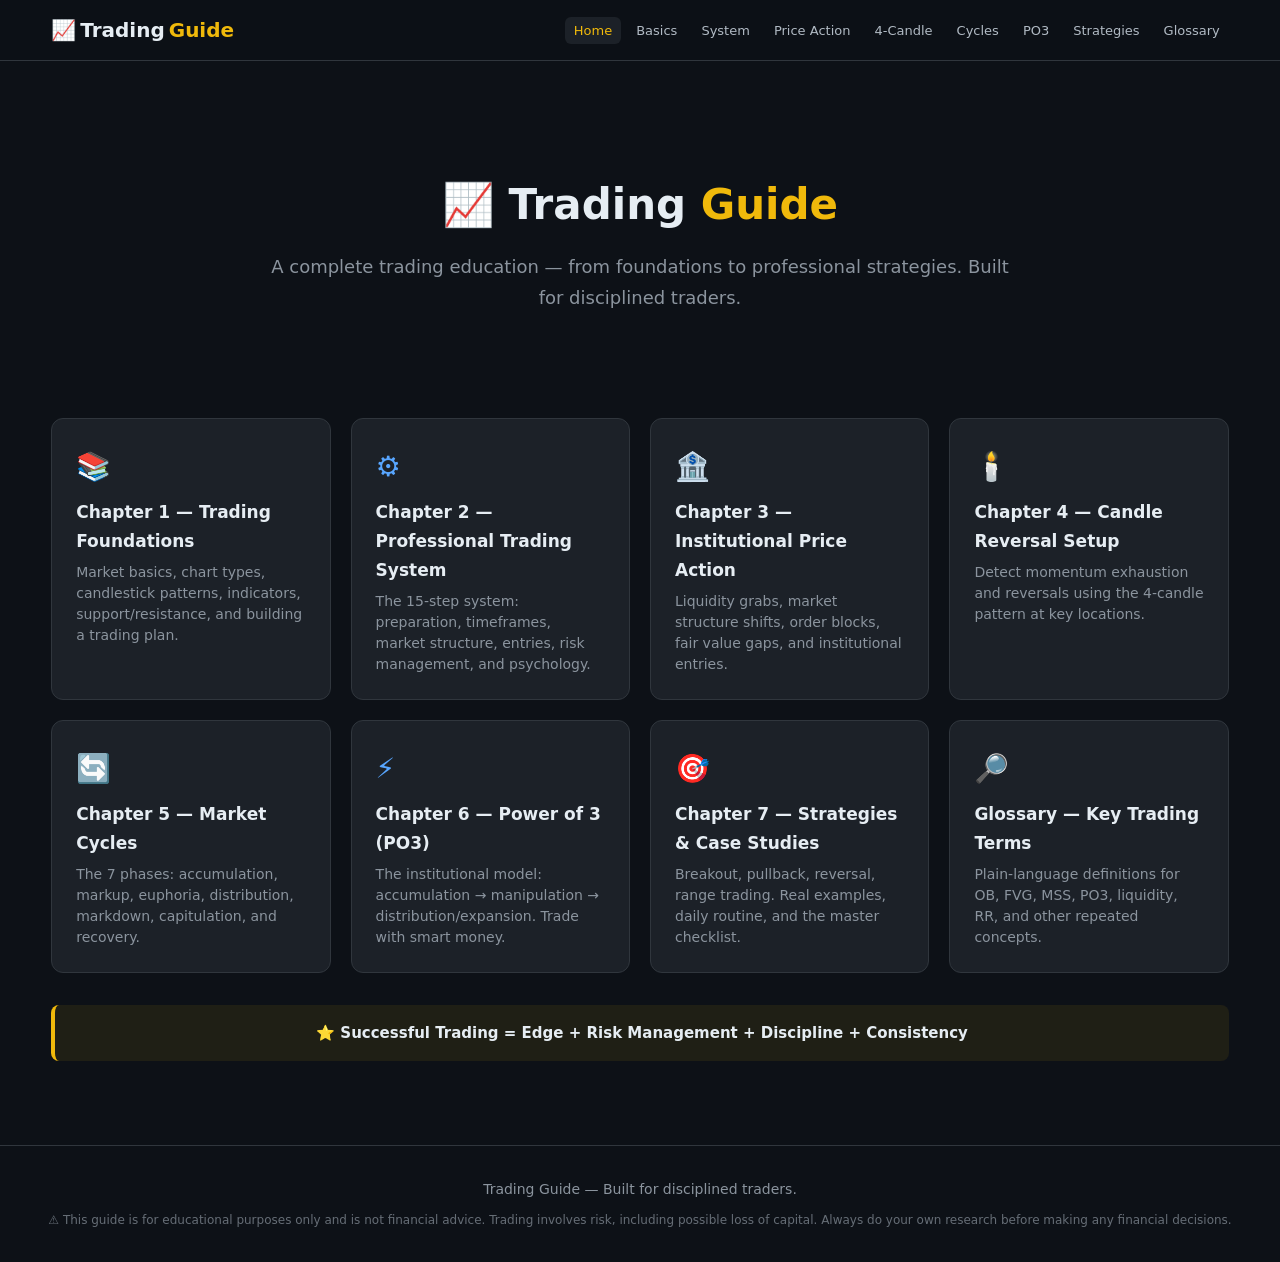
<file: index.html>
<!DOCTYPE html>
<html lang="en">
<head>
  <meta charset="UTF-8">
  <link rel="icon" type="image/svg+xml" href="favicon.svg">
  <meta name="viewport" content="width=device-width, initial-scale=1.0">
  <title>Trading Guide — Master the Market</title>
  <link rel="stylesheet" href="styles.css">
</head>
<body>

  <nav class="navbar">
    <div class="navbar-inner">
      <a href="index.html" class="nav-logo"><span aria-hidden="true">📈</span> Trading <span>Guide</span></a>
      <button class="nav-toggle" onclick="document.querySelector('.nav-links').classList.toggle('open')" aria-label="Toggle menu">
        <span></span><span></span><span></span>
      </button>
      <ul class="nav-links">
        <li><a href="index.html" class="active">Home</a></li>
        <li><a href="TradingGuidePage1/TradingGuidePage1.html">Basics</a></li>
        <li><a href="TradingGuidePage2/TradingGuidePage2.html">System</a></li>
        <li><a href="TradingGuidePage3/TradingGuidePage3.html">Price Action</a></li>
        <li><a href="TradingGuidePage4/TradingGuidePage4.html">4-Candle</a></li>
        <li><a href="TradingGuidePage5/TradingGuidePage5.html">Cycles</a></li>
        <li><a href="TradingGuidePage6/TradingGuidePage6.html">PO3</a></li>
        <li><a href="TradingGuidePage7/TradingGuidePage7.html">Strategies</a></li>
        <li><a href="glossary.html">Glossary</a></li>
      </ul>
    </div>
  </nav>

  <main class="main-content">

    <div class="hero">
      <h1>📈 Trading <span>Guide</span></h1>
      <p>A complete trading education — from foundations to professional strategies. Built for disciplined traders.</p>
    </div>

    <div class="chapter-grid">

      <a href="TradingGuidePage1/TradingGuidePage1.html" class="chapter-card">
        <div class="chapter-num">📚</div>
        <h3>Chapter 1 — Trading Foundations</h3>
        <p>Market basics, chart types, candlestick patterns, indicators, support/resistance, and building a trading plan.</p>
      </a>

      <a href="TradingGuidePage2/TradingGuidePage2.html" class="chapter-card">
        <div class="chapter-num">⚙️</div>
        <h3>Chapter 2 — Professional Trading System</h3>
        <p>The 15-step system: preparation, timeframes, market structure, entries, risk management, and psychology.</p>
      </a>

      <a href="TradingGuidePage3/TradingGuidePage3.html" class="chapter-card">
        <div class="chapter-num">🏦</div>
        <h3>Chapter 3 — Institutional Price Action</h3>
        <p>Liquidity grabs, market structure shifts, order blocks, fair value gaps, and institutional entries.</p>
      </a>

      <a href="TradingGuidePage4/TradingGuidePage4.html" class="chapter-card">
        <div class="chapter-num">🕯️</div>
        <h3>Chapter 4 — Candle Reversal Setup</h3>
        <p>Detect momentum exhaustion and reversals using the 4-candle pattern at key locations.</p>
      </a>

      <a href="TradingGuidePage5/TradingGuidePage5.html" class="chapter-card">
        <div class="chapter-num">🔄</div>
        <h3>Chapter 5 — Market Cycles</h3>
        <p>The 7 phases: accumulation, markup, euphoria, distribution, markdown, capitulation, and recovery.</p>
      </a>

      <a href="TradingGuidePage6/TradingGuidePage6.html" class="chapter-card">
        <div class="chapter-num">⚡</div>
        <h3>Chapter 6 — Power of 3 (PO3)</h3>
        <p>The institutional model: accumulation → manipulation → distribution/expansion. Trade with smart money.</p>
      </a>

      <a href="TradingGuidePage7/TradingGuidePage7.html" class="chapter-card">
        <div class="chapter-num">🎯</div>
        <h3>Chapter 7 — Strategies & Case Studies</h3>
        <p>Breakout, pullback, reversal, range trading. Real examples, daily routine, and the master checklist.</p>
      </a>

      <a href="glossary.html" class="chapter-card">
        <div class="chapter-num">🔎</div>
        <h3>Glossary — Key Trading Terms</h3>
        <p>Plain-language definitions for OB, FVG, MSS, PO3, liquidity, RR, and other repeated concepts.</p>
      </a>

    </div>

    <div class="callout callout-gold text-center feature-callout">
      <strong>⭐ Successful Trading = Edge + Risk Management + Discipline + Consistency</strong>
    </div>

  </main>

  <footer class="footer">
    <p>Trading Guide — Built for disciplined traders.</p>
    <p class="disclaimer">⚠ This guide is for educational purposes only and is not financial advice. Trading involves risk, including possible loss of capital. Always do your own research before making any financial decisions.</p>
  </footer>

</body>
</html>
</file>
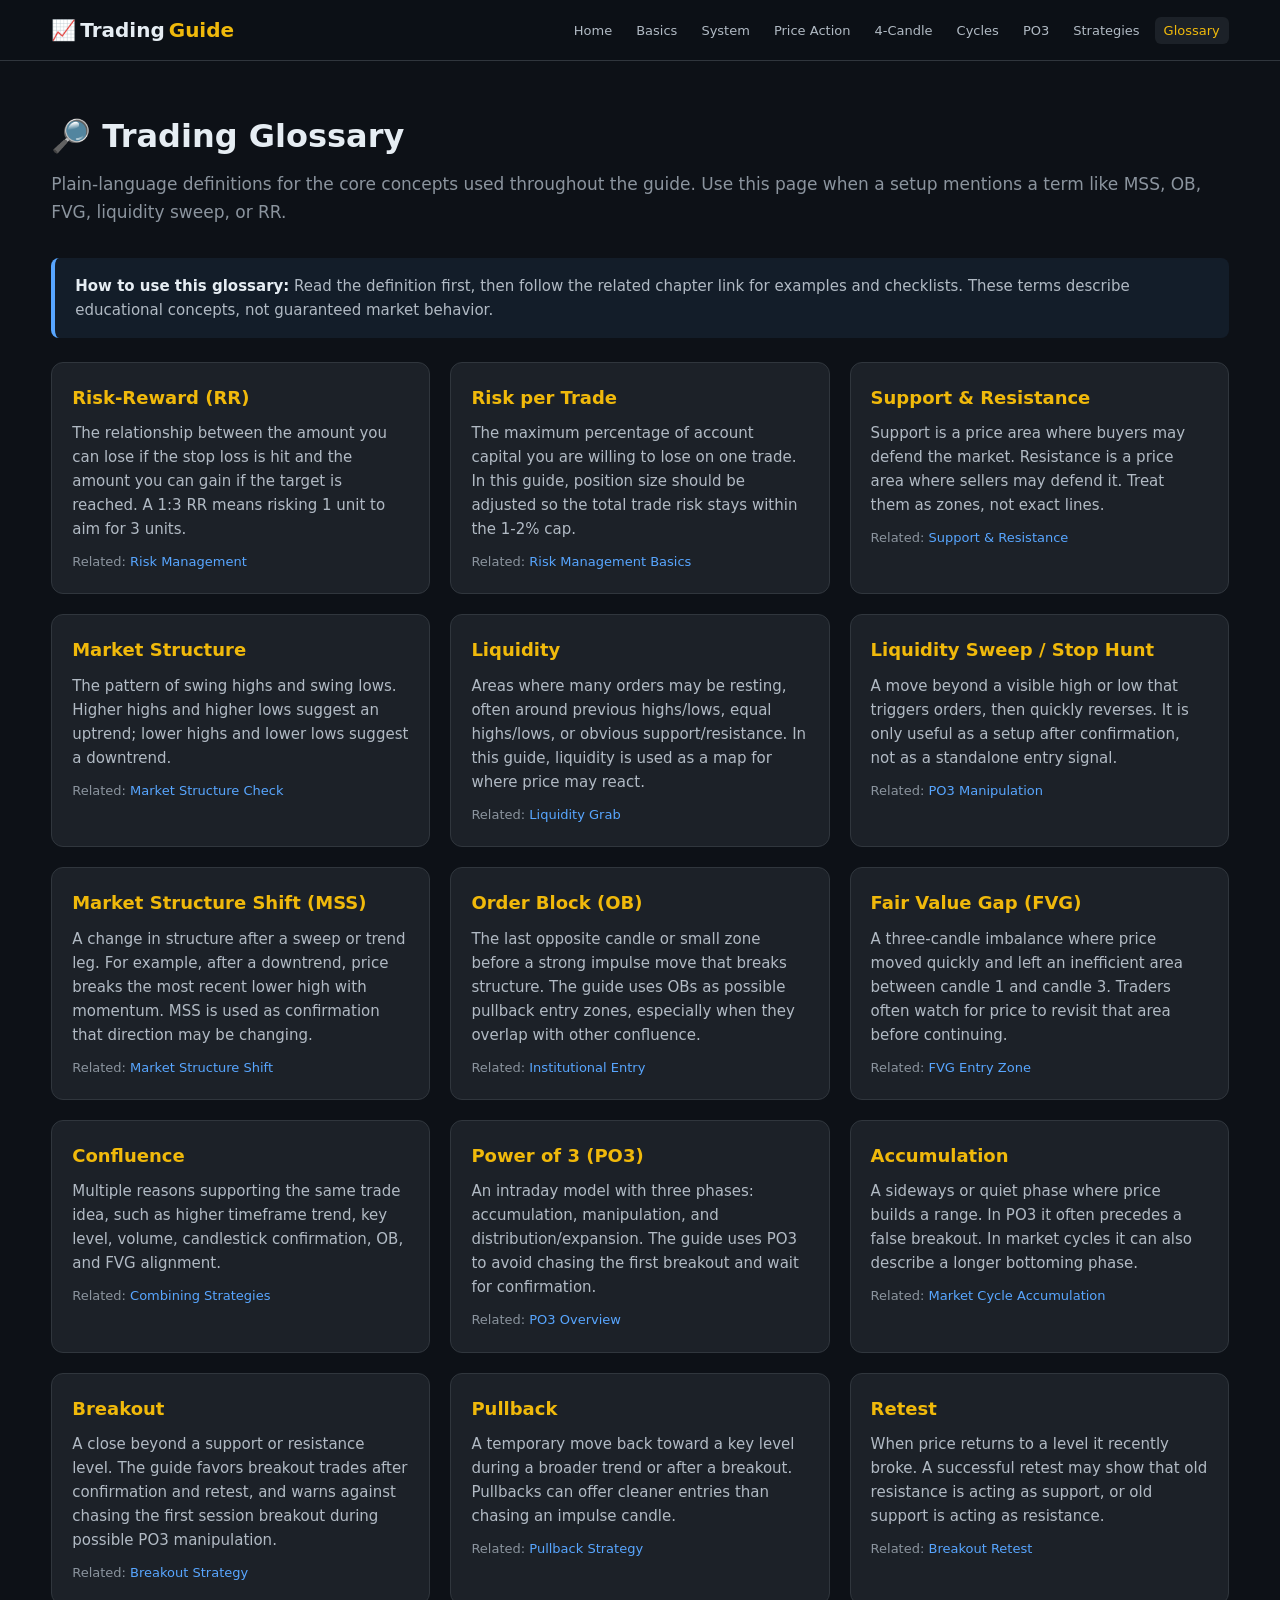
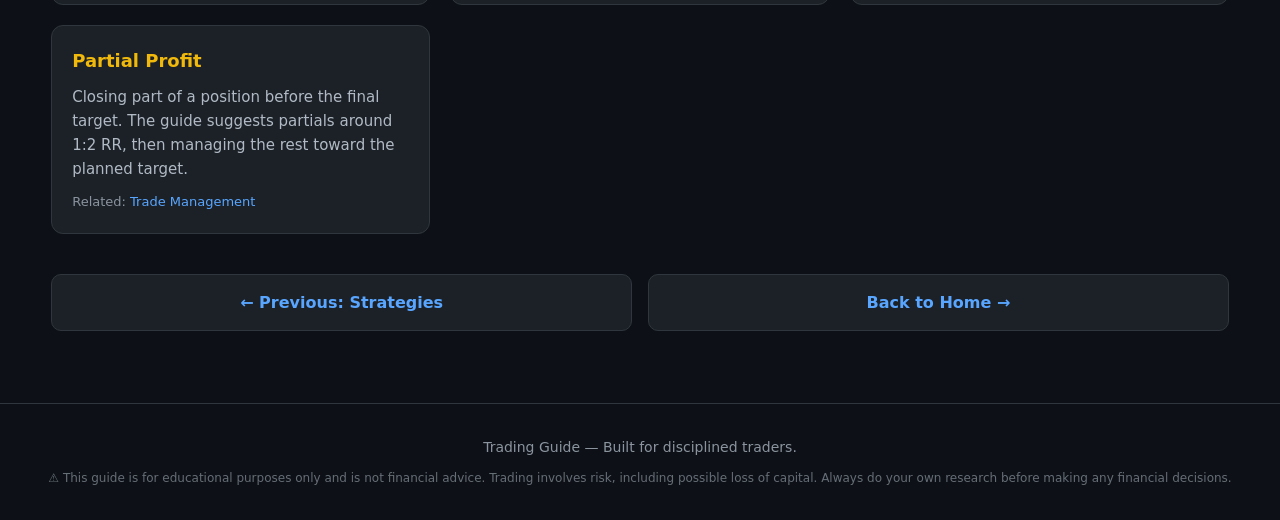
<file: glossary.html>
<!DOCTYPE html>
<html lang="en">
<head>
  <meta charset="UTF-8">
  <link rel="icon" type="image/svg+xml" href="favicon.svg">
  <meta name="viewport" content="width=device-width, initial-scale=1.0">
  <title>Trading Glossary — Trading Guide</title>
  <link rel="stylesheet" href="styles.css">
</head>
<body>

  <nav class="navbar">
    <div class="navbar-inner">
      <a href="index.html" class="nav-logo"><span aria-hidden="true">📈</span> Trading <span>Guide</span></a>
      <button class="nav-toggle" onclick="document.querySelector('.nav-links').classList.toggle('open')" aria-label="Toggle menu">
        <span></span><span></span><span></span>
      </button>
      <ul class="nav-links">
        <li><a href="index.html">Home</a></li>
        <li><a href="TradingGuidePage1/TradingGuidePage1.html">Basics</a></li>
        <li><a href="TradingGuidePage2/TradingGuidePage2.html">System</a></li>
        <li><a href="TradingGuidePage3/TradingGuidePage3.html">Price Action</a></li>
        <li><a href="TradingGuidePage4/TradingGuidePage4.html">4-Candle</a></li>
        <li><a href="TradingGuidePage5/TradingGuidePage5.html">Cycles</a></li>
        <li><a href="TradingGuidePage6/TradingGuidePage6.html">PO3</a></li>
        <li><a href="TradingGuidePage7/TradingGuidePage7.html">Strategies</a></li>
        <li><a href="glossary.html" class="active">Glossary</a></li>
      </ul>
    </div>
  </nav>

  <main class="main-content">

    <h1 class="page-title"><span aria-hidden="true">🔎</span> Trading Glossary</h1>
    <p class="page-subtitle">Plain-language definitions for the core concepts used throughout the guide. Use this page when a setup mentions a term like MSS, OB, FVG, liquidity sweep, or RR.</p>

    <div class="callout callout-blue mb-3">
      <strong>How to use this glossary:</strong> Read the definition first, then follow the related chapter link for examples and checklists. These terms describe educational concepts, not guaranteed market behavior.
    </div>

    <div class="glossary-grid">

      <article class="glossary-term" id="risk-reward">
        <h2>Risk-Reward (RR)</h2>
        <p>The relationship between the amount you can lose if the stop loss is hit and the amount you can gain if the target is reached. A 1:3 RR means risking 1 unit to aim for 3 units.</p>
        <span class="related">Related: <a href="TradingGuidePage2/TradingGuidePage2.html#risk">Risk Management</a></span>
      </article>

      <article class="glossary-term" id="risk-per-trade">
        <h2>Risk per Trade</h2>
        <p>The maximum percentage of account capital you are willing to lose on one trade. In this guide, position size should be adjusted so the total trade risk stays within the 1-2% cap.</p>
        <span class="related">Related: <a href="TradingGuidePage1/TradingGuidePage1.html#risk-management-basics">Risk Management Basics</a></span>
      </article>

      <article class="glossary-term" id="support-resistance">
        <h2>Support & Resistance</h2>
        <p>Support is a price area where buyers may defend the market. Resistance is a price area where sellers may defend it. Treat them as zones, not exact lines.</p>
        <span class="related">Related: <a href="TradingGuidePage1/TradingGuidePage1.html#support-resistance">Support & Resistance</a></span>
      </article>

      <article class="glossary-term" id="market-structure">
        <h2>Market Structure</h2>
        <p>The pattern of swing highs and swing lows. Higher highs and higher lows suggest an uptrend; lower highs and lower lows suggest a downtrend.</p>
        <span class="related">Related: <a href="TradingGuidePage2/TradingGuidePage2.html#structure">Market Structure Check</a></span>
      </article>

      <article class="glossary-term" id="liquidity">
        <h2>Liquidity</h2>
        <p>Areas where many orders may be resting, often around previous highs/lows, equal highs/lows, or obvious support/resistance. In this guide, liquidity is used as a map for where price may react.</p>
        <span class="related">Related: <a href="TradingGuidePage3/TradingGuidePage3.html#liquidity">Liquidity Grab</a></span>
      </article>

      <article class="glossary-term" id="liquidity-sweep">
        <h2>Liquidity Sweep / Stop Hunt</h2>
        <p>A move beyond a visible high or low that triggers orders, then quickly reverses. It is only useful as a setup after confirmation, not as a standalone entry signal.</p>
        <span class="related">Related: <a href="TradingGuidePage6/TradingGuidePage6.html#manipulation">PO3 Manipulation</a></span>
      </article>

      <article class="glossary-term" id="mss">
        <h2>Market Structure Shift (MSS)</h2>
        <p>A change in structure after a sweep or trend leg. For example, after a downtrend, price breaks the most recent lower high with momentum. MSS is used as confirmation that direction may be changing.</p>
        <span class="related">Related: <a href="TradingGuidePage3/TradingGuidePage3.html#mss">Market Structure Shift</a></span>
      </article>

      <article class="glossary-term" id="order-block">
        <h2>Order Block (OB)</h2>
        <p>The last opposite candle or small zone before a strong impulse move that breaks structure. The guide uses OBs as possible pullback entry zones, especially when they overlap with other confluence.</p>
        <span class="related">Related: <a href="TradingGuidePage3/TradingGuidePage3.html#entry">Institutional Entry</a></span>
      </article>

      <article class="glossary-term" id="fair-value-gap">
        <h2>Fair Value Gap (FVG)</h2>
        <p>A three-candle imbalance where price moved quickly and left an inefficient area between candle 1 and candle 3. Traders often watch for price to revisit that area before continuing.</p>
        <span class="related">Related: <a href="TradingGuidePage3/TradingGuidePage3.html#entry">FVG Entry Zone</a></span>
      </article>

      <article class="glossary-term" id="confluence">
        <h2>Confluence</h2>
        <p>Multiple reasons supporting the same trade idea, such as higher timeframe trend, key level, volume, candlestick confirmation, OB, and FVG alignment.</p>
        <span class="related">Related: <a href="TradingGuidePage7/TradingGuidePage7.html#combining">Combining Strategies</a></span>
      </article>

      <article class="glossary-term" id="po3">
        <h2>Power of 3 (PO3)</h2>
        <p>An intraday model with three phases: accumulation, manipulation, and distribution/expansion. The guide uses PO3 to avoid chasing the first breakout and wait for confirmation.</p>
        <span class="related">Related: <a href="TradingGuidePage6/TradingGuidePage6.html#overview">PO3 Overview</a></span>
      </article>

      <article class="glossary-term" id="accumulation">
        <h2>Accumulation</h2>
        <p>A sideways or quiet phase where price builds a range. In PO3 it often precedes a false breakout. In market cycles it can also describe a longer bottoming phase.</p>
        <span class="related">Related: <a href="TradingGuidePage5/TradingGuidePage5.html#phase1">Market Cycle Accumulation</a></span>
      </article>

      <article class="glossary-term" id="breakout">
        <h2>Breakout</h2>
        <p>A close beyond a support or resistance level. The guide favors breakout trades after confirmation and retest, and warns against chasing the first session breakout during possible PO3 manipulation.</p>
        <span class="related">Related: <a href="TradingGuidePage7/TradingGuidePage7.html#breakout">Breakout Strategy</a></span>
      </article>

      <article class="glossary-term" id="pullback">
        <h2>Pullback</h2>
        <p>A temporary move back toward a key level during a broader trend or after a breakout. Pullbacks can offer cleaner entries than chasing an impulse candle.</p>
        <span class="related">Related: <a href="TradingGuidePage7/TradingGuidePage7.html#pullback">Pullback Strategy</a></span>
      </article>

      <article class="glossary-term" id="retest">
        <h2>Retest</h2>
        <p>When price returns to a level it recently broke. A successful retest may show that old resistance is acting as support, or old support is acting as resistance.</p>
        <span class="related">Related: <a href="TradingGuidePage7/TradingGuidePage7.html#breakout">Breakout Retest</a></span>
      </article>

      <article class="glossary-term" id="partials">
        <h2>Partial Profit</h2>
        <p>Closing part of a position before the final target. The guide suggests partials around 1:2 RR, then managing the rest toward the planned target.</p>
        <span class="related">Related: <a href="TradingGuidePage2/TradingGuidePage2.html#management">Trade Management</a></span>
      </article>

    </div>

    <div class="page-nav">
      <a href="TradingGuidePage7/TradingGuidePage7.html">← Previous: Strategies</a>
      <a href="index.html">Back to Home →</a>
    </div>

  </main>

  <footer class="footer">
    <p>Trading Guide — Built for disciplined traders.</p>
    <p class="disclaimer">⚠ This guide is for educational purposes only and is not financial advice. Trading involves risk, including possible loss of capital. Always do your own research before making any financial decisions.</p>
  </footer>

</body>
</html>
</file>
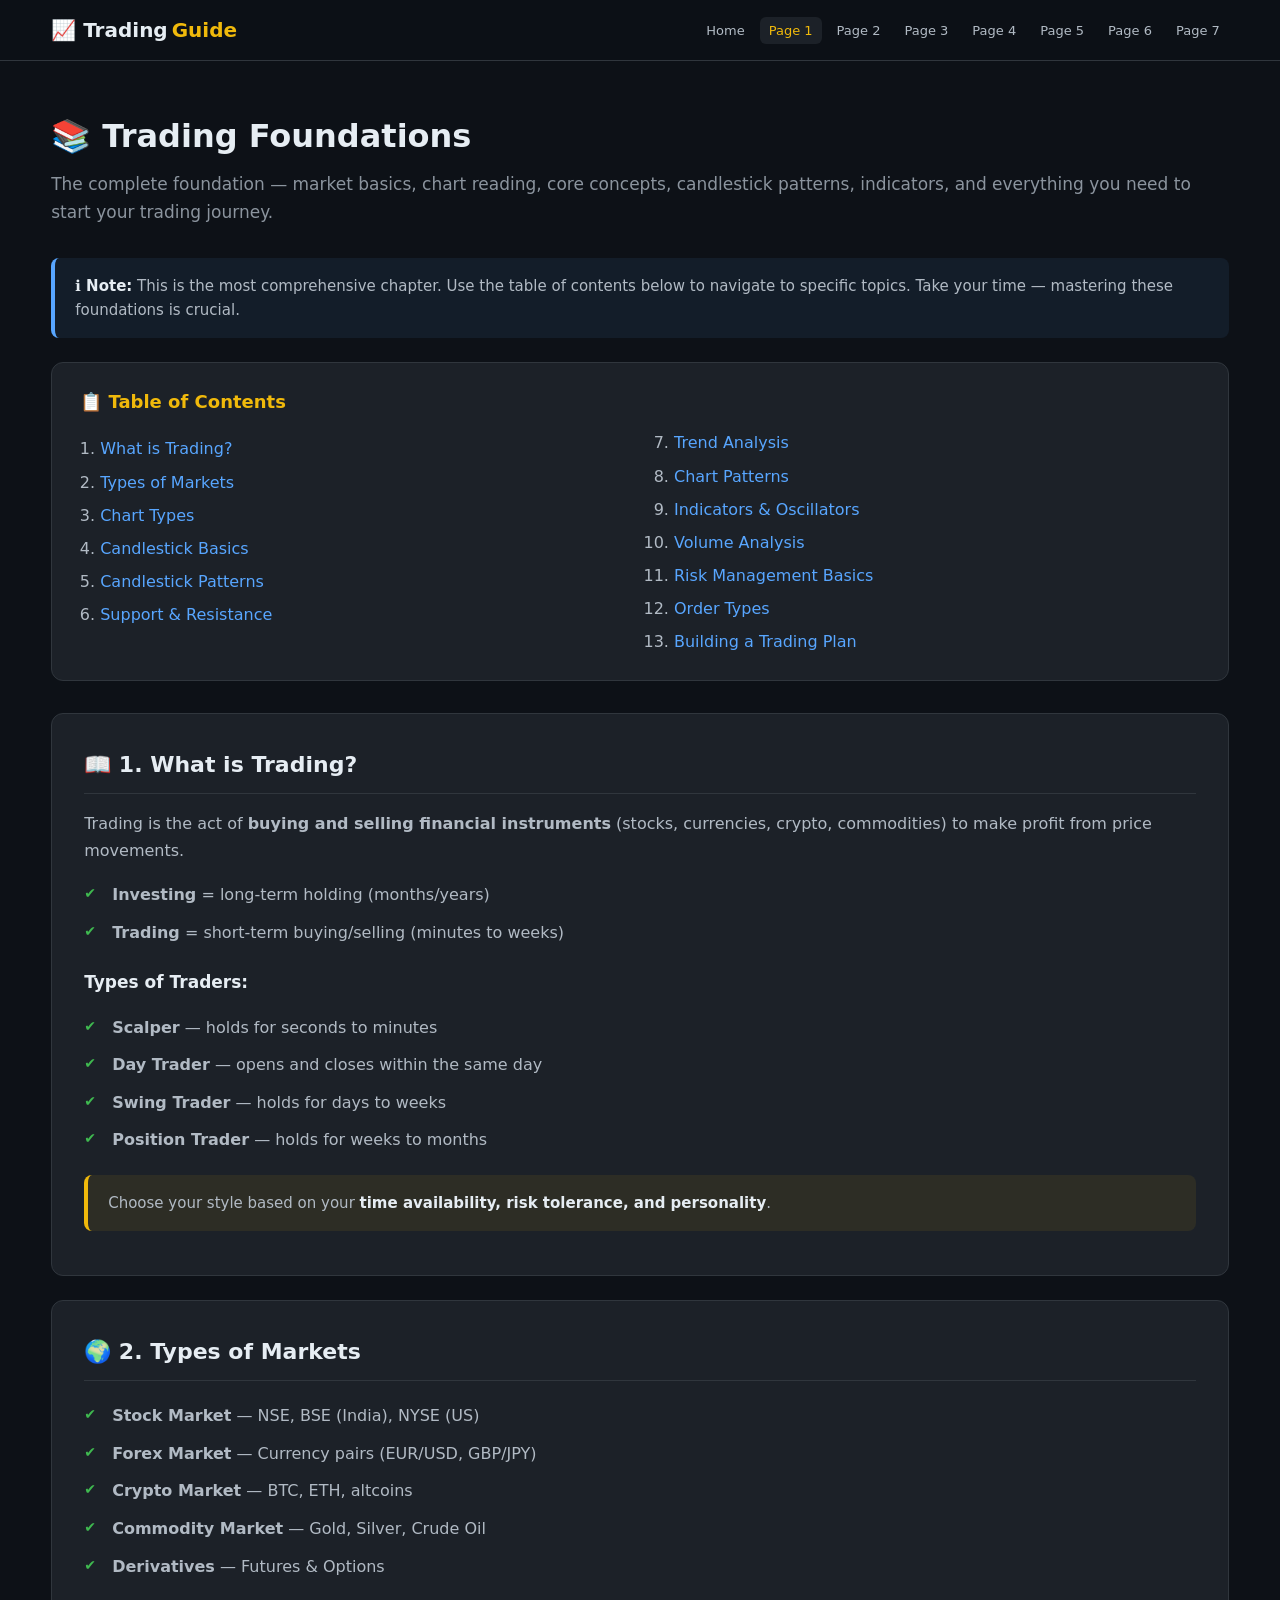
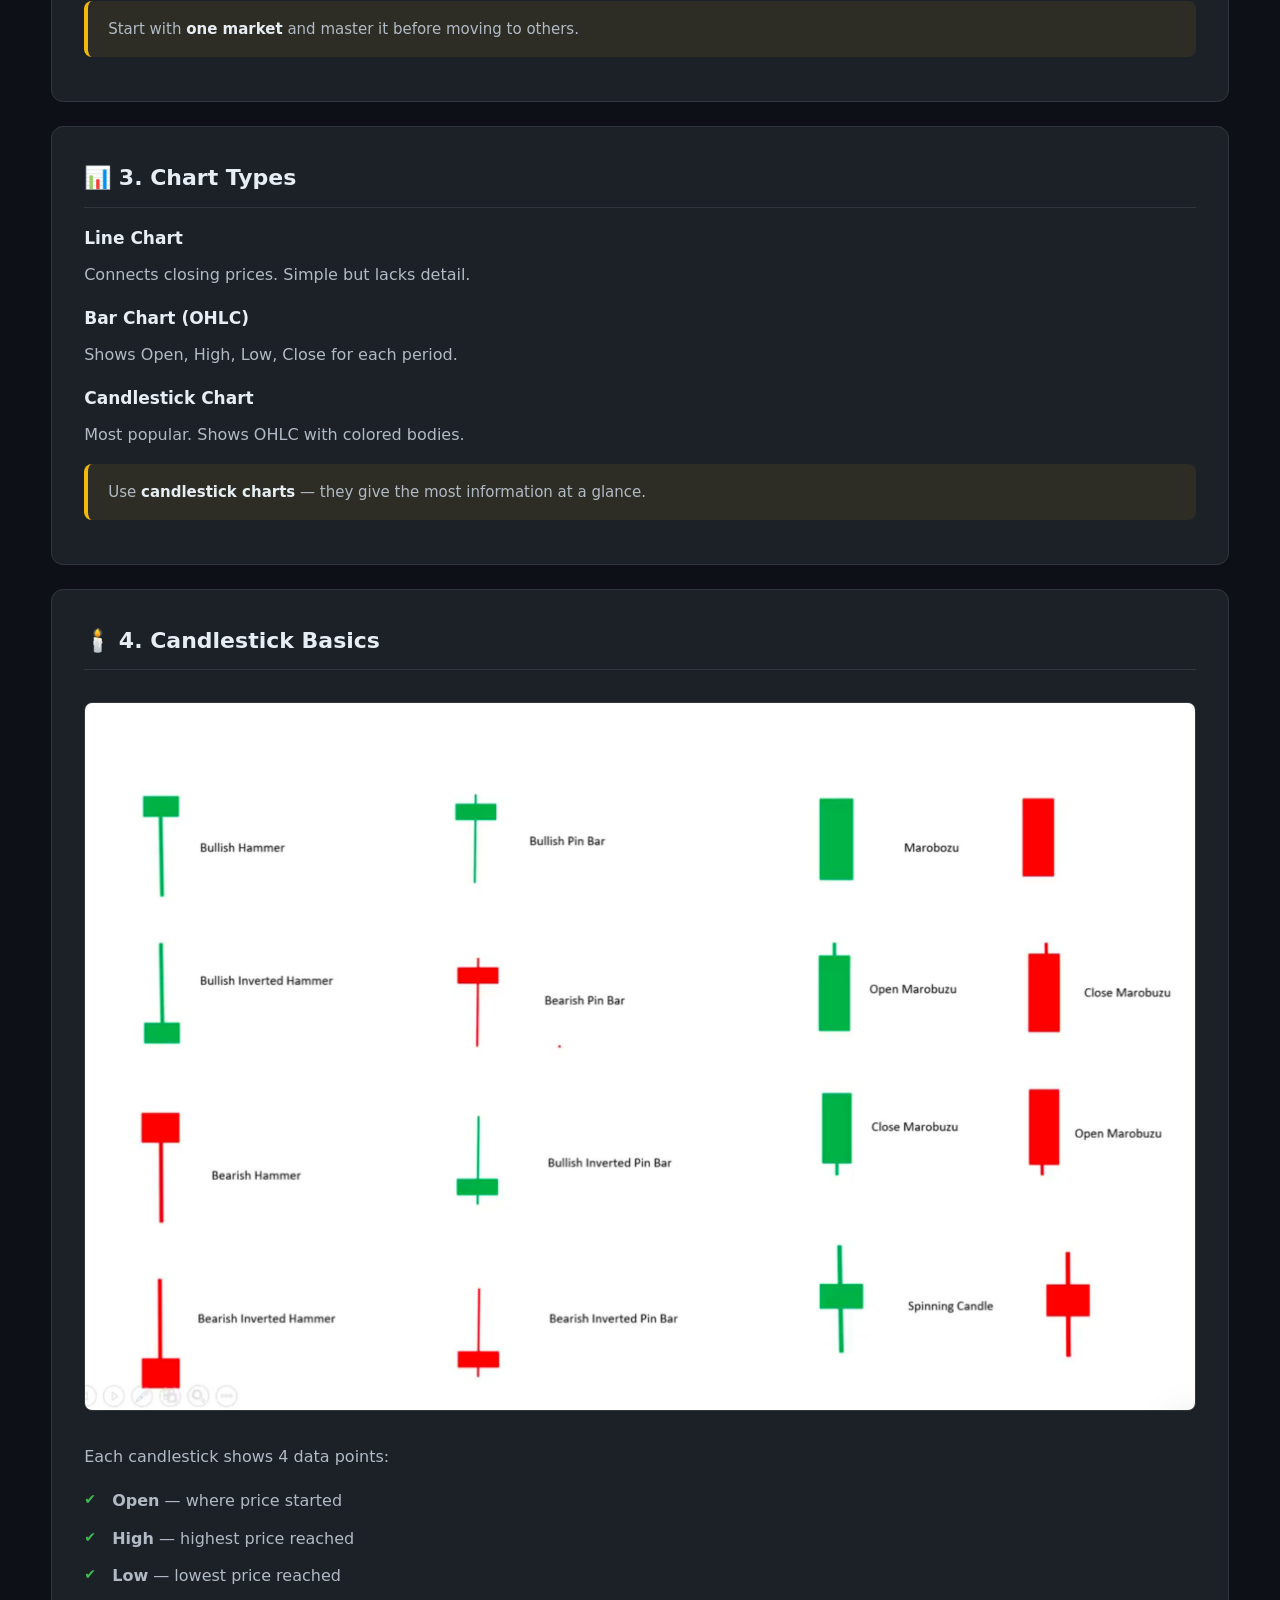
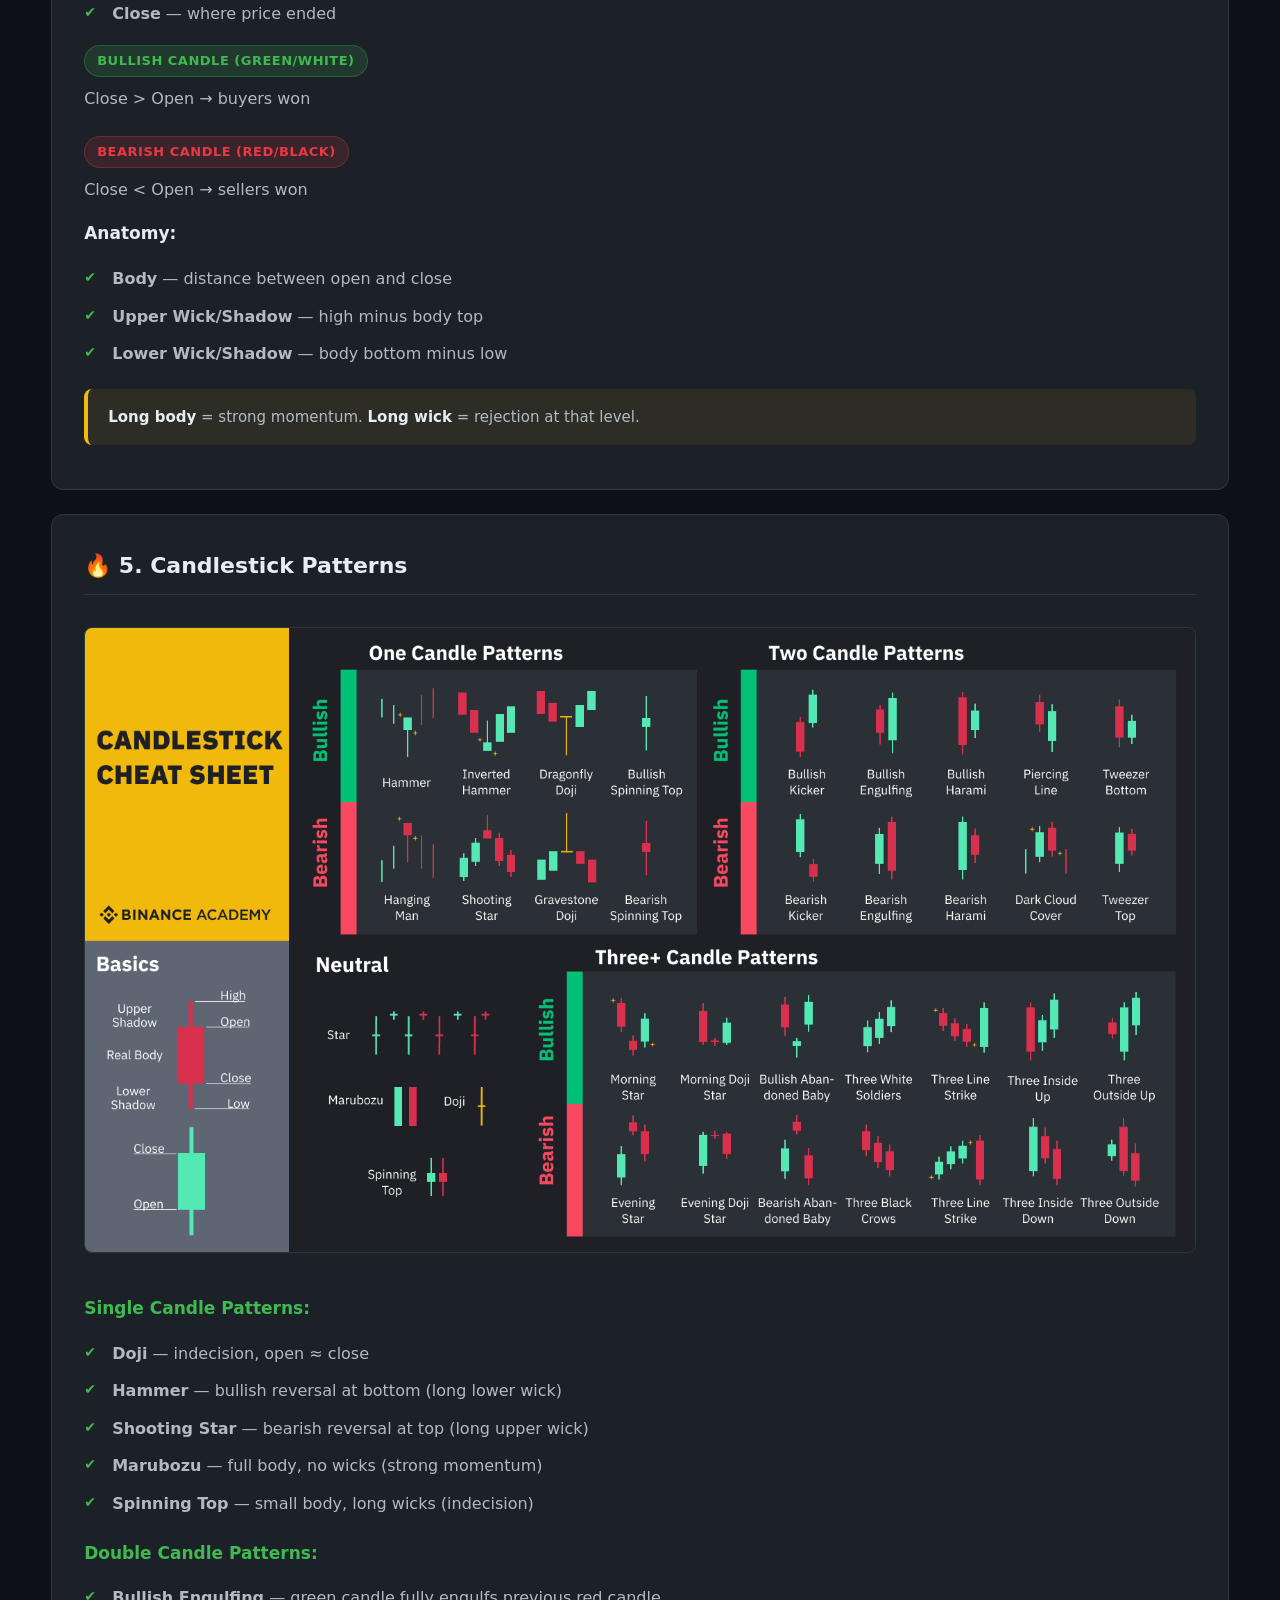
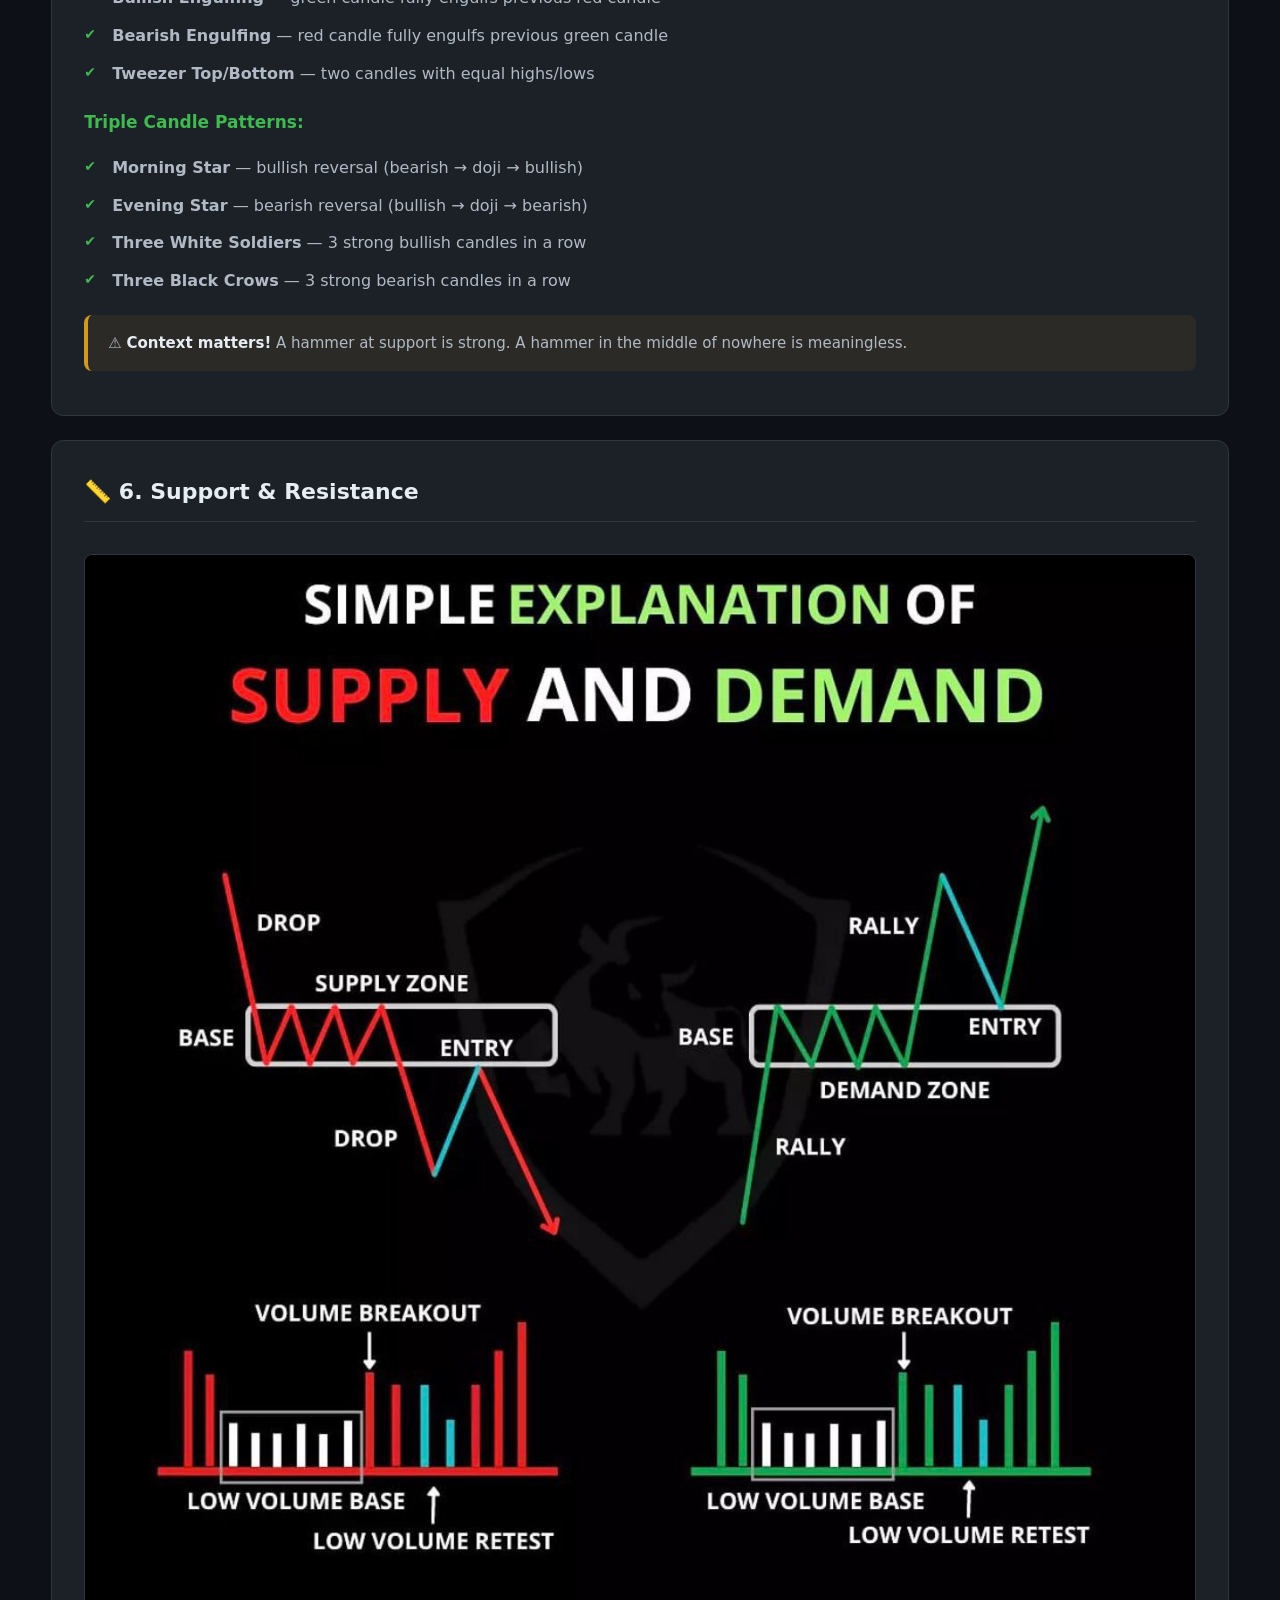
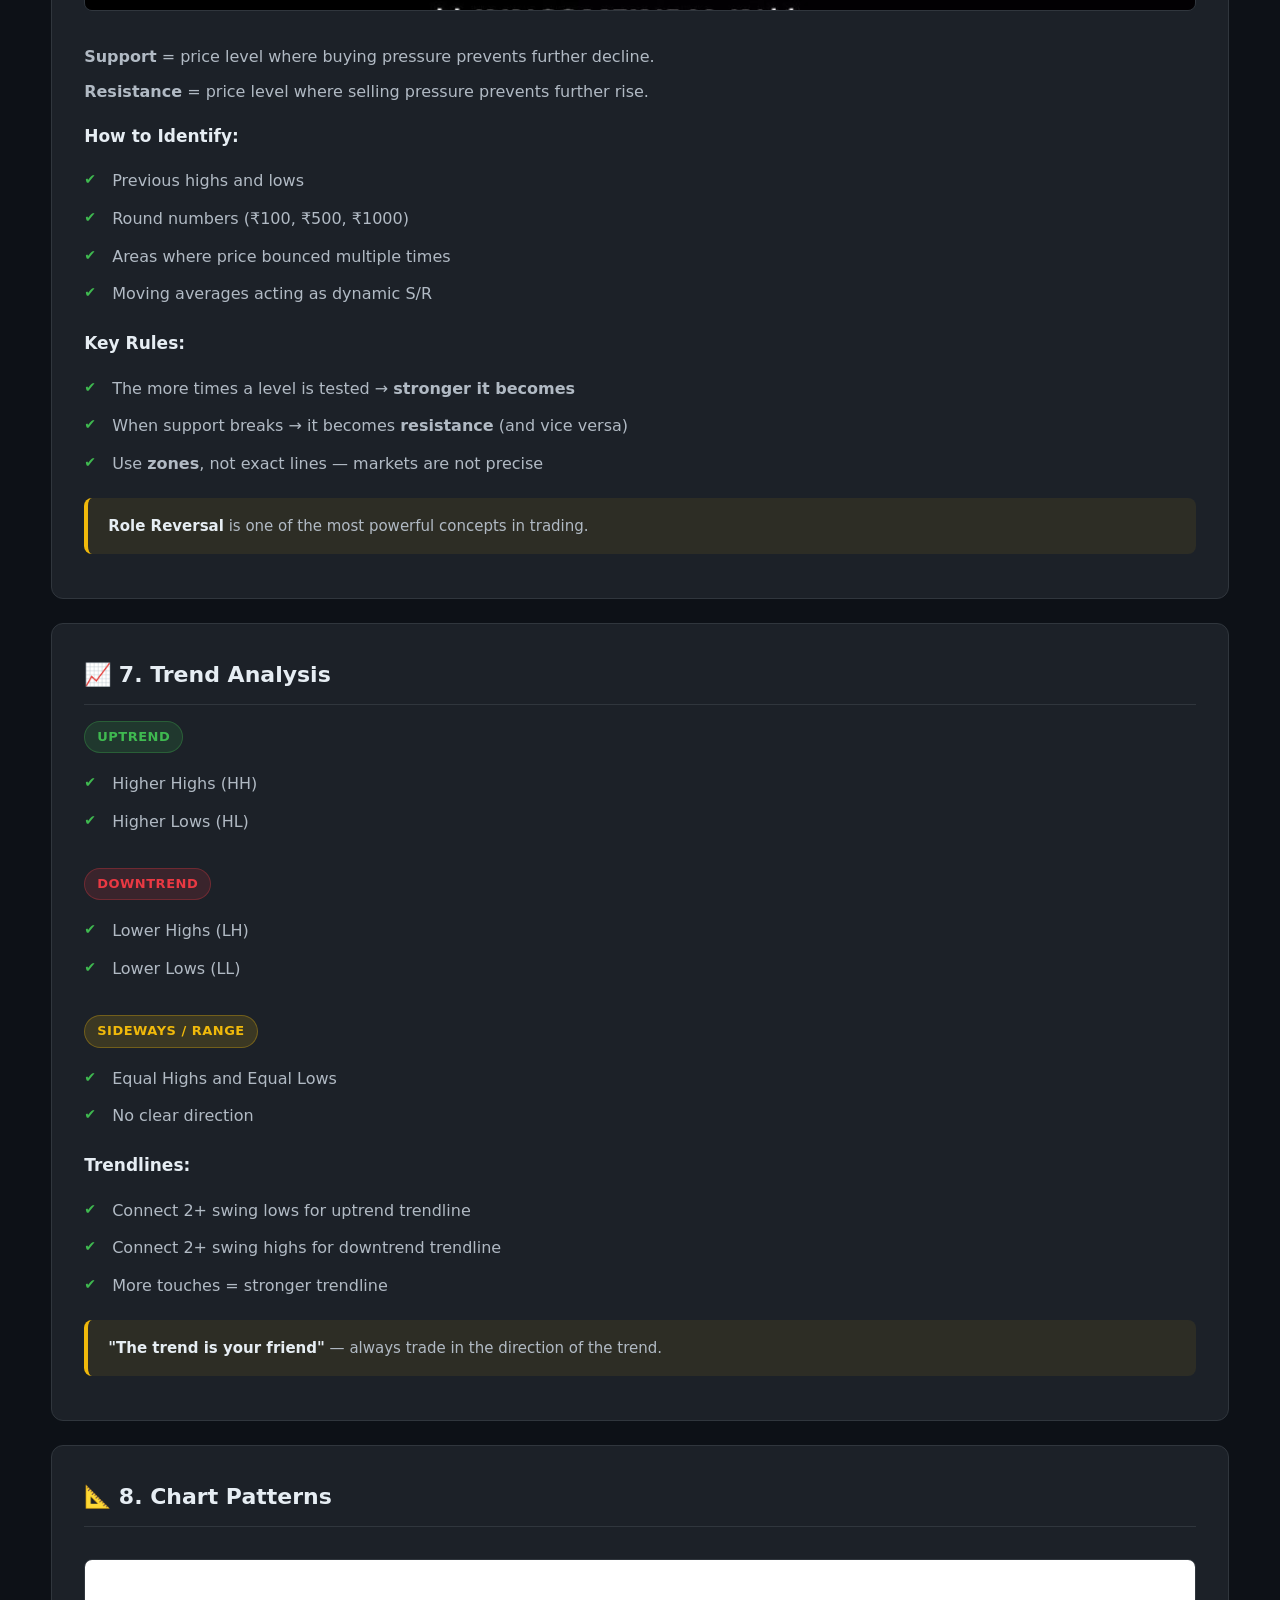
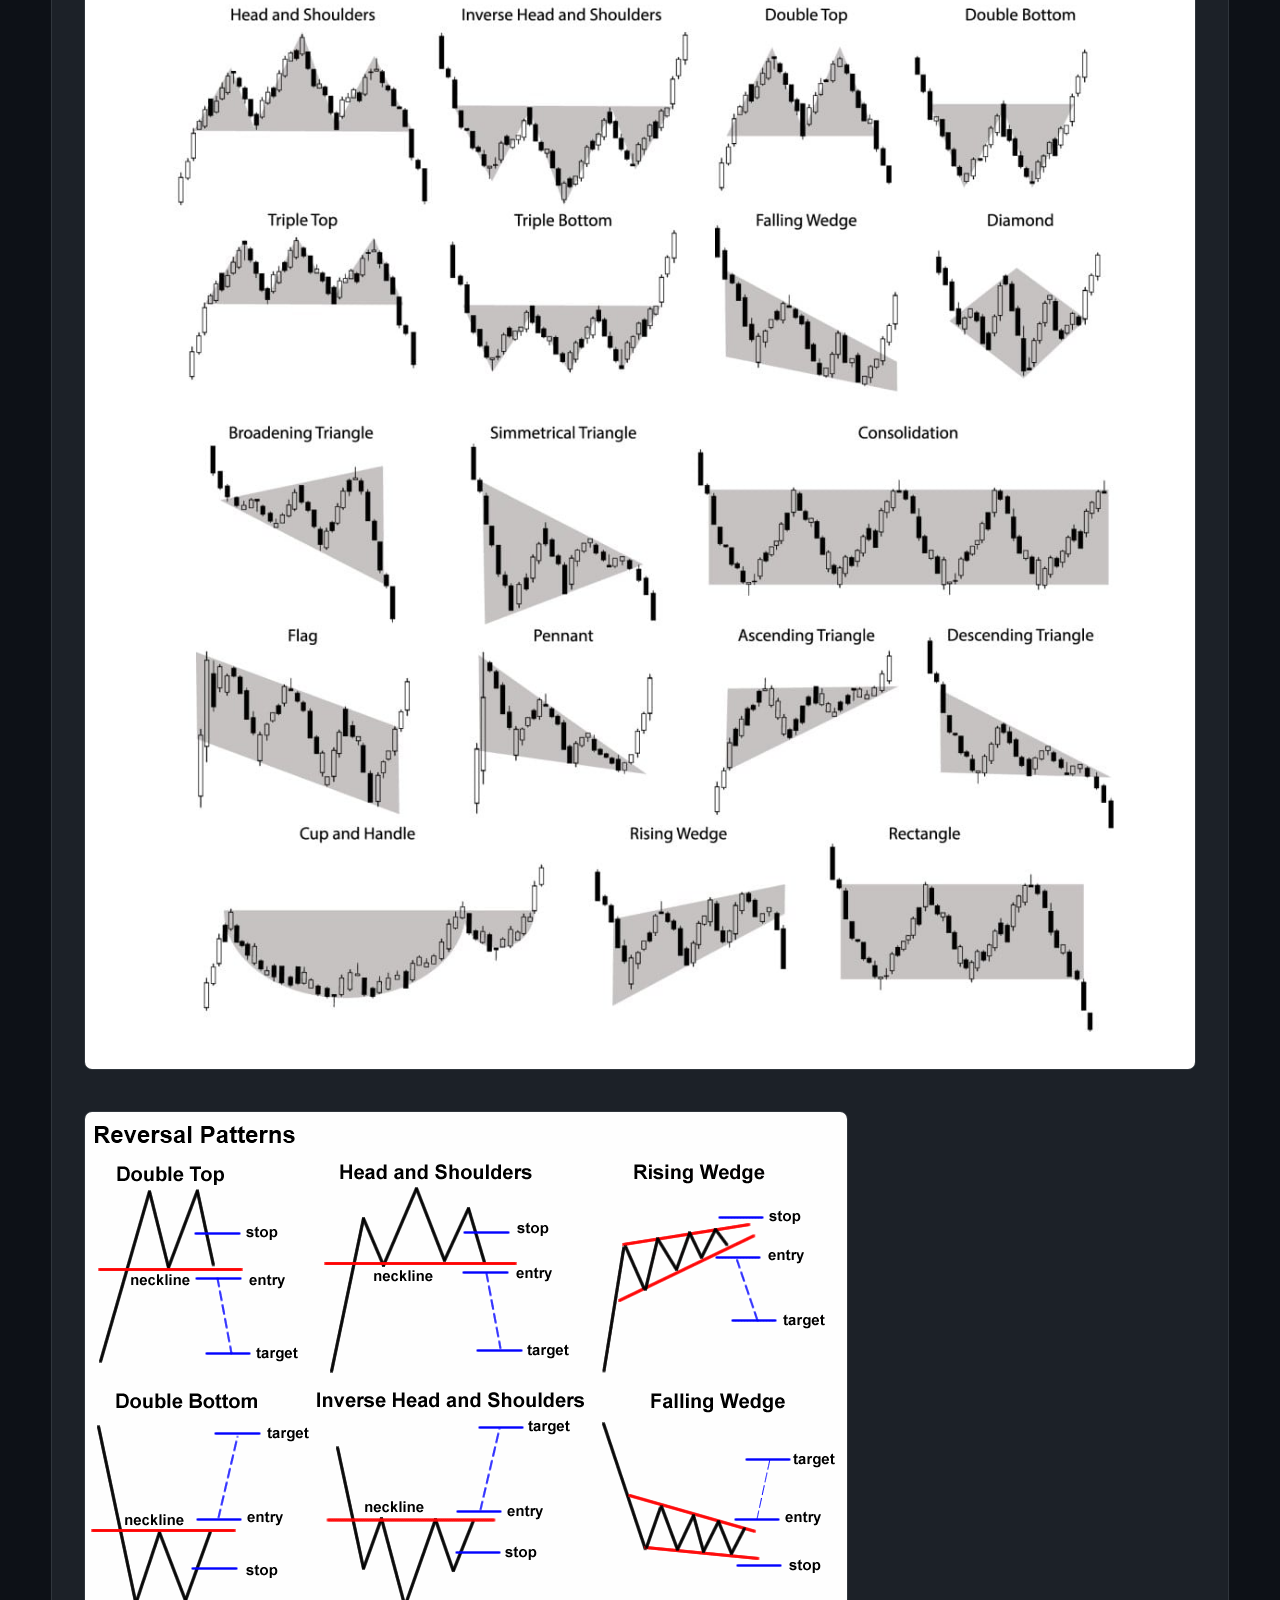
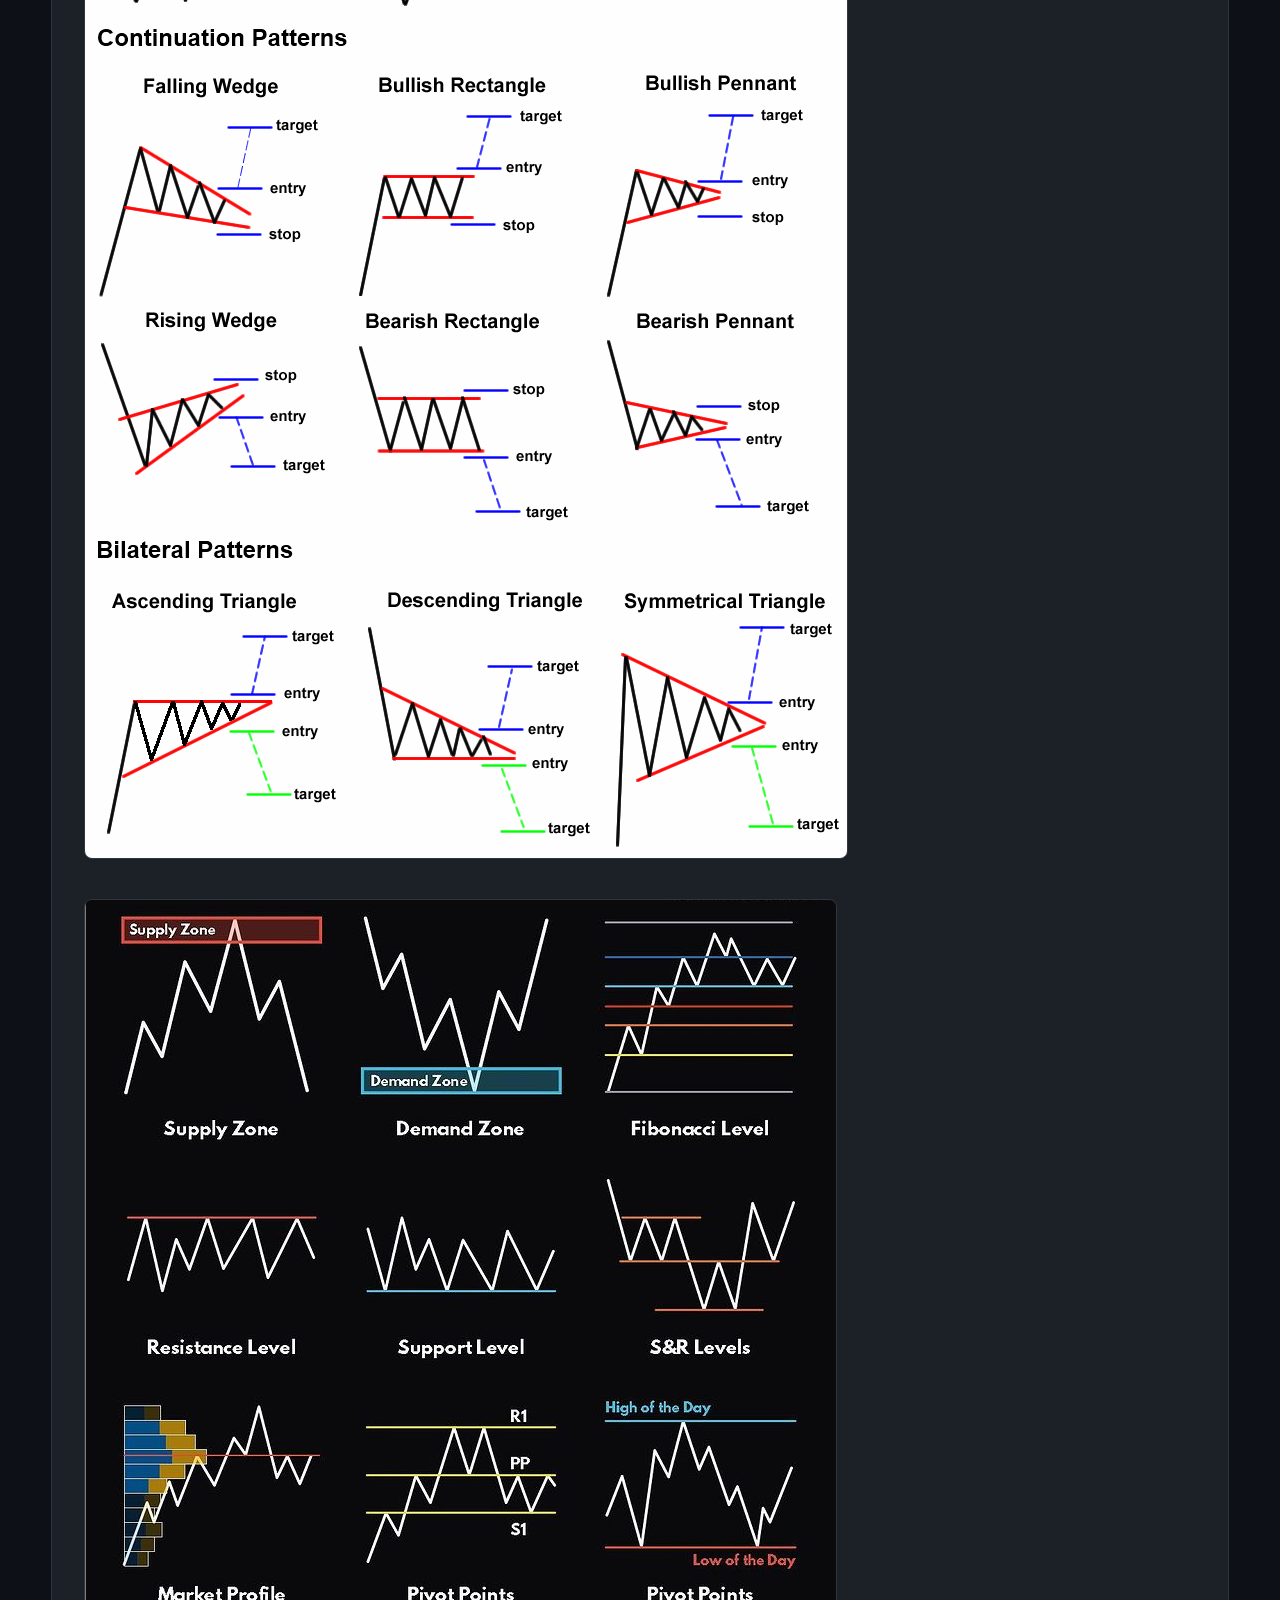
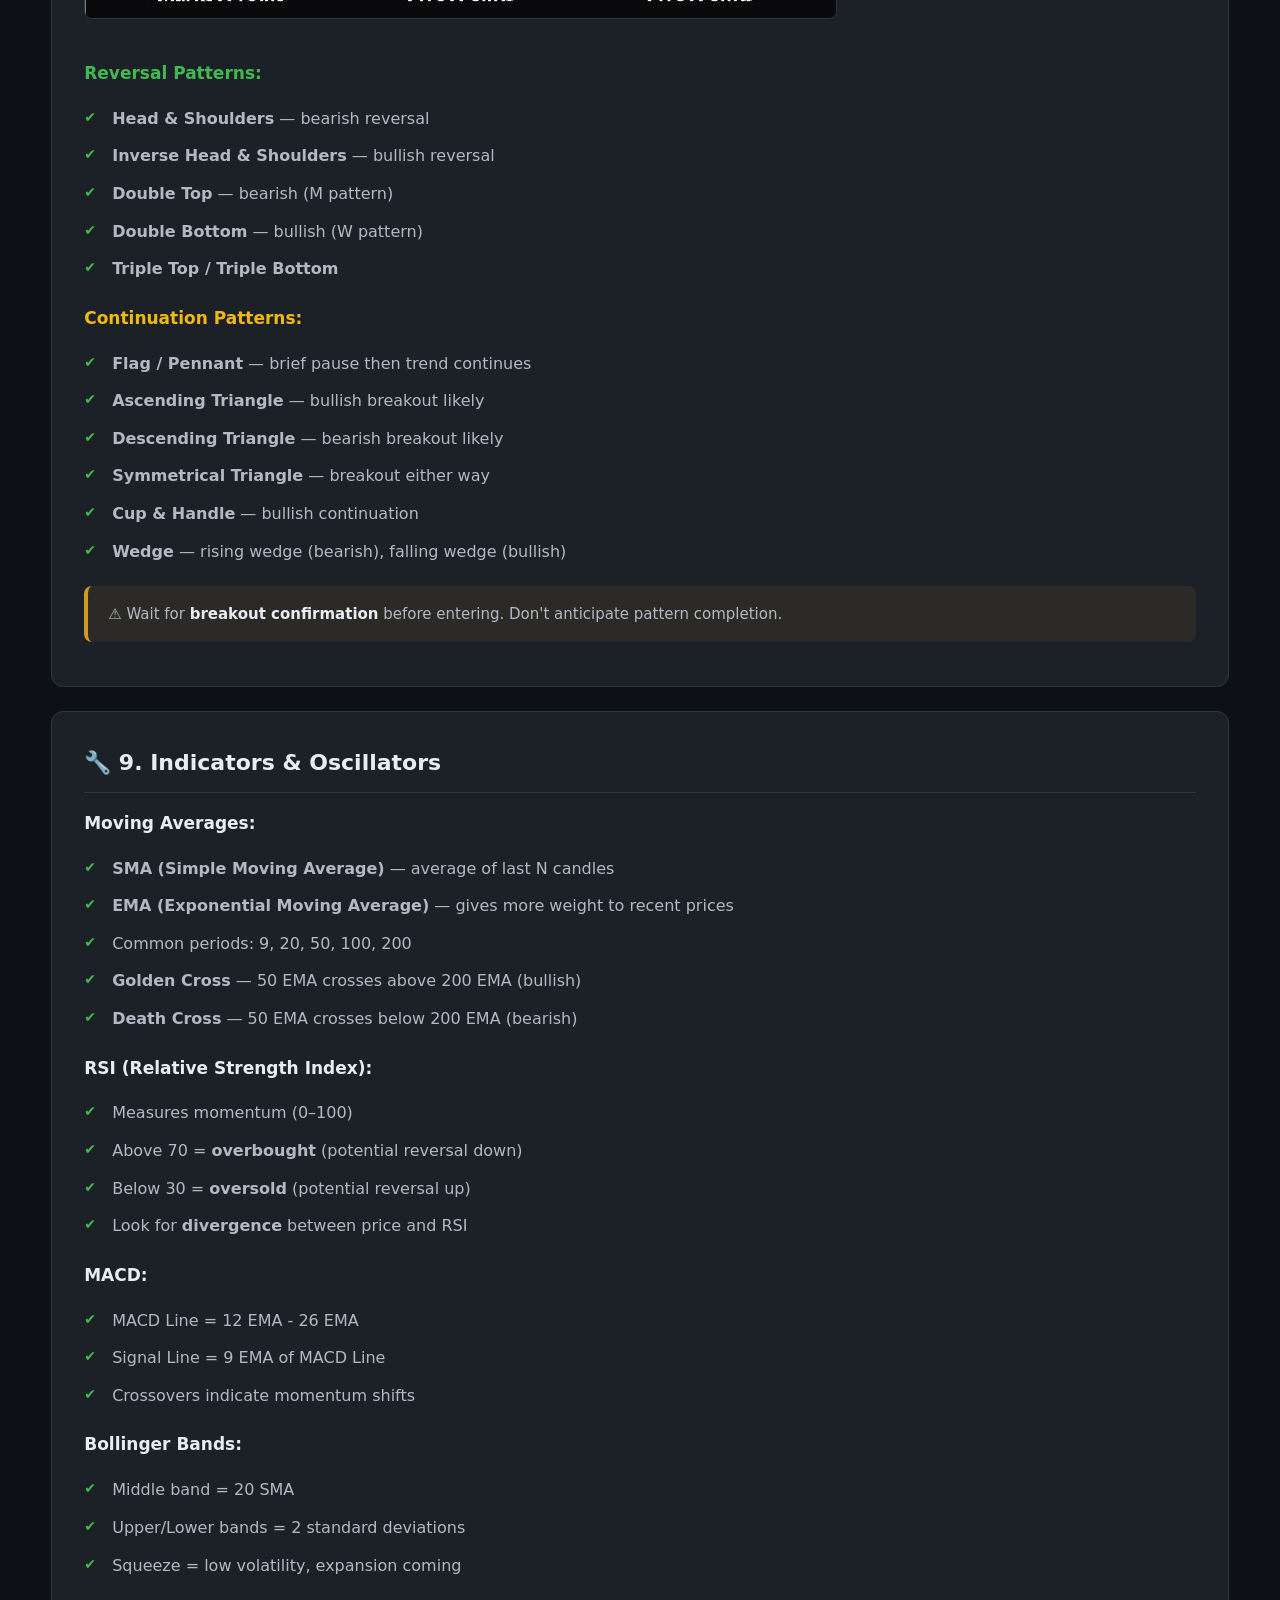
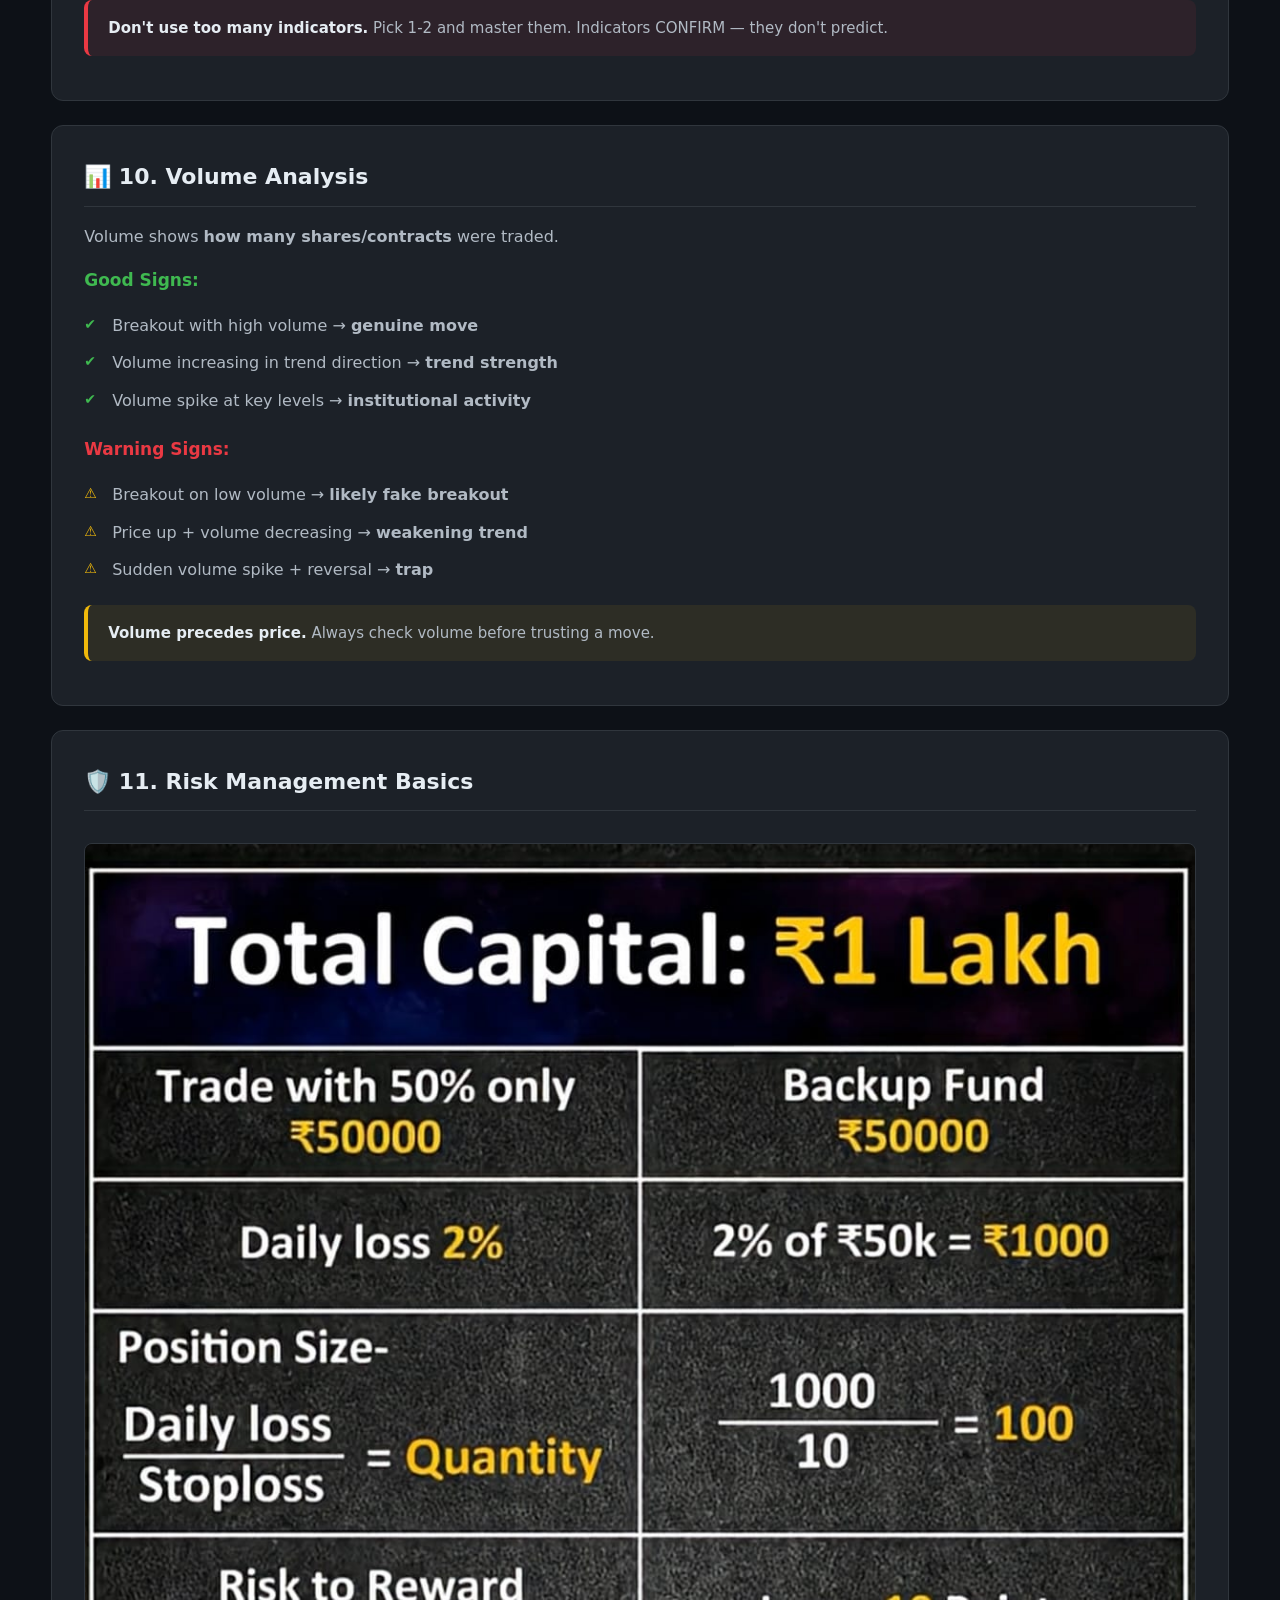
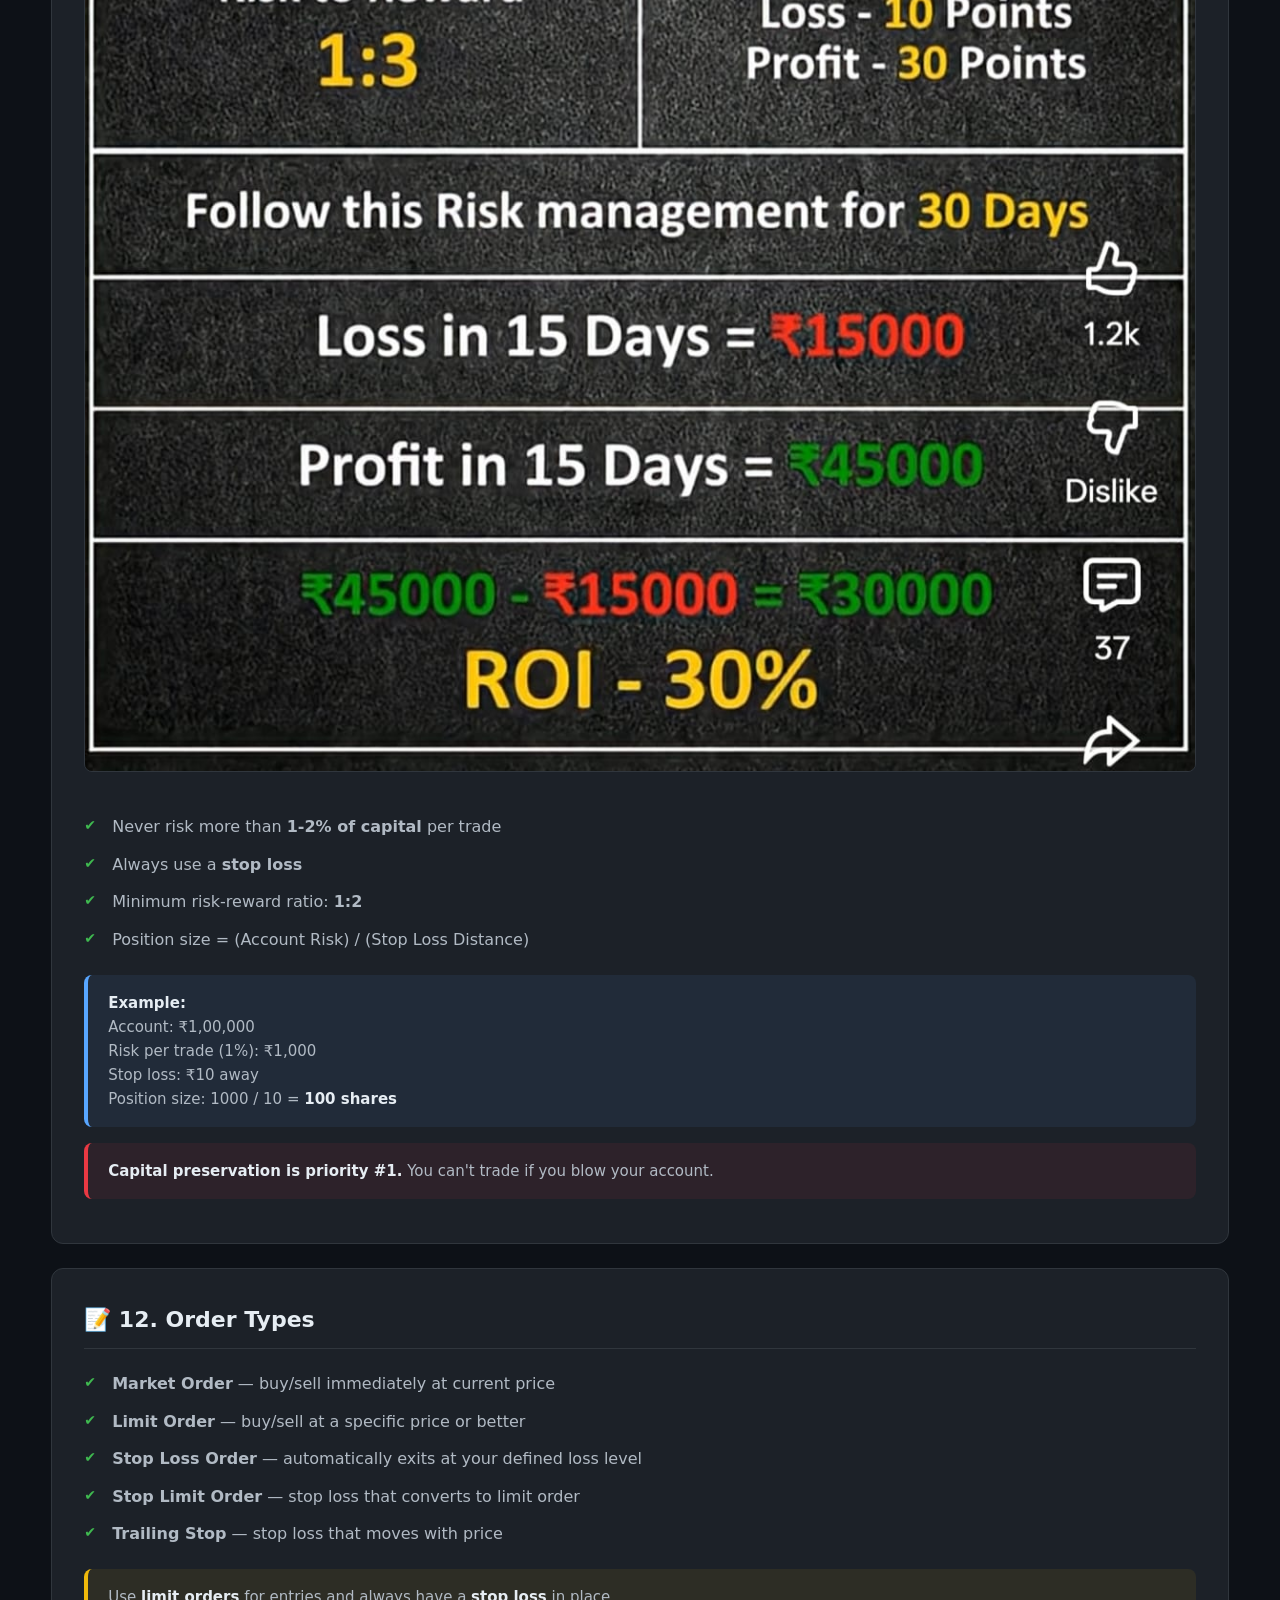
<file: TradingGuidePage1.html>
<!DOCTYPE html>
<html lang="en">
<head>
  <meta charset="UTF-8">
  <meta name="viewport" content="width=device-width, initial-scale=1.0">
  <title>Trading Foundations — Trading Guide</title>
  <link rel="stylesheet" href="styles.css">
  <style>
    .section-card img {
      max-width: 100%;
      height: auto;
      border-radius: 8px;
      margin: 16px 0;
      border: 1px solid var(--border-color);
    }
  </style>
</head>
<body>

  <!-- Navigation -->
  <nav class="navbar">
    <div class="navbar-inner">
      <a href="index.html" class="nav-logo">📈 Trading <span>Guide</span></a>
      <button class="nav-toggle" onclick="document.querySelector('.nav-links').classList.toggle('open')" aria-label="Toggle menu">
        <span></span><span></span><span></span>
      </button>
      <ul class="nav-links">
        <li><a href="index.html">Home</a></li>
        <li><a href="TradingGuidePage1.html" class="active">Page 1</a></li>
        <li><a href="TradingGuidePage2.html">Page 2</a></li>
        <li><a href="TradingGuidePage3/TradingGuidePage3.html">Page 3</a></li>
        <li><a href="TradingGuidePage4/TradingGuidePage4.html">Page 4</a></li>
        <li><a href="TradingGuidePage5/TradingGuidePage5.html">Page 5</a></li>
        <li><a href="TradingGuidePage6/TradingGuidePage6.html">Page 6</a></li>
        <li><a href="TradingGuidePage7/TradingGuidePage7.html">Page 7</a></li>
      </ul>
    </div>
  </nav>

  <main class="main-content">

    <h1 class="page-title">📚 Trading Foundations</h1>
    <p class="page-subtitle">The complete foundation — market basics, chart reading, core concepts, candlestick patterns, indicators, and everything you need to start your trading journey.</p>

    <div class="callout callout-blue mb-3">
      <strong>ℹ️ Note:</strong> This is the most comprehensive chapter. Use the table of contents below to navigate to specific topics. Take your time — mastering these foundations is crucial.
    </div>

    <!-- Table of Contents -->
    <div class="toc">
      <h3>📋 Table of Contents</h3>
      <ol>
        <li><a href="#what-is-trading">What is Trading?</a></li>
        <li><a href="#types-of-markets">Types of Markets</a></li>
        <li><a href="#chart-types">Chart Types</a></li>
        <li><a href="#candlestick-basics">Candlestick Basics</a></li>
        <li><a href="#candlestick-patterns">Candlestick Patterns</a></li>
        <li><a href="#support-resistance">Support & Resistance</a></li>
        <li><a href="#trend-analysis">Trend Analysis</a></li>
        <li><a href="#chart-patterns">Chart Patterns</a></li>
        <li><a href="#indicators">Indicators & Oscillators</a></li>
        <li><a href="#volume-analysis">Volume Analysis</a></li>
        <li><a href="#risk-management-basics">Risk Management Basics</a></li>
        <li><a href="#order-types">Order Types</a></li>
        <li><a href="#trading-plan">Building a Trading Plan</a></li>
      </ol>
    </div>

    <!-- Section 1 -->
    <div class="section-card" id="what-is-trading">
      <h2>📖 1. What is Trading?</h2>
      <p>Trading is the act of <strong>buying and selling financial instruments</strong> (stocks, currencies, crypto, commodities) to make profit from price movements.</p>
      <ul class="checklist">
        <li><strong>Investing</strong> = long-term holding (months/years)</li>
        <li><strong>Trading</strong> = short-term buying/selling (minutes to weeks)</li>
      </ul>
      <h3>Types of Traders:</h3>
      <ul class="checklist">
        <li><strong>Scalper</strong> — holds for seconds to minutes</li>
        <li><strong>Day Trader</strong> — opens and closes within the same day</li>
        <li><strong>Swing Trader</strong> — holds for days to weeks</li>
        <li><strong>Position Trader</strong> — holds for weeks to months</li>
      </ul>
      <div class="callout callout-gold mt-2">
        Choose your style based on your <strong>time availability, risk tolerance, and personality</strong>.
      </div>
    </div>

    <!-- Section 2 -->
    <div class="section-card" id="types-of-markets">
      <h2>🌍 2. Types of Markets</h2>
      <ul class="checklist">
        <li><strong>Stock Market</strong> — NSE, BSE (India), NYSE (US)</li>
        <li><strong>Forex Market</strong> — Currency pairs (EUR/USD, GBP/JPY)</li>
        <li><strong>Crypto Market</strong> — BTC, ETH, altcoins</li>
        <li><strong>Commodity Market</strong> — Gold, Silver, Crude Oil</li>
        <li><strong>Derivatives</strong> — Futures & Options</li>
      </ul>
      <div class="callout callout-gold mt-2">
        Start with <strong>one market</strong> and master it before moving to others.
      </div>
    </div>

    <!-- Section 3 -->
    <div class="section-card" id="chart-types">
      <h2>📊 3. Chart Types</h2>
      <h3>Line Chart</h3>
      <p>Connects closing prices. Simple but lacks detail.</p>
      <h3>Bar Chart (OHLC)</h3>
      <p>Shows Open, High, Low, Close for each period.</p>
      <h3>Candlestick Chart</h3>
      <p>Most popular. Shows OHLC with colored bodies.</p>
      <div class="callout callout-gold mt-2">
        Use <strong>candlestick charts</strong> — they give the most information at a glance.
      </div>
    </div>

    <!-- Section 4 -->
    <div class="section-card" id="candlestick-basics">
      <h2>🕯️ 4. Candlestick Basics</h2>
      <img src="images/candlestick-psychology.png" alt="Candlestick Psychology">
      <p>Each candlestick shows 4 data points:</p>
      <ul class="checklist">
        <li><strong>Open</strong> — where price started</li>
        <li><strong>High</strong> — highest price reached</li>
        <li><strong>Low</strong> — lowest price reached</li>
        <li><strong>Close</strong> — where price ended</li>
      </ul>
      <span class="label label-bullish">Bullish Candle (Green/White)</span>
      <p>Close > Open → buyers won</p>
      <span class="label label-bearish mt-2">Bearish Candle (Red/Black)</span>
      <p>Close < Open → sellers won</p>
      <h3 class="mt-2">Anatomy:</h3>
      <ul class="checklist">
        <li><strong>Body</strong> — distance between open and close</li>
        <li><strong>Upper Wick/Shadow</strong> — high minus body top</li>
        <li><strong>Lower Wick/Shadow</strong> — body bottom minus low</li>
      </ul>
      <div class="callout callout-gold mt-2">
        <strong>Long body</strong> = strong momentum. <strong>Long wick</strong> = rejection at that level.
      </div>
    </div>

    <!-- Section 5 -->
    <div class="section-card" id="candlestick-patterns">
      <h2>🔥 5. Candlestick Patterns</h2>
      <img src="images/candlestick-cheat-sheet.jpg" alt="Candlestick Patterns Cheat Sheet">

      <h3 class="text-green">Single Candle Patterns:</h3>
      <ul class="checklist">
        <li><strong>Doji</strong> — indecision, open ≈ close</li>
        <li><strong>Hammer</strong> — bullish reversal at bottom (long lower wick)</li>
        <li><strong>Shooting Star</strong> — bearish reversal at top (long upper wick)</li>
        <li><strong>Marubozu</strong> — full body, no wicks (strong momentum)</li>
        <li><strong>Spinning Top</strong> — small body, long wicks (indecision)</li>
      </ul>

      <h3 class="text-green mt-2">Double Candle Patterns:</h3>
      <ul class="checklist">
        <li><strong>Bullish Engulfing</strong> — green candle fully engulfs previous red candle</li>
        <li><strong>Bearish Engulfing</strong> — red candle fully engulfs previous green candle</li>
        <li><strong>Tweezer Top/Bottom</strong> — two candles with equal highs/lows</li>
      </ul>

      <h3 class="text-green mt-2">Triple Candle Patterns:</h3>
      <ul class="checklist">
        <li><strong>Morning Star</strong> — bullish reversal (bearish → doji → bullish)</li>
        <li><strong>Evening Star</strong> — bearish reversal (bullish → doji → bearish)</li>
        <li><strong>Three White Soldiers</strong> — 3 strong bullish candles in a row</li>
        <li><strong>Three Black Crows</strong> — 3 strong bearish candles in a row</li>
      </ul>

      <div class="callout callout-warn mt-2">
        ⚠ <strong>Context matters!</strong> A hammer at support is strong. A hammer in the middle of nowhere is meaningless.
      </div>
    </div>

    <!-- Section 6 -->
    <div class="section-card" id="support-resistance">
      <h2>📏 6. Support & Resistance</h2>
      <img src="images/chart-supply-demand.jpeg" alt="Supply and Demand Zones">
      <p><strong>Support</strong> = price level where buying pressure prevents further decline.</p>
      <p><strong>Resistance</strong> = price level where selling pressure prevents further rise.</p>

      <h3>How to Identify:</h3>
      <ul class="checklist">
        <li>Previous highs and lows</li>
        <li>Round numbers (₹100, ₹500, ₹1000)</li>
        <li>Areas where price bounced multiple times</li>
        <li>Moving averages acting as dynamic S/R</li>
      </ul>

      <h3 class="mt-2">Key Rules:</h3>
      <ul class="checklist">
        <li>The more times a level is tested → <strong>stronger it becomes</strong></li>
        <li>When support breaks → it becomes <strong>resistance</strong> (and vice versa)</li>
        <li>Use <strong>zones</strong>, not exact lines — markets are not precise</li>
      </ul>

      <div class="callout callout-gold mt-2">
        <strong>Role Reversal</strong> is one of the most powerful concepts in trading.
      </div>
    </div>

    <!-- Section 7 -->
    <div class="section-card" id="trend-analysis">
      <h2>📈 7. Trend Analysis</h2>

      <span class="label label-bullish">Uptrend</span>
      <ul class="checklist">
        <li>Higher Highs (HH)</li>
        <li>Higher Lows (HL)</li>
      </ul>

      <span class="label label-bearish mt-2">Downtrend</span>
      <ul class="checklist">
        <li>Lower Highs (LH)</li>
        <li>Lower Lows (LL)</li>
      </ul>

      <span class="label label-warning mt-2">Sideways / Range</span>
      <ul class="checklist">
        <li>Equal Highs and Equal Lows</li>
        <li>No clear direction</li>
      </ul>

      <h3 class="mt-2">Trendlines:</h3>
      <ul class="checklist">
        <li>Connect 2+ swing lows for uptrend trendline</li>
        <li>Connect 2+ swing highs for downtrend trendline</li>
        <li>More touches = stronger trendline</li>
      </ul>

      <div class="callout callout-gold mt-2">
        <strong>"The trend is your friend"</strong> — always trade in the direction of the trend.
      </div>
    </div>

    <!-- Section 8 -->
    <div class="section-card" id="chart-patterns">
      <h2>📐 8. Chart Patterns</h2>
      <img src="images/chart-patterns.jpg" alt="Chart Patterns Reference 1">
      <img src="images/chart-patterns-2.png" alt="Chart Patterns Reference 2">
      <img src="images/chart-patterns-3.png" alt="Chart Patterns Reference 3">

      <h3 class="text-green">Reversal Patterns:</h3>
      <ul class="checklist">
        <li><strong>Head & Shoulders</strong> — bearish reversal</li>
        <li><strong>Inverse Head & Shoulders</strong> — bullish reversal</li>
        <li><strong>Double Top</strong> — bearish (M pattern)</li>
        <li><strong>Double Bottom</strong> — bullish (W pattern)</li>
        <li><strong>Triple Top / Triple Bottom</strong></li>
      </ul>

      <h3 class="text-gold mt-2">Continuation Patterns:</h3>
      <ul class="checklist">
        <li><strong>Flag / Pennant</strong> — brief pause then trend continues</li>
        <li><strong>Ascending Triangle</strong> — bullish breakout likely</li>
        <li><strong>Descending Triangle</strong> — bearish breakout likely</li>
        <li><strong>Symmetrical Triangle</strong> — breakout either way</li>
        <li><strong>Cup & Handle</strong> — bullish continuation</li>
        <li><strong>Wedge</strong> — rising wedge (bearish), falling wedge (bullish)</li>
      </ul>

      <div class="callout callout-warn mt-2">
        ⚠ Wait for <strong>breakout confirmation</strong> before entering. Don't anticipate pattern completion.
      </div>
    </div>

    <!-- Section 9 -->
    <div class="section-card" id="indicators">
      <h2>🔧 9. Indicators & Oscillators</h2>

      <h3>Moving Averages:</h3>
      <ul class="checklist">
        <li><strong>SMA (Simple Moving Average)</strong> — average of last N candles</li>
        <li><strong>EMA (Exponential Moving Average)</strong> — gives more weight to recent prices</li>
        <li>Common periods: 9, 20, 50, 100, 200</li>
        <li><strong>Golden Cross</strong> — 50 EMA crosses above 200 EMA (bullish)</li>
        <li><strong>Death Cross</strong> — 50 EMA crosses below 200 EMA (bearish)</li>
      </ul>

      <h3 class="mt-2">RSI (Relative Strength Index):</h3>
      <ul class="checklist">
        <li>Measures momentum (0–100)</li>
        <li>Above 70 = <strong>overbought</strong> (potential reversal down)</li>
        <li>Below 30 = <strong>oversold</strong> (potential reversal up)</li>
        <li>Look for <strong>divergence</strong> between price and RSI</li>
      </ul>

      <h3 class="mt-2">MACD:</h3>
      <ul class="checklist">
        <li>MACD Line = 12 EMA - 26 EMA</li>
        <li>Signal Line = 9 EMA of MACD Line</li>
        <li>Crossovers indicate momentum shifts</li>
      </ul>

      <h3 class="mt-2">Bollinger Bands:</h3>
      <ul class="checklist">
        <li>Middle band = 20 SMA</li>
        <li>Upper/Lower bands = 2 standard deviations</li>
        <li>Squeeze = low volatility, expansion coming</li>
      </ul>

      <div class="callout callout-red mt-2">
        <strong>Don't use too many indicators.</strong> Pick 1-2 and master them. Indicators CONFIRM — they don't predict.
      </div>
    </div>

    <!-- Section 10 -->
    <div class="section-card" id="volume-analysis">
      <h2>📊 10. Volume Analysis</h2>
      <p>Volume shows <strong>how many shares/contracts</strong> were traded.</p>

      <h3 class="text-green">Good Signs:</h3>
      <ul class="checklist">
        <li>Breakout with high volume → <strong>genuine move</strong></li>
        <li>Volume increasing in trend direction → <strong>trend strength</strong></li>
        <li>Volume spike at key levels → <strong>institutional activity</strong></li>
      </ul>

      <h3 class="text-red mt-2">Warning Signs:</h3>
      <ul class="checklist checklist-warn">
        <li>Breakout on low volume → <strong>likely fake breakout</strong></li>
        <li>Price up + volume decreasing → <strong>weakening trend</strong></li>
        <li>Sudden volume spike + reversal → <strong>trap</strong></li>
      </ul>

      <div class="callout callout-gold mt-2">
        <strong>Volume precedes price.</strong> Always check volume before trusting a move.
      </div>
    </div>

    <!-- Section 11 -->
    <div class="section-card" id="risk-management-basics">
      <h2>🛡️ 11. Risk Management Basics</h2>
      <img src="images/money-management.jpeg" alt="Money Management Rules">
      <ul class="checklist">
        <li>Never risk more than <strong>1-2% of capital</strong> per trade</li>
        <li>Always use a <strong>stop loss</strong></li>
        <li>Minimum risk-reward ratio: <strong>1:2</strong></li>
        <li>Position size = (Account Risk) / (Stop Loss Distance)</li>
      </ul>

      <div class="callout callout-blue mt-2">
        <strong>Example:</strong><br>
        Account: ₹1,00,000<br>
        Risk per trade (1%): ₹1,000<br>
        Stop loss: ₹10 away<br>
        Position size: 1000 / 10 = <strong>100 shares</strong>
      </div>

      <div class="callout callout-red mt-2">
        <strong>Capital preservation is priority #1.</strong> You can't trade if you blow your account.
      </div>
    </div>

    <!-- Section 12 -->
    <div class="section-card" id="order-types">
      <h2>📝 12. Order Types</h2>
      <ul class="checklist">
        <li><strong>Market Order</strong> — buy/sell immediately at current price</li>
        <li><strong>Limit Order</strong> — buy/sell at a specific price or better</li>
        <li><strong>Stop Loss Order</strong> — automatically exits at your defined loss level</li>
        <li><strong>Stop Limit Order</strong> — stop loss that converts to limit order</li>
        <li><strong>Trailing Stop</strong> — stop loss that moves with price</li>
      </ul>
      <div class="callout callout-gold mt-2">
        Use <strong>limit orders</strong> for entries and always have a <strong>stop loss</strong> in place.
      </div>
    </div>

    <!-- Section 13 -->
    <div class="section-card" id="trading-plan">
      <h2>📋 13. Building a Trading Plan</h2>
      <p>Every successful trader has a written plan. Include:</p>
      <ul class="checklist">
        <li><strong>Market</strong> — what do you trade?</li>
        <li><strong>Timeframe</strong> — what chart timeframe?</li>
        <li><strong>Strategy</strong> — what setups do you take?</li>
        <li><strong>Entry Rules</strong> — specific conditions to enter</li>
        <li><strong>Exit Rules</strong> — stop loss and target levels</li>
        <li><strong>Risk Rules</strong> — max risk per trade, per day</li>
        <li><strong>Journal</strong> — record every trade</li>
      </ul>
      <div class="callout callout-gold mt-2" style="border-color: var(--accent-gold); background: rgba(240, 185, 11, 0.05);">
        <strong>⭐ "Fail to plan = Plan to fail"</strong><br>
        A trading plan removes emotion and keeps you disciplined.
      </div>
    </div>

    <!-- Page Navigation -->
    <div class="page-nav">
      <a href="index.html">← Home</a>
      <a href="TradingGuidePage2.html">Next: Professional Trading System →</a>
    </div>

  </main>

  <footer class="footer">
    <p>Trading Guide — Built for disciplined traders.</p>
    <p class="disclaimer">⚠ This is for educational purposes only. Trading involves risk. Always do your own research before making any financial decisions.</p>
  </footer>

</body>
</html>
</file>
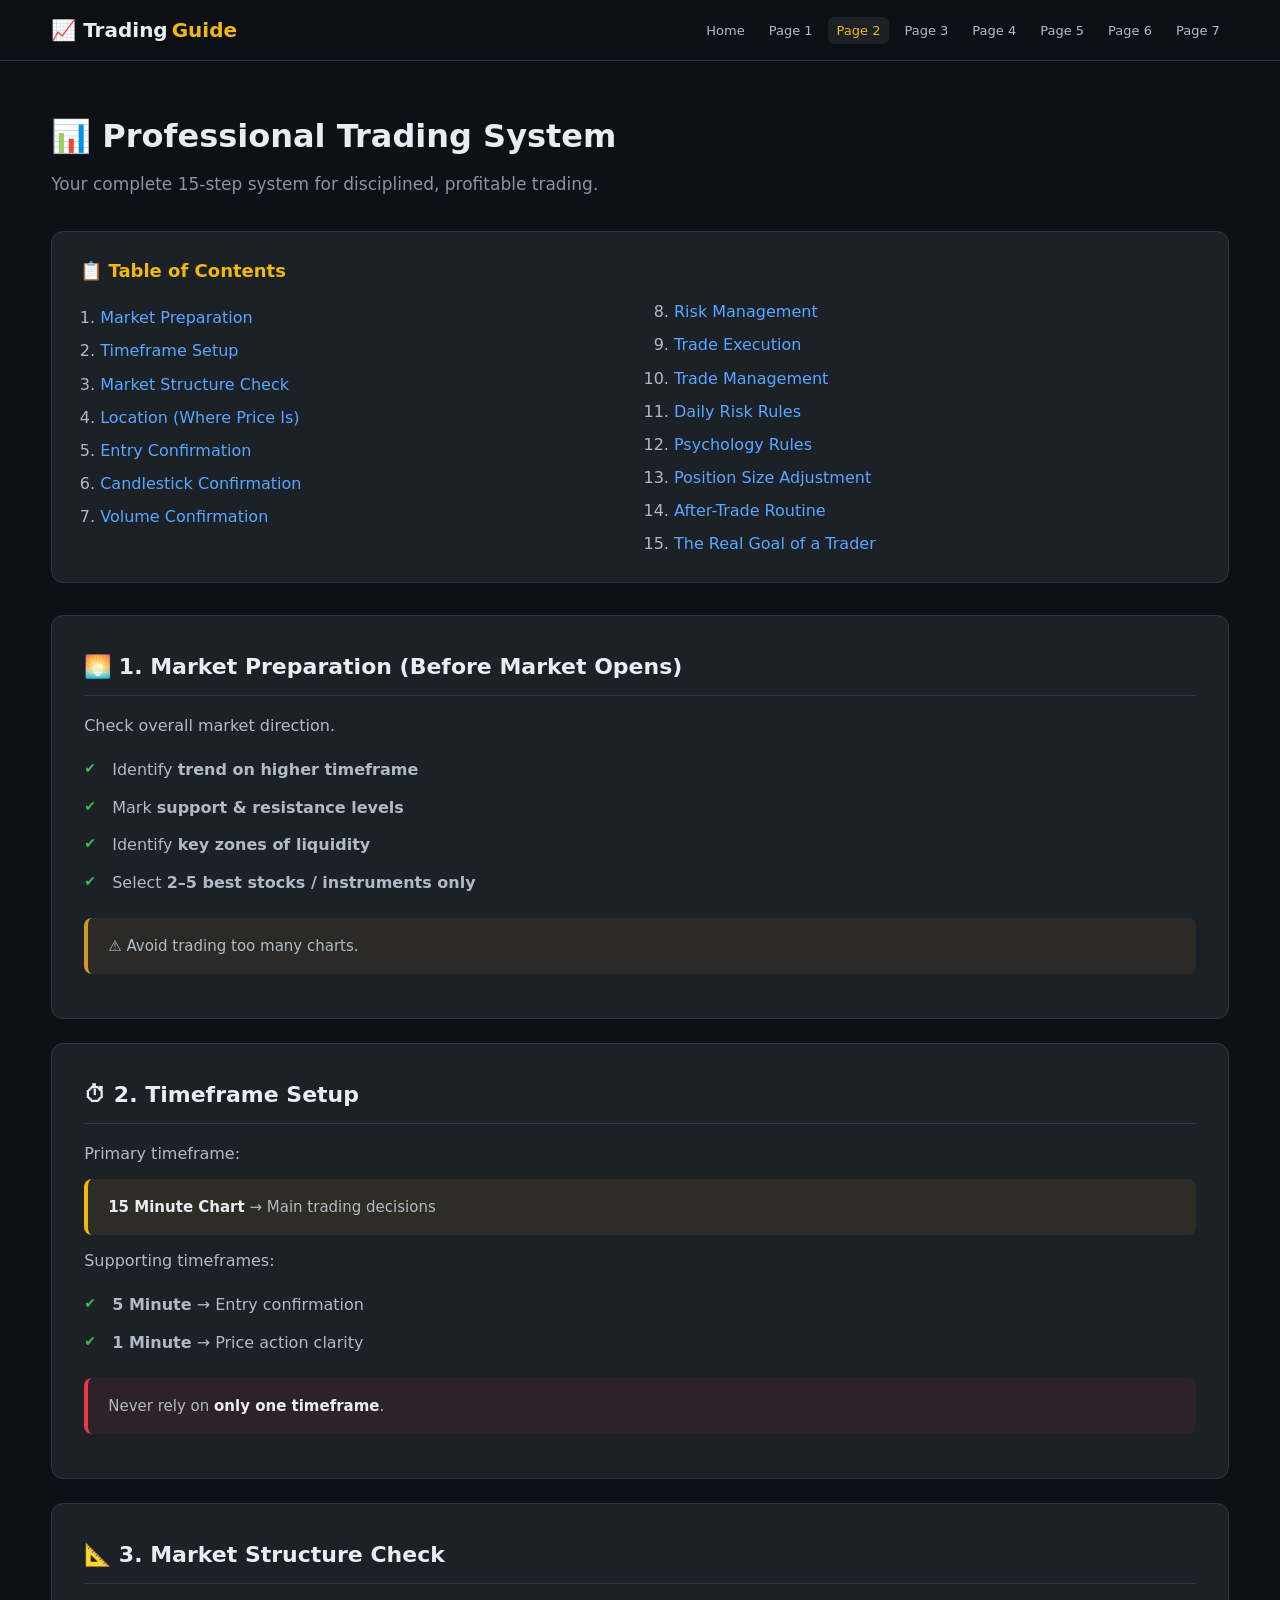
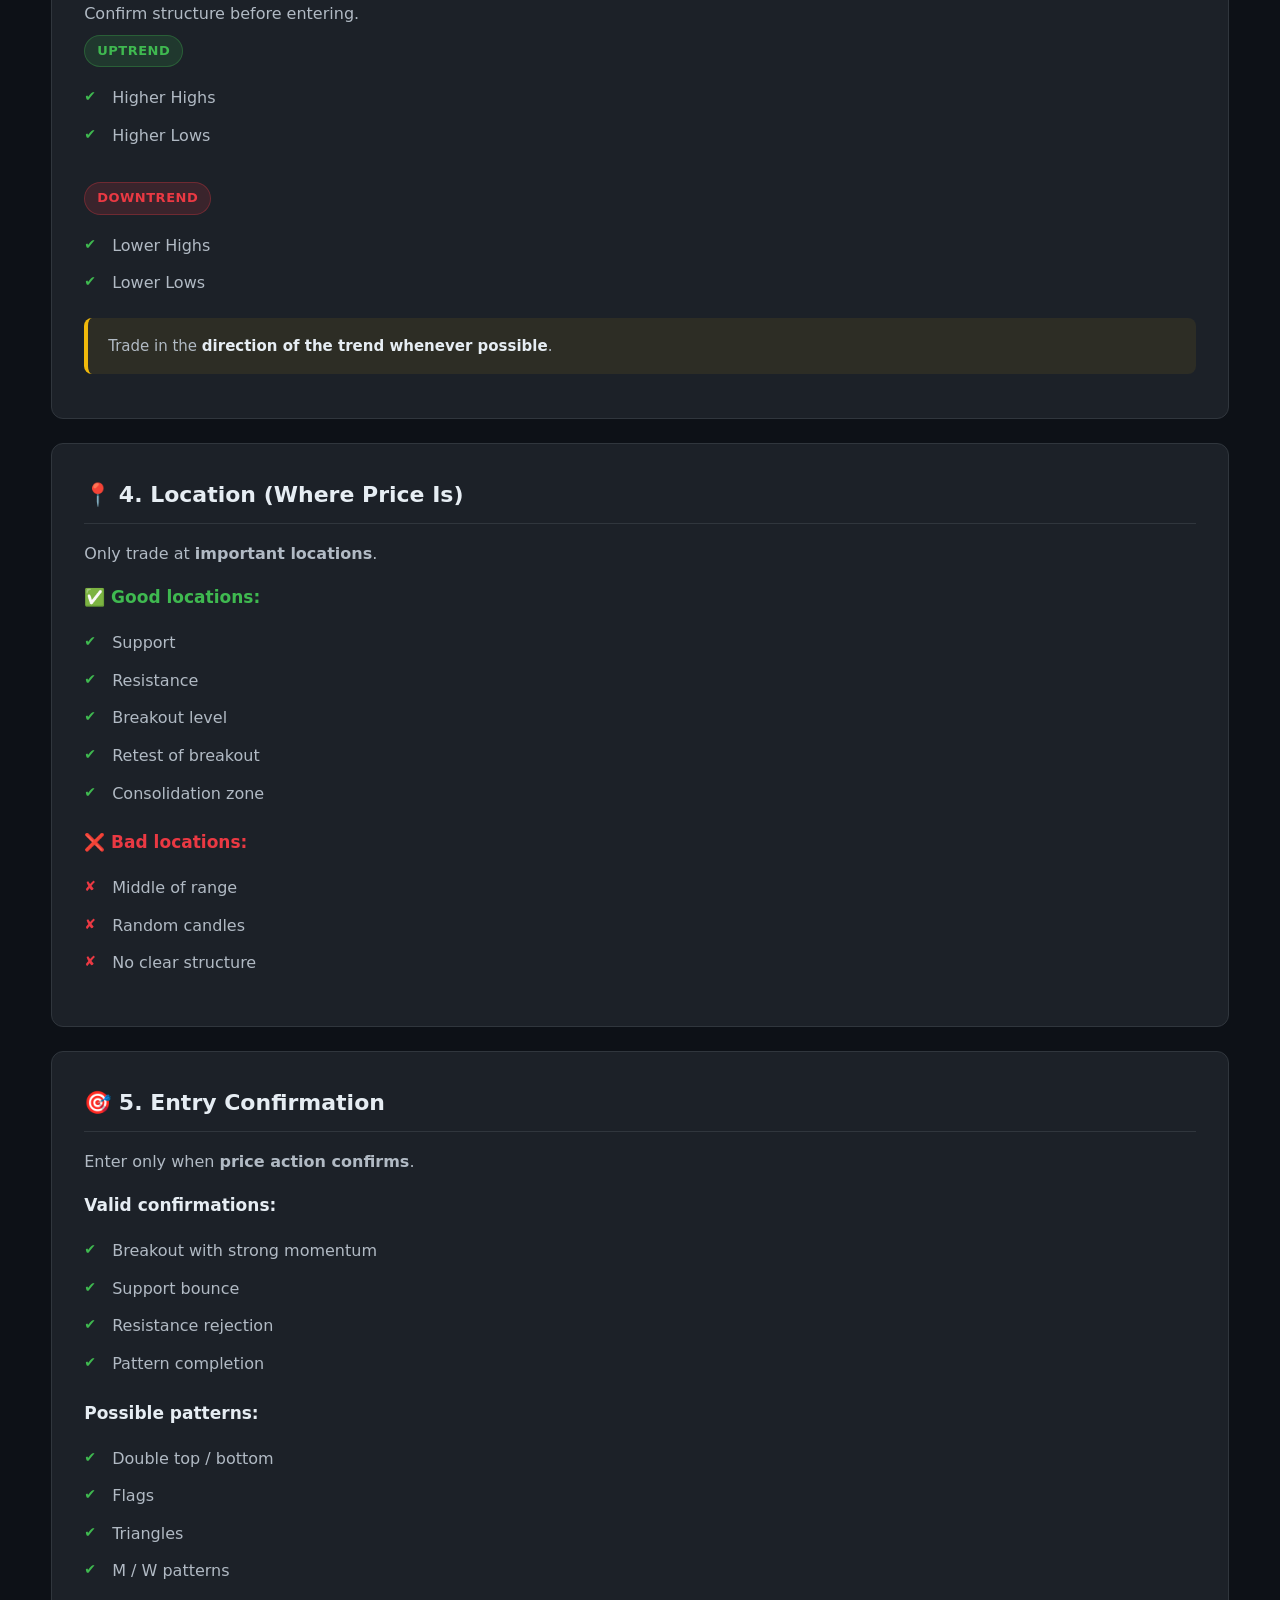
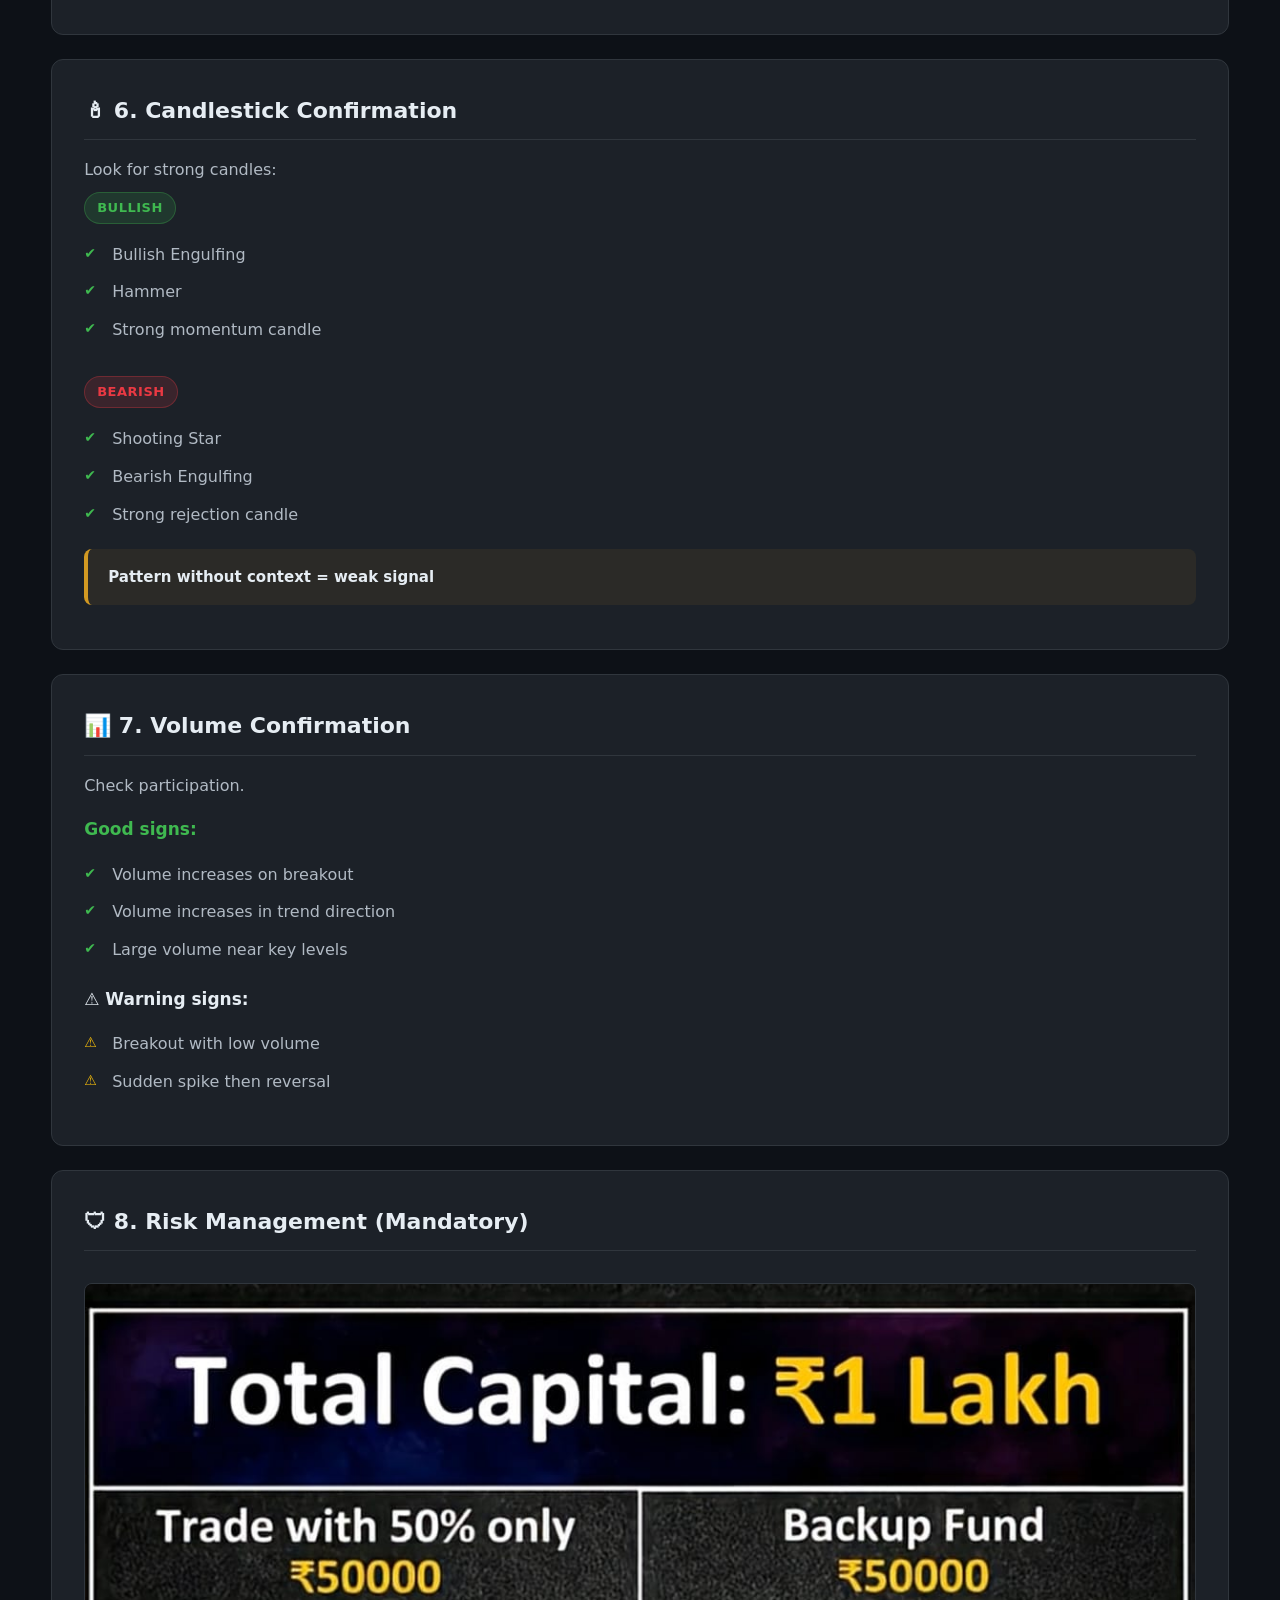
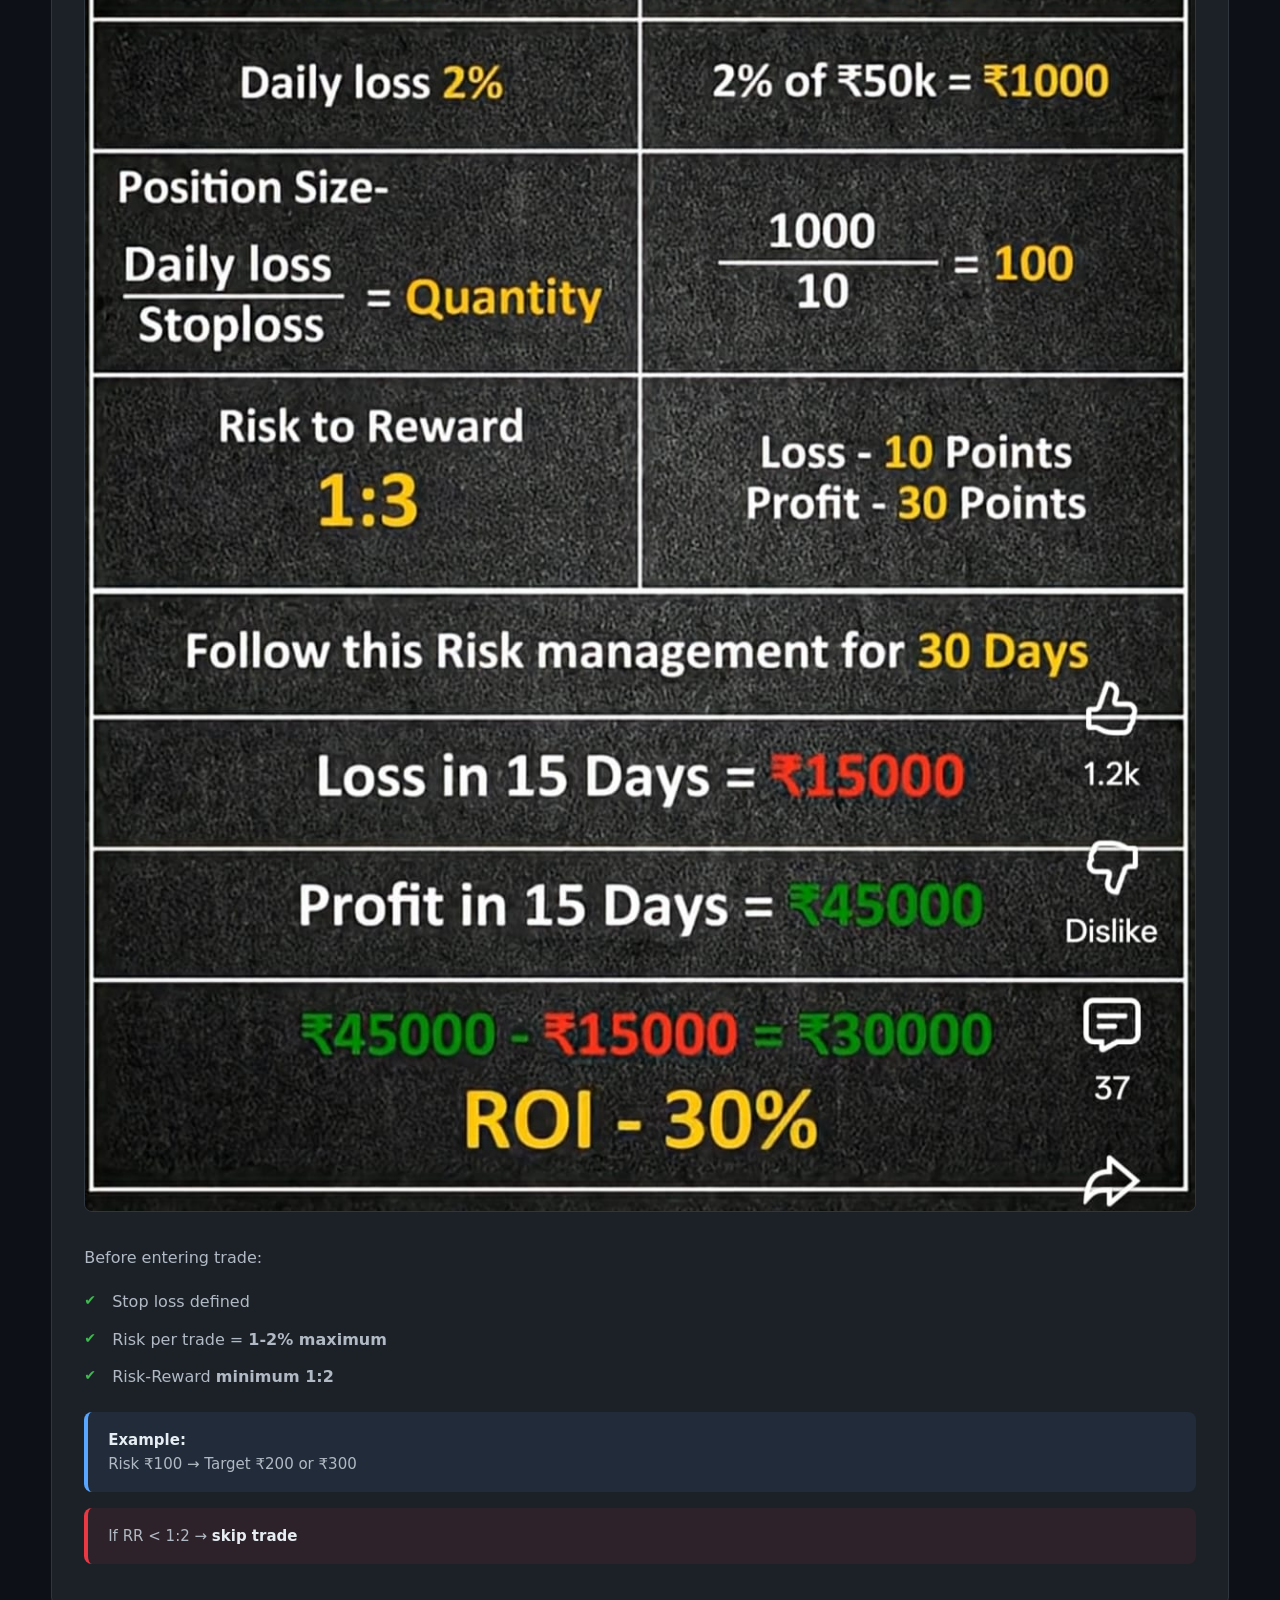
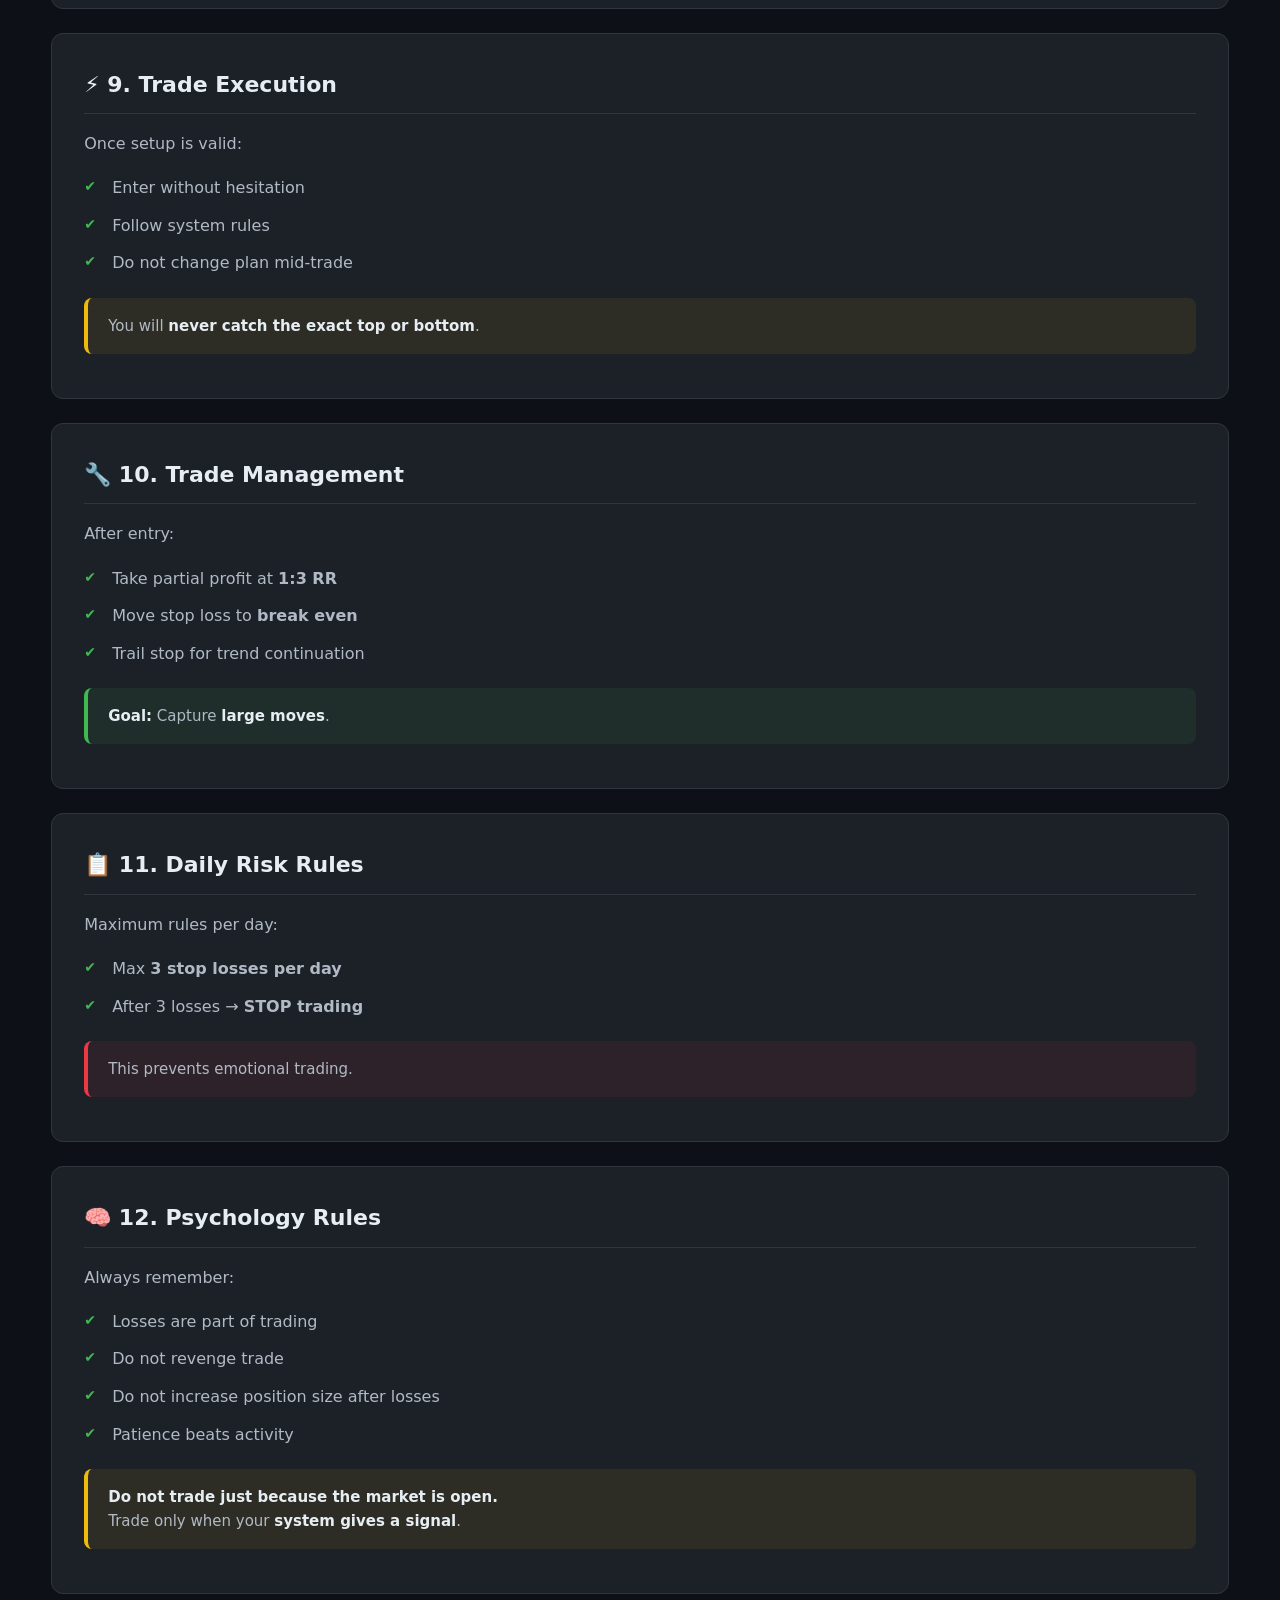
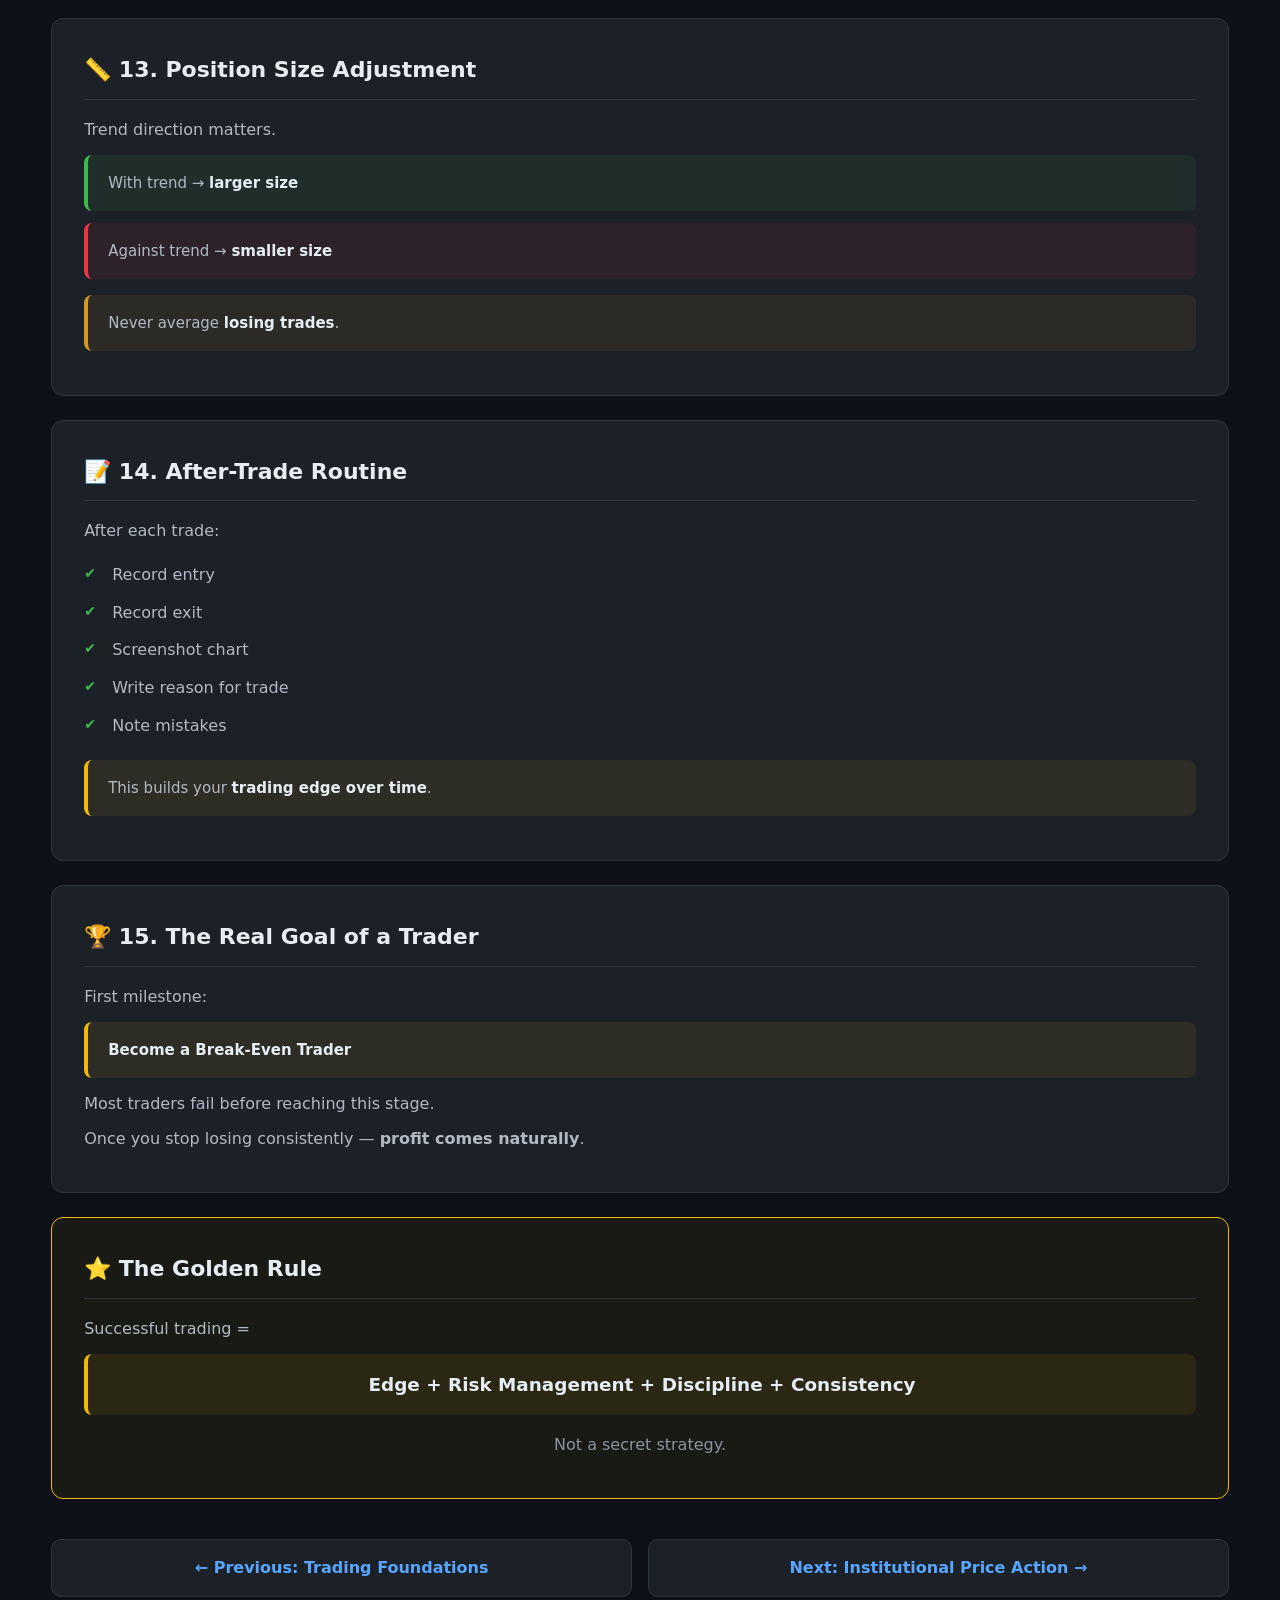
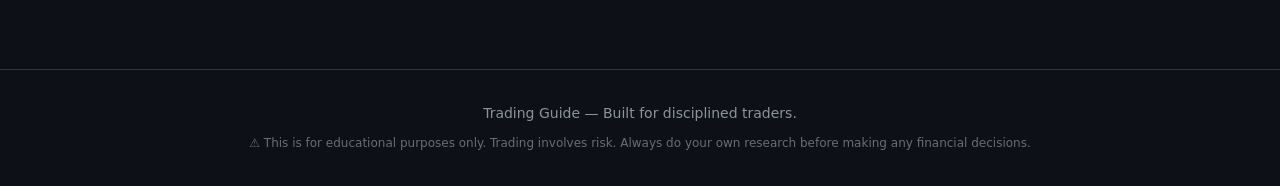
<file: TradingGuidePage2.html>
<!DOCTYPE html>
<html lang="en">
<head>
  <meta charset="UTF-8">
  <meta name="viewport" content="width=device-width, initial-scale=1.0">
  <title>Professional Trading System — Trading Guide</title>
  <link rel="stylesheet" href="styles.css">
  <style>
    .section-card img {
      max-width: 100%;
      height: auto;
      border-radius: 8px;
      margin: 16px 0;
      border: 1px solid var(--border-color);
    }
  </style>
</head>
<body>

  <!-- Navigation -->
  <nav class="navbar">
    <div class="navbar-inner">
      <a href="index.html" class="nav-logo">📈 Trading <span>Guide</span></a>
      <button class="nav-toggle" onclick="document.querySelector('.nav-links').classList.toggle('open')" aria-label="Toggle menu">
        <span></span><span></span><span></span>
      </button>
      <ul class="nav-links">
        <li><a href="index.html">Home</a></li>
        <li><a href="TradingGuidePage1.html">Page 1</a></li>
        <li><a href="TradingGuidePage2.html" class="active">Page 2</a></li>
        <li><a href="TradingGuidePage3/TradingGuidePage3.html">Page 3</a></li>
        <li><a href="TradingGuidePage4/TradingGuidePage4.html">Page 4</a></li>
        <li><a href="TradingGuidePage5/TradingGuidePage5.html">Page 5</a></li>
        <li><a href="TradingGuidePage6/TradingGuidePage6.html">Page 6</a></li>
        <li><a href="TradingGuidePage7/TradingGuidePage7.html">Page 7</a></li>
      </ul>
    </div>
  </nav>

  <!-- Main Content -->
  <main class="main-content">

    <h1 class="page-title">📊 Professional Trading System</h1>
    <p class="page-subtitle">Your complete 15-step system for disciplined, profitable trading.</p>

    <!-- Table of Contents -->
    <div class="toc">
      <h3>📋 Table of Contents</h3>
      <ol>
        <li><a href="#market-prep">Market Preparation</a></li>
        <li><a href="#timeframe">Timeframe Setup</a></li>
        <li><a href="#structure">Market Structure Check</a></li>
        <li><a href="#location">Location (Where Price Is)</a></li>
        <li><a href="#entry">Entry Confirmation</a></li>
        <li><a href="#candlestick">Candlestick Confirmation</a></li>
        <li><a href="#volume">Volume Confirmation</a></li>
        <li><a href="#risk">Risk Management</a></li>
        <li><a href="#execution">Trade Execution</a></li>
        <li><a href="#management">Trade Management</a></li>
        <li><a href="#daily-risk">Daily Risk Rules</a></li>
        <li><a href="#psychology">Psychology Rules</a></li>
        <li><a href="#position-size">Position Size Adjustment</a></li>
        <li><a href="#routine">After-Trade Routine</a></li>
        <li><a href="#goal">The Real Goal of a Trader</a></li>
      </ol>
    </div>

    <!-- Section 1 -->
    <div class="section-card" id="market-prep">
      <h2>🌅 1. Market Preparation (Before Market Opens)</h2>
      <p>Check overall market direction.</p>
      <ul class="checklist">
        <li>Identify <strong>trend on higher timeframe</strong></li>
        <li>Mark <strong>support &amp; resistance levels</strong></li>
        <li>Identify <strong>key zones of liquidity</strong></li>
        <li>Select <strong>2–5 best stocks / instruments only</strong></li>
      </ul>
      <div class="callout callout-warn mt-2">
        ⚠ Avoid trading too many charts.
      </div>
    </div>

    <!-- Section 2 -->
    <div class="section-card" id="timeframe">
      <h2>⏱ 2. Timeframe Setup</h2>
      <p>Primary timeframe:</p>
      <div class="callout callout-gold">
        <strong>15 Minute Chart</strong> → Main trading decisions
      </div>
      <p>Supporting timeframes:</p>
      <ul class="checklist">
        <li><strong>5 Minute</strong> → Entry confirmation</li>
        <li><strong>1 Minute</strong> → Price action clarity</li>
      </ul>
      <div class="callout callout-red mt-2">
        Never rely on <strong>only one timeframe</strong>.
      </div>
    </div>

    <!-- Section 3 -->
    <div class="section-card" id="structure">
      <h2>📐 3. Market Structure Check</h2>
      <p>Confirm structure before entering.</p>

      <span class="label label-bullish">Uptrend</span>
      <ul class="checklist">
        <li>Higher Highs</li>
        <li>Higher Lows</li>
      </ul>

      <span class="label label-bearish mt-2">Downtrend</span>
      <ul class="checklist">
        <li>Lower Highs</li>
        <li>Lower Lows</li>
      </ul>

      <div class="callout callout-gold mt-2">
        Trade in the <strong>direction of the trend whenever possible</strong>.
      </div>
    </div>

    <!-- Section 4 -->
    <div class="section-card" id="location">
      <h2>📍 4. Location (Where Price Is)</h2>
      <p>Only trade at <strong>important locations</strong>.</p>

      <h3 class="text-green">✅ Good locations:</h3>
      <ul class="checklist">
        <li>Support</li>
        <li>Resistance</li>
        <li>Breakout level</li>
        <li>Retest of breakout</li>
        <li>Consolidation zone</li>
      </ul>

      <h3 class="text-red mt-2">❌ Bad locations:</h3>
      <ul class="checklist checklist-bad">
        <li>Middle of range</li>
        <li>Random candles</li>
        <li>No clear structure</li>
      </ul>
    </div>

    <!-- Section 5 -->
    <div class="section-card" id="entry">
      <h2>🎯 5. Entry Confirmation</h2>
      <p>Enter only when <strong>price action confirms</strong>.</p>

      <h3>Valid confirmations:</h3>
      <ul class="checklist">
        <li>Breakout with strong momentum</li>
        <li>Support bounce</li>
        <li>Resistance rejection</li>
        <li>Pattern completion</li>
      </ul>

      <h3 class="mt-2">Possible patterns:</h3>
      <ul class="checklist">
        <li>Double top / bottom</li>
        <li>Flags</li>
        <li>Triangles</li>
        <li>M / W patterns</li>
      </ul>
    </div>

    <!-- Section 6 -->
    <div class="section-card" id="candlestick">
      <h2>🕯 6. Candlestick Confirmation</h2>
      <p>Look for strong candles:</p>

      <span class="label label-bullish">Bullish</span>
      <ul class="checklist">
        <li>Bullish Engulfing</li>
        <li>Hammer</li>
        <li>Strong momentum candle</li>
      </ul>

      <span class="label label-bearish mt-2">Bearish</span>
      <ul class="checklist">
        <li>Shooting Star</li>
        <li>Bearish Engulfing</li>
        <li>Strong rejection candle</li>
      </ul>

      <div class="callout callout-warn mt-2">
        <strong>Pattern without context = weak signal</strong>
      </div>
    </div>

    <!-- Section 7 -->
    <div class="section-card" id="volume">
      <h2>📊 7. Volume Confirmation</h2>
      <p>Check participation.</p>

      <h3 class="text-green">Good signs:</h3>
      <ul class="checklist">
        <li>Volume increases on breakout</li>
        <li>Volume increases in trend direction</li>
        <li>Large volume near key levels</li>
      </ul>

      <h3 class="text-yellow mt-2">⚠ Warning signs:</h3>
      <ul class="checklist checklist-warn">
        <li>Breakout with low volume</li>
        <li>Sudden spike then reversal</li>
      </ul>
    </div>

    <!-- Section 8 -->
    <div class="section-card" id="risk">
      <h2>🛡 8. Risk Management (Mandatory)</h2>
      <img src="images/money-management.jpeg" alt="Money Management Rules">
      <p>Before entering trade:</p>
      <ul class="checklist">
        <li>Stop loss defined</li>
        <li>Risk per trade = <strong>1-2% maximum</strong></li>
        <li>Risk-Reward <strong>minimum 1:2</strong></li>
      </ul>

      <div class="callout callout-blue mt-2">
        <strong>Example:</strong><br>
        Risk ₹100 → Target ₹200 or ₹300
      </div>

      <div class="callout callout-red mt-2">
        If RR &lt; 1:2 → <strong>skip trade</strong>
      </div>
    </div>

    <!-- Section 9 -->
    <div class="section-card" id="execution">
      <h2>⚡ 9. Trade Execution</h2>
      <p>Once setup is valid:</p>
      <ul class="checklist">
        <li>Enter without hesitation</li>
        <li>Follow system rules</li>
        <li>Do not change plan mid-trade</li>
      </ul>
      <div class="callout callout-gold mt-2">
        You will <strong>never catch the exact top or bottom</strong>.
      </div>
    </div>

    <!-- Section 10 -->
    <div class="section-card" id="management">
      <h2>🔧 10. Trade Management</h2>
      <p>After entry:</p>
      <ul class="checklist">
        <li>Take partial profit at <strong>1:3 RR</strong></li>
        <li>Move stop loss to <strong>break even</strong></li>
        <li>Trail stop for trend continuation</li>
      </ul>
      <div class="callout callout-green mt-2">
        <strong>Goal:</strong> Capture <strong>large moves</strong>.
      </div>
    </div>

    <!-- Section 11 -->
    <div class="section-card" id="daily-risk">
      <h2>📋 11. Daily Risk Rules</h2>
      <p>Maximum rules per day:</p>
      <ul class="checklist">
        <li>Max <strong>3 stop losses per day</strong></li>
        <li>After 3 losses → <strong>STOP trading</strong></li>
      </ul>
      <div class="callout callout-red mt-2">
        This prevents emotional trading.
      </div>
    </div>

    <!-- Section 12 -->
    <div class="section-card" id="psychology">
      <h2>🧠 12. Psychology Rules</h2>
      <p>Always remember:</p>
      <ul class="checklist">
        <li>Losses are part of trading</li>
        <li>Do not revenge trade</li>
        <li>Do not increase position size after losses</li>
        <li>Patience beats activity</li>
      </ul>
      <div class="callout callout-gold mt-2">
        <strong>Do not trade just because the market is open.</strong><br>
        Trade only when your <strong>system gives a signal</strong>.
      </div>
    </div>

    <!-- Section 13 -->
    <div class="section-card" id="position-size">
      <h2>📏 13. Position Size Adjustment</h2>
      <p>Trend direction matters.</p>
      <div class="callout callout-green">With trend → <strong>larger size</strong></div>
      <div class="callout callout-red">Against trend → <strong>smaller size</strong></div>
      <div class="callout callout-warn mt-2">
        Never average <strong>losing trades</strong>.
      </div>
    </div>

    <!-- Section 14 -->
    <div class="section-card" id="routine">
      <h2>📝 14. After-Trade Routine</h2>
      <p>After each trade:</p>
      <ul class="checklist">
        <li>Record entry</li>
        <li>Record exit</li>
        <li>Screenshot chart</li>
        <li>Write reason for trade</li>
        <li>Note mistakes</li>
      </ul>
      <div class="callout callout-gold mt-2">
        This builds your <strong>trading edge over time</strong>.
      </div>
    </div>

    <!-- Section 15 -->
    <div class="section-card" id="goal">
      <h2>🏆 15. The Real Goal of a Trader</h2>
      <p>First milestone:</p>
      <div class="callout callout-gold">
        <strong>Become a Break-Even Trader</strong>
      </div>
      <p>Most traders fail before reaching this stage.</p>
      <p>Once you stop losing consistently — <strong>profit comes naturally</strong>.</p>
    </div>

    <!-- Golden Rule -->
    <div class="section-card" style="border-color: var(--accent-gold); background: rgba(240, 185, 11, 0.05);">
      <h2>⭐ The Golden Rule</h2>
      <p>Successful trading =</p>
      <div class="callout callout-gold text-center" style="font-size: 1.15rem;">
        <strong>Edge + Risk Management + Discipline + Consistency</strong>
      </div>
      <p class="text-center text-muted mt-2">Not a secret strategy.</p>
    </div>

    <!-- Page Navigation -->
    <div class="page-nav">
      <a href="TradingGuidePage1.html">← Previous: Trading Foundations</a>
      <a href="TradingGuidePage3/TradingGuidePage3.html">Next: Institutional Price Action →</a>
    </div>

  </main>

  <!-- Footer -->
  <footer class="footer">
    <p>Trading Guide — Built for disciplined traders.</p>
    <p class="disclaimer">⚠ This is for educational purposes only. Trading involves risk. Always do your own research before making any financial decisions.</p>
  </footer>

</body>
</html>
</file>
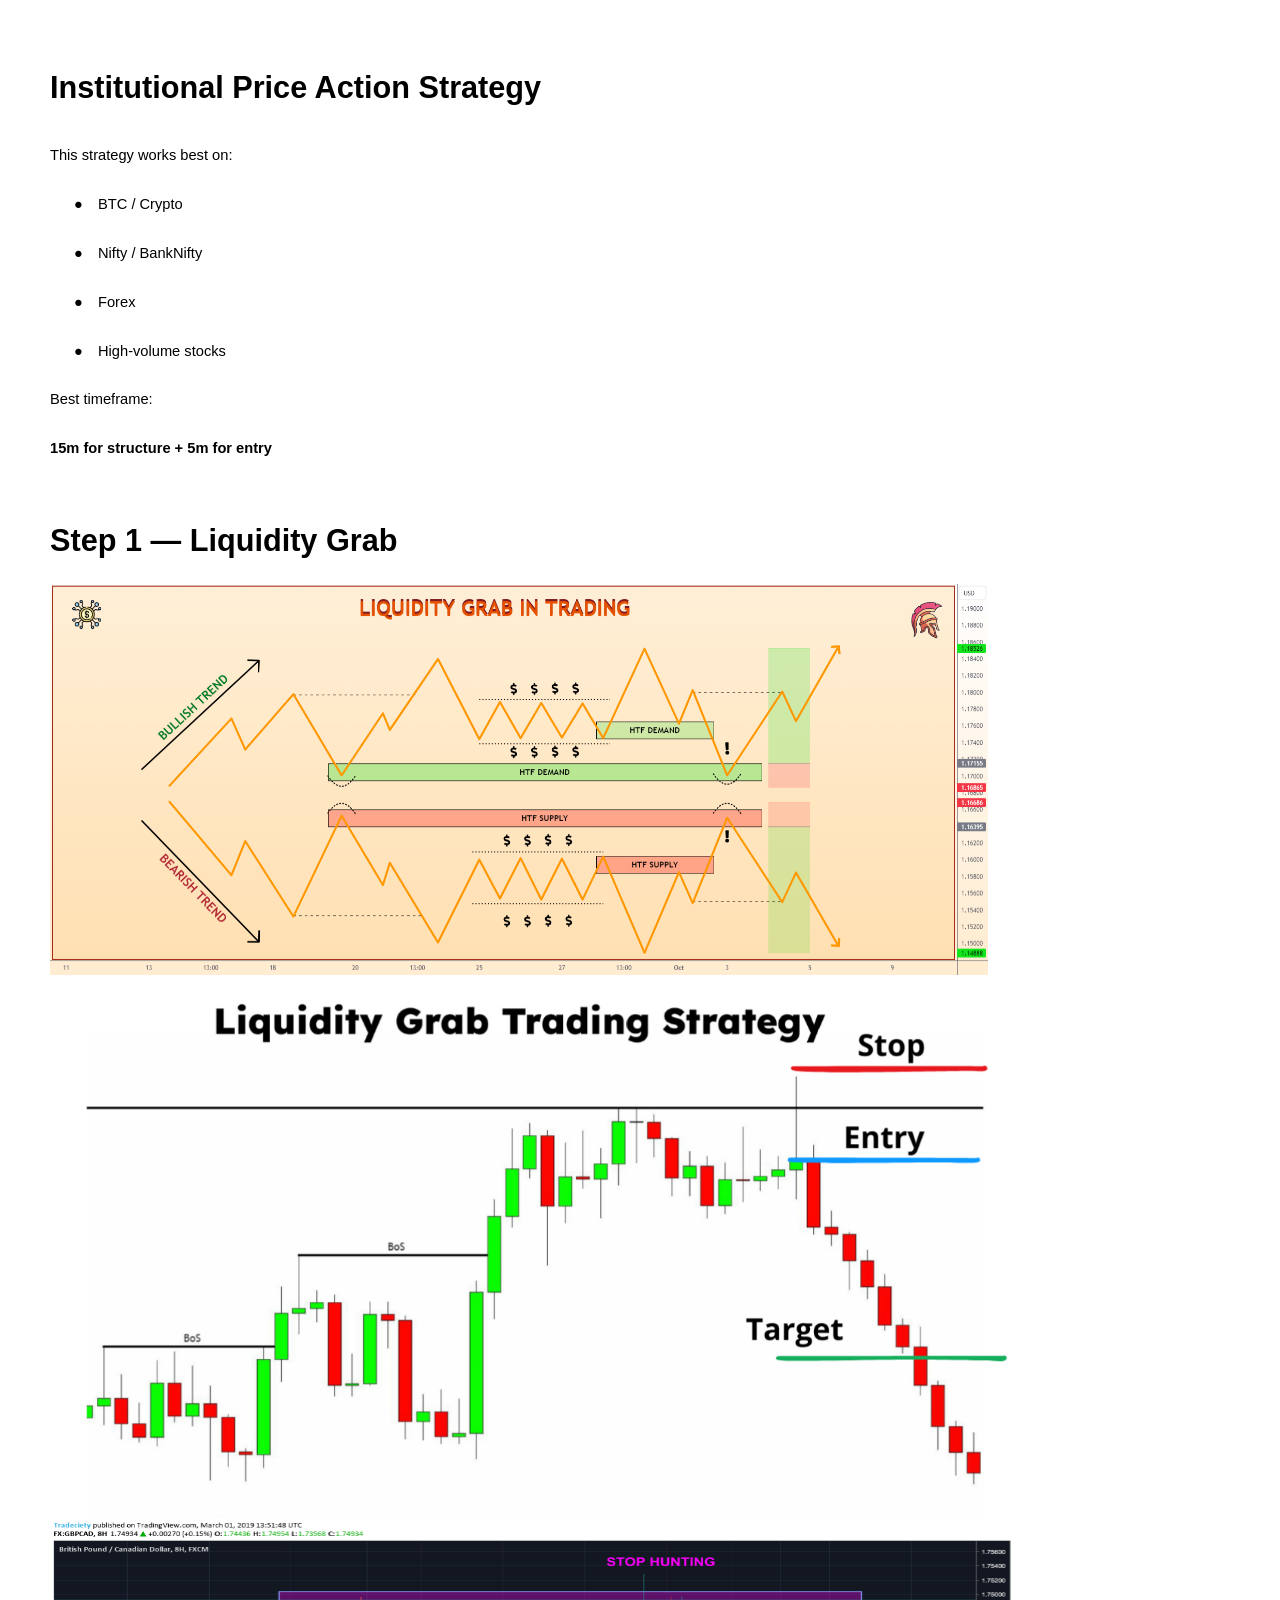
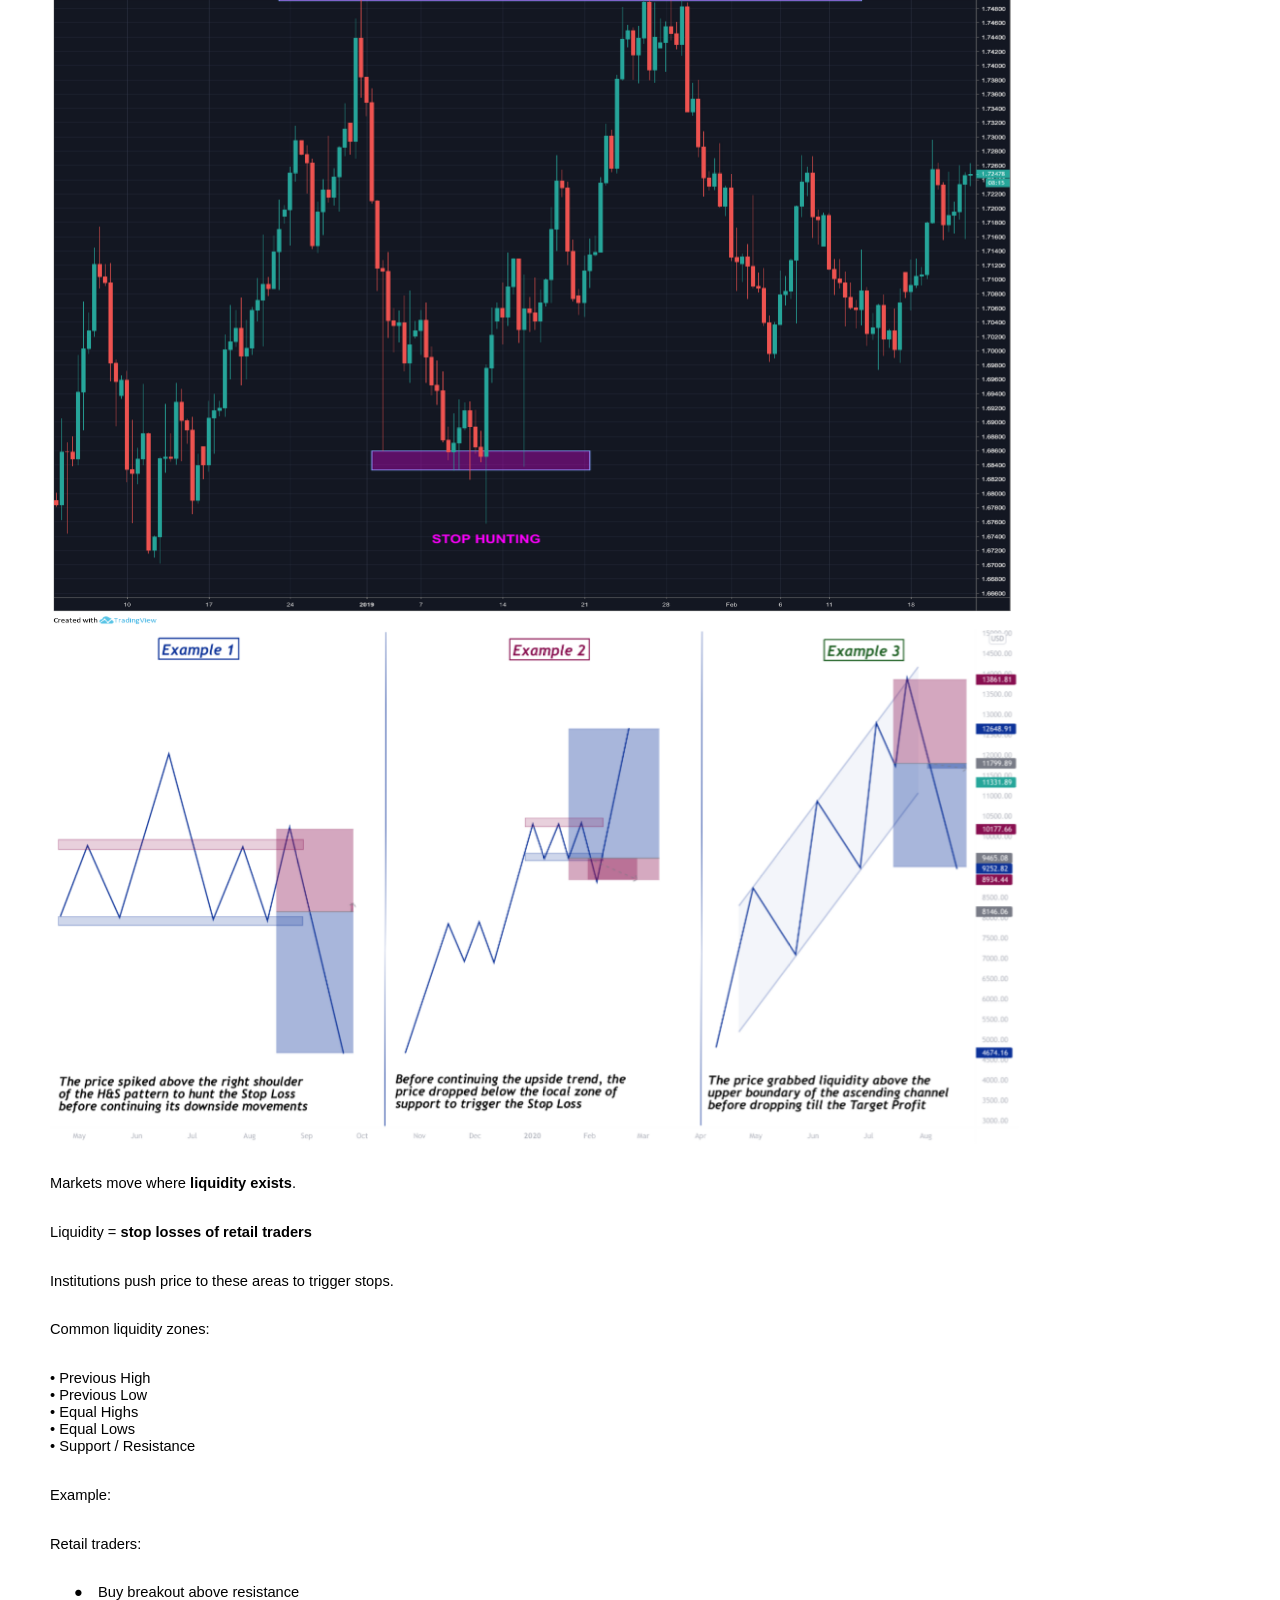
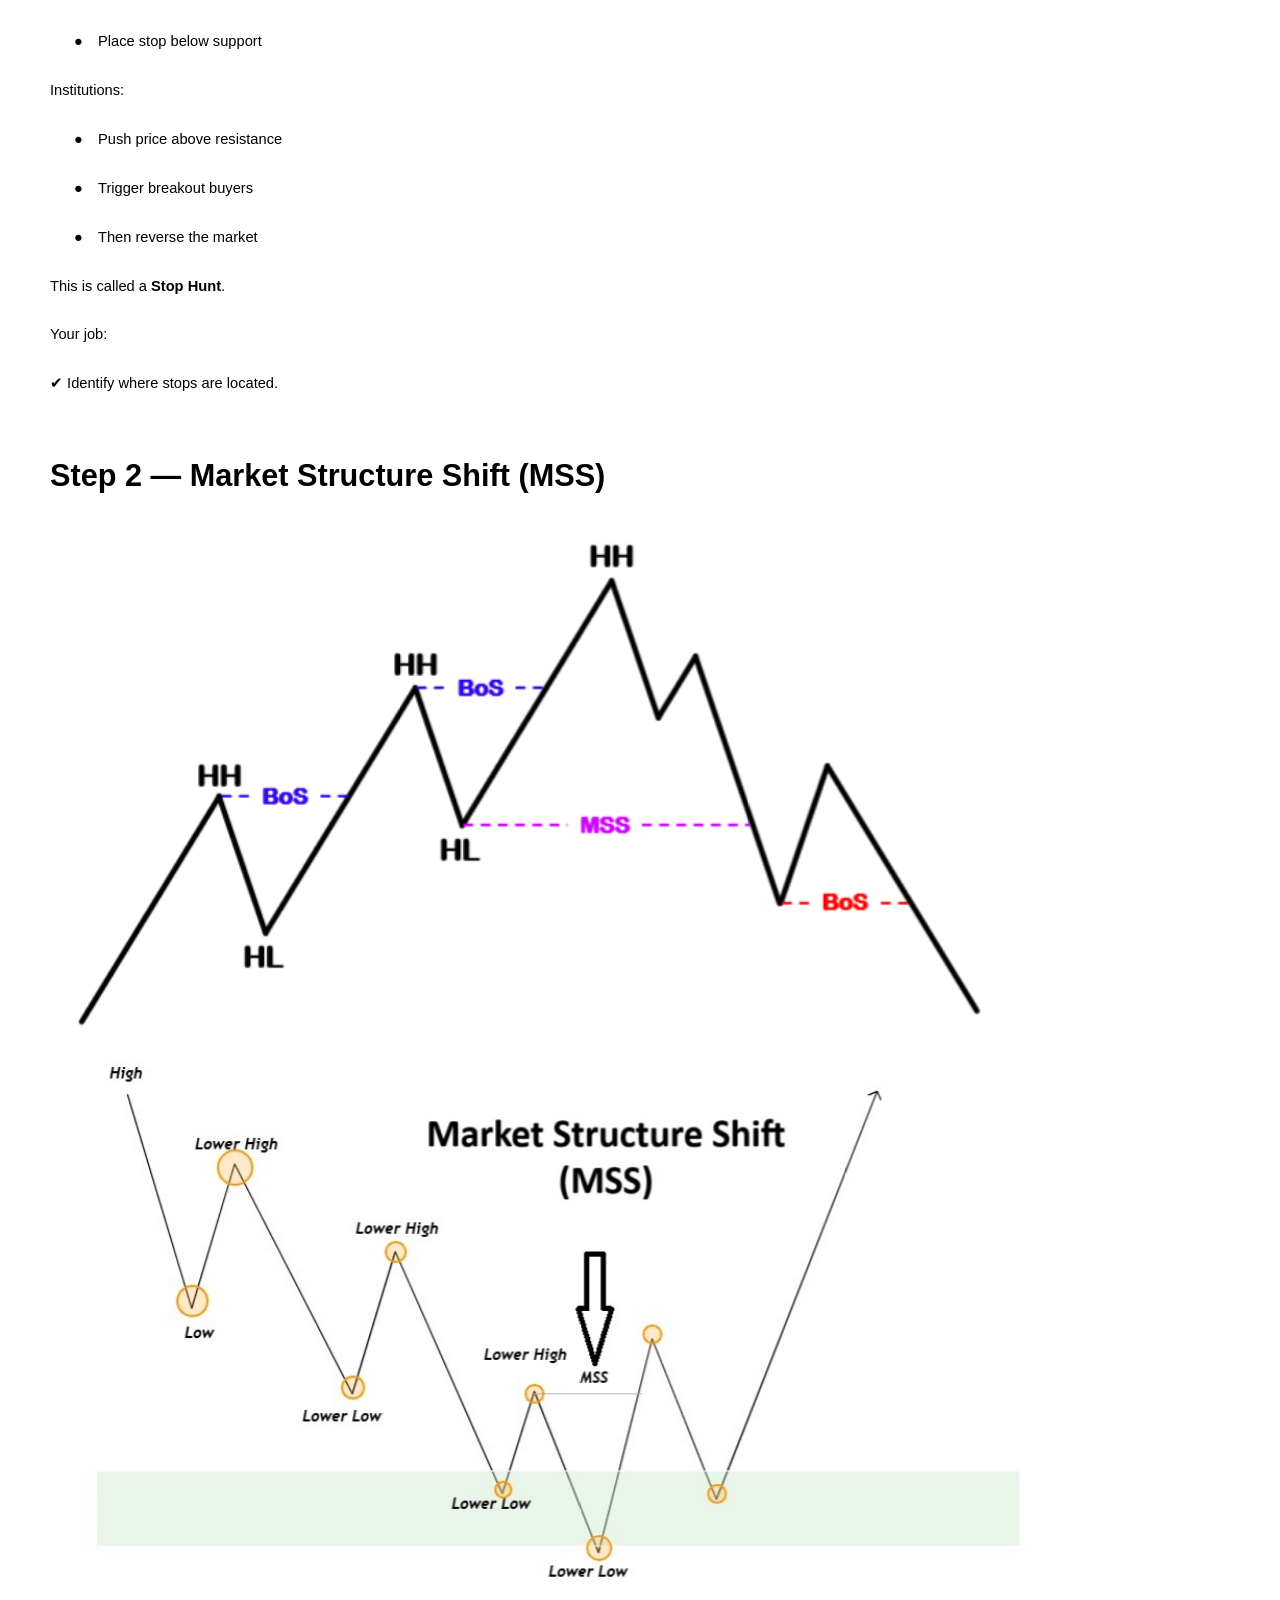
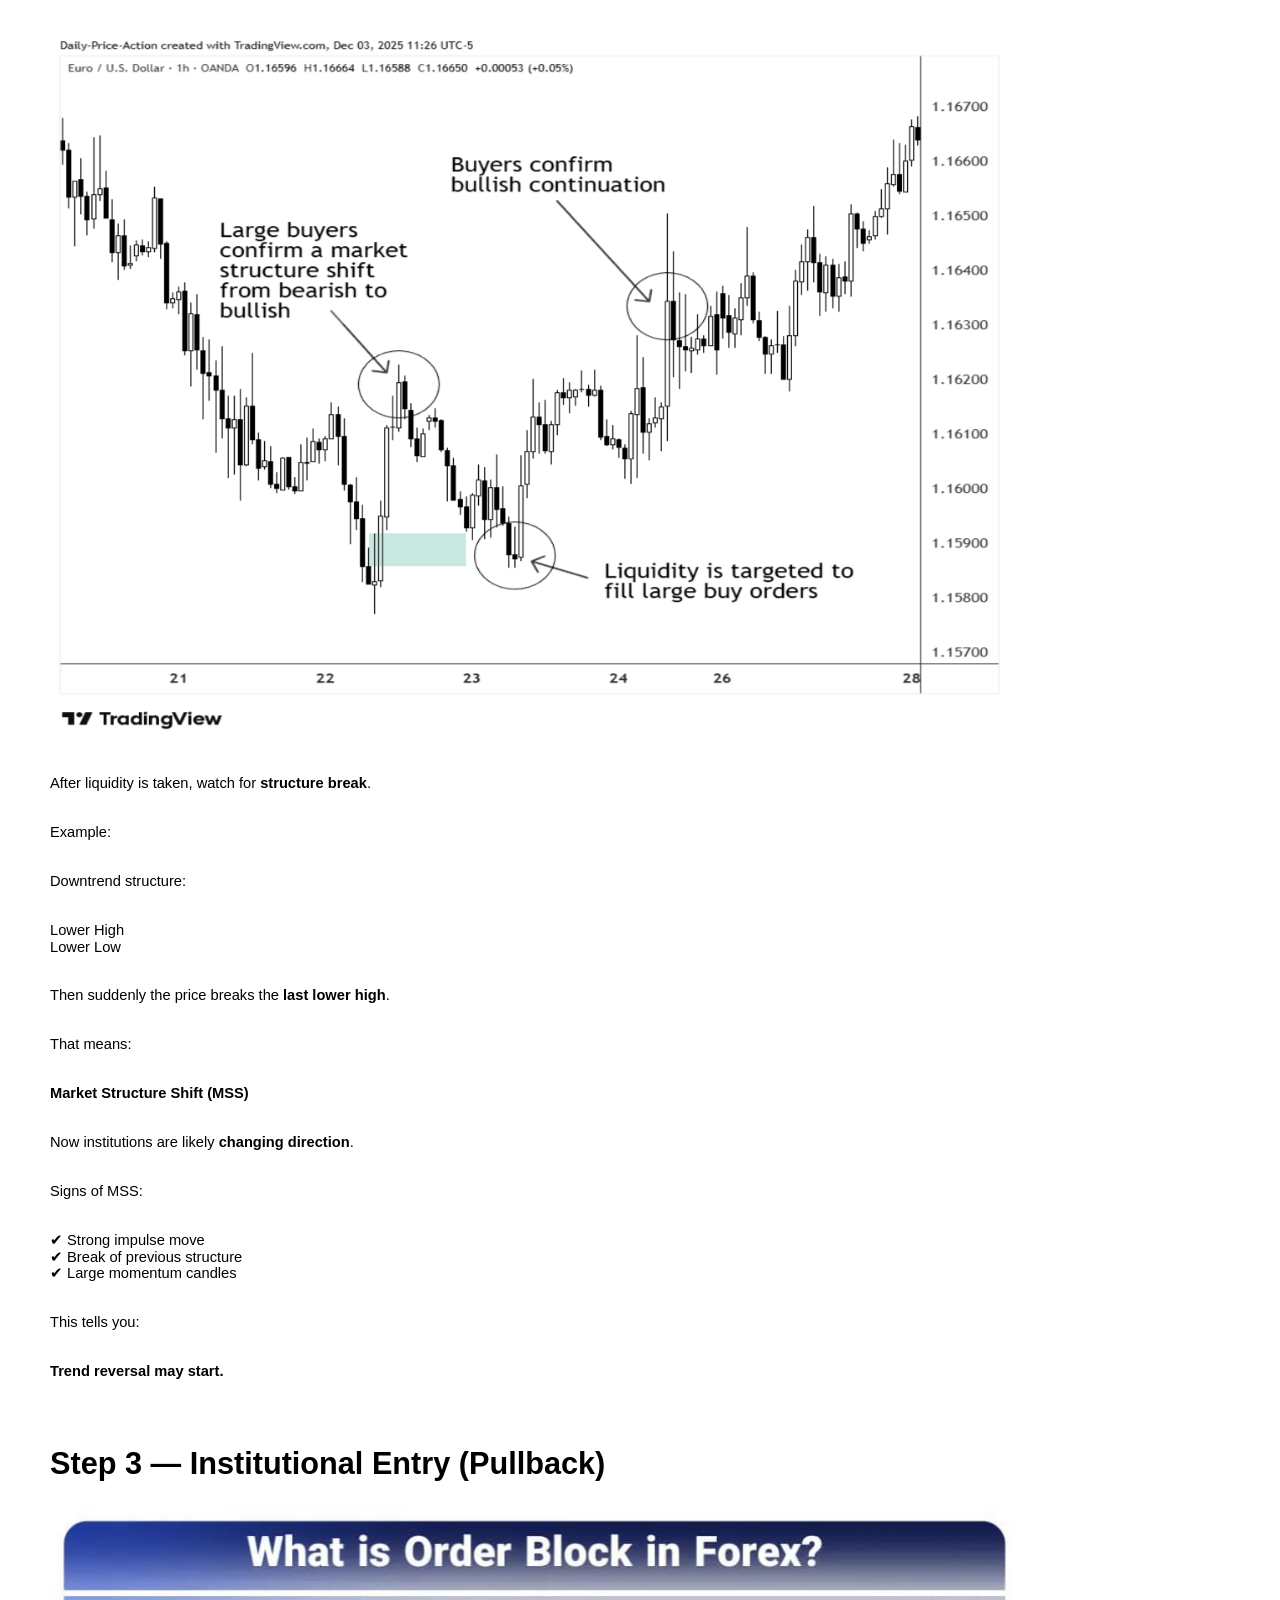
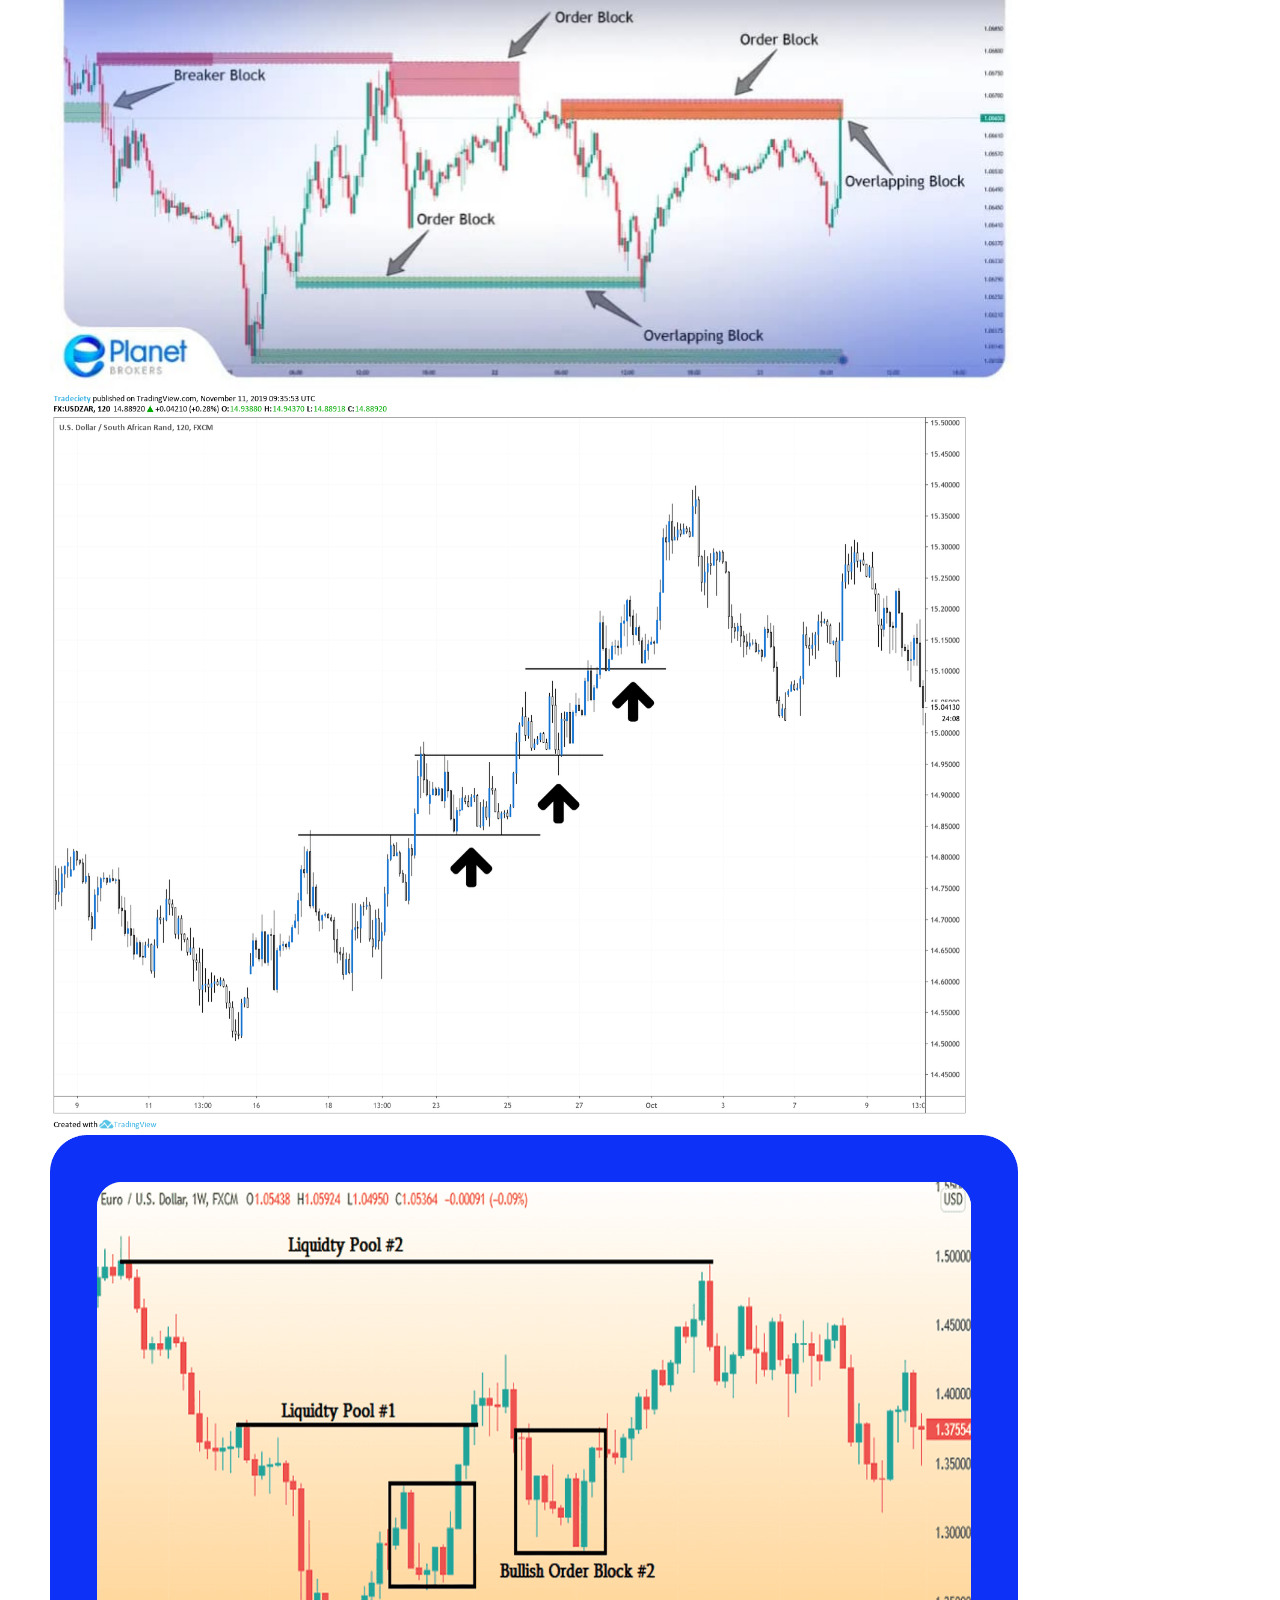
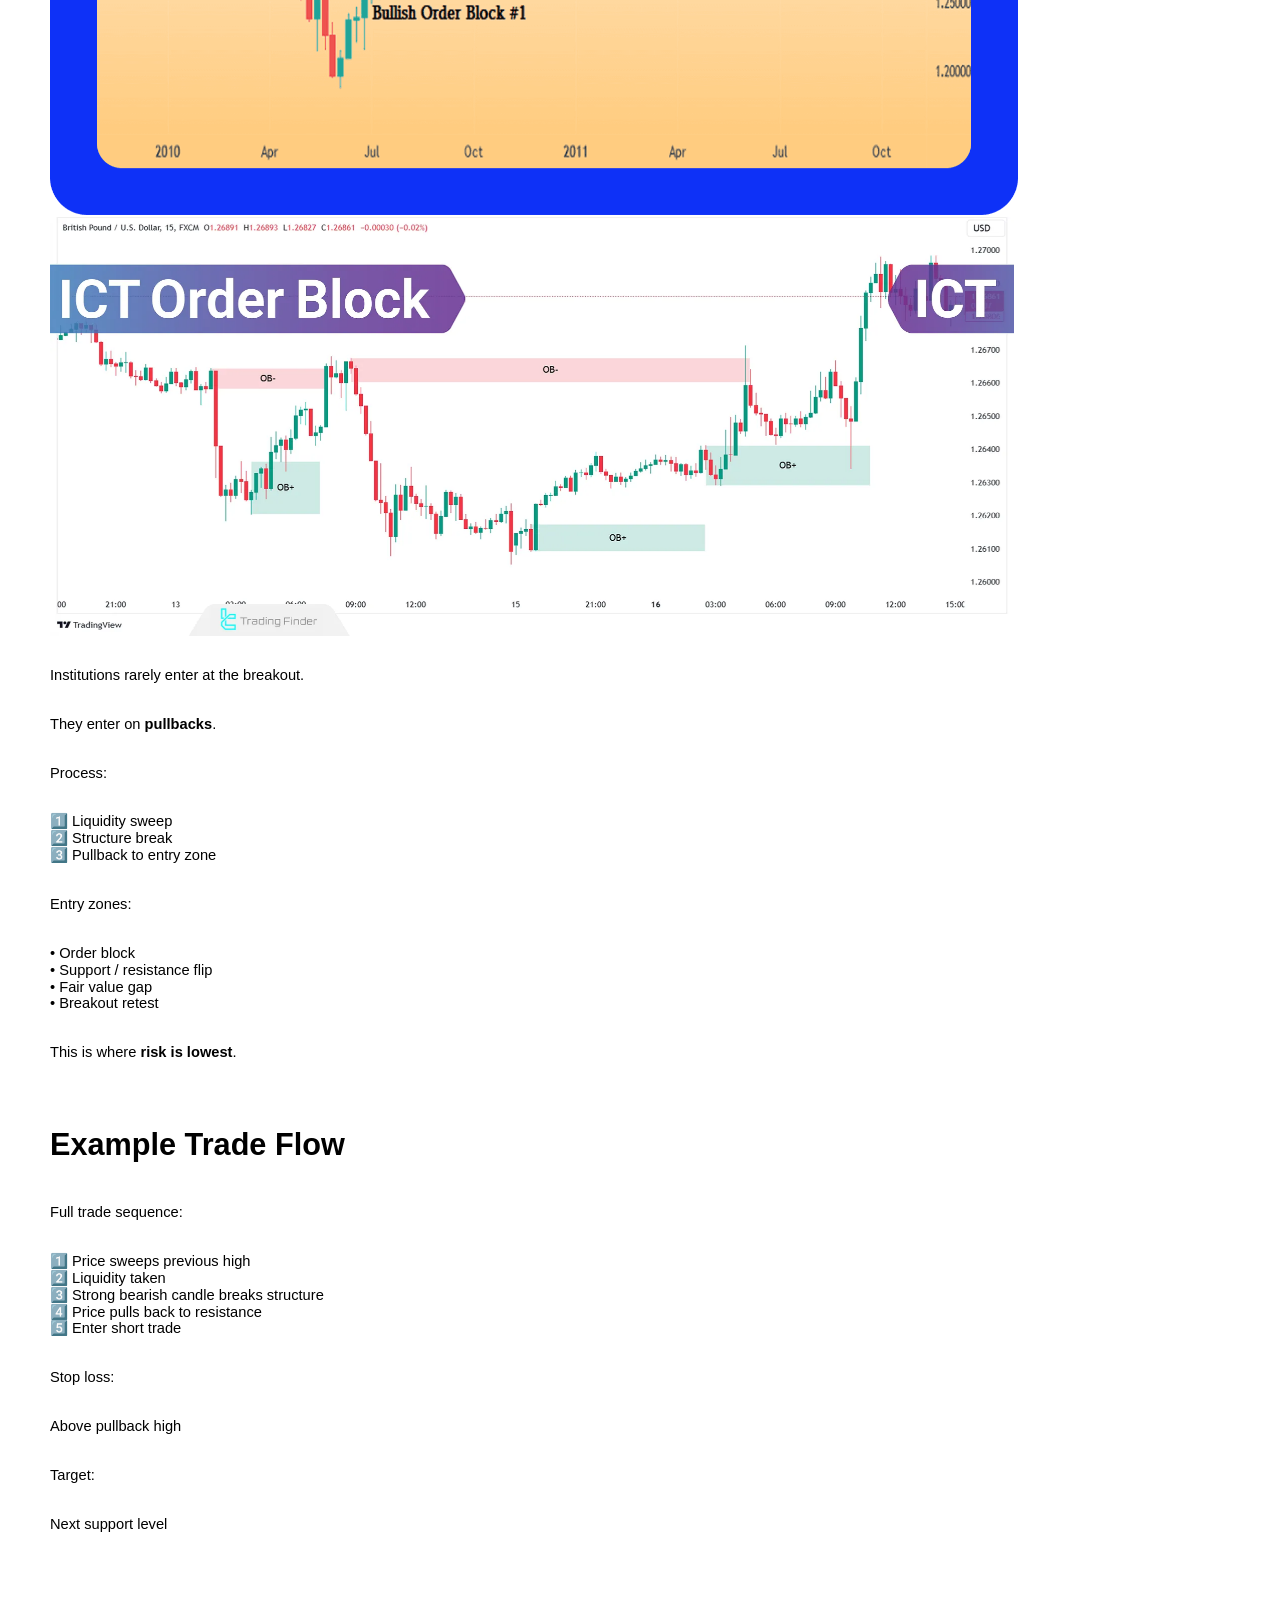
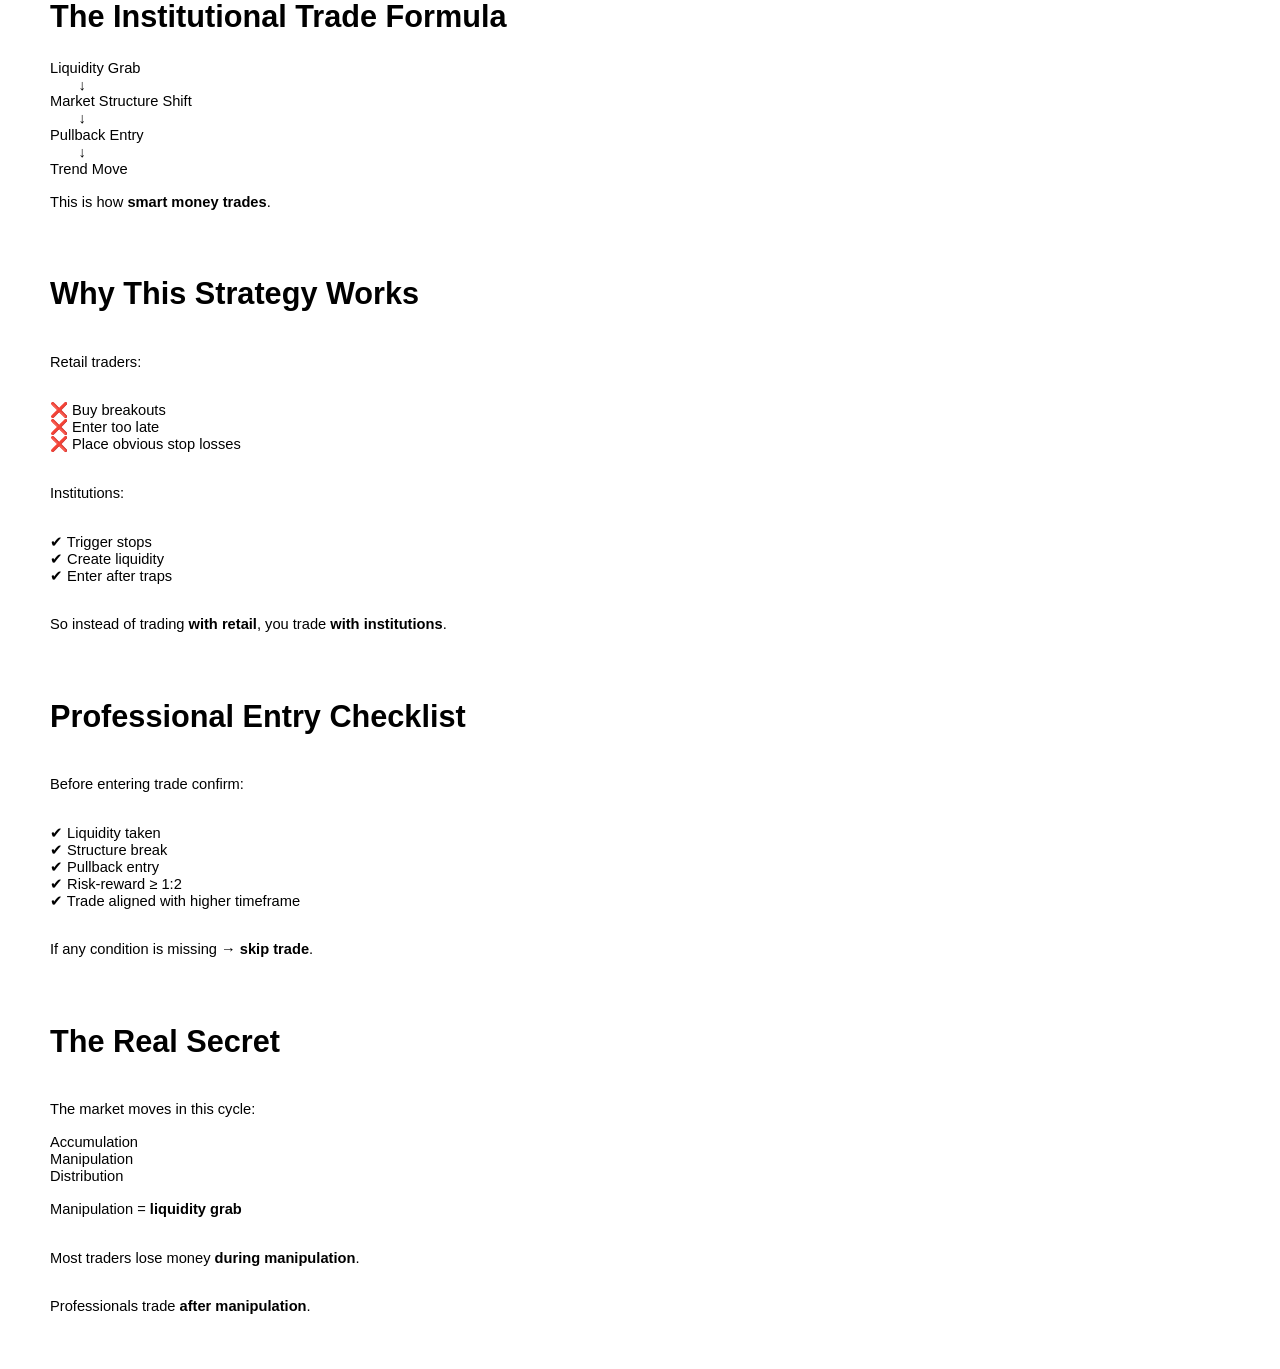
<file: Trading Guide Page3/TradingGuidePage3.html>
<html><head><meta content="text/html; charset=UTF-8" http-equiv="content-type"><style type="text/css">.lst-kix_qepmbc7mroww-8>li:before{content:"\0025a0   "}ul.lst-kix_luso7d6d9zxv-1{list-style-type:none}ul.lst-kix_mwomd7t6n3yx-7{list-style-type:none}ul.lst-kix_luso7d6d9zxv-0{list-style-type:none}ul.lst-kix_mwomd7t6n3yx-6{list-style-type:none}ul.lst-kix_mwomd7t6n3yx-5{list-style-type:none}.lst-kix_qepmbc7mroww-5>li:before{content:"\0025a0   "}.lst-kix_qepmbc7mroww-7>li:before{content:"\0025cb   "}ul.lst-kix_mwomd7t6n3yx-4{list-style-type:none}ul.lst-kix_mwomd7t6n3yx-3{list-style-type:none}ul.lst-kix_mwomd7t6n3yx-2{list-style-type:none}ul.lst-kix_mwomd7t6n3yx-1{list-style-type:none}.lst-kix_qepmbc7mroww-2>li:before{content:"\0025a0   "}.lst-kix_qepmbc7mroww-6>li:before{content:"\0025cf   "}ul.lst-kix_mwomd7t6n3yx-0{list-style-type:none}.lst-kix_qepmbc7mroww-3>li:before{content:"\0025cf   "}.lst-kix_qepmbc7mroww-4>li:before{content:"\0025cb   "}ul.lst-kix_mwomd7t6n3yx-8{list-style-type:none}ul.lst-kix_qepmbc7mroww-4{list-style-type:none}ul.lst-kix_qepmbc7mroww-5{list-style-type:none}ul.lst-kix_qepmbc7mroww-6{list-style-type:none}ul.lst-kix_qepmbc7mroww-7{list-style-type:none}ul.lst-kix_qepmbc7mroww-8{list-style-type:none}ul.lst-kix_luso7d6d9zxv-8{list-style-type:none}.lst-kix_qepmbc7mroww-1>li:before{content:"\0025cb   "}ul.lst-kix_luso7d6d9zxv-7{list-style-type:none}ul.lst-kix_luso7d6d9zxv-6{list-style-type:none}.lst-kix_qepmbc7mroww-0>li:before{content:"\0025cf   "}ul.lst-kix_qepmbc7mroww-0{list-style-type:none}ul.lst-kix_luso7d6d9zxv-5{list-style-type:none}ul.lst-kix_qepmbc7mroww-1{list-style-type:none}ul.lst-kix_luso7d6d9zxv-4{list-style-type:none}ul.lst-kix_qepmbc7mroww-2{list-style-type:none}ul.lst-kix_luso7d6d9zxv-3{list-style-type:none}ul.lst-kix_qepmbc7mroww-3{list-style-type:none}ul.lst-kix_luso7d6d9zxv-2{list-style-type:none}.lst-kix_mwomd7t6n3yx-5>li:before{content:"\0025a0   "}.lst-kix_mwomd7t6n3yx-7>li:before{content:"\0025cb   "}.lst-kix_mwomd7t6n3yx-4>li:before{content:"\0025cb   "}.lst-kix_mwomd7t6n3yx-8>li:before{content:"\0025a0   "}.lst-kix_mwomd7t6n3yx-6>li:before{content:"\0025cf   "}.lst-kix_mwomd7t6n3yx-0>li:before{content:"\0025cf   "}.lst-kix_mwomd7t6n3yx-1>li:before{content:"\0025cb   "}.lst-kix_mwomd7t6n3yx-3>li:before{content:"\0025cf   "}.lst-kix_mwomd7t6n3yx-2>li:before{content:"\0025a0   "}.lst-kix_luso7d6d9zxv-6>li:before{content:"\0025cf   "}.lst-kix_luso7d6d9zxv-5>li:before{content:"\0025a0   "}.lst-kix_luso7d6d9zxv-8>li:before{content:"\0025a0   "}.lst-kix_luso7d6d9zxv-7>li:before{content:"\0025cb   "}.lst-kix_luso7d6d9zxv-1>li:before{content:"\0025cb   "}.lst-kix_luso7d6d9zxv-2>li:before{content:"\0025a0   "}.lst-kix_luso7d6d9zxv-4>li:before{content:"\0025cb   "}li.li-bullet-0:before{margin-left:-18pt;white-space:nowrap;display:inline-block;min-width:18pt}.lst-kix_luso7d6d9zxv-3>li:before{content:"\0025cf   "}.lst-kix_luso7d6d9zxv-0>li:before{content:"\0025cf   "}ol{margin:0;padding:0}table td,table th{padding:0}.c1{color:#000000;font-weight:400;text-decoration:none;vertical-align:baseline;font-size:11pt;font-family:"Arial";font-style:normal}.c3{color:#000000;font-weight:700;text-decoration:none;vertical-align:baseline;font-size:23pt;font-family:"Arial";font-style:normal}.c9{color:#000000;text-decoration:none;vertical-align:baseline;font-size:11pt;font-family:"Arial";font-style:normal}.c4{padding-top:24pt;padding-bottom:6pt;line-height:1.15;orphans:2;widows:2;text-align:left}.c0{padding-top:12pt;padding-bottom:12pt;line-height:1.15;orphans:2;widows:2;text-align:left}.c2{padding-top:0pt;padding-bottom:0pt;line-height:1.15;orphans:2;widows:2;text-align:left}.c8{background-color:#ffffff;max-width:558pt;padding:22.5pt 22.5pt 22.5pt 31.5pt}.c7{margin-left:36pt;padding-left:0pt}.c10{padding:0;margin:0}.c5{height:11pt}.c6{font-weight:700}.title{padding-top:0pt;color:#000000;font-size:26pt;padding-bottom:3pt;font-family:"Arial";line-height:1.15;page-break-after:avoid;orphans:2;widows:2;text-align:left}.subtitle{padding-top:0pt;color:#666666;font-size:15pt;padding-bottom:16pt;font-family:"Arial";line-height:1.15;page-break-after:avoid;orphans:2;widows:2;text-align:left}li{color:#000000;font-size:11pt;font-family:"Arial"}p{margin:0;color:#000000;font-size:11pt;font-family:"Arial"}h1{padding-top:20pt;color:#000000;font-size:20pt;padding-bottom:6pt;font-family:"Arial";line-height:1.15;page-break-after:avoid;orphans:2;widows:2;text-align:left}h2{padding-top:18pt;color:#000000;font-size:16pt;padding-bottom:6pt;font-family:"Arial";line-height:1.15;page-break-after:avoid;orphans:2;widows:2;text-align:left}h3{padding-top:16pt;color:#434343;font-size:14pt;padding-bottom:4pt;font-family:"Arial";line-height:1.15;page-break-after:avoid;orphans:2;widows:2;text-align:left}h4{padding-top:14pt;color:#666666;font-size:12pt;padding-bottom:4pt;font-family:"Arial";line-height:1.15;page-break-after:avoid;orphans:2;widows:2;text-align:left}h5{padding-top:12pt;color:#666666;font-size:11pt;padding-bottom:4pt;font-family:"Arial";line-height:1.15;page-break-after:avoid;orphans:2;widows:2;text-align:left}h6{padding-top:12pt;color:#666666;font-size:11pt;padding-bottom:4pt;font-family:"Arial";line-height:1.15;page-break-after:avoid;font-style:italic;orphans:2;widows:2;text-align:left}</style></head><body class="c8 doc-content"><h1 class="c4" id="h.u3gaqi2n8x8q"><span class="c3">Institutional Price Action Strategy</span></h1><p class="c0"><span class="c1">This strategy works best on:</span></p><ul class="c10 lst-kix_qepmbc7mroww-0 start"><li class="c0 c7 li-bullet-0"><span class="c1">BTC / Crypto</span></li><li class="c0 c7 li-bullet-0"><span class="c1">Nifty / BankNifty</span></li><li class="c0 c7 li-bullet-0"><span class="c1">Forex</span></li><li class="c0 c7 li-bullet-0"><span class="c1">High-volume stocks</span></li></ul><p class="c0"><span class="c1">Best timeframe:</span></p><p class="c0"><span class="c6">15m for structure + 5m for entry</span></p><h1 class="c4" id="h.s4zdnintfrva"><span class="c3">Step 1 &mdash; Liquidity Grab</span></h1><p class="c2"><span style="overflow: hidden; display: inline-block; margin: 0.00px 0.00px; border: 0.00px solid #000000; transform: rotate(0.00rad) translateZ(0px); -webkit-transform: rotate(0.00rad) translateZ(0px); width: 937.71px; height: 390.63px;"><img alt="https://s3.tradingview.com/q/q0moTLBq_big.png" src="images/image10.png" style="width: 937.71px; height: 390.63px; margin-left: 0.00px; margin-top: 0.00px; transform: rotate(0.00rad) translateZ(0px); -webkit-transform: rotate(0.00rad) translateZ(0px);" title=""></span></p><p class="c2"><span style="overflow: hidden; display: inline-block; margin: 0.00px 0.00px; border: 0.00px solid #000000; transform: rotate(0.00rad) translateZ(0px); -webkit-transform: rotate(0.00rad) translateZ(0px); width: 970.01px; height: 544.50px;"><img alt="https://images.squarespace-cdn.com/content/v1/65b2962d46997020b44bd729/1723510299113-4ATBAM8QIGC9NVQRQ4YJ/Bullish%2BFVG%2B%2831%29.png" src="images/image2.png" style="width: 970.01px; height: 544.50px; margin-left: 0.00px; margin-top: 0.00px; transform: rotate(0.00rad) translateZ(0px); -webkit-transform: rotate(0.00rad) translateZ(0px);" title=""></span></p><p class="c2"><span style="overflow: hidden; display: inline-block; margin: 0.00px 0.00px; border: 0.00px solid #000000; transform: rotate(0.00rad) translateZ(0px); -webkit-transform: rotate(0.00rad) translateZ(0px); width: 963.77px; height: 709.50px;"><img alt="https://tradeciety.com/hubfs/Imported_Blog_Media/stophunting.png" src="images/image6.png" style="width: 963.77px; height: 709.50px; margin-left: 0.00px; margin-top: 0.00px; transform: rotate(0.00rad) translateZ(0px); -webkit-transform: rotate(0.00rad) translateZ(0px);" title=""></span></p><p class="c2"><span style="overflow: hidden; display: inline-block; margin: 0.00px 0.00px; border: 0.00px solid #000000; transform: rotate(0.00rad) translateZ(0px); -webkit-transform: rotate(0.00rad) translateZ(0px); width: 968.98px; height: 515.50px;"><img alt="" src="images/image8.png" style="width: 968.98px; height: 515.50px; margin-left: 0.00px; margin-top: 0.00px; transform: rotate(0.00rad) translateZ(0px); -webkit-transform: rotate(0.00rad) translateZ(0px);" title=""></span></p><p class="c2 c5"><span class="c1"></span></p><p class="c0"><span>Markets move where </span><span class="c6">liquidity exists</span><span class="c1">.</span></p><p class="c0"><span>Liquidity = </span><span class="c6 c9">stop losses of retail traders</span></p><p class="c0"><span class="c1">Institutions push price to these areas to trigger stops.</span></p><p class="c0"><span class="c1">Common liquidity zones:</span></p><p class="c0"><span class="c1">&bull; Previous High<br>&bull; Previous Low<br>&bull; Equal Highs<br>&bull; Equal Lows<br>&bull; Support / Resistance</span></p><p class="c0"><span class="c1">Example:</span></p><p class="c0"><span class="c1">Retail traders:</span></p><ul class="c10 lst-kix_luso7d6d9zxv-0 start"><li class="c0 c7 li-bullet-0"><span class="c1">Buy breakout above resistance</span></li><li class="c0 c7 li-bullet-0"><span class="c1">Place stop below support</span></li></ul><p class="c0"><span class="c1">Institutions:</span></p><ul class="c10 lst-kix_mwomd7t6n3yx-0 start"><li class="c0 c7 li-bullet-0"><span class="c1">Push price above resistance</span></li><li class="c0 c7 li-bullet-0"><span class="c1">Trigger breakout buyers</span></li><li class="c0 c7 li-bullet-0"><span class="c1">Then reverse the market</span></li></ul><p class="c0"><span>This is called a </span><span class="c6">Stop Hunt</span><span class="c1">.</span></p><p class="c0"><span class="c1">Your job:</span></p><p class="c0"><span class="c1">&#10004; Identify where stops are located.</span></p><h1 class="c4" id="h.pi2dvzhr3z9q"><span class="c3">Step 2 &mdash; Market Structure Shift (MSS)</span></h1><p class="c2 c5"><span class="c3"></span></p><p class="c2"><span style="overflow: hidden; display: inline-block; margin: 0.00px 0.00px; border: 0.00px solid #000000; transform: rotate(0.00rad) translateZ(0px); -webkit-transform: rotate(0.00rad) translateZ(0px); width: 953.08px; height: 509.50px;"><img alt="https://c.mql5.com/2/80/MSS.png" src="images/image5.png" style="width: 953.08px; height: 509.50px; margin-left: 0.00px; margin-top: 0.00px; transform: rotate(0.00rad) translateZ(0px); -webkit-transform: rotate(0.00rad) translateZ(0px);" title=""></span></p><p class="c2"><span style="overflow: hidden; display: inline-block; margin: 0.00px 0.00px; border: 0.00px solid #000000; transform: rotate(0.00rad) translateZ(0px); -webkit-transform: rotate(0.00rad) translateZ(0px); width: 969.57px; height: 589.50px;"><img alt="https://cdn.arongroups.co/uploads/2025/10/MSS-8-1.jpg" src="images/image11.jpg" style="width: 969.57px; height: 589.50px; margin-left: 0.00px; margin-top: 0.00px; transform: rotate(0.00rad) translateZ(0px); -webkit-transform: rotate(0.00rad) translateZ(0px);" title=""></span></p><p class="c2"><span style="overflow: hidden; display: inline-block; margin: 0.00px 0.00px; border: 0.00px solid #000000; transform: rotate(0.00rad) translateZ(0px); -webkit-transform: rotate(0.00rad) translateZ(0px); width: 958.50px; height: 711.69px;"><img alt="" src="images/image1.png" style="width: 958.50px; height: 711.69px; margin-left: 0.00px; margin-top: 0.00px; transform: rotate(0.00rad) translateZ(0px); -webkit-transform: rotate(0.00rad) translateZ(0px);" title=""></span></p><p class="c2 c5"><span class="c1"></span></p><p class="c0"><span>After liquidity is taken, watch for </span><span class="c6">structure break</span><span class="c1">.</span></p><p class="c0"><span class="c1">Example:</span></p><p class="c0"><span class="c1">Downtrend structure:</span></p><p class="c0"><span class="c1">Lower High<br>Lower Low</span></p><p class="c0"><span>Then suddenly the price breaks the </span><span class="c6">last lower high</span><span class="c1">.</span></p><p class="c0"><span class="c1">That means:</span></p><p class="c0"><span class="c9 c6">Market Structure Shift (MSS)</span></p><p class="c0"><span>Now institutions are likely </span><span class="c6">changing direction</span><span class="c1">.</span></p><p class="c0"><span class="c1">Signs of MSS:</span></p><p class="c0"><span class="c1">&#10004; Strong impulse move<br>&#10004; Break of previous structure<br>&#10004; Large momentum candles</span></p><p class="c0"><span class="c1">This tells you:</span></p><p class="c0"><span class="c6">Trend reversal may start.</span></p><h1 class="c4" id="h.lorldqle4hks"><span class="c3">Step 3 &mdash; Institutional Entry (Pullback)</span></h1><p class="c2"><span style="overflow: hidden; display: inline-block; margin: 0.00px 0.00px; border: 0.00px solid #000000; transform: rotate(0.00rad) translateZ(0px); -webkit-transform: rotate(0.00rad) translateZ(0px); width: 969.00px; height: 484.50px;"><img alt="https://eplanetbrokers.com/_next/image?q=75&amp;url=https%3A%2F%2Feplanetbrokers.com%2Fwp-content%2Fuploads%2F2025%2F04%2FWhat-is-Order-Block-in-Forex.webp&amp;w=3840" src="images/image7.jpg" style="width: 969.00px; height: 484.50px; margin-left: 0.00px; margin-top: 0.00px; transform: rotate(0.00rad) translateZ(0px); -webkit-transform: rotate(0.00rad) translateZ(0px);" title=""></span></p><p class="c2"><span style="overflow: hidden; display: inline-block; margin: 0.00px 0.00px; border: 0.00px solid #000000; transform: rotate(0.00rad) translateZ(0px); -webkit-transform: rotate(0.00rad) translateZ(0px); width: 918.50px; height: 743.37px;"><img alt="https://tradeciety.com/hubfs/Imported_Blog_Media/step-pullbacks-2.png" src="images/image3.png" style="width: 918.50px; height: 743.37px; margin-left: 0.00px; margin-top: 0.00px; transform: rotate(0.00rad) translateZ(0px); -webkit-transform: rotate(0.00rad) translateZ(0px);" title=""></span></p><p class="c2"><span style="overflow: hidden; display: inline-block; margin: 0.00px 0.00px; border: 0.00px solid #000000; transform: rotate(0.00rad) translateZ(0px); -webkit-transform: rotate(0.00rad) translateZ(0px); width: 967.50px; height: 679.83px;"><img alt="https://framerusercontent.com/images/ouVMrAprDt5t9lUlOpbala5LJg.png?height=1305&amp;width=1860" src="images/image4.png" style="width: 967.50px; height: 679.83px; margin-left: 0.00px; margin-top: 0.00px; transform: rotate(0.00rad) translateZ(0px); -webkit-transform: rotate(0.00rad) translateZ(0px);" title=""></span></p><p class="c2"><span style="overflow: hidden; display: inline-block; margin: 0.00px 0.00px; border: 0.00px solid #000000; transform: rotate(0.00rad) translateZ(0px); -webkit-transform: rotate(0.00rad) translateZ(0px); width: 963.80px; height: 421.50px;"><img alt="" src="images/image9.png" style="width: 963.80px; height: 421.50px; margin-left: 0.00px; margin-top: 0.00px; transform: rotate(0.00rad) translateZ(0px); -webkit-transform: rotate(0.00rad) translateZ(0px);" title=""></span></p><p class="c2 c5"><span class="c1"></span></p><p class="c0"><span class="c1">Institutions rarely enter at the breakout.</span></p><p class="c0"><span>They enter on </span><span class="c6">pullbacks</span><span class="c1">.</span></p><p class="c0"><span class="c1">Process:</span></p><p class="c0"><span class="c1">1&#65039;&#8419; Liquidity sweep<br>2&#65039;&#8419; Structure break<br>3&#65039;&#8419; Pullback to entry zone</span></p><p class="c0"><span class="c1">Entry zones:</span></p><p class="c0"><span class="c1">&bull; Order block<br>&bull; Support / resistance flip<br>&bull; Fair value gap<br>&bull; Breakout retest</span></p><p class="c0"><span>This is where </span><span class="c6">risk is lowest</span><span class="c1">.</span></p><h1 class="c4" id="h.ob8bl2u9pcsf"><span class="c3">Example Trade Flow</span></h1><p class="c0"><span class="c1">Full trade sequence:</span></p><p class="c0"><span class="c1">1&#65039;&#8419; Price sweeps previous high<br>2&#65039;&#8419; Liquidity taken<br>3&#65039;&#8419; Strong bearish candle breaks structure<br>4&#65039;&#8419; Price pulls back to resistance<br>5&#65039;&#8419; Enter short trade</span></p><p class="c0"><span class="c1">Stop loss:</span></p><p class="c0"><span class="c1">Above pullback high</span></p><p class="c0"><span class="c1">Target:</span></p><p class="c0"><span class="c1">Next support level</span></p><h1 class="c4" id="h.bznixzafhmu1"><span class="c3">The Institutional Trade Formula</span></h1><p class="c2"><span class="c1">Liquidity Grab</span></p><p class="c2"><span class="c1">&nbsp; &nbsp; &nbsp; &nbsp;&darr;</span></p><p class="c2"><span class="c1">Market Structure Shift</span></p><p class="c2"><span class="c1">&nbsp; &nbsp; &nbsp; &nbsp;&darr;</span></p><p class="c2"><span class="c1">Pullback Entry</span></p><p class="c2"><span class="c1">&nbsp; &nbsp; &nbsp; &nbsp;&darr;</span></p><p class="c2"><span class="c1">Trend Move</span></p><p class="c0"><span>This is how </span><span class="c6">smart money trades</span><span class="c1">.</span></p><h1 class="c4" id="h.3w9lt65bokjr"><span class="c3">Why This Strategy Works</span></h1><p class="c0"><span class="c1">Retail traders:</span></p><p class="c0"><span class="c1">&#10060; Buy breakouts<br>&#10060; Enter too late<br>&#10060; Place obvious stop losses</span></p><p class="c0"><span class="c1">Institutions:</span></p><p class="c0"><span class="c1">&#10004; Trigger stops<br>&#10004; Create liquidity<br>&#10004; Enter after traps</span></p><p class="c0"><span>So instead of trading </span><span class="c6">with retail</span><span>, you trade </span><span class="c6">with institutions</span><span class="c1">.</span></p><h1 class="c4" id="h.kl2kalhivkcm"><span class="c3">Professional Entry Checklist</span></h1><p class="c0"><span class="c1">Before entering trade confirm:</span></p><p class="c0"><span class="c1">&#10004; Liquidity taken<br>&#10004; Structure break<br>&#10004; Pullback entry<br>&#10004; Risk-reward &ge; 1:2<br>&#10004; Trade aligned with higher timeframe</span></p><p class="c0"><span>If any condition is missing &rarr; </span><span class="c6">skip trade</span><span class="c1">.</span></p><h1 class="c4" id="h.scvwut3gg1l5"><span class="c3">The Real Secret</span></h1><p class="c0"><span class="c1">The market moves in this cycle:</span></p><p class="c2"><span class="c1">Accumulation</span></p><p class="c2"><span class="c1">Manipulation</span></p><p class="c2"><span class="c1">Distribution</span></p><p class="c0"><span>Manipulation = </span><span class="c9 c6">liquidity grab</span></p><p class="c0"><span>Most traders lose money </span><span class="c6">during manipulation</span><span class="c1">.</span></p><p class="c0"><span>Professionals trade </span><span class="c6">after manipulation</span><span class="c1">.</span></p></body></html>
</file>
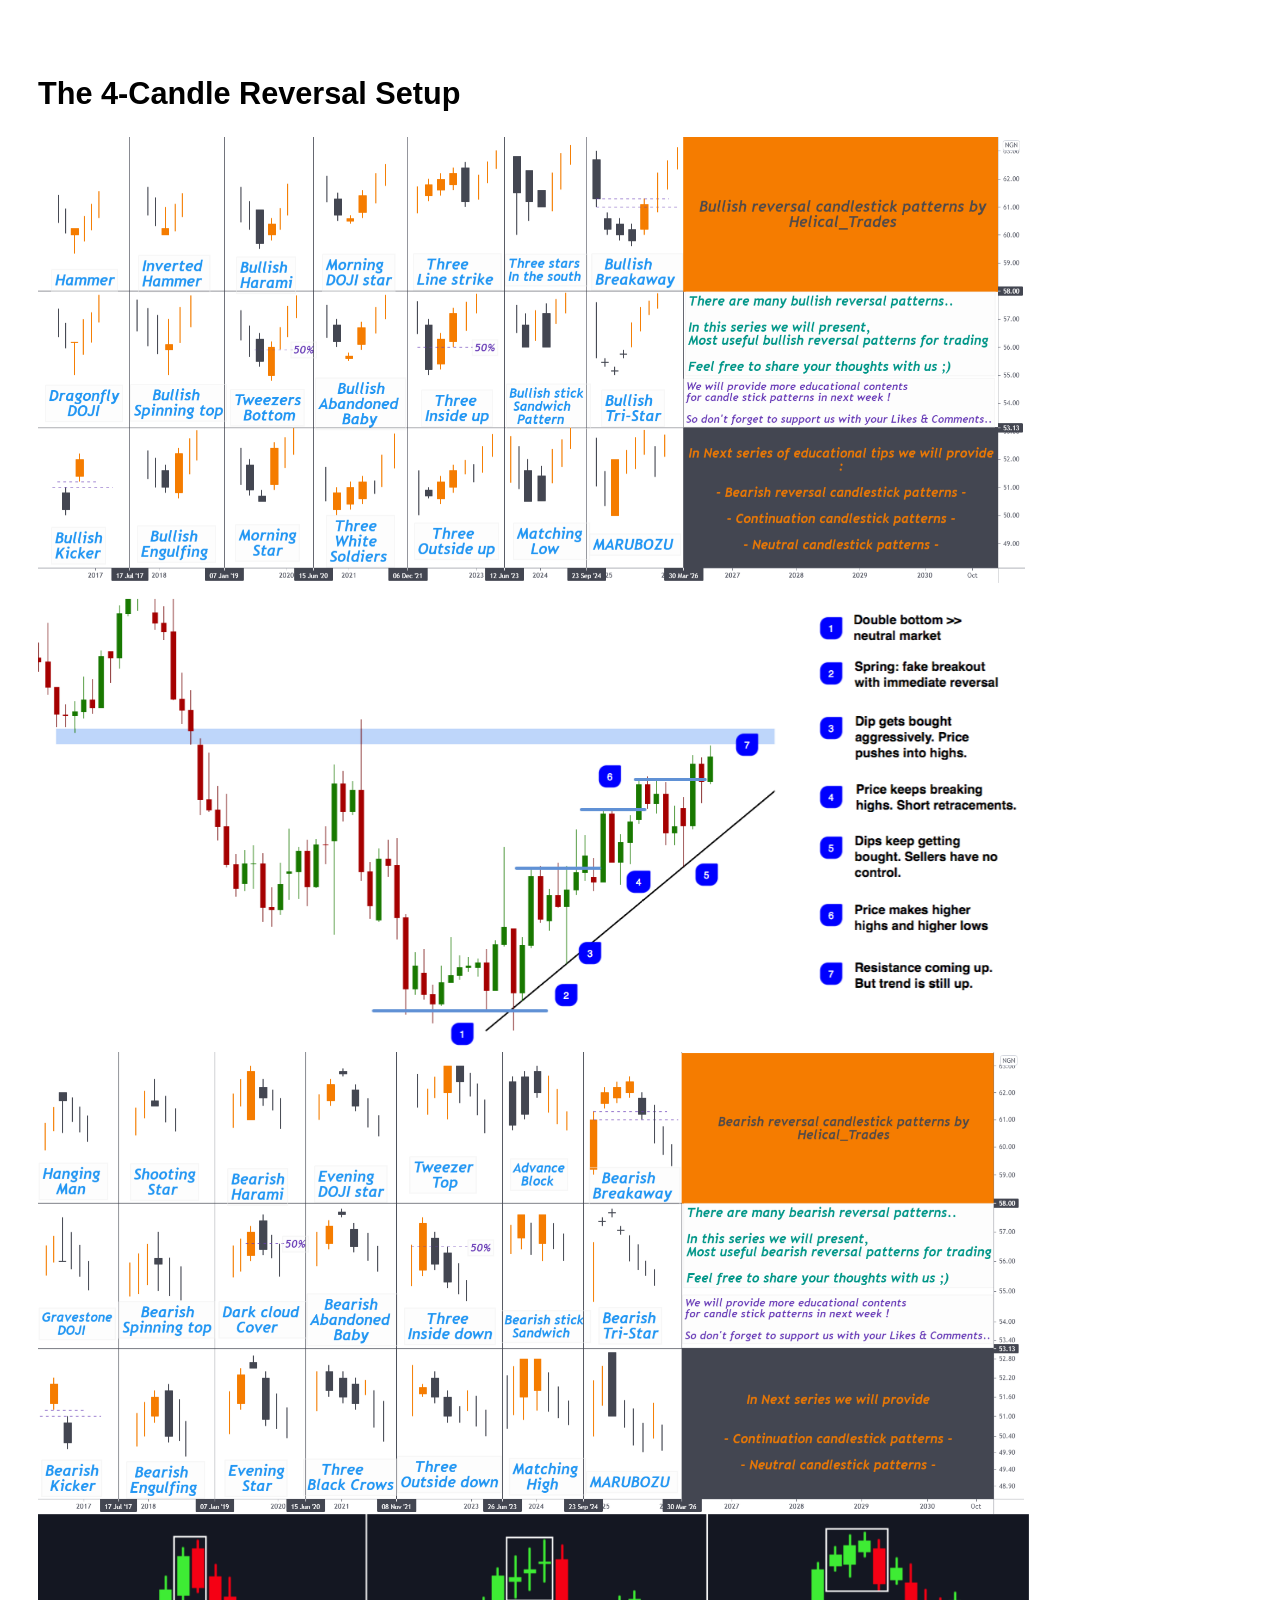
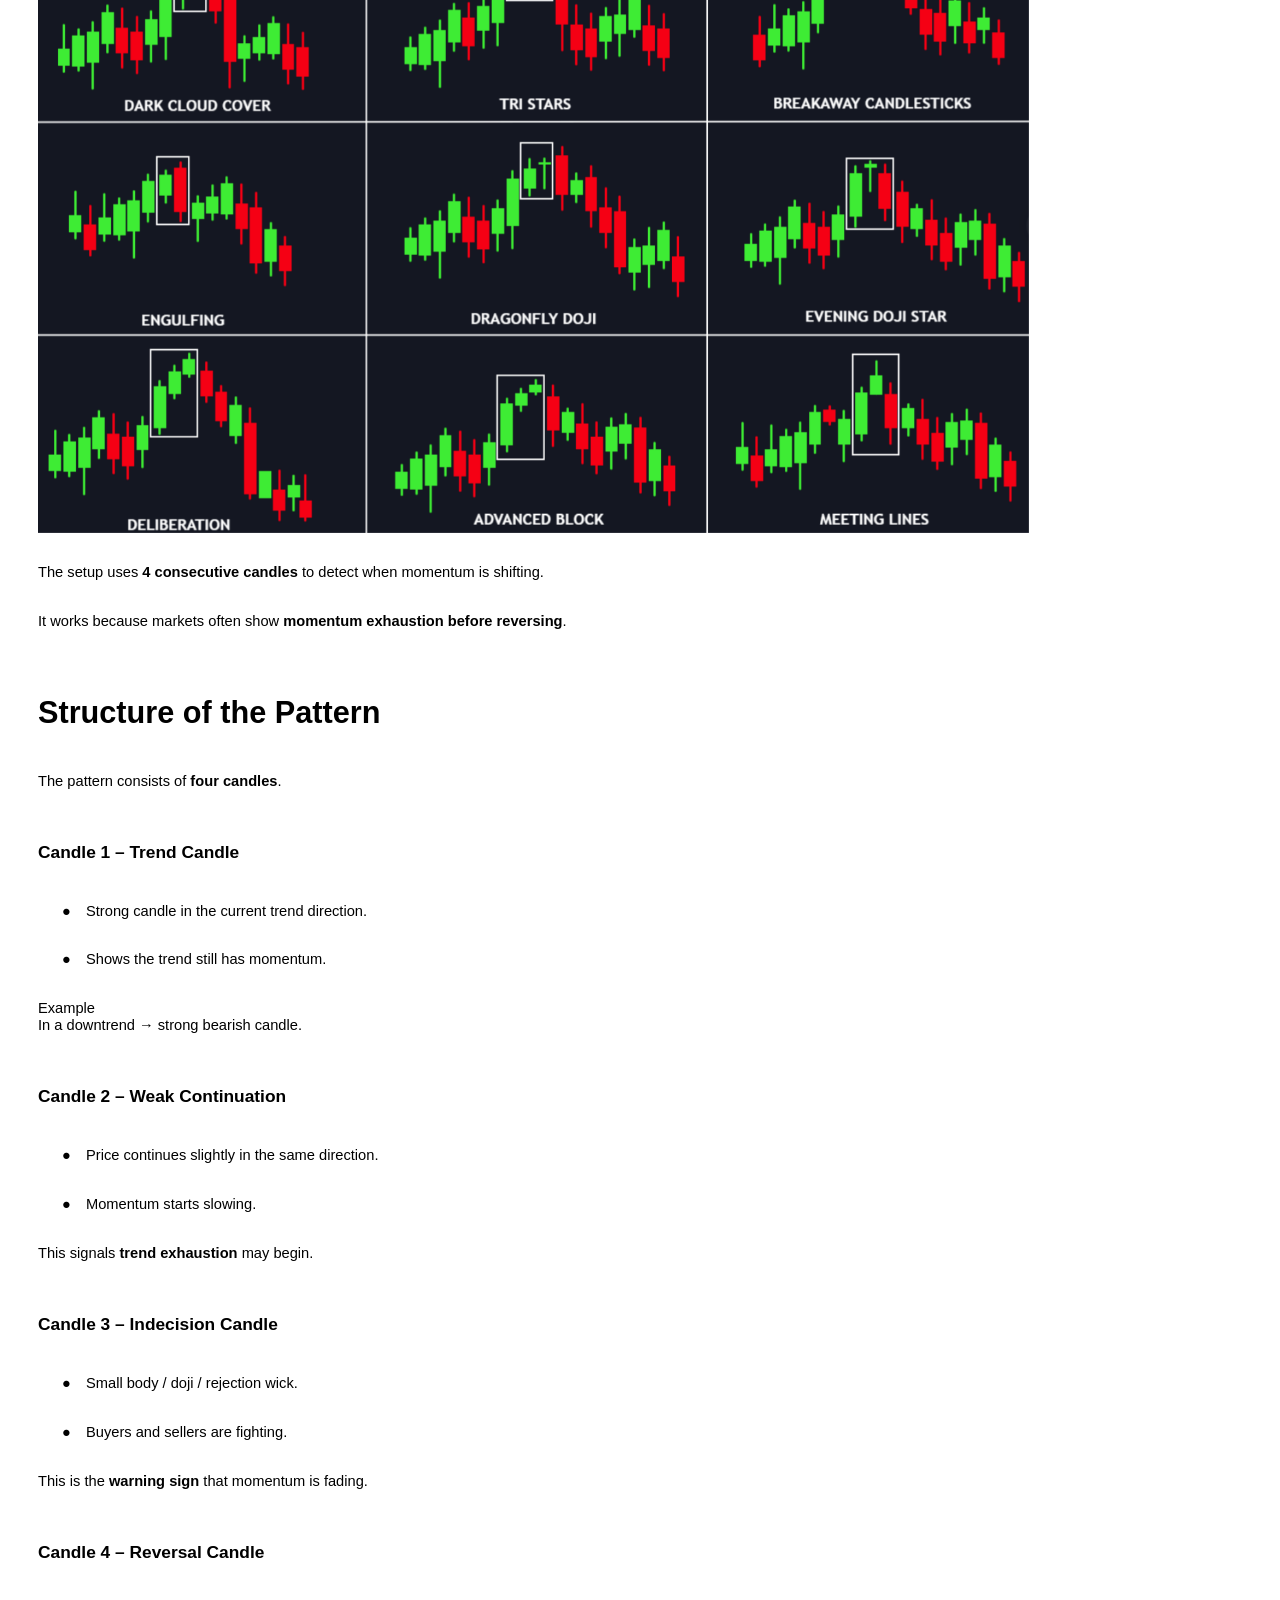
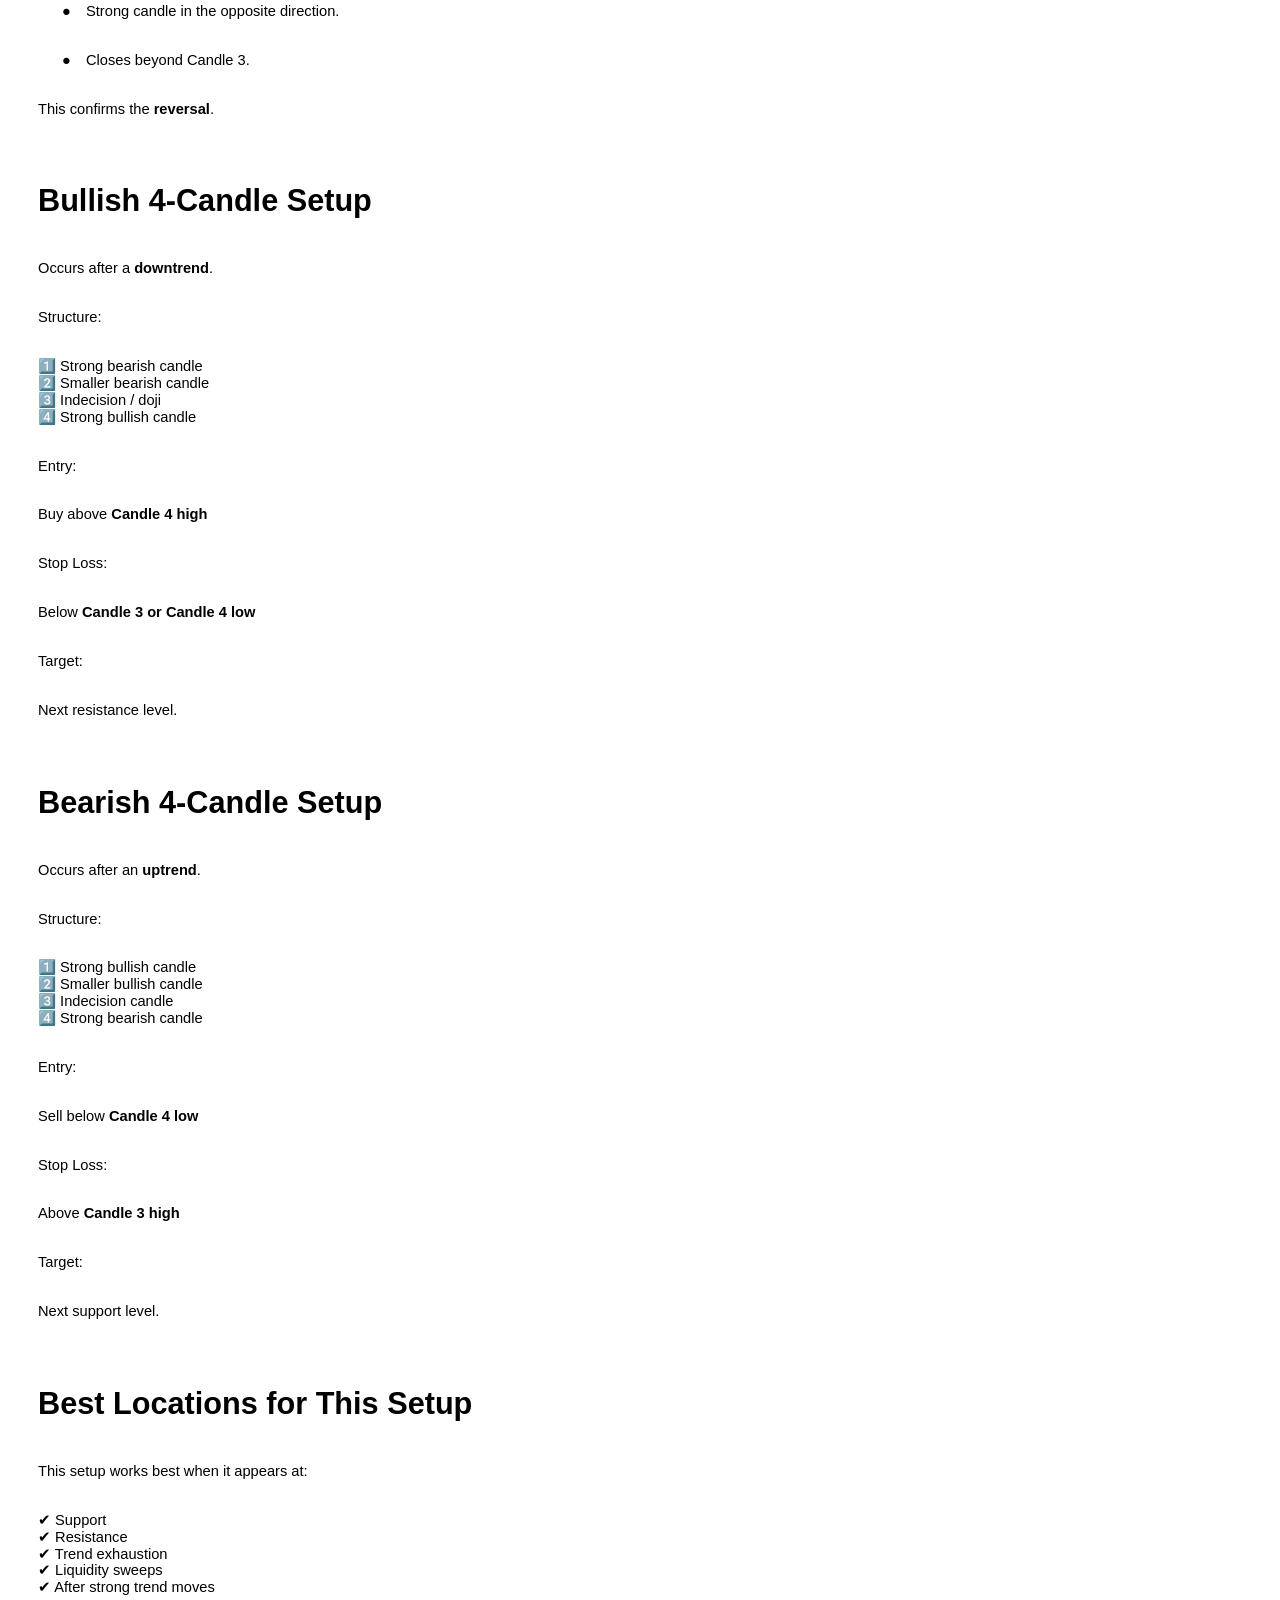
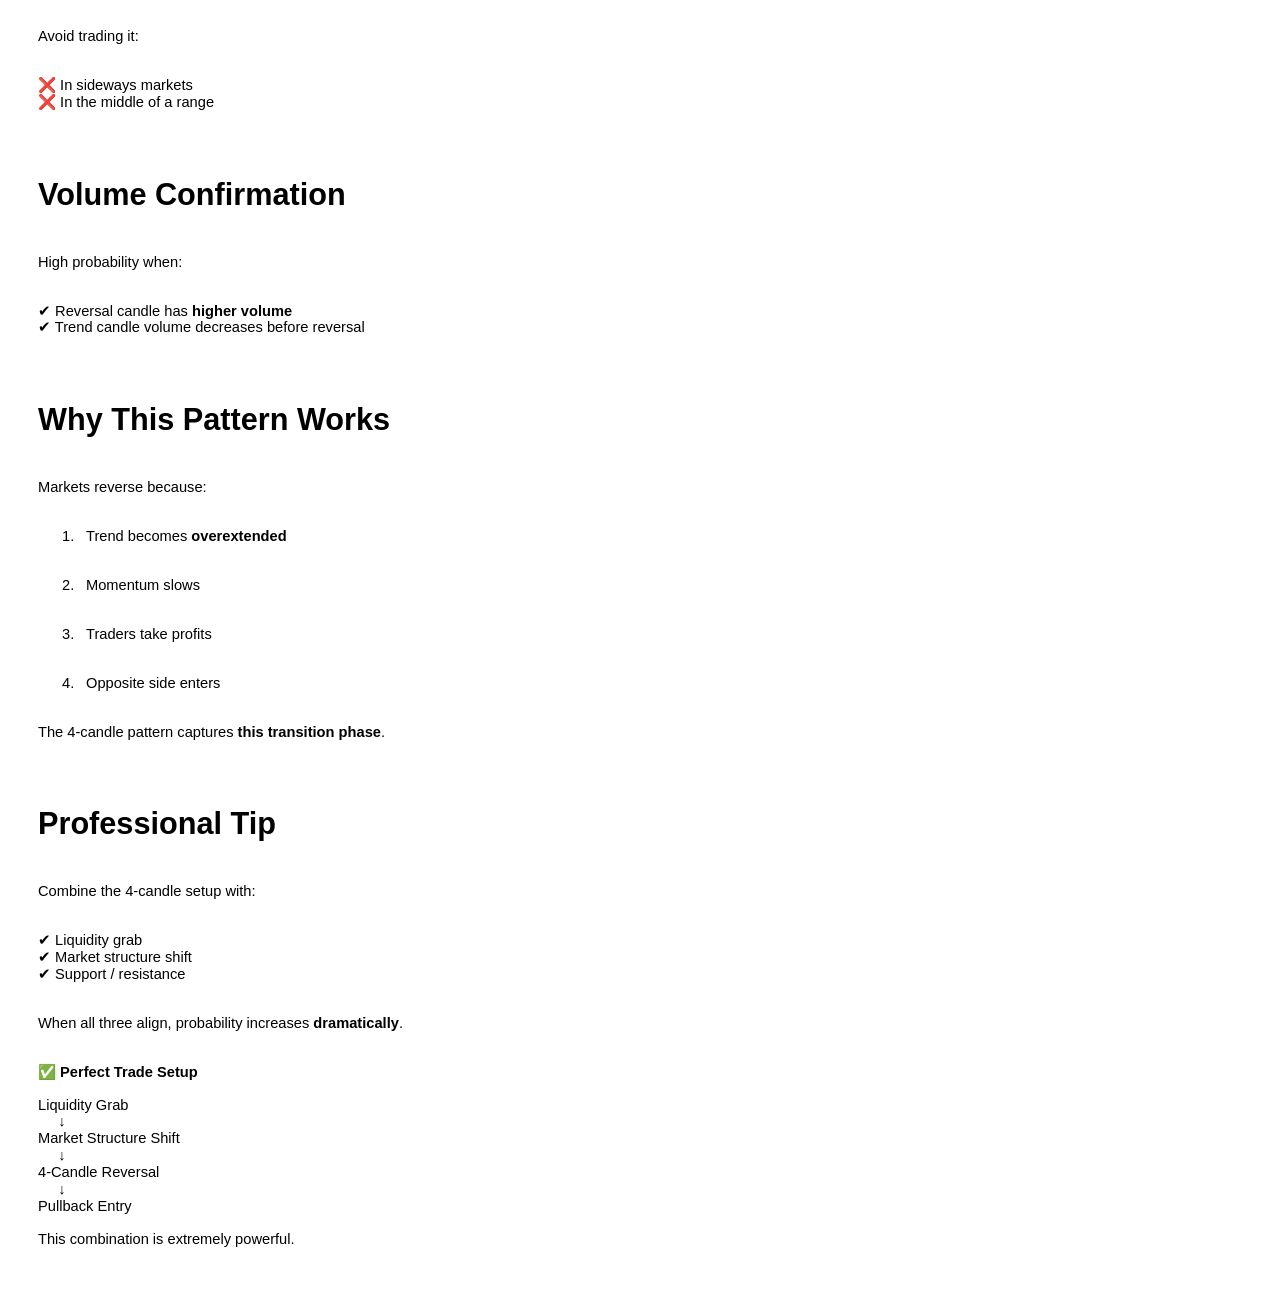
<file: Trading Guide Page4/TradingGuidePage4.html>
<html><head><meta content="text/html; charset=UTF-8" http-equiv="content-type"><style type="text/css">ul.lst-kix_94gms5dvf6eo-1{list-style-type:none}ul.lst-kix_94gms5dvf6eo-0{list-style-type:none}ul.lst-kix_94gms5dvf6eo-7{list-style-type:none}ul.lst-kix_94gms5dvf6eo-6{list-style-type:none}ul.lst-kix_94gms5dvf6eo-8{list-style-type:none}ul.lst-kix_94gms5dvf6eo-3{list-style-type:none}ul.lst-kix_z30z61cxnv4s-8{list-style-type:none}ul.lst-kix_94gms5dvf6eo-2{list-style-type:none}ul.lst-kix_z30z61cxnv4s-7{list-style-type:none}ul.lst-kix_94gms5dvf6eo-5{list-style-type:none}ul.lst-kix_94gms5dvf6eo-4{list-style-type:none}ul.lst-kix_mo9hanevsdx1-4{list-style-type:none}ul.lst-kix_z30z61cxnv4s-4{list-style-type:none}ul.lst-kix_mo9hanevsdx1-5{list-style-type:none}ul.lst-kix_z30z61cxnv4s-3{list-style-type:none}ul.lst-kix_mo9hanevsdx1-6{list-style-type:none}ul.lst-kix_z30z61cxnv4s-6{list-style-type:none}ul.lst-kix_mo9hanevsdx1-7{list-style-type:none}ul.lst-kix_z30z61cxnv4s-5{list-style-type:none}ul.lst-kix_mo9hanevsdx1-0{list-style-type:none}ul.lst-kix_z30z61cxnv4s-0{list-style-type:none}ul.lst-kix_mo9hanevsdx1-1{list-style-type:none}ul.lst-kix_mo9hanevsdx1-2{list-style-type:none}ol.lst-kix_pfjvm34f38ck-0.start{counter-reset:lst-ctn-kix_pfjvm34f38ck-0 0}ul.lst-kix_z30z61cxnv4s-2{list-style-type:none}ul.lst-kix_mo9hanevsdx1-3{list-style-type:none}ul.lst-kix_z30z61cxnv4s-1{list-style-type:none}ol.lst-kix_pfjvm34f38ck-3.start{counter-reset:lst-ctn-kix_pfjvm34f38ck-3 0}ol.lst-kix_pfjvm34f38ck-8{list-style-type:none}ol.lst-kix_pfjvm34f38ck-7{list-style-type:none}ol.lst-kix_pfjvm34f38ck-6{list-style-type:none}ol.lst-kix_pfjvm34f38ck-5{list-style-type:none}ol.lst-kix_pfjvm34f38ck-4{list-style-type:none}ol.lst-kix_pfjvm34f38ck-3{list-style-type:none}.lst-kix_pfjvm34f38ck-7>li{counter-increment:lst-ctn-kix_pfjvm34f38ck-7}ol.lst-kix_pfjvm34f38ck-2{list-style-type:none}ol.lst-kix_pfjvm34f38ck-1{list-style-type:none}ol.lst-kix_pfjvm34f38ck-0{list-style-type:none}.lst-kix_pfjvm34f38ck-1>li{counter-increment:lst-ctn-kix_pfjvm34f38ck-1}ol.lst-kix_pfjvm34f38ck-6.start{counter-reset:lst-ctn-kix_pfjvm34f38ck-6 0}ul.lst-kix_syinyifuk4k-5{list-style-type:none}ul.lst-kix_syinyifuk4k-6{list-style-type:none}ul.lst-kix_syinyifuk4k-7{list-style-type:none}ul.lst-kix_syinyifuk4k-8{list-style-type:none}ul.lst-kix_syinyifuk4k-1{list-style-type:none}ul.lst-kix_syinyifuk4k-2{list-style-type:none}ul.lst-kix_syinyifuk4k-3{list-style-type:none}ul.lst-kix_syinyifuk4k-4{list-style-type:none}.lst-kix_pfjvm34f38ck-2>li{counter-increment:lst-ctn-kix_pfjvm34f38ck-2}.lst-kix_pfjvm34f38ck-5>li{counter-increment:lst-ctn-kix_pfjvm34f38ck-5}.lst-kix_syinyifuk4k-0>li:before{content:"\0025cf   "}ul.lst-kix_syinyifuk4k-0{list-style-type:none}.lst-kix_syinyifuk4k-2>li:before{content:"\0025a0   "}.lst-kix_z30z61cxnv4s-8>li:before{content:"\0025a0   "}.lst-kix_pfjvm34f38ck-8>li{counter-increment:lst-ctn-kix_pfjvm34f38ck-8}.lst-kix_syinyifuk4k-1>li:before{content:"\0025cb   "}.lst-kix_z30z61cxnv4s-5>li:before{content:"\0025a0   "}ol.lst-kix_pfjvm34f38ck-5.start{counter-reset:lst-ctn-kix_pfjvm34f38ck-5 0}.lst-kix_syinyifuk4k-4>li:before{content:"\0025cb   "}.lst-kix_z30z61cxnv4s-4>li:before{content:"\0025cb   "}.lst-kix_syinyifuk4k-3>li:before{content:"\0025cf   "}.lst-kix_z30z61cxnv4s-3>li:before{content:"\0025cf   "}.lst-kix_syinyifuk4k-8>li:before{content:"\0025a0   "}.lst-kix_syinyifuk4k-5>li:before{content:"\0025a0   "}.lst-kix_syinyifuk4k-6>li:before{content:"\0025cf   "}.lst-kix_z30z61cxnv4s-6>li:before{content:"\0025cf   "}.lst-kix_syinyifuk4k-7>li:before{content:"\0025cb   "}.lst-kix_z30z61cxnv4s-7>li:before{content:"\0025cb   "}.lst-kix_pfjvm34f38ck-1>li:before{content:"" counter(lst-ctn-kix_pfjvm34f38ck-1,lower-latin) ". "}.lst-kix_94gms5dvf6eo-6>li:before{content:"\0025cf   "}.lst-kix_94gms5dvf6eo-7>li:before{content:"\0025cb   "}.lst-kix_pfjvm34f38ck-0>li:before{content:"" counter(lst-ctn-kix_pfjvm34f38ck-0,decimal) ". "}.lst-kix_pfjvm34f38ck-2>li:before{content:"" counter(lst-ctn-kix_pfjvm34f38ck-2,lower-roman) ". "}.lst-kix_pfjvm34f38ck-3>li:before{content:"" counter(lst-ctn-kix_pfjvm34f38ck-3,decimal) ". "}.lst-kix_94gms5dvf6eo-5>li:before{content:"\0025a0   "}.lst-kix_pfjvm34f38ck-3>li{counter-increment:lst-ctn-kix_pfjvm34f38ck-3}ol.lst-kix_pfjvm34f38ck-1.start{counter-reset:lst-ctn-kix_pfjvm34f38ck-1 0}.lst-kix_94gms5dvf6eo-0>li:before{content:"\0025cf   "}.lst-kix_94gms5dvf6eo-8>li:before{content:"\0025a0   "}ol.lst-kix_pfjvm34f38ck-4.start{counter-reset:lst-ctn-kix_pfjvm34f38ck-4 0}.lst-kix_z30z61cxnv4s-0>li:before{content:"\0025cf   "}.lst-kix_z30z61cxnv4s-2>li:before{content:"\0025a0   "}.lst-kix_z30z61cxnv4s-1>li:before{content:"\0025cb   "}ol.lst-kix_pfjvm34f38ck-7.start{counter-reset:lst-ctn-kix_pfjvm34f38ck-7 0}.lst-kix_pfjvm34f38ck-8>li:before{content:"" counter(lst-ctn-kix_pfjvm34f38ck-8,lower-roman) ". "}.lst-kix_pfjvm34f38ck-7>li:before{content:"" counter(lst-ctn-kix_pfjvm34f38ck-7,lower-latin) ". "}.lst-kix_94gms5dvf6eo-1>li:before{content:"\0025cb   "}.lst-kix_pfjvm34f38ck-4>li{counter-increment:lst-ctn-kix_pfjvm34f38ck-4}.lst-kix_pfjvm34f38ck-5>li:before{content:"" counter(lst-ctn-kix_pfjvm34f38ck-5,lower-roman) ". "}.lst-kix_94gms5dvf6eo-2>li:before{content:"\0025a0   "}.lst-kix_94gms5dvf6eo-3>li:before{content:"\0025cf   "}.lst-kix_pfjvm34f38ck-4>li:before{content:"" counter(lst-ctn-kix_pfjvm34f38ck-4,lower-latin) ". "}.lst-kix_pfjvm34f38ck-6>li:before{content:"" counter(lst-ctn-kix_pfjvm34f38ck-6,decimal) ". "}.lst-kix_94gms5dvf6eo-4>li:before{content:"\0025cb   "}.lst-kix_mo9hanevsdx1-4>li:before{content:"\0025cb   "}.lst-kix_mo9hanevsdx1-3>li:before{content:"\0025cf   "}.lst-kix_mo9hanevsdx1-7>li:before{content:"\0025cb   "}.lst-kix_mo9hanevsdx1-8>li:before{content:"\0025a0   "}.lst-kix_mo9hanevsdx1-0>li:before{content:"\0025cf   "}.lst-kix_mo9hanevsdx1-1>li:before{content:"\0025cb   "}.lst-kix_mo9hanevsdx1-2>li:before{content:"\0025a0   "}.lst-kix_pfjvm34f38ck-6>li{counter-increment:lst-ctn-kix_pfjvm34f38ck-6}.lst-kix_mo9hanevsdx1-6>li:before{content:"\0025cf   "}ul.lst-kix_mo9hanevsdx1-8{list-style-type:none}.lst-kix_mo9hanevsdx1-5>li:before{content:"\0025a0   "}ol.lst-kix_pfjvm34f38ck-2.start{counter-reset:lst-ctn-kix_pfjvm34f38ck-2 0}li.li-bullet-0:before{margin-left:-18pt;white-space:nowrap;display:inline-block;min-width:18pt}.lst-kix_pfjvm34f38ck-0>li{counter-increment:lst-ctn-kix_pfjvm34f38ck-0}ol.lst-kix_pfjvm34f38ck-8.start{counter-reset:lst-ctn-kix_pfjvm34f38ck-8 0}ol{margin:0;padding:0}table td,table th{padding:0}.c6{color:#000000;font-weight:400;text-decoration:none;vertical-align:baseline;font-size:11pt;font-family:"Arial";font-style:normal}.c0{color:#000000;font-weight:700;text-decoration:none;vertical-align:baseline;font-size:13pt;font-family:"Arial";font-style:normal}.c9{color:#000000;text-decoration:none;vertical-align:baseline;font-size:23pt;font-family:"Arial";font-style:normal}.c2{padding-top:0pt;padding-bottom:0pt;line-height:1.15;orphans:2;widows:2;text-align:left}.c5{padding-top:14pt;padding-bottom:4pt;line-height:1.15;orphans:2;widows:2;text-align:left}.c8{color:#000000;text-decoration:none;vertical-align:baseline;font-size:11pt;font-family:"Arial";font-style:normal}.c7{padding-top:24pt;padding-bottom:6pt;line-height:1.15;orphans:2;widows:2;text-align:left}.c1{padding-top:12pt;padding-bottom:12pt;line-height:1.15;orphans:2;widows:2;text-align:left}.c12{background-color:#ffffff;max-width:567pt;padding:27pt 22.5pt 22.5pt 22.5pt}.c3{margin-left:36pt;padding-left:0pt}.c10{padding:0;margin:0}.c11{height:11pt}.c4{font-weight:700}.title{padding-top:0pt;color:#000000;font-size:26pt;padding-bottom:3pt;font-family:"Arial";line-height:1.15;page-break-after:avoid;orphans:2;widows:2;text-align:left}.subtitle{padding-top:0pt;color:#666666;font-size:15pt;padding-bottom:16pt;font-family:"Arial";line-height:1.15;page-break-after:avoid;orphans:2;widows:2;text-align:left}li{color:#000000;font-size:11pt;font-family:"Arial"}p{margin:0;color:#000000;font-size:11pt;font-family:"Arial"}h1{padding-top:20pt;color:#000000;font-size:20pt;padding-bottom:6pt;font-family:"Arial";line-height:1.15;page-break-after:avoid;orphans:2;widows:2;text-align:left}h2{padding-top:18pt;color:#000000;font-size:16pt;padding-bottom:6pt;font-family:"Arial";line-height:1.15;page-break-after:avoid;orphans:2;widows:2;text-align:left}h3{padding-top:16pt;color:#434343;font-size:14pt;padding-bottom:4pt;font-family:"Arial";line-height:1.15;page-break-after:avoid;orphans:2;widows:2;text-align:left}h4{padding-top:14pt;color:#666666;font-size:12pt;padding-bottom:4pt;font-family:"Arial";line-height:1.15;page-break-after:avoid;orphans:2;widows:2;text-align:left}h5{padding-top:12pt;color:#666666;font-size:11pt;padding-bottom:4pt;font-family:"Arial";line-height:1.15;page-break-after:avoid;orphans:2;widows:2;text-align:left}h6{padding-top:12pt;color:#666666;font-size:11pt;padding-bottom:4pt;font-family:"Arial";line-height:1.15;page-break-after:avoid;font-style:italic;orphans:2;widows:2;text-align:left}</style></head><body class="c12 doc-content"><h1 class="c7" id="h.35l97e3jpwkf"><span class="c9 c4">The 4-Candle Reversal Setup</span></h1><p class="c2"><span style="overflow: hidden; display: inline-block; margin: 0.00px 0.00px; border: 0.00px solid #000000; transform: rotate(0.00rad) translateZ(0px); -webkit-transform: rotate(0.00rad) translateZ(0px); width: 986.61px; height: 445.95px;"><img alt="https://s3.tradingview.com/l/lwWyOgLH_big.png" src="images/image2.png" style="width: 986.61px; height: 445.95px; margin-left: 0.00px; margin-top: 0.00px; transform: rotate(0.00rad) translateZ(0px); -webkit-transform: rotate(0.00rad) translateZ(0px);" title=""></span></p><p class="c2"><span style="overflow: hidden; display: inline-block; margin: 0.00px 0.00px; border: 0.00px solid #000000; transform: rotate(0.00rad) translateZ(0px); -webkit-transform: rotate(0.00rad) translateZ(0px); width: 985.50px; height: 469.10px;"><img alt="https://tradeciety.com/hubfs/Imported_Blog_Media/Trend-price-action4.png" src="images/image1.png" style="width: 985.50px; height: 469.10px; margin-left: 0.00px; margin-top: 0.00px; transform: rotate(0.00rad) translateZ(0px); -webkit-transform: rotate(0.00rad) translateZ(0px);" title=""></span></p><p class="c2"><span style="overflow: hidden; display: inline-block; margin: 0.00px 0.00px; border: 0.00px solid #000000; transform: rotate(0.00rad) translateZ(0px); -webkit-transform: rotate(0.00rad) translateZ(0px); width: 986.11px; height: 461.50px;"><img alt="https://s3.tradingview.com/l/lfaDq6RE_big.png" src="images/image3.png" style="width: 986.11px; height: 461.50px; margin-left: 0.00px; margin-top: 0.00px; transform: rotate(0.00rad) translateZ(0px); -webkit-transform: rotate(0.00rad) translateZ(0px);" title=""></span></p><p class="c2"><span style="overflow: hidden; display: inline-block; margin: 0.00px 0.00px; border: 0.00px solid #000000; transform: rotate(0.00rad) translateZ(0px); -webkit-transform: rotate(0.00rad) translateZ(0px); width: 990.67px; height: 619.50px;"><img alt="" src="images/image4.png" style="width: 990.67px; height: 619.50px; margin-left: 0.00px; margin-top: 0.00px; transform: rotate(0.00rad) translateZ(0px); -webkit-transform: rotate(0.00rad) translateZ(0px);" title=""></span></p><p class="c2 c11"><span class="c6"></span></p><p class="c1"><span>The setup uses </span><span class="c4">4 consecutive candles</span><span class="c6">&nbsp;to detect when momentum is shifting.</span></p><p class="c1"><span>It works because markets often show </span><span class="c4">momentum exhaustion before reversing</span><span class="c6">.</span></p><h1 class="c7" id="h.21721o1laqqo"><span class="c9 c4">Structure of the Pattern</span></h1><p class="c1"><span>The pattern consists of </span><span class="c4">four candles</span><span class="c6">.</span></p><h3 class="c5" id="h.iz1agqmqwcob"><span class="c0">Candle 1 &ndash; Trend Candle</span></h3><ul class="c10 lst-kix_mo9hanevsdx1-0 start"><li class="c1 c3 li-bullet-0"><span class="c6">Strong candle in the current trend direction.</span></li><li class="c1 c3 li-bullet-0"><span class="c6">Shows the trend still has momentum.</span></li></ul><p class="c1"><span class="c6">Example<br>In a downtrend &rarr; strong bearish candle.</span></p><h3 class="c5" id="h.mzg0nc12tfuq"><span class="c0">Candle 2 &ndash; Weak Continuation</span></h3><ul class="c10 lst-kix_94gms5dvf6eo-0 start"><li class="c1 c3 li-bullet-0"><span class="c6">Price continues slightly in the same direction.</span></li><li class="c1 c3 li-bullet-0"><span class="c6">Momentum starts slowing.</span></li></ul><p class="c1"><span>This signals </span><span class="c4">trend exhaustion</span><span class="c6">&nbsp;may begin.</span></p><h3 class="c5" id="h.qqk0oq8a1cm0"><span class="c0">Candle 3 &ndash; Indecision Candle</span></h3><ul class="c10 lst-kix_syinyifuk4k-0 start"><li class="c1 c3 li-bullet-0"><span class="c6">Small body / doji / rejection wick.</span></li><li class="c1 c3 li-bullet-0"><span class="c6">Buyers and sellers are fighting.</span></li></ul><p class="c1"><span>This is the </span><span class="c4">warning sign</span><span class="c6">&nbsp;that momentum is fading.</span></p><h3 class="c5" id="h.cwe0v67g52j8"><span class="c0">Candle 4 &ndash; Reversal Candle</span></h3><ul class="c10 lst-kix_z30z61cxnv4s-0 start"><li class="c1 c3 li-bullet-0"><span class="c6">Strong candle in the opposite direction.</span></li><li class="c1 c3 li-bullet-0"><span class="c6">Closes beyond Candle 3.</span></li></ul><p class="c1"><span>This confirms the </span><span class="c4">reversal</span><span class="c6">.</span></p><h1 class="c7" id="h.3bnlk3fci3w5"><span class="c9 c4">Bullish 4-Candle Setup</span></h1><p class="c1"><span>Occurs after a </span><span class="c4">downtrend</span><span class="c6">.</span></p><p class="c1"><span class="c6">Structure:</span></p><p class="c1"><span class="c6">1&#65039;&#8419; Strong bearish candle<br>2&#65039;&#8419; Smaller bearish candle<br>3&#65039;&#8419; Indecision / doji<br>4&#65039;&#8419; Strong bullish candle</span></p><p class="c1"><span class="c6">Entry:</span></p><p class="c1"><span>Buy above </span><span class="c8 c4">Candle 4 high</span></p><p class="c1"><span class="c6">Stop Loss:</span></p><p class="c1"><span>Below </span><span class="c8 c4">Candle 3 or Candle 4 low</span></p><p class="c1"><span class="c6">Target:</span></p><p class="c1"><span class="c6">Next resistance level.</span></p><h1 class="c7" id="h.wyoj7oaylxzj"><span class="c9 c4">Bearish 4-Candle Setup</span></h1><p class="c1"><span>Occurs after an </span><span class="c4">uptrend</span><span class="c6">.</span></p><p class="c1"><span class="c6">Structure:</span></p><p class="c1"><span class="c6">1&#65039;&#8419; Strong bullish candle<br>2&#65039;&#8419; Smaller bullish candle<br>3&#65039;&#8419; Indecision candle<br>4&#65039;&#8419; Strong bearish candle</span></p><p class="c1"><span class="c6">Entry:</span></p><p class="c1"><span>Sell below </span><span class="c4 c8">Candle 4 low</span></p><p class="c1"><span class="c6">Stop Loss:</span></p><p class="c1"><span>Above </span><span class="c8 c4">Candle 3 high</span></p><p class="c1"><span class="c6">Target:</span></p><p class="c1"><span class="c6">Next support level.</span></p><h1 class="c7" id="h.gc9j2eze9bz7"><span class="c9 c4">Best Locations for This Setup</span></h1><p class="c1"><span class="c6">This setup works best when it appears at:</span></p><p class="c1"><span class="c6">&#10004; Support<br>&#10004; Resistance<br>&#10004; Trend exhaustion<br>&#10004; Liquidity sweeps<br>&#10004; After strong trend moves</span></p><p class="c1"><span class="c6">Avoid trading it:</span></p><p class="c1"><span class="c6">&#10060; In sideways markets<br>&#10060; In the middle of a range</span></p><h1 class="c7" id="h.wth68n2yp0b6"><span class="c9 c4">Volume Confirmation</span></h1><p class="c1"><span class="c6">High probability when:</span></p><p class="c1"><span>&#10004; Reversal candle has </span><span class="c4">higher volume<br></span><span class="c6">&#10004; Trend candle volume decreases before reversal</span></p><h1 class="c7" id="h.vlx2j9r90zrn"><span class="c9 c4">Why This Pattern Works</span></h1><p class="c1"><span class="c6">Markets reverse because:</span></p><ol class="c10 lst-kix_pfjvm34f38ck-0 start" start="1"><li class="c1 c3 li-bullet-0"><span>Trend becomes </span><span class="c8 c4">overextended</span></li><li class="c1 c3 li-bullet-0"><span class="c6">Momentum slows</span></li><li class="c1 c3 li-bullet-0"><span class="c6">Traders take profits</span></li><li class="c1 c3 li-bullet-0"><span class="c6">Opposite side enters</span></li></ol><p class="c1"><span>The 4-candle pattern captures </span><span class="c4">this transition phase</span><span class="c6">.</span></p><h1 class="c7" id="h.6sgfi6d5q8r6"><span class="c4 c9">Professional Tip</span></h1><p class="c1"><span class="c6">Combine the 4-candle setup with:</span></p><p class="c1"><span class="c6">&#10004; Liquidity grab<br>&#10004; Market structure shift<br>&#10004; Support / resistance</span></p><p class="c1"><span>When all three align, probability increases </span><span class="c4">dramatically</span><span class="c6">.</span></p><p class="c1"><span>&#9989; </span><span class="c8 c4">Perfect Trade Setup</span></p><p class="c2"><span class="c6">Liquidity Grab</span></p><p class="c2"><span class="c6">&nbsp; &nbsp; &nbsp;&darr;</span></p><p class="c2"><span class="c6">Market Structure Shift</span></p><p class="c2"><span class="c6">&nbsp; &nbsp; &nbsp;&darr;</span></p><p class="c2"><span class="c6">4-Candle Reversal</span></p><p class="c2"><span class="c6">&nbsp; &nbsp; &nbsp;&darr;</span></p><p class="c2"><span class="c6">Pullback Entry</span></p><p class="c1"><span class="c6">This combination is extremely powerful.</span></p></body></html>
</file>
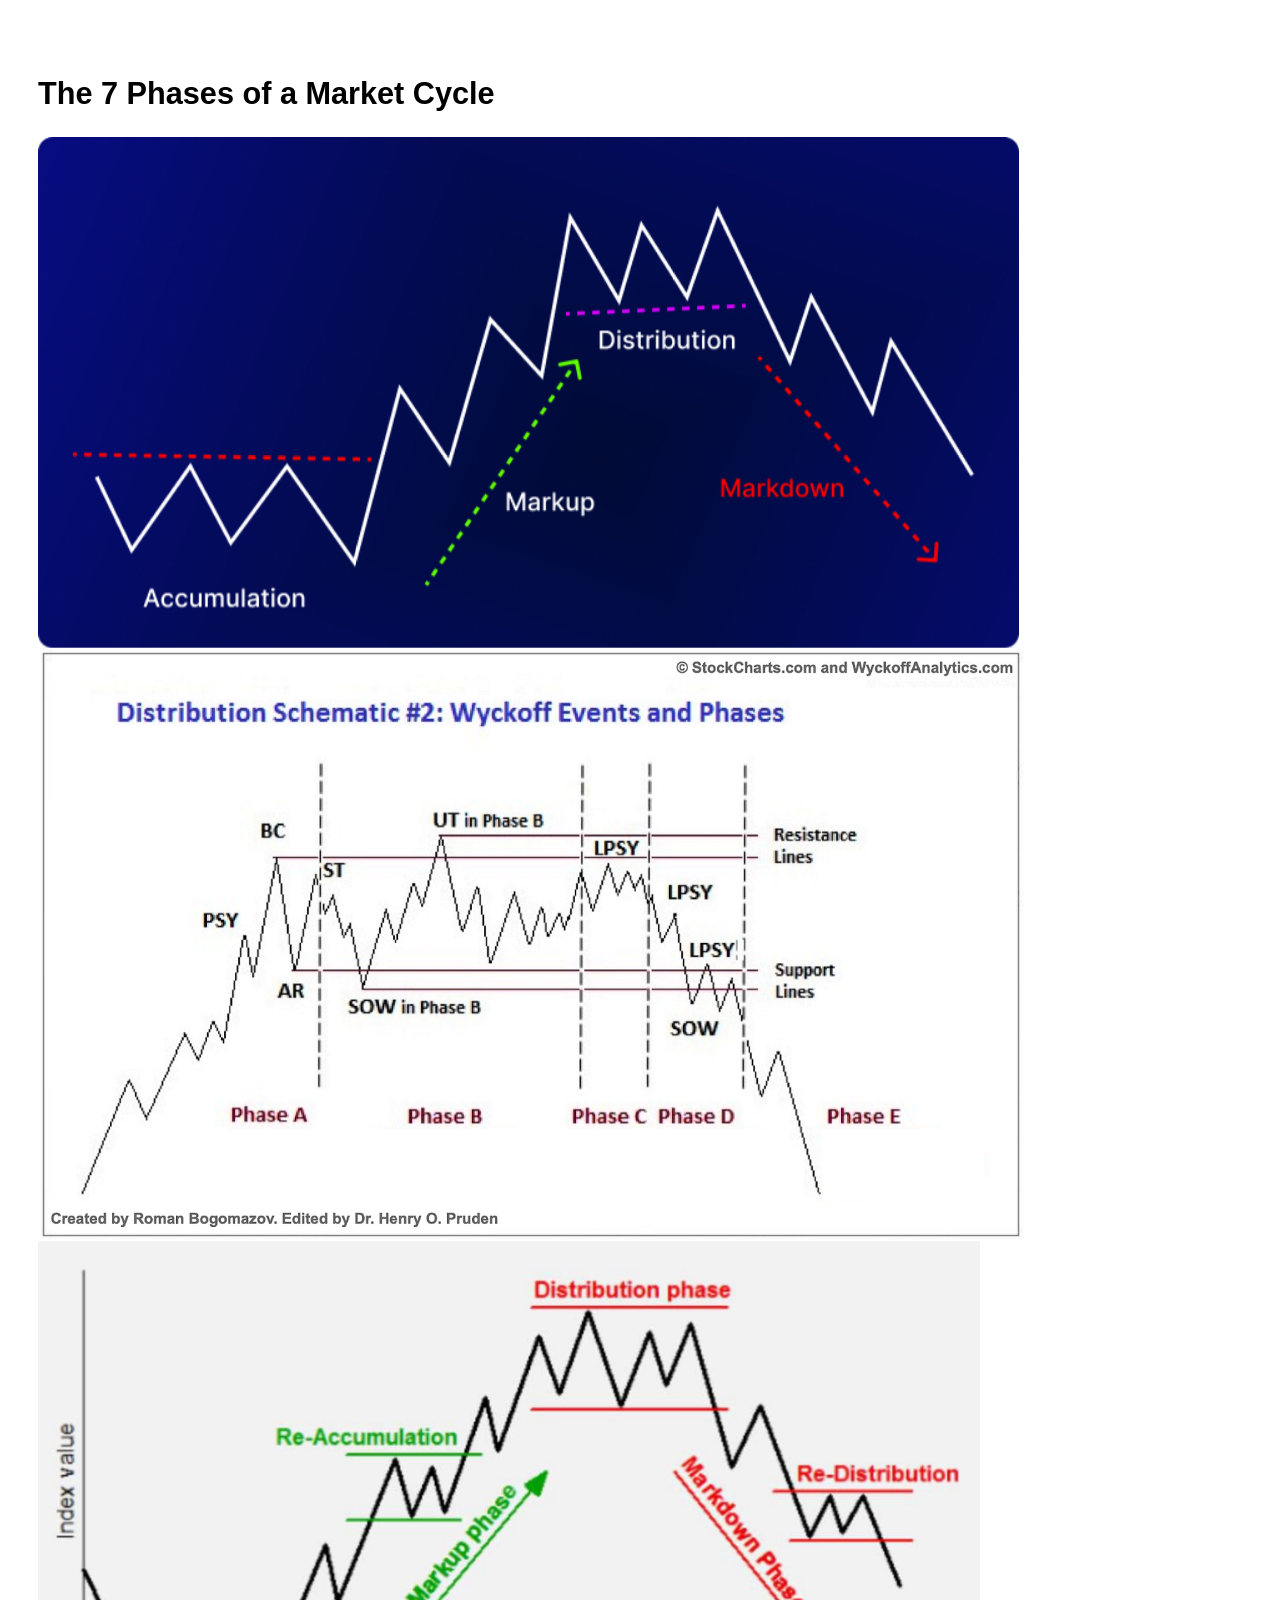
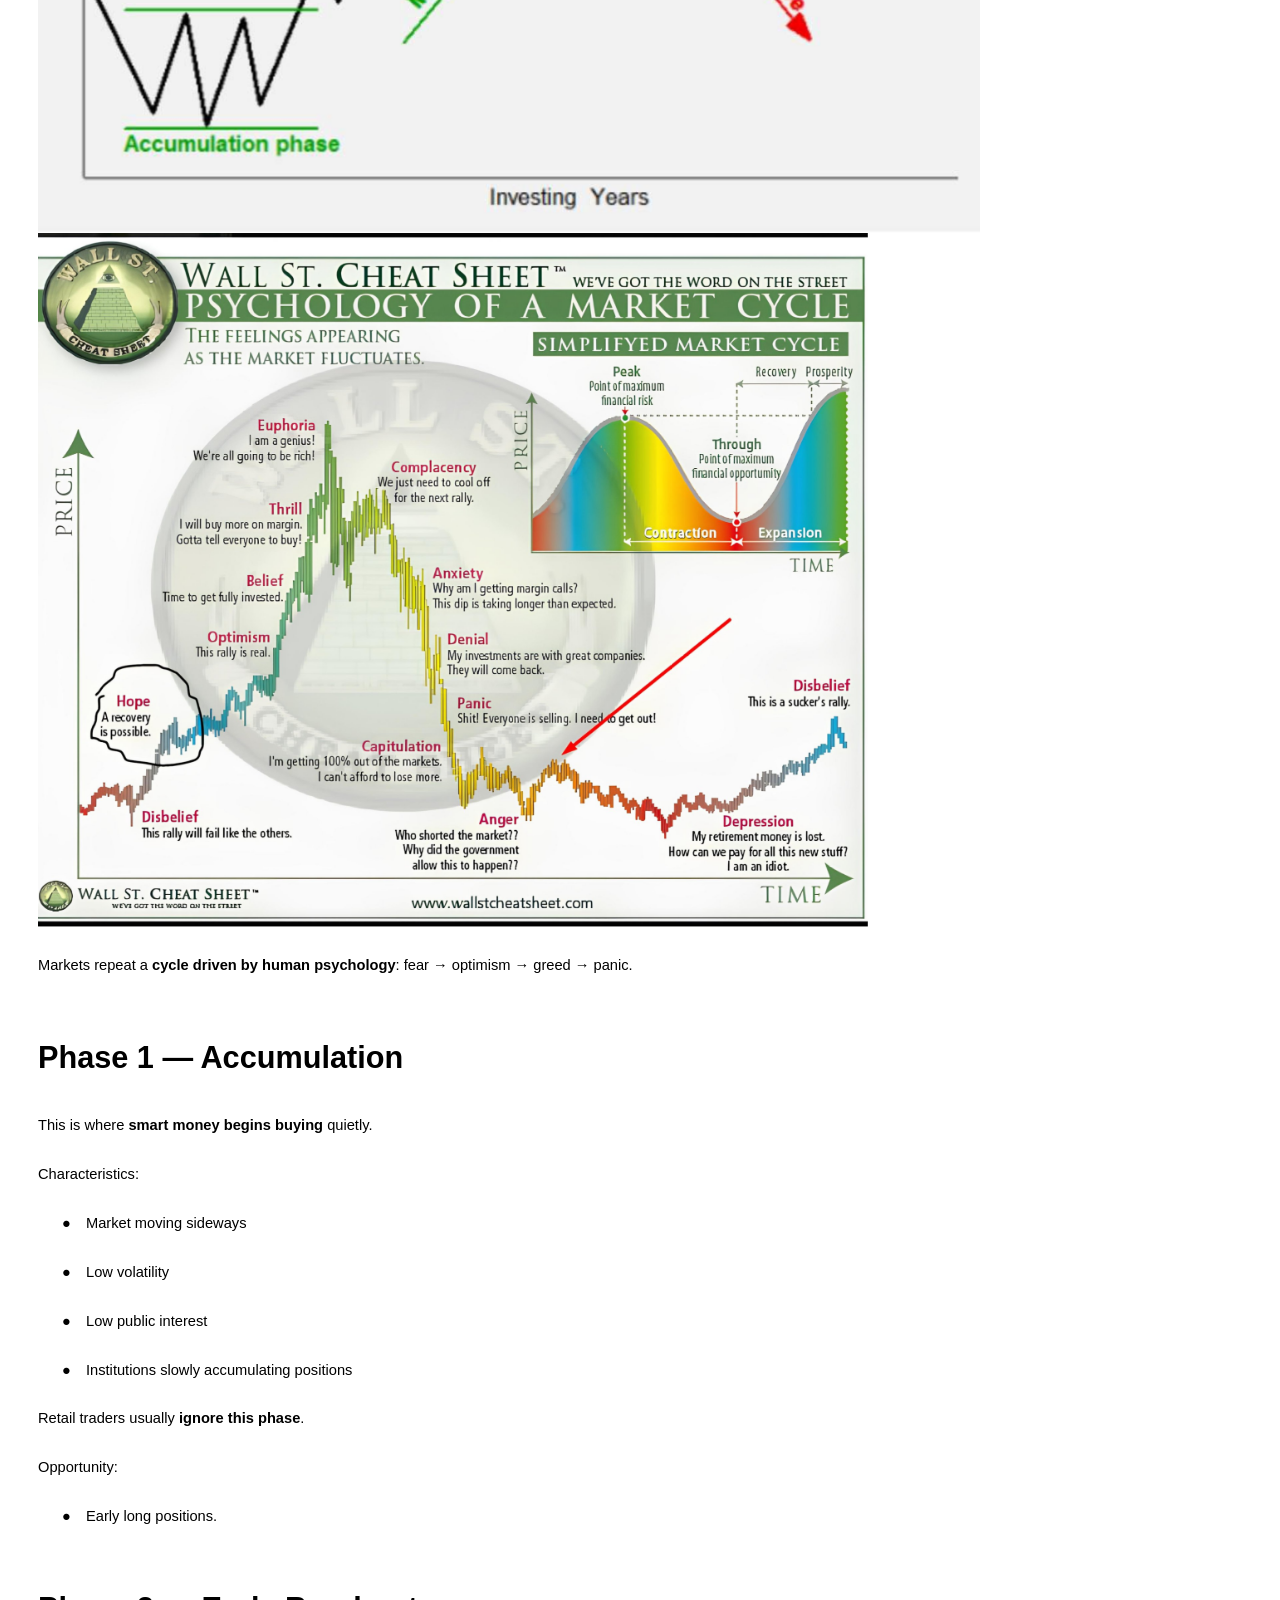
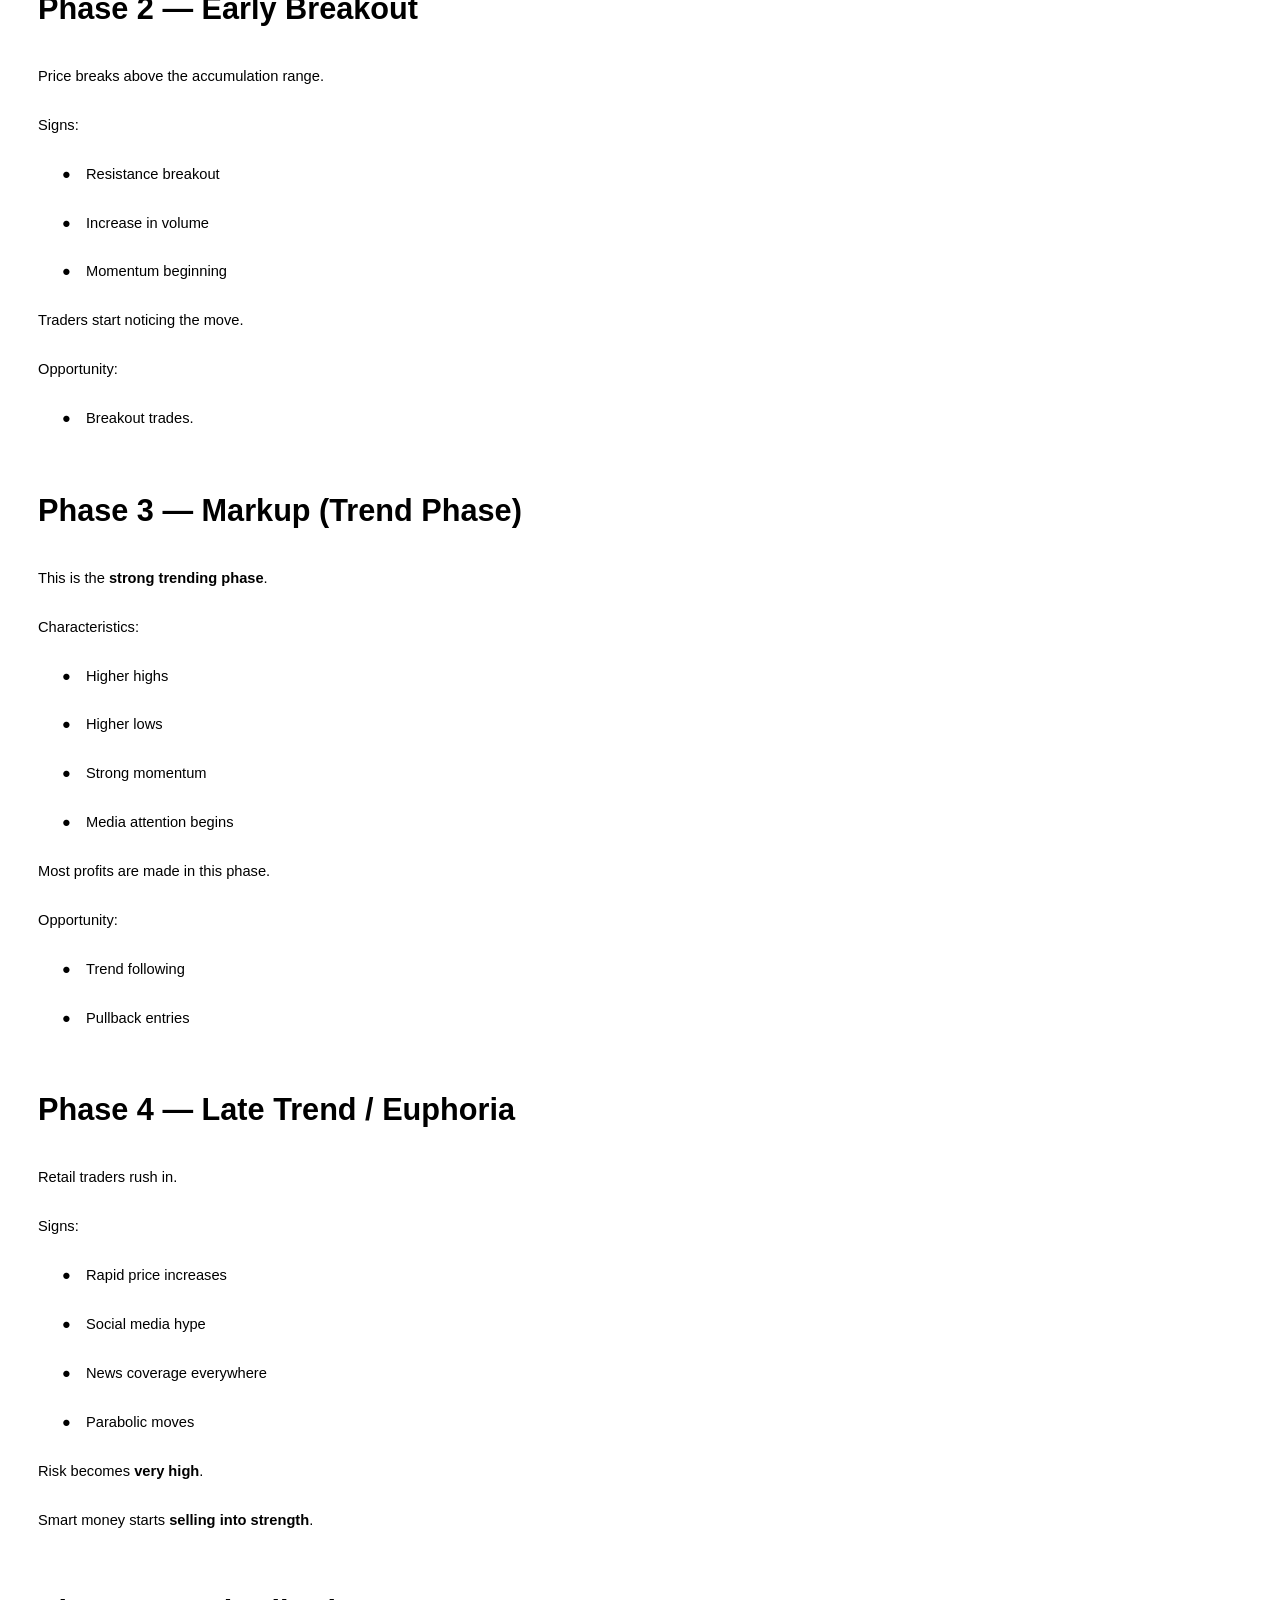
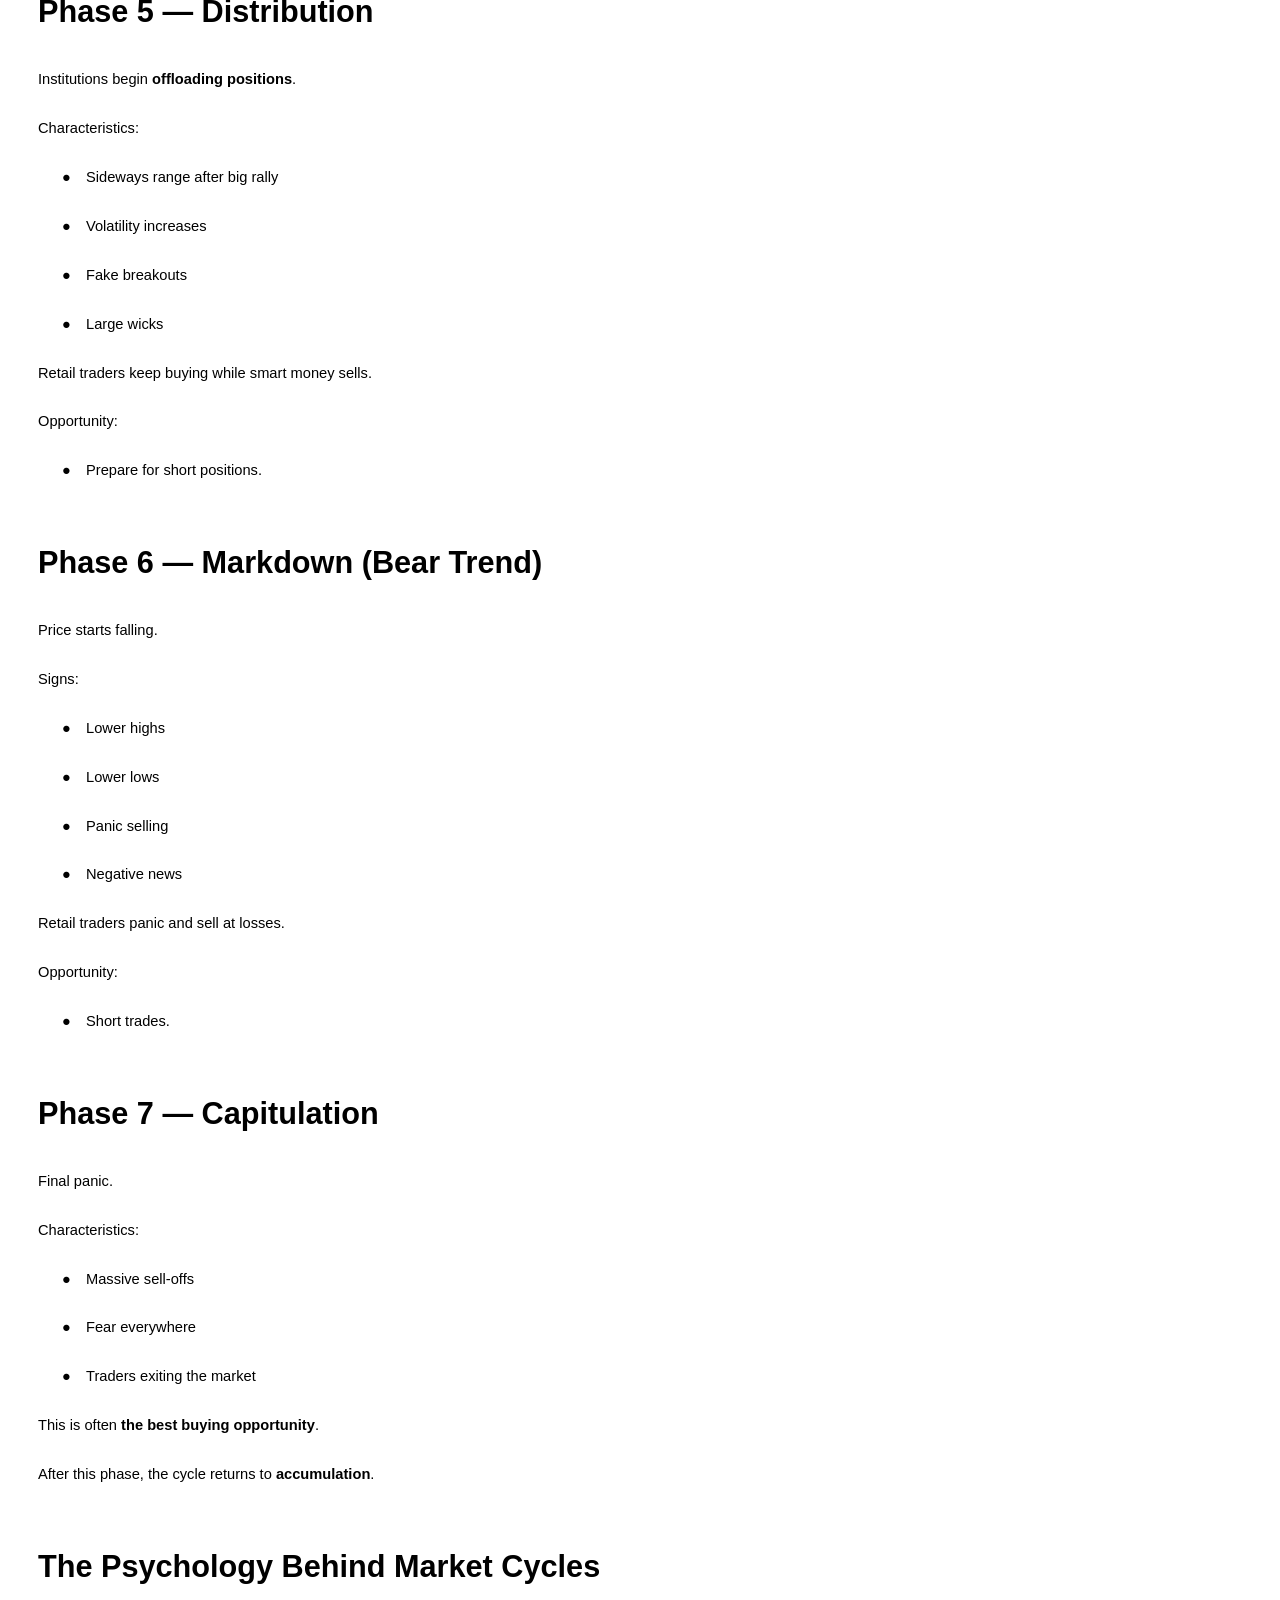
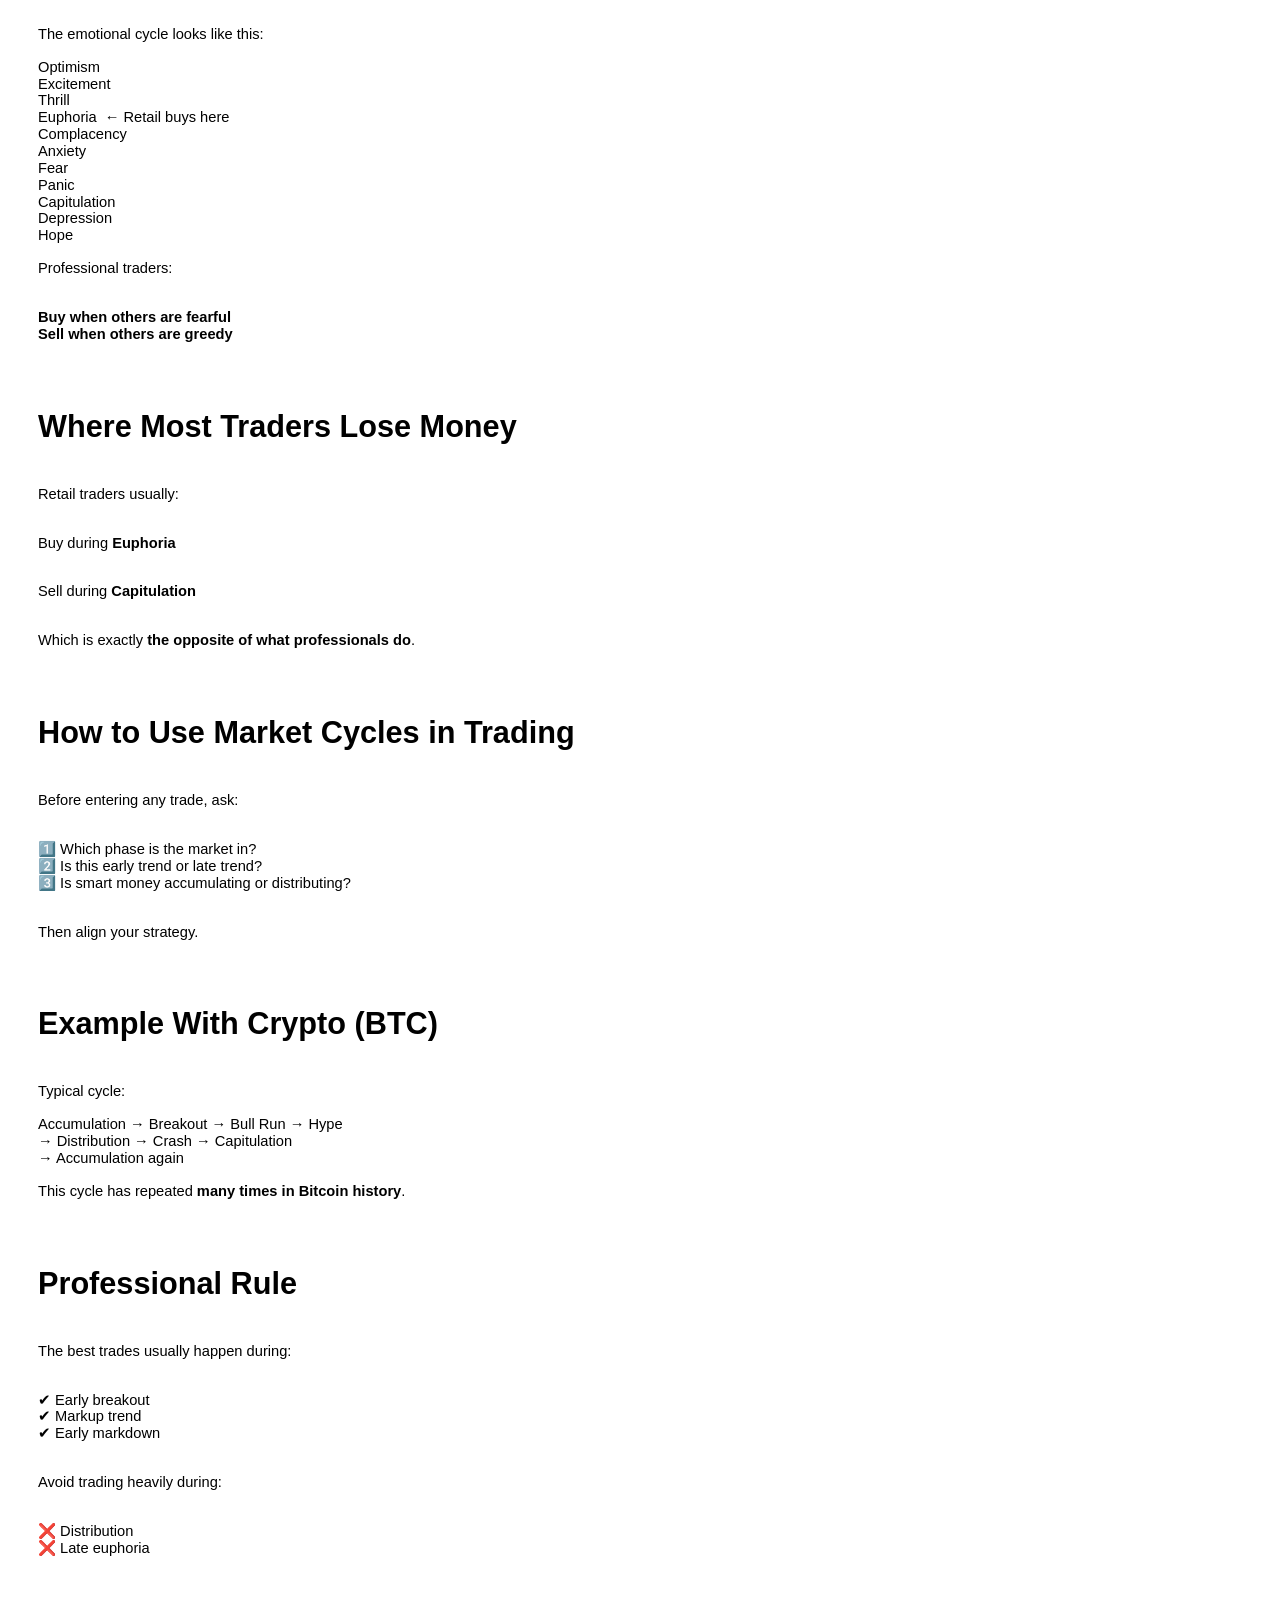
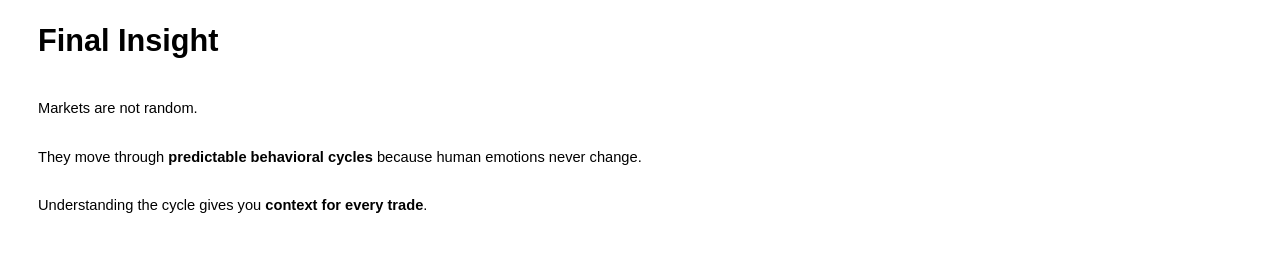
<file: Trading Guide Page5/TradingGuidePage5.html>
<html><head><meta content="text/html; charset=UTF-8" http-equiv="content-type"><style type="text/css">.lst-kix_a3ieg7u711q2-0>li:before{content:"\0025cf   "}.lst-kix_a3ieg7u711q2-1>li:before{content:"\0025cb   "}.lst-kix_a3ieg7u711q2-2>li:before{content:"\0025a0   "}.lst-kix_a3ieg7u711q2-3>li:before{content:"\0025cf   "}.lst-kix_oqqd93d0g8tq-7>li:before{content:"\0025cb   "}.lst-kix_oqqd93d0g8tq-8>li:before{content:"\0025a0   "}.lst-kix_a3ieg7u711q2-6>li:before{content:"\0025cf   "}.lst-kix_a3ieg7u711q2-7>li:before{content:"\0025cb   "}.lst-kix_a3ieg7u711q2-4>li:before{content:"\0025cb   "}.lst-kix_a3ieg7u711q2-5>li:before{content:"\0025a0   "}.lst-kix_a3ieg7u711q2-8>li:before{content:"\0025a0   "}.lst-kix_70ph3lcfy7w0-7>li:before{content:"\0025cb   "}.lst-kix_70ph3lcfy7w0-8>li:before{content:"\0025a0   "}.lst-kix_70ph3lcfy7w0-5>li:before{content:"\0025a0   "}.lst-kix_70ph3lcfy7w0-3>li:before{content:"\0025cf   "}.lst-kix_70ph3lcfy7w0-2>li:before{content:"\0025a0   "}.lst-kix_70ph3lcfy7w0-6>li:before{content:"\0025cf   "}.lst-kix_70ph3lcfy7w0-4>li:before{content:"\0025cb   "}ul.lst-kix_okhyueffvi67-2{list-style-type:none}ul.lst-kix_okhyueffvi67-3{list-style-type:none}ul.lst-kix_okhyueffvi67-0{list-style-type:none}ul.lst-kix_okhyueffvi67-1{list-style-type:none}ul.lst-kix_okhyueffvi67-6{list-style-type:none}ul.lst-kix_okhyueffvi67-7{list-style-type:none}ul.lst-kix_okhyueffvi67-4{list-style-type:none}ul.lst-kix_okhyueffvi67-5{list-style-type:none}.lst-kix_70ph3lcfy7w0-1>li:before{content:"\0025cb   "}ul.lst-kix_okhyueffvi67-8{list-style-type:none}.lst-kix_70ph3lcfy7w0-0>li:before{content:"\0025cf   "}.lst-kix_dav4npw67yu-0>li:before{content:"\0025cf   "}.lst-kix_o7d76oh1li67-3>li:before{content:"\0025cf   "}.lst-kix_o7d76oh1li67-7>li:before{content:"\0025cb   "}.lst-kix_dav4npw67yu-2>li:before{content:"\0025a0   "}.lst-kix_o7d76oh1li67-1>li:before{content:"\0025cb   "}.lst-kix_8olv8kp11cax-5>li:before{content:"\0025a0   "}.lst-kix_dav4npw67yu-4>li:before{content:"\0025cb   "}.lst-kix_dav4npw67yu-8>li:before{content:"\0025a0   "}.lst-kix_8olv8kp11cax-7>li:before{content:"\0025cb   "}.lst-kix_dav4npw67yu-6>li:before{content:"\0025cf   "}.lst-kix_o7d76oh1li67-5>li:before{content:"\0025a0   "}ul.lst-kix_a3ieg7u711q2-0{list-style-type:none}ul.lst-kix_a3ieg7u711q2-1{list-style-type:none}ul.lst-kix_a3ieg7u711q2-2{list-style-type:none}ul.lst-kix_a3ieg7u711q2-3{list-style-type:none}ul.lst-kix_a3ieg7u711q2-4{list-style-type:none}ul.lst-kix_a3ieg7u711q2-5{list-style-type:none}ul.lst-kix_a3ieg7u711q2-6{list-style-type:none}ul.lst-kix_a3ieg7u711q2-7{list-style-type:none}ul.lst-kix_a3ieg7u711q2-8{list-style-type:none}.lst-kix_8olv8kp11cax-3>li:before{content:"\0025cf   "}.lst-kix_8olv8kp11cax-1>li:before{content:"\0025cb   "}.lst-kix_cyddqmqgngg-6>li:before{content:"\0025cf   "}.lst-kix_cyddqmqgngg-8>li:before{content:"\0025a0   "}.lst-kix_okhyueffvi67-1>li:before{content:"\0025cb   "}.lst-kix_okhyueffvi67-3>li:before{content:"\0025cf   "}.lst-kix_2vj5re155te5-1>li:before{content:"\0025cb   "}.lst-kix_okhyueffvi67-7>li:before{content:"\0025cb   "}.lst-kix_2vj5re155te5-5>li:before{content:"\0025a0   "}.lst-kix_2vj5re155te5-7>li:before{content:"\0025cb   "}.lst-kix_cyddqmqgngg-0>li:before{content:"\0025cf   "}.lst-kix_okhyueffvi67-5>li:before{content:"\0025a0   "}.lst-kix_2vj5re155te5-3>li:before{content:"\0025cf   "}.lst-kix_cyddqmqgngg-2>li:before{content:"\0025a0   "}.lst-kix_cyddqmqgngg-4>li:before{content:"\0025cb   "}.lst-kix_oqqd93d0g8tq-6>li:before{content:"\0025cf   "}.lst-kix_oqqd93d0g8tq-4>li:before{content:"\0025cb   "}.lst-kix_oqqd93d0g8tq-0>li:before{content:"\0025cf   "}.lst-kix_oqqd93d0g8tq-2>li:before{content:"\0025a0   "}.lst-kix_tsrf1sb70c8u-1>li:before{content:"\0025cb   "}.lst-kix_tsrf1sb70c8u-8>li:before{content:"\0025a0   "}.lst-kix_tsrf1sb70c8u-5>li:before{content:"\0025a0   "}.lst-kix_tsrf1sb70c8u-4>li:before{content:"\0025cb   "}ul.lst-kix_8olv8kp11cax-7{list-style-type:none}ul.lst-kix_8olv8kp11cax-8{list-style-type:none}.lst-kix_tsrf1sb70c8u-3>li:before{content:"\0025cf   "}ul.lst-kix_8olv8kp11cax-5{list-style-type:none}ul.lst-kix_8olv8kp11cax-6{list-style-type:none}ul.lst-kix_8olv8kp11cax-3{list-style-type:none}ul.lst-kix_8olv8kp11cax-4{list-style-type:none}.lst-kix_1w67bbev3dtg-5>li:before{content:"\0025a0   "}.lst-kix_1w67bbev3dtg-6>li:before{content:"\0025cf   "}.lst-kix_tsrf1sb70c8u-6>li:before{content:"\0025cf   "}.lst-kix_1w67bbev3dtg-7>li:before{content:"\0025cb   "}.lst-kix_tsrf1sb70c8u-7>li:before{content:"\0025cb   "}.lst-kix_1w67bbev3dtg-8>li:before{content:"\0025a0   "}ul.lst-kix_8olv8kp11cax-1{list-style-type:none}ul.lst-kix_8olv8kp11cax-2{list-style-type:none}ul.lst-kix_8olv8kp11cax-0{list-style-type:none}ul.lst-kix_2vj5re155te5-4{list-style-type:none}ul.lst-kix_2vj5re155te5-5{list-style-type:none}ul.lst-kix_70ph3lcfy7w0-0{list-style-type:none}ul.lst-kix_2vj5re155te5-6{list-style-type:none}.lst-kix_kt9r6vitx7xo-1>li:before{content:"\0025cb   "}ul.lst-kix_2vj5re155te5-7{list-style-type:none}ul.lst-kix_70ph3lcfy7w0-2{list-style-type:none}ul.lst-kix_2vj5re155te5-8{list-style-type:none}ul.lst-kix_70ph3lcfy7w0-1{list-style-type:none}ul.lst-kix_70ph3lcfy7w0-4{list-style-type:none}.lst-kix_kt9r6vitx7xo-0>li:before{content:"\0025cf   "}ul.lst-kix_70ph3lcfy7w0-3{list-style-type:none}ul.lst-kix_70ph3lcfy7w0-6{list-style-type:none}ul.lst-kix_70ph3lcfy7w0-5{list-style-type:none}ul.lst-kix_70ph3lcfy7w0-8{list-style-type:none}.lst-kix_kt9r6vitx7xo-3>li:before{content:"\0025cf   "}ul.lst-kix_70ph3lcfy7w0-7{list-style-type:none}ul.lst-kix_2vj5re155te5-0{list-style-type:none}ul.lst-kix_2vj5re155te5-1{list-style-type:none}ul.lst-kix_2vj5re155te5-2{list-style-type:none}.lst-kix_kt9r6vitx7xo-2>li:before{content:"\0025a0   "}ul.lst-kix_2vj5re155te5-3{list-style-type:none}.lst-kix_1w67bbev3dtg-4>li:before{content:"\0025cb   "}.lst-kix_kt9r6vitx7xo-7>li:before{content:"\0025cb   "}.lst-kix_1w67bbev3dtg-3>li:before{content:"\0025cf   "}.lst-kix_kt9r6vitx7xo-4>li:before{content:"\0025cb   "}.lst-kix_kt9r6vitx7xo-8>li:before{content:"\0025a0   "}.lst-kix_1w67bbev3dtg-2>li:before{content:"\0025a0   "}ul.lst-kix_tsrf1sb70c8u-2{list-style-type:none}ul.lst-kix_tsrf1sb70c8u-1{list-style-type:none}ul.lst-kix_tsrf1sb70c8u-0{list-style-type:none}.lst-kix_kt9r6vitx7xo-5>li:before{content:"\0025a0   "}.lst-kix_1w67bbev3dtg-1>li:before{content:"\0025cb   "}ul.lst-kix_tsrf1sb70c8u-6{list-style-type:none}ul.lst-kix_tsrf1sb70c8u-5{list-style-type:none}ul.lst-kix_tsrf1sb70c8u-4{list-style-type:none}.lst-kix_kt9r6vitx7xo-6>li:before{content:"\0025cf   "}ul.lst-kix_tsrf1sb70c8u-3{list-style-type:none}.lst-kix_1w67bbev3dtg-0>li:before{content:"\0025cf   "}ul.lst-kix_oqqd93d0g8tq-4{list-style-type:none}ul.lst-kix_oqqd93d0g8tq-5{list-style-type:none}ul.lst-kix_tsrf1sb70c8u-8{list-style-type:none}ul.lst-kix_oqqd93d0g8tq-6{list-style-type:none}ul.lst-kix_tsrf1sb70c8u-7{list-style-type:none}ul.lst-kix_oqqd93d0g8tq-7{list-style-type:none}.lst-kix_o7d76oh1li67-4>li:before{content:"\0025cb   "}.lst-kix_o7d76oh1li67-6>li:before{content:"\0025cf   "}ul.lst-kix_oqqd93d0g8tq-0{list-style-type:none}ul.lst-kix_oqqd93d0g8tq-1{list-style-type:none}ul.lst-kix_oqqd93d0g8tq-2{list-style-type:none}ul.lst-kix_oqqd93d0g8tq-3{list-style-type:none}ul.lst-kix_cyddqmqgngg-4{list-style-type:none}ul.lst-kix_cyddqmqgngg-3{list-style-type:none}ul.lst-kix_cyddqmqgngg-6{list-style-type:none}.lst-kix_dav4npw67yu-1>li:before{content:"\0025cb   "}.lst-kix_dav4npw67yu-3>li:before{content:"\0025cf   "}ul.lst-kix_cyddqmqgngg-5{list-style-type:none}.lst-kix_o7d76oh1li67-0>li:before{content:"\0025cf   "}.lst-kix_o7d76oh1li67-2>li:before{content:"\0025a0   "}.lst-kix_o7d76oh1li67-8>li:before{content:"\0025a0   "}ul.lst-kix_cyddqmqgngg-8{list-style-type:none}ul.lst-kix_cyddqmqgngg-7{list-style-type:none}.lst-kix_8olv8kp11cax-4>li:before{content:"\0025cb   "}.lst-kix_8olv8kp11cax-6>li:before{content:"\0025cf   "}.lst-kix_dav4npw67yu-5>li:before{content:"\0025a0   "}.lst-kix_dav4npw67yu-7>li:before{content:"\0025cb   "}ul.lst-kix_cyddqmqgngg-0{list-style-type:none}ul.lst-kix_cyddqmqgngg-2{list-style-type:none}ul.lst-kix_cyddqmqgngg-1{list-style-type:none}ul.lst-kix_o7d76oh1li67-8{list-style-type:none}.lst-kix_8olv8kp11cax-8>li:before{content:"\0025a0   "}ul.lst-kix_o7d76oh1li67-6{list-style-type:none}ul.lst-kix_o7d76oh1li67-7{list-style-type:none}ul.lst-kix_oqqd93d0g8tq-8{list-style-type:none}ul.lst-kix_o7d76oh1li67-0{list-style-type:none}ul.lst-kix_o7d76oh1li67-1{list-style-type:none}ul.lst-kix_o7d76oh1li67-4{list-style-type:none}ul.lst-kix_o7d76oh1li67-5{list-style-type:none}ul.lst-kix_o7d76oh1li67-2{list-style-type:none}ul.lst-kix_o7d76oh1li67-3{list-style-type:none}.lst-kix_8olv8kp11cax-2>li:before{content:"\0025a0   "}.lst-kix_2vj5re155te5-8>li:before{content:"\0025a0   "}ul.lst-kix_1w67bbev3dtg-8{list-style-type:none}ul.lst-kix_1w67bbev3dtg-7{list-style-type:none}ul.lst-kix_1w67bbev3dtg-6{list-style-type:none}.lst-kix_8olv8kp11cax-0>li:before{content:"\0025cf   "}ul.lst-kix_1w67bbev3dtg-5{list-style-type:none}ul.lst-kix_dav4npw67yu-5{list-style-type:none}ul.lst-kix_1w67bbev3dtg-0{list-style-type:none}.lst-kix_cyddqmqgngg-7>li:before{content:"\0025cb   "}ul.lst-kix_dav4npw67yu-4{list-style-type:none}ul.lst-kix_dav4npw67yu-3{list-style-type:none}ul.lst-kix_dav4npw67yu-2{list-style-type:none}ul.lst-kix_1w67bbev3dtg-4{list-style-type:none}.lst-kix_cyddqmqgngg-5>li:before{content:"\0025a0   "}.lst-kix_okhyueffvi67-0>li:before{content:"\0025cf   "}ul.lst-kix_dav4npw67yu-8{list-style-type:none}ul.lst-kix_1w67bbev3dtg-3{list-style-type:none}ul.lst-kix_dav4npw67yu-7{list-style-type:none}ul.lst-kix_1w67bbev3dtg-2{list-style-type:none}ul.lst-kix_dav4npw67yu-6{list-style-type:none}ul.lst-kix_1w67bbev3dtg-1{list-style-type:none}.lst-kix_2vj5re155te5-2>li:before{content:"\0025a0   "}.lst-kix_okhyueffvi67-2>li:before{content:"\0025a0   "}.lst-kix_2vj5re155te5-0>li:before{content:"\0025cf   "}.lst-kix_2vj5re155te5-6>li:before{content:"\0025cf   "}.lst-kix_okhyueffvi67-6>li:before{content:"\0025cf   "}.lst-kix_cyddqmqgngg-1>li:before{content:"\0025cb   "}.lst-kix_okhyueffvi67-4>li:before{content:"\0025cb   "}.lst-kix_okhyueffvi67-8>li:before{content:"\0025a0   "}.lst-kix_cyddqmqgngg-3>li:before{content:"\0025cf   "}.lst-kix_2vj5re155te5-4>li:before{content:"\0025cb   "}.lst-kix_oqqd93d0g8tq-5>li:before{content:"\0025a0   "}.lst-kix_oqqd93d0g8tq-3>li:before{content:"\0025cf   "}li.li-bullet-0:before{margin-left:-18pt;white-space:nowrap;display:inline-block;min-width:18pt}.lst-kix_oqqd93d0g8tq-1>li:before{content:"\0025cb   "}ul.lst-kix_kt9r6vitx7xo-2{list-style-type:none}ul.lst-kix_kt9r6vitx7xo-3{list-style-type:none}.lst-kix_tsrf1sb70c8u-2>li:before{content:"\0025a0   "}ul.lst-kix_kt9r6vitx7xo-4{list-style-type:none}ul.lst-kix_kt9r6vitx7xo-5{list-style-type:none}ul.lst-kix_kt9r6vitx7xo-0{list-style-type:none}ul.lst-kix_kt9r6vitx7xo-1{list-style-type:none}ul.lst-kix_kt9r6vitx7xo-6{list-style-type:none}ul.lst-kix_dav4npw67yu-1{list-style-type:none}ul.lst-kix_kt9r6vitx7xo-7{list-style-type:none}.lst-kix_tsrf1sb70c8u-0>li:before{content:"\0025cf   "}ul.lst-kix_dav4npw67yu-0{list-style-type:none}ul.lst-kix_kt9r6vitx7xo-8{list-style-type:none}ol{margin:0;padding:0}table td,table th{padding:0}.c2{color:#000000;font-weight:700;text-decoration:none;vertical-align:baseline;font-size:23pt;font-family:"Arial";font-style:normal}.c4{color:#000000;font-weight:400;text-decoration:none;vertical-align:baseline;font-size:11pt;font-family:"Arial";font-style:normal}.c6{padding-top:0pt;padding-bottom:0pt;line-height:1.15;orphans:2;widows:2;text-align:left}.c0{padding-top:12pt;padding-bottom:12pt;line-height:1.15;orphans:2;widows:2;text-align:left}.c8{color:#000000;text-decoration:none;vertical-align:baseline;font-size:11pt;font-family:"Arial";font-style:normal}.c1{padding-top:24pt;padding-bottom:6pt;line-height:1.15;orphans:2;widows:2;text-align:left}.c9{background-color:#ffffff;max-width:567pt;padding:27pt 22.5pt 13.5pt 22.5pt}.c7{padding:0;margin:0}.c3{margin-left:36pt;padding-left:0pt}.c5{font-weight:700}.c10{height:11pt}.title{padding-top:0pt;color:#000000;font-size:26pt;padding-bottom:3pt;font-family:"Arial";line-height:1.15;page-break-after:avoid;orphans:2;widows:2;text-align:left}.subtitle{padding-top:0pt;color:#666666;font-size:15pt;padding-bottom:16pt;font-family:"Arial";line-height:1.15;page-break-after:avoid;orphans:2;widows:2;text-align:left}li{color:#000000;font-size:11pt;font-family:"Arial"}p{margin:0;color:#000000;font-size:11pt;font-family:"Arial"}h1{padding-top:20pt;color:#000000;font-size:20pt;padding-bottom:6pt;font-family:"Arial";line-height:1.15;page-break-after:avoid;orphans:2;widows:2;text-align:left}h2{padding-top:18pt;color:#000000;font-size:16pt;padding-bottom:6pt;font-family:"Arial";line-height:1.15;page-break-after:avoid;orphans:2;widows:2;text-align:left}h3{padding-top:16pt;color:#434343;font-size:14pt;padding-bottom:4pt;font-family:"Arial";line-height:1.15;page-break-after:avoid;orphans:2;widows:2;text-align:left}h4{padding-top:14pt;color:#666666;font-size:12pt;padding-bottom:4pt;font-family:"Arial";line-height:1.15;page-break-after:avoid;orphans:2;widows:2;text-align:left}h5{padding-top:12pt;color:#666666;font-size:11pt;padding-bottom:4pt;font-family:"Arial";line-height:1.15;page-break-after:avoid;orphans:2;widows:2;text-align:left}h6{padding-top:12pt;color:#666666;font-size:11pt;padding-bottom:4pt;font-family:"Arial";line-height:1.15;page-break-after:avoid;font-style:italic;orphans:2;widows:2;text-align:left}</style></head><body class="c9 doc-content"><h1 class="c1" id="h.mbx7edw8awfn"><span class="c2">The 7 Phases of a Market Cycle</span></h1><p class="c6"><span style="overflow: hidden; display: inline-block; margin: 0.00px 0.00px; border: 0.00px solid #000000; transform: rotate(0.00rad) translateZ(0px); -webkit-transform: rotate(0.00rad) translateZ(0px); width: 980.50px; height: 511.17px;"><img alt="https://sabiotrade.com/cdn/2024/06/Going-Deeper-Into-the-Wyckoff-Trading-Method.png" src="images/image4.png" style="width: 980.50px; height: 511.17px; margin-left: 0.00px; margin-top: 0.00px; transform: rotate(0.00rad) translateZ(0px); -webkit-transform: rotate(0.00rad) translateZ(0px);" title=""></span></p><p class="c6"><span style="overflow: hidden; display: inline-block; margin: 0.00px 0.00px; border: 0.00px solid #000000; transform: rotate(0.00rad) translateZ(0px); -webkit-transform: rotate(0.00rad) translateZ(0px); width: 985.50px; height: 592.61px;"><img alt="https://miro.medium.com/v2/resize%3Afit%3A1400/0%2AvUUzxhU8PEkYqxuY" src="images/image1.png" style="width: 985.50px; height: 592.61px; margin-left: 0.00px; margin-top: 0.00px; transform: rotate(0.00rad) translateZ(0px); -webkit-transform: rotate(0.00rad) translateZ(0px);" title=""></span></p><p class="c6"><span style="overflow: hidden; display: inline-block; margin: 0.00px 0.00px; border: 0.00px solid #000000; transform: rotate(0.00rad) translateZ(0px); -webkit-transform: rotate(0.00rad) translateZ(0px); width: 941.50px; height: 592.47px;"><img alt="https://fbs.eu/img/articles/29380/1651836442-9af68d459f049c4f0f973ee858280a00_1200x1200_q90v3.jpg" src="images/image3.jpg" style="width: 941.50px; height: 592.47px; margin-left: 0.00px; margin-top: 0.00px; transform: rotate(0.00rad) translateZ(0px); -webkit-transform: rotate(0.00rad) translateZ(0px);" title=""></span></p><p class="c6"><span style="overflow: hidden; display: inline-block; margin: 0.00px 0.00px; border: 0.00px solid #000000; transform: rotate(0.00rad) translateZ(0px); -webkit-transform: rotate(0.00rad) translateZ(0px); width: 829.50px; height: 693.48px;"><img alt="" src="images/image2.png" style="width: 829.50px; height: 693.48px; margin-left: 0.00px; margin-top: 0.00px; transform: rotate(0.00rad) translateZ(0px); -webkit-transform: rotate(0.00rad) translateZ(0px);" title=""></span></p><p class="c6 c10"><span class="c4"></span></p><p class="c0"><span>Markets repeat a </span><span class="c5">cycle driven by human psychology</span><span class="c4">: fear &rarr; optimism &rarr; greed &rarr; panic.</span></p><h1 class="c1" id="h.wsiu819416xq"><span class="c2">Phase 1 &mdash; Accumulation</span></h1><p class="c0"><span>This is where </span><span class="c5">smart money begins buying</span><span class="c4">&nbsp;quietly.</span></p><p class="c0"><span class="c4">Characteristics:</span></p><ul class="c7 lst-kix_70ph3lcfy7w0-0 start"><li class="c0 c3 li-bullet-0"><span class="c4">Market moving sideways</span></li><li class="c0 c3 li-bullet-0"><span class="c4">Low volatility</span></li><li class="c0 c3 li-bullet-0"><span class="c4">Low public interest</span></li><li class="c0 c3 li-bullet-0"><span class="c4">Institutions slowly accumulating positions</span></li></ul><p class="c0"><span>Retail traders usually </span><span class="c5">ignore this phase</span><span class="c4">.</span></p><p class="c0"><span class="c4">Opportunity:</span></p><ul class="c7 lst-kix_oqqd93d0g8tq-0 start"><li class="c0 c3 li-bullet-0"><span class="c4">Early long positions.</span></li></ul><h1 class="c1" id="h.cmfn8d69kuli"><span class="c2">Phase 2 &mdash; Early Breakout</span></h1><p class="c0"><span class="c4">Price breaks above the accumulation range.</span></p><p class="c0"><span class="c4">Signs:</span></p><ul class="c7 lst-kix_tsrf1sb70c8u-0 start"><li class="c0 c3 li-bullet-0"><span class="c4">Resistance breakout</span></li><li class="c0 c3 li-bullet-0"><span class="c4">Increase in volume</span></li><li class="c0 c3 li-bullet-0"><span class="c4">Momentum beginning</span></li></ul><p class="c0"><span class="c4">Traders start noticing the move.</span></p><p class="c0"><span class="c4">Opportunity:</span></p><ul class="c7 lst-kix_kt9r6vitx7xo-0 start"><li class="c0 c3 li-bullet-0"><span class="c4">Breakout trades.</span></li></ul><h1 class="c1" id="h.rpeja6qfmnpm"><span class="c2">Phase 3 &mdash; Markup (Trend Phase)</span></h1><p class="c0"><span>This is the </span><span class="c5">strong trending phase</span><span class="c4">.</span></p><p class="c0"><span class="c4">Characteristics:</span></p><ul class="c7 lst-kix_o7d76oh1li67-0 start"><li class="c0 c3 li-bullet-0"><span class="c4">Higher highs</span></li><li class="c0 c3 li-bullet-0"><span class="c4">Higher lows</span></li><li class="c0 c3 li-bullet-0"><span class="c4">Strong momentum</span></li><li class="c0 c3 li-bullet-0"><span class="c4">Media attention begins</span></li></ul><p class="c0"><span class="c4">Most profits are made in this phase.</span></p><p class="c0"><span class="c4">Opportunity:</span></p><ul class="c7 lst-kix_a3ieg7u711q2-0 start"><li class="c0 c3 li-bullet-0"><span class="c4">Trend following</span></li><li class="c0 c3 li-bullet-0"><span class="c4">Pullback entries</span></li></ul><h1 class="c1" id="h.dstfsgbypfwi"><span class="c2">Phase 4 &mdash; Late Trend / Euphoria</span></h1><p class="c0"><span class="c4">Retail traders rush in.</span></p><p class="c0"><span class="c4">Signs:</span></p><ul class="c7 lst-kix_dav4npw67yu-0 start"><li class="c0 c3 li-bullet-0"><span class="c4">Rapid price increases</span></li><li class="c0 c3 li-bullet-0"><span class="c4">Social media hype</span></li><li class="c0 c3 li-bullet-0"><span class="c4">News coverage everywhere</span></li><li class="c0 c3 li-bullet-0"><span class="c4">Parabolic moves</span></li></ul><p class="c0"><span>Risk becomes </span><span class="c5">very high</span><span class="c4">.</span></p><p class="c0"><span>Smart money starts </span><span class="c5">selling into strength</span><span class="c4">.</span></p><h1 class="c1" id="h.ngdwgf7vazsn"><span class="c2">Phase 5 &mdash; Distribution</span></h1><p class="c0"><span>Institutions begin </span><span class="c5">offloading positions</span><span class="c4">.</span></p><p class="c0"><span class="c4">Characteristics:</span></p><ul class="c7 lst-kix_cyddqmqgngg-0 start"><li class="c0 c3 li-bullet-0"><span class="c4">Sideways range after big rally</span></li><li class="c0 c3 li-bullet-0"><span class="c4">Volatility increases</span></li><li class="c0 c3 li-bullet-0"><span class="c4">Fake breakouts</span></li><li class="c0 c3 li-bullet-0"><span class="c4">Large wicks</span></li></ul><p class="c0"><span class="c4">Retail traders keep buying while smart money sells.</span></p><p class="c0"><span class="c4">Opportunity:</span></p><ul class="c7 lst-kix_1w67bbev3dtg-0 start"><li class="c0 c3 li-bullet-0"><span class="c4">Prepare for short positions.</span></li></ul><h1 class="c1" id="h.61w2ubsfsee7"><span class="c2">Phase 6 &mdash; Markdown (Bear Trend)</span></h1><p class="c0"><span class="c4">Price starts falling.</span></p><p class="c0"><span class="c4">Signs:</span></p><ul class="c7 lst-kix_2vj5re155te5-0 start"><li class="c0 c3 li-bullet-0"><span class="c4">Lower highs</span></li><li class="c0 c3 li-bullet-0"><span class="c4">Lower lows</span></li><li class="c0 c3 li-bullet-0"><span class="c4">Panic selling</span></li><li class="c0 c3 li-bullet-0"><span class="c4">Negative news</span></li></ul><p class="c0"><span class="c4">Retail traders panic and sell at losses.</span></p><p class="c0"><span class="c4">Opportunity:</span></p><ul class="c7 lst-kix_okhyueffvi67-0 start"><li class="c0 c3 li-bullet-0"><span class="c4">Short trades.</span></li></ul><h1 class="c1" id="h.7a494uu7xrd2"><span class="c2">Phase 7 &mdash; Capitulation</span></h1><p class="c0"><span class="c4">Final panic.</span></p><p class="c0"><span class="c4">Characteristics:</span></p><ul class="c7 lst-kix_8olv8kp11cax-0 start"><li class="c0 c3 li-bullet-0"><span class="c4">Massive sell-offs</span></li><li class="c0 c3 li-bullet-0"><span class="c4">Fear everywhere</span></li><li class="c0 c3 li-bullet-0"><span class="c4">Traders exiting the market</span></li></ul><p class="c0"><span>This is often </span><span class="c5">the best buying opportunity</span><span class="c4">.</span></p><p class="c0"><span>After this phase, the cycle returns to </span><span class="c5">accumulation</span><span class="c4">.</span></p><h1 class="c1" id="h.pte5mftfjqfg"><span class="c2">The Psychology Behind Market Cycles</span></h1><p class="c0"><span class="c4">The emotional cycle looks like this:</span></p><p class="c6"><span class="c4">Optimism</span></p><p class="c6"><span class="c4">Excitement</span></p><p class="c6"><span class="c4">Thrill</span></p><p class="c6"><span class="c4">Euphoria &nbsp;&larr; Retail buys here</span></p><p class="c6"><span class="c4">Complacency</span></p><p class="c6"><span class="c4">Anxiety</span></p><p class="c6"><span class="c4">Fear</span></p><p class="c6"><span class="c4">Panic</span></p><p class="c6"><span class="c4">Capitulation</span></p><p class="c6"><span class="c4">Depression</span></p><p class="c6"><span class="c4">Hope</span></p><p class="c0"><span class="c4">Professional traders:</span></p><p class="c0"><span class="c5">Buy when others are fearful<br>Sell when others are greedy</span></p><h1 class="c1" id="h.aqvywzq4ybk8"><span class="c2">Where Most Traders Lose Money</span></h1><p class="c0"><span class="c4">Retail traders usually:</span></p><p class="c0"><span>Buy during </span><span class="c5 c8">Euphoria</span></p><p class="c0"><span>Sell during </span><span class="c8 c5">Capitulation</span></p><p class="c0"><span>Which is exactly </span><span class="c5">the opposite of what professionals do</span><span class="c4">.</span></p><h1 class="c1" id="h.jkxeghvo8in6"><span class="c2">How to Use Market Cycles in Trading</span></h1><p class="c0"><span class="c4">Before entering any trade, ask:</span></p><p class="c0"><span class="c4">1&#65039;&#8419; Which phase is the market in?<br>2&#65039;&#8419; Is this early trend or late trend?<br>3&#65039;&#8419; Is smart money accumulating or distributing?</span></p><p class="c0"><span class="c4">Then align your strategy.</span></p><h1 class="c1" id="h.3jkhduwzas4c"><span class="c2">Example With Crypto (BTC)</span></h1><p class="c0"><span class="c4">Typical cycle:</span></p><p class="c6"><span class="c4">Accumulation &rarr; Breakout &rarr; Bull Run &rarr; Hype</span></p><p class="c6"><span class="c4">&rarr; Distribution &rarr; Crash &rarr; Capitulation</span></p><p class="c6"><span class="c4">&rarr; Accumulation again</span></p><p class="c0"><span>This cycle has repeated </span><span class="c5">many times in Bitcoin history</span><span class="c4">.</span></p><h1 class="c1" id="h.gyj63ecqj2ys"><span class="c2">Professional Rule</span></h1><p class="c0"><span class="c4">The best trades usually happen during:</span></p><p class="c0"><span class="c4">&#10004; Early breakout<br>&#10004; Markup trend<br>&#10004; Early markdown</span></p><p class="c0"><span class="c4">Avoid trading heavily during:</span></p><p class="c0"><span class="c4">&#10060; Distribution<br>&#10060; Late euphoria</span></p><h1 class="c1" id="h.f2kj51rcsxc1"><span class="c2">Final Insight</span></h1><p class="c0"><span class="c4">Markets are not random.</span></p><p class="c0"><span>They move through </span><span class="c5">predictable behavioral cycles</span><span class="c4">&nbsp;because human emotions never change.</span></p><p class="c0"><span>Understanding the cycle gives you </span><span class="c5">context for every trade</span><span class="c4">.</span></p></body></html>
</file>
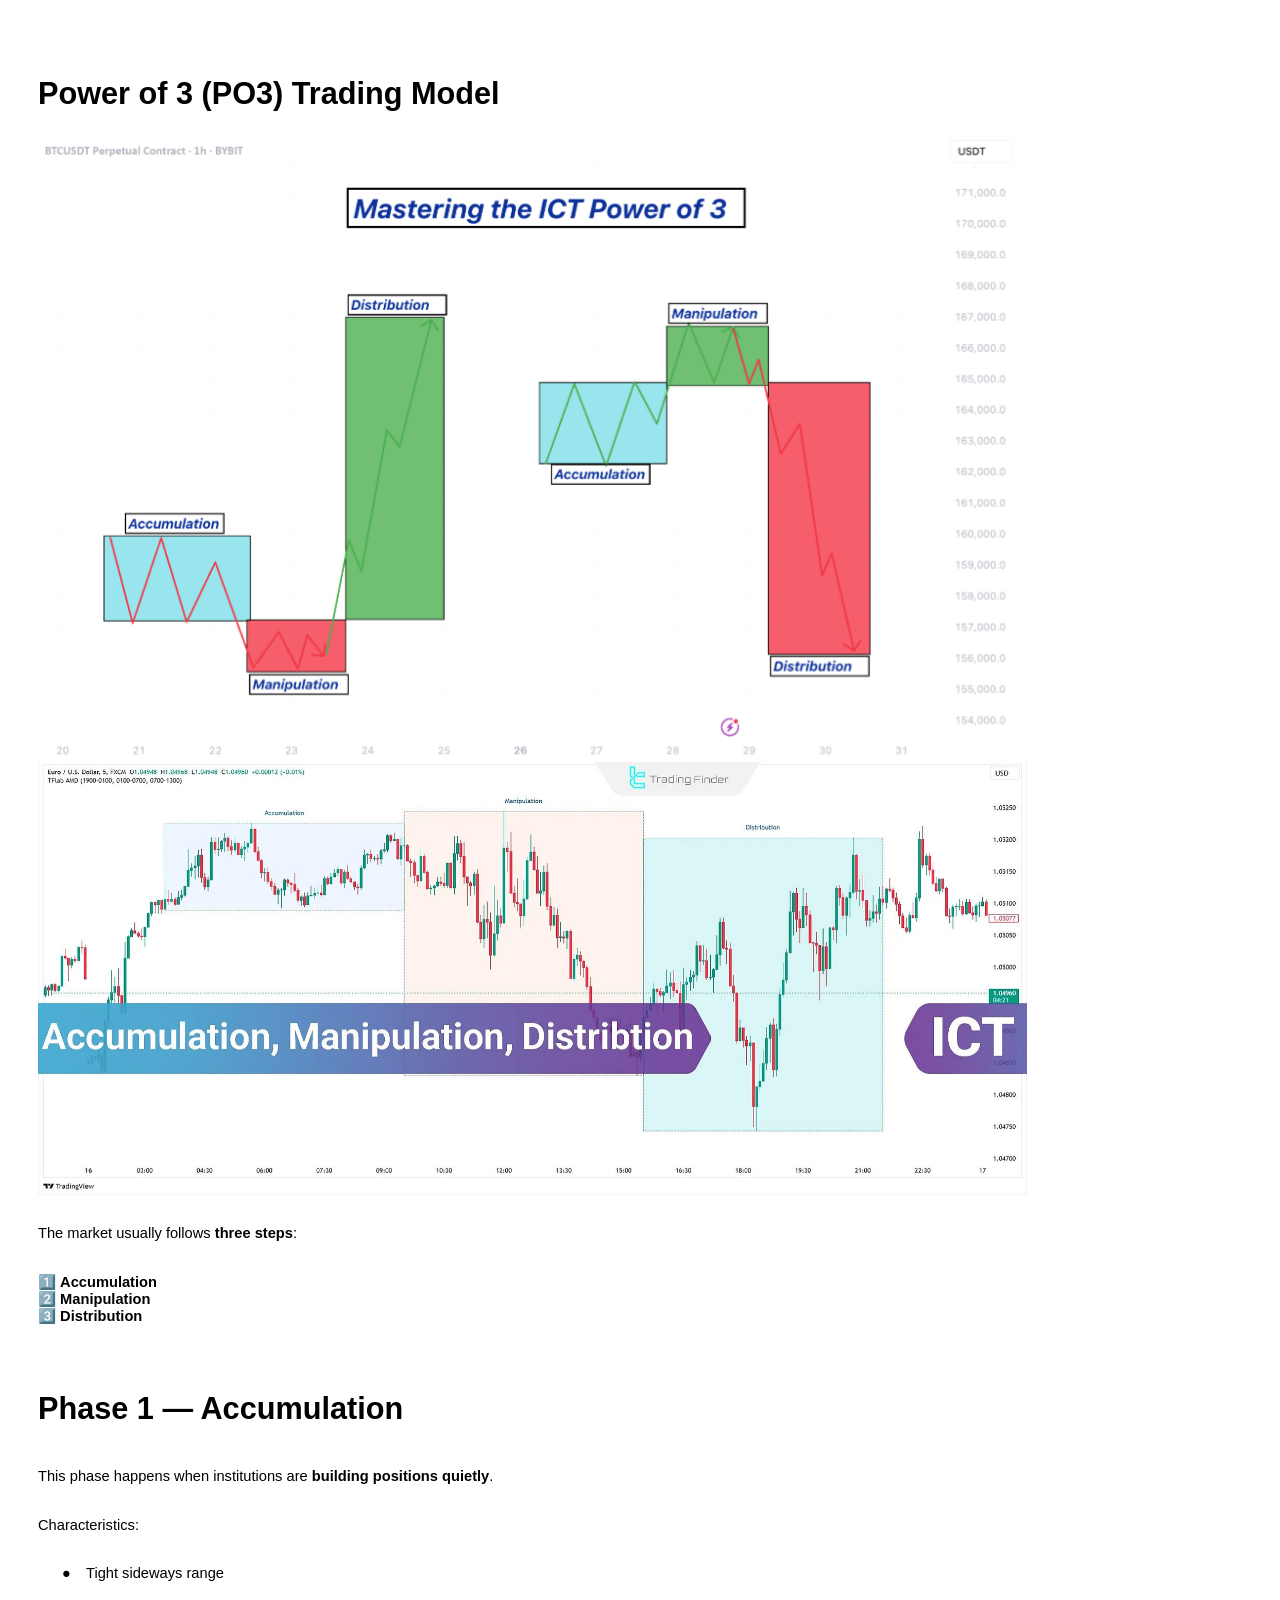
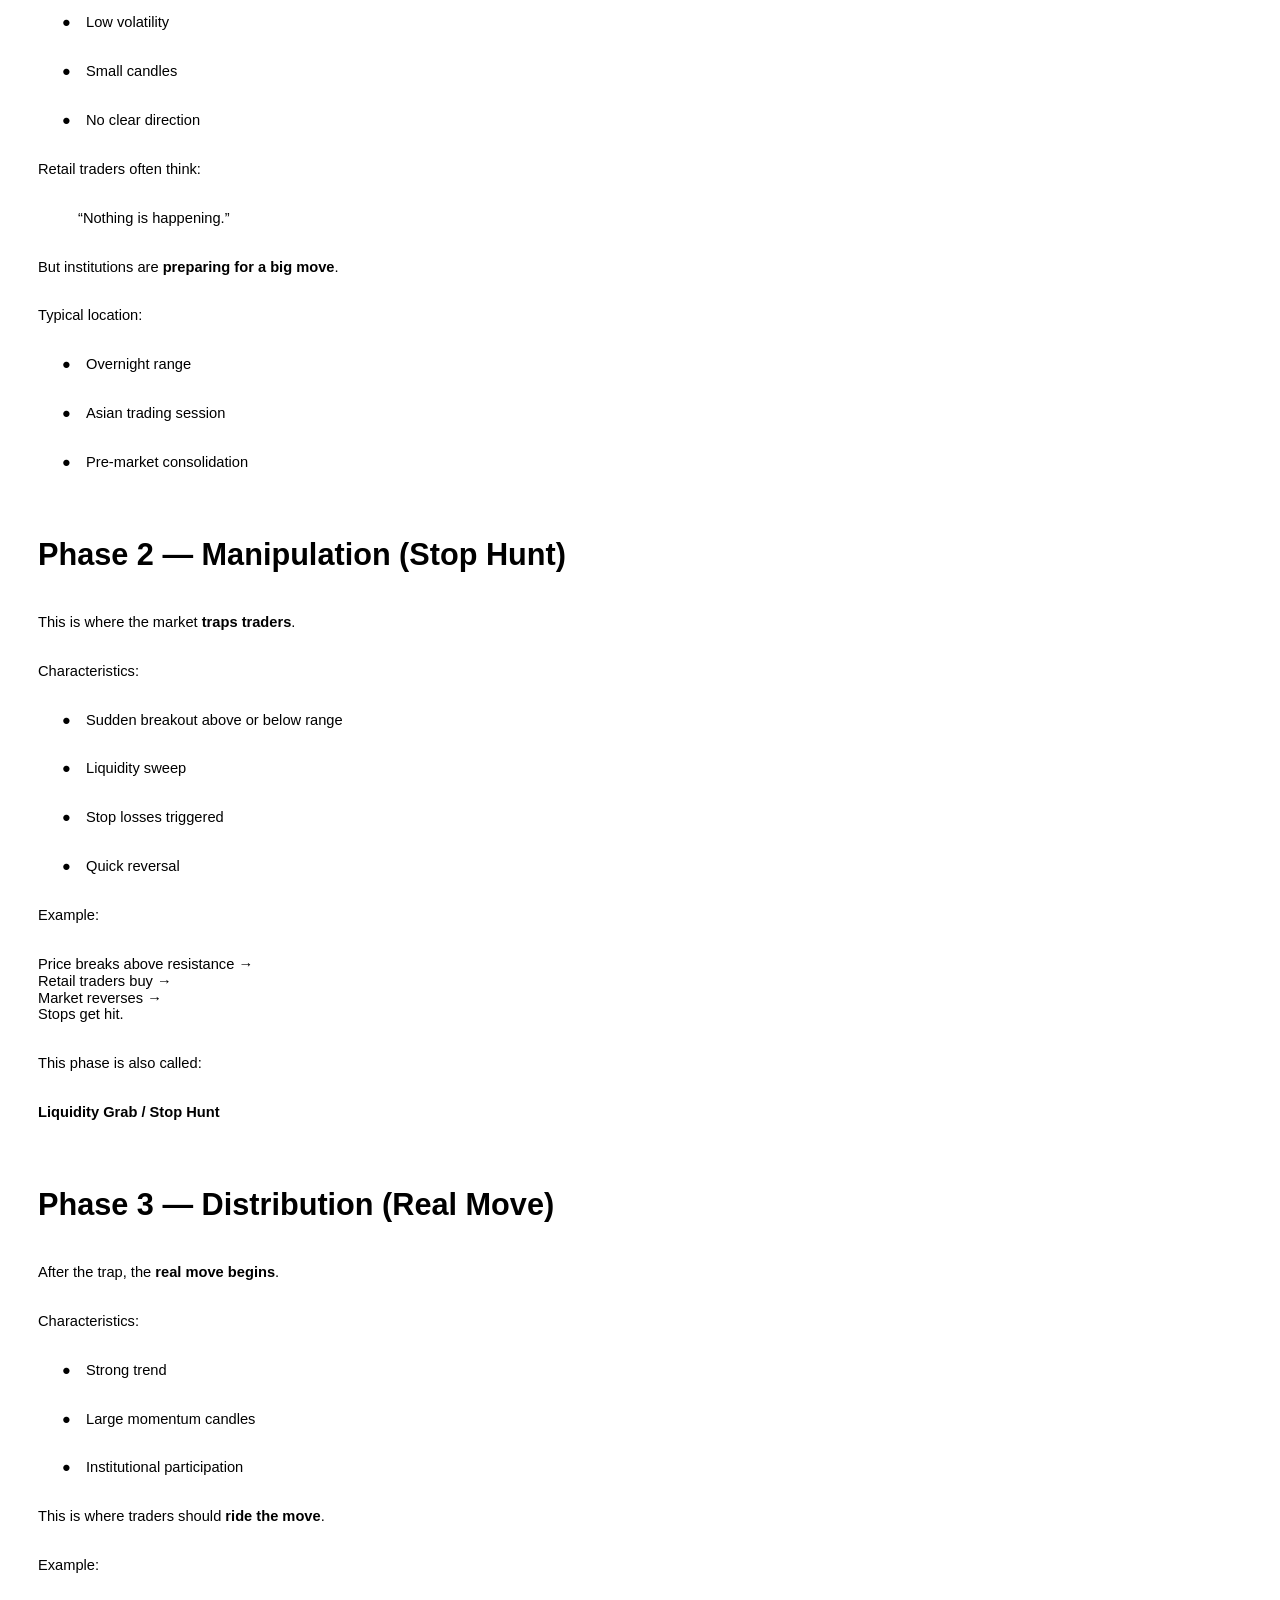
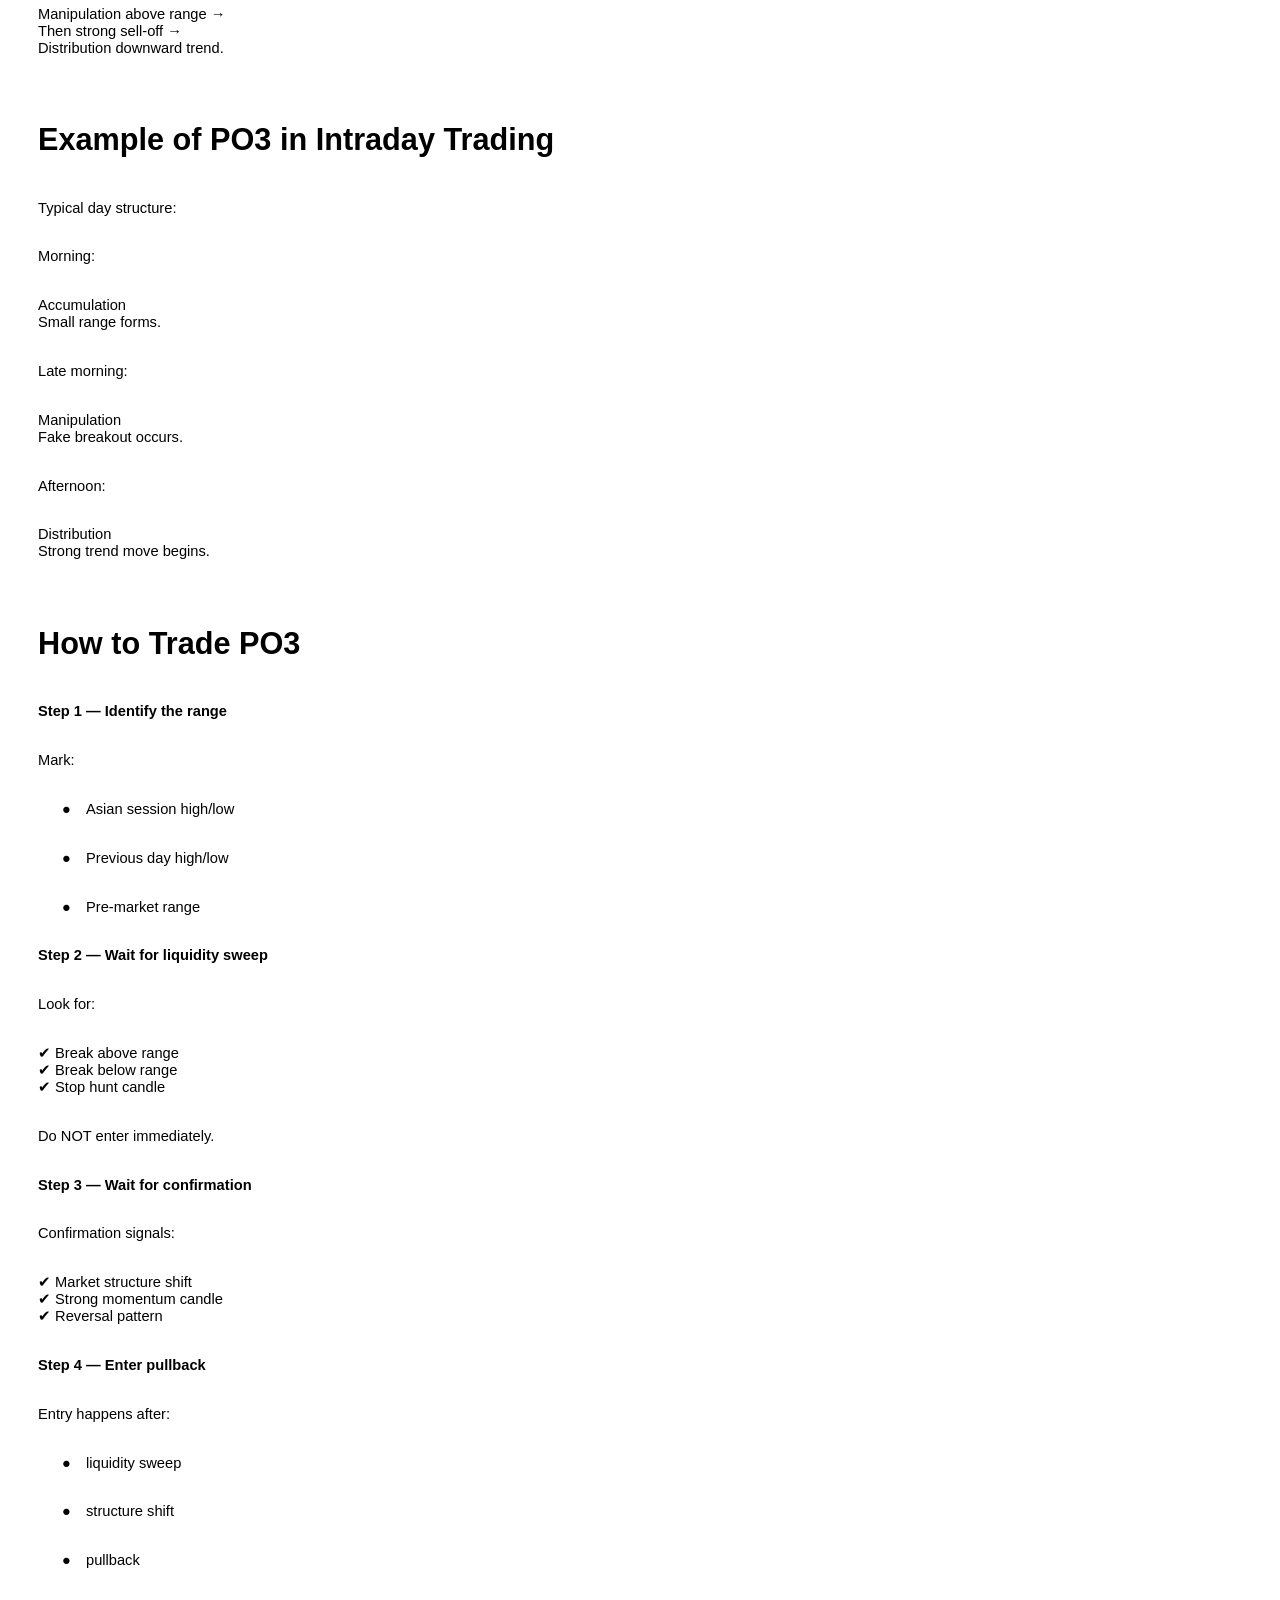
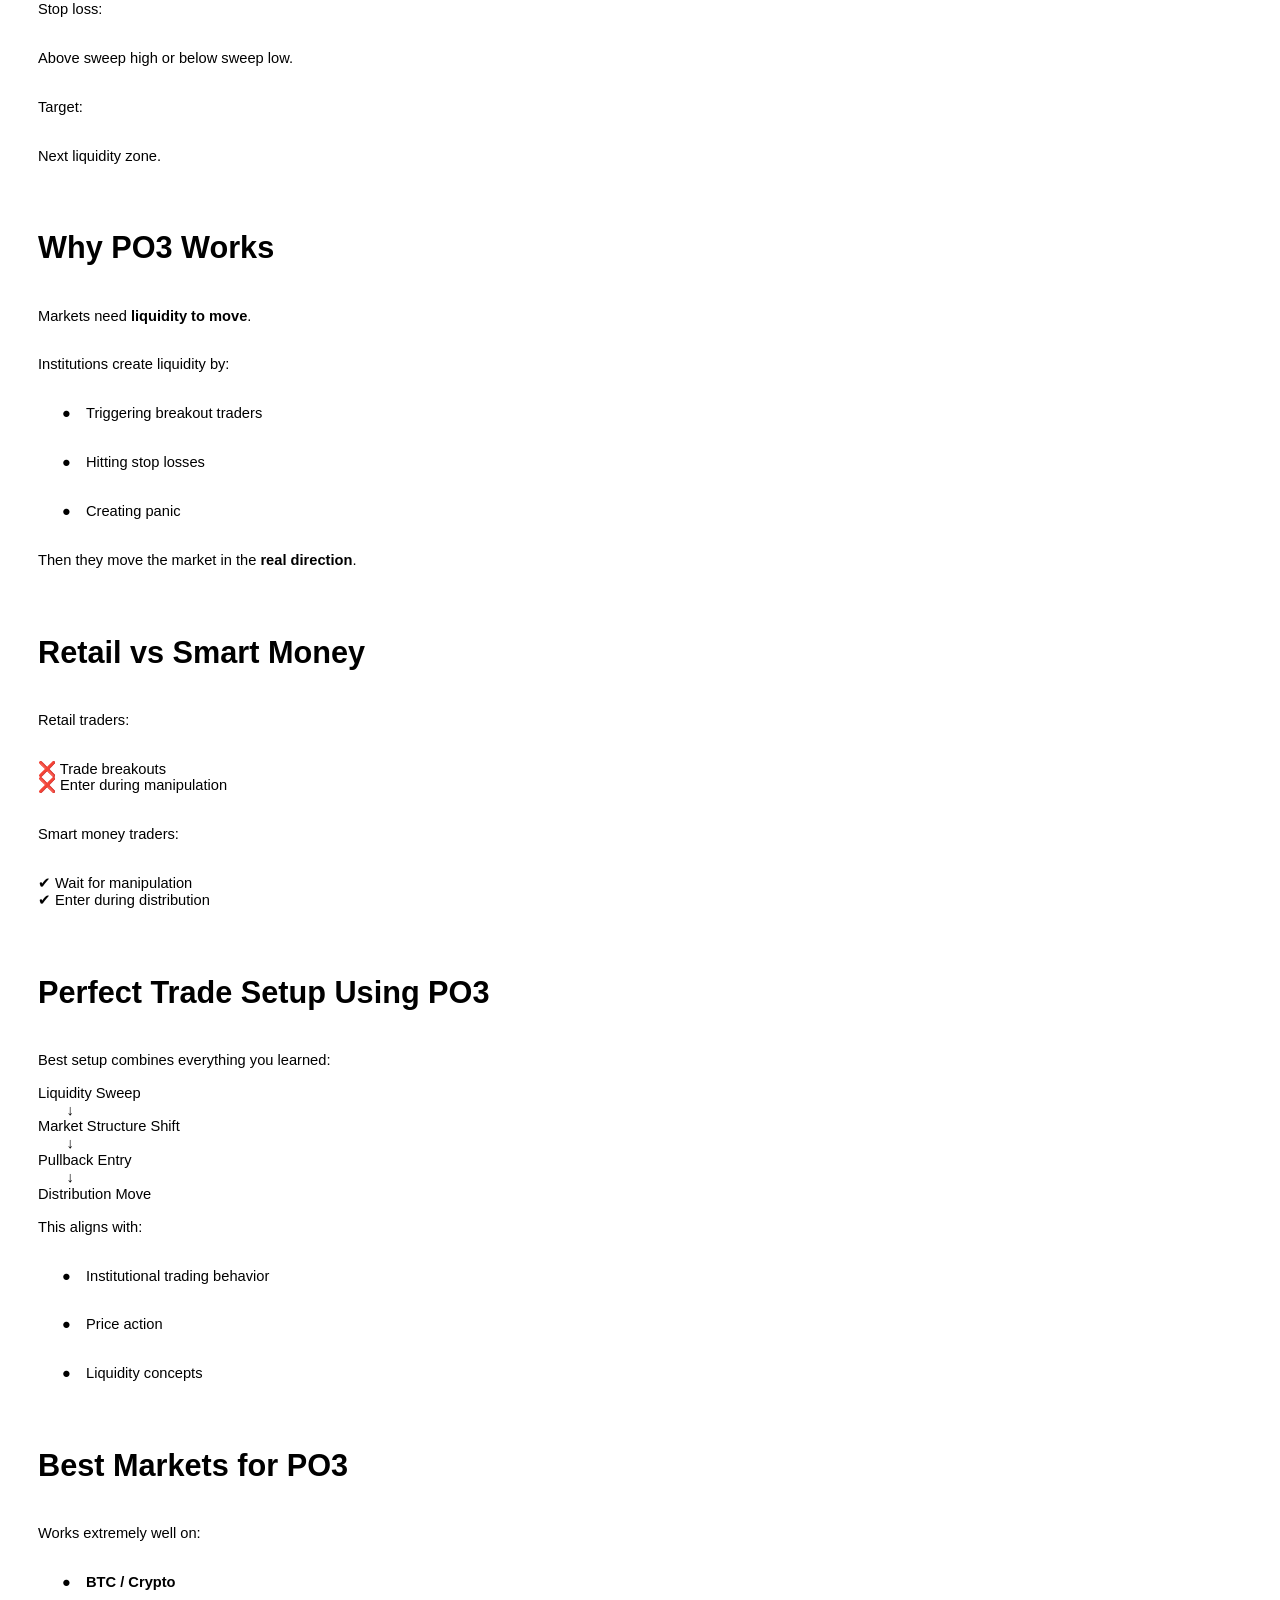
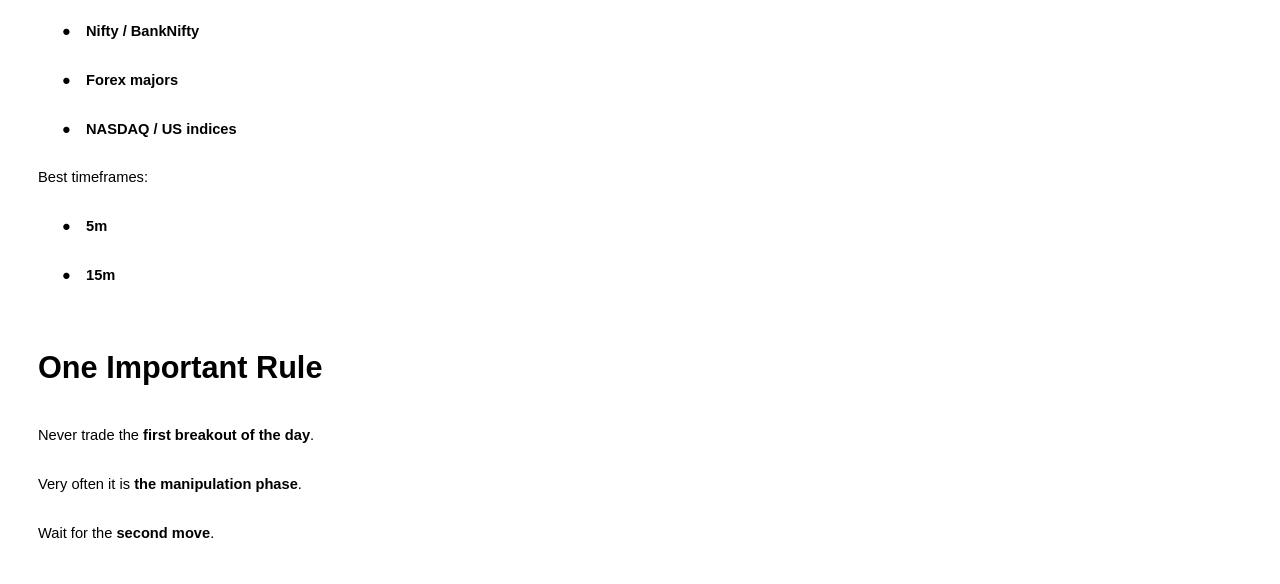
<file: Trading Guide Page6/TradingGuidePage6.html>
<html><head><meta content="text/html; charset=UTF-8" http-equiv="content-type"><style type="text/css">ul.lst-kix_ha8qu37x52zx-5{list-style-type:none}ul.lst-kix_dvyrmcsmpadc-3{list-style-type:none}ul.lst-kix_ha8qu37x52zx-6{list-style-type:none}ul.lst-kix_dvyrmcsmpadc-2{list-style-type:none}ul.lst-kix_ha8qu37x52zx-7{list-style-type:none}ul.lst-kix_dvyrmcsmpadc-5{list-style-type:none}ul.lst-kix_ha8qu37x52zx-8{list-style-type:none}ul.lst-kix_dvyrmcsmpadc-4{list-style-type:none}ul.lst-kix_dvyrmcsmpadc-1{list-style-type:none}ul.lst-kix_dvyrmcsmpadc-0{list-style-type:none}ul.lst-kix_ha8qu37x52zx-0{list-style-type:none}ul.lst-kix_ha8qu37x52zx-1{list-style-type:none}ul.lst-kix_dvyrmcsmpadc-7{list-style-type:none}ul.lst-kix_ha8qu37x52zx-2{list-style-type:none}ul.lst-kix_dvyrmcsmpadc-6{list-style-type:none}ul.lst-kix_ha8qu37x52zx-3{list-style-type:none}ul.lst-kix_ha8qu37x52zx-4{list-style-type:none}ul.lst-kix_dvyrmcsmpadc-8{list-style-type:none}ul.lst-kix_2cpm4mhdgj9e-0{list-style-type:none}ul.lst-kix_2cpm4mhdgj9e-2{list-style-type:none}ul.lst-kix_2cpm4mhdgj9e-1{list-style-type:none}ul.lst-kix_2cpm4mhdgj9e-4{list-style-type:none}ul.lst-kix_2cpm4mhdgj9e-3{list-style-type:none}ul.lst-kix_2cpm4mhdgj9e-6{list-style-type:none}ul.lst-kix_2cpm4mhdgj9e-5{list-style-type:none}ul.lst-kix_2cpm4mhdgj9e-8{list-style-type:none}ul.lst-kix_2cpm4mhdgj9e-7{list-style-type:none}.lst-kix_q1f0yo575ctv-4>li:before{content:"\0025cb   "}.lst-kix_q1f0yo575ctv-6>li:before{content:"\0025cf   "}.lst-kix_q1f0yo575ctv-7>li:before{content:"\0025cb   "}.lst-kix_q1f0yo575ctv-3>li:before{content:"\0025cf   "}.lst-kix_5gf61rasuymm-6>li:before{content:"\0025cf   "}.lst-kix_q1f0yo575ctv-5>li:before{content:"\0025a0   "}ul.lst-kix_5gf61rasuymm-8{list-style-type:none}.lst-kix_5gf61rasuymm-7>li:before{content:"\0025cb   "}.lst-kix_2cpm4mhdgj9e-0>li:before{content:"\0025cf   "}.lst-kix_q1f0yo575ctv-8>li:before{content:"\0025a0   "}.lst-kix_5gf61rasuymm-8>li:before{content:"\0025a0   "}.lst-kix_2cpm4mhdgj9e-1>li:before{content:"\0025cb   "}.lst-kix_2cpm4mhdgj9e-3>li:before{content:"\0025cf   "}.lst-kix_2cpm4mhdgj9e-2>li:before{content:"\0025a0   "}ul.lst-kix_q1f0yo575ctv-5{list-style-type:none}.lst-kix_dvyrmcsmpadc-4>li:before{content:"\0025cb   "}ul.lst-kix_q1f0yo575ctv-6{list-style-type:none}ul.lst-kix_q1f0yo575ctv-3{list-style-type:none}.lst-kix_dvyrmcsmpadc-3>li:before{content:"\0025cf   "}.lst-kix_30kafobqh9vn-0>li:before{content:"\0025cf   "}ul.lst-kix_q1f0yo575ctv-4{list-style-type:none}.lst-kix_2cpm4mhdgj9e-5>li:before{content:"\0025a0   "}.lst-kix_2cpm4mhdgj9e-7>li:before{content:"\0025cb   "}ul.lst-kix_q1f0yo575ctv-1{list-style-type:none}.lst-kix_dvyrmcsmpadc-2>li:before{content:"\0025a0   "}ul.lst-kix_q1f0yo575ctv-2{list-style-type:none}ul.lst-kix_q1f0yo575ctv-0{list-style-type:none}.lst-kix_2cpm4mhdgj9e-4>li:before{content:"\0025cb   "}.lst-kix_2cpm4mhdgj9e-8>li:before{content:"\0025a0   "}ul.lst-kix_5gf61rasuymm-2{list-style-type:none}.lst-kix_dvyrmcsmpadc-0>li:before{content:"\0025cf   "}ul.lst-kix_5gf61rasuymm-3{list-style-type:none}ul.lst-kix_5gf61rasuymm-0{list-style-type:none}.lst-kix_dvyrmcsmpadc-1>li:before{content:"\0025cb   "}.lst-kix_30kafobqh9vn-2>li:before{content:"\0025a0   "}ul.lst-kix_5gf61rasuymm-1{list-style-type:none}ul.lst-kix_5gf61rasuymm-6{list-style-type:none}.lst-kix_ha8qu37x52zx-3>li:before{content:"\0025cf   "}ul.lst-kix_5gf61rasuymm-7{list-style-type:none}ul.lst-kix_q1f0yo575ctv-7{list-style-type:none}ul.lst-kix_5gf61rasuymm-4{list-style-type:none}.lst-kix_30kafobqh9vn-1>li:before{content:"\0025cb   "}ul.lst-kix_q1f0yo575ctv-8{list-style-type:none}.lst-kix_2cpm4mhdgj9e-6>li:before{content:"\0025cf   "}ul.lst-kix_5gf61rasuymm-5{list-style-type:none}.lst-kix_ha8qu37x52zx-1>li:before{content:"\0025cb   "}.lst-kix_ha8qu37x52zx-2>li:before{content:"\0025a0   "}.lst-kix_5gf61rasuymm-4>li:before{content:"\0025cb   "}.lst-kix_5gf61rasuymm-5>li:before{content:"\0025a0   "}.lst-kix_30kafobqh9vn-6>li:before{content:"\0025cf   "}.lst-kix_30kafobqh9vn-8>li:before{content:"\0025a0   "}.lst-kix_ha8qu37x52zx-0>li:before{content:"\0025cf   "}.lst-kix_5gf61rasuymm-3>li:before{content:"\0025cf   "}.lst-kix_30kafobqh9vn-3>li:before{content:"\0025cf   "}.lst-kix_30kafobqh9vn-7>li:before{content:"\0025cb   "}.lst-kix_5gf61rasuymm-0>li:before{content:"\0025cf   "}.lst-kix_5gf61rasuymm-1>li:before{content:"\0025cb   "}.lst-kix_30kafobqh9vn-4>li:before{content:"\0025cb   "}.lst-kix_q1f0yo575ctv-0>li:before{content:"\0025cf   "}.lst-kix_q1f0yo575ctv-2>li:before{content:"\0025a0   "}.lst-kix_5gf61rasuymm-2>li:before{content:"\0025a0   "}.lst-kix_30kafobqh9vn-5>li:before{content:"\0025a0   "}.lst-kix_q1f0yo575ctv-1>li:before{content:"\0025cb   "}.lst-kix_i4ewgpejd9td-4>li:before{content:"\0025cb   "}.lst-kix_i4ewgpejd9td-3>li:before{content:"\0025cf   "}.lst-kix_i4ewgpejd9td-5>li:before{content:"\0025a0   "}.lst-kix_i4ewgpejd9td-7>li:before{content:"\0025cb   "}.lst-kix_i4ewgpejd9td-6>li:before{content:"\0025cf   "}.lst-kix_ha8qu37x52zx-4>li:before{content:"\0025cb   "}.lst-kix_i4ewgpejd9td-8>li:before{content:"\0025a0   "}.lst-kix_ha8qu37x52zx-5>li:before{content:"\0025a0   "}.lst-kix_ha8qu37x52zx-6>li:before{content:"\0025cf   "}.lst-kix_ha8qu37x52zx-7>li:before{content:"\0025cb   "}.lst-kix_6v77yry63u0v-4>li:before{content:"\0025cb   "}.lst-kix_dvyrmcsmpadc-5>li:before{content:"\0025a0   "}.lst-kix_dvyrmcsmpadc-6>li:before{content:"\0025cf   "}.lst-kix_ha8qu37x52zx-8>li:before{content:"\0025a0   "}.lst-kix_6v77yry63u0v-1>li:before{content:"\0025cb   "}.lst-kix_6v77yry63u0v-5>li:before{content:"\0025a0   "}.lst-kix_6v77yry63u0v-0>li:before{content:"\0025cf   "}.lst-kix_dvyrmcsmpadc-8>li:before{content:"\0025a0   "}.lst-kix_6v77yry63u0v-8>li:before{content:"\0025a0   "}.lst-kix_dvyrmcsmpadc-7>li:before{content:"\0025cb   "}.lst-kix_6v77yry63u0v-6>li:before{content:"\0025cf   "}.lst-kix_6v77yry63u0v-7>li:before{content:"\0025cb   "}ul.lst-kix_i4ewgpejd9td-0{list-style-type:none}ul.lst-kix_i4ewgpejd9td-2{list-style-type:none}ul.lst-kix_i4ewgpejd9td-1{list-style-type:none}ul.lst-kix_i4ewgpejd9td-4{list-style-type:none}ul.lst-kix_i4ewgpejd9td-3{list-style-type:none}ul.lst-kix_i4ewgpejd9td-6{list-style-type:none}ul.lst-kix_i4ewgpejd9td-5{list-style-type:none}ul.lst-kix_i4ewgpejd9td-8{list-style-type:none}ul.lst-kix_i4ewgpejd9td-7{list-style-type:none}.lst-kix_i4ewgpejd9td-0>li:before{content:"\0025cf   "}.lst-kix_i4ewgpejd9td-1>li:before{content:"\0025cb   "}.lst-kix_6v77yry63u0v-2>li:before{content:"\0025a0   "}.lst-kix_i4ewgpejd9td-2>li:before{content:"\0025a0   "}.lst-kix_6v77yry63u0v-3>li:before{content:"\0025cf   "}.lst-kix_wflk66tgogmo-8>li:before{content:"\0025a0   "}ul.lst-kix_30kafobqh9vn-6{list-style-type:none}ul.lst-kix_30kafobqh9vn-5{list-style-type:none}ul.lst-kix_30kafobqh9vn-8{list-style-type:none}ul.lst-kix_30kafobqh9vn-7{list-style-type:none}ul.lst-kix_30kafobqh9vn-2{list-style-type:none}ul.lst-kix_30kafobqh9vn-1{list-style-type:none}ul.lst-kix_30kafobqh9vn-4{list-style-type:none}ul.lst-kix_30kafobqh9vn-3{list-style-type:none}.lst-kix_wflk66tgogmo-4>li:before{content:"\0025cb   "}ul.lst-kix_30kafobqh9vn-0{list-style-type:none}.lst-kix_wflk66tgogmo-3>li:before{content:"\0025cf   "}.lst-kix_7tah0uai9f41-8>li:before{content:"\0025a0   "}ul.lst-kix_wflk66tgogmo-8{list-style-type:none}ul.lst-kix_wflk66tgogmo-6{list-style-type:none}.lst-kix_wflk66tgogmo-5>li:before{content:"\0025a0   "}ul.lst-kix_wflk66tgogmo-7{list-style-type:none}ul.lst-kix_7tah0uai9f41-2{list-style-type:none}ul.lst-kix_6v77yry63u0v-3{list-style-type:none}ul.lst-kix_7tah0uai9f41-3{list-style-type:none}ul.lst-kix_6v77yry63u0v-4{list-style-type:none}ul.lst-kix_7tah0uai9f41-4{list-style-type:none}ul.lst-kix_6v77yry63u0v-5{list-style-type:none}ul.lst-kix_7tah0uai9f41-5{list-style-type:none}ul.lst-kix_6v77yry63u0v-6{list-style-type:none}.lst-kix_wflk66tgogmo-6>li:before{content:"\0025cf   "}ul.lst-kix_6v77yry63u0v-7{list-style-type:none}ul.lst-kix_6v77yry63u0v-8{list-style-type:none}ul.lst-kix_7tah0uai9f41-0{list-style-type:none}ul.lst-kix_7tah0uai9f41-1{list-style-type:none}.lst-kix_wflk66tgogmo-7>li:before{content:"\0025cb   "}.lst-kix_7tah0uai9f41-0>li:before{content:"\0025cf   "}.lst-kix_7tah0uai9f41-2>li:before{content:"\0025a0   "}ul.lst-kix_7tah0uai9f41-6{list-style-type:none}ul.lst-kix_7tah0uai9f41-7{list-style-type:none}ul.lst-kix_6v77yry63u0v-0{list-style-type:none}ul.lst-kix_7tah0uai9f41-8{list-style-type:none}ul.lst-kix_6v77yry63u0v-1{list-style-type:none}.lst-kix_7tah0uai9f41-1>li:before{content:"\0025cb   "}.lst-kix_7tah0uai9f41-5>li:before{content:"\0025a0   "}ul.lst-kix_6v77yry63u0v-2{list-style-type:none}ul.lst-kix_wflk66tgogmo-4{list-style-type:none}ul.lst-kix_wflk66tgogmo-5{list-style-type:none}ul.lst-kix_wflk66tgogmo-2{list-style-type:none}.lst-kix_7tah0uai9f41-6>li:before{content:"\0025cf   "}ul.lst-kix_wflk66tgogmo-3{list-style-type:none}ul.lst-kix_wflk66tgogmo-0{list-style-type:none}ul.lst-kix_wflk66tgogmo-1{list-style-type:none}li.li-bullet-0:before{margin-left:-18pt;white-space:nowrap;display:inline-block;min-width:18pt}.lst-kix_7tah0uai9f41-7>li:before{content:"\0025cb   "}.lst-kix_wflk66tgogmo-0>li:before{content:"\0025cf   "}.lst-kix_wflk66tgogmo-2>li:before{content:"\0025a0   "}.lst-kix_wflk66tgogmo-1>li:before{content:"\0025cb   "}.lst-kix_7tah0uai9f41-4>li:before{content:"\0025cb   "}.lst-kix_7tah0uai9f41-3>li:before{content:"\0025cf   "}ol{margin:0;padding:0}table td,table th{padding:0}.c3{color:#000000;font-weight:400;text-decoration:none;vertical-align:baseline;font-size:11pt;font-family:"Arial";font-style:normal}.c0{padding-top:12pt;padding-bottom:12pt;line-height:1.15;orphans:2;widows:2;text-align:left}.c5{color:#000000;text-decoration:none;vertical-align:baseline;font-size:23pt;font-family:"Arial";font-style:normal}.c2{padding-top:24pt;padding-bottom:6pt;line-height:1.15;orphans:2;widows:2;text-align:left}.c7{padding-top:0pt;padding-bottom:0pt;line-height:1.15;orphans:2;widows:2;text-align:left}.c8{color:#000000;text-decoration:none;vertical-align:baseline;font-size:11pt;font-family:"Arial";font-style:normal}.c11{background-color:#ffffff;max-width:567pt;padding:27pt 22.5pt 13.5pt 22.5pt}.c6{padding:0;margin:0}.c9{margin-left:30pt;margin-right:30pt}.c1{margin-left:36pt;padding-left:0pt}.c10{height:11pt}.c4{font-weight:700}.title{padding-top:0pt;color:#000000;font-size:26pt;padding-bottom:3pt;font-family:"Arial";line-height:1.15;page-break-after:avoid;orphans:2;widows:2;text-align:left}.subtitle{padding-top:0pt;color:#666666;font-size:15pt;padding-bottom:16pt;font-family:"Arial";line-height:1.15;page-break-after:avoid;orphans:2;widows:2;text-align:left}li{color:#000000;font-size:11pt;font-family:"Arial"}p{margin:0;color:#000000;font-size:11pt;font-family:"Arial"}h1{padding-top:20pt;color:#000000;font-size:20pt;padding-bottom:6pt;font-family:"Arial";line-height:1.15;page-break-after:avoid;orphans:2;widows:2;text-align:left}h2{padding-top:18pt;color:#000000;font-size:16pt;padding-bottom:6pt;font-family:"Arial";line-height:1.15;page-break-after:avoid;orphans:2;widows:2;text-align:left}h3{padding-top:16pt;color:#434343;font-size:14pt;padding-bottom:4pt;font-family:"Arial";line-height:1.15;page-break-after:avoid;orphans:2;widows:2;text-align:left}h4{padding-top:14pt;color:#666666;font-size:12pt;padding-bottom:4pt;font-family:"Arial";line-height:1.15;page-break-after:avoid;orphans:2;widows:2;text-align:left}h5{padding-top:12pt;color:#666666;font-size:11pt;padding-bottom:4pt;font-family:"Arial";line-height:1.15;page-break-after:avoid;orphans:2;widows:2;text-align:left}h6{padding-top:12pt;color:#666666;font-size:11pt;padding-bottom:4pt;font-family:"Arial";line-height:1.15;page-break-after:avoid;font-style:italic;orphans:2;widows:2;text-align:left}</style></head><body class="c11 doc-content"><h1 class="c2" id="h.dob00pw0udpe"><span class="c5 c4">Power of 3 (PO3) Trading Model</span></h1><p class="c7"><span style="overflow: hidden; display: inline-block; margin: 0.00px 0.00px; border: 0.00px solid #000000; transform: rotate(0.00rad) translateZ(0px); -webkit-transform: rotate(0.00rad) translateZ(0px); width: 976.50px; height: 624.96px;"><img alt="https://s3.tradingview.com/v/V2ZxaDfs_big.png" src="images/image1.png" style="width: 976.50px; height: 624.96px; margin-left: 0.00px; margin-top: 0.00px; transform: rotate(0.00rad) translateZ(0px); -webkit-transform: rotate(0.00rad) translateZ(0px);" title=""></span></p><p class="c7"><span style="overflow: hidden; display: inline-block; margin: 0.00px 0.00px; border: 0.00px solid #000000; transform: rotate(0.00rad) translateZ(0px); -webkit-transform: rotate(0.00rad) translateZ(0px); width: 988.95px; height: 432.50px;"><img alt="" src="images/image2.png" style="width: 988.95px; height: 432.50px; margin-left: 0.00px; margin-top: 0.00px; transform: rotate(0.00rad) translateZ(0px); -webkit-transform: rotate(0.00rad) translateZ(0px);" title=""></span></p><p class="c7 c10"><span class="c3"></span></p><p class="c0"><span>The market usually follows </span><span class="c4">three steps</span><span class="c3">:</span></p><p class="c0"><span>1&#65039;&#8419; </span><span class="c4">Accumulation<br></span><span>2&#65039;&#8419; </span><span class="c4">Manipulation<br></span><span>3&#65039;&#8419; </span><span class="c4">Distribution</span></p><h1 class="c2" id="h.pdcomihr4f6q"><span class="c5 c4">Phase 1 &mdash; Accumulation</span></h1><p class="c0"><span>This phase happens when institutions are </span><span class="c4">building positions quietly</span><span class="c3">.</span></p><p class="c0"><span class="c3">Characteristics:</span></p><ul class="c6 lst-kix_30kafobqh9vn-0 start"><li class="c0 c1 li-bullet-0"><span class="c3">Tight sideways range</span></li><li class="c0 c1 li-bullet-0"><span class="c3">Low volatility</span></li><li class="c0 c1 li-bullet-0"><span class="c3">Small candles</span></li><li class="c0 c1 li-bullet-0"><span class="c3">No clear direction</span></li></ul><p class="c0"><span class="c3">Retail traders often think:</span></p><p class="c0 c9"><span class="c3">&ldquo;Nothing is happening.&rdquo;</span></p><p class="c0"><span>But institutions are </span><span class="c4">preparing for a big move</span><span class="c3">.</span></p><p class="c0"><span class="c3">Typical location:</span></p><ul class="c6 lst-kix_q1f0yo575ctv-0 start"><li class="c0 c1 li-bullet-0"><span class="c3">Overnight range</span></li><li class="c0 c1 li-bullet-0"><span class="c3">Asian trading session</span></li><li class="c0 c1 li-bullet-0"><span class="c3">Pre-market consolidation</span></li></ul><h1 class="c2" id="h.1b5h53hkgmtr"><span class="c5 c4">Phase 2 &mdash; Manipulation (Stop Hunt)</span></h1><p class="c0"><span>This is where the market </span><span class="c4">traps traders</span><span class="c3">.</span></p><p class="c0"><span class="c3">Characteristics:</span></p><ul class="c6 lst-kix_6v77yry63u0v-0 start"><li class="c0 c1 li-bullet-0"><span class="c3">Sudden breakout above or below range</span></li><li class="c0 c1 li-bullet-0"><span class="c3">Liquidity sweep</span></li><li class="c0 c1 li-bullet-0"><span class="c3">Stop losses triggered</span></li><li class="c0 c1 li-bullet-0"><span class="c3">Quick reversal</span></li></ul><p class="c0"><span class="c3">Example:</span></p><p class="c0"><span class="c3">Price breaks above resistance &rarr;<br>Retail traders buy &rarr;<br>Market reverses &rarr;<br>Stops get hit.</span></p><p class="c0"><span class="c3">This phase is also called:</span></p><p class="c0"><span class="c4">Liquidity Grab / Stop Hunt</span></p><h1 class="c2" id="h.c3c04pixs6jf"><span class="c4 c5">Phase 3 &mdash; Distribution (Real Move)</span></h1><p class="c0"><span>After the trap, the </span><span class="c4">real move begins</span><span class="c3">.</span></p><p class="c0"><span class="c3">Characteristics:</span></p><ul class="c6 lst-kix_ha8qu37x52zx-0 start"><li class="c0 c1 li-bullet-0"><span class="c3">Strong trend</span></li><li class="c0 c1 li-bullet-0"><span class="c3">Large momentum candles</span></li><li class="c0 c1 li-bullet-0"><span class="c3">Institutional participation</span></li></ul><p class="c0"><span>This is where traders should </span><span class="c4">ride the move</span><span class="c3">.</span></p><p class="c0"><span class="c3">Example:</span></p><p class="c0"><span class="c3">Manipulation above range &rarr;<br>Then strong sell-off &rarr;<br>Distribution downward trend.</span></p><h1 class="c2" id="h.gmvk1enoazig"><span class="c5 c4">Example of PO3 in Intraday Trading</span></h1><p class="c0"><span class="c3">Typical day structure:</span></p><p class="c0"><span class="c3">Morning:</span></p><p class="c0"><span class="c3">Accumulation<br>Small range forms.</span></p><p class="c0"><span class="c3">Late morning:</span></p><p class="c0"><span class="c3">Manipulation<br>Fake breakout occurs.</span></p><p class="c0"><span class="c3">Afternoon:</span></p><p class="c0"><span class="c3">Distribution<br>Strong trend move begins.</span></p><h1 class="c2" id="h.tcllqp6fwr6i"><span class="c5 c4">How to Trade PO3</span></h1><p class="c0"><span class="c8 c4">Step 1 &mdash; Identify the range</span></p><p class="c0"><span class="c3">Mark:</span></p><ul class="c6 lst-kix_i4ewgpejd9td-0 start"><li class="c0 c1 li-bullet-0"><span class="c3">Asian session high/low</span></li><li class="c0 c1 li-bullet-0"><span class="c3">Previous day high/low</span></li><li class="c0 c1 li-bullet-0"><span class="c3">Pre-market range</span></li></ul><p class="c0"><span class="c8 c4">Step 2 &mdash; Wait for liquidity sweep</span></p><p class="c0"><span class="c3">Look for:</span></p><p class="c0"><span class="c3">&#10004; Break above range<br>&#10004; Break below range<br>&#10004; Stop hunt candle</span></p><p class="c0"><span class="c3">Do NOT enter immediately.</span></p><p class="c0"><span class="c8 c4">Step 3 &mdash; Wait for confirmation</span></p><p class="c0"><span class="c3">Confirmation signals:</span></p><p class="c0"><span class="c3">&#10004; Market structure shift<br>&#10004; Strong momentum candle<br>&#10004; Reversal pattern</span></p><p class="c0"><span class="c8 c4">Step 4 &mdash; Enter pullback</span></p><p class="c0"><span class="c3">Entry happens after:</span></p><ul class="c6 lst-kix_wflk66tgogmo-0 start"><li class="c0 c1 li-bullet-0"><span class="c3">liquidity sweep</span></li><li class="c0 c1 li-bullet-0"><span class="c3">structure shift</span></li><li class="c0 c1 li-bullet-0"><span class="c3">pullback</span></li></ul><p class="c0"><span class="c3">Stop loss:</span></p><p class="c0"><span class="c3">Above sweep high or below sweep low.</span></p><p class="c0"><span class="c3">Target:</span></p><p class="c0"><span class="c3">Next liquidity zone.</span></p><h1 class="c2" id="h.ty77muhvrunr"><span class="c5 c4">Why PO3 Works</span></h1><p class="c0"><span>Markets need </span><span class="c4">liquidity to move</span><span class="c3">.</span></p><p class="c0"><span class="c3">Institutions create liquidity by:</span></p><ul class="c6 lst-kix_7tah0uai9f41-0 start"><li class="c0 c1 li-bullet-0"><span class="c3">Triggering breakout traders</span></li><li class="c0 c1 li-bullet-0"><span class="c3">Hitting stop losses</span></li><li class="c0 c1 li-bullet-0"><span class="c3">Creating panic</span></li></ul><p class="c0"><span>Then they move the market in the </span><span class="c4">real direction</span><span class="c3">.</span></p><h1 class="c2" id="h.fll9juc2z6oe"><span class="c5 c4">Retail vs Smart Money</span></h1><p class="c0"><span class="c3">Retail traders:</span></p><p class="c0"><span class="c3">&#10060; Trade breakouts<br>&#10060; Enter during manipulation</span></p><p class="c0"><span class="c3">Smart money traders:</span></p><p class="c0"><span class="c3">&#10004; Wait for manipulation<br>&#10004; Enter during distribution</span></p><h1 class="c2" id="h.whk52dfbes21"><span class="c5 c4">Perfect Trade Setup Using PO3</span></h1><p class="c0"><span class="c3">Best setup combines everything you learned:</span></p><p class="c7"><span class="c3">Liquidity Sweep</span></p><p class="c7"><span class="c3">&nbsp; &nbsp; &nbsp; &nbsp;&darr;</span></p><p class="c7"><span class="c3">Market Structure Shift</span></p><p class="c7"><span class="c3">&nbsp; &nbsp; &nbsp; &nbsp;&darr;</span></p><p class="c7"><span class="c3">Pullback Entry</span></p><p class="c7"><span class="c3">&nbsp; &nbsp; &nbsp; &nbsp;&darr;</span></p><p class="c7"><span class="c3">Distribution Move</span></p><p class="c0"><span class="c3">This aligns with:</span></p><ul class="c6 lst-kix_2cpm4mhdgj9e-0 start"><li class="c0 c1 li-bullet-0"><span class="c3">Institutional trading behavior</span></li><li class="c0 c1 li-bullet-0"><span class="c3">Price action</span></li><li class="c0 c1 li-bullet-0"><span class="c3">Liquidity concepts</span></li></ul><h1 class="c2" id="h.uzwkooywz9wp"><span class="c5 c4">Best Markets for PO3</span></h1><p class="c0"><span class="c3">Works extremely well on:</span></p><ul class="c6 lst-kix_dvyrmcsmpadc-0 start"><li class="c0 c1 li-bullet-0"><span class="c8 c4">BTC / Crypto</span></li><li class="c0 c1 li-bullet-0"><span class="c8 c4">Nifty / BankNifty</span></li><li class="c0 c1 li-bullet-0"><span class="c4 c8">Forex majors</span></li><li class="c0 c1 li-bullet-0"><span class="c8 c4">NASDAQ / US indices</span></li></ul><p class="c0"><span class="c3">Best timeframes:</span></p><ul class="c6 lst-kix_5gf61rasuymm-0 start"><li class="c0 c1 li-bullet-0"><span class="c8 c4">5m</span></li><li class="c0 c1 li-bullet-0"><span class="c4">15m</span></li></ul><h1 class="c2" id="h.uujix2mmdo7x"><span class="c5 c4">One Important Rule</span></h1><p class="c0"><span>Never trade the </span><span class="c4">first breakout of the day</span><span class="c3">.</span></p><p class="c0"><span>Very often it is </span><span class="c4">the manipulation phase</span><span class="c3">.</span></p><p class="c0"><span>Wait for the </span><span class="c4">second move</span><span class="c3">.</span></p></body></html>
</file>
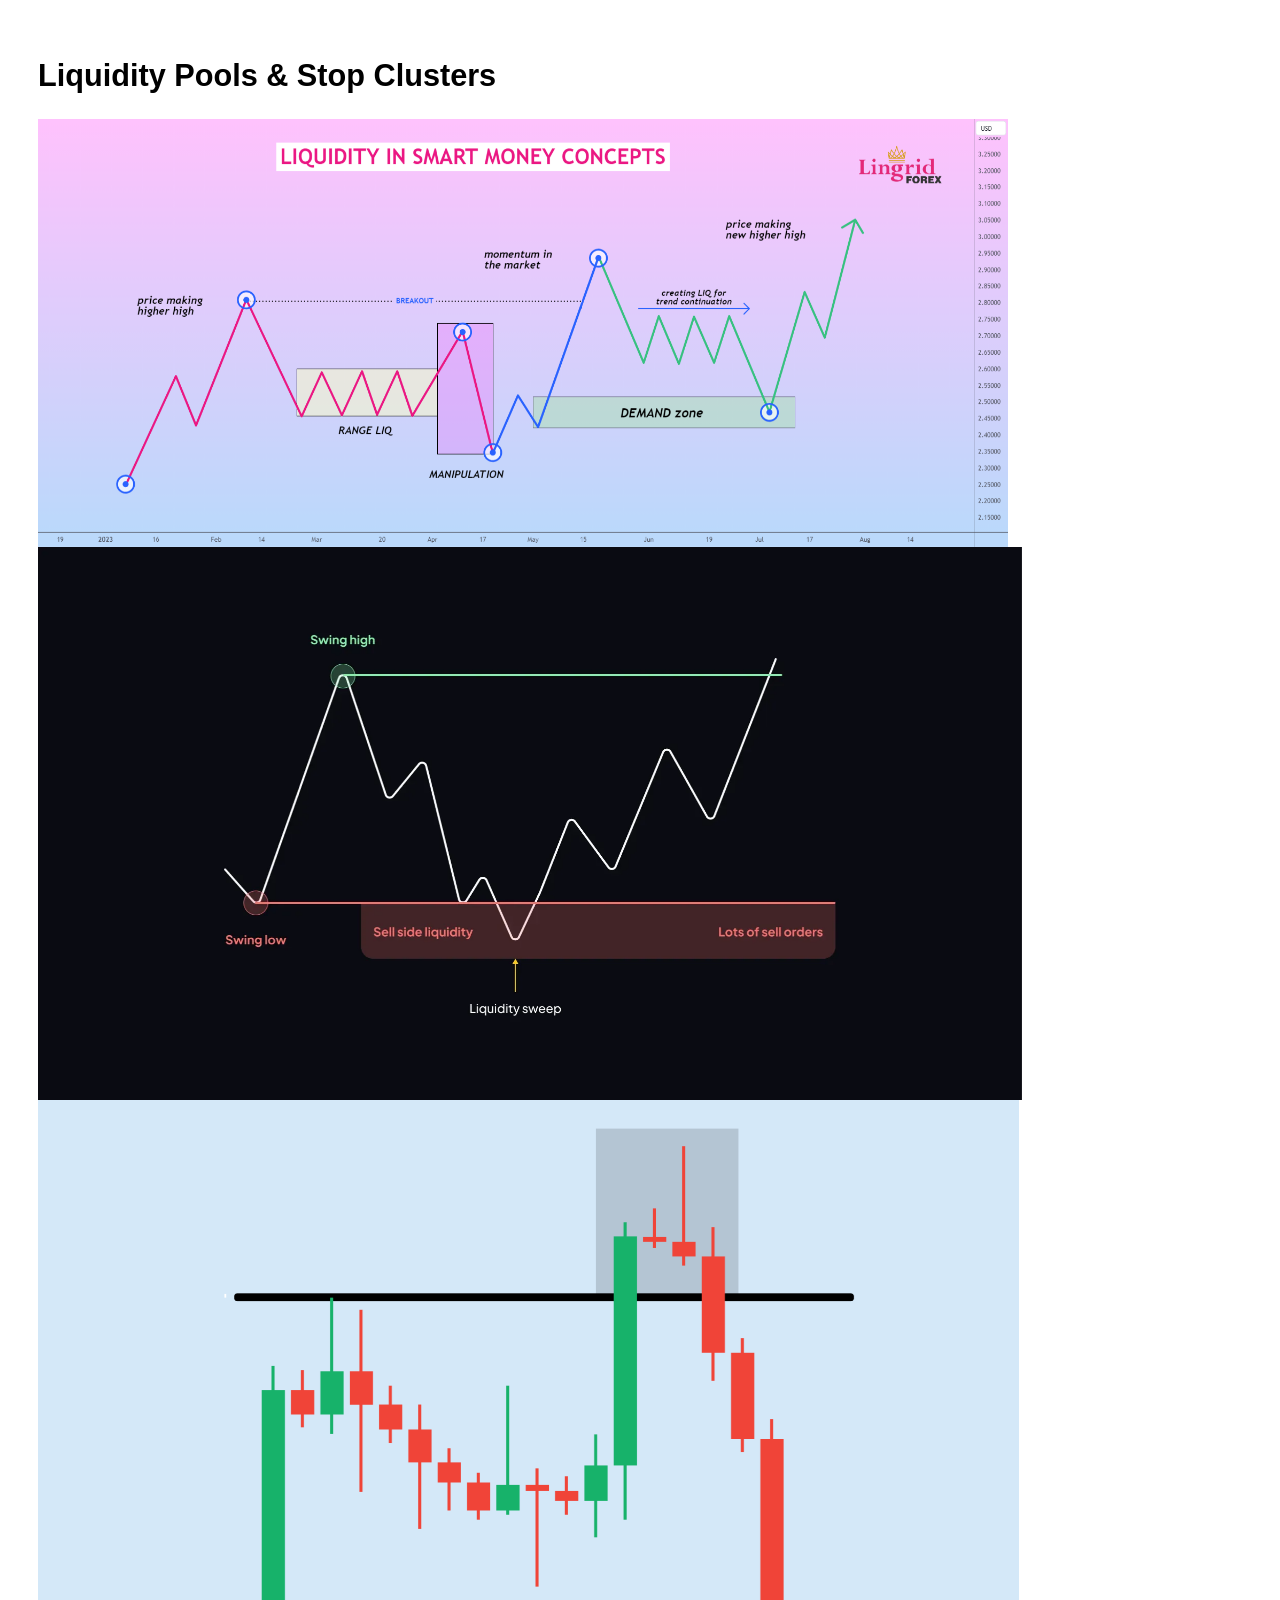
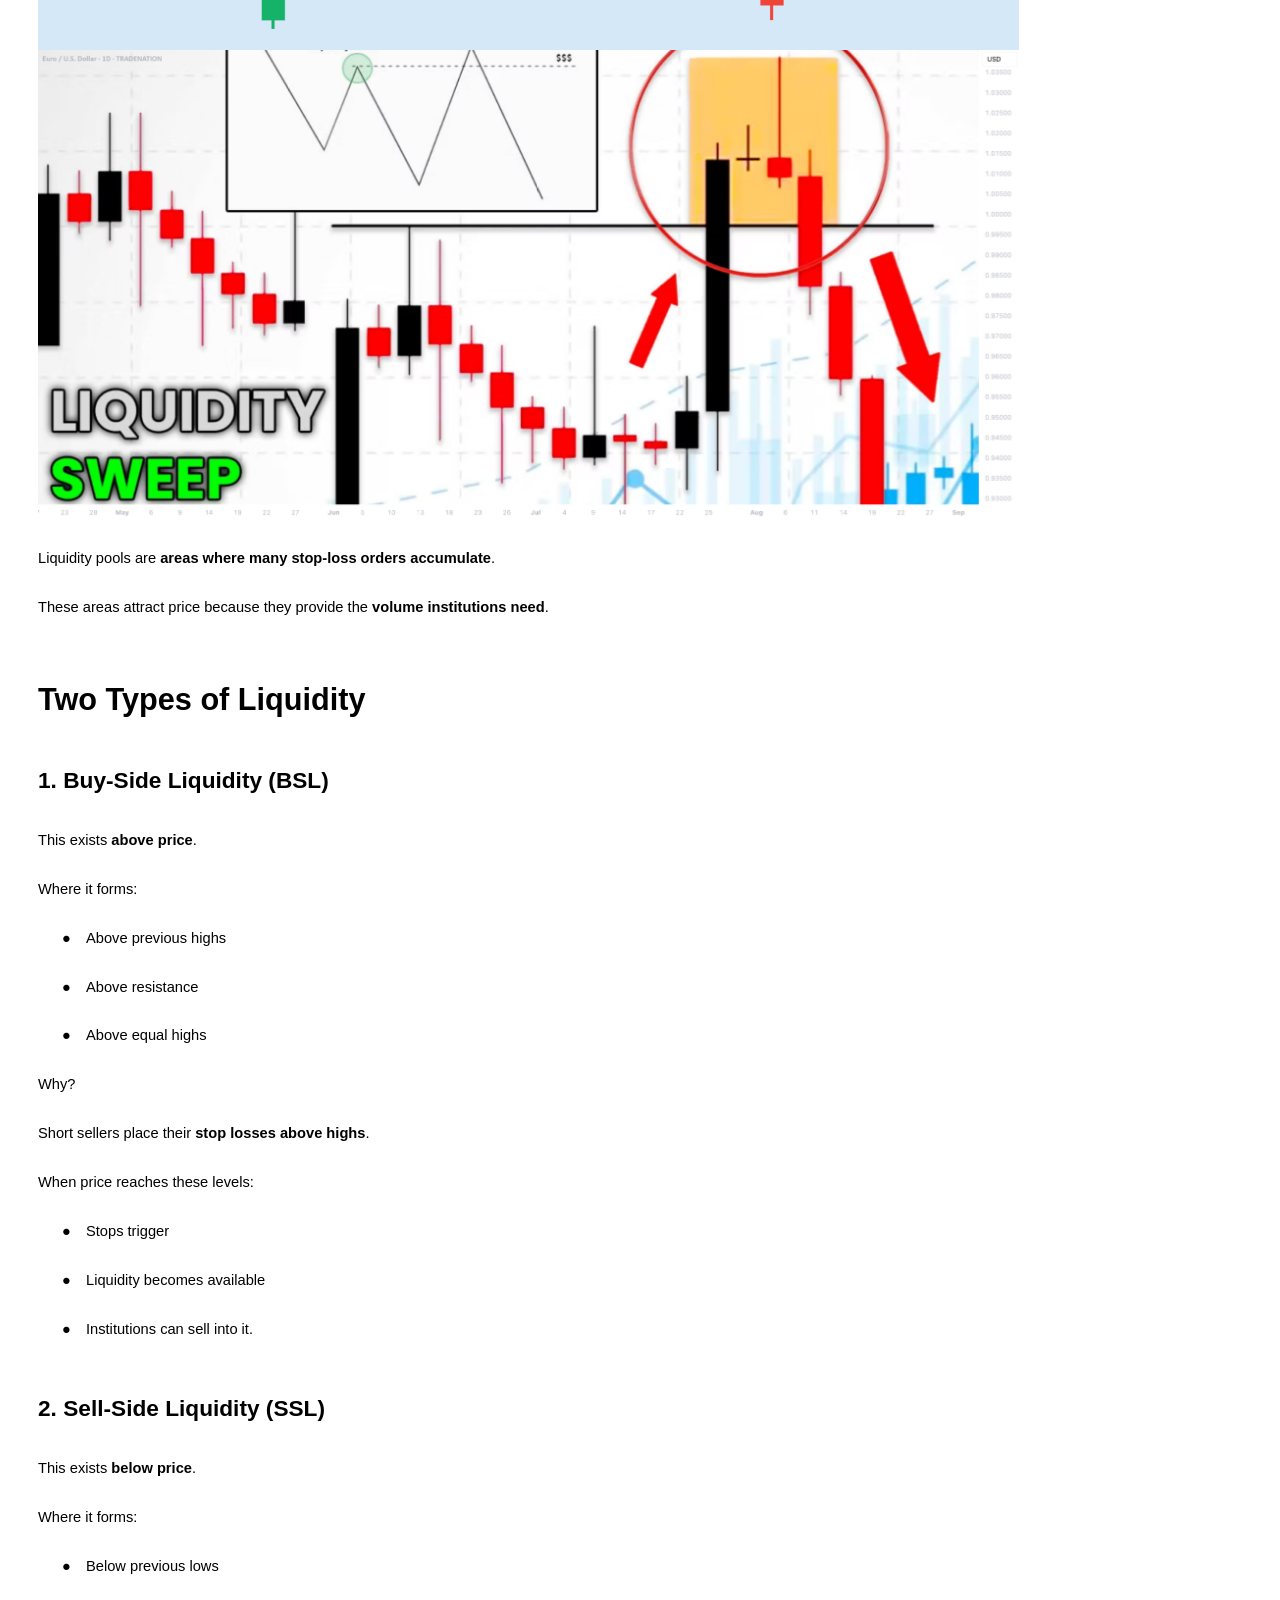
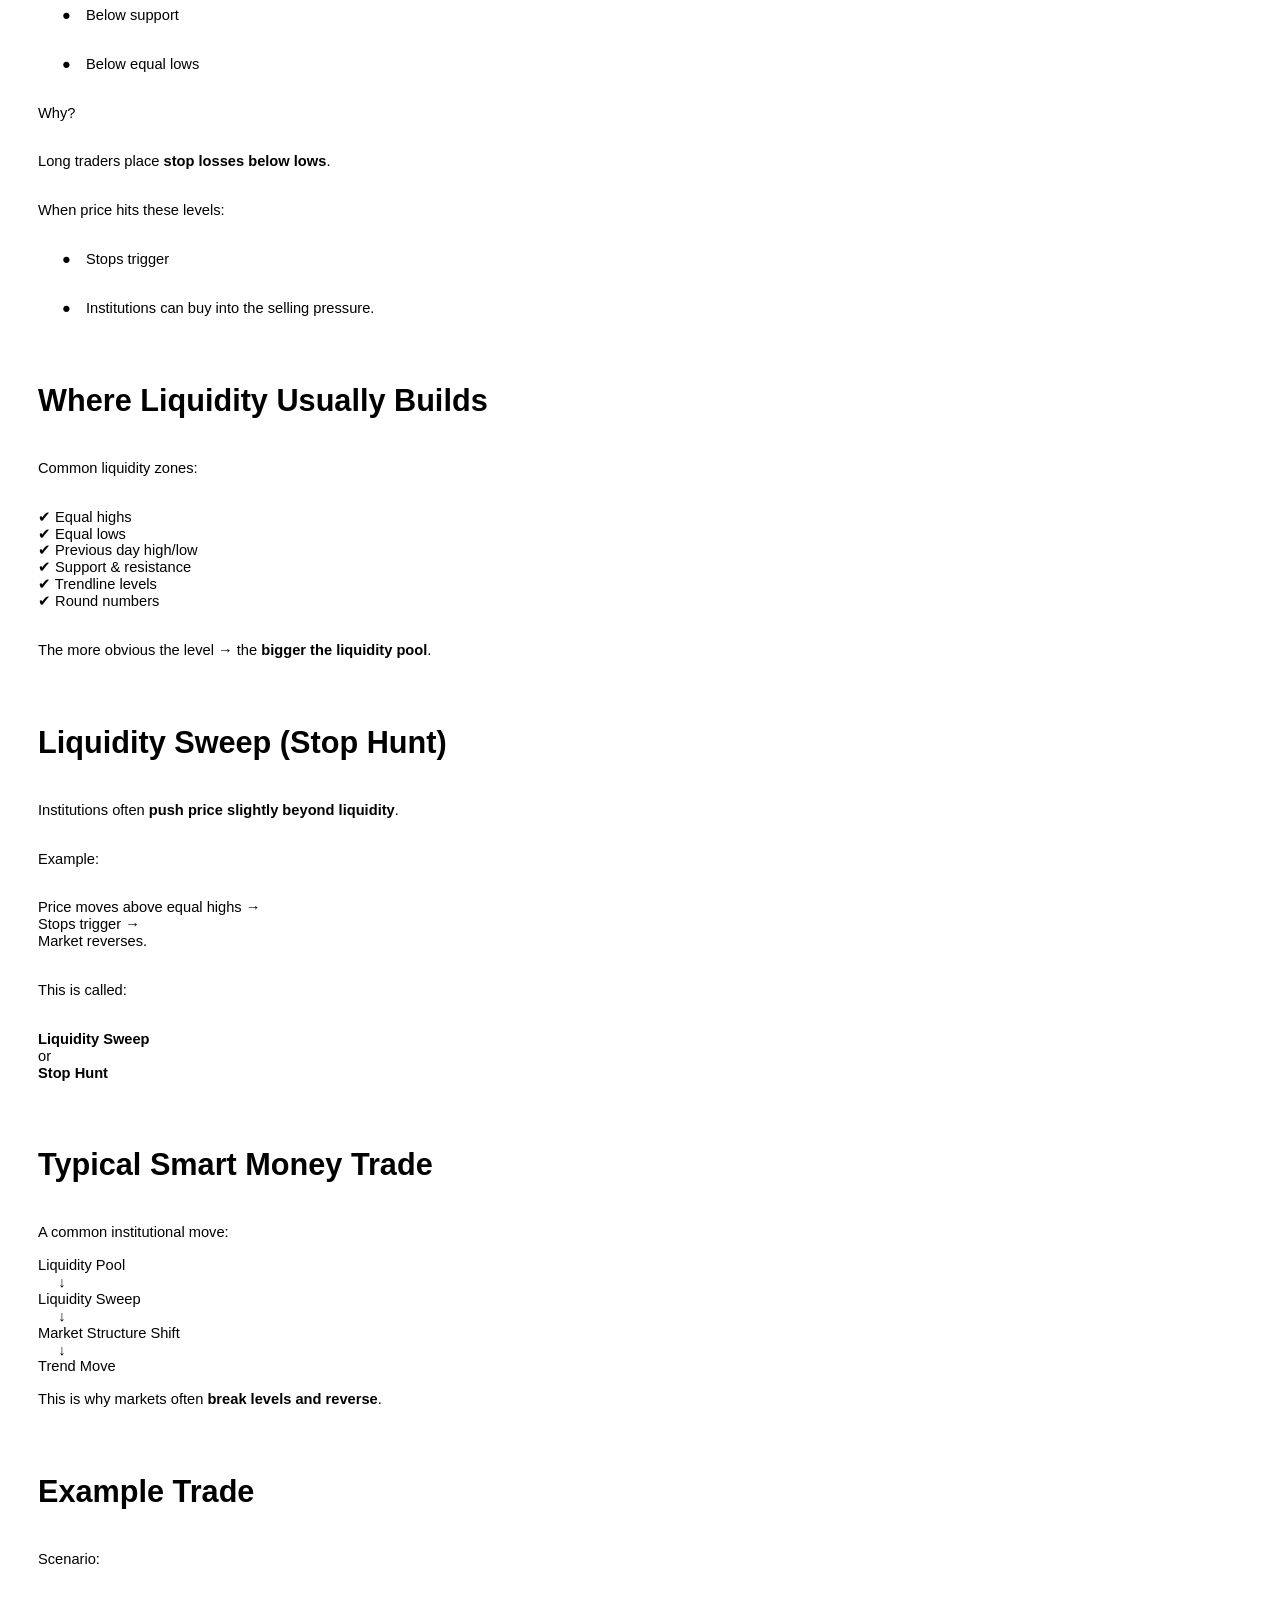
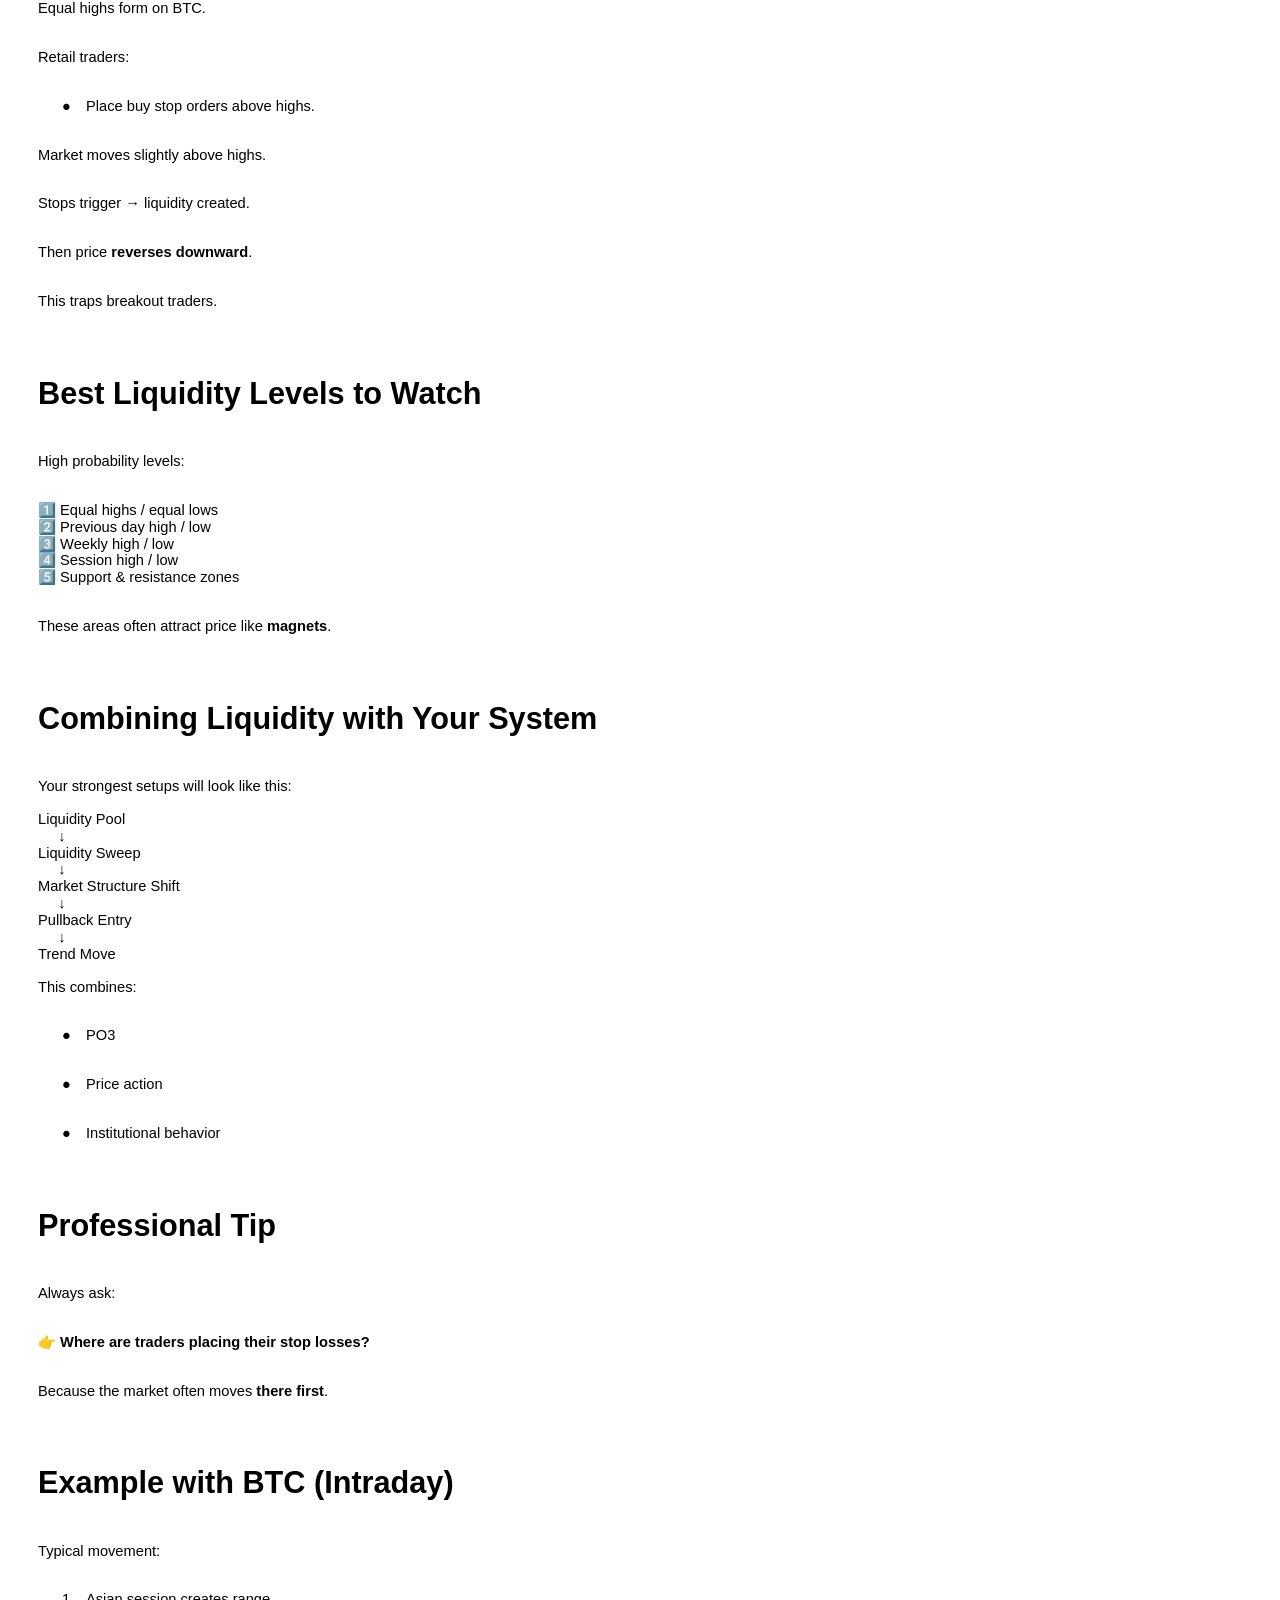
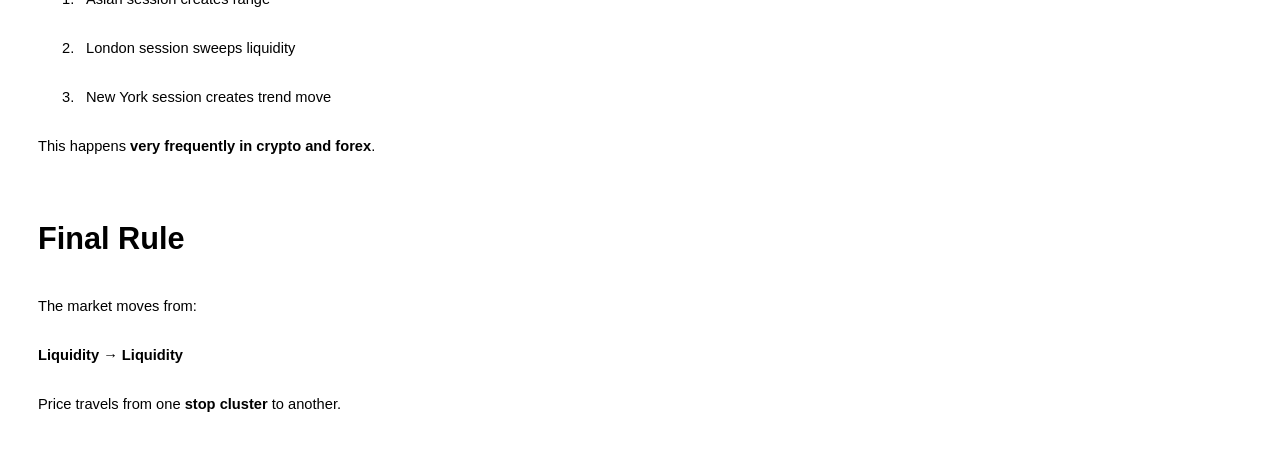
<file: Trading Guide Page7/TradingGuidePage7.html>
<html><head><meta content="text/html; charset=UTF-8" http-equiv="content-type"><style type="text/css">.lst-kix_iuqgwwivlnae-0>li:before{content:"\0025cf   "}.lst-kix_jrmjqvh09wu0-8>li:before{content:"\0025a0   "}.lst-kix_3nd9zc9ohbwj-0>li:before{content:"\0025cf   "}.lst-kix_ayjzj9k080g5-0>li:before{content:"\0025cf   "}.lst-kix_iuqgwwivlnae-3>li:before{content:"\0025cf   "}.lst-kix_ktkiszthggcv-7>li:before{content:"\0025cb   "}.lst-kix_ayjzj9k080g5-1>li:before{content:"\0025cb   "}.lst-kix_ayjzj9k080g5-2>li:before{content:"\0025a0   "}.lst-kix_39umyl8c9uts-8>li:before{content:"\0025a0   "}.lst-kix_ktkiszthggcv-6>li:before{content:"\0025cf   "}.lst-kix_ktkiszthggcv-8>li:before{content:"\0025a0   "}.lst-kix_jrmjqvh09wu0-4>li:before{content:"\0025cb   "}ul.lst-kix_3wbye29vvt0x-1{list-style-type:none}.lst-kix_3nd9zc9ohbwj-4>li:before{content:"\0025cb   "}ul.lst-kix_3wbye29vvt0x-0{list-style-type:none}.lst-kix_39umyl8c9uts-7>li:before{content:"\0025cb   "}.lst-kix_iuqgwwivlnae-2>li:before{content:"\0025a0   "}.lst-kix_jrmjqvh09wu0-3>li:before{content:"\0025cf   "}ul.lst-kix_3wbye29vvt0x-3{list-style-type:none}ul.lst-kix_3wbye29vvt0x-2{list-style-type:none}.lst-kix_iuqgwwivlnae-1>li:before{content:"\0025cb   "}ul.lst-kix_3wbye29vvt0x-5{list-style-type:none}.lst-kix_3nd9zc9ohbwj-5>li:before{content:"\0025a0   "}ul.lst-kix_3wbye29vvt0x-4{list-style-type:none}.lst-kix_iuqgwwivlnae-8>li:before{content:"\0025a0   "}.lst-kix_jrmjqvh09wu0-1>li:before{content:"\0025cb   "}ul.lst-kix_3wbye29vvt0x-7{list-style-type:none}ul.lst-kix_3wbye29vvt0x-6{list-style-type:none}.lst-kix_jrmjqvh09wu0-0>li:before{content:"\0025cf   "}.lst-kix_jrmjqvh09wu0-2>li:before{content:"\0025a0   "}ul.lst-kix_3wbye29vvt0x-8{list-style-type:none}ol.lst-kix_j1k9nafpv9x1-0.start{counter-reset:lst-ctn-kix_j1k9nafpv9x1-0 0}ul.lst-kix_a5xtqu7qu05k-0{list-style-type:none}.lst-kix_iuqgwwivlnae-7>li:before{content:"\0025cb   "}ol.lst-kix_ucuidok9ely3-3.start{counter-reset:lst-ctn-kix_ucuidok9ely3-3 0}.lst-kix_3nd9zc9ohbwj-3>li:before{content:"\0025cf   "}ul.lst-kix_a5xtqu7qu05k-1{list-style-type:none}.lst-kix_iuqgwwivlnae-4>li:before{content:"\0025cb   "}ol.lst-kix_whs0byn6ayf2-3.start{counter-reset:lst-ctn-kix_whs0byn6ayf2-3 0}.lst-kix_3nd9zc9ohbwj-2>li:before{content:"\0025a0   "}.lst-kix_iuqgwwivlnae-6>li:before{content:"\0025cf   "}.lst-kix_q7zbcuuahm3o-3>li:before{content:"\0025cf   "}.lst-kix_iuqgwwivlnae-5>li:before{content:"\0025a0   "}.lst-kix_3nd9zc9ohbwj-1>li:before{content:"\0025cb   "}.lst-kix_q7zbcuuahm3o-2>li:before{content:"\0025a0   "}.lst-kix_q7zbcuuahm3o-1>li:before{content:"\0025cb   "}.lst-kix_6q2jap8q2yj7-7>li{counter-increment:lst-ctn-kix_6q2jap8q2yj7-7}.lst-kix_q7zbcuuahm3o-0>li:before{content:"\0025cf   "}.lst-kix_ayjzj9k080g5-8>li:before{content:"\0025a0   "}.lst-kix_ktkiszthggcv-0>li:before{content:"\0025cf   "}ol.lst-kix_j51ehdlc2y6s-6.start{counter-reset:lst-ctn-kix_j51ehdlc2y6s-6 0}ol.lst-kix_j1k9nafpv9x1-5.start{counter-reset:lst-ctn-kix_j1k9nafpv9x1-5 0}.lst-kix_ayjzj9k080g5-5>li:before{content:"\0025a0   "}.lst-kix_ktkiszthggcv-3>li:before{content:"\0025cf   "}.lst-kix_ayjzj9k080g5-6>li:before{content:"\0025cf   "}.lst-kix_ktkiszthggcv-2>li:before{content:"\0025a0   "}.lst-kix_ktkiszthggcv-4>li:before{content:"\0025cb   "}.lst-kix_ayjzj9k080g5-7>li:before{content:"\0025cb   "}.lst-kix_ktkiszthggcv-1>li:before{content:"\0025cb   "}.lst-kix_ktkiszthggcv-5>li:before{content:"\0025a0   "}.lst-kix_ayjzj9k080g5-3>li:before{content:"\0025cf   "}.lst-kix_ayjzj9k080g5-4>li:before{content:"\0025cb   "}.lst-kix_whs0byn6ayf2-7>li{counter-increment:lst-ctn-kix_whs0byn6ayf2-7}.lst-kix_xff0vshtkdpu-7>li:before{content:"\0025cb   "}ul.lst-kix_xgoihcxgh24i-0{list-style-type:none}ul.lst-kix_xgoihcxgh24i-1{list-style-type:none}ul.lst-kix_xgoihcxgh24i-2{list-style-type:none}ul.lst-kix_xgoihcxgh24i-3{list-style-type:none}.lst-kix_xff0vshtkdpu-5>li:before{content:"\0025a0   "}ul.lst-kix_xgoihcxgh24i-4{list-style-type:none}ul.lst-kix_xgoihcxgh24i-5{list-style-type:none}.lst-kix_xff0vshtkdpu-6>li:before{content:"\0025cf   "}ul.lst-kix_xgoihcxgh24i-6{list-style-type:none}ul.lst-kix_xgoihcxgh24i-7{list-style-type:none}ol.lst-kix_tvqy92wgsspo-0.start{counter-reset:lst-ctn-kix_tvqy92wgsspo-0 0}ul.lst-kix_xgoihcxgh24i-8{list-style-type:none}.lst-kix_xff0vshtkdpu-0>li:before{content:"\0025cf   "}.lst-kix_xff0vshtkdpu-8>li:before{content:"\0025a0   "}ul.lst-kix_b06j32jge4vc-7{list-style-type:none}ul.lst-kix_b06j32jge4vc-8{list-style-type:none}.lst-kix_xff0vshtkdpu-1>li:before{content:"\0025cb   "}.lst-kix_xff0vshtkdpu-2>li:before{content:"\0025a0   "}.lst-kix_xff0vshtkdpu-3>li:before{content:"\0025cf   "}.lst-kix_xff0vshtkdpu-4>li:before{content:"\0025cb   "}ol.lst-kix_whs0byn6ayf2-8.start{counter-reset:lst-ctn-kix_whs0byn6ayf2-8 0}.lst-kix_ucuidok9ely3-1>li{counter-increment:lst-ctn-kix_ucuidok9ely3-1}.lst-kix_q7zbcuuahm3o-4>li:before{content:"\0025cb   "}.lst-kix_jz4p09vebykr-5>li:before{content:"\0025a0   "}.lst-kix_jz4p09vebykr-7>li:before{content:"\0025cb   "}.lst-kix_q7zbcuuahm3o-6>li:before{content:"\0025cf   "}.lst-kix_q7zbcuuahm3o-5>li:before{content:"\0025a0   "}.lst-kix_jz4p09vebykr-4>li:before{content:"\0025cb   "}.lst-kix_jz4p09vebykr-8>li:before{content:"\0025a0   "}ol.lst-kix_8mda1vv8raaq-8.start{counter-reset:lst-ctn-kix_8mda1vv8raaq-8 0}ul.lst-kix_wmtbyf5m1knv-1{list-style-type:none}.lst-kix_q7zbcuuahm3o-8>li:before{content:"\0025a0   "}ul.lst-kix_a5xtqu7qu05k-2{list-style-type:none}ul.lst-kix_wmtbyf5m1knv-0{list-style-type:none}ul.lst-kix_a5xtqu7qu05k-3{list-style-type:none}ul.lst-kix_a5xtqu7qu05k-4{list-style-type:none}ul.lst-kix_a5xtqu7qu05k-5{list-style-type:none}.lst-kix_tvqy92wgsspo-0>li{counter-increment:lst-ctn-kix_tvqy92wgsspo-0}ul.lst-kix_wmtbyf5m1knv-5{list-style-type:none}ul.lst-kix_a5xtqu7qu05k-6{list-style-type:none}ul.lst-kix_wmtbyf5m1knv-4{list-style-type:none}ul.lst-kix_a5xtqu7qu05k-7{list-style-type:none}ul.lst-kix_wmtbyf5m1knv-3{list-style-type:none}.lst-kix_q7zbcuuahm3o-7>li:before{content:"\0025cb   "}ul.lst-kix_a5xtqu7qu05k-8{list-style-type:none}ul.lst-kix_wmtbyf5m1knv-2{list-style-type:none}.lst-kix_jz4p09vebykr-6>li:before{content:"\0025cf   "}ul.lst-kix_b06j32jge4vc-5{list-style-type:none}ul.lst-kix_wmtbyf5m1knv-8{list-style-type:none}ul.lst-kix_b06j32jge4vc-6{list-style-type:none}ul.lst-kix_wmtbyf5m1knv-7{list-style-type:none}ul.lst-kix_b06j32jge4vc-3{list-style-type:none}ol.lst-kix_tvqy92wgsspo-5.start{counter-reset:lst-ctn-kix_tvqy92wgsspo-5 0}ul.lst-kix_wmtbyf5m1knv-6{list-style-type:none}.lst-kix_3nd9zc9ohbwj-6>li:before{content:"\0025cf   "}.lst-kix_3nd9zc9ohbwj-8>li:before{content:"\0025a0   "}ul.lst-kix_b06j32jge4vc-4{list-style-type:none}ul.lst-kix_b06j32jge4vc-1{list-style-type:none}ul.lst-kix_b06j32jge4vc-2{list-style-type:none}.lst-kix_3nd9zc9ohbwj-7>li:before{content:"\0025cb   "}.lst-kix_jz4p09vebykr-0>li:before{content:"\0025cf   "}ul.lst-kix_b06j32jge4vc-0{list-style-type:none}.lst-kix_6q2jap8q2yj7-0>li{counter-increment:lst-ctn-kix_6q2jap8q2yj7-0}.lst-kix_jz4p09vebykr-1>li:before{content:"\0025cb   "}.lst-kix_jz4p09vebykr-3>li:before{content:"\0025cf   "}.lst-kix_j1k9nafpv9x1-3>li{counter-increment:lst-ctn-kix_j1k9nafpv9x1-3}.lst-kix_jz4p09vebykr-2>li:before{content:"\0025a0   "}ul.lst-kix_wor1tmdvjh6q-5{list-style-type:none}ul.lst-kix_5hi7d6sx5grr-0{list-style-type:none}ul.lst-kix_wor1tmdvjh6q-4{list-style-type:none}ul.lst-kix_wor1tmdvjh6q-3{list-style-type:none}ul.lst-kix_5hi7d6sx5grr-2{list-style-type:none}ul.lst-kix_wor1tmdvjh6q-2{list-style-type:none}ul.lst-kix_5hi7d6sx5grr-1{list-style-type:none}.lst-kix_8as7if2hnq6b-2>li:before{content:"\0025a0   "}ul.lst-kix_wor1tmdvjh6q-1{list-style-type:none}ul.lst-kix_5hi7d6sx5grr-4{list-style-type:none}ul.lst-kix_wor1tmdvjh6q-0{list-style-type:none}ul.lst-kix_5hi7d6sx5grr-3{list-style-type:none}.lst-kix_bmepxx6iazeu-0>li:before{content:"\0025cf   "}ul.lst-kix_5hi7d6sx5grr-6{list-style-type:none}.lst-kix_2js7rss96v0s-1>li:before{content:"\0025cb   "}.lst-kix_2js7rss96v0s-5>li:before{content:"\0025a0   "}ul.lst-kix_5hi7d6sx5grr-5{list-style-type:none}.lst-kix_bmepxx6iazeu-2>li:before{content:"\0025a0   "}.lst-kix_8as7if2hnq6b-4>li:before{content:"\0025cb   "}.lst-kix_8as7if2hnq6b-6>li:before{content:"\0025cf   "}.lst-kix_6tdowi5agef6-8>li:before{content:"\0025a0   "}.lst-kix_2js7rss96v0s-3>li:before{content:"\0025cf   "}.lst-kix_bmepxx6iazeu-6>li:before{content:"\0025cf   "}.lst-kix_8as7if2hnq6b-8>li:before{content:"\0025a0   "}.lst-kix_bmepxx6iazeu-4>li:before{content:"\0025cb   "}.lst-kix_bmepxx6iazeu-8>li:before{content:"\0025a0   "}ul.lst-kix_5hi7d6sx5grr-8{list-style-type:none}ul.lst-kix_5hi7d6sx5grr-7{list-style-type:none}ol.lst-kix_fj202ibg01v4-4.start{counter-reset:lst-ctn-kix_fj202ibg01v4-4 0}ul.lst-kix_m7xp7qh7afnk-1{list-style-type:none}.lst-kix_va1e9elq7cnp-5>li:before{content:"\0025a0   "}ul.lst-kix_m7xp7qh7afnk-0{list-style-type:none}ul.lst-kix_m7xp7qh7afnk-3{list-style-type:none}ul.lst-kix_m7xp7qh7afnk-2{list-style-type:none}.lst-kix_sezfbrlus6bz-0>li:before{content:"\0025cf   "}.lst-kix_whs0byn6ayf2-0>li:before{content:"" counter(lst-ctn-kix_whs0byn6ayf2-0,decimal) ". "}.lst-kix_sezfbrlus6bz-2>li:before{content:"\0025a0   "}.lst-kix_va1e9elq7cnp-1>li:before{content:"\0025cb   "}ul.lst-kix_va1e9elq7cnp-1{list-style-type:none}.lst-kix_whs0byn6ayf2-2>li:before{content:"" counter(lst-ctn-kix_whs0byn6ayf2-2,lower-roman) ". "}ul.lst-kix_va1e9elq7cnp-2{list-style-type:none}ul.lst-kix_va1e9elq7cnp-0{list-style-type:none}.lst-kix_va1e9elq7cnp-7>li:before{content:"\0025cb   "}.lst-kix_8mda1vv8raaq-8>li{counter-increment:lst-ctn-kix_8mda1vv8raaq-8}.lst-kix_sezfbrlus6bz-6>li:before{content:"\0025cf   "}.lst-kix_whs0byn6ayf2-6>li:before{content:"" counter(lst-ctn-kix_whs0byn6ayf2-6,decimal) ". "}.lst-kix_sezfbrlus6bz-4>li:before{content:"\0025cb   "}.lst-kix_sezfbrlus6bz-8>li:before{content:"\0025a0   "}.lst-kix_whs0byn6ayf2-4>li:before{content:"" counter(lst-ctn-kix_whs0byn6ayf2-4,lower-latin) ". "}.lst-kix_whs0byn6ayf2-8>li:before{content:"" counter(lst-ctn-kix_whs0byn6ayf2-8,lower-roman) ". "}.lst-kix_j51ehdlc2y6s-0>li{counter-increment:lst-ctn-kix_j51ehdlc2y6s-0}ul.lst-kix_m7xp7qh7afnk-8{list-style-type:none}ul.lst-kix_m7xp7qh7afnk-5{list-style-type:none}.lst-kix_va1e9elq7cnp-3>li:before{content:"\0025cf   "}ul.lst-kix_m7xp7qh7afnk-4{list-style-type:none}ul.lst-kix_m7xp7qh7afnk-7{list-style-type:none}ul.lst-kix_m7xp7qh7afnk-6{list-style-type:none}.lst-kix_tvqy92wgsspo-5>li:before{content:"" counter(lst-ctn-kix_tvqy92wgsspo-5,lower-roman) ". "}.lst-kix_tvqy92wgsspo-7>li:before{content:"" counter(lst-ctn-kix_tvqy92wgsspo-7,lower-latin) ". "}.lst-kix_8mda1vv8raaq-1>li{counter-increment:lst-ctn-kix_8mda1vv8raaq-1}ul.lst-kix_va1e9elq7cnp-7{list-style-type:none}ul.lst-kix_va1e9elq7cnp-8{list-style-type:none}ul.lst-kix_va1e9elq7cnp-5{list-style-type:none}ol.lst-kix_6q2jap8q2yj7-2.start{counter-reset:lst-ctn-kix_6q2jap8q2yj7-2 0}ul.lst-kix_va1e9elq7cnp-6{list-style-type:none}ul.lst-kix_va1e9elq7cnp-3{list-style-type:none}ul.lst-kix_va1e9elq7cnp-4{list-style-type:none}.lst-kix_tvqy92wgsspo-7>li{counter-increment:lst-ctn-kix_tvqy92wgsspo-7}.lst-kix_ucuidok9ely3-8>li{counter-increment:lst-ctn-kix_ucuidok9ely3-8}.lst-kix_r4m3ahqkm17e-7>li:before{content:"\0025cb   "}.lst-kix_ucuidok9ely3-2>li{counter-increment:lst-ctn-kix_ucuidok9ely3-2}.lst-kix_6tdowi5agef6-2>li:before{content:"\0025a0   "}.lst-kix_r4m3ahqkm17e-3>li:before{content:"\0025cf   "}.lst-kix_39umyl8c9uts-0>li:before{content:"\0025cf   "}.lst-kix_6tdowi5agef6-0>li:before{content:"\0025cf   "}ol.lst-kix_j51ehdlc2y6s-1.start{counter-reset:lst-ctn-kix_j51ehdlc2y6s-1 0}.lst-kix_r4m3ahqkm17e-1>li:before{content:"\0025cb   "}.lst-kix_6tdowi5agef6-6>li:before{content:"\0025cf   "}.lst-kix_j51ehdlc2y6s-7>li{counter-increment:lst-ctn-kix_j51ehdlc2y6s-7}.lst-kix_39umyl8c9uts-4>li:before{content:"\0025cb   "}.lst-kix_39umyl8c9uts-6>li:before{content:"\0025cf   "}.lst-kix_jrmjqvh09wu0-5>li:before{content:"\0025a0   "}.lst-kix_39umyl8c9uts-2>li:before{content:"\0025a0   "}.lst-kix_tvqy92wgsspo-1>li:before{content:"" counter(lst-ctn-kix_tvqy92wgsspo-1,lower-latin) ". "}.lst-kix_tvqy92wgsspo-3>li:before{content:"" counter(lst-ctn-kix_tvqy92wgsspo-3,decimal) ". "}.lst-kix_6tdowi5agef6-4>li:before{content:"\0025cb   "}.lst-kix_jrmjqvh09wu0-7>li:before{content:"\0025cb   "}.lst-kix_r4m3ahqkm17e-5>li:before{content:"\0025a0   "}.lst-kix_j1k9nafpv9x1-8>li:before{content:"" counter(lst-ctn-kix_j1k9nafpv9x1-8,lower-roman) ". "}.lst-kix_j1k9nafpv9x1-7>li:before{content:"" counter(lst-ctn-kix_j1k9nafpv9x1-7,lower-latin) ". "}.lst-kix_312zxbrwbdnv-6>li:before{content:"\0025cf   "}.lst-kix_whs0byn6ayf2-6>li{counter-increment:lst-ctn-kix_whs0byn6ayf2-6}.lst-kix_312zxbrwbdnv-1>li:before{content:"\0025cb   "}.lst-kix_312zxbrwbdnv-2>li:before{content:"\0025a0   "}.lst-kix_j1k9nafpv9x1-0>li:before{content:"" counter(lst-ctn-kix_j1k9nafpv9x1-0,decimal) ". "}.lst-kix_312zxbrwbdnv-5>li:before{content:"\0025a0   "}.lst-kix_6q2jap8q2yj7-8>li{counter-increment:lst-ctn-kix_6q2jap8q2yj7-8}ul.lst-kix_iuqgwwivlnae-8{list-style-type:none}ul.lst-kix_txoa1s3496a7-4{list-style-type:none}ul.lst-kix_txoa1s3496a7-3{list-style-type:none}ol.lst-kix_fj202ibg01v4-8.start{counter-reset:lst-ctn-kix_fj202ibg01v4-8 0}ul.lst-kix_txoa1s3496a7-2{list-style-type:none}ul.lst-kix_txoa1s3496a7-1{list-style-type:none}ul.lst-kix_iuqgwwivlnae-4{list-style-type:none}ul.lst-kix_txoa1s3496a7-0{list-style-type:none}ul.lst-kix_iuqgwwivlnae-5{list-style-type:none}ul.lst-kix_iuqgwwivlnae-6{list-style-type:none}ul.lst-kix_iuqgwwivlnae-7{list-style-type:none}.lst-kix_8mda1vv8raaq-2>li{counter-increment:lst-ctn-kix_8mda1vv8raaq-2}ul.lst-kix_iuqgwwivlnae-0{list-style-type:none}ul.lst-kix_iuqgwwivlnae-1{list-style-type:none}ul.lst-kix_iuqgwwivlnae-2{list-style-type:none}ul.lst-kix_iuqgwwivlnae-3{list-style-type:none}.lst-kix_tvqy92wgsspo-8>li{counter-increment:lst-ctn-kix_tvqy92wgsspo-8}.lst-kix_j1k9nafpv9x1-3>li:before{content:"" counter(lst-ctn-kix_j1k9nafpv9x1-3,decimal) ". "}.lst-kix_j1k9nafpv9x1-4>li:before{content:"" counter(lst-ctn-kix_j1k9nafpv9x1-4,lower-latin) ". "}ul.lst-kix_txoa1s3496a7-8{list-style-type:none}ul.lst-kix_txoa1s3496a7-7{list-style-type:none}ul.lst-kix_txoa1s3496a7-6{list-style-type:none}ul.lst-kix_txoa1s3496a7-5{list-style-type:none}ul.lst-kix_fjpocgpyoy8r-1{list-style-type:none}ul.lst-kix_fjpocgpyoy8r-2{list-style-type:none}ul.lst-kix_fjpocgpyoy8r-3{list-style-type:none}ul.lst-kix_fjpocgpyoy8r-4{list-style-type:none}ul.lst-kix_fjpocgpyoy8r-0{list-style-type:none}ul.lst-kix_fjpocgpyoy8r-5{list-style-type:none}.lst-kix_mnaiddr9jpt3-3>li:before{content:"\0025cf   "}.lst-kix_xdhppbh2pqut-1>li:before{content:"\0025cb   "}ul.lst-kix_fjpocgpyoy8r-6{list-style-type:none}ul.lst-kix_fjpocgpyoy8r-7{list-style-type:none}.lst-kix_mnaiddr9jpt3-4>li:before{content:"\0025cb   "}ul.lst-kix_fjpocgpyoy8r-8{list-style-type:none}.lst-kix_xdhppbh2pqut-2>li:before{content:"\0025a0   "}ol.lst-kix_tvqy92wgsspo-4.start{counter-reset:lst-ctn-kix_tvqy92wgsspo-4 0}.lst-kix_j51ehdlc2y6s-8>li{counter-increment:lst-ctn-kix_j51ehdlc2y6s-8}.lst-kix_xdhppbh2pqut-6>li:before{content:"\0025cf   "}.lst-kix_mnaiddr9jpt3-7>li:before{content:"\0025cb   "}.lst-kix_xdhppbh2pqut-5>li:before{content:"\0025a0   "}.lst-kix_mnaiddr9jpt3-8>li:before{content:"\0025a0   "}ul.lst-kix_at0qo7c53ifc-3{list-style-type:none}ul.lst-kix_at0qo7c53ifc-2{list-style-type:none}ul.lst-kix_at0qo7c53ifc-1{list-style-type:none}ul.lst-kix_at0qo7c53ifc-0{list-style-type:none}ul.lst-kix_at0qo7c53ifc-7{list-style-type:none}ul.lst-kix_at0qo7c53ifc-6{list-style-type:none}ul.lst-kix_at0qo7c53ifc-5{list-style-type:none}ul.lst-kix_at0qo7c53ifc-4{list-style-type:none}ul.lst-kix_at0qo7c53ifc-8{list-style-type:none}.lst-kix_2js7rss96v0s-8>li:before{content:"\0025a0   "}.lst-kix_2js7rss96v0s-7>li:before{content:"\0025cb   "}ul.lst-kix_23igkaocpsbj-6{list-style-type:none}ul.lst-kix_ofc9e2oondpo-8{list-style-type:none}ul.lst-kix_23igkaocpsbj-5{list-style-type:none}ul.lst-kix_23igkaocpsbj-8{list-style-type:none}ul.lst-kix_ofc9e2oondpo-6{list-style-type:none}.lst-kix_8mda1vv8raaq-0>li:before{content:"" counter(lst-ctn-kix_8mda1vv8raaq-0,decimal) ". "}.lst-kix_2js7rss96v0s-4>li:before{content:"\0025cb   "}ul.lst-kix_23igkaocpsbj-7{list-style-type:none}.lst-kix_8as7if2hnq6b-0>li:before{content:"\0025cf   "}ul.lst-kix_ofc9e2oondpo-7{list-style-type:none}ul.lst-kix_ofc9e2oondpo-4{list-style-type:none}ul.lst-kix_ofc9e2oondpo-5{list-style-type:none}ul.lst-kix_ofc9e2oondpo-2{list-style-type:none}.lst-kix_8as7if2hnq6b-3>li:before{content:"\0025cf   "}ul.lst-kix_ofc9e2oondpo-3{list-style-type:none}.lst-kix_bmepxx6iazeu-1>li:before{content:"\0025cb   "}ul.lst-kix_23igkaocpsbj-0{list-style-type:none}ul.lst-kix_23igkaocpsbj-2{list-style-type:none}ul.lst-kix_23igkaocpsbj-1{list-style-type:none}ul.lst-kix_23igkaocpsbj-4{list-style-type:none}.lst-kix_3wbye29vvt0x-4>li:before{content:"\0025cb   "}ul.lst-kix_23igkaocpsbj-3{list-style-type:none}.lst-kix_ik13chmifqy-1>li:before{content:"\0025cb   "}.lst-kix_bmepxx6iazeu-5>li:before{content:"\0025a0   "}.lst-kix_fj202ibg01v4-3>li{counter-increment:lst-ctn-kix_fj202ibg01v4-3}.lst-kix_8as7if2hnq6b-7>li:before{content:"\0025cb   "}ul.lst-kix_ofc9e2oondpo-0{list-style-type:none}.lst-kix_z57k89a7goac-1>li:before{content:"\0025cb   "}ul.lst-kix_ofc9e2oondpo-1{list-style-type:none}.lst-kix_8mda1vv8raaq-4>li:before{content:"" counter(lst-ctn-kix_8mda1vv8raaq-4,lower-latin) ". "}.lst-kix_2js7rss96v0s-0>li:before{content:"\0025cf   "}.lst-kix_3wbye29vvt0x-0>li:before{content:"\0025cf   "}.lst-kix_z57k89a7goac-5>li:before{content:"\0025a0   "}.lst-kix_va1e9elq7cnp-4>li:before{content:"\0025cb   "}.lst-kix_whs0byn6ayf2-3>li:before{content:"" counter(lst-ctn-kix_whs0byn6ayf2-3,decimal) ". "}.lst-kix_sezfbrlus6bz-3>li:before{content:"\0025cf   "}.lst-kix_va1e9elq7cnp-0>li:before{content:"\0025cf   "}.lst-kix_va1e9elq7cnp-8>li:before{content:"\0025a0   "}ul.lst-kix_pvbkffoyih4i-0{list-style-type:none}ul.lst-kix_pvbkffoyih4i-1{list-style-type:none}ul.lst-kix_pvbkffoyih4i-2{list-style-type:none}.lst-kix_xgoihcxgh24i-2>li:before{content:"\0025a0   "}.lst-kix_w1fdf7in6kgm-6>li:before{content:"\0025cf   "}ul.lst-kix_pvbkffoyih4i-3{list-style-type:none}ul.lst-kix_pvbkffoyih4i-4{list-style-type:none}.lst-kix_ik13chmifqy-5>li:before{content:"\0025a0   "}.lst-kix_whs0byn6ayf2-7>li:before{content:"" counter(lst-ctn-kix_whs0byn6ayf2-7,lower-latin) ". "}ul.lst-kix_pvbkffoyih4i-5{list-style-type:none}ul.lst-kix_pvbkffoyih4i-6{list-style-type:none}.lst-kix_sezfbrlus6bz-7>li:before{content:"\0025cb   "}.lst-kix_ucuidok9ely3-0>li{counter-increment:lst-ctn-kix_ucuidok9ely3-0}ul.lst-kix_pvbkffoyih4i-7{list-style-type:none}ul.lst-kix_mnaiddr9jpt3-8{list-style-type:none}ul.lst-kix_pvbkffoyih4i-8{list-style-type:none}ul.lst-kix_mnaiddr9jpt3-7{list-style-type:none}ul.lst-kix_mnaiddr9jpt3-6{list-style-type:none}ul.lst-kix_mnaiddr9jpt3-5{list-style-type:none}ul.lst-kix_mnaiddr9jpt3-4{list-style-type:none}ul.lst-kix_mnaiddr9jpt3-3{list-style-type:none}ul.lst-kix_mnaiddr9jpt3-2{list-style-type:none}ul.lst-kix_mnaiddr9jpt3-1{list-style-type:none}ul.lst-kix_mnaiddr9jpt3-0{list-style-type:none}.lst-kix_mnaiddr9jpt3-0>li:before{content:"\0025cf   "}.lst-kix_xgoihcxgh24i-6>li:before{content:"\0025cf   "}.lst-kix_w1fdf7in6kgm-2>li:before{content:"\0025a0   "}.lst-kix_tvqy92wgsspo-4>li:before{content:"" counter(lst-ctn-kix_tvqy92wgsspo-4,lower-latin) ". "}.lst-kix_tvqy92wgsspo-8>li:before{content:"" counter(lst-ctn-kix_tvqy92wgsspo-8,lower-roman) ". "}ol.lst-kix_ucuidok9ely3-8.start{counter-reset:lst-ctn-kix_ucuidok9ely3-8 0}ul.lst-kix_3nd9zc9ohbwj-3{list-style-type:none}ul.lst-kix_3nd9zc9ohbwj-4{list-style-type:none}ul.lst-kix_3nd9zc9ohbwj-1{list-style-type:none}ul.lst-kix_3nd9zc9ohbwj-2{list-style-type:none}ul.lst-kix_3nd9zc9ohbwj-0{list-style-type:none}.lst-kix_j1k9nafpv9x1-2>li{counter-increment:lst-ctn-kix_j1k9nafpv9x1-2}ol.lst-kix_tvqy92wgsspo-1.start{counter-reset:lst-ctn-kix_tvqy92wgsspo-1 0}.lst-kix_r4m3ahqkm17e-6>li:before{content:"\0025cf   "}ol.lst-kix_ucuidok9ely3-7.start{counter-reset:lst-ctn-kix_ucuidok9ely3-7 0}ul.lst-kix_3nd9zc9ohbwj-7{list-style-type:none}ul.lst-kix_3nd9zc9ohbwj-8{list-style-type:none}ul.lst-kix_3nd9zc9ohbwj-5{list-style-type:none}.lst-kix_r4m3ahqkm17e-2>li:before{content:"\0025a0   "}ul.lst-kix_3nd9zc9ohbwj-6{list-style-type:none}.lst-kix_6tdowi5agef6-7>li:before{content:"\0025cb   "}.lst-kix_8mda1vv8raaq-8>li:before{content:"" counter(lst-ctn-kix_8mda1vv8raaq-8,lower-roman) ". "}.lst-kix_tvqy92wgsspo-0>li:before{content:"" counter(lst-ctn-kix_tvqy92wgsspo-0,decimal) ". "}.lst-kix_6tdowi5agef6-3>li:before{content:"\0025cf   "}.lst-kix_39umyl8c9uts-3>li:before{content:"\0025cf   "}.lst-kix_3wbye29vvt0x-8>li:before{content:"\0025a0   "}.lst-kix_at0qo7c53ifc-0>li:before{content:"\0025cf   "}ol.lst-kix_j51ehdlc2y6s-0.start{counter-reset:lst-ctn-kix_j51ehdlc2y6s-0 0}ol.lst-kix_8mda1vv8raaq-2.start{counter-reset:lst-ctn-kix_8mda1vv8raaq-2 0}.lst-kix_4aq26pjdd5c-0>li:before{content:"\0025cf   "}.lst-kix_at0qo7c53ifc-1>li:before{content:"\0025cb   "}ul.lst-kix_312zxbrwbdnv-8{list-style-type:none}ul.lst-kix_312zxbrwbdnv-6{list-style-type:none}ul.lst-kix_312zxbrwbdnv-7{list-style-type:none}ul.lst-kix_312zxbrwbdnv-4{list-style-type:none}ul.lst-kix_312zxbrwbdnv-5{list-style-type:none}.lst-kix_at0qo7c53ifc-3>li:before{content:"\0025cf   "}ul.lst-kix_312zxbrwbdnv-2{list-style-type:none}ul.lst-kix_312zxbrwbdnv-3{list-style-type:none}.lst-kix_4aq26pjdd5c-6>li:before{content:"\0025cf   "}ul.lst-kix_m3vaqwlvuiue-1{list-style-type:none}ul.lst-kix_unyin1cpzv1-8{list-style-type:none}.lst-kix_4aq26pjdd5c-8>li:before{content:"\0025a0   "}ul.lst-kix_m3vaqwlvuiue-0{list-style-type:none}ul.lst-kix_unyin1cpzv1-7{list-style-type:none}ul.lst-kix_m3vaqwlvuiue-3{list-style-type:none}ul.lst-kix_unyin1cpzv1-6{list-style-type:none}ul.lst-kix_m3vaqwlvuiue-2{list-style-type:none}ul.lst-kix_unyin1cpzv1-5{list-style-type:none}ul.lst-kix_m3vaqwlvuiue-5{list-style-type:none}.lst-kix_pvbkffoyih4i-3>li:before{content:"\0025cf   "}ul.lst-kix_unyin1cpzv1-4{list-style-type:none}ol.lst-kix_tvqy92wgsspo-6.start{counter-reset:lst-ctn-kix_tvqy92wgsspo-6 0}ul.lst-kix_m3vaqwlvuiue-4{list-style-type:none}ul.lst-kix_unyin1cpzv1-3{list-style-type:none}ul.lst-kix_m3vaqwlvuiue-7{list-style-type:none}ul.lst-kix_unyin1cpzv1-2{list-style-type:none}ul.lst-kix_m3vaqwlvuiue-6{list-style-type:none}ul.lst-kix_unyin1cpzv1-1{list-style-type:none}ul.lst-kix_unyin1cpzv1-0{list-style-type:none}ul.lst-kix_m3vaqwlvuiue-8{list-style-type:none}.lst-kix_j1k9nafpv9x1-1>li{counter-increment:lst-ctn-kix_j1k9nafpv9x1-1}.lst-kix_pvbkffoyih4i-6>li:before{content:"\0025cf   "}.lst-kix_pvbkffoyih4i-8>li:before{content:"\0025a0   "}ol.lst-kix_whs0byn6ayf2-4{list-style-type:none}ol.lst-kix_whs0byn6ayf2-5{list-style-type:none}ol.lst-kix_whs0byn6ayf2-2{list-style-type:none}ol.lst-kix_whs0byn6ayf2-3{list-style-type:none}ol.lst-kix_whs0byn6ayf2-0{list-style-type:none}ol.lst-kix_whs0byn6ayf2-1{list-style-type:none}.lst-kix_4aq26pjdd5c-5>li:before{content:"\0025a0   "}.lst-kix_at0qo7c53ifc-8>li:before{content:"\0025a0   "}ol.lst-kix_whs0byn6ayf2-8{list-style-type:none}.lst-kix_at0qo7c53ifc-6>li:before{content:"\0025cf   "}.lst-kix_5sqq2x7vi0yk-0>li:before{content:"\0025cf   "}.lst-kix_tviu9egn8v7v-7>li:before{content:"\0025cb   "}.lst-kix_tviu9egn8v7v-8>li:before{content:"\0025a0   "}ol.lst-kix_whs0byn6ayf2-6{list-style-type:none}ol.lst-kix_whs0byn6ayf2-7{list-style-type:none}.lst-kix_4aq26pjdd5c-3>li:before{content:"\0025cf   "}.lst-kix_qy1bis6m0cs1-2>li:before{content:"\0025a0   "}.lst-kix_qy1bis6m0cs1-5>li:before{content:"\0025a0   "}ol.lst-kix_8mda1vv8raaq-7.start{counter-reset:lst-ctn-kix_8mda1vv8raaq-7 0}ol.lst-kix_j51ehdlc2y6s-5.start{counter-reset:lst-ctn-kix_j51ehdlc2y6s-5 0}ol.lst-kix_ucuidok9ely3-4.start{counter-reset:lst-ctn-kix_ucuidok9ely3-4 0}.lst-kix_qy1bis6m0cs1-7>li:before{content:"\0025cb   "}.lst-kix_ejq2we7hbirs-4>li:before{content:"\0025cb   "}ol.lst-kix_j1k9nafpv9x1-6.start{counter-reset:lst-ctn-kix_j1k9nafpv9x1-6 0}.lst-kix_ucuidok9ely3-7>li{counter-increment:lst-ctn-kix_ucuidok9ely3-7}.lst-kix_ejq2we7hbirs-7>li:before{content:"\0025cb   "}.lst-kix_23igkaocpsbj-0>li:before{content:"\0025cf   "}ol.lst-kix_j1k9nafpv9x1-1.start{counter-reset:lst-ctn-kix_j1k9nafpv9x1-1 0}.lst-kix_pvbkffoyih4i-1>li:before{content:"\0025cb   "}.lst-kix_23igkaocpsbj-2>li:before{content:"\0025a0   "}ul.lst-kix_312zxbrwbdnv-0{list-style-type:none}.lst-kix_fj202ibg01v4-3>li:before{content:"" counter(lst-ctn-kix_fj202ibg01v4-3,decimal) ". "}ul.lst-kix_312zxbrwbdnv-1{list-style-type:none}.lst-kix_pvbkffoyih4i-0>li:before{content:"\0025cf   "}.lst-kix_23igkaocpsbj-7>li:before{content:"\0025cb   "}.lst-kix_8mda1vv8raaq-3>li{counter-increment:lst-ctn-kix_8mda1vv8raaq-3}.lst-kix_fj202ibg01v4-5>li:before{content:"" counter(lst-ctn-kix_fj202ibg01v4-5,lower-roman) ". "}.lst-kix_ejq2we7hbirs-2>li:before{content:"\0025a0   "}.lst-kix_23igkaocpsbj-8>li:before{content:"\0025a0   "}.lst-kix_ejq2we7hbirs-1>li:before{content:"\0025cb   "}.lst-kix_fj202ibg01v4-6>li:before{content:"" counter(lst-ctn-kix_fj202ibg01v4-6,decimal) ". "}.lst-kix_fj202ibg01v4-8>li:before{content:"" counter(lst-ctn-kix_fj202ibg01v4-8,lower-roman) ". "}.lst-kix_23igkaocpsbj-5>li:before{content:"\0025a0   "}.lst-kix_qy1bis6m0cs1-4>li:before{content:"\0025cb   "}ul.lst-kix_bmepxx6iazeu-0{list-style-type:none}ul.lst-kix_bmepxx6iazeu-2{list-style-type:none}ul.lst-kix_bmepxx6iazeu-1{list-style-type:none}ul.lst-kix_bmepxx6iazeu-4{list-style-type:none}ul.lst-kix_bmepxx6iazeu-3{list-style-type:none}ul.lst-kix_bmepxx6iazeu-6{list-style-type:none}ul.lst-kix_bmepxx6iazeu-5{list-style-type:none}ul.lst-kix_bmepxx6iazeu-8{list-style-type:none}ol.lst-kix_j51ehdlc2y6s-7{list-style-type:none}ul.lst-kix_bmepxx6iazeu-7{list-style-type:none}ol.lst-kix_j51ehdlc2y6s-8{list-style-type:none}.lst-kix_njwrj5qjw9b3-2>li:before{content:"\0025a0   "}ol.lst-kix_j51ehdlc2y6s-5{list-style-type:none}ol.lst-kix_j51ehdlc2y6s-6{list-style-type:none}.lst-kix_ik13chmifqy-2>li:before{content:"\0025a0   "}ol.lst-kix_j51ehdlc2y6s-3{list-style-type:none}ol.lst-kix_j51ehdlc2y6s-4{list-style-type:none}ol.lst-kix_j51ehdlc2y6s-1{list-style-type:none}ol.lst-kix_j51ehdlc2y6s-2{list-style-type:none}.lst-kix_3wbye29vvt0x-3>li:before{content:"\0025cf   "}.lst-kix_8mda1vv8raaq-7>li:before{content:"" counter(lst-ctn-kix_8mda1vv8raaq-7,lower-latin) ". "}.lst-kix_lo3d5n1w6sup-5>li:before{content:"\0025a0   "}ol.lst-kix_j51ehdlc2y6s-0{list-style-type:none}.lst-kix_njwrj5qjw9b3-4>li:before{content:"\0025cb   "}.lst-kix_3wbye29vvt0x-1>li:before{content:"\0025cb   "}.lst-kix_8mda1vv8raaq-5>li:before{content:"" counter(lst-ctn-kix_8mda1vv8raaq-5,lower-roman) ". "}.lst-kix_z57k89a7goac-0>li:before{content:"\0025cf   "}.lst-kix_j1k9nafpv9x1-5>li{counter-increment:lst-ctn-kix_j1k9nafpv9x1-5}.lst-kix_z57k89a7goac-6>li:before{content:"\0025cf   "}.lst-kix_z57k89a7goac-8>li:before{content:"\0025a0   "}.lst-kix_6q2jap8q2yj7-2>li:before{content:"" counter(lst-ctn-kix_6q2jap8q2yj7-2,lower-roman) ". "}.lst-kix_xgoihcxgh24i-1>li:before{content:"\0025cb   "}.lst-kix_6q2jap8q2yj7-4>li:before{content:"" counter(lst-ctn-kix_6q2jap8q2yj7-4,lower-latin) ". "}ol.lst-kix_6q2jap8q2yj7-3.start{counter-reset:lst-ctn-kix_6q2jap8q2yj7-3 0}.lst-kix_6q2jap8q2yj7-1>li{counter-increment:lst-ctn-kix_6q2jap8q2yj7-1}.lst-kix_j1k9nafpv9x1-4>li{counter-increment:lst-ctn-kix_j1k9nafpv9x1-4}.lst-kix_xgoihcxgh24i-7>li:before{content:"\0025cb   "}.lst-kix_w1fdf7in6kgm-5>li:before{content:"\0025a0   "}.lst-kix_tvqy92wgsspo-2>li{counter-increment:lst-ctn-kix_tvqy92wgsspo-2}.lst-kix_ik13chmifqy-4>li:before{content:"\0025cb   "}.lst-kix_lo3d5n1w6sup-3>li:before{content:"\0025cf   "}ul.lst-kix_sezfbrlus6bz-7{list-style-type:none}ul.lst-kix_sezfbrlus6bz-8{list-style-type:none}.lst-kix_mnaiddr9jpt3-1>li:before{content:"\0025cb   "}ul.lst-kix_sezfbrlus6bz-5{list-style-type:none}ul.lst-kix_sezfbrlus6bz-6{list-style-type:none}ul.lst-kix_sezfbrlus6bz-3{list-style-type:none}.lst-kix_w1fdf7in6kgm-3>li:before{content:"\0025cf   "}ul.lst-kix_sezfbrlus6bz-4{list-style-type:none}ul.lst-kix_sezfbrlus6bz-1{list-style-type:none}ul.lst-kix_sezfbrlus6bz-2{list-style-type:none}ol.lst-kix_8mda1vv8raaq-0.start{counter-reset:lst-ctn-kix_8mda1vv8raaq-0 0}ol.lst-kix_ucuidok9ely3-2.start{counter-reset:lst-ctn-kix_ucuidok9ely3-2 0}.lst-kix_fj202ibg01v4-1>li{counter-increment:lst-ctn-kix_fj202ibg01v4-1}ul.lst-kix_sezfbrlus6bz-0{list-style-type:none}.lst-kix_5sqq2x7vi0yk-8>li:before{content:"\0025a0   "}.lst-kix_kgtrmp6ty9bm-2>li:before{content:"\0025a0   "}.lst-kix_tviu9egn8v7v-5>li:before{content:"\0025a0   "}ol.lst-kix_j51ehdlc2y6s-2.start{counter-reset:lst-ctn-kix_j51ehdlc2y6s-2 0}.lst-kix_kgtrmp6ty9bm-4>li:before{content:"\0025cb   "}.lst-kix_wmtbyf5m1knv-0>li:before{content:"\0025cf   "}.lst-kix_5sqq2x7vi0yk-6>li:before{content:"\0025cf   "}.lst-kix_8mda1vv8raaq-7>li{counter-increment:lst-ctn-kix_8mda1vv8raaq-7}.lst-kix_a5xtqu7qu05k-6>li:before{content:"\0025cf   "}.lst-kix_j51ehdlc2y6s-1>li{counter-increment:lst-ctn-kix_j51ehdlc2y6s-1}ol.lst-kix_tvqy92wgsspo-8.start{counter-reset:lst-ctn-kix_tvqy92wgsspo-8 0}ol.lst-kix_j1k9nafpv9x1-4.start{counter-reset:lst-ctn-kix_j1k9nafpv9x1-4 0}.lst-kix_qcpx1r5atmfx-3>li:before{content:"\0025cf   "}ol.lst-kix_6q2jap8q2yj7-1.start{counter-reset:lst-ctn-kix_6q2jap8q2yj7-1 0}.lst-kix_a5xtqu7qu05k-4>li:before{content:"\0025cb   "}ul.lst-kix_ik13chmifqy-7{list-style-type:none}ul.lst-kix_ik13chmifqy-6{list-style-type:none}ul.lst-kix_ik13chmifqy-5{list-style-type:none}ul.lst-kix_ik13chmifqy-4{list-style-type:none}ul.lst-kix_ik13chmifqy-3{list-style-type:none}.lst-kix_312zxbrwbdnv-7>li:before{content:"\0025cb   "}ul.lst-kix_ik13chmifqy-2{list-style-type:none}.lst-kix_qcpx1r5atmfx-8>li:before{content:"\0025a0   "}ul.lst-kix_ik13chmifqy-1{list-style-type:none}ul.lst-kix_ik13chmifqy-0{list-style-type:none}.lst-kix_bb41lejz9v89-6>li:before{content:"\0025cf   "}.lst-kix_ucuidok9ely3-4>li:before{content:"" counter(lst-ctn-kix_ucuidok9ely3-4,lower-latin) ". "}ul.lst-kix_ik13chmifqy-8{list-style-type:none}.lst-kix_yrau8ri88dpy-2>li:before{content:"\0025a0   "}.lst-kix_bb41lejz9v89-1>li:before{content:"\0025cb   "}ul.lst-kix_ktccyqu51otq-2{list-style-type:none}.lst-kix_ucuidok9ely3-4>li{counter-increment:lst-ctn-kix_ucuidok9ely3-4}ul.lst-kix_ktccyqu51otq-1{list-style-type:none}.lst-kix_312zxbrwbdnv-4>li:before{content:"\0025cb   "}ul.lst-kix_ktccyqu51otq-4{list-style-type:none}ul.lst-kix_2un2fwkxwlab-0{list-style-type:none}ul.lst-kix_ktccyqu51otq-3{list-style-type:none}ul.lst-kix_2un2fwkxwlab-1{list-style-type:none}ul.lst-kix_2un2fwkxwlab-2{list-style-type:none}ol.lst-kix_j1k9nafpv9x1-3.start{counter-reset:lst-ctn-kix_j1k9nafpv9x1-3 0}ul.lst-kix_2un2fwkxwlab-3{list-style-type:none}ul.lst-kix_ktccyqu51otq-0{list-style-type:none}ul.lst-kix_2un2fwkxwlab-4{list-style-type:none}ul.lst-kix_2un2fwkxwlab-5{list-style-type:none}ul.lst-kix_2un2fwkxwlab-6{list-style-type:none}ul.lst-kix_2un2fwkxwlab-7{list-style-type:none}ul.lst-kix_2un2fwkxwlab-8{list-style-type:none}.lst-kix_j51ehdlc2y6s-2>li:before{content:"" counter(lst-ctn-kix_j51ehdlc2y6s-2,lower-roman) ". "}.lst-kix_j1k9nafpv9x1-2>li:before{content:"" counter(lst-ctn-kix_j1k9nafpv9x1-2,lower-roman) ". "}ol.lst-kix_j51ehdlc2y6s-3.start{counter-reset:lst-ctn-kix_j51ehdlc2y6s-3 0}.lst-kix_ucuidok9ely3-7>li:before{content:"" counter(lst-ctn-kix_ucuidok9ely3-7,lower-latin) ". "}.lst-kix_j1k9nafpv9x1-5>li:before{content:"" counter(lst-ctn-kix_j1k9nafpv9x1-5,lower-roman) ". "}.lst-kix_q6hpjefs3k4q-3>li:before{content:"\0025cf   "}.lst-kix_yrau8ri88dpy-7>li:before{content:"\0025cb   "}.lst-kix_wmtbyf5m1knv-6>li:before{content:"\0025cf   "}.lst-kix_mnaiddr9jpt3-6>li:before{content:"\0025cf   "}ol.lst-kix_j1k9nafpv9x1-2.start{counter-reset:lst-ctn-kix_j1k9nafpv9x1-2 0}.lst-kix_571t6lo02y49-5>li:before{content:"\0025a0   "}.lst-kix_xdhppbh2pqut-4>li:before{content:"\0025cb   "}.lst-kix_q6hpjefs3k4q-8>li:before{content:"\0025a0   "}.lst-kix_xdhppbh2pqut-7>li:before{content:"\0025cb   "}ul.lst-kix_r4m3ahqkm17e-0{list-style-type:none}.lst-kix_571t6lo02y49-0>li:before{content:"\0025cf   "}ul.lst-kix_r4m3ahqkm17e-1{list-style-type:none}ul.lst-kix_r4m3ahqkm17e-4{list-style-type:none}ul.lst-kix_r4m3ahqkm17e-5{list-style-type:none}ul.lst-kix_r4m3ahqkm17e-2{list-style-type:none}ul.lst-kix_r4m3ahqkm17e-3{list-style-type:none}ul.lst-kix_ktccyqu51otq-6{list-style-type:none}ul.lst-kix_ktccyqu51otq-5{list-style-type:none}ul.lst-kix_ktccyqu51otq-8{list-style-type:none}ul.lst-kix_ktccyqu51otq-7{list-style-type:none}ul.lst-kix_nkhuv4bob3ox-0{list-style-type:none}.lst-kix_tvqy92wgsspo-6>li{counter-increment:lst-ctn-kix_tvqy92wgsspo-6}ul.lst-kix_nkhuv4bob3ox-1{list-style-type:none}.lst-kix_8mda1vv8raaq-0>li{counter-increment:lst-ctn-kix_8mda1vv8raaq-0}ul.lst-kix_6tdowi5agef6-3{list-style-type:none}ul.lst-kix_nkhuv4bob3ox-8{list-style-type:none}ul.lst-kix_ktkiszthggcv-4{list-style-type:none}ul.lst-kix_6tdowi5agef6-2{list-style-type:none}ul.lst-kix_ktkiszthggcv-5{list-style-type:none}ul.lst-kix_6tdowi5agef6-1{list-style-type:none}ul.lst-kix_nkhuv4bob3ox-6{list-style-type:none}ul.lst-kix_ktkiszthggcv-6{list-style-type:none}ul.lst-kix_6tdowi5agef6-0{list-style-type:none}ul.lst-kix_nkhuv4bob3ox-7{list-style-type:none}ul.lst-kix_ktkiszthggcv-7{list-style-type:none}ul.lst-kix_nkhuv4bob3ox-4{list-style-type:none}ul.lst-kix_ktkiszthggcv-8{list-style-type:none}ul.lst-kix_nkhuv4bob3ox-5{list-style-type:none}.lst-kix_mjtr22anhc4n-5>li:before{content:"\0025a0   "}ul.lst-kix_nkhuv4bob3ox-2{list-style-type:none}ul.lst-kix_nkhuv4bob3ox-3{list-style-type:none}ol.lst-kix_6q2jap8q2yj7-4.start{counter-reset:lst-ctn-kix_6q2jap8q2yj7-4 0}.lst-kix_571t6lo02y49-8>li:before{content:"\0025a0   "}ul.lst-kix_6tdowi5agef6-8{list-style-type:none}ul.lst-kix_6tdowi5agef6-7{list-style-type:none}ul.lst-kix_ktkiszthggcv-0{list-style-type:none}ul.lst-kix_wor1tmdvjh6q-8{list-style-type:none}ul.lst-kix_6tdowi5agef6-6{list-style-type:none}ul.lst-kix_ktkiszthggcv-1{list-style-type:none}ul.lst-kix_wor1tmdvjh6q-7{list-style-type:none}ul.lst-kix_6tdowi5agef6-5{list-style-type:none}ul.lst-kix_ktkiszthggcv-2{list-style-type:none}ul.lst-kix_wor1tmdvjh6q-6{list-style-type:none}ul.lst-kix_6tdowi5agef6-4{list-style-type:none}ul.lst-kix_ktkiszthggcv-3{list-style-type:none}.lst-kix_whs0byn6ayf2-0>li{counter-increment:lst-ctn-kix_whs0byn6ayf2-0}.lst-kix_9piotwkqynkm-0>li:before{content:"\0025cf   "}ol.lst-kix_j51ehdlc2y6s-7.start{counter-reset:lst-ctn-kix_j51ehdlc2y6s-7 0}.lst-kix_w1fdf7in6kgm-0>li:before{content:"\0025cf   "}.lst-kix_2js7rss96v0s-2>li:before{content:"\0025a0   "}.lst-kix_8as7if2hnq6b-5>li:before{content:"\0025a0   "}ol.lst-kix_j1k9nafpv9x1-2{list-style-type:none}ol.lst-kix_j1k9nafpv9x1-1{list-style-type:none}ol.lst-kix_j1k9nafpv9x1-4{list-style-type:none}ol.lst-kix_j1k9nafpv9x1-3{list-style-type:none}.lst-kix_z8prbg6a60ip-4>li:before{content:"\0025cb   "}ol.lst-kix_j1k9nafpv9x1-6{list-style-type:none}.lst-kix_mjtr22anhc4n-2>li:before{content:"\0025a0   "}.lst-kix_bmepxx6iazeu-3>li:before{content:"\0025cf   "}ol.lst-kix_6q2jap8q2yj7-8.start{counter-reset:lst-ctn-kix_6q2jap8q2yj7-8 0}ol.lst-kix_j1k9nafpv9x1-5{list-style-type:none}ol.lst-kix_8mda1vv8raaq-6.start{counter-reset:lst-ctn-kix_8mda1vv8raaq-6 0}ol.lst-kix_j1k9nafpv9x1-8{list-style-type:none}.lst-kix_w1fdf7in6kgm-8>li:before{content:"\0025a0   "}.lst-kix_m7xp7qh7afnk-1>li:before{content:"\0025cb   "}ol.lst-kix_j1k9nafpv9x1-7{list-style-type:none}.lst-kix_fj202ibg01v4-0>li:before{content:"" counter(lst-ctn-kix_fj202ibg01v4-0,decimal) ". "}.lst-kix_8mda1vv8raaq-2>li:before{content:"" counter(lst-ctn-kix_8mda1vv8raaq-2,lower-roman) ". "}.lst-kix_lo3d5n1w6sup-8>li:before{content:"\0025a0   "}.lst-kix_njwrj5qjw9b3-7>li:before{content:"\0025cb   "}.lst-kix_z57k89a7goac-3>li:before{content:"\0025cf   "}ol.lst-kix_j1k9nafpv9x1-0{list-style-type:none}ol.lst-kix_6q2jap8q2yj7-5.start{counter-reset:lst-ctn-kix_6q2jap8q2yj7-5 0}ul.lst-kix_r4m3ahqkm17e-8{list-style-type:none}.lst-kix_txoa1s3496a7-4>li:before{content:"\0025cb   "}ul.lst-kix_r4m3ahqkm17e-6{list-style-type:none}ul.lst-kix_5sqq2x7vi0yk-0{list-style-type:none}.lst-kix_6q2jap8q2yj7-4>li{counter-increment:lst-ctn-kix_6q2jap8q2yj7-4}ul.lst-kix_r4m3ahqkm17e-7{list-style-type:none}ol.lst-kix_8mda1vv8raaq-3.start{counter-reset:lst-ctn-kix_8mda1vv8raaq-3 0}ul.lst-kix_5sqq2x7vi0yk-2{list-style-type:none}.lst-kix_whs0byn6ayf2-1>li:before{content:"" counter(lst-ctn-kix_whs0byn6ayf2-1,lower-latin) ". "}ul.lst-kix_5sqq2x7vi0yk-1{list-style-type:none}ul.lst-kix_5sqq2x7vi0yk-4{list-style-type:none}ul.lst-kix_5sqq2x7vi0yk-3{list-style-type:none}.lst-kix_i2vbxyq4ual8-6>li:before{content:"\0025cf   "}.lst-kix_3gedlkrr9wqr-2>li:before{content:"\0025a0   "}.lst-kix_lmqzig3076u8-0>li:before{content:"\0025cf   "}.lst-kix_sezfbrlus6bz-5>li:before{content:"\0025a0   "}.lst-kix_unyin1cpzv1-2>li:before{content:"\0025a0   "}.lst-kix_9piotwkqynkm-8>li:before{content:"\0025a0   "}.lst-kix_ik13chmifqy-7>li:before{content:"\0025cb   "}.lst-kix_xgoihcxgh24i-4>li:before{content:"\0025cb   "}.lst-kix_va1e9elq7cnp-2>li:before{content:"\0025a0   "}.lst-kix_lo3d5n1w6sup-0>li:before{content:"\0025cf   "}.lst-kix_fgbslfme9q9e-8>li:before{content:"\0025a0   "}.lst-kix_fj202ibg01v4-4>li{counter-increment:lst-ctn-kix_fj202ibg01v4-4}.lst-kix_6q2jap8q2yj7-7>li:before{content:"" counter(lst-ctn-kix_6q2jap8q2yj7-7,lower-latin) ". "}.lst-kix_wmtbyf5m1knv-3>li:before{content:"\0025cf   "}ul.lst-kix_39umyl8c9uts-2{list-style-type:none}ul.lst-kix_39umyl8c9uts-3{list-style-type:none}.lst-kix_tviu9egn8v7v-2>li:before{content:"\0025a0   "}.lst-kix_9tby41e3spmb-2>li:before{content:"\0025a0   "}.lst-kix_kgtrmp6ty9bm-7>li:before{content:"\0025cb   "}.lst-kix_q6hpjefs3k4q-0>li:before{content:"\0025cf   "}ul.lst-kix_39umyl8c9uts-4{list-style-type:none}ul.lst-kix_39umyl8c9uts-5{list-style-type:none}ul.lst-kix_39umyl8c9uts-6{list-style-type:none}ul.lst-kix_39umyl8c9uts-7{list-style-type:none}ol.lst-kix_6q2jap8q2yj7-6.start{counter-reset:lst-ctn-kix_6q2jap8q2yj7-6 0}ul.lst-kix_39umyl8c9uts-8{list-style-type:none}ul.lst-kix_jrmjqvh09wu0-4{list-style-type:none}.lst-kix_j51ehdlc2y6s-5>li:before{content:"" counter(lst-ctn-kix_j51ehdlc2y6s-5,lower-roman) ". "}ul.lst-kix_jrmjqvh09wu0-5{list-style-type:none}ul.lst-kix_jrmjqvh09wu0-2{list-style-type:none}ul.lst-kix_jrmjqvh09wu0-3{list-style-type:none}ul.lst-kix_jrmjqvh09wu0-0{list-style-type:none}.lst-kix_lmqzig3076u8-8>li:before{content:"\0025a0   "}ul.lst-kix_jrmjqvh09wu0-1{list-style-type:none}.lst-kix_5sqq2x7vi0yk-3>li:before{content:"\0025cf   "}ul.lst-kix_39umyl8c9uts-0{list-style-type:none}ul.lst-kix_39umyl8c9uts-1{list-style-type:none}ul.lst-kix_jrmjqvh09wu0-8{list-style-type:none}.lst-kix_r4m3ahqkm17e-0>li:before{content:"\0025cf   "}ul.lst-kix_jrmjqvh09wu0-6{list-style-type:none}ul.lst-kix_jrmjqvh09wu0-7{list-style-type:none}ul.lst-kix_5sqq2x7vi0yk-6{list-style-type:none}ol.lst-kix_8mda1vv8raaq-4.start{counter-reset:lst-ctn-kix_8mda1vv8raaq-4 0}ul.lst-kix_5sqq2x7vi0yk-5{list-style-type:none}ul.lst-kix_5sqq2x7vi0yk-8{list-style-type:none}ul.lst-kix_5sqq2x7vi0yk-7{list-style-type:none}.lst-kix_j1k9nafpv9x1-8>li{counter-increment:lst-ctn-kix_j1k9nafpv9x1-8}.lst-kix_m3vaqwlvuiue-4>li:before{content:"\0025cb   "}.lst-kix_4yzldcrmbh2z-4>li:before{content:"\0025cb   "}.lst-kix_r4m3ahqkm17e-8>li:before{content:"\0025a0   "}.lst-kix_wor1tmdvjh6q-5>li:before{content:"\0025a0   "}.lst-kix_2un2fwkxwlab-3>li:before{content:"\0025cf   "}ol.lst-kix_6q2jap8q2yj7-7.start{counter-reset:lst-ctn-kix_6q2jap8q2yj7-7 0}li.li-bullet-0:before{margin-left:-18pt;white-space:nowrap;display:inline-block;min-width:18pt}.lst-kix_84a2w3ruoc3z-5>li:before{content:"\0025a0   "}ul.lst-kix_qcpx1r5atmfx-2{list-style-type:none}.lst-kix_39umyl8c9uts-5>li:before{content:"\0025a0   "}ul.lst-kix_qcpx1r5atmfx-1{list-style-type:none}ul.lst-kix_qcpx1r5atmfx-0{list-style-type:none}.lst-kix_6tdowi5agef6-5>li:before{content:"\0025a0   "}.lst-kix_j51ehdlc2y6s-4>li{counter-increment:lst-ctn-kix_j51ehdlc2y6s-4}ol.lst-kix_8mda1vv8raaq-5.start{counter-reset:lst-ctn-kix_8mda1vv8raaq-5 0}.lst-kix_ktccyqu51otq-1>li:before{content:"\0025cb   "}ul.lst-kix_qcpx1r5atmfx-6{list-style-type:none}ul.lst-kix_qcpx1r5atmfx-5{list-style-type:none}.lst-kix_a5xtqu7qu05k-1>li:before{content:"\0025cb   "}.lst-kix_qcpx1r5atmfx-0>li:before{content:"\0025cf   "}ul.lst-kix_qcpx1r5atmfx-4{list-style-type:none}.lst-kix_3wbye29vvt0x-6>li:before{content:"\0025cf   "}ul.lst-kix_qcpx1r5atmfx-3{list-style-type:none}.lst-kix_tvqy92wgsspo-2>li:before{content:"" counter(lst-ctn-kix_tvqy92wgsspo-2,lower-roman) ". "}ul.lst-kix_qcpx1r5atmfx-8{list-style-type:none}ul.lst-kix_qcpx1r5atmfx-7{list-style-type:none}ol.lst-kix_j51ehdlc2y6s-8.start{counter-reset:lst-ctn-kix_j51ehdlc2y6s-8 0}.lst-kix_3qtfwy9i6b1n-4>li:before{content:"\0025cb   "}.lst-kix_fjpocgpyoy8r-0>li:before{content:"\0025cf   "}.lst-kix_3qtfwy9i6b1n-3>li:before{content:"\0025cf   "}.lst-kix_3qtfwy9i6b1n-5>li:before{content:"\0025a0   "}.lst-kix_3qtfwy9i6b1n-2>li:before{content:"\0025a0   "}.lst-kix_3qtfwy9i6b1n-6>li:before{content:"\0025cf   "}ul.lst-kix_fgbslfme9q9e-0{list-style-type:none}ul.lst-kix_fgbslfme9q9e-2{list-style-type:none}.lst-kix_3qtfwy9i6b1n-0>li:before{content:"\0025cf   "}.lst-kix_3qtfwy9i6b1n-8>li:before{content:"\0025a0   "}ul.lst-kix_fgbslfme9q9e-1{list-style-type:none}.lst-kix_fjpocgpyoy8r-3>li:before{content:"\0025cf   "}ul.lst-kix_fgbslfme9q9e-4{list-style-type:none}.lst-kix_3qtfwy9i6b1n-1>li:before{content:"\0025cb   "}.lst-kix_3qtfwy9i6b1n-7>li:before{content:"\0025cb   "}ul.lst-kix_fgbslfme9q9e-3{list-style-type:none}.lst-kix_b06j32jge4vc-5>li:before{content:"\0025a0   "}ul.lst-kix_fgbslfme9q9e-6{list-style-type:none}ul.lst-kix_fgbslfme9q9e-5{list-style-type:none}.lst-kix_fjpocgpyoy8r-1>li:before{content:"\0025cb   "}.lst-kix_fjpocgpyoy8r-2>li:before{content:"\0025a0   "}ul.lst-kix_fgbslfme9q9e-8{list-style-type:none}ul.lst-kix_fgbslfme9q9e-7{list-style-type:none}.lst-kix_b06j32jge4vc-4>li:before{content:"\0025cb   "}ol.lst-kix_ucuidok9ely3-0{list-style-type:none}.lst-kix_fjpocgpyoy8r-7>li:before{content:"\0025cb   "}.lst-kix_fjpocgpyoy8r-8>li:before{content:"\0025a0   "}ol.lst-kix_ucuidok9ely3-2{list-style-type:none}ol.lst-kix_ucuidok9ely3-1{list-style-type:none}.lst-kix_b06j32jge4vc-6>li:before{content:"\0025cf   "}ol.lst-kix_ucuidok9ely3-8{list-style-type:none}.lst-kix_m3vaqwlvuiue-8>li:before{content:"\0025a0   "}.lst-kix_fjpocgpyoy8r-4>li:before{content:"\0025cb   "}ol.lst-kix_ucuidok9ely3-7{list-style-type:none}.lst-kix_rnjcy4wvt6n1-0>li:before{content:"\0025cf   "}.lst-kix_b06j32jge4vc-7>li:before{content:"\0025cb   "}ol.lst-kix_ucuidok9ely3-4{list-style-type:none}.lst-kix_fjpocgpyoy8r-5>li:before{content:"\0025a0   "}.lst-kix_fjpocgpyoy8r-6>li:before{content:"\0025cf   "}ol.lst-kix_ucuidok9ely3-3{list-style-type:none}ol.lst-kix_ucuidok9ely3-6{list-style-type:none}.lst-kix_m3vaqwlvuiue-7>li:before{content:"\0025cb   "}ol.lst-kix_ucuidok9ely3-5{list-style-type:none}.lst-kix_b06j32jge4vc-8>li:before{content:"\0025a0   "}.lst-kix_8mda1vv8raaq-5>li{counter-increment:lst-ctn-kix_8mda1vv8raaq-5}.lst-kix_nkhuv4bob3ox-1>li:before{content:"\0025cb   "}.lst-kix_b06j32jge4vc-1>li:before{content:"\0025cb   "}.lst-kix_b06j32jge4vc-3>li:before{content:"\0025cf   "}.lst-kix_nkhuv4bob3ox-2>li:before{content:"\0025a0   "}.lst-kix_fj202ibg01v4-7>li{counter-increment:lst-ctn-kix_fj202ibg01v4-7}.lst-kix_ofc9e2oondpo-0>li:before{content:"\0025cf   "}.lst-kix_b06j32jge4vc-2>li:before{content:"\0025a0   "}.lst-kix_nkhuv4bob3ox-4>li:before{content:"\0025cb   "}.lst-kix_j51ehdlc2y6s-3>li{counter-increment:lst-ctn-kix_j51ehdlc2y6s-3}.lst-kix_nkhuv4bob3ox-3>li:before{content:"\0025cf   "}.lst-kix_nkhuv4bob3ox-5>li:before{content:"\0025a0   "}.lst-kix_b06j32jge4vc-0>li:before{content:"\0025cf   "}ul.lst-kix_z57k89a7goac-8{list-style-type:none}ul.lst-kix_z57k89a7goac-7{list-style-type:none}.lst-kix_5hi7d6sx5grr-5>li:before{content:"\0025a0   "}ul.lst-kix_z57k89a7goac-6{list-style-type:none}.lst-kix_whs0byn6ayf2-3>li{counter-increment:lst-ctn-kix_whs0byn6ayf2-3}ul.lst-kix_z57k89a7goac-5{list-style-type:none}.lst-kix_5hi7d6sx5grr-4>li:before{content:"\0025cb   "}ul.lst-kix_z57k89a7goac-4{list-style-type:none}ul.lst-kix_z57k89a7goac-3{list-style-type:none}ul.lst-kix_z57k89a7goac-2{list-style-type:none}.lst-kix_fgbslfme9q9e-7>li:before{content:"\0025cb   "}ul.lst-kix_z57k89a7goac-1{list-style-type:none}.lst-kix_5hi7d6sx5grr-2>li:before{content:"\0025a0   "}ul.lst-kix_lo3d5n1w6sup-5{list-style-type:none}ul.lst-kix_lo3d5n1w6sup-4{list-style-type:none}.lst-kix_5hi7d6sx5grr-1>li:before{content:"\0025cb   "}.lst-kix_5hi7d6sx5grr-3>li:before{content:"\0025cf   "}ul.lst-kix_lo3d5n1w6sup-3{list-style-type:none}.lst-kix_fgbslfme9q9e-6>li:before{content:"\0025cf   "}ul.lst-kix_lo3d5n1w6sup-2{list-style-type:none}.lst-kix_s3767wpsmkif-3>li:before{content:"\0025cf   "}.lst-kix_ofc9e2oondpo-1>li:before{content:"\0025cb   "}ul.lst-kix_lo3d5n1w6sup-1{list-style-type:none}ul.lst-kix_lo3d5n1w6sup-0{list-style-type:none}.lst-kix_s3767wpsmkif-4>li:before{content:"\0025cb   "}.lst-kix_ofc9e2oondpo-2>li:before{content:"\0025a0   "}.lst-kix_fgbslfme9q9e-5>li:before{content:"\0025a0   "}.lst-kix_nkhuv4bob3ox-0>li:before{content:"\0025cf   "}.lst-kix_ofc9e2oondpo-3>li:before{content:"\0025cf   "}.lst-kix_fgbslfme9q9e-2>li:before{content:"\0025a0   "}.lst-kix_fgbslfme9q9e-4>li:before{content:"\0025cb   "}.lst-kix_5hi7d6sx5grr-0>li:before{content:"\0025cf   "}ul.lst-kix_lo3d5n1w6sup-8{list-style-type:none}.lst-kix_s3767wpsmkif-2>li:before{content:"\0025a0   "}.lst-kix_ofc9e2oondpo-4>li:before{content:"\0025cb   "}ul.lst-kix_lo3d5n1w6sup-7{list-style-type:none}.lst-kix_fgbslfme9q9e-3>li:before{content:"\0025cf   "}ul.lst-kix_lo3d5n1w6sup-6{list-style-type:none}ul.lst-kix_z57k89a7goac-0{list-style-type:none}.lst-kix_s3767wpsmkif-1>li:before{content:"\0025cb   "}.lst-kix_ofc9e2oondpo-7>li:before{content:"\0025cb   "}ol.lst-kix_8mda1vv8raaq-1.start{counter-reset:lst-ctn-kix_8mda1vv8raaq-1 0}.lst-kix_fgbslfme9q9e-0>li:before{content:"\0025cf   "}.lst-kix_ofc9e2oondpo-5>li:before{content:"\0025a0   "}.lst-kix_s3767wpsmkif-0>li:before{content:"\0025cf   "}.lst-kix_ofc9e2oondpo-6>li:before{content:"\0025cf   "}.lst-kix_fgbslfme9q9e-1>li:before{content:"\0025cb   "}ul.lst-kix_3qtfwy9i6b1n-8{list-style-type:none}ul.lst-kix_3qtfwy9i6b1n-7{list-style-type:none}ul.lst-kix_3qtfwy9i6b1n-6{list-style-type:none}.lst-kix_rnjcy4wvt6n1-2>li:before{content:"\0025a0   "}.lst-kix_rnjcy4wvt6n1-4>li:before{content:"\0025cb   "}ol.lst-kix_6q2jap8q2yj7-8{list-style-type:none}.lst-kix_ofc9e2oondpo-8>li:before{content:"\0025a0   "}.lst-kix_rnjcy4wvt6n1-1>li:before{content:"\0025cb   "}.lst-kix_rnjcy4wvt6n1-5>li:before{content:"\0025a0   "}ul.lst-kix_8as7if2hnq6b-1{list-style-type:none}ul.lst-kix_8as7if2hnq6b-0{list-style-type:none}.lst-kix_rnjcy4wvt6n1-3>li:before{content:"\0025cf   "}.lst-kix_s3767wpsmkif-5>li:before{content:"\0025a0   "}ul.lst-kix_8as7if2hnq6b-8{list-style-type:none}ul.lst-kix_8as7if2hnq6b-7{list-style-type:none}ol.lst-kix_fj202ibg01v4-6.start{counter-reset:lst-ctn-kix_fj202ibg01v4-6 0}ul.lst-kix_8as7if2hnq6b-6{list-style-type:none}ul.lst-kix_8as7if2hnq6b-5{list-style-type:none}.lst-kix_rnjcy4wvt6n1-8>li:before{content:"\0025a0   "}ul.lst-kix_8as7if2hnq6b-4{list-style-type:none}ul.lst-kix_8as7if2hnq6b-3{list-style-type:none}.lst-kix_s3767wpsmkif-6>li:before{content:"\0025cf   "}.lst-kix_6q2jap8q2yj7-3>li{counter-increment:lst-ctn-kix_6q2jap8q2yj7-3}ul.lst-kix_8as7if2hnq6b-2{list-style-type:none}.lst-kix_j1k9nafpv9x1-6>li{counter-increment:lst-ctn-kix_j1k9nafpv9x1-6}ol.lst-kix_6q2jap8q2yj7-4{list-style-type:none}ul.lst-kix_3qtfwy9i6b1n-1{list-style-type:none}.lst-kix_rnjcy4wvt6n1-6>li:before{content:"\0025cf   "}ol.lst-kix_6q2jap8q2yj7-5{list-style-type:none}ul.lst-kix_3qtfwy9i6b1n-0{list-style-type:none}ol.lst-kix_6q2jap8q2yj7-6{list-style-type:none}ol.lst-kix_6q2jap8q2yj7-7{list-style-type:none}ol.lst-kix_6q2jap8q2yj7-0{list-style-type:none}ul.lst-kix_3qtfwy9i6b1n-5{list-style-type:none}.lst-kix_s3767wpsmkif-7>li:before{content:"\0025cb   "}ol.lst-kix_6q2jap8q2yj7-1{list-style-type:none}ul.lst-kix_3qtfwy9i6b1n-4{list-style-type:none}ol.lst-kix_6q2jap8q2yj7-2{list-style-type:none}ul.lst-kix_3qtfwy9i6b1n-3{list-style-type:none}.lst-kix_rnjcy4wvt6n1-7>li:before{content:"\0025cb   "}.lst-kix_s3767wpsmkif-8>li:before{content:"\0025a0   "}ol.lst-kix_6q2jap8q2yj7-3{list-style-type:none}ul.lst-kix_3qtfwy9i6b1n-2{list-style-type:none}ol.lst-kix_tvqy92wgsspo-6{list-style-type:none}ul.lst-kix_yrau8ri88dpy-0{list-style-type:none}ol.lst-kix_tvqy92wgsspo-5{list-style-type:none}ul.lst-kix_yrau8ri88dpy-1{list-style-type:none}.lst-kix_9piotwkqynkm-1>li:before{content:"\0025cb   "}.lst-kix_9piotwkqynkm-3>li:before{content:"\0025cf   "}ol.lst-kix_tvqy92wgsspo-8{list-style-type:none}ol.lst-kix_tvqy92wgsspo-7{list-style-type:none}ul.lst-kix_yrau8ri88dpy-4{list-style-type:none}ul.lst-kix_yrau8ri88dpy-5{list-style-type:none}ul.lst-kix_yrau8ri88dpy-2{list-style-type:none}.lst-kix_ktccyqu51otq-8>li:before{content:"\0025a0   "}.lst-kix_unyin1cpzv1-7>li:before{content:"\0025cb   "}ul.lst-kix_yrau8ri88dpy-3{list-style-type:none}ul.lst-kix_9piotwkqynkm-6{list-style-type:none}ul.lst-kix_9piotwkqynkm-7{list-style-type:none}ul.lst-kix_9piotwkqynkm-4{list-style-type:none}.lst-kix_9piotwkqynkm-5>li:before{content:"\0025a0   "}.lst-kix_9piotwkqynkm-7>li:before{content:"\0025cb   "}.lst-kix_z8prbg6a60ip-1>li:before{content:"\0025cb   "}.lst-kix_z8prbg6a60ip-3>li:before{content:"\0025cf   "}ul.lst-kix_9piotwkqynkm-5{list-style-type:none}.lst-kix_mjtr22anhc4n-3>li:before{content:"\0025cf   "}ul.lst-kix_9piotwkqynkm-8{list-style-type:none}.lst-kix_ktccyqu51otq-2>li:before{content:"\0025a0   "}.lst-kix_unyin1cpzv1-5>li:before{content:"\0025a0   "}.lst-kix_z8prbg6a60ip-5>li:before{content:"\0025a0   "}.lst-kix_z8prbg6a60ip-7>li:before{content:"\0025cb   "}.lst-kix_m7xp7qh7afnk-2>li:before{content:"\0025a0   "}.lst-kix_ktccyqu51otq-4>li:before{content:"\0025cb   "}.lst-kix_m7xp7qh7afnk-0>li:before{content:"\0025cf   "}ul.lst-kix_yrau8ri88dpy-8{list-style-type:none}.lst-kix_mjtr22anhc4n-1>li:before{content:"\0025cb   "}ol.lst-kix_tvqy92wgsspo-0{list-style-type:none}ul.lst-kix_yrau8ri88dpy-6{list-style-type:none}ul.lst-kix_yrau8ri88dpy-7{list-style-type:none}ol.lst-kix_j51ehdlc2y6s-4.start{counter-reset:lst-ctn-kix_j51ehdlc2y6s-4 0}ol.lst-kix_tvqy92wgsspo-2{list-style-type:none}ol.lst-kix_tvqy92wgsspo-1{list-style-type:none}ol.lst-kix_tvqy92wgsspo-4{list-style-type:none}.lst-kix_ktccyqu51otq-6>li:before{content:"\0025cf   "}ol.lst-kix_tvqy92wgsspo-3{list-style-type:none}.lst-kix_i2vbxyq4ual8-1>li:before{content:"\0025cb   "}.lst-kix_i2vbxyq4ual8-3>li:before{content:"\0025cf   "}ol.lst-kix_6q2jap8q2yj7-0.start{counter-reset:lst-ctn-kix_6q2jap8q2yj7-0 0}.lst-kix_lmqzig3076u8-1>li:before{content:"\0025cb   "}.lst-kix_txoa1s3496a7-5>li:before{content:"\0025a0   "}.lst-kix_txoa1s3496a7-7>li:before{content:"\0025cb   "}.lst-kix_i2vbxyq4ual8-5>li:before{content:"\0025a0   "}.lst-kix_3gedlkrr9wqr-1>li:before{content:"\0025cb   "}ol.lst-kix_fj202ibg01v4-1.start{counter-reset:lst-ctn-kix_fj202ibg01v4-1 0}.lst-kix_m7xp7qh7afnk-4>li:before{content:"\0025cb   "}.lst-kix_3gedlkrr9wqr-3>li:before{content:"\0025cf   "}.lst-kix_3gedlkrr9wqr-7>li:before{content:"\0025cb   "}.lst-kix_unyin1cpzv1-3>li:before{content:"\0025cf   "}.lst-kix_i2vbxyq4ual8-7>li:before{content:"\0025cb   "}.lst-kix_m7xp7qh7afnk-6>li:before{content:"\0025cf   "}.lst-kix_m7xp7qh7afnk-8>li:before{content:"\0025a0   "}.lst-kix_3gedlkrr9wqr-5>li:before{content:"\0025a0   "}.lst-kix_unyin1cpzv1-1>li:before{content:"\0025cb   "}.lst-kix_9tby41e3spmb-1>li:before{content:"\0025cb   "}.lst-kix_5hi7d6sx5grr-7>li:before{content:"\0025cb   "}.lst-kix_nkhuv4bob3ox-7>li:before{content:"\0025cb   "}.lst-kix_9tby41e3spmb-3>li:before{content:"\0025cf   "}ol.lst-kix_ucuidok9ely3-1.start{counter-reset:lst-ctn-kix_ucuidok9ely3-1 0}.lst-kix_j51ehdlc2y6s-8>li:before{content:"" counter(lst-ctn-kix_j51ehdlc2y6s-8,lower-roman) ". "}ol.lst-kix_tvqy92wgsspo-7.start{counter-reset:lst-ctn-kix_tvqy92wgsspo-7 0}ul.lst-kix_w1fdf7in6kgm-4{list-style-type:none}ul.lst-kix_w1fdf7in6kgm-5{list-style-type:none}.lst-kix_9tby41e3spmb-5>li:before{content:"\0025a0   "}.lst-kix_j51ehdlc2y6s-6>li:before{content:"" counter(lst-ctn-kix_j51ehdlc2y6s-6,decimal) ". "}ul.lst-kix_w1fdf7in6kgm-6{list-style-type:none}ul.lst-kix_w1fdf7in6kgm-7{list-style-type:none}ul.lst-kix_w1fdf7in6kgm-0{list-style-type:none}ul.lst-kix_w1fdf7in6kgm-1{list-style-type:none}ul.lst-kix_tviu9egn8v7v-0{list-style-type:none}ul.lst-kix_w1fdf7in6kgm-2{list-style-type:none}.lst-kix_lmqzig3076u8-7>li:before{content:"\0025cb   "}ul.lst-kix_tviu9egn8v7v-1{list-style-type:none}ul.lst-kix_w1fdf7in6kgm-3{list-style-type:none}ul.lst-kix_tviu9egn8v7v-2{list-style-type:none}ul.lst-kix_w1fdf7in6kgm-8{list-style-type:none}.lst-kix_9tby41e3spmb-7>li:before{content:"\0025cb   "}.lst-kix_4yzldcrmbh2z-7>li:before{content:"\0025cb   "}.lst-kix_lmqzig3076u8-5>li:before{content:"\0025a0   "}.lst-kix_lmqzig3076u8-3>li:before{content:"\0025cf   "}.lst-kix_wor1tmdvjh6q-2>li:before{content:"\0025a0   "}ol.lst-kix_ucuidok9ely3-0.start{counter-reset:lst-ctn-kix_ucuidok9ely3-0 0}.lst-kix_txoa1s3496a7-3>li:before{content:"\0025cf   "}.lst-kix_2un2fwkxwlab-4>li:before{content:"\0025cb   "}.lst-kix_2un2fwkxwlab-6>li:before{content:"\0025cf   "}.lst-kix_84a2w3ruoc3z-8>li:before{content:"\0025a0   "}.lst-kix_txoa1s3496a7-1>li:before{content:"\0025cb   "}.lst-kix_m3vaqwlvuiue-5>li:before{content:"\0025a0   "}.lst-kix_4yzldcrmbh2z-3>li:before{content:"\0025cf   "}.lst-kix_wor1tmdvjh6q-6>li:before{content:"\0025cf   "}.lst-kix_84a2w3ruoc3z-6>li:before{content:"\0025cf   "}.lst-kix_2un2fwkxwlab-0>li:before{content:"\0025cf   "}.lst-kix_2un2fwkxwlab-2>li:before{content:"\0025a0   "}.lst-kix_2un2fwkxwlab-8>li:before{content:"\0025a0   "}.lst-kix_wor1tmdvjh6q-8>li:before{content:"\0025a0   "}.lst-kix_wor1tmdvjh6q-0>li:before{content:"\0025cf   "}.lst-kix_fj202ibg01v4-0>li{counter-increment:lst-ctn-kix_fj202ibg01v4-0}.lst-kix_m3vaqwlvuiue-3>li:before{content:"\0025cf   "}.lst-kix_4yzldcrmbh2z-5>li:before{content:"\0025a0   "}ul.lst-kix_bb41lejz9v89-6{list-style-type:none}.lst-kix_84a2w3ruoc3z-2>li:before{content:"\0025a0   "}ul.lst-kix_tviu9egn8v7v-3{list-style-type:none}ul.lst-kix_bb41lejz9v89-5{list-style-type:none}ul.lst-kix_tviu9egn8v7v-4{list-style-type:none}ul.lst-kix_bb41lejz9v89-8{list-style-type:none}ul.lst-kix_tviu9egn8v7v-5{list-style-type:none}ul.lst-kix_bb41lejz9v89-7{list-style-type:none}ul.lst-kix_tviu9egn8v7v-6{list-style-type:none}ul.lst-kix_9piotwkqynkm-2{list-style-type:none}.lst-kix_84a2w3ruoc3z-0>li:before{content:"\0025cf   "}.lst-kix_84a2w3ruoc3z-4>li:before{content:"\0025cb   "}ul.lst-kix_tviu9egn8v7v-7{list-style-type:none}ul.lst-kix_9piotwkqynkm-3{list-style-type:none}ul.lst-kix_tviu9egn8v7v-8{list-style-type:none}ul.lst-kix_9piotwkqynkm-0{list-style-type:none}.lst-kix_ktccyqu51otq-0>li:before{content:"\0025cf   "}ul.lst-kix_9piotwkqynkm-1{list-style-type:none}.lst-kix_m3vaqwlvuiue-1>li:before{content:"\0025cb   "}ul.lst-kix_bb41lejz9v89-0{list-style-type:none}.lst-kix_wor1tmdvjh6q-4>li:before{content:"\0025cb   "}ul.lst-kix_bb41lejz9v89-2{list-style-type:none}ul.lst-kix_bb41lejz9v89-1{list-style-type:none}.lst-kix_4yzldcrmbh2z-1>li:before{content:"\0025cb   "}ul.lst-kix_bb41lejz9v89-4{list-style-type:none}ul.lst-kix_bb41lejz9v89-3{list-style-type:none}ol.lst-kix_ucuidok9ely3-6.start{counter-reset:lst-ctn-kix_ucuidok9ely3-6 0}.lst-kix_yrau8ri88dpy-8>li:before{content:"\0025a0   "}.lst-kix_fj202ibg01v4-8>li{counter-increment:lst-ctn-kix_fj202ibg01v4-8}.lst-kix_qcpx1r5atmfx-5>li:before{content:"\0025a0   "}.lst-kix_bb41lejz9v89-8>li:before{content:"\0025a0   "}.lst-kix_yrau8ri88dpy-4>li:before{content:"\0025cb   "}.lst-kix_qcpx1r5atmfx-6>li:before{content:"\0025cf   "}.lst-kix_ucuidok9ely3-5>li:before{content:"" counter(lst-ctn-kix_ucuidok9ely3-5,lower-roman) ". "}.lst-kix_bb41lejz9v89-7>li:before{content:"\0025cb   "}.lst-kix_yrau8ri88dpy-1>li:before{content:"\0025cb   "}.lst-kix_yrau8ri88dpy-0>li:before{content:"\0025cf   "}.lst-kix_bb41lejz9v89-0>li:before{content:"\0025cf   "}.lst-kix_bb41lejz9v89-4>li:before{content:"\0025cb   "}.lst-kix_ucuidok9ely3-2>li:before{content:"" counter(lst-ctn-kix_ucuidok9ely3-2,lower-roman) ". "}.lst-kix_ucuidok9ely3-1>li:before{content:"" counter(lst-ctn-kix_ucuidok9ely3-1,lower-latin) ". "}.lst-kix_bb41lejz9v89-3>li:before{content:"\0025cf   "}.lst-kix_8mda1vv8raaq-4>li{counter-increment:lst-ctn-kix_8mda1vv8raaq-4}ol.lst-kix_j1k9nafpv9x1-8.start{counter-reset:lst-ctn-kix_j1k9nafpv9x1-8 0}ul.lst-kix_q7zbcuuahm3o-2{list-style-type:none}ol.lst-kix_tvqy92wgsspo-3.start{counter-reset:lst-ctn-kix_tvqy92wgsspo-3 0}ul.lst-kix_q7zbcuuahm3o-3{list-style-type:none}ul.lst-kix_q7zbcuuahm3o-0{list-style-type:none}ul.lst-kix_q7zbcuuahm3o-1{list-style-type:none}.lst-kix_ucuidok9ely3-6>li:before{content:"" counter(lst-ctn-kix_ucuidok9ely3-6,decimal) ". "}ul.lst-kix_q7zbcuuahm3o-8{list-style-type:none}ul.lst-kix_q7zbcuuahm3o-6{list-style-type:none}ul.lst-kix_q7zbcuuahm3o-7{list-style-type:none}.lst-kix_j51ehdlc2y6s-0>li:before{content:"" counter(lst-ctn-kix_j51ehdlc2y6s-0,decimal) ". "}.lst-kix_j51ehdlc2y6s-3>li:before{content:"" counter(lst-ctn-kix_j51ehdlc2y6s-3,decimal) ". "}.lst-kix_j51ehdlc2y6s-4>li:before{content:"" counter(lst-ctn-kix_j51ehdlc2y6s-4,lower-latin) ". "}ul.lst-kix_q7zbcuuahm3o-4{list-style-type:none}ul.lst-kix_571t6lo02y49-0{list-style-type:none}.lst-kix_q6hpjefs3k4q-5>li:before{content:"\0025a0   "}ul.lst-kix_q7zbcuuahm3o-5{list-style-type:none}ul.lst-kix_571t6lo02y49-2{list-style-type:none}.lst-kix_yrau8ri88dpy-5>li:before{content:"\0025a0   "}ul.lst-kix_571t6lo02y49-1{list-style-type:none}ul.lst-kix_571t6lo02y49-4{list-style-type:none}ul.lst-kix_571t6lo02y49-3{list-style-type:none}ul.lst-kix_571t6lo02y49-6{list-style-type:none}ul.lst-kix_571t6lo02y49-5{list-style-type:none}.lst-kix_wmtbyf5m1knv-4>li:before{content:"\0025cb   "}ul.lst-kix_571t6lo02y49-8{list-style-type:none}.lst-kix_whs0byn6ayf2-4>li{counter-increment:lst-ctn-kix_whs0byn6ayf2-4}ul.lst-kix_571t6lo02y49-7{list-style-type:none}.lst-kix_9tby41e3spmb-0>li:before{content:"\0025cf   "}.lst-kix_wmtbyf5m1knv-5>li:before{content:"\0025a0   "}.lst-kix_571t6lo02y49-7>li:before{content:"\0025cb   "}.lst-kix_q6hpjefs3k4q-6>li:before{content:"\0025cf   "}.lst-kix_wmtbyf5m1knv-8>li:before{content:"\0025a0   "}.lst-kix_571t6lo02y49-6>li:before{content:"\0025cf   "}.lst-kix_571t6lo02y49-3>li:before{content:"\0025cf   "}.lst-kix_571t6lo02y49-2>li:before{content:"\0025a0   "}ul.lst-kix_q6hpjefs3k4q-7{list-style-type:none}ul.lst-kix_q6hpjefs3k4q-8{list-style-type:none}.lst-kix_tvqy92wgsspo-3>li{counter-increment:lst-ctn-kix_tvqy92wgsspo-3}.lst-kix_mjtr22anhc4n-4>li:before{content:"\0025cb   "}ul.lst-kix_lmqzig3076u8-4{list-style-type:none}.lst-kix_8mda1vv8raaq-6>li{counter-increment:lst-ctn-kix_8mda1vv8raaq-6}ul.lst-kix_lmqzig3076u8-5{list-style-type:none}ul.lst-kix_lmqzig3076u8-2{list-style-type:none}ul.lst-kix_lmqzig3076u8-3{list-style-type:none}ul.lst-kix_lmqzig3076u8-8{list-style-type:none}ol.lst-kix_fj202ibg01v4-1{list-style-type:none}ul.lst-kix_lmqzig3076u8-6{list-style-type:none}ol.lst-kix_fj202ibg01v4-0{list-style-type:none}ul.lst-kix_lmqzig3076u8-7{list-style-type:none}.lst-kix_mjtr22anhc4n-8>li:before{content:"\0025a0   "}ul.lst-kix_q6hpjefs3k4q-3{list-style-type:none}ol.lst-kix_fj202ibg01v4-3{list-style-type:none}ul.lst-kix_q6hpjefs3k4q-4{list-style-type:none}ol.lst-kix_fj202ibg01v4-2{list-style-type:none}ol.lst-kix_j1k9nafpv9x1-7.start{counter-reset:lst-ctn-kix_j1k9nafpv9x1-7 0}ul.lst-kix_q6hpjefs3k4q-5{list-style-type:none}ol.lst-kix_fj202ibg01v4-5{list-style-type:none}ul.lst-kix_q6hpjefs3k4q-6{list-style-type:none}ol.lst-kix_fj202ibg01v4-4{list-style-type:none}ol.lst-kix_fj202ibg01v4-7{list-style-type:none}ul.lst-kix_lmqzig3076u8-0{list-style-type:none}ul.lst-kix_q6hpjefs3k4q-0{list-style-type:none}ol.lst-kix_fj202ibg01v4-6{list-style-type:none}ul.lst-kix_lmqzig3076u8-1{list-style-type:none}.lst-kix_mjtr22anhc4n-7>li:before{content:"\0025cb   "}ul.lst-kix_q6hpjefs3k4q-1{list-style-type:none}.lst-kix_j1k9nafpv9x1-0>li{counter-increment:lst-ctn-kix_j1k9nafpv9x1-0}ul.lst-kix_q6hpjefs3k4q-2{list-style-type:none}ol.lst-kix_fj202ibg01v4-8{list-style-type:none}.lst-kix_9piotwkqynkm-2>li:before{content:"\0025a0   "}.lst-kix_ktccyqu51otq-7>li:before{content:"\0025cb   "}.lst-kix_unyin1cpzv1-8>li:before{content:"\0025a0   "}ol.lst-kix_tvqy92wgsspo-2.start{counter-reset:lst-ctn-kix_tvqy92wgsspo-2 0}.lst-kix_9piotwkqynkm-6>li:before{content:"\0025cf   "}.lst-kix_z8prbg6a60ip-2>li:before{content:"\0025a0   "}.lst-kix_3gedlkrr9wqr-8>li:before{content:"\0025a0   "}.lst-kix_ktccyqu51otq-3>li:before{content:"\0025cf   "}.lst-kix_unyin1cpzv1-4>li:before{content:"\0025cb   "}.lst-kix_njwrj5qjw9b3-5>li:before{content:"\0025a0   "}.lst-kix_z8prbg6a60ip-6>li:before{content:"\0025cf   "}.lst-kix_fj202ibg01v4-2>li:before{content:"" counter(lst-ctn-kix_fj202ibg01v4-2,lower-roman) ". "}.lst-kix_lo3d5n1w6sup-6>li:before{content:"\0025cf   "}ol.lst-kix_fj202ibg01v4-7.start{counter-reset:lst-ctn-kix_fj202ibg01v4-7 0}.lst-kix_mjtr22anhc4n-0>li:before{content:"\0025cf   "}.lst-kix_i2vbxyq4ual8-0>li:before{content:"\0025cf   "}.lst-kix_j1k9nafpv9x1-7>li{counter-increment:lst-ctn-kix_j1k9nafpv9x1-7}.lst-kix_txoa1s3496a7-6>li:before{content:"\0025cf   "}ol.lst-kix_ucuidok9ely3-5.start{counter-reset:lst-ctn-kix_ucuidok9ely3-5 0}.lst-kix_6q2jap8q2yj7-1>li:before{content:"" counter(lst-ctn-kix_6q2jap8q2yj7-1,lower-latin) ". "}.lst-kix_3gedlkrr9wqr-0>li:before{content:"\0025cf   "}.lst-kix_i2vbxyq4ual8-4>li:before{content:"\0025cb   "}.lst-kix_m7xp7qh7afnk-3>li:before{content:"\0025cf   "}.lst-kix_3gedlkrr9wqr-4>li:before{content:"\0025cb   "}.lst-kix_unyin1cpzv1-0>li:before{content:"\0025cf   "}.lst-kix_6q2jap8q2yj7-5>li:before{content:"" counter(lst-ctn-kix_6q2jap8q2yj7-5,lower-roman) ". "}.lst-kix_tvqy92wgsspo-5>li{counter-increment:lst-ctn-kix_tvqy92wgsspo-5}.lst-kix_njwrj5qjw9b3-1>li:before{content:"\0025cb   "}.lst-kix_lo3d5n1w6sup-2>li:before{content:"\0025a0   "}.lst-kix_i2vbxyq4ual8-8>li:before{content:"\0025a0   "}.lst-kix_m7xp7qh7afnk-7>li:before{content:"\0025cb   "}.lst-kix_kgtrmp6ty9bm-5>li:before{content:"\0025a0   "}.lst-kix_q6hpjefs3k4q-2>li:before{content:"\0025a0   "}.lst-kix_wmtbyf5m1knv-1>li:before{content:"\0025cb   "}.lst-kix_5hi7d6sx5grr-8>li:before{content:"\0025a0   "}.lst-kix_nkhuv4bob3ox-6>li:before{content:"\0025cf   "}.lst-kix_j51ehdlc2y6s-7>li:before{content:"" counter(lst-ctn-kix_j51ehdlc2y6s-7,lower-latin) ". "}.lst-kix_tviu9egn8v7v-0>li:before{content:"\0025cf   "}.lst-kix_tviu9egn8v7v-4>li:before{content:"\0025cb   "}.lst-kix_9tby41e3spmb-4>li:before{content:"\0025cb   "}.lst-kix_lmqzig3076u8-6>li:before{content:"\0025cf   "}.lst-kix_9tby41e3spmb-8>li:before{content:"\0025a0   "}.lst-kix_lmqzig3076u8-2>li:before{content:"\0025a0   "}.lst-kix_5sqq2x7vi0yk-5>li:before{content:"\0025a0   "}.lst-kix_kgtrmp6ty9bm-1>li:before{content:"\0025cb   "}.lst-kix_6q2jap8q2yj7-5>li{counter-increment:lst-ctn-kix_6q2jap8q2yj7-5}.lst-kix_4yzldcrmbh2z-2>li:before{content:"\0025a0   "}.lst-kix_a5xtqu7qu05k-7>li:before{content:"\0025cb   "}.lst-kix_m3vaqwlvuiue-2>li:before{content:"\0025a0   "}.lst-kix_m3vaqwlvuiue-6>li:before{content:"\0025cf   "}.lst-kix_txoa1s3496a7-2>li:before{content:"\0025a0   "}.lst-kix_84a2w3ruoc3z-7>li:before{content:"\0025cb   "}.lst-kix_4yzldcrmbh2z-6>li:before{content:"\0025cf   "}.lst-kix_wor1tmdvjh6q-7>li:before{content:"\0025cb   "}.lst-kix_ucuidok9ely3-5>li{counter-increment:lst-ctn-kix_ucuidok9ely3-5}.lst-kix_2un2fwkxwlab-1>li:before{content:"\0025cb   "}.lst-kix_84a2w3ruoc3z-3>li:before{content:"\0025cf   "}.lst-kix_a5xtqu7qu05k-3>li:before{content:"\0025cf   "}.lst-kix_qcpx1r5atmfx-2>li:before{content:"\0025a0   "}.lst-kix_wor1tmdvjh6q-3>li:before{content:"\0025cf   "}.lst-kix_2un2fwkxwlab-5>li:before{content:"\0025a0   "}.lst-kix_at0qo7c53ifc-2>li:before{content:"\0025a0   "}.lst-kix_at0qo7c53ifc-4>li:before{content:"\0025cb   "}ul.lst-kix_ejq2we7hbirs-6{list-style-type:none}ul.lst-kix_ejq2we7hbirs-7{list-style-type:none}ul.lst-kix_ejq2we7hbirs-4{list-style-type:none}ul.lst-kix_ejq2we7hbirs-5{list-style-type:none}ul.lst-kix_ejq2we7hbirs-8{list-style-type:none}.lst-kix_4aq26pjdd5c-7>li:before{content:"\0025cb   "}.lst-kix_whs0byn6ayf2-5>li{counter-increment:lst-ctn-kix_whs0byn6ayf2-5}ul.lst-kix_ejq2we7hbirs-2{list-style-type:none}ul.lst-kix_ejq2we7hbirs-3{list-style-type:none}ul.lst-kix_ejq2we7hbirs-0{list-style-type:none}ul.lst-kix_ejq2we7hbirs-1{list-style-type:none}.lst-kix_pvbkffoyih4i-4>li:before{content:"\0025cb   "}.lst-kix_pvbkffoyih4i-5>li:before{content:"\0025a0   "}.lst-kix_j51ehdlc2y6s-5>li{counter-increment:lst-ctn-kix_j51ehdlc2y6s-5}.lst-kix_pvbkffoyih4i-7>li:before{content:"\0025cb   "}.lst-kix_5sqq2x7vi0yk-1>li:before{content:"\0025cb   "}.lst-kix_5sqq2x7vi0yk-2>li:before{content:"\0025a0   "}ol.lst-kix_fj202ibg01v4-5.start{counter-reset:lst-ctn-kix_fj202ibg01v4-5 0}.lst-kix_4aq26pjdd5c-4>li:before{content:"\0025cb   "}.lst-kix_at0qo7c53ifc-5>li:before{content:"\0025a0   "}.lst-kix_ucuidok9ely3-3>li{counter-increment:lst-ctn-kix_ucuidok9ely3-3}.lst-kix_4aq26pjdd5c-2>li:before{content:"\0025a0   "}.lst-kix_4aq26pjdd5c-1>li:before{content:"\0025cb   "}ul.lst-kix_s3767wpsmkif-0{list-style-type:none}ul.lst-kix_s3767wpsmkif-1{list-style-type:none}.lst-kix_at0qo7c53ifc-7>li:before{content:"\0025cb   "}ul.lst-kix_s3767wpsmkif-2{list-style-type:none}ul.lst-kix_s3767wpsmkif-3{list-style-type:none}ul.lst-kix_9tby41e3spmb-0{list-style-type:none}ul.lst-kix_xdhppbh2pqut-3{list-style-type:none}ul.lst-kix_jz4p09vebykr-2{list-style-type:none}ul.lst-kix_9tby41e3spmb-1{list-style-type:none}ul.lst-kix_xdhppbh2pqut-4{list-style-type:none}ul.lst-kix_jz4p09vebykr-1{list-style-type:none}ul.lst-kix_xdhppbh2pqut-1{list-style-type:none}ul.lst-kix_jz4p09vebykr-0{list-style-type:none}ul.lst-kix_xdhppbh2pqut-2{list-style-type:none}.lst-kix_qy1bis6m0cs1-0>li:before{content:"\0025cf   "}ul.lst-kix_xdhppbh2pqut-7{list-style-type:none}ul.lst-kix_jz4p09vebykr-6{list-style-type:none}ul.lst-kix_xdhppbh2pqut-8{list-style-type:none}ul.lst-kix_jz4p09vebykr-5{list-style-type:none}ul.lst-kix_xdhppbh2pqut-5{list-style-type:none}ul.lst-kix_jz4p09vebykr-4{list-style-type:none}ul.lst-kix_xdhppbh2pqut-6{list-style-type:none}ul.lst-kix_jz4p09vebykr-3{list-style-type:none}.lst-kix_qy1bis6m0cs1-1>li:before{content:"\0025cb   "}ul.lst-kix_jz4p09vebykr-8{list-style-type:none}ul.lst-kix_jz4p09vebykr-7{list-style-type:none}.lst-kix_qy1bis6m0cs1-6>li:before{content:"\0025cf   "}.lst-kix_ejq2we7hbirs-3>li:before{content:"\0025cf   "}.lst-kix_fj202ibg01v4-5>li{counter-increment:lst-ctn-kix_fj202ibg01v4-5}ul.lst-kix_ayjzj9k080g5-4{list-style-type:none}ul.lst-kix_ayjzj9k080g5-3{list-style-type:none}.lst-kix_ejq2we7hbirs-5>li:before{content:"\0025a0   "}ul.lst-kix_ayjzj9k080g5-6{list-style-type:none}ul.lst-kix_ayjzj9k080g5-5{list-style-type:none}.lst-kix_qy1bis6m0cs1-8>li:before{content:"\0025a0   "}ul.lst-kix_ayjzj9k080g5-0{list-style-type:none}.lst-kix_ejq2we7hbirs-6>li:before{content:"\0025cf   "}ul.lst-kix_ayjzj9k080g5-2{list-style-type:none}ul.lst-kix_ayjzj9k080g5-1{list-style-type:none}ul.lst-kix_9tby41e3spmb-8{list-style-type:none}.lst-kix_ejq2we7hbirs-8>li:before{content:"\0025a0   "}ul.lst-kix_9tby41e3spmb-6{list-style-type:none}ul.lst-kix_9tby41e3spmb-7{list-style-type:none}ul.lst-kix_ayjzj9k080g5-8{list-style-type:none}ul.lst-kix_9tby41e3spmb-4{list-style-type:none}ul.lst-kix_ayjzj9k080g5-7{list-style-type:none}ul.lst-kix_9tby41e3spmb-5{list-style-type:none}ul.lst-kix_xdhppbh2pqut-0{list-style-type:none}ul.lst-kix_9tby41e3spmb-2{list-style-type:none}ul.lst-kix_9tby41e3spmb-3{list-style-type:none}.lst-kix_23igkaocpsbj-1>li:before{content:"\0025cb   "}.lst-kix_23igkaocpsbj-4>li:before{content:"\0025cb   "}.lst-kix_pvbkffoyih4i-2>li:before{content:"\0025a0   "}.lst-kix_23igkaocpsbj-3>li:before{content:"\0025cf   "}ul.lst-kix_2js7rss96v0s-5{list-style-type:none}ul.lst-kix_2js7rss96v0s-6{list-style-type:none}ul.lst-kix_2js7rss96v0s-3{list-style-type:none}.lst-kix_fj202ibg01v4-4>li:before{content:"" counter(lst-ctn-kix_fj202ibg01v4-4,lower-latin) ". "}ul.lst-kix_2js7rss96v0s-4{list-style-type:none}ol.lst-kix_fj202ibg01v4-0.start{counter-reset:lst-ctn-kix_fj202ibg01v4-0 0}ul.lst-kix_2js7rss96v0s-7{list-style-type:none}ul.lst-kix_2js7rss96v0s-8{list-style-type:none}.lst-kix_fj202ibg01v4-7>li:before{content:"" counter(lst-ctn-kix_fj202ibg01v4-7,lower-latin) ". "}.lst-kix_ejq2we7hbirs-0>li:before{content:"\0025cf   "}ul.lst-kix_2js7rss96v0s-1{list-style-type:none}ul.lst-kix_2js7rss96v0s-2{list-style-type:none}ul.lst-kix_2js7rss96v0s-0{list-style-type:none}.lst-kix_23igkaocpsbj-6>li:before{content:"\0025cf   "}.lst-kix_qy1bis6m0cs1-3>li:before{content:"\0025cf   "}.lst-kix_8mda1vv8raaq-1>li:before{content:"" counter(lst-ctn-kix_8mda1vv8raaq-1,lower-latin) ". "}.lst-kix_ik13chmifqy-0>li:before{content:"\0025cf   "}.lst-kix_njwrj5qjw9b3-6>li:before{content:"\0025cf   "}.lst-kix_w1fdf7in6kgm-7>li:before{content:"\0025cb   "}.lst-kix_6q2jap8q2yj7-2>li{counter-increment:lst-ctn-kix_6q2jap8q2yj7-2}.lst-kix_fj202ibg01v4-1>li:before{content:"" counter(lst-ctn-kix_fj202ibg01v4-1,lower-latin) ". "}.lst-kix_lo3d5n1w6sup-7>li:before{content:"\0025cb   "}.lst-kix_8mda1vv8raaq-3>li:before{content:"" counter(lst-ctn-kix_8mda1vv8raaq-3,decimal) ". "}.lst-kix_z57k89a7goac-2>li:before{content:"\0025a0   "}.lst-kix_njwrj5qjw9b3-8>li:before{content:"\0025a0   "}.lst-kix_6q2jap8q2yj7-0>li:before{content:"" counter(lst-ctn-kix_6q2jap8q2yj7-0,decimal) ". "}ul.lst-kix_4aq26pjdd5c-1{list-style-type:none}ul.lst-kix_4aq26pjdd5c-2{list-style-type:none}ul.lst-kix_4aq26pjdd5c-3{list-style-type:none}ul.lst-kix_4aq26pjdd5c-4{list-style-type:none}ul.lst-kix_4aq26pjdd5c-5{list-style-type:none}.lst-kix_z57k89a7goac-4>li:before{content:"\0025cb   "}ul.lst-kix_4aq26pjdd5c-6{list-style-type:none}ul.lst-kix_4aq26pjdd5c-7{list-style-type:none}ul.lst-kix_4aq26pjdd5c-8{list-style-type:none}ul.lst-kix_njwrj5qjw9b3-2{list-style-type:none}ul.lst-kix_njwrj5qjw9b3-1{list-style-type:none}ul.lst-kix_njwrj5qjw9b3-0{list-style-type:none}.lst-kix_ik13chmifqy-8>li:before{content:"\0025a0   "}.lst-kix_xgoihcxgh24i-3>li:before{content:"\0025cf   "}ul.lst-kix_4aq26pjdd5c-0{list-style-type:none}.lst-kix_6q2jap8q2yj7-6>li:before{content:"" counter(lst-ctn-kix_6q2jap8q2yj7-6,decimal) ". "}ul.lst-kix_z8prbg6a60ip-8{list-style-type:none}ul.lst-kix_njwrj5qjw9b3-8{list-style-type:none}.lst-kix_ik13chmifqy-6>li:before{content:"\0025cf   "}.lst-kix_xgoihcxgh24i-5>li:before{content:"\0025a0   "}ul.lst-kix_njwrj5qjw9b3-7{list-style-type:none}ul.lst-kix_njwrj5qjw9b3-6{list-style-type:none}ul.lst-kix_njwrj5qjw9b3-5{list-style-type:none}ul.lst-kix_njwrj5qjw9b3-4{list-style-type:none}ul.lst-kix_njwrj5qjw9b3-3{list-style-type:none}ul.lst-kix_z8prbg6a60ip-1{list-style-type:none}.lst-kix_lo3d5n1w6sup-1>li:before{content:"\0025cb   "}ul.lst-kix_z8prbg6a60ip-0{list-style-type:none}.lst-kix_njwrj5qjw9b3-0>li:before{content:"\0025cf   "}ul.lst-kix_z8prbg6a60ip-3{list-style-type:none}.lst-kix_whs0byn6ayf2-1>li{counter-increment:lst-ctn-kix_whs0byn6ayf2-1}.lst-kix_w1fdf7in6kgm-1>li:before{content:"\0025cb   "}ul.lst-kix_z8prbg6a60ip-2{list-style-type:none}.lst-kix_6q2jap8q2yj7-8>li:before{content:"" counter(lst-ctn-kix_6q2jap8q2yj7-8,lower-roman) ". "}ul.lst-kix_z8prbg6a60ip-5{list-style-type:none}ul.lst-kix_z8prbg6a60ip-4{list-style-type:none}ul.lst-kix_z8prbg6a60ip-7{list-style-type:none}ul.lst-kix_z8prbg6a60ip-6{list-style-type:none}.lst-kix_kgtrmp6ty9bm-6>li:before{content:"\0025cf   "}.lst-kix_q6hpjefs3k4q-1>li:before{content:"\0025cb   "}ul.lst-kix_s3767wpsmkif-4{list-style-type:none}ul.lst-kix_s3767wpsmkif-5{list-style-type:none}.lst-kix_tviu9egn8v7v-1>li:before{content:"\0025cb   "}ul.lst-kix_s3767wpsmkif-6{list-style-type:none}ul.lst-kix_s3767wpsmkif-7{list-style-type:none}ul.lst-kix_s3767wpsmkif-8{list-style-type:none}.lst-kix_tviu9egn8v7v-3>li:before{content:"\0025cf   "}.lst-kix_wmtbyf5m1knv-2>li:before{content:"\0025a0   "}ol.lst-kix_fj202ibg01v4-2.start{counter-reset:lst-ctn-kix_fj202ibg01v4-2 0}.lst-kix_tvqy92wgsspo-1>li{counter-increment:lst-ctn-kix_tvqy92wgsspo-1}ul.lst-kix_kgtrmp6ty9bm-0{list-style-type:none}ul.lst-kix_kgtrmp6ty9bm-2{list-style-type:none}ul.lst-kix_kgtrmp6ty9bm-1{list-style-type:none}.lst-kix_5sqq2x7vi0yk-4>li:before{content:"\0025cb   "}.lst-kix_whs0byn6ayf2-2>li{counter-increment:lst-ctn-kix_whs0byn6ayf2-2}ul.lst-kix_kgtrmp6ty9bm-8{list-style-type:none}.lst-kix_fj202ibg01v4-6>li{counter-increment:lst-ctn-kix_fj202ibg01v4-6}ul.lst-kix_kgtrmp6ty9bm-7{list-style-type:none}ul.lst-kix_mjtr22anhc4n-0{list-style-type:none}.lst-kix_kgtrmp6ty9bm-0>li:before{content:"\0025cf   "}ul.lst-kix_kgtrmp6ty9bm-4{list-style-type:none}ul.lst-kix_mjtr22anhc4n-1{list-style-type:none}ul.lst-kix_kgtrmp6ty9bm-3{list-style-type:none}ul.lst-kix_mjtr22anhc4n-2{list-style-type:none}ul.lst-kix_kgtrmp6ty9bm-6{list-style-type:none}ul.lst-kix_mjtr22anhc4n-3{list-style-type:none}ul.lst-kix_kgtrmp6ty9bm-5{list-style-type:none}ul.lst-kix_mjtr22anhc4n-4{list-style-type:none}ul.lst-kix_mjtr22anhc4n-5{list-style-type:none}ul.lst-kix_mjtr22anhc4n-6{list-style-type:none}ul.lst-kix_mjtr22anhc4n-7{list-style-type:none}ul.lst-kix_mjtr22anhc4n-8{list-style-type:none}ul.lst-kix_i2vbxyq4ual8-8{list-style-type:none}ul.lst-kix_i2vbxyq4ual8-4{list-style-type:none}ul.lst-kix_i2vbxyq4ual8-5{list-style-type:none}ul.lst-kix_i2vbxyq4ual8-6{list-style-type:none}ul.lst-kix_i2vbxyq4ual8-7{list-style-type:none}ul.lst-kix_i2vbxyq4ual8-0{list-style-type:none}ul.lst-kix_i2vbxyq4ual8-1{list-style-type:none}.lst-kix_a5xtqu7qu05k-0>li:before{content:"\0025cf   "}.lst-kix_a5xtqu7qu05k-8>li:before{content:"\0025a0   "}.lst-kix_whs0byn6ayf2-8>li{counter-increment:lst-ctn-kix_whs0byn6ayf2-8}ul.lst-kix_i2vbxyq4ual8-2{list-style-type:none}ul.lst-kix_i2vbxyq4ual8-3{list-style-type:none}.lst-kix_qcpx1r5atmfx-1>li:before{content:"\0025cb   "}.lst-kix_3wbye29vvt0x-5>li:before{content:"\0025a0   "}.lst-kix_3wbye29vvt0x-7>li:before{content:"\0025cb   "}.lst-kix_a5xtqu7qu05k-2>li:before{content:"\0025a0   "}.lst-kix_kgtrmp6ty9bm-8>li:before{content:"\0025a0   "}ol.lst-kix_fj202ibg01v4-3.start{counter-reset:lst-ctn-kix_fj202ibg01v4-3 0}.lst-kix_qcpx1r5atmfx-7>li:before{content:"\0025cb   "}ul.lst-kix_4yzldcrmbh2z-2{list-style-type:none}ul.lst-kix_4yzldcrmbh2z-3{list-style-type:none}.lst-kix_312zxbrwbdnv-8>li:before{content:"\0025a0   "}ul.lst-kix_4yzldcrmbh2z-4{list-style-type:none}ul.lst-kix_4yzldcrmbh2z-5{list-style-type:none}ul.lst-kix_4yzldcrmbh2z-6{list-style-type:none}ul.lst-kix_4yzldcrmbh2z-7{list-style-type:none}.lst-kix_qcpx1r5atmfx-4>li:before{content:"\0025cb   "}ul.lst-kix_4yzldcrmbh2z-8{list-style-type:none}ol.lst-kix_whs0byn6ayf2-6.start{counter-reset:lst-ctn-kix_whs0byn6ayf2-6 0}.lst-kix_yrau8ri88dpy-3>li:before{content:"\0025cf   "}.lst-kix_bb41lejz9v89-2>li:before{content:"\0025a0   "}.lst-kix_j1k9nafpv9x1-1>li:before{content:"" counter(lst-ctn-kix_j1k9nafpv9x1-1,lower-latin) ". "}.lst-kix_312zxbrwbdnv-3>li:before{content:"\0025cf   "}.lst-kix_ucuidok9ely3-3>li:before{content:"" counter(lst-ctn-kix_ucuidok9ely3-3,decimal) ". "}.lst-kix_bb41lejz9v89-5>li:before{content:"\0025a0   "}.lst-kix_ucuidok9ely3-0>li:before{content:"" counter(lst-ctn-kix_ucuidok9ely3-0,decimal) ". "}.lst-kix_j51ehdlc2y6s-6>li{counter-increment:lst-ctn-kix_j51ehdlc2y6s-6}ul.lst-kix_84a2w3ruoc3z-1{list-style-type:none}.lst-kix_j51ehdlc2y6s-1>li:before{content:"" counter(lst-ctn-kix_j51ehdlc2y6s-1,lower-latin) ". "}ul.lst-kix_84a2w3ruoc3z-0{list-style-type:none}ul.lst-kix_xff0vshtkdpu-0{list-style-type:none}ul.lst-kix_xff0vshtkdpu-1{list-style-type:none}ul.lst-kix_84a2w3ruoc3z-8{list-style-type:none}.lst-kix_q6hpjefs3k4q-4>li:before{content:"\0025cb   "}.lst-kix_j1k9nafpv9x1-6>li:before{content:"" counter(lst-ctn-kix_j1k9nafpv9x1-6,decimal) ". "}ul.lst-kix_84a2w3ruoc3z-7{list-style-type:none}.lst-kix_yrau8ri88dpy-6>li:before{content:"\0025cf   "}ul.lst-kix_84a2w3ruoc3z-6{list-style-type:none}.lst-kix_ucuidok9ely3-6>li{counter-increment:lst-ctn-kix_ucuidok9ely3-6}.lst-kix_ucuidok9ely3-8>li:before{content:"" counter(lst-ctn-kix_ucuidok9ely3-8,lower-roman) ". "}ul.lst-kix_84a2w3ruoc3z-5{list-style-type:none}ul.lst-kix_84a2w3ruoc3z-4{list-style-type:none}ul.lst-kix_4yzldcrmbh2z-0{list-style-type:none}ul.lst-kix_84a2w3ruoc3z-3{list-style-type:none}ul.lst-kix_4yzldcrmbh2z-1{list-style-type:none}ul.lst-kix_84a2w3ruoc3z-2{list-style-type:none}ul.lst-kix_xff0vshtkdpu-8{list-style-type:none}.lst-kix_mnaiddr9jpt3-5>li:before{content:"\0025a0   "}ul.lst-kix_xff0vshtkdpu-6{list-style-type:none}ul.lst-kix_xff0vshtkdpu-7{list-style-type:none}ul.lst-kix_xff0vshtkdpu-4{list-style-type:none}ul.lst-kix_xff0vshtkdpu-5{list-style-type:none}.lst-kix_j51ehdlc2y6s-2>li{counter-increment:lst-ctn-kix_j51ehdlc2y6s-2}ul.lst-kix_xff0vshtkdpu-2{list-style-type:none}.lst-kix_mnaiddr9jpt3-2>li:before{content:"\0025a0   "}ul.lst-kix_xff0vshtkdpu-3{list-style-type:none}.lst-kix_wmtbyf5m1knv-7>li:before{content:"\0025cb   "}.lst-kix_xdhppbh2pqut-0>li:before{content:"\0025cf   "}.lst-kix_6q2jap8q2yj7-6>li{counter-increment:lst-ctn-kix_6q2jap8q2yj7-6}.lst-kix_q6hpjefs3k4q-7>li:before{content:"\0025cb   "}.lst-kix_xdhppbh2pqut-3>li:before{content:"\0025cf   "}.lst-kix_571t6lo02y49-4>li:before{content:"\0025cb   "}ol.lst-kix_whs0byn6ayf2-0.start{counter-reset:lst-ctn-kix_whs0byn6ayf2-0 0}.lst-kix_571t6lo02y49-1>li:before{content:"\0025cb   "}ul.lst-kix_3gedlkrr9wqr-8{list-style-type:none}ul.lst-kix_3gedlkrr9wqr-3{list-style-type:none}ul.lst-kix_3gedlkrr9wqr-2{list-style-type:none}.lst-kix_xdhppbh2pqut-8>li:before{content:"\0025a0   "}ul.lst-kix_3gedlkrr9wqr-1{list-style-type:none}ul.lst-kix_3gedlkrr9wqr-0{list-style-type:none}ul.lst-kix_3gedlkrr9wqr-7{list-style-type:none}ul.lst-kix_3gedlkrr9wqr-6{list-style-type:none}ul.lst-kix_3gedlkrr9wqr-5{list-style-type:none}ul.lst-kix_3gedlkrr9wqr-4{list-style-type:none}.lst-kix_312zxbrwbdnv-0>li:before{content:"\0025cf   "}ol.lst-kix_whs0byn6ayf2-1.start{counter-reset:lst-ctn-kix_whs0byn6ayf2-1 0}.lst-kix_mjtr22anhc4n-6>li:before{content:"\0025cf   "}ol.lst-kix_whs0byn6ayf2-7.start{counter-reset:lst-ctn-kix_whs0byn6ayf2-7 0}.lst-kix_8as7if2hnq6b-1>li:before{content:"\0025cb   "}.lst-kix_fj202ibg01v4-2>li{counter-increment:lst-ctn-kix_fj202ibg01v4-2}ul.lst-kix_rnjcy4wvt6n1-3{list-style-type:none}ul.lst-kix_rnjcy4wvt6n1-4{list-style-type:none}ul.lst-kix_rnjcy4wvt6n1-1{list-style-type:none}.lst-kix_2js7rss96v0s-6>li:before{content:"\0025cf   "}ul.lst-kix_rnjcy4wvt6n1-2{list-style-type:none}.lst-kix_tvqy92wgsspo-4>li{counter-increment:lst-ctn-kix_tvqy92wgsspo-4}.lst-kix_9piotwkqynkm-4>li:before{content:"\0025cb   "}.lst-kix_z8prbg6a60ip-0>li:before{content:"\0025cf   "}ul.lst-kix_qy1bis6m0cs1-8{list-style-type:none}ul.lst-kix_rnjcy4wvt6n1-0{list-style-type:none}ul.lst-kix_qy1bis6m0cs1-6{list-style-type:none}ul.lst-kix_qy1bis6m0cs1-7{list-style-type:none}.lst-kix_unyin1cpzv1-6>li:before{content:"\0025cf   "}.lst-kix_njwrj5qjw9b3-3>li:before{content:"\0025cf   "}ul.lst-kix_rnjcy4wvt6n1-7{list-style-type:none}ul.lst-kix_rnjcy4wvt6n1-8{list-style-type:none}ul.lst-kix_rnjcy4wvt6n1-5{list-style-type:none}ul.lst-kix_rnjcy4wvt6n1-6{list-style-type:none}ol.lst-kix_8mda1vv8raaq-6{list-style-type:none}ol.lst-kix_8mda1vv8raaq-5{list-style-type:none}ol.lst-kix_8mda1vv8raaq-4{list-style-type:none}.lst-kix_8mda1vv8raaq-6>li:before{content:"" counter(lst-ctn-kix_8mda1vv8raaq-6,decimal) ". "}ol.lst-kix_8mda1vv8raaq-3{list-style-type:none}.lst-kix_z8prbg6a60ip-8>li:before{content:"\0025a0   "}ol.lst-kix_8mda1vv8raaq-2{list-style-type:none}.lst-kix_bmepxx6iazeu-7>li:before{content:"\0025cb   "}ol.lst-kix_8mda1vv8raaq-1{list-style-type:none}.lst-kix_3wbye29vvt0x-2>li:before{content:"\0025a0   "}ol.lst-kix_8mda1vv8raaq-0{list-style-type:none}ul.lst-kix_qy1bis6m0cs1-4{list-style-type:none}ul.lst-kix_qy1bis6m0cs1-5{list-style-type:none}ul.lst-kix_qy1bis6m0cs1-2{list-style-type:none}.lst-kix_ktccyqu51otq-5>li:before{content:"\0025a0   "}ul.lst-kix_qy1bis6m0cs1-3{list-style-type:none}ul.lst-kix_qy1bis6m0cs1-0{list-style-type:none}ul.lst-kix_qy1bis6m0cs1-1{list-style-type:none}ol.lst-kix_8mda1vv8raaq-8{list-style-type:none}ol.lst-kix_8mda1vv8raaq-7{list-style-type:none}.lst-kix_i2vbxyq4ual8-2>li:before{content:"\0025a0   "}.lst-kix_va1e9elq7cnp-6>li:before{content:"\0025cf   "}ol.lst-kix_whs0byn6ayf2-5.start{counter-reset:lst-ctn-kix_whs0byn6ayf2-5 0}.lst-kix_xgoihcxgh24i-0>li:before{content:"\0025cf   "}.lst-kix_txoa1s3496a7-8>li:before{content:"\0025a0   "}.lst-kix_sezfbrlus6bz-1>li:before{content:"\0025cb   "}.lst-kix_z57k89a7goac-7>li:before{content:"\0025cb   "}.lst-kix_6q2jap8q2yj7-3>li:before{content:"" counter(lst-ctn-kix_6q2jap8q2yj7-3,decimal) ". "}.lst-kix_lo3d5n1w6sup-4>li:before{content:"\0025cb   "}ol.lst-kix_whs0byn6ayf2-2.start{counter-reset:lst-ctn-kix_whs0byn6ayf2-2 0}.lst-kix_whs0byn6ayf2-5>li:before{content:"" counter(lst-ctn-kix_whs0byn6ayf2-5,lower-roman) ". "}.lst-kix_xgoihcxgh24i-8>li:before{content:"\0025a0   "}.lst-kix_w1fdf7in6kgm-4>li:before{content:"\0025cb   "}.lst-kix_m7xp7qh7afnk-5>li:before{content:"\0025a0   "}.lst-kix_ik13chmifqy-3>li:before{content:"\0025cf   "}.lst-kix_3gedlkrr9wqr-6>li:before{content:"\0025cf   "}.lst-kix_5hi7d6sx5grr-6>li:before{content:"\0025cf   "}.lst-kix_nkhuv4bob3ox-8>li:before{content:"\0025a0   "}.lst-kix_tvqy92wgsspo-6>li:before{content:"" counter(lst-ctn-kix_tvqy92wgsspo-6,decimal) ". "}ol.lst-kix_whs0byn6ayf2-4.start{counter-reset:lst-ctn-kix_whs0byn6ayf2-4 0}.lst-kix_tviu9egn8v7v-6>li:before{content:"\0025cf   "}.lst-kix_kgtrmp6ty9bm-3>li:before{content:"\0025cf   "}.lst-kix_4yzldcrmbh2z-8>li:before{content:"\0025a0   "}.lst-kix_9tby41e3spmb-6>li:before{content:"\0025cf   "}.lst-kix_lmqzig3076u8-4>li:before{content:"\0025cb   "}.lst-kix_5sqq2x7vi0yk-7>li:before{content:"\0025cb   "}.lst-kix_4yzldcrmbh2z-0>li:before{content:"\0025cf   "}.lst-kix_a5xtqu7qu05k-5>li:before{content:"\0025a0   "}.lst-kix_r4m3ahqkm17e-4>li:before{content:"\0025cb   "}.lst-kix_wor1tmdvjh6q-1>li:before{content:"\0025cb   "}.lst-kix_2un2fwkxwlab-7>li:before{content:"\0025cb   "}.lst-kix_txoa1s3496a7-0>li:before{content:"\0025cf   "}.lst-kix_6tdowi5agef6-1>li:before{content:"\0025cb   "}.lst-kix_39umyl8c9uts-1>li:before{content:"\0025cb   "}.lst-kix_m3vaqwlvuiue-0>li:before{content:"\0025cf   "}.lst-kix_jrmjqvh09wu0-6>li:before{content:"\0025cf   "}.lst-kix_84a2w3ruoc3z-1>li:before{content:"\0025cb   "}ol{margin:0;padding:0}table td,table th{padding:0}.c3{margin-left:36pt;padding-top:12pt;padding-left:0pt;padding-bottom:12pt;line-height:1.15;orphans:2;widows:2;text-align:left}.c0{color:#000000;font-weight:400;text-decoration:none;vertical-align:baseline;font-size:11pt;font-family:"Arial";font-style:normal}.c1{color:#000000;font-weight:700;text-decoration:none;vertical-align:baseline;font-size:23pt;font-family:"Arial";font-style:normal}.c5{padding-top:12pt;padding-bottom:12pt;line-height:1.15;orphans:2;widows:2;text-align:left}.c12{color:#000000;text-decoration:none;vertical-align:baseline;font-size:17pt;font-family:"Arial";font-style:normal}.c7{padding-top:24pt;padding-bottom:6pt;line-height:1.15;orphans:2;widows:2;text-align:left}.c10{padding-top:18pt;padding-bottom:4pt;line-height:1.15;orphans:2;widows:2;text-align:left}.c6{color:#000000;text-decoration:none;vertical-align:baseline;font-size:11pt;font-family:"Arial";font-style:normal}.c2{padding-top:0pt;padding-bottom:0pt;line-height:1.15;orphans:2;widows:2;text-align:left}.c9{background-color:#ffffff;max-width:562.5pt;padding:13.5pt 27pt 13.5pt 22.5pt}.c8{padding:0;margin:0}.c11{height:11pt}.c4{font-weight:700}.title{padding-top:0pt;color:#000000;font-size:26pt;padding-bottom:3pt;font-family:"Arial";line-height:1.15;page-break-after:avoid;orphans:2;widows:2;text-align:left}.subtitle{padding-top:0pt;color:#666666;font-size:15pt;padding-bottom:16pt;font-family:"Arial";line-height:1.15;page-break-after:avoid;orphans:2;widows:2;text-align:left}li{color:#000000;font-size:11pt;font-family:"Arial"}p{margin:0;color:#000000;font-size:11pt;font-family:"Arial"}h1{padding-top:20pt;color:#000000;font-size:20pt;padding-bottom:6pt;font-family:"Arial";line-height:1.15;page-break-after:avoid;orphans:2;widows:2;text-align:left}h2{padding-top:18pt;color:#000000;font-size:16pt;padding-bottom:6pt;font-family:"Arial";line-height:1.15;page-break-after:avoid;orphans:2;widows:2;text-align:left}h3{padding-top:16pt;color:#434343;font-size:14pt;padding-bottom:4pt;font-family:"Arial";line-height:1.15;page-break-after:avoid;orphans:2;widows:2;text-align:left}h4{padding-top:14pt;color:#666666;font-size:12pt;padding-bottom:4pt;font-family:"Arial";line-height:1.15;page-break-after:avoid;orphans:2;widows:2;text-align:left}h5{padding-top:12pt;color:#666666;font-size:11pt;padding-bottom:4pt;font-family:"Arial";line-height:1.15;page-break-after:avoid;orphans:2;widows:2;text-align:left}h6{padding-top:12pt;color:#666666;font-size:11pt;padding-bottom:4pt;font-family:"Arial";line-height:1.15;page-break-after:avoid;font-style:italic;orphans:2;widows:2;text-align:left}</style></head><body class="c9 doc-content"><h1 class="c7" id="h.gokf2b3yqrfu"><span class="c1">Liquidity Pools &amp; Stop Clusters</span></h1><p class="c2"><span style="overflow: hidden; display: inline-block; margin: 0.00px 0.00px; border: 0.00px solid #000000; transform: rotate(0.00rad) translateZ(0px); -webkit-transform: rotate(0.00rad) translateZ(0px); width: 969.67px; height: 427.95px;"><img alt="https://s3.tradingview.com/l/LfuFfoqt_big.png" src="images/image3.png" style="width: 969.67px; height: 427.95px; margin-left: 0.00px; margin-top: 0.00px; transform: rotate(0.00rad) translateZ(0px); -webkit-transform: rotate(0.00rad) translateZ(0px);" title=""></span></p><p class="c2"><span style="overflow: hidden; display: inline-block; margin: 0.00px 0.00px; border: 0.00px solid #000000; transform: rotate(0.00rad) translateZ(0px); -webkit-transform: rotate(0.00rad) translateZ(0px); width: 984.26px; height: 552.50px;"><img alt="" src="images/image1.png" style="width: 984.26px; height: 552.50px; margin-left: 0.00px; margin-top: 0.00px; transform: rotate(0.00rad) translateZ(0px); -webkit-transform: rotate(0.00rad) translateZ(0px);" title=""></span></p><p class="c2"><span style="overflow: hidden; display: inline-block; margin: 0.00px 0.00px; border: 0.00px solid #000000; transform: rotate(0.00rad) translateZ(0px); -webkit-transform: rotate(0.00rad) translateZ(0px); width: 980.70px; height: 550.50px;"><img alt="https://eq-cdn.equiti-me.com/website/images/Liquidity_sweep.original.png" src="images/image2.png" style="width: 980.70px; height: 550.50px; margin-left: 0.00px; margin-top: 0.00px; transform: rotate(0.00rad) translateZ(0px); -webkit-transform: rotate(0.00rad) translateZ(0px);" title=""></span></p><p class="c2"><span style="overflow: hidden; display: inline-block; margin: 0.00px 0.00px; border: 0.00px solid #000000; transform: rotate(0.00rad) translateZ(0px); -webkit-transform: rotate(0.00rad) translateZ(0px); width: 980.85px; height: 469.50px;"><img alt="" src="images/image4.png" style="width: 980.85px; height: 469.50px; margin-left: 0.00px; margin-top: 0.00px; transform: rotate(0.00rad) translateZ(0px); -webkit-transform: rotate(0.00rad) translateZ(0px);" title=""></span></p><p class="c2 c11"><span class="c0"></span></p><p class="c5"><span>Liquidity pools are </span><span class="c4">areas where many stop-loss orders accumulate</span><span class="c0">.</span></p><p class="c5"><span>These areas attract price because they provide the </span><span class="c4">volume institutions need</span><span class="c0">.</span></p><h1 class="c7" id="h.et82yphx4lnm"><span class="c1">Two Types of Liquidity</span></h1><h2 class="c10" id="h.88zglr8ddiwk"><span class="c4 c12">1. Buy-Side Liquidity (BSL)</span></h2><p class="c5"><span>This exists </span><span class="c4">above price</span><span class="c0">.</span></p><p class="c5"><span class="c0">Where it forms:</span></p><ul class="c8 lst-kix_qcpx1r5atmfx-0 start"><li class="c3 li-bullet-0"><span class="c0">Above previous highs</span></li><li class="c3 li-bullet-0"><span class="c0">Above resistance</span></li><li class="c3 li-bullet-0"><span class="c0">Above equal highs</span></li></ul><p class="c5"><span class="c0">Why?</span></p><p class="c5"><span>Short sellers place their </span><span class="c4">stop losses above highs</span><span class="c0">.</span></p><p class="c5"><span class="c0">When price reaches these levels:</span></p><ul class="c8 lst-kix_5sqq2x7vi0yk-0 start"><li class="c3 li-bullet-0"><span class="c0">Stops trigger</span></li><li class="c3 li-bullet-0"><span class="c0">Liquidity becomes available</span></li><li class="c3 li-bullet-0"><span class="c0">Institutions can sell into it.</span></li></ul><h2 class="c10" id="h.s57prqt52m0q"><span class="c12 c4">2. Sell-Side Liquidity (SSL)</span></h2><p class="c5"><span>This exists </span><span class="c4">below price</span><span class="c0">.</span></p><p class="c5"><span class="c0">Where it forms:</span></p><ul class="c8 lst-kix_jz4p09vebykr-0 start"><li class="c3 li-bullet-0"><span class="c0">Below previous lows</span></li><li class="c3 li-bullet-0"><span class="c0">Below support</span></li><li class="c3 li-bullet-0"><span class="c0">Below equal lows</span></li></ul><p class="c5"><span class="c0">Why?</span></p><p class="c5"><span>Long traders place </span><span class="c4">stop losses below lows</span><span class="c0">.</span></p><p class="c5"><span class="c0">When price hits these levels:</span></p><ul class="c8 lst-kix_ofc9e2oondpo-0 start"><li class="c3 li-bullet-0"><span class="c0">Stops trigger</span></li><li class="c3 li-bullet-0"><span class="c0">Institutions can buy into the selling pressure.</span></li></ul><h1 class="c7" id="h.9ddj74lz0t9m"><span class="c1">Where Liquidity Usually Builds</span></h1><p class="c5"><span class="c0">Common liquidity zones:</span></p><p class="c5"><span class="c0">&#10004; Equal highs<br>&#10004; Equal lows<br>&#10004; Previous day high/low<br>&#10004; Support &amp; resistance<br>&#10004; Trendline levels<br>&#10004; Round numbers</span></p><p class="c5"><span>The more obvious the level &rarr; the </span><span class="c4">bigger the liquidity pool</span><span class="c0">.</span></p><h1 class="c7" id="h.tif29etd9hg0"><span class="c1">Liquidity Sweep (Stop Hunt)</span></h1><p class="c5"><span>Institutions often </span><span class="c4">push price slightly beyond liquidity</span><span class="c0">.</span></p><p class="c5"><span class="c0">Example:</span></p><p class="c5"><span class="c0">Price moves above equal highs &rarr;<br>Stops trigger &rarr;<br>Market reverses.</span></p><p class="c5"><span class="c0">This is called:</span></p><p class="c5"><span class="c4">Liquidity Sweep<br></span><span>or<br></span><span class="c4">Stop Hunt</span></p><h1 class="c7" id="h.bl4w9vgi1k8g"><span class="c1">Typical Smart Money Trade</span></h1><p class="c5"><span class="c0">A common institutional move:</span></p><p class="c2"><span class="c0">Liquidity Pool</span></p><p class="c2"><span class="c0">&nbsp; &nbsp; &nbsp;&darr;</span></p><p class="c2"><span class="c0">Liquidity Sweep</span></p><p class="c2"><span class="c0">&nbsp; &nbsp; &nbsp;&darr;</span></p><p class="c2"><span class="c0">Market Structure Shift</span></p><p class="c2"><span class="c0">&nbsp; &nbsp; &nbsp;&darr;</span></p><p class="c2"><span class="c0">Trend Move</span></p><p class="c5"><span>This is why markets often </span><span class="c4">break levels and reverse</span><span class="c0">.</span></p><h1 class="c7" id="h.i4b6msad18zx"><span class="c1">Example Trade</span></h1><p class="c5"><span class="c0">Scenario:</span></p><p class="c5"><span class="c0">Equal highs form on BTC.</span></p><p class="c5"><span class="c0">Retail traders:</span></p><ul class="c8 lst-kix_3qtfwy9i6b1n-0 start"><li class="c3 li-bullet-0"><span class="c0">Place buy stop orders above highs.</span></li></ul><p class="c5"><span class="c0">Market moves slightly above highs.</span></p><p class="c5"><span class="c0">Stops trigger &rarr; liquidity created.</span></p><p class="c5"><span>Then price </span><span class="c4">reverses downward</span><span class="c0">.</span></p><p class="c5"><span class="c0">This traps breakout traders.</span></p><h1 class="c7" id="h.zap2rkbrhnt"><span class="c1">Best Liquidity Levels to Watch</span></h1><p class="c5"><span class="c0">High probability levels:</span></p><p class="c5"><span class="c0">1&#65039;&#8419; Equal highs / equal lows<br>2&#65039;&#8419; Previous day high / low<br>3&#65039;&#8419; Weekly high / low<br>4&#65039;&#8419; Session high / low<br>5&#65039;&#8419; Support &amp; resistance zones</span></p><p class="c5"><span>These areas often attract price like </span><span class="c4">magnets</span><span class="c0">.</span></p><h1 class="c7" id="h.4w59ydf24euk"><span class="c1">Combining Liquidity with Your System</span></h1><p class="c5"><span class="c0">Your strongest setups will look like this:</span></p><p class="c2"><span class="c0">Liquidity Pool</span></p><p class="c2"><span class="c0">&nbsp; &nbsp; &nbsp;&darr;</span></p><p class="c2"><span class="c0">Liquidity Sweep</span></p><p class="c2"><span class="c0">&nbsp; &nbsp; &nbsp;&darr;</span></p><p class="c2"><span class="c0">Market Structure Shift</span></p><p class="c2"><span class="c0">&nbsp; &nbsp; &nbsp;&darr;</span></p><p class="c2"><span class="c0">Pullback Entry</span></p><p class="c2"><span class="c0">&nbsp; &nbsp; &nbsp;&darr;</span></p><p class="c2"><span class="c0">Trend Move</span></p><p class="c5"><span class="c0">This combines:</span></p><ul class="c8 lst-kix_lo3d5n1w6sup-0 start"><li class="c3 li-bullet-0"><span class="c0">PO3</span></li><li class="c3 li-bullet-0"><span class="c0">Price action</span></li><li class="c3 li-bullet-0"><span class="c0">Institutional behavior</span></li></ul><h1 class="c7" id="h.iuazwnlviosd"><span class="c1">Professional Tip</span></h1><p class="c5"><span class="c0">Always ask:</span></p><p class="c5"><span>&#128073; </span><span class="c6 c4">Where are traders placing their stop losses?</span></p><p class="c5"><span>Because the market often moves </span><span class="c4">there first</span><span class="c0">.</span></p><h1 class="c7" id="h.sqrzpuhxwos"><span class="c1">Example with BTC (Intraday)</span></h1><p class="c5"><span class="c0">Typical movement:</span></p><ol class="c8 lst-kix_6q2jap8q2yj7-0 start" start="1"><li class="c3 li-bullet-0"><span class="c0">Asian session creates range</span></li><li class="c3 li-bullet-0"><span class="c0">London session sweeps liquidity</span></li><li class="c3 li-bullet-0"><span class="c0">New York session creates trend move</span></li></ol><p class="c5"><span>This happens </span><span class="c4">very frequently in crypto and forex</span><span class="c0">.</span></p><h1 class="c7" id="h.8bq56ypbgtby"><span class="c1">Final Rule</span></h1><p class="c5"><span class="c0">The market moves from:</span></p><p class="c5"><span class="c4 c6">Liquidity &rarr; Liquidity</span></p><p class="c5"><span>Price travels from one </span><span class="c4">stop cluster</span><span>&nbsp;to another.</span></p></body></html>
</file>
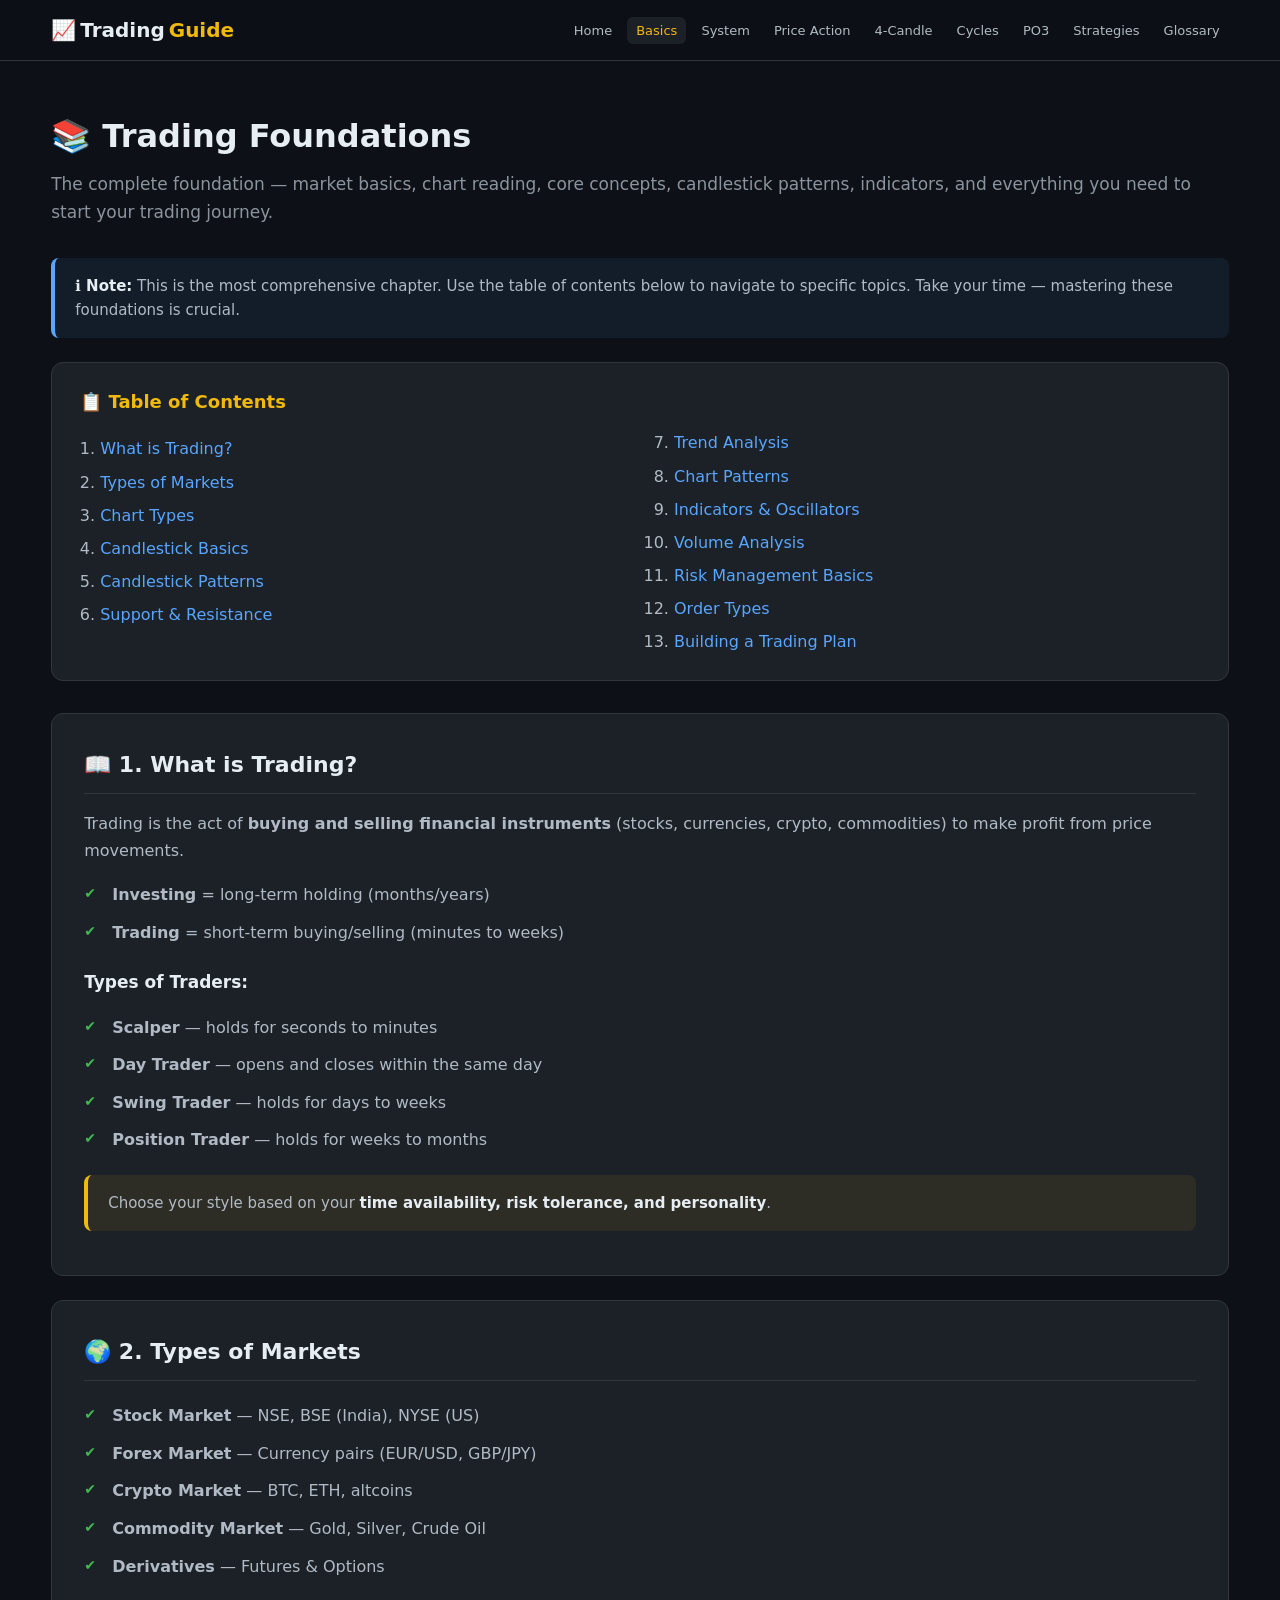
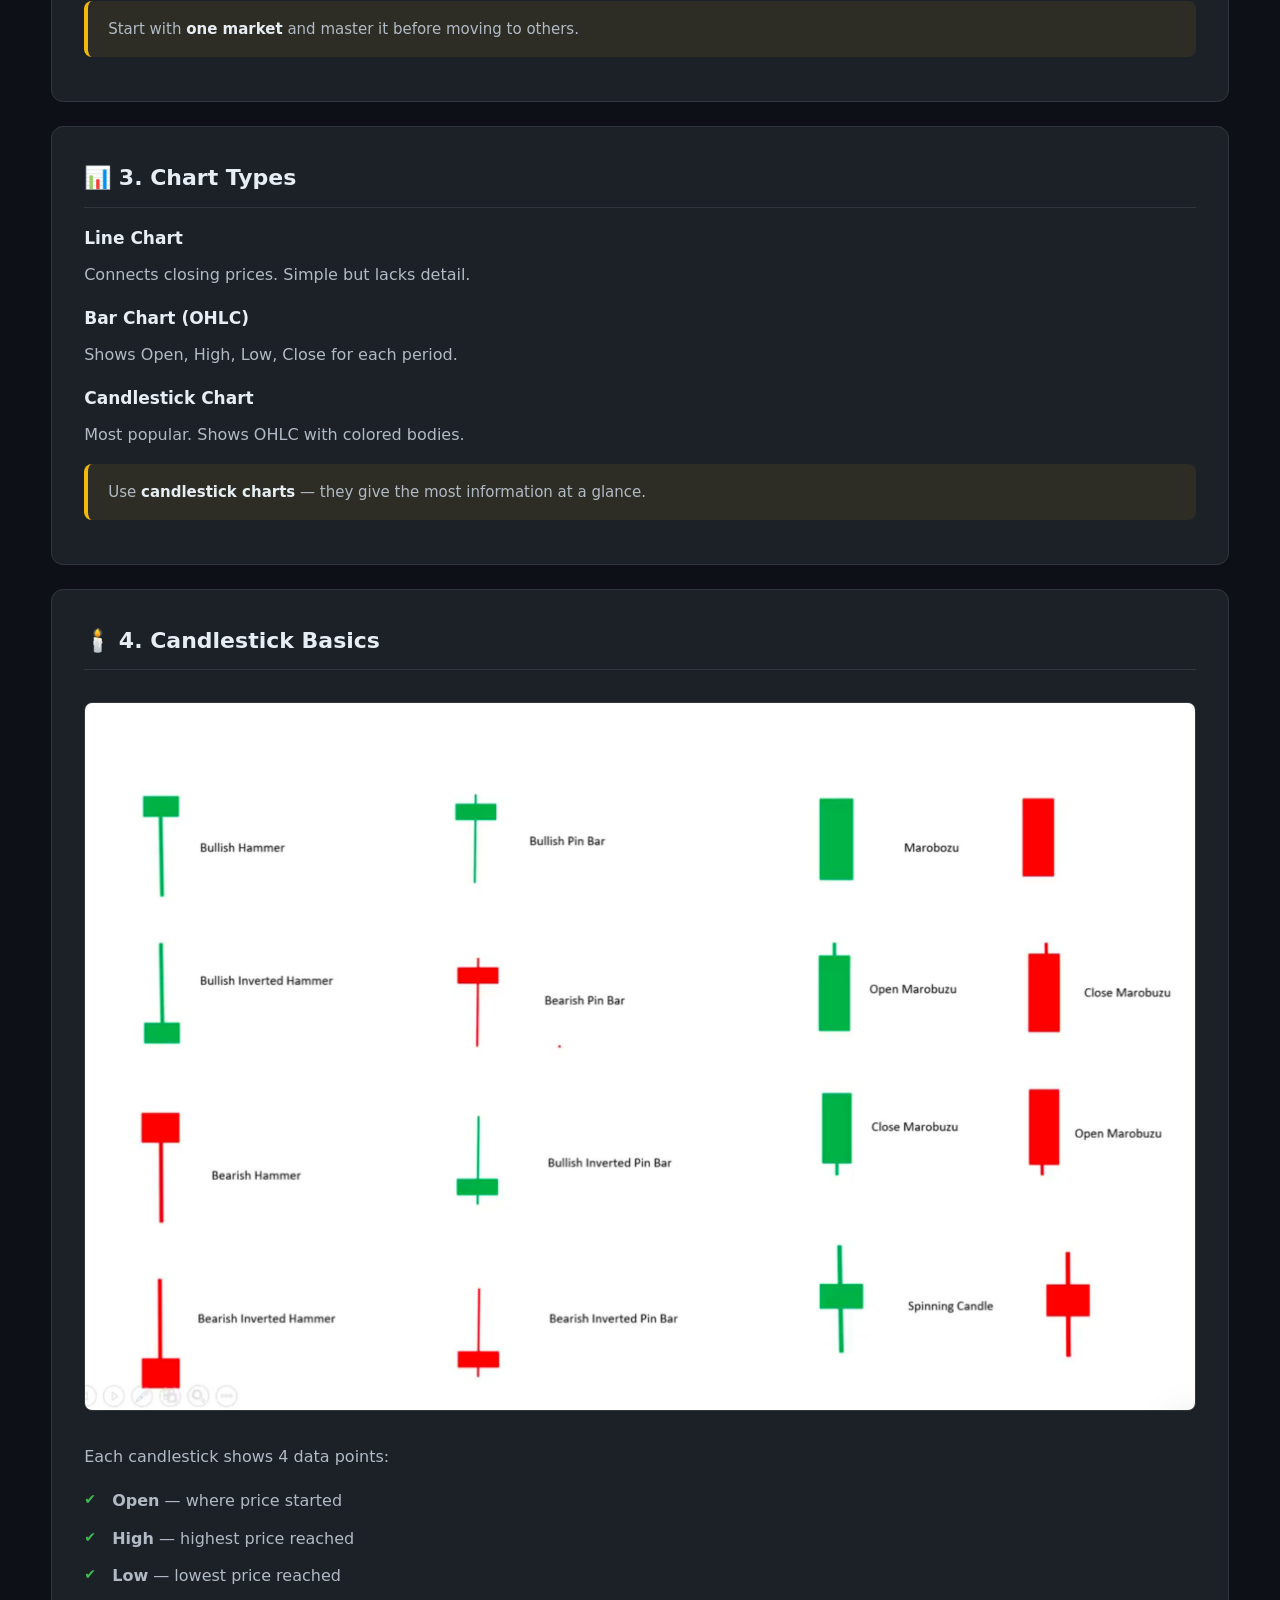
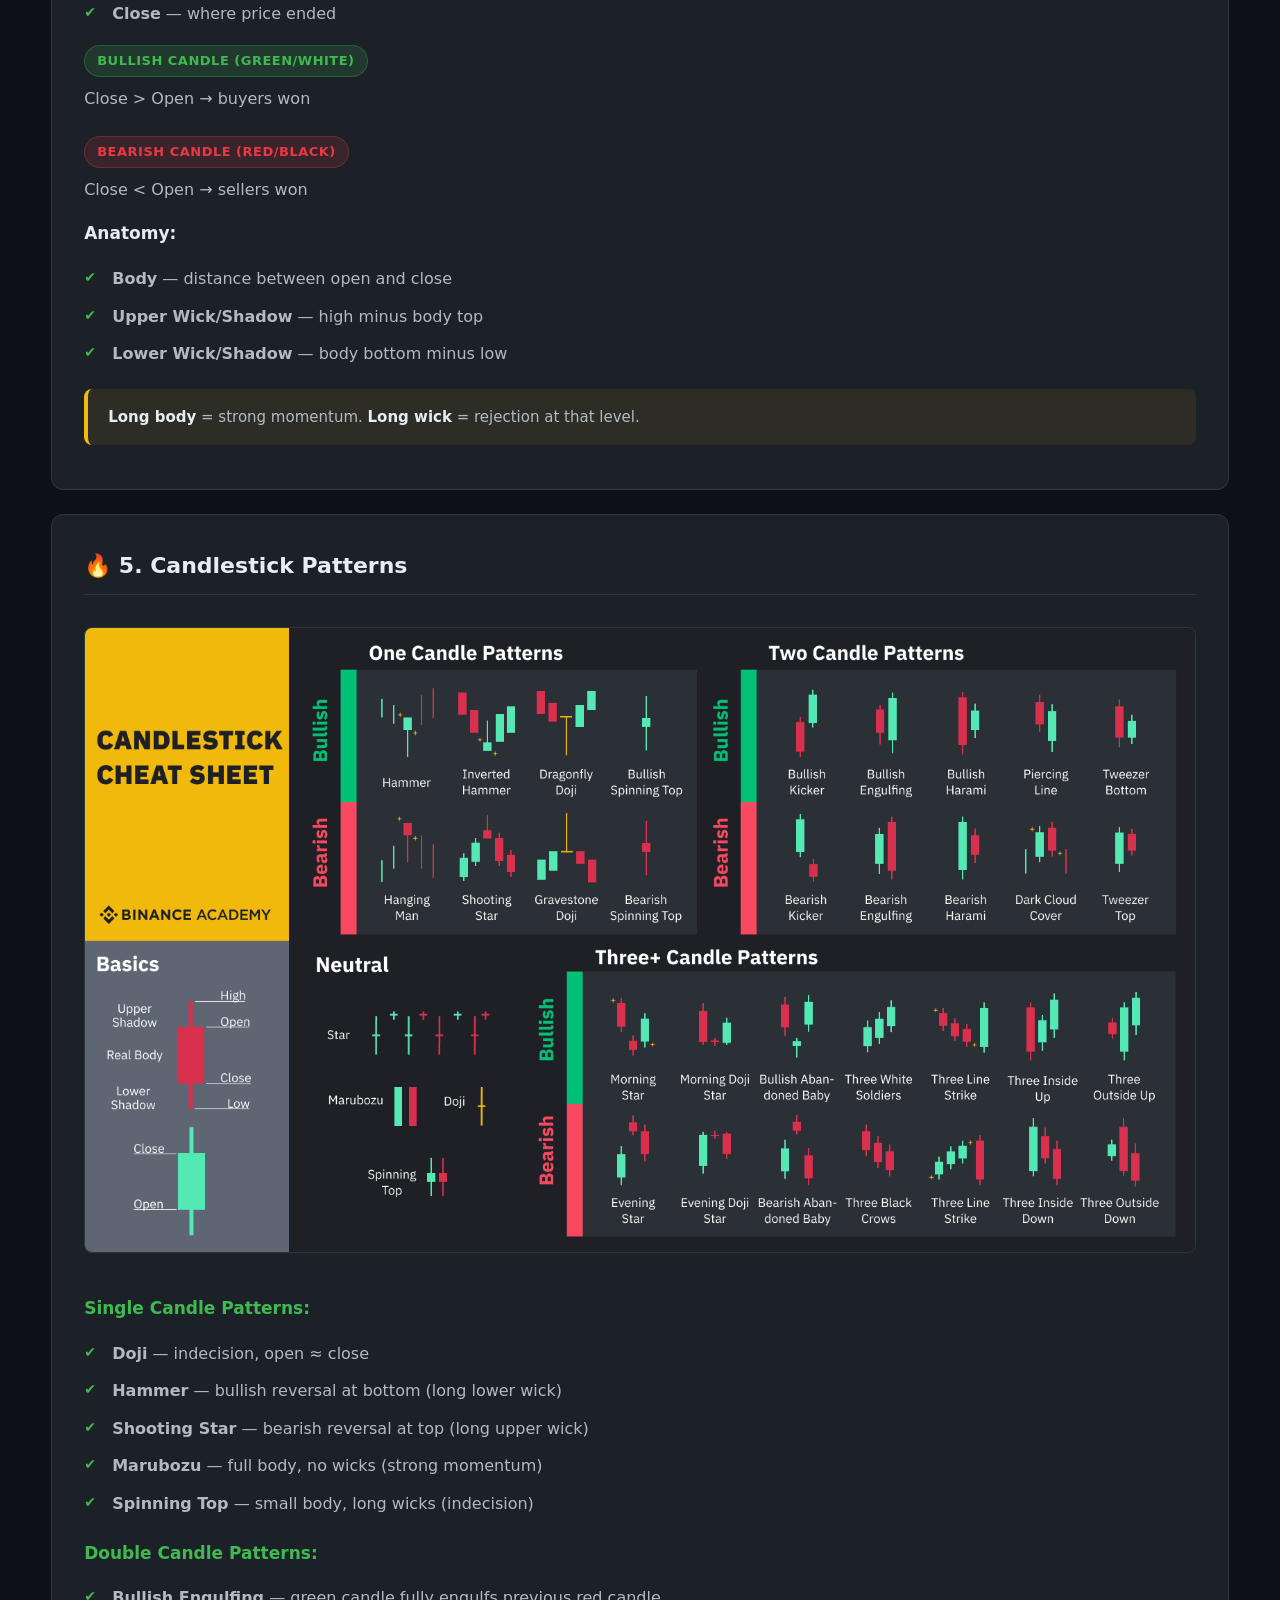
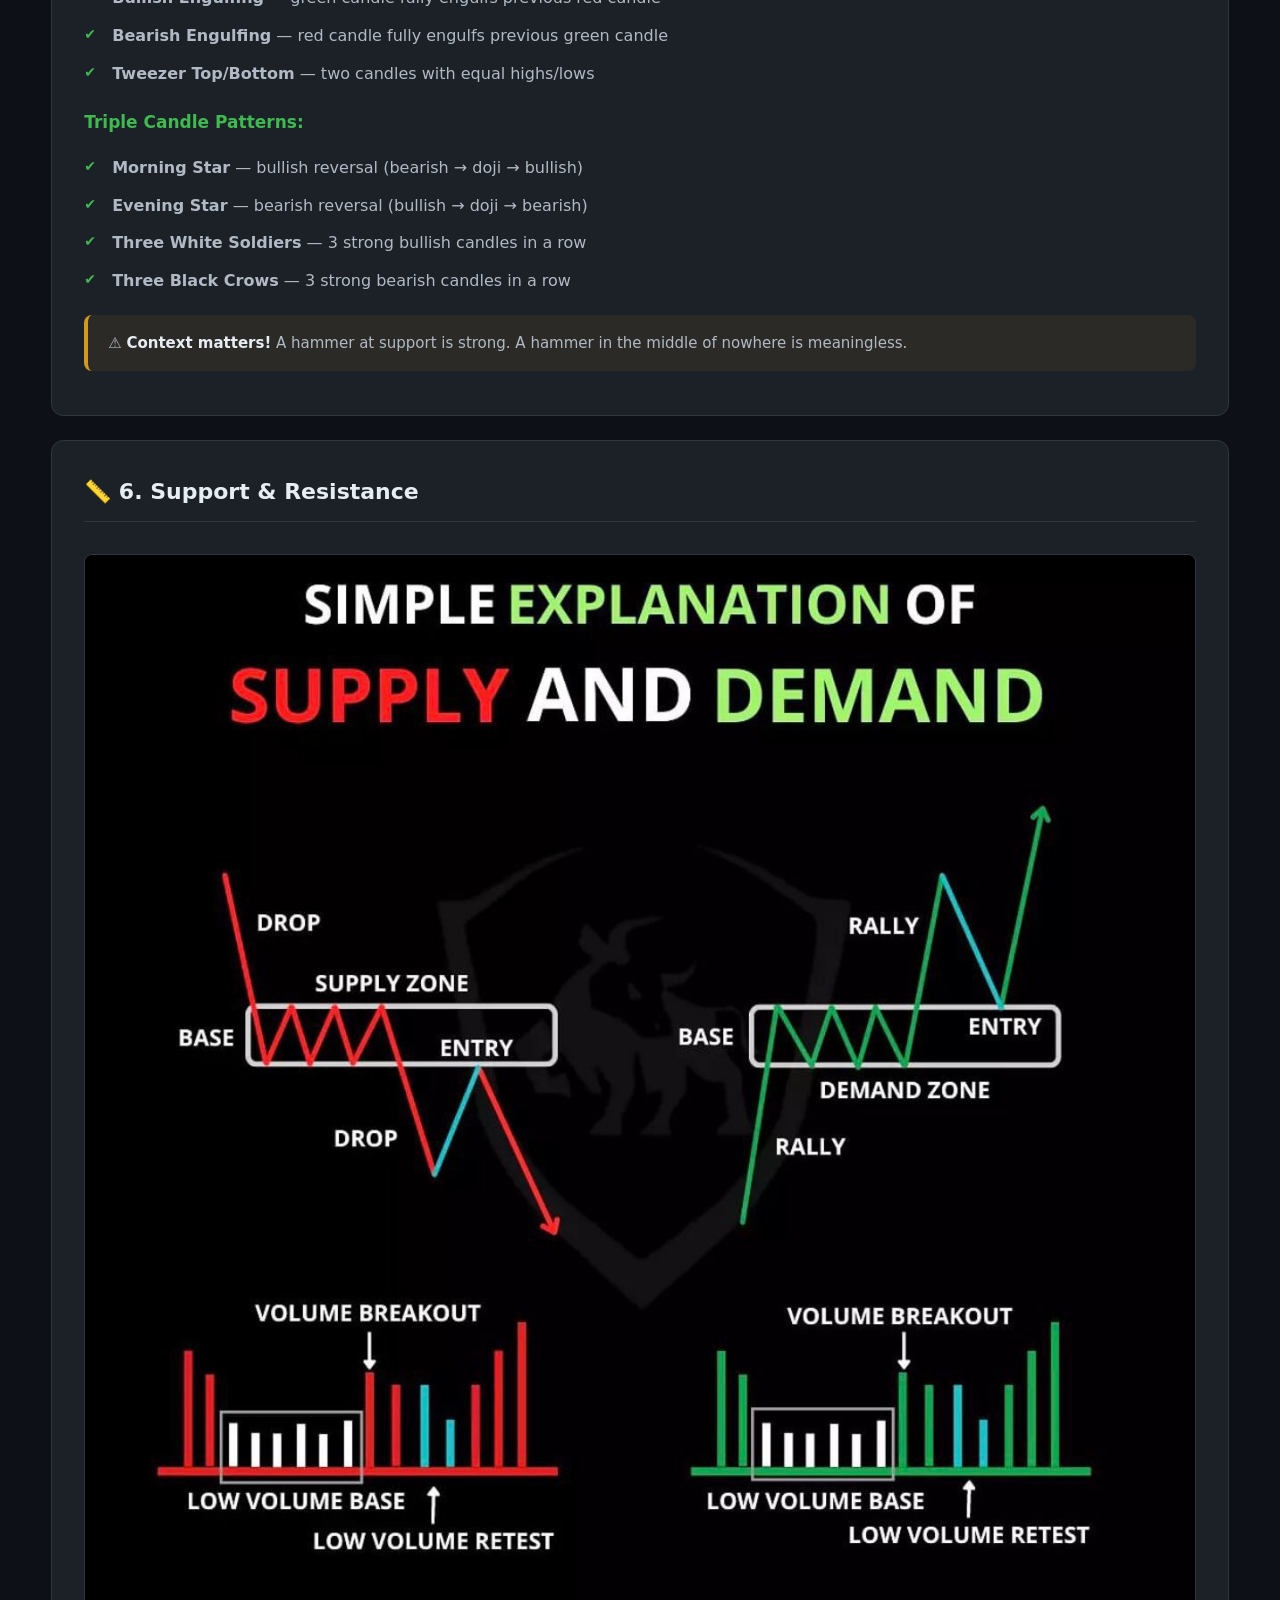
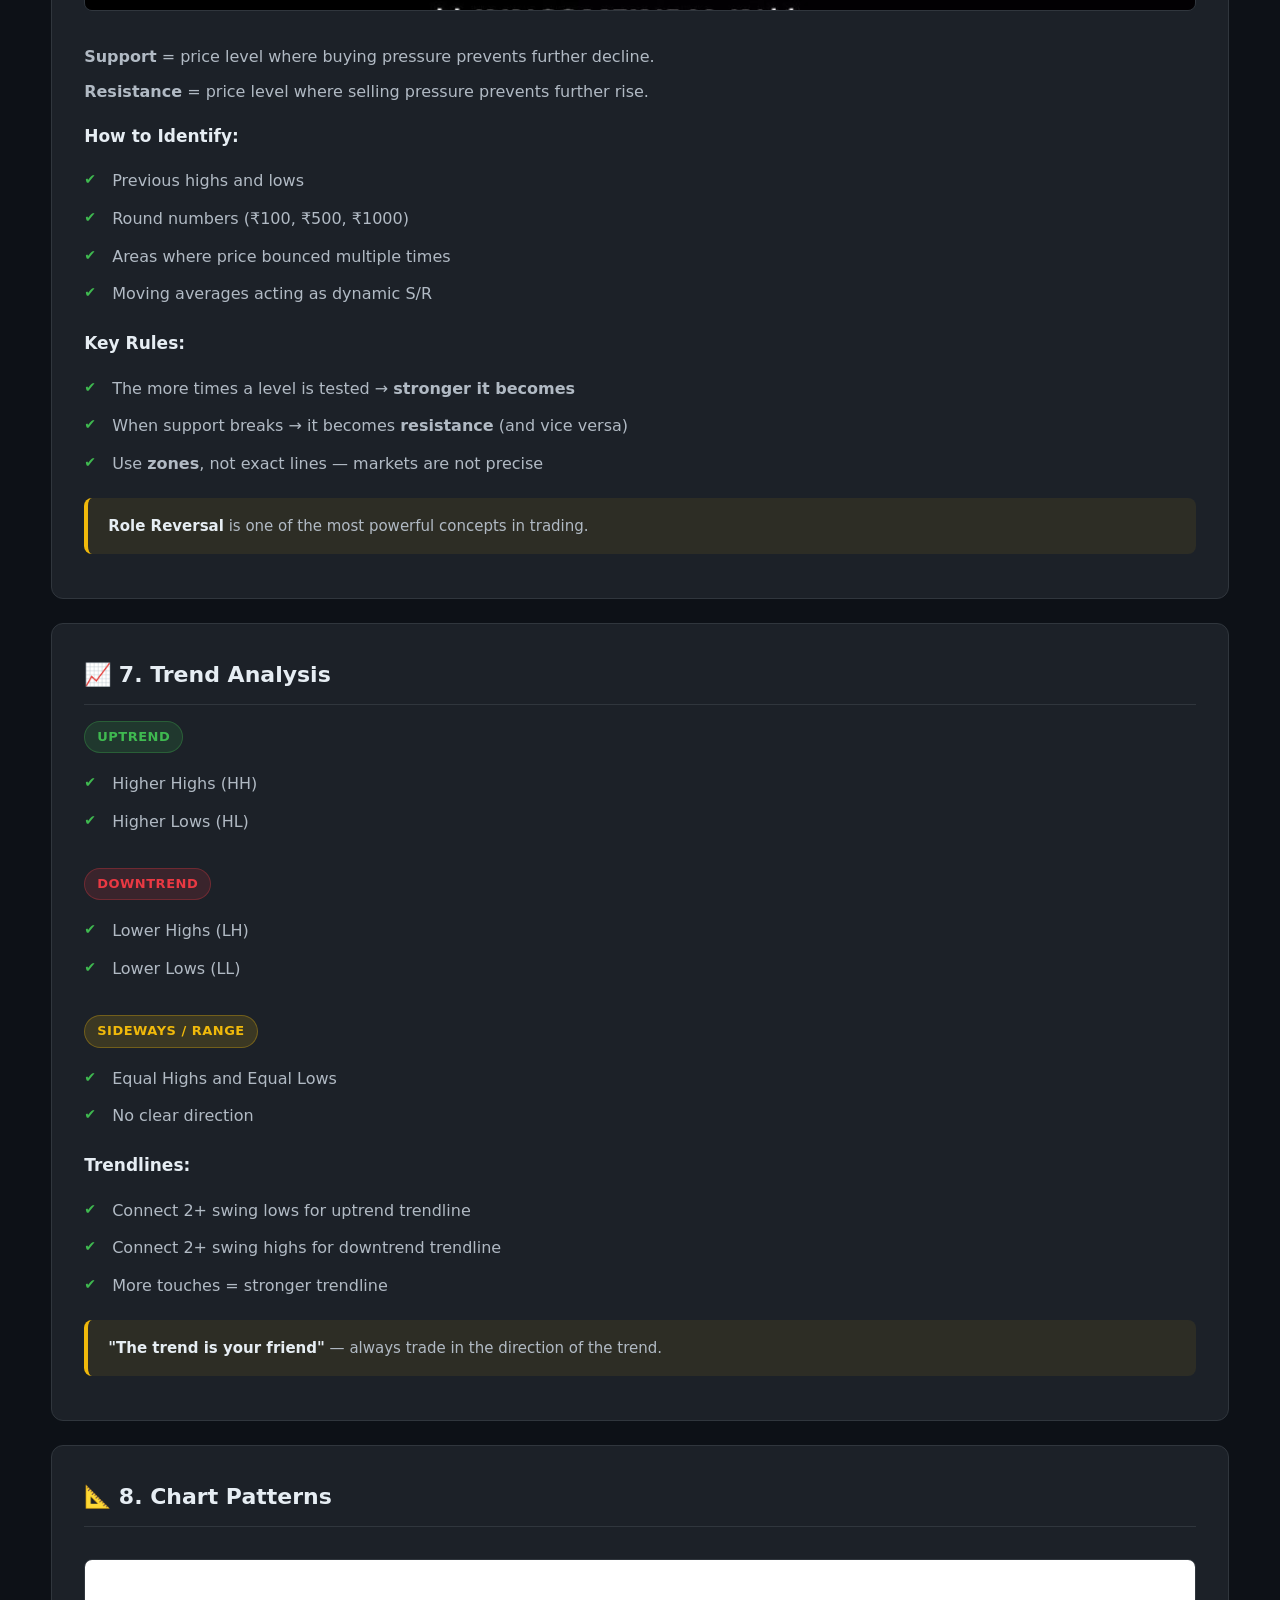
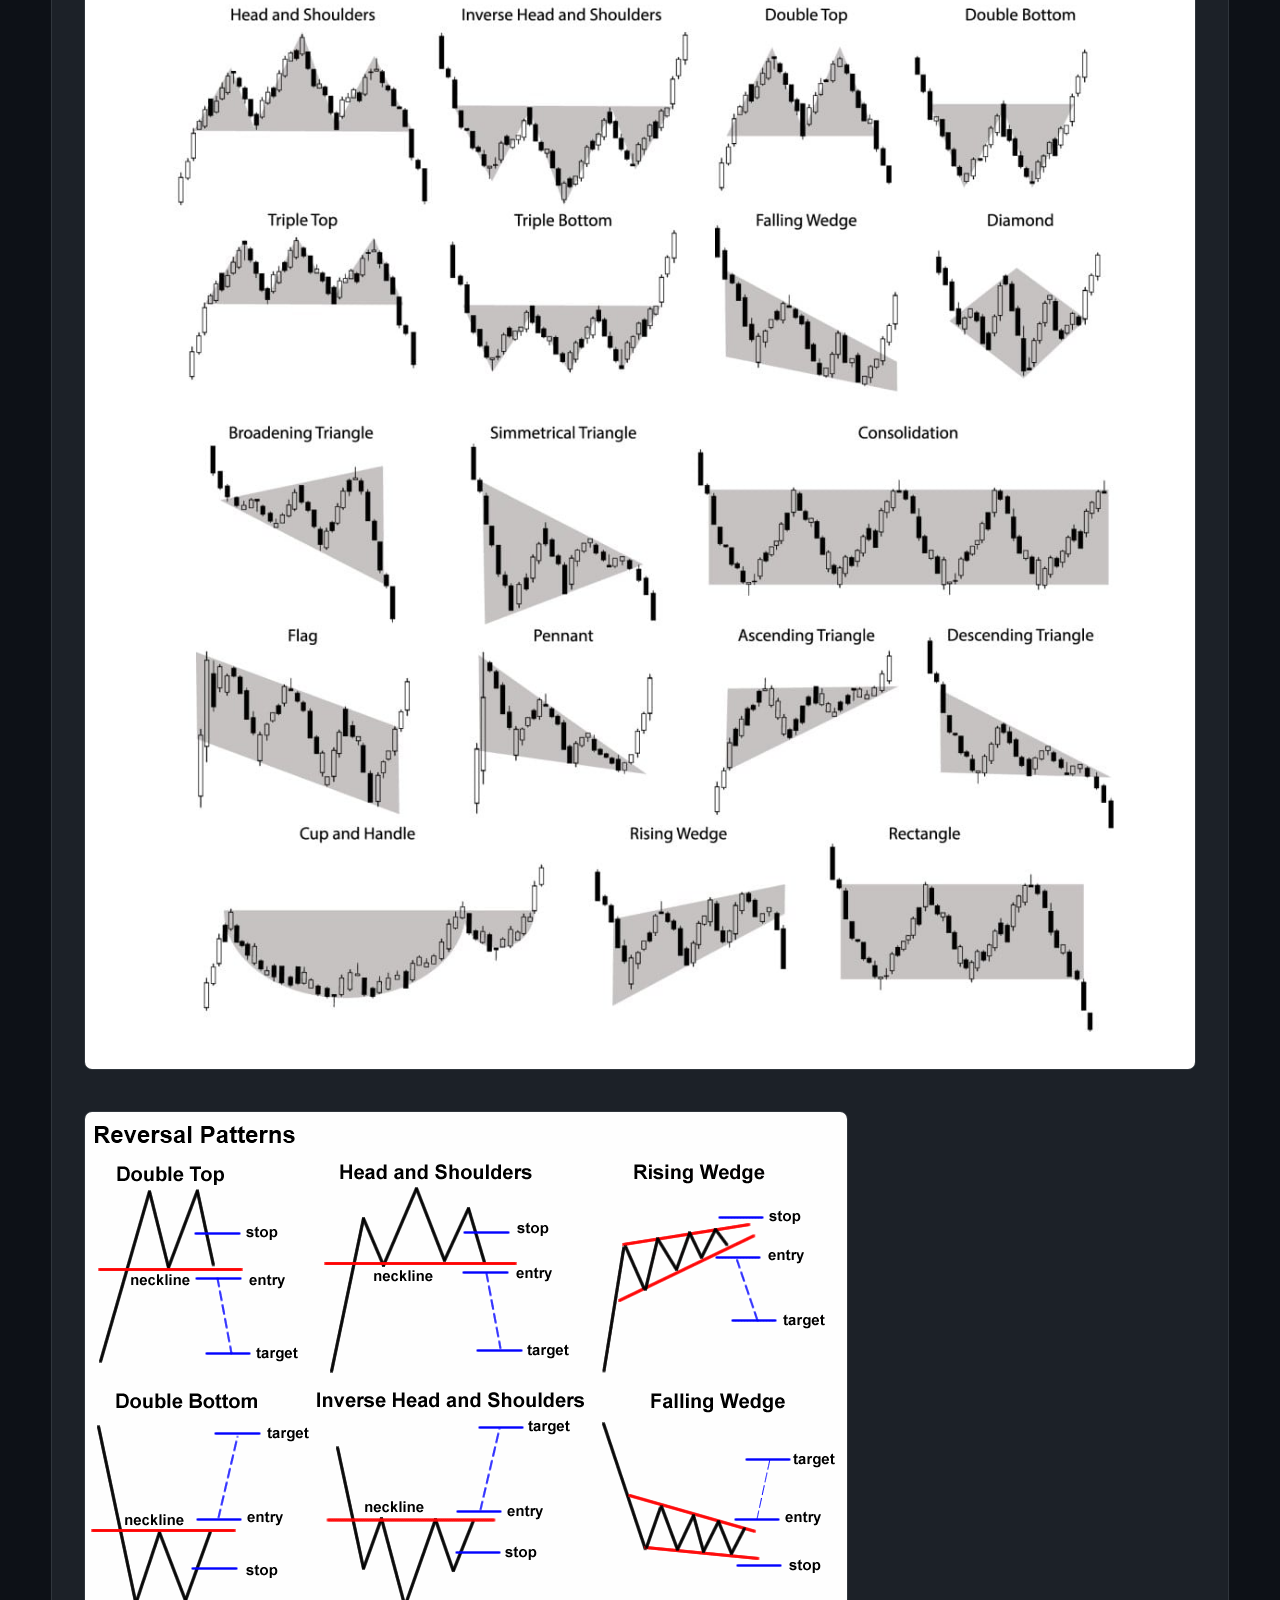
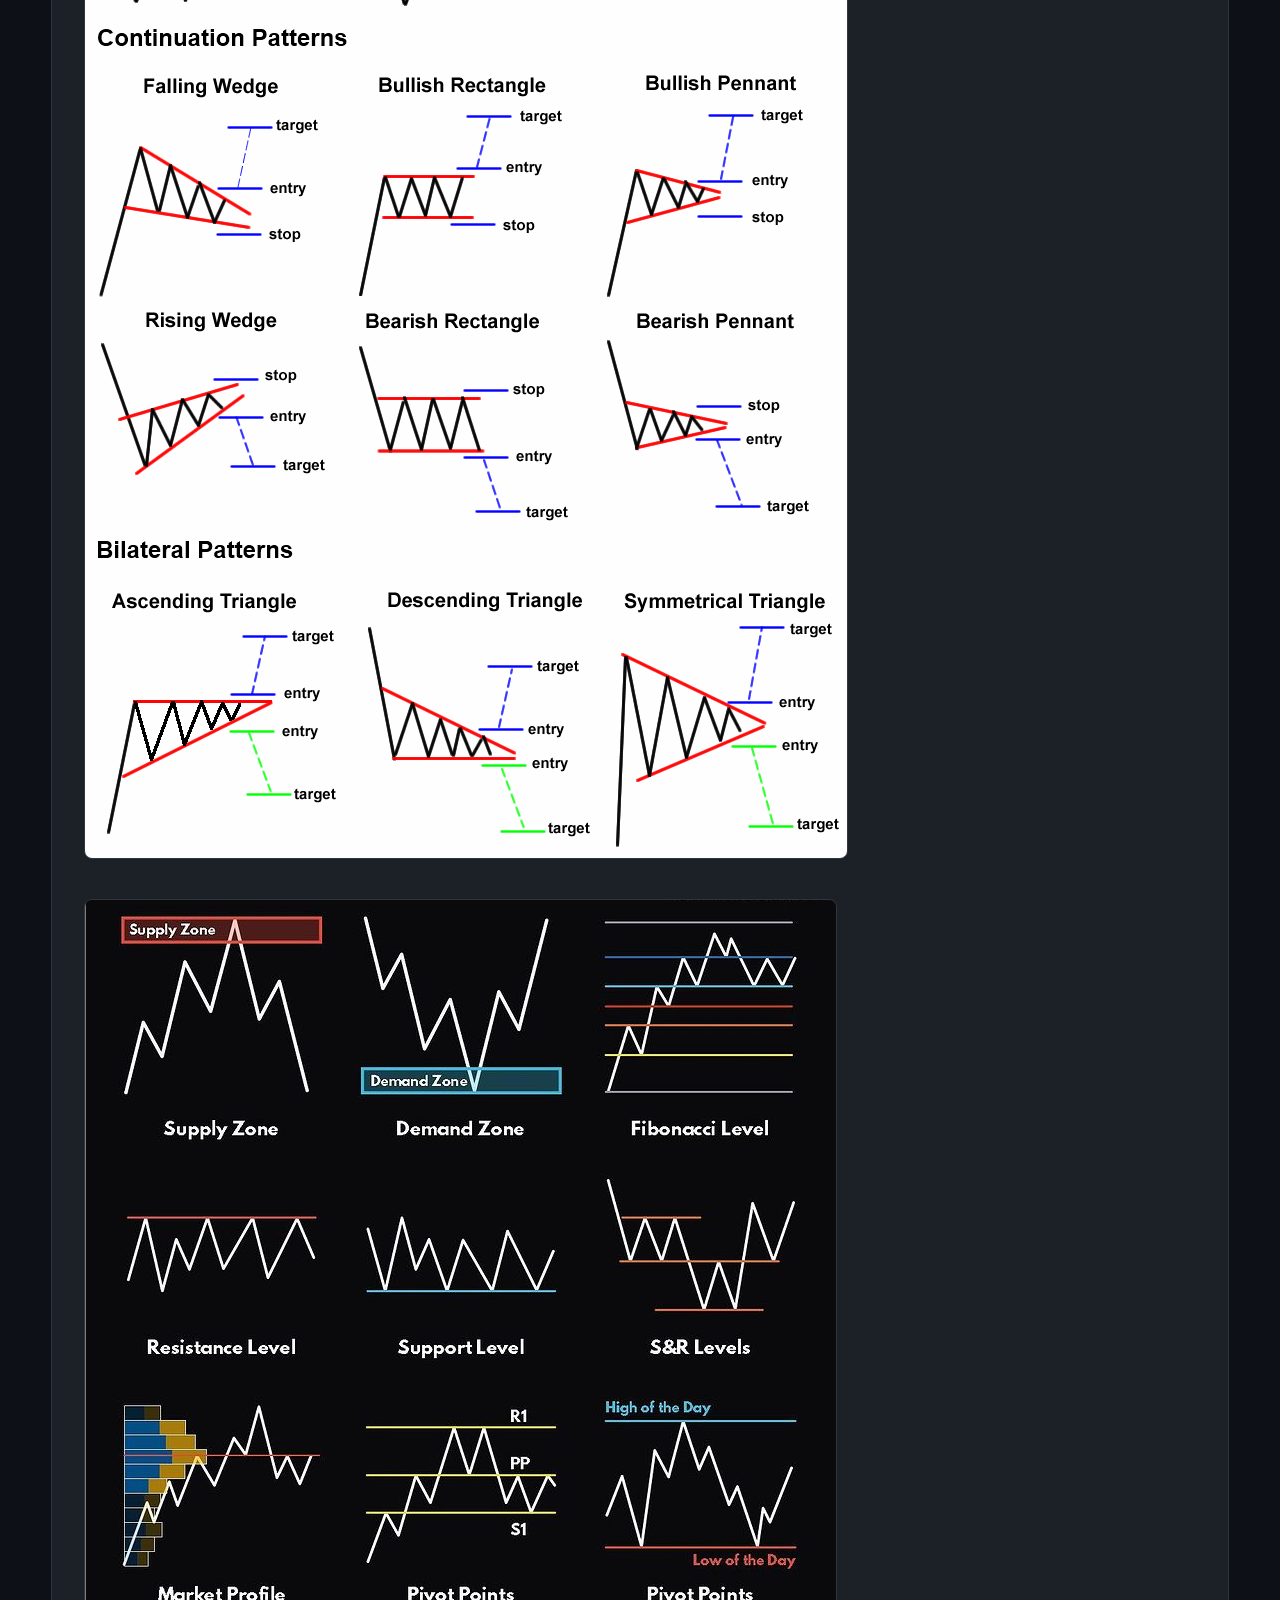
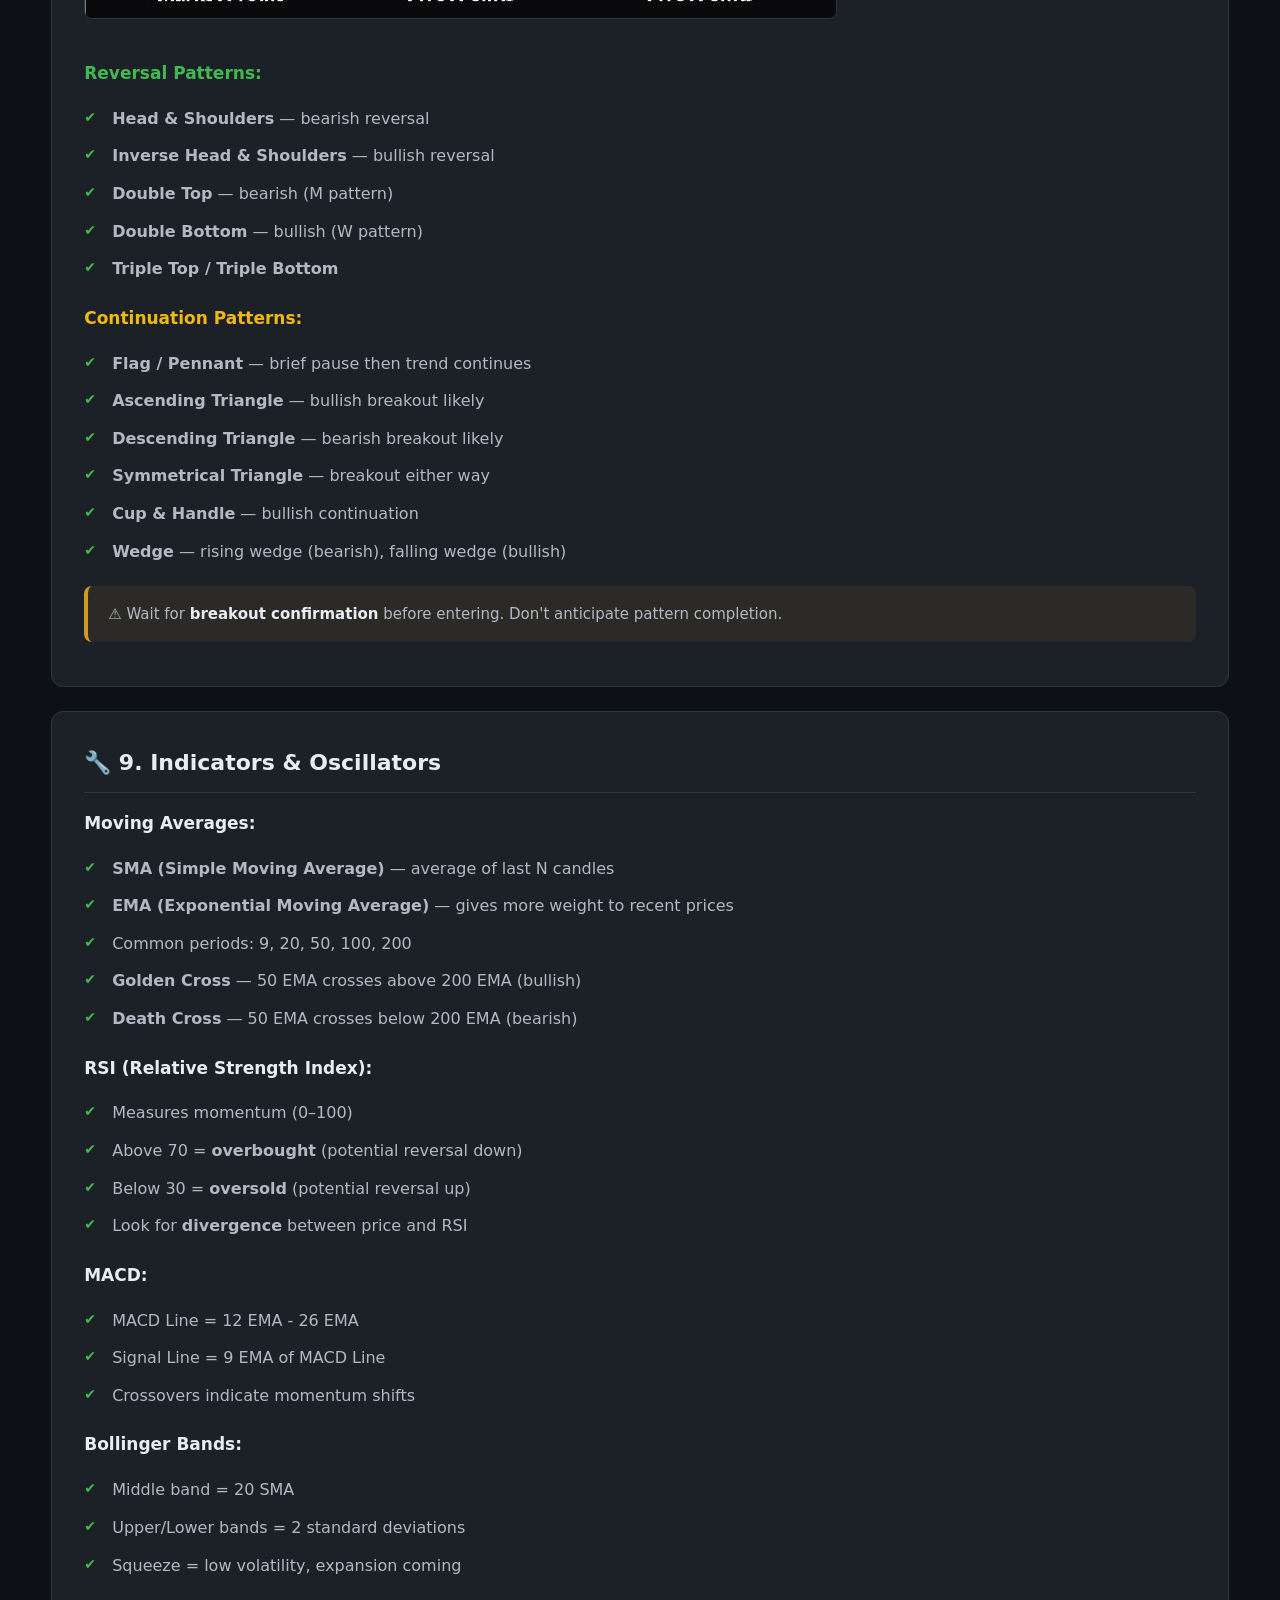
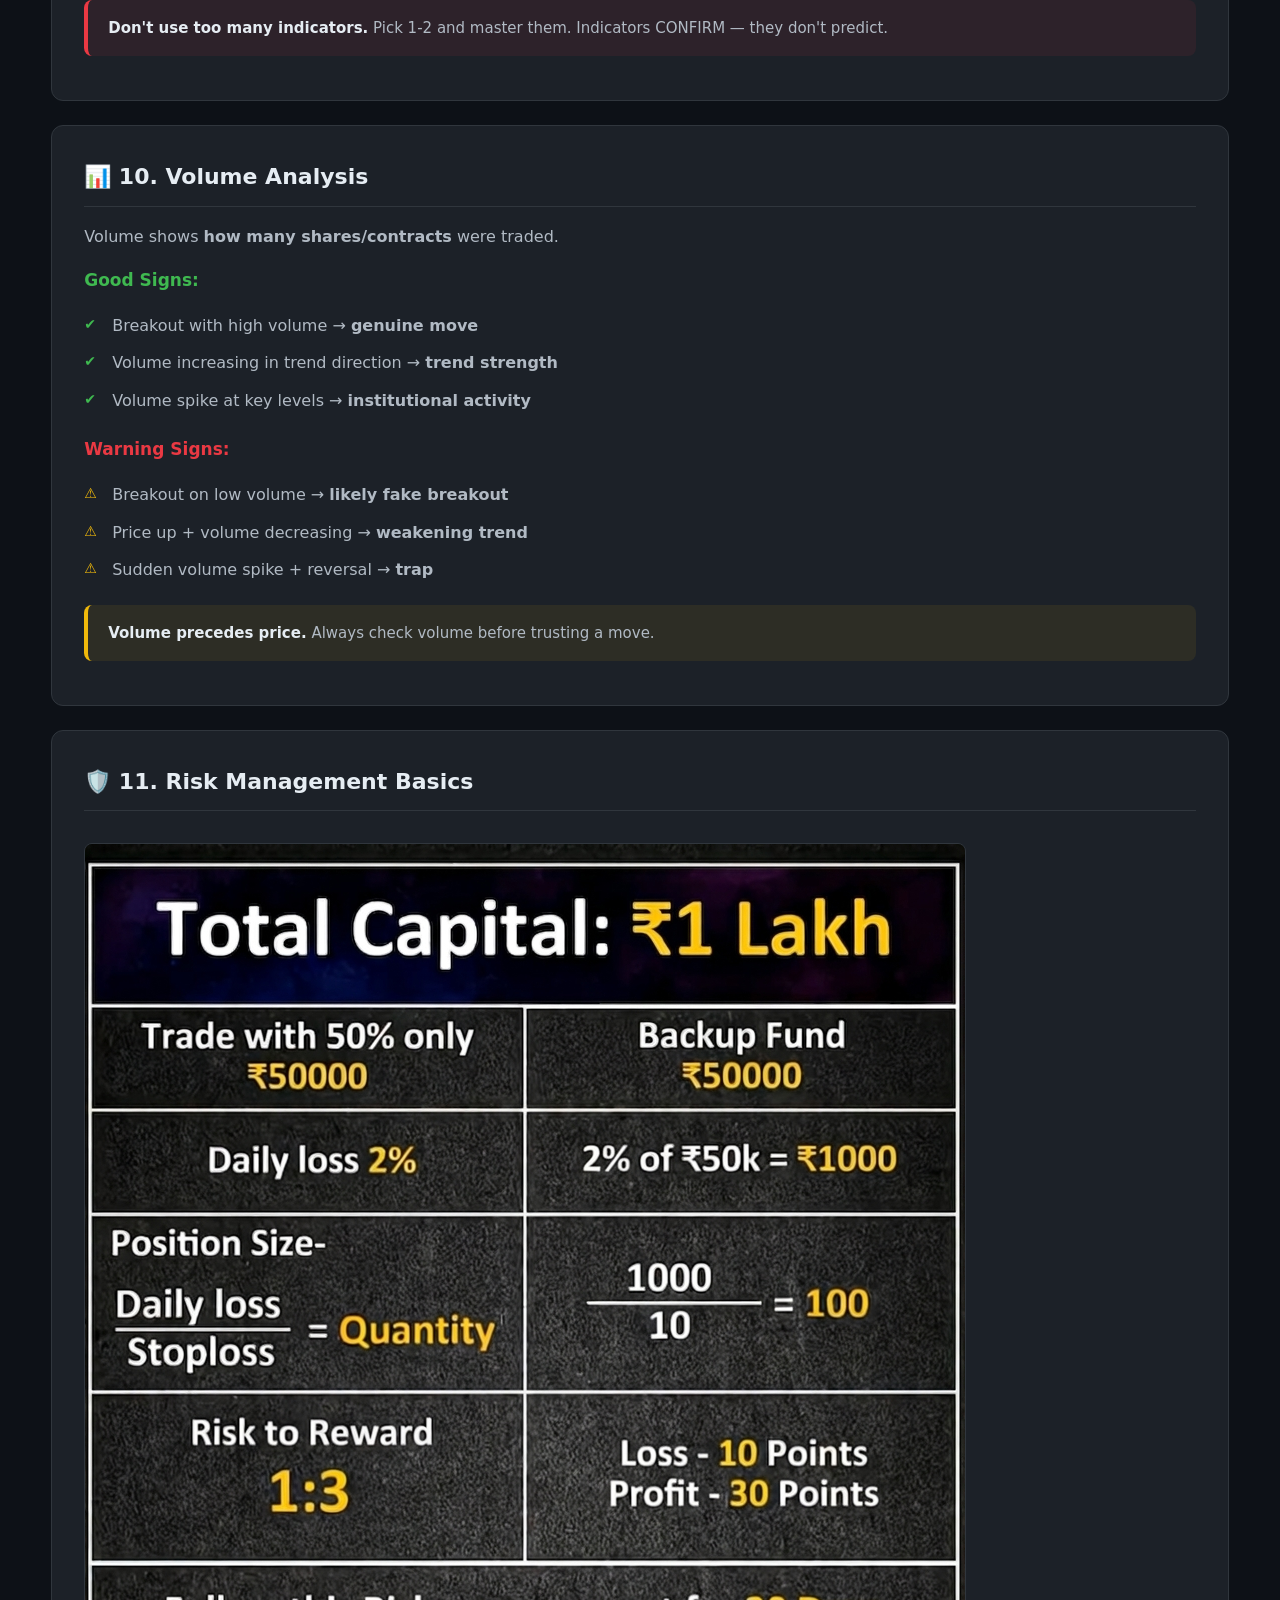
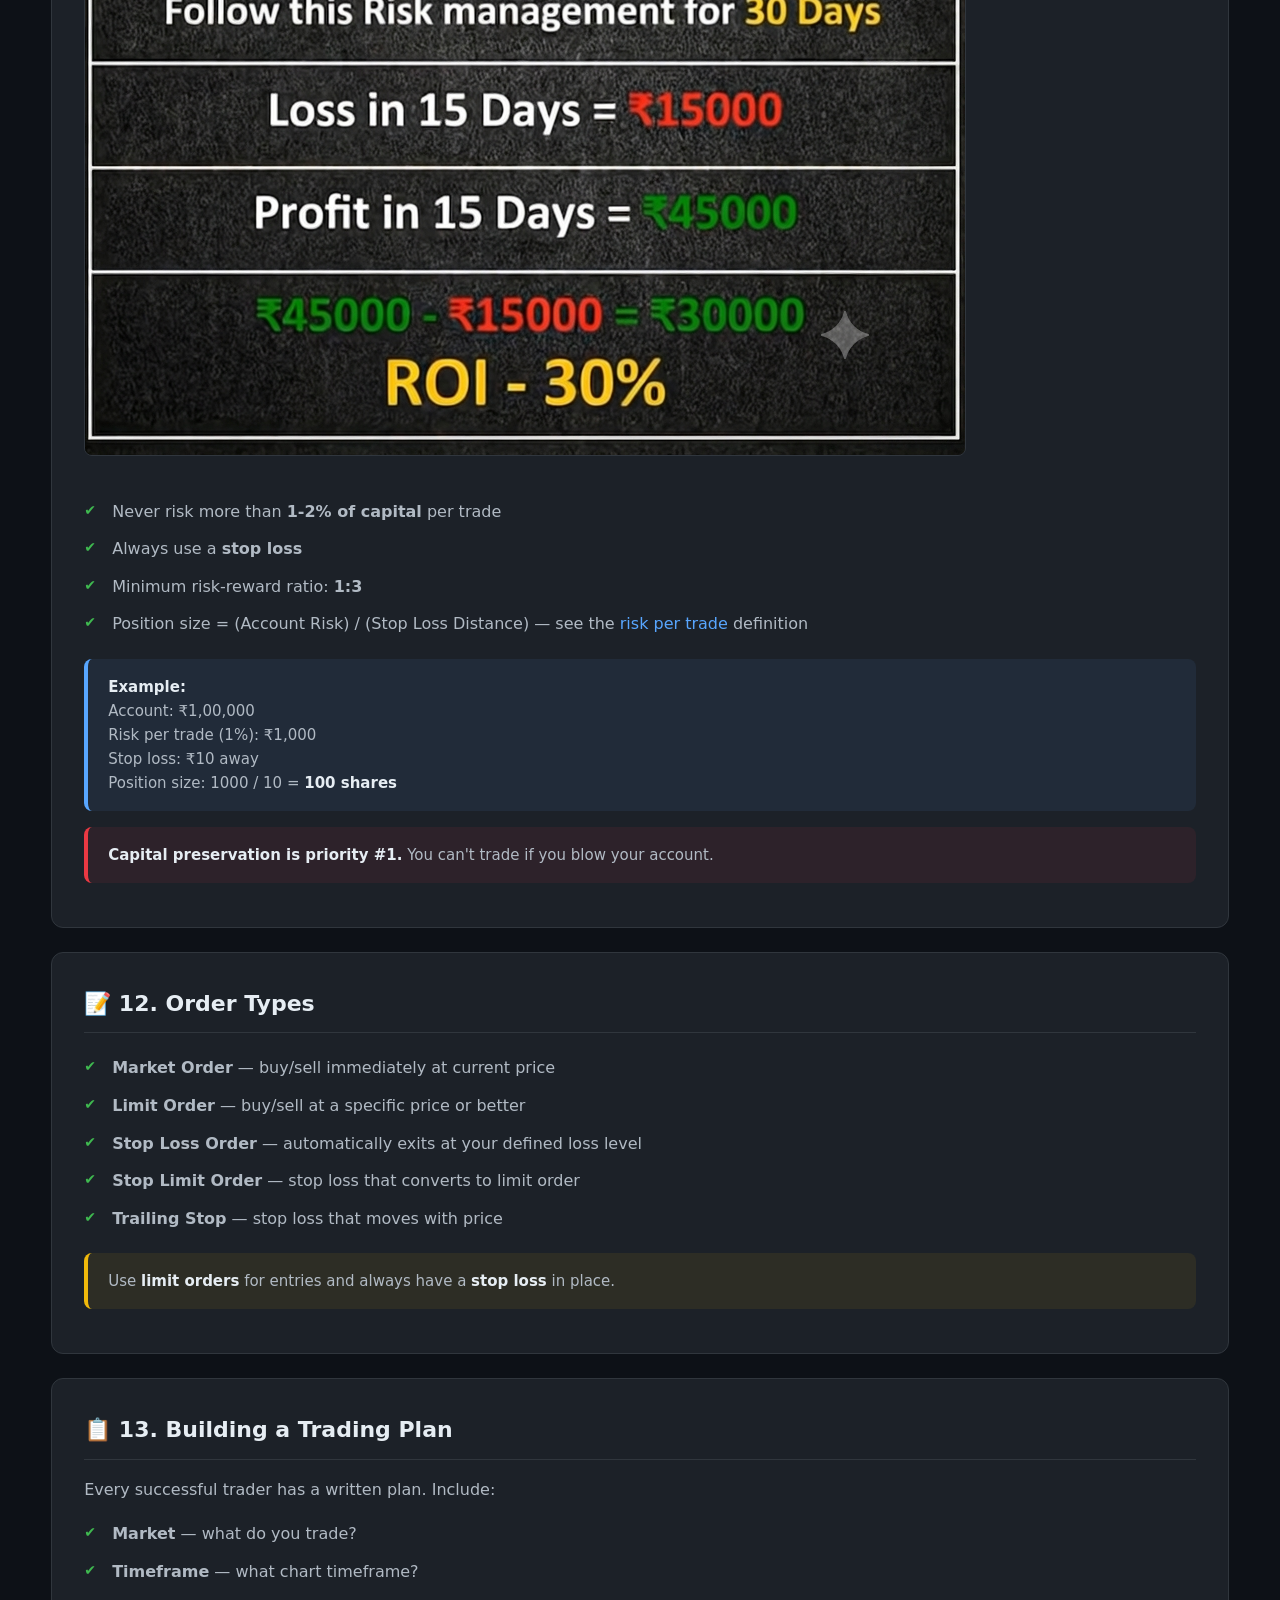
<file: TradingGuidePage1/TradingGuidePage1.html>
<!DOCTYPE html>
<html lang="en">
<head>
  <meta charset="UTF-8">
  <link rel="icon" type="image/svg+xml" href="../favicon.svg">
  <meta name="viewport" content="width=device-width, initial-scale=1.0">
  <title>Trading Foundations — Trading Guide</title>
  <link rel="stylesheet" href="../styles.css">
</head>
<body>

  <!-- Navigation -->
  <nav class="navbar">
    <div class="navbar-inner">
      <a href="../index.html" class="nav-logo"><span aria-hidden="true">📈</span> Trading <span>Guide</span></a>
      <button class="nav-toggle" onclick="document.querySelector('.nav-links').classList.toggle('open')" aria-label="Toggle menu">
        <span></span><span></span><span></span>
      </button>
      <ul class="nav-links">
        <li><a href="../index.html">Home</a></li>
        <li><a href="TradingGuidePage1.html" class="active">Basics</a></li>
        <li><a href="../TradingGuidePage2/TradingGuidePage2.html">System</a></li>
        <li><a href="../TradingGuidePage3/TradingGuidePage3.html">Price Action</a></li>
        <li><a href="../TradingGuidePage4/TradingGuidePage4.html">4-Candle</a></li>
        <li><a href="../TradingGuidePage5/TradingGuidePage5.html">Cycles</a></li>
        <li><a href="../TradingGuidePage6/TradingGuidePage6.html">PO3</a></li>
        <li><a href="../TradingGuidePage7/TradingGuidePage7.html">Strategies</a></li>
        <li><a href="../glossary.html">Glossary</a></li>
      </ul>
    </div>
  </nav>

  <main class="main-content">

    <h1 class="page-title"><span aria-hidden="true">📚</span> Trading Foundations</h1>
    <p class="page-subtitle">The complete foundation — market basics, chart reading, core concepts, candlestick patterns, indicators, and everything you need to start your trading journey.</p>

    <div class="callout callout-blue mb-3">
      <strong>ℹ️ Note:</strong> This is the most comprehensive chapter. Use the table of contents below to navigate to specific topics. Take your time — mastering these foundations is crucial.
    </div>

    <!-- Table of Contents -->
    <div class="toc">
      <h3>📋 Table of Contents</h3>
      <ol>
        <li><a href="#what-is-trading">What is Trading?</a></li>
        <li><a href="#types-of-markets">Types of Markets</a></li>
        <li><a href="#chart-types">Chart Types</a></li>
        <li><a href="#candlestick-basics">Candlestick Basics</a></li>
        <li><a href="#candlestick-patterns">Candlestick Patterns</a></li>
        <li><a href="#support-resistance">Support & Resistance</a></li>
        <li><a href="#trend-analysis">Trend Analysis</a></li>
        <li><a href="#chart-patterns">Chart Patterns</a></li>
        <li><a href="#indicators">Indicators & Oscillators</a></li>
        <li><a href="#volume-analysis">Volume Analysis</a></li>
        <li><a href="#risk-management-basics">Risk Management Basics</a></li>
        <li><a href="#order-types">Order Types</a></li>
        <li><a href="#trading-plan">Building a Trading Plan</a></li>
      </ol>
    </div>

    <!-- Section 1 -->
    <div class="section-card" id="what-is-trading">
      <h2><span aria-hidden="true">📖</span> 1. What is Trading?</h2>
      <p>Trading is the act of <strong>buying and selling financial instruments</strong> (stocks, currencies, crypto, commodities) to make profit from price movements.</p>
      <ul class="checklist">
        <li><strong>Investing</strong> = long-term holding (months/years)</li>
        <li><strong>Trading</strong> = short-term buying/selling (minutes to weeks)</li>
      </ul>
      <h3>Types of Traders:</h3>
      <ul class="checklist">
        <li><strong>Scalper</strong> — holds for seconds to minutes</li>
        <li><strong>Day Trader</strong> — opens and closes within the same day</li>
        <li><strong>Swing Trader</strong> — holds for days to weeks</li>
        <li><strong>Position Trader</strong> — holds for weeks to months</li>
      </ul>
      <div class="callout callout-gold mt-2">
        Choose your style based on your <strong>time availability, risk tolerance, and personality</strong>.
      </div>
    </div>

    <!-- Section 2 -->
    <div class="section-card" id="types-of-markets">
      <h2><span aria-hidden="true">🌍</span> 2. Types of Markets</h2>
      <ul class="checklist">
        <li><strong>Stock Market</strong> — NSE, BSE (India), NYSE (US)</li>
        <li><strong>Forex Market</strong> — Currency pairs (EUR/USD, GBP/JPY)</li>
        <li><strong>Crypto Market</strong> — BTC, ETH, altcoins</li>
        <li><strong>Commodity Market</strong> — Gold, Silver, Crude Oil</li>
        <li><strong>Derivatives</strong> — Futures & Options</li>
      </ul>
      <div class="callout callout-gold mt-2">
        Start with <strong>one market</strong> and master it before moving to others.
      </div>
    </div>

    <!-- Section 3 -->
    <div class="section-card" id="chart-types">
      <h2><span aria-hidden="true">📊</span> 3. Chart Types</h2>
      <h3>Line Chart</h3>
      <p>Connects closing prices. Simple but lacks detail.</p>
      <h3>Bar Chart (OHLC)</h3>
      <p>Shows Open, High, Low, Close for each period.</p>
      <h3>Candlestick Chart</h3>
      <p>Most popular. Shows OHLC with colored bodies.</p>
      <div class="callout callout-gold mt-2">
        Use <strong>candlestick charts</strong> — they give the most information at a glance.
      </div>
    </div>

    <!-- Section 4 -->
    <div class="section-card" id="candlestick-basics">
      <h2><span aria-hidden="true">🕯️</span> 4. Candlestick Basics</h2>
      <img src="images/candlestick-psychology.png" alt="Candlestick Psychology">
      <p>Each candlestick shows 4 data points:</p>
      <ul class="checklist">
        <li><strong>Open</strong> — where price started</li>
        <li><strong>High</strong> — highest price reached</li>
        <li><strong>Low</strong> — lowest price reached</li>
        <li><strong>Close</strong> — where price ended</li>
      </ul>
      <span class="label label-bullish">Bullish Candle (Green/White)</span>
      <p>Close > Open → buyers won</p>
      <span class="label label-bearish mt-2">Bearish Candle (Red/Black)</span>
      <p>Close < Open → sellers won</p>
      <h3 class="mt-2">Anatomy:</h3>
      <ul class="checklist">
        <li><strong>Body</strong> — distance between open and close</li>
        <li><strong>Upper Wick/Shadow</strong> — high minus body top</li>
        <li><strong>Lower Wick/Shadow</strong> — body bottom minus low</li>
      </ul>
      <div class="callout callout-gold mt-2">
        <strong>Long body</strong> = strong momentum. <strong>Long wick</strong> = rejection at that level.
      </div>
    </div>

    <!-- Section 5 -->
    <div class="section-card" id="candlestick-patterns">
      <h2><span aria-hidden="true">🔥</span> 5. Candlestick Patterns</h2>
      <img src="images/candlestick-cheat-sheet.jpg" alt="Candlestick Patterns Cheat Sheet">

      <h3 class="text-green">Single Candle Patterns:</h3>
      <ul class="checklist">
        <li><strong>Doji</strong> — indecision, open ≈ close</li>
        <li><strong>Hammer</strong> — bullish reversal at bottom (long lower wick)</li>
        <li><strong>Shooting Star</strong> — bearish reversal at top (long upper wick)</li>
        <li><strong>Marubozu</strong> — full body, no wicks (strong momentum)</li>
        <li><strong>Spinning Top</strong> — small body, long wicks (indecision)</li>
      </ul>

      <h3 class="text-green mt-2">Double Candle Patterns:</h3>
      <ul class="checklist">
        <li><strong>Bullish Engulfing</strong> — green candle fully engulfs previous red candle</li>
        <li><strong>Bearish Engulfing</strong> — red candle fully engulfs previous green candle</li>
        <li><strong>Tweezer Top/Bottom</strong> — two candles with equal highs/lows</li>
      </ul>

      <h3 class="text-green mt-2">Triple Candle Patterns:</h3>
      <ul class="checklist">
        <li><strong>Morning Star</strong> — bullish reversal (bearish → doji → bullish)</li>
        <li><strong>Evening Star</strong> — bearish reversal (bullish → doji → bearish)</li>
        <li><strong>Three White Soldiers</strong> — 3 strong bullish candles in a row</li>
        <li><strong>Three Black Crows</strong> — 3 strong bearish candles in a row</li>
      </ul>

      <div class="callout callout-warn mt-2">
        ⚠ <strong>Context matters!</strong> A hammer at support is strong. A hammer in the middle of nowhere is meaningless.
      </div>
    </div>

    <!-- Section 6 -->
    <div class="section-card" id="support-resistance">
      <h2><span aria-hidden="true">📏</span> 6. Support & Resistance</h2>
      <img src="images/chart-supply-demand.jpeg" alt="Supply and Demand Zones">
      <p><strong>Support</strong> = price level where buying pressure prevents further decline.</p>
      <p><strong>Resistance</strong> = price level where selling pressure prevents further rise.</p>

      <h3>How to Identify:</h3>
      <ul class="checklist">
        <li>Previous highs and lows</li>
        <li>Round numbers (₹100, ₹500, ₹1000)</li>
        <li>Areas where price bounced multiple times</li>
        <li>Moving averages acting as dynamic S/R</li>
      </ul>

      <h3 class="mt-2">Key Rules:</h3>
      <ul class="checklist">
        <li>The more times a level is tested → <strong>stronger it becomes</strong></li>
        <li>When support breaks → it becomes <strong>resistance</strong> (and vice versa)</li>
        <li>Use <strong>zones</strong>, not exact lines — markets are not precise</li>
      </ul>

      <div class="callout callout-gold mt-2">
        <strong>Role Reversal</strong> is one of the most powerful concepts in trading.
      </div>
    </div>

    <!-- Section 7 -->
    <div class="section-card" id="trend-analysis">
      <h2><span aria-hidden="true">📈</span> 7. Trend Analysis</h2>

      <span class="label label-bullish">Uptrend</span>
      <ul class="checklist">
        <li>Higher Highs (HH)</li>
        <li>Higher Lows (HL)</li>
      </ul>

      <span class="label label-bearish mt-2">Downtrend</span>
      <ul class="checklist">
        <li>Lower Highs (LH)</li>
        <li>Lower Lows (LL)</li>
      </ul>

      <span class="label label-warning mt-2">Sideways / Range</span>
      <ul class="checklist">
        <li>Equal Highs and Equal Lows</li>
        <li>No clear direction</li>
      </ul>

      <h3 class="mt-2">Trendlines:</h3>
      <ul class="checklist">
        <li>Connect 2+ swing lows for uptrend trendline</li>
        <li>Connect 2+ swing highs for downtrend trendline</li>
        <li>More touches = stronger trendline</li>
      </ul>

      <div class="callout callout-gold mt-2">
        <strong>"The trend is your friend"</strong> — always trade in the direction of the trend.
      </div>
    </div>

    <!-- Section 8 -->
    <div class="section-card" id="chart-patterns">
      <h2><span aria-hidden="true">📐</span> 8. Chart Patterns</h2>
      <img src="images/chart-patterns.jpg" alt="Chart Patterns Reference 1">
      <img src="images/chart-patterns-2.png" alt="Chart Patterns Reference 2">
      <img src="images/chart-patterns-3.png" alt="Chart Patterns Reference 3">

      <h3 class="text-green">Reversal Patterns:</h3>
      <ul class="checklist">
        <li><strong>Head & Shoulders</strong> — bearish reversal</li>
        <li><strong>Inverse Head & Shoulders</strong> — bullish reversal</li>
        <li><strong>Double Top</strong> — bearish (M pattern)</li>
        <li><strong>Double Bottom</strong> — bullish (W pattern)</li>
        <li><strong>Triple Top / Triple Bottom</strong></li>
      </ul>

      <h3 class="text-gold mt-2">Continuation Patterns:</h3>
      <ul class="checklist">
        <li><strong>Flag / Pennant</strong> — brief pause then trend continues</li>
        <li><strong>Ascending Triangle</strong> — bullish breakout likely</li>
        <li><strong>Descending Triangle</strong> — bearish breakout likely</li>
        <li><strong>Symmetrical Triangle</strong> — breakout either way</li>
        <li><strong>Cup & Handle</strong> — bullish continuation</li>
        <li><strong>Wedge</strong> — rising wedge (bearish), falling wedge (bullish)</li>
      </ul>

      <div class="callout callout-warn mt-2">
        ⚠ Wait for <strong>breakout confirmation</strong> before entering. Don't anticipate pattern completion.
      </div>
    </div>

    <!-- Section 9 -->
    <div class="section-card" id="indicators">
      <h2><span aria-hidden="true">🔧</span> 9. Indicators & Oscillators</h2>

      <h3>Moving Averages:</h3>
      <ul class="checklist">
        <li><strong>SMA (Simple Moving Average)</strong> — average of last N candles</li>
        <li><strong>EMA (Exponential Moving Average)</strong> — gives more weight to recent prices</li>
        <li>Common periods: 9, 20, 50, 100, 200</li>
        <li><strong>Golden Cross</strong> — 50 EMA crosses above 200 EMA (bullish)</li>
        <li><strong>Death Cross</strong> — 50 EMA crosses below 200 EMA (bearish)</li>
      </ul>

      <h3 class="mt-2">RSI (Relative Strength Index):</h3>
      <ul class="checklist">
        <li>Measures momentum (0–100)</li>
        <li>Above 70 = <strong>overbought</strong> (potential reversal down)</li>
        <li>Below 30 = <strong>oversold</strong> (potential reversal up)</li>
        <li>Look for <strong>divergence</strong> between price and RSI</li>
      </ul>

      <h3 class="mt-2">MACD:</h3>
      <ul class="checklist">
        <li>MACD Line = 12 EMA - 26 EMA</li>
        <li>Signal Line = 9 EMA of MACD Line</li>
        <li>Crossovers indicate momentum shifts</li>
      </ul>

      <h3 class="mt-2">Bollinger Bands:</h3>
      <ul class="checklist">
        <li>Middle band = 20 SMA</li>
        <li>Upper/Lower bands = 2 standard deviations</li>
        <li>Squeeze = low volatility, expansion coming</li>
      </ul>

      <div class="callout callout-red mt-2">
        <strong>Don't use too many indicators.</strong> Pick 1-2 and master them. Indicators CONFIRM — they don't predict.
      </div>
    </div>

    <!-- Section 10 -->
    <div class="section-card" id="volume-analysis">
      <h2><span aria-hidden="true">📊</span> 10. Volume Analysis</h2>
      <p>Volume shows <strong>how many shares/contracts</strong> were traded.</p>

      <h3 class="text-green">Good Signs:</h3>
      <ul class="checklist">
        <li>Breakout with high volume → <strong>genuine move</strong></li>
        <li>Volume increasing in trend direction → <strong>trend strength</strong></li>
        <li>Volume spike at key levels → <strong>institutional activity</strong></li>
      </ul>

      <h3 class="text-red mt-2">Warning Signs:</h3>
      <ul class="checklist checklist-warn">
        <li>Breakout on low volume → <strong>likely fake breakout</strong></li>
        <li>Price up + volume decreasing → <strong>weakening trend</strong></li>
        <li>Sudden volume spike + reversal → <strong>trap</strong></li>
      </ul>

      <div class="callout callout-gold mt-2">
        <strong>Volume precedes price.</strong> Always check volume before trusting a move.
      </div>
    </div>

    <!-- Section 11 -->
    <div class="section-card" id="risk-management-basics">
      <h2><span aria-hidden="true">🛡️</span> 11. Risk Management Basics</h2>
      <img src="images/money-management.png" alt="Money Management Rules">
      <ul class="checklist">
        <li>Never risk more than <strong>1-2% of capital</strong> per trade</li>
        <li>Always use a <strong>stop loss</strong></li>
        <li>Minimum risk-reward ratio: <strong>1:3</strong></li>
        <li>Position size = (Account Risk) / (Stop Loss Distance) — see the <a href="../glossary.html#risk-per-trade">risk per trade</a> definition</li>
      </ul>

      <div class="callout callout-blue mt-2">
        <strong>Example:</strong><br>
        Account: ₹1,00,000<br>
        Risk per trade (1%): ₹1,000<br>
        Stop loss: ₹10 away<br>
        Position size: 1000 / 10 = <strong>100 shares</strong>
      </div>

      <div class="callout callout-red mt-2">
        <strong>Capital preservation is priority #1.</strong> You can't trade if you blow your account.
      </div>
    </div>

    <!-- Section 12 -->
    <div class="section-card" id="order-types">
      <h2><span aria-hidden="true">📝</span> 12. Order Types</h2>
      <ul class="checklist">
        <li><strong>Market Order</strong> — buy/sell immediately at current price</li>
        <li><strong>Limit Order</strong> — buy/sell at a specific price or better</li>
        <li><strong>Stop Loss Order</strong> — automatically exits at your defined loss level</li>
        <li><strong>Stop Limit Order</strong> — stop loss that converts to limit order</li>
        <li><strong>Trailing Stop</strong> — stop loss that moves with price</li>
      </ul>
      <div class="callout callout-gold mt-2">
        Use <strong>limit orders</strong> for entries and always have a <strong>stop loss</strong> in place.
      </div>
    </div>

    <!-- Section 13 -->
    <div class="section-card" id="trading-plan">
      <h2><span aria-hidden="true">📋</span> 13. Building a Trading Plan</h2>
      <p>Every successful trader has a written plan. Include:</p>
      <ul class="checklist">
        <li><strong>Market</strong> — what do you trade?</li>
        <li><strong>Timeframe</strong> — what chart timeframe?</li>
        <li><strong>Strategy</strong> — what setups do you take?</li>
        <li><strong>Entry Rules</strong> — specific conditions to enter</li>
        <li><strong>Exit Rules</strong> — stop loss and target levels</li>
        <li><strong>Risk Rules</strong> — max risk per trade, per day</li>
        <li><strong>Journal</strong> — record every trade</li>
      </ul>
      <div class="callout callout-gold mt-2">
        <strong>⭐ "Fail to plan = Plan to fail"</strong><br>
        A trading plan removes emotion and keeps you disciplined.
      </div>
    </div>

    <!-- Page Navigation -->
    <div class="page-nav">
      <a href="../index.html">← Home</a>
      <a href="../TradingGuidePage2/TradingGuidePage2.html">Next: Professional Trading System →</a>
    </div>

  </main>

  <footer class="footer">
    <p>Trading Guide — Built for disciplined traders.</p>
    <p class="disclaimer">⚠ This guide is for educational purposes only and is not financial advice. Trading involves risk, including possible loss of capital. Always do your own research before making any financial decisions.</p>
  </footer>

</body>
</html>
</file>
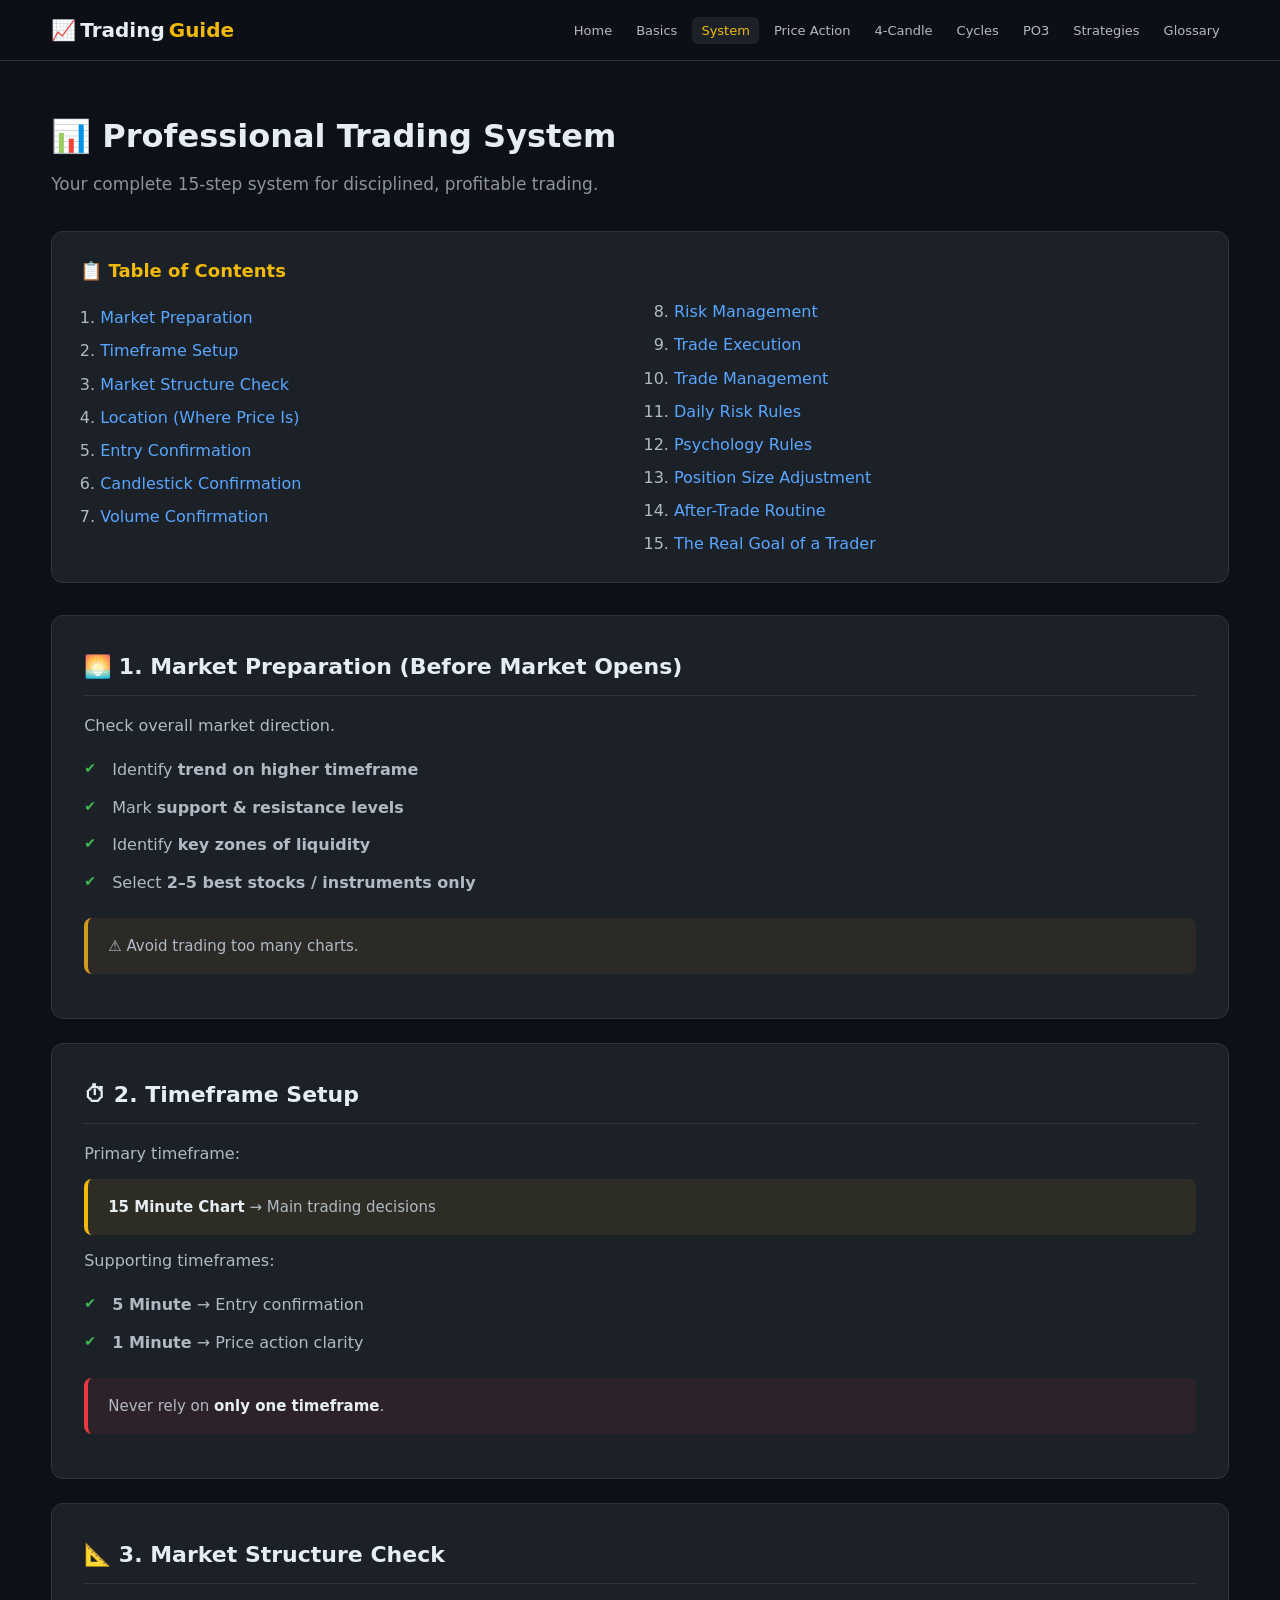
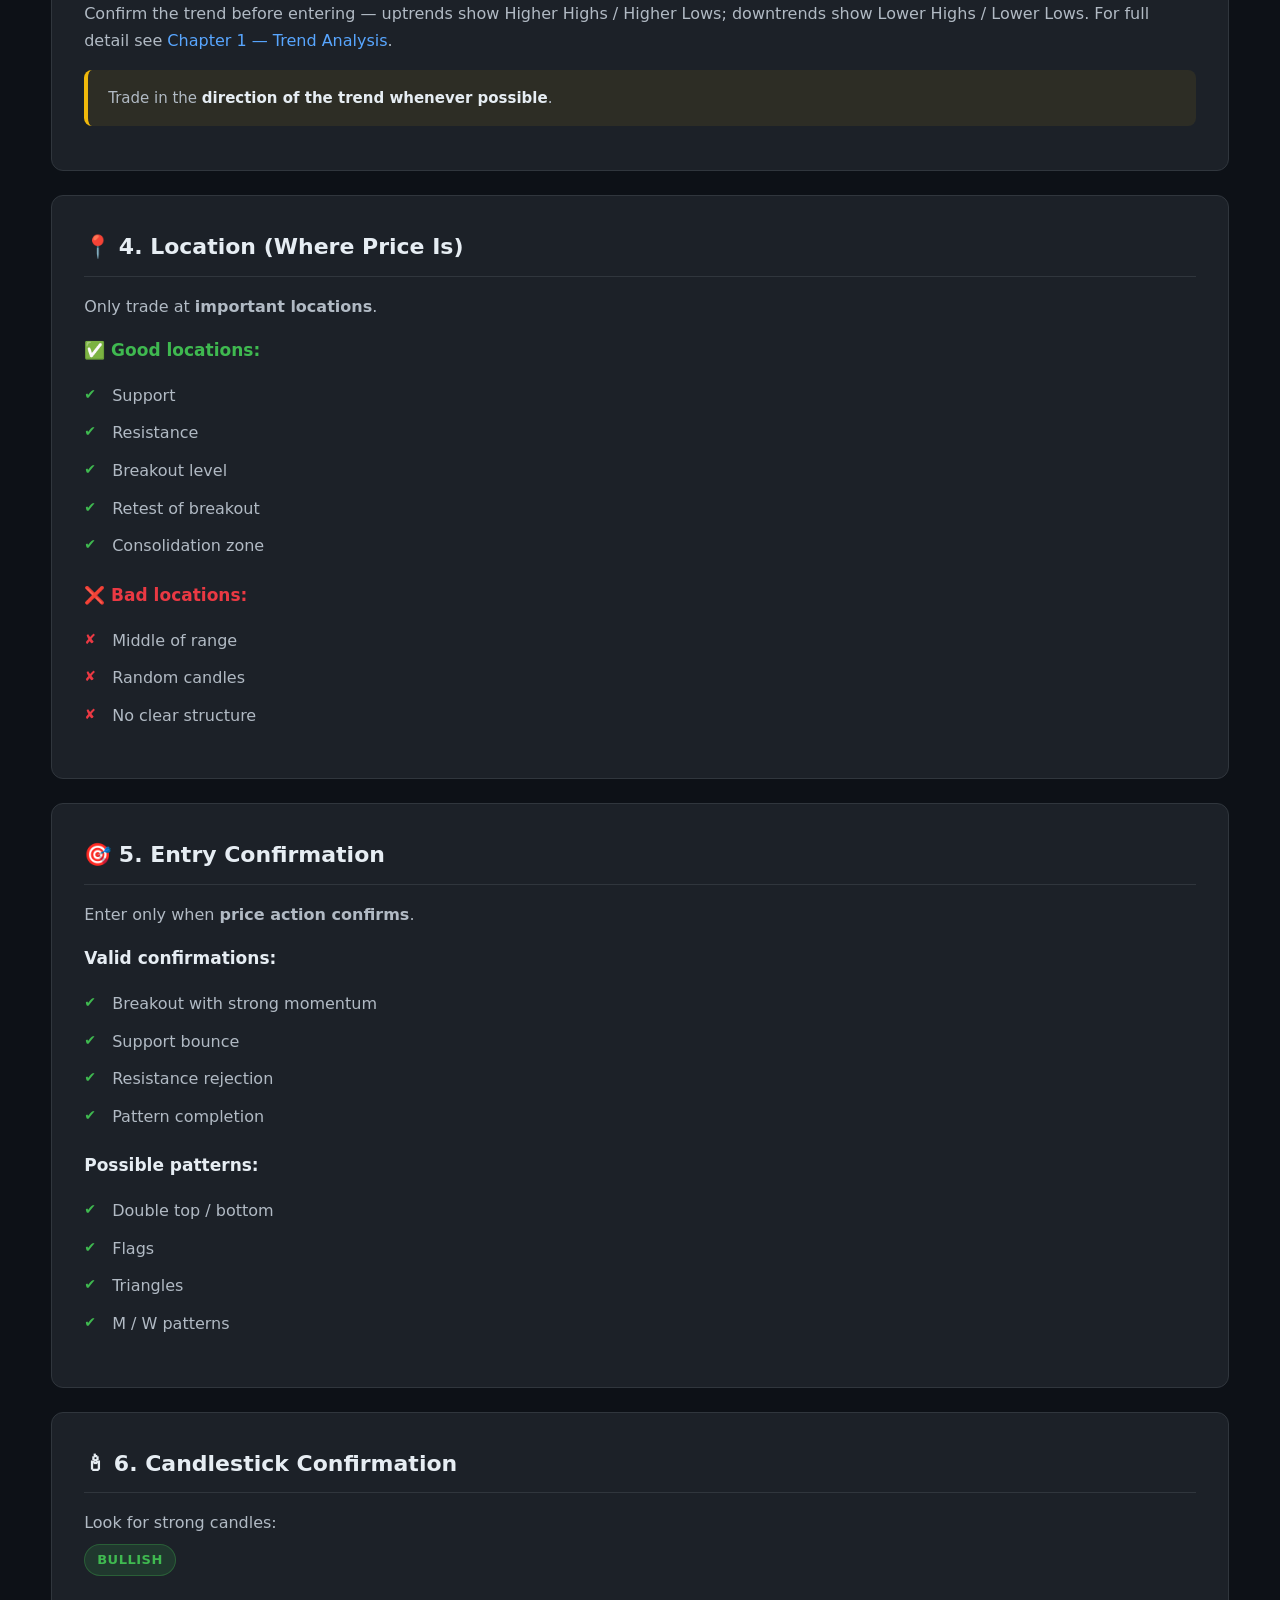
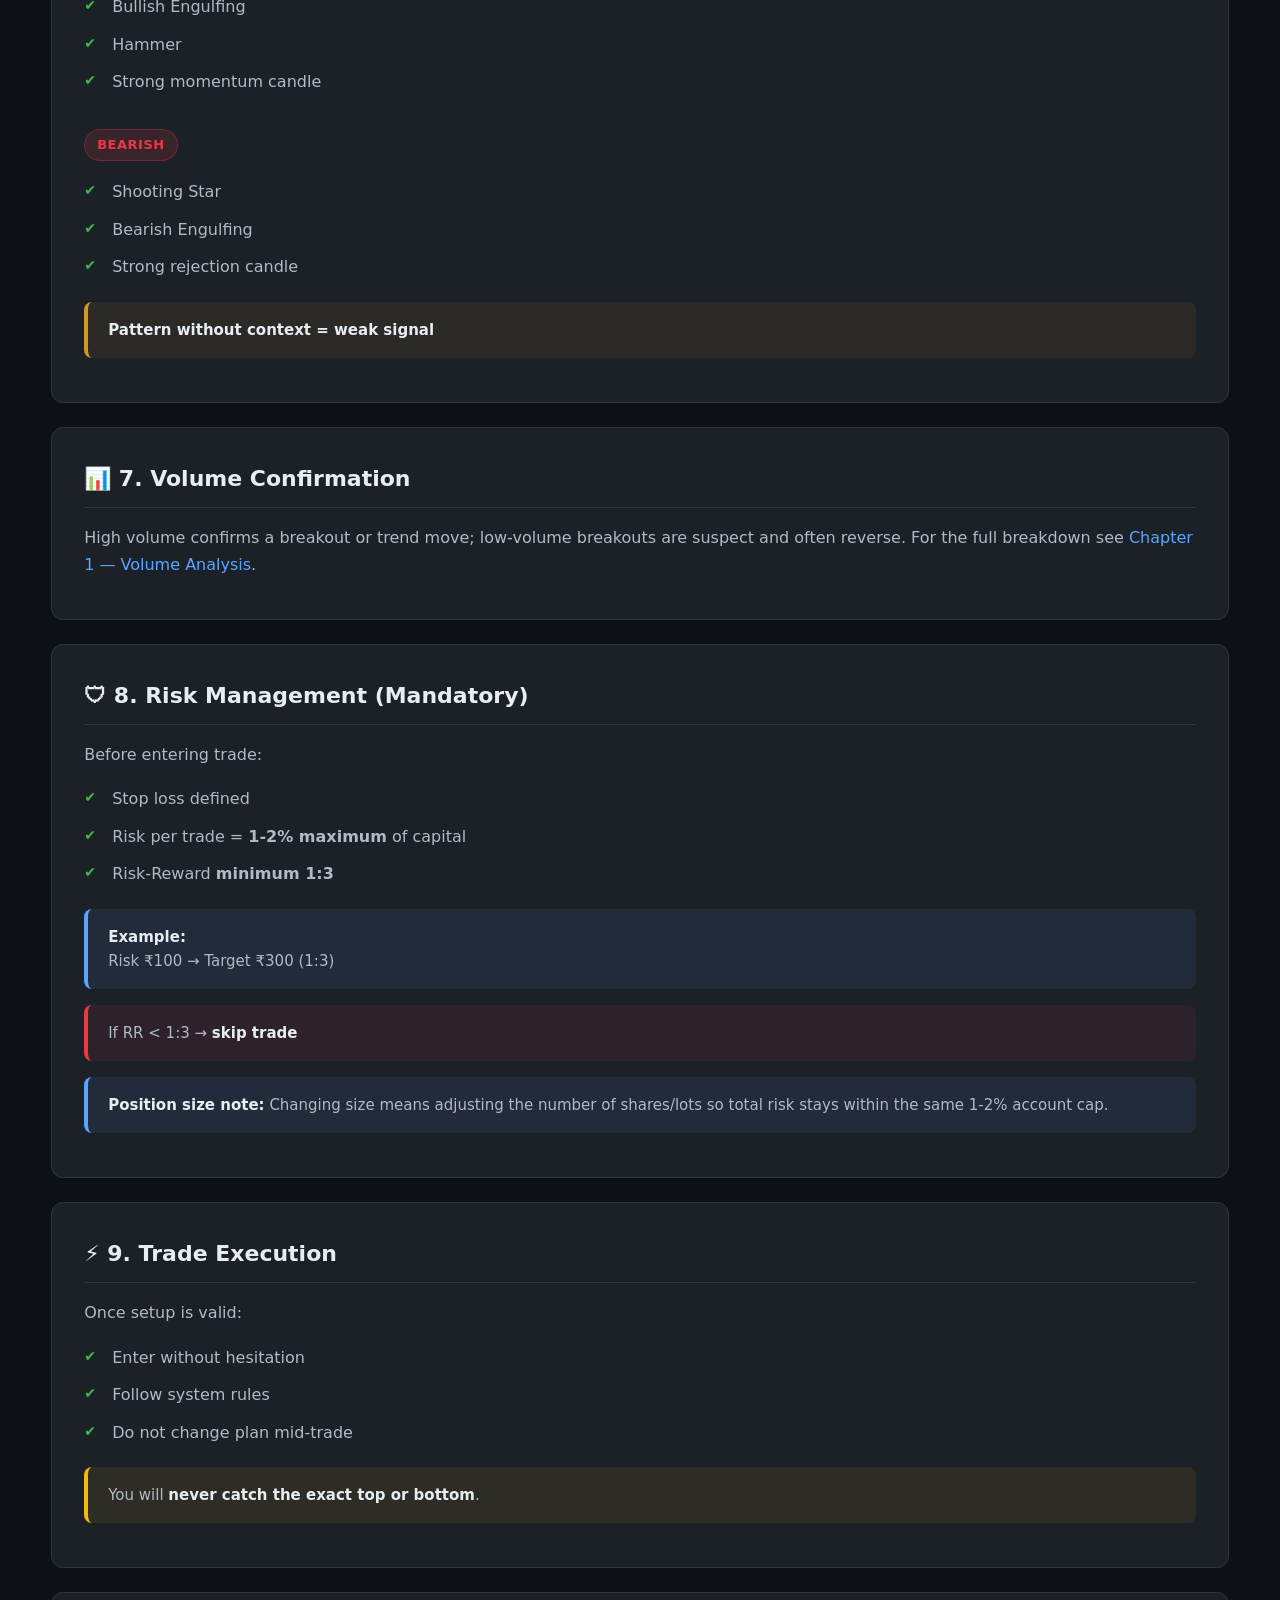
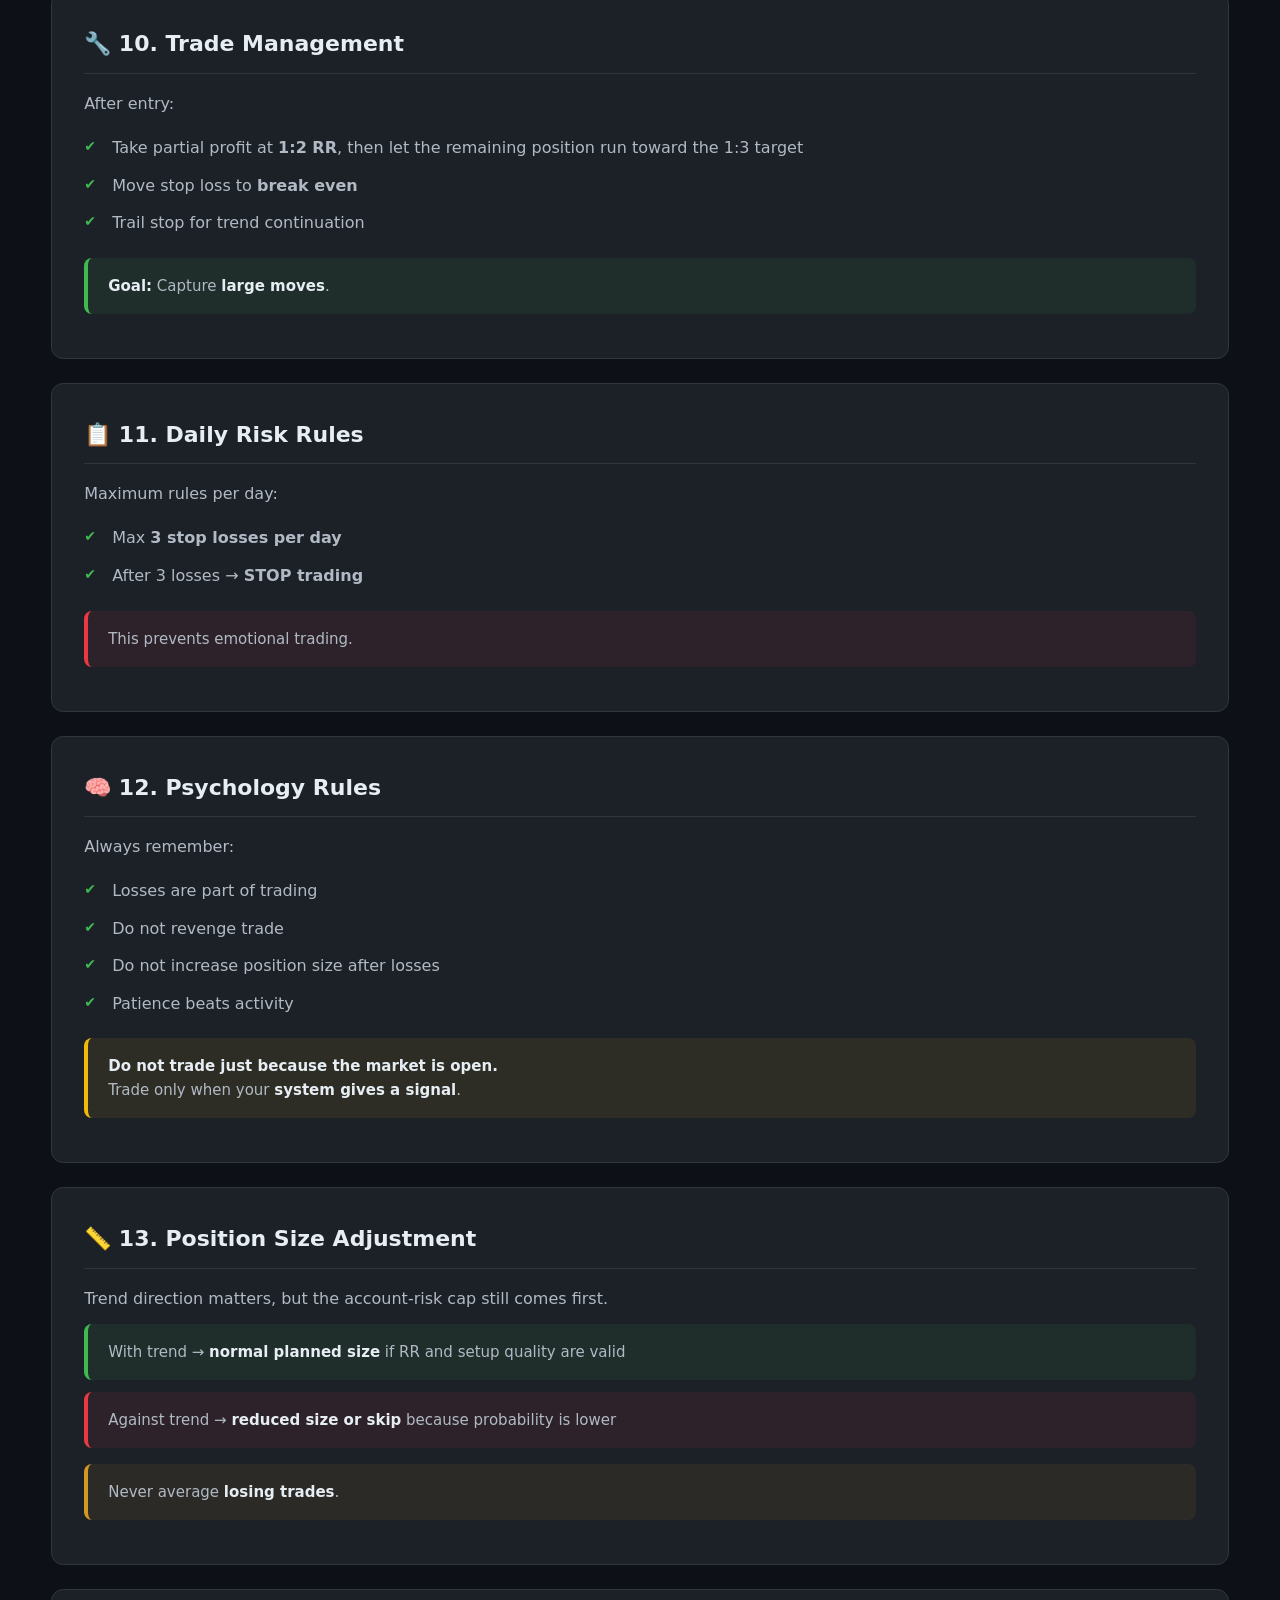
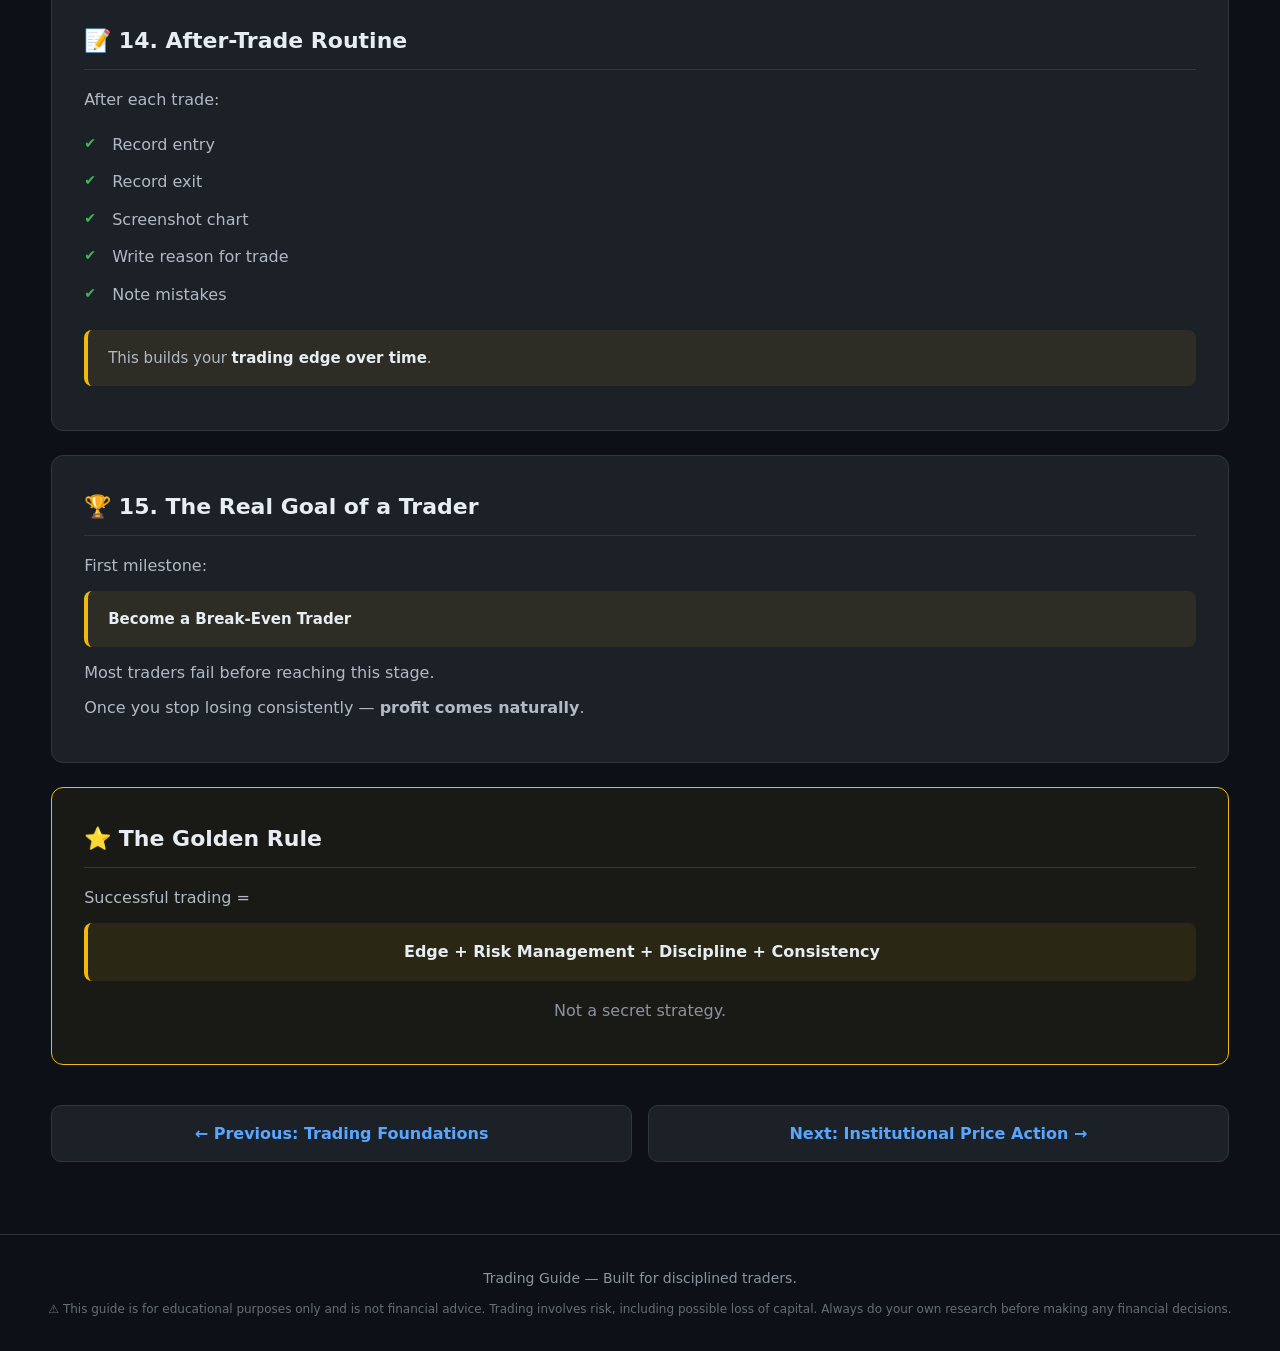
<file: TradingGuidePage2/TradingGuidePage2.html>
<!DOCTYPE html>
<html lang="en">
<head>
  <meta charset="UTF-8">
  <link rel="icon" type="image/svg+xml" href="../favicon.svg">
  <meta name="viewport" content="width=device-width, initial-scale=1.0">
  <title>Professional Trading System — Trading Guide</title>
  <link rel="stylesheet" href="../styles.css">
</head>
<body>

  <!-- Navigation -->
  <nav class="navbar">
    <div class="navbar-inner">
      <a href="../index.html" class="nav-logo"><span aria-hidden="true">📈</span> Trading <span>Guide</span></a>
      <button class="nav-toggle" onclick="document.querySelector('.nav-links').classList.toggle('open')" aria-label="Toggle menu">
        <span></span><span></span><span></span>
      </button>
      <ul class="nav-links">
        <li><a href="../index.html">Home</a></li>
        <li><a href="../TradingGuidePage1/TradingGuidePage1.html">Basics</a></li>
        <li><a href="TradingGuidePage2.html" class="active">System</a></li>
        <li><a href="../TradingGuidePage3/TradingGuidePage3.html">Price Action</a></li>
        <li><a href="../TradingGuidePage4/TradingGuidePage4.html">4-Candle</a></li>
        <li><a href="../TradingGuidePage5/TradingGuidePage5.html">Cycles</a></li>
        <li><a href="../TradingGuidePage6/TradingGuidePage6.html">PO3</a></li>
        <li><a href="../TradingGuidePage7/TradingGuidePage7.html">Strategies</a></li>
        <li><a href="../glossary.html">Glossary</a></li>
      </ul>
    </div>
  </nav>

  <!-- Main Content -->
  <main class="main-content">

    <h1 class="page-title"><span aria-hidden="true">📊</span> Professional Trading System</h1>
    <p class="page-subtitle">Your complete 15-step system for disciplined, profitable trading.</p>

    <!-- Table of Contents -->
    <div class="toc">
      <h3>📋 Table of Contents</h3>
      <ol>
        <li><a href="#market-prep">Market Preparation</a></li>
        <li><a href="#timeframe">Timeframe Setup</a></li>
        <li><a href="#structure">Market Structure Check</a></li>
        <li><a href="#location">Location (Where Price Is)</a></li>
        <li><a href="#entry">Entry Confirmation</a></li>
        <li><a href="#candlestick">Candlestick Confirmation</a></li>
        <li><a href="#volume">Volume Confirmation</a></li>
        <li><a href="#risk">Risk Management</a></li>
        <li><a href="#execution">Trade Execution</a></li>
        <li><a href="#management">Trade Management</a></li>
        <li><a href="#daily-risk">Daily Risk Rules</a></li>
        <li><a href="#psychology">Psychology Rules</a></li>
        <li><a href="#position-size">Position Size Adjustment</a></li>
        <li><a href="#routine">After-Trade Routine</a></li>
        <li><a href="#goal">The Real Goal of a Trader</a></li>
      </ol>
    </div>

    <!-- Section 1 -->
    <div class="section-card" id="market-prep">
      <h2><span aria-hidden="true">🌅</span> 1. Market Preparation (Before Market Opens)</h2>
      <p>Check overall market direction.</p>
      <ul class="checklist">
        <li>Identify <strong>trend on higher timeframe</strong></li>
        <li>Mark <strong>support &amp; resistance levels</strong></li>
        <li>Identify <strong>key zones of liquidity</strong></li>
        <li>Select <strong>2–5 best stocks / instruments only</strong></li>
      </ul>
      <div class="callout callout-warn mt-2">
        ⚠ Avoid trading too many charts.
      </div>
    </div>

    <!-- Section 2 -->
    <div class="section-card" id="timeframe">
      <h2><span aria-hidden="true">⏱</span> 2. Timeframe Setup</h2>
      <p>Primary timeframe:</p>
      <div class="callout callout-gold">
        <strong>15 Minute Chart</strong> → Main trading decisions
      </div>
      <p>Supporting timeframes:</p>
      <ul class="checklist">
        <li><strong>5 Minute</strong> → Entry confirmation</li>
        <li><strong>1 Minute</strong> → Price action clarity</li>
      </ul>
      <div class="callout callout-red mt-2">
        Never rely on <strong>only one timeframe</strong>.
      </div>
    </div>

    <!-- Section 3 -->
    <div class="section-card" id="structure">
      <h2><span aria-hidden="true">📐</span> 3. Market Structure Check</h2>
      <p>Confirm the trend before entering — uptrends show Higher Highs / Higher Lows; downtrends show Lower Highs / Lower Lows. For full detail see <a href="../TradingGuidePage1/TradingGuidePage1.html#trend-analysis">Chapter 1 — Trend Analysis</a>.</p>

      <div class="callout callout-gold mt-2">
        Trade in the <strong>direction of the trend whenever possible</strong>.
      </div>
    </div>

    <!-- Section 4 -->
    <div class="section-card" id="location">
      <h2><span aria-hidden="true">📍</span> 4. Location (Where Price Is)</h2>
      <p>Only trade at <strong>important locations</strong>.</p>

      <h3 class="text-green">✅ Good locations:</h3>
      <ul class="checklist">
        <li>Support</li>
        <li>Resistance</li>
        <li>Breakout level</li>
        <li>Retest of breakout</li>
        <li>Consolidation zone</li>
      </ul>

      <h3 class="text-red mt-2">❌ Bad locations:</h3>
      <ul class="checklist checklist-bad">
        <li>Middle of range</li>
        <li>Random candles</li>
        <li>No clear structure</li>
      </ul>
    </div>

    <!-- Section 5 -->
    <div class="section-card" id="entry">
      <h2><span aria-hidden="true">🎯</span> 5. Entry Confirmation</h2>
      <p>Enter only when <strong>price action confirms</strong>.</p>

      <h3>Valid confirmations:</h3>
      <ul class="checklist">
        <li>Breakout with strong momentum</li>
        <li>Support bounce</li>
        <li>Resistance rejection</li>
        <li>Pattern completion</li>
      </ul>

      <h3 class="mt-2">Possible patterns:</h3>
      <ul class="checklist">
        <li>Double top / bottom</li>
        <li>Flags</li>
        <li>Triangles</li>
        <li>M / W patterns</li>
      </ul>
    </div>

    <!-- Section 6 -->
    <div class="section-card" id="candlestick">
      <h2><span aria-hidden="true">🕯</span> 6. Candlestick Confirmation</h2>
      <p>Look for strong candles:</p>

      <span class="label label-bullish">Bullish</span>
      <ul class="checklist">
        <li>Bullish Engulfing</li>
        <li>Hammer</li>
        <li>Strong momentum candle</li>
      </ul>

      <span class="label label-bearish mt-2">Bearish</span>
      <ul class="checklist">
        <li>Shooting Star</li>
        <li>Bearish Engulfing</li>
        <li>Strong rejection candle</li>
      </ul>

      <div class="callout callout-warn mt-2">
        <strong>Pattern without context = weak signal</strong>
      </div>
    </div>

    <!-- Section 7 -->
    <div class="section-card" id="volume">
      <h2><span aria-hidden="true">📊</span> 7. Volume Confirmation</h2>
      <p>High volume confirms a breakout or trend move; low-volume breakouts are suspect and often reverse. For the full breakdown see <a href="../TradingGuidePage1/TradingGuidePage1.html#volume-analysis">Chapter 1 — Volume Analysis</a>.</p>
    </div>

    <!-- Section 8 -->
    <div class="section-card" id="risk">
      <h2><span aria-hidden="true">🛡</span> 8. Risk Management (Mandatory)</h2>
      <p>Before entering trade:</p>
      <ul class="checklist">
        <li>Stop loss defined</li>
        <li>Risk per trade = <strong>1-2% maximum</strong> of capital</li>
        <li>Risk-Reward <strong>minimum 1:3</strong></li>
      </ul>

      <div class="callout callout-blue mt-2">
        <strong>Example:</strong><br>
        Risk ₹100 → Target ₹300 (1:3)
      </div>

      <div class="callout callout-red mt-2">
        If RR &lt; 1:3 → <strong>skip trade</strong>
      </div>
      <div class="callout callout-blue mt-2">
        <strong>Position size note:</strong> Changing size means adjusting the number of shares/lots so total risk stays within the same 1-2% account cap.
      </div>
    </div>

    <!-- Section 9 -->
    <div class="section-card" id="execution">
      <h2><span aria-hidden="true">⚡</span> 9. Trade Execution</h2>
      <p>Once setup is valid:</p>
      <ul class="checklist">
        <li>Enter without hesitation</li>
        <li>Follow system rules</li>
        <li>Do not change plan mid-trade</li>
      </ul>
      <div class="callout callout-gold mt-2">
        You will <strong>never catch the exact top or bottom</strong>.
      </div>
    </div>

    <!-- Section 10 -->
    <div class="section-card" id="management">
      <h2><span aria-hidden="true">🔧</span> 10. Trade Management</h2>
      <p>After entry:</p>
      <ul class="checklist">
        <li>Take partial profit at <strong>1:2 RR</strong>, then let the remaining position run toward the 1:3 target</li>
        <li>Move stop loss to <strong>break even</strong></li>
        <li>Trail stop for trend continuation</li>
      </ul>
      <div class="callout callout-green mt-2">
        <strong>Goal:</strong> Capture <strong>large moves</strong>.
      </div>
    </div>

    <!-- Section 11 -->
    <div class="section-card" id="daily-risk">
      <h2><span aria-hidden="true">📋</span> 11. Daily Risk Rules</h2>
      <p>Maximum rules per day:</p>
      <ul class="checklist">
        <li>Max <strong>3 stop losses per day</strong></li>
        <li>After 3 losses → <strong>STOP trading</strong></li>
      </ul>
      <div class="callout callout-red mt-2">
        This prevents emotional trading.
      </div>
    </div>

    <!-- Section 12 -->
    <div class="section-card" id="psychology">
      <h2><span aria-hidden="true">🧠</span> 12. Psychology Rules</h2>
      <p>Always remember:</p>
      <ul class="checklist">
        <li>Losses are part of trading</li>
        <li>Do not revenge trade</li>
        <li>Do not increase position size after losses</li>
        <li>Patience beats activity</li>
      </ul>
      <div class="callout callout-gold mt-2">
        <strong>Do not trade just because the market is open.</strong><br>
        Trade only when your <strong>system gives a signal</strong>.
      </div>
    </div>

    <!-- Section 13 -->
    <div class="section-card" id="position-size">
      <h2><span aria-hidden="true">📏</span> 13. Position Size Adjustment</h2>
      <p>Trend direction matters, but the account-risk cap still comes first.</p>
      <div class="callout callout-green">With trend → <strong>normal planned size</strong> if RR and setup quality are valid</div>
      <div class="callout callout-red">Against trend → <strong>reduced size or skip</strong> because probability is lower</div>
      <div class="callout callout-warn mt-2">
        Never average <strong>losing trades</strong>.
      </div>
    </div>

    <!-- Section 14 -->
    <div class="section-card" id="routine">
      <h2><span aria-hidden="true">📝</span> 14. After-Trade Routine</h2>
      <p>After each trade:</p>
      <ul class="checklist">
        <li>Record entry</li>
        <li>Record exit</li>
        <li>Screenshot chart</li>
        <li>Write reason for trade</li>
        <li>Note mistakes</li>
      </ul>
      <div class="callout callout-gold mt-2">
        This builds your <strong>trading edge over time</strong>.
      </div>
    </div>

    <!-- Section 15 -->
    <div class="section-card" id="goal">
      <h2><span aria-hidden="true">🏆</span> 15. The Real Goal of a Trader</h2>
      <p>First milestone:</p>
      <div class="callout callout-gold">
        <strong>Become a Break-Even Trader</strong>
      </div>
      <p>Most traders fail before reaching this stage.</p>
      <p>Once you stop losing consistently — <strong>profit comes naturally</strong>.</p>
    </div>

    <!-- Golden Rule -->
    <div class="section-card highlight-card">
      <h2><span aria-hidden="true">⭐</span> The Golden Rule</h2>
      <p>Successful trading =</p>
      <div class="callout callout-gold text-center large-callout">
        <strong>Edge + Risk Management + Discipline + Consistency</strong>
      </div>
      <p class="text-center text-muted mt-2">Not a secret strategy.</p>
    </div>

    <!-- Page Navigation -->
    <div class="page-nav">
      <a href="../TradingGuidePage1/TradingGuidePage1.html">← Previous: Trading Foundations</a>
      <a href="../TradingGuidePage3/TradingGuidePage3.html">Next: Institutional Price Action →</a>
    </div>

  </main>

  <!-- Footer -->
  <footer class="footer">
    <p>Trading Guide — Built for disciplined traders.</p>
    <p class="disclaimer">⚠ This guide is for educational purposes only and is not financial advice. Trading involves risk, including possible loss of capital. Always do your own research before making any financial decisions.</p>
  </footer>

</body>
</html>
</file>
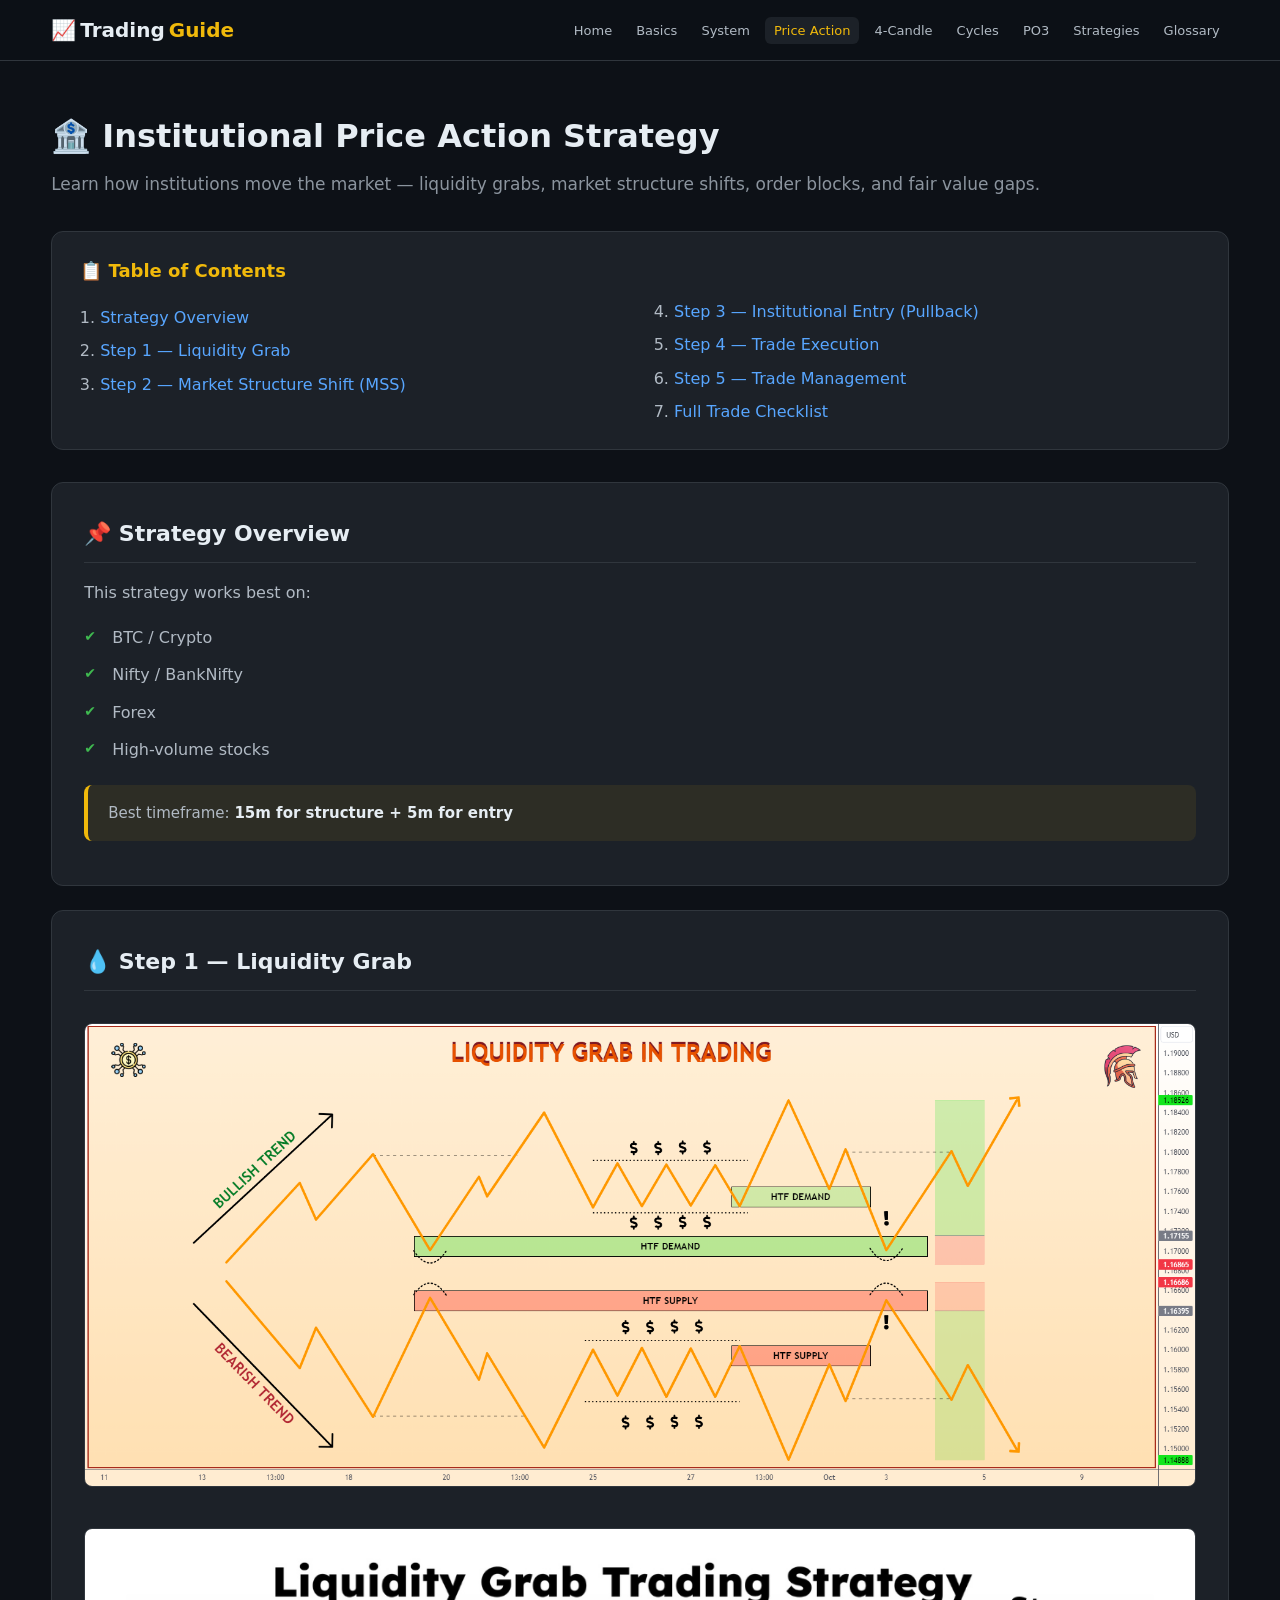
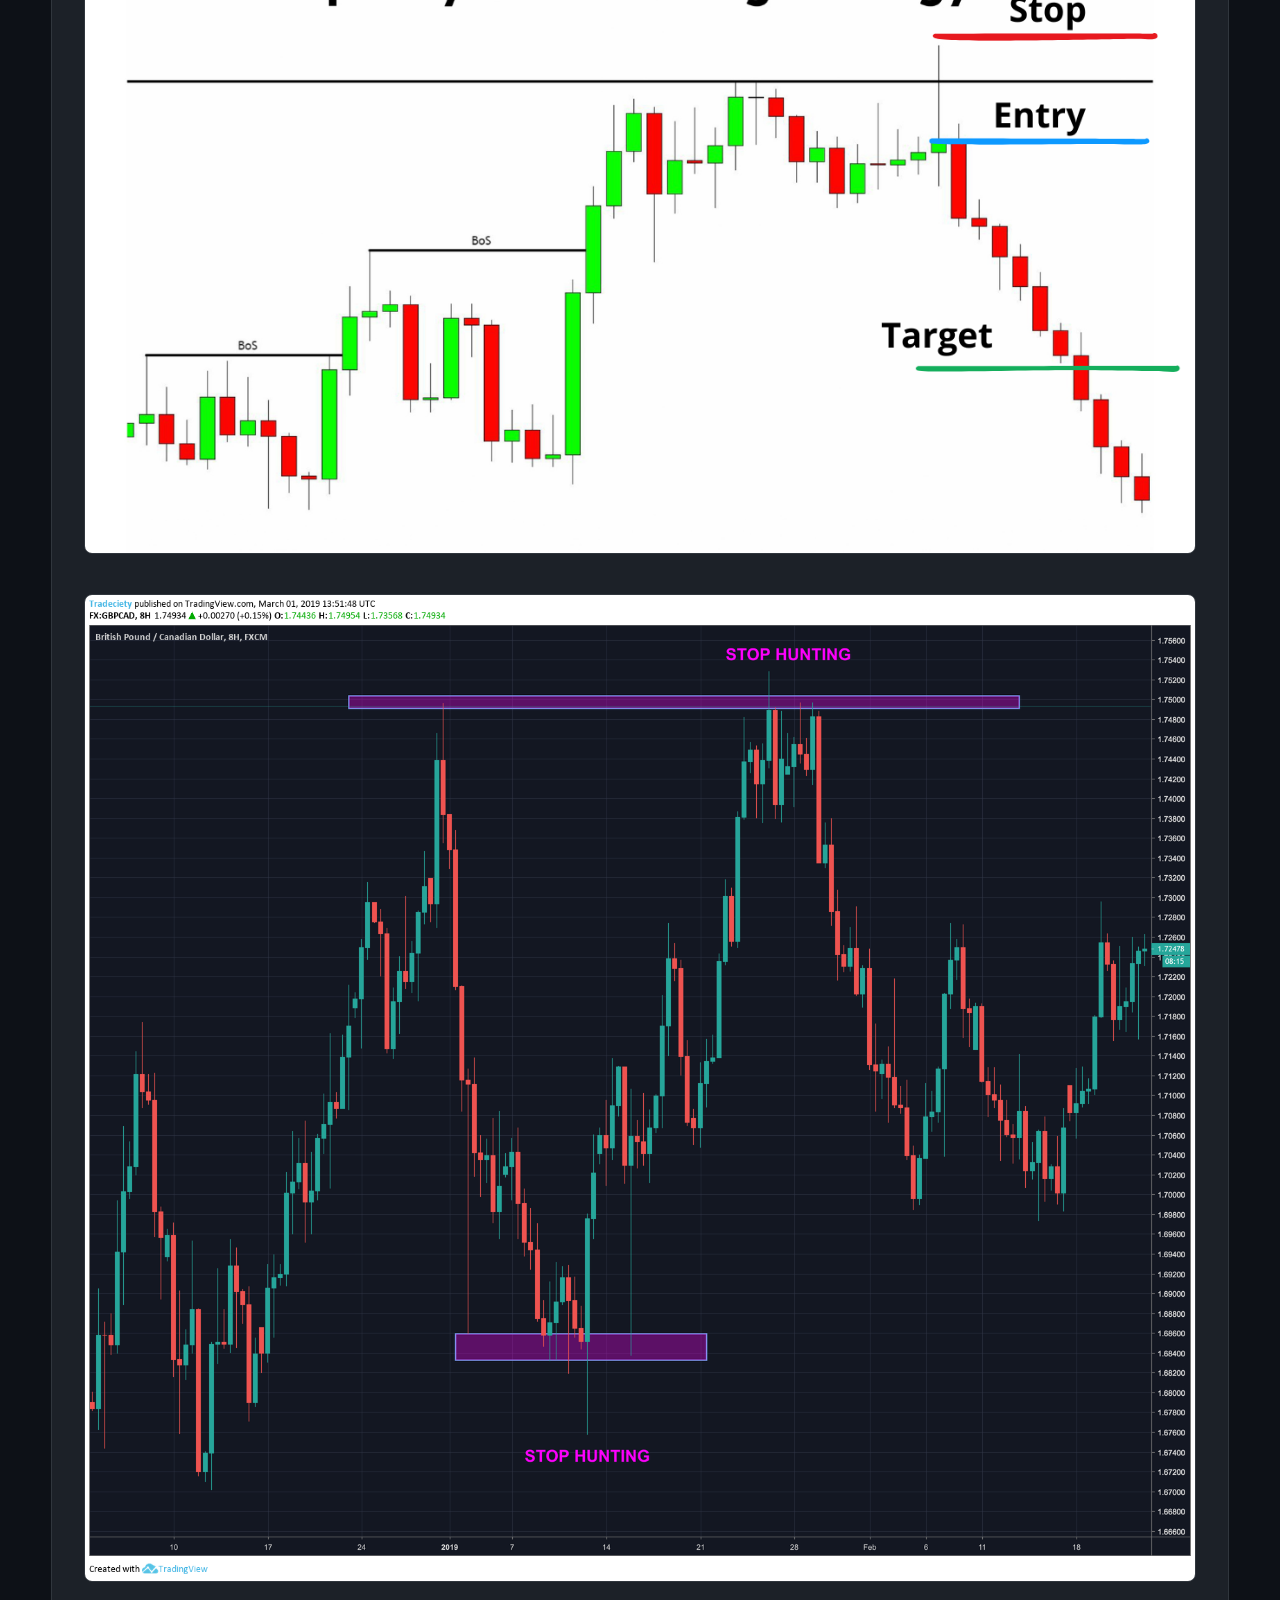
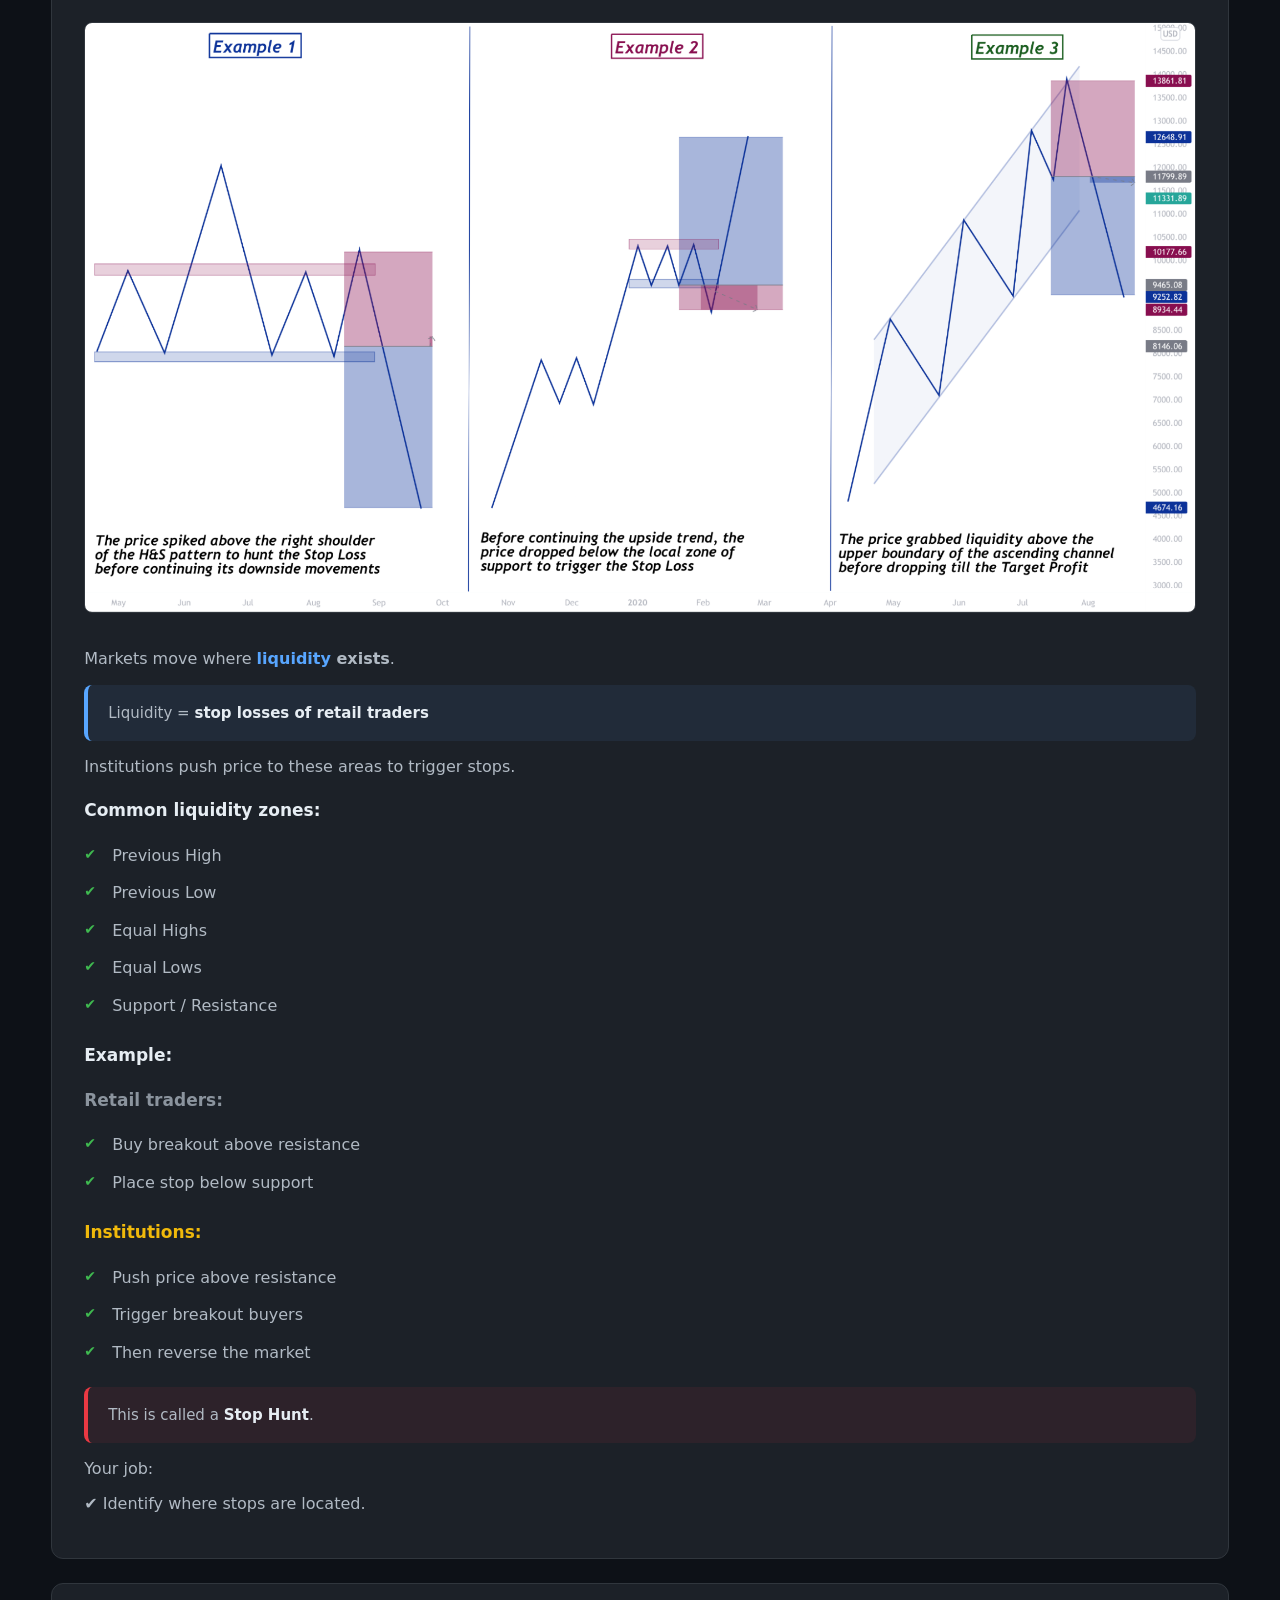
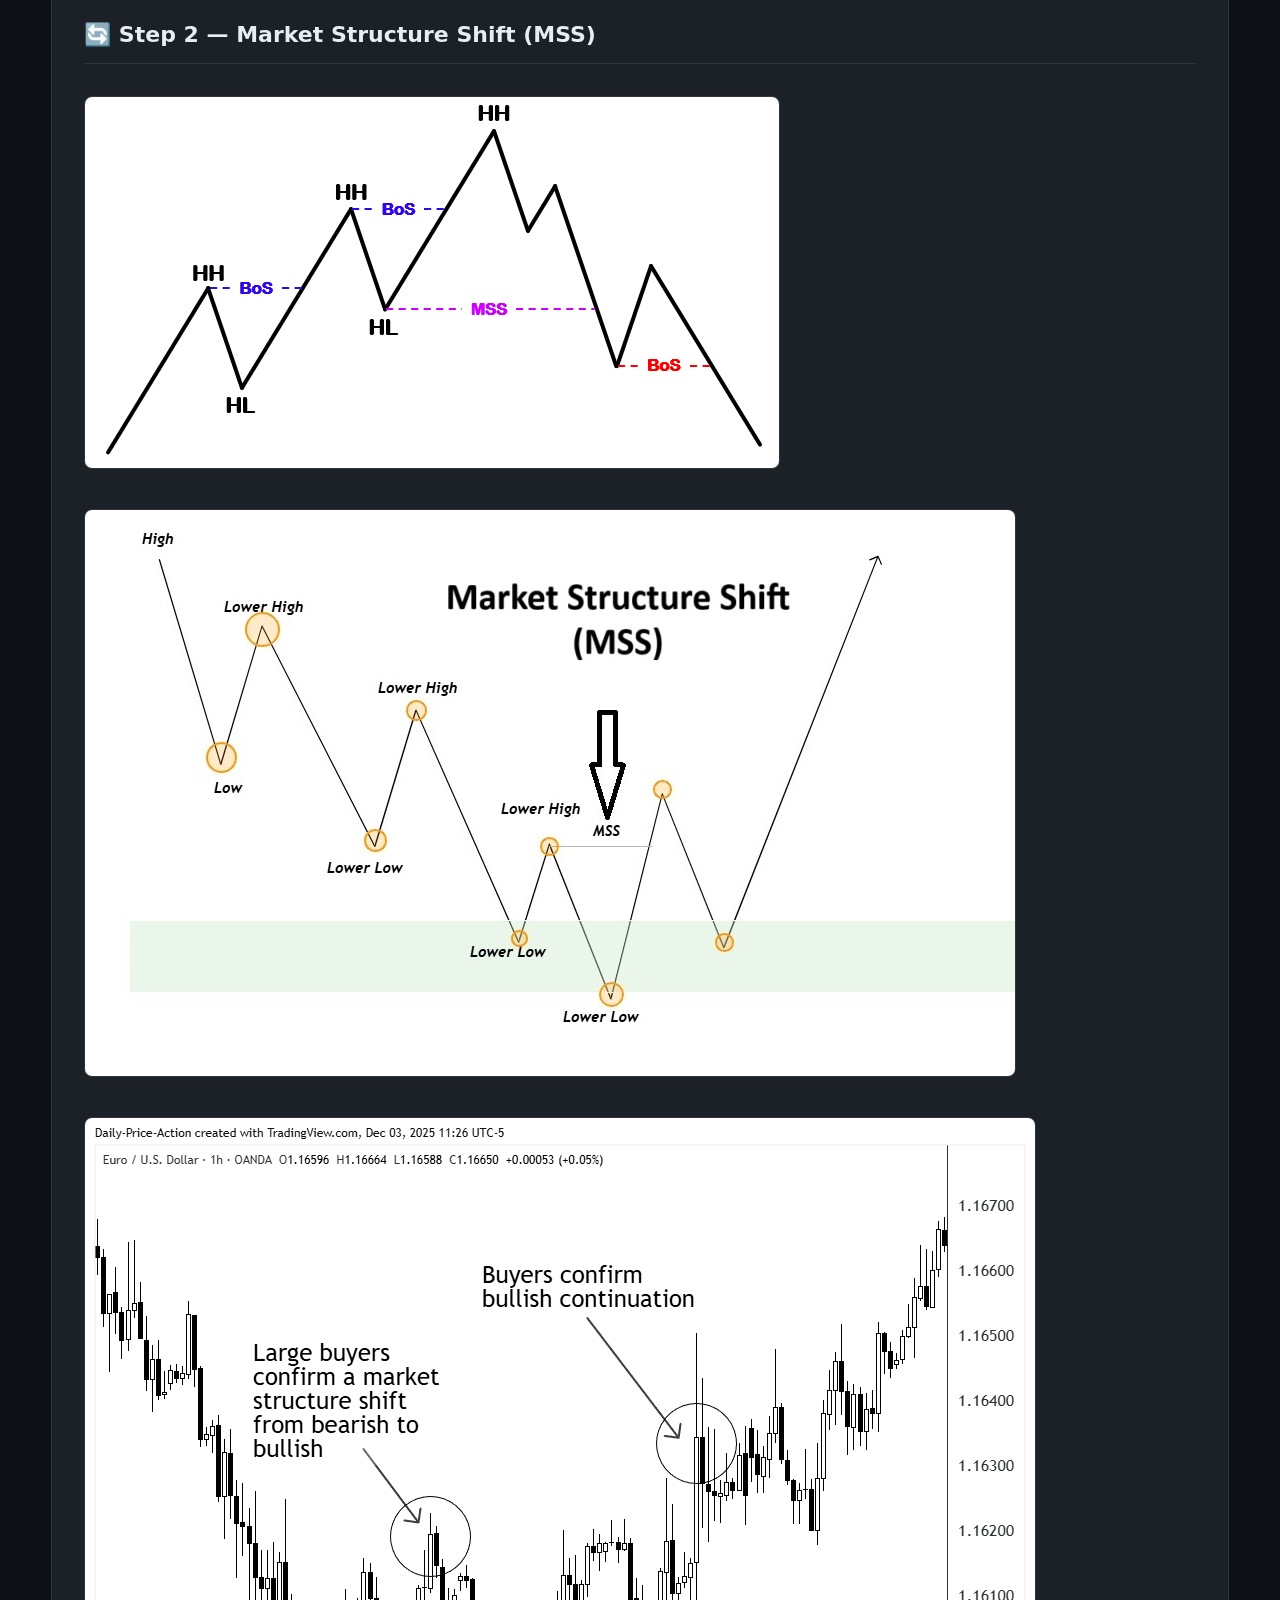
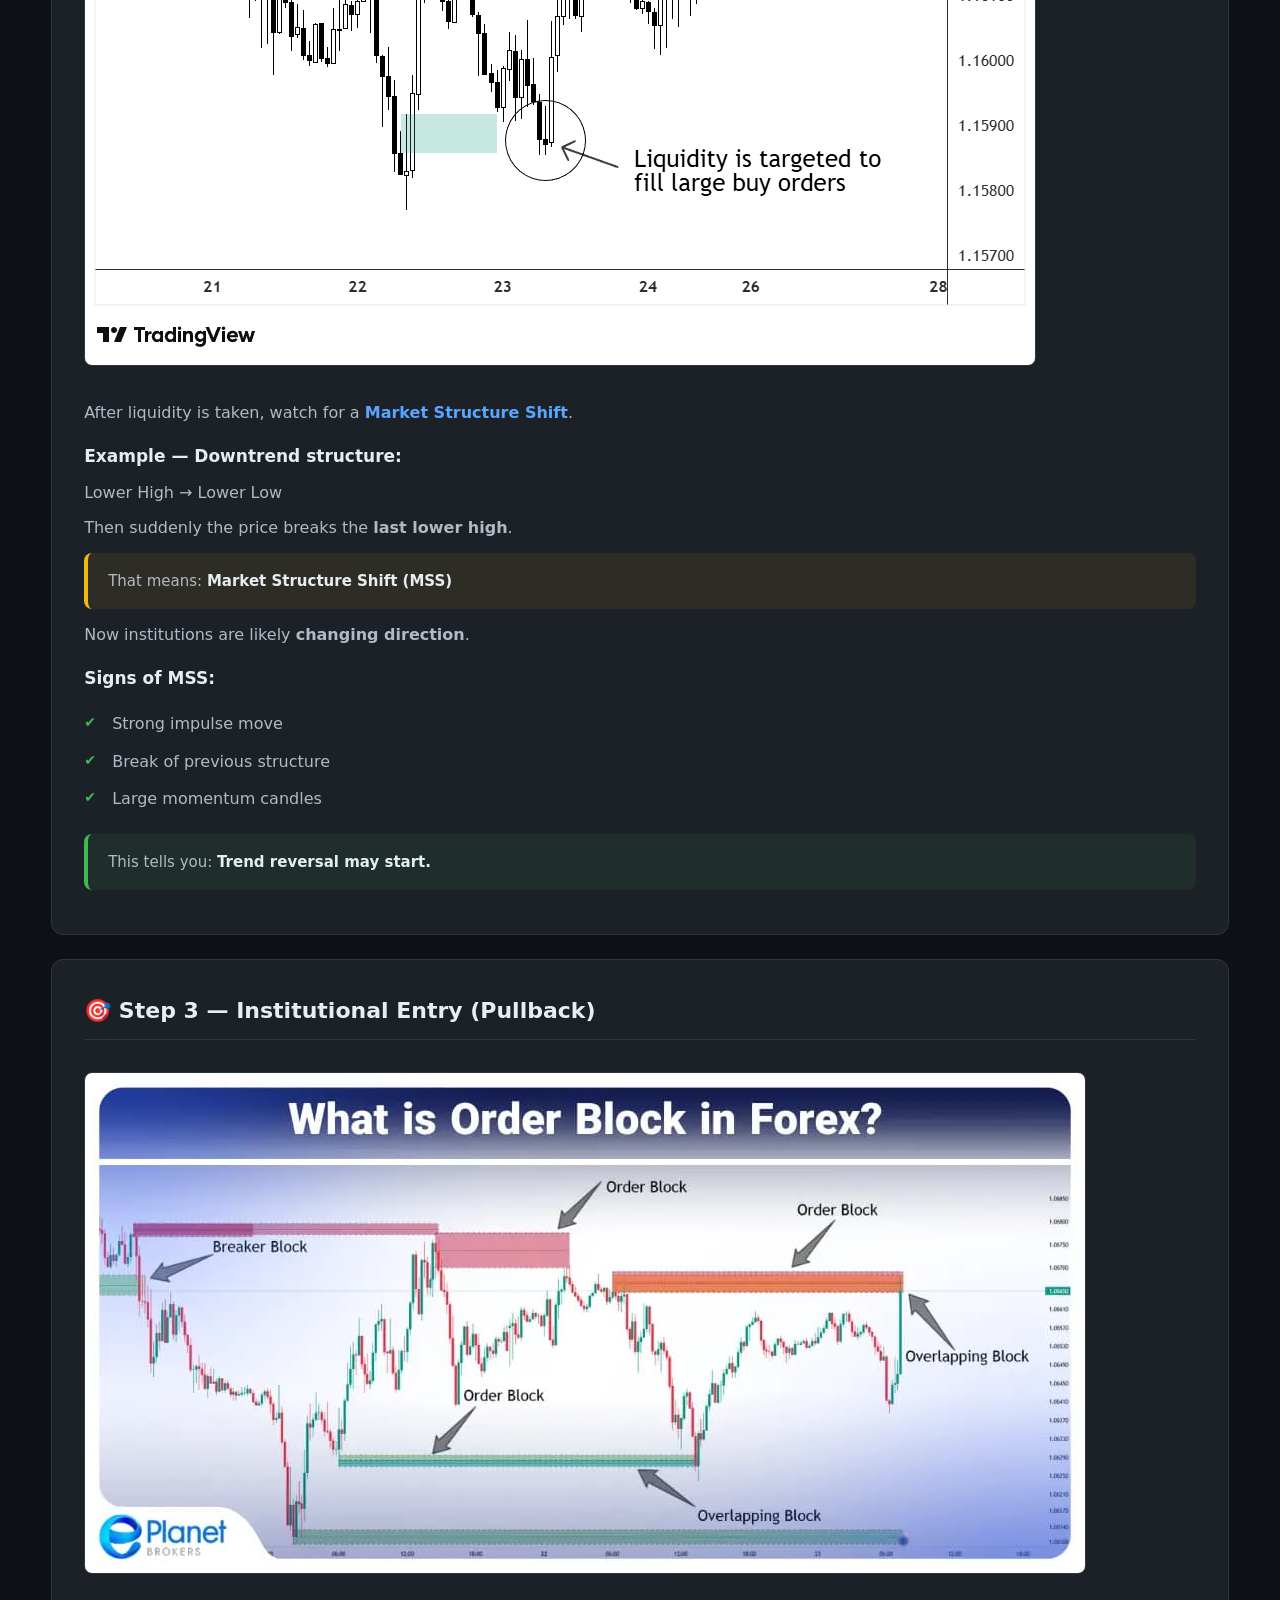
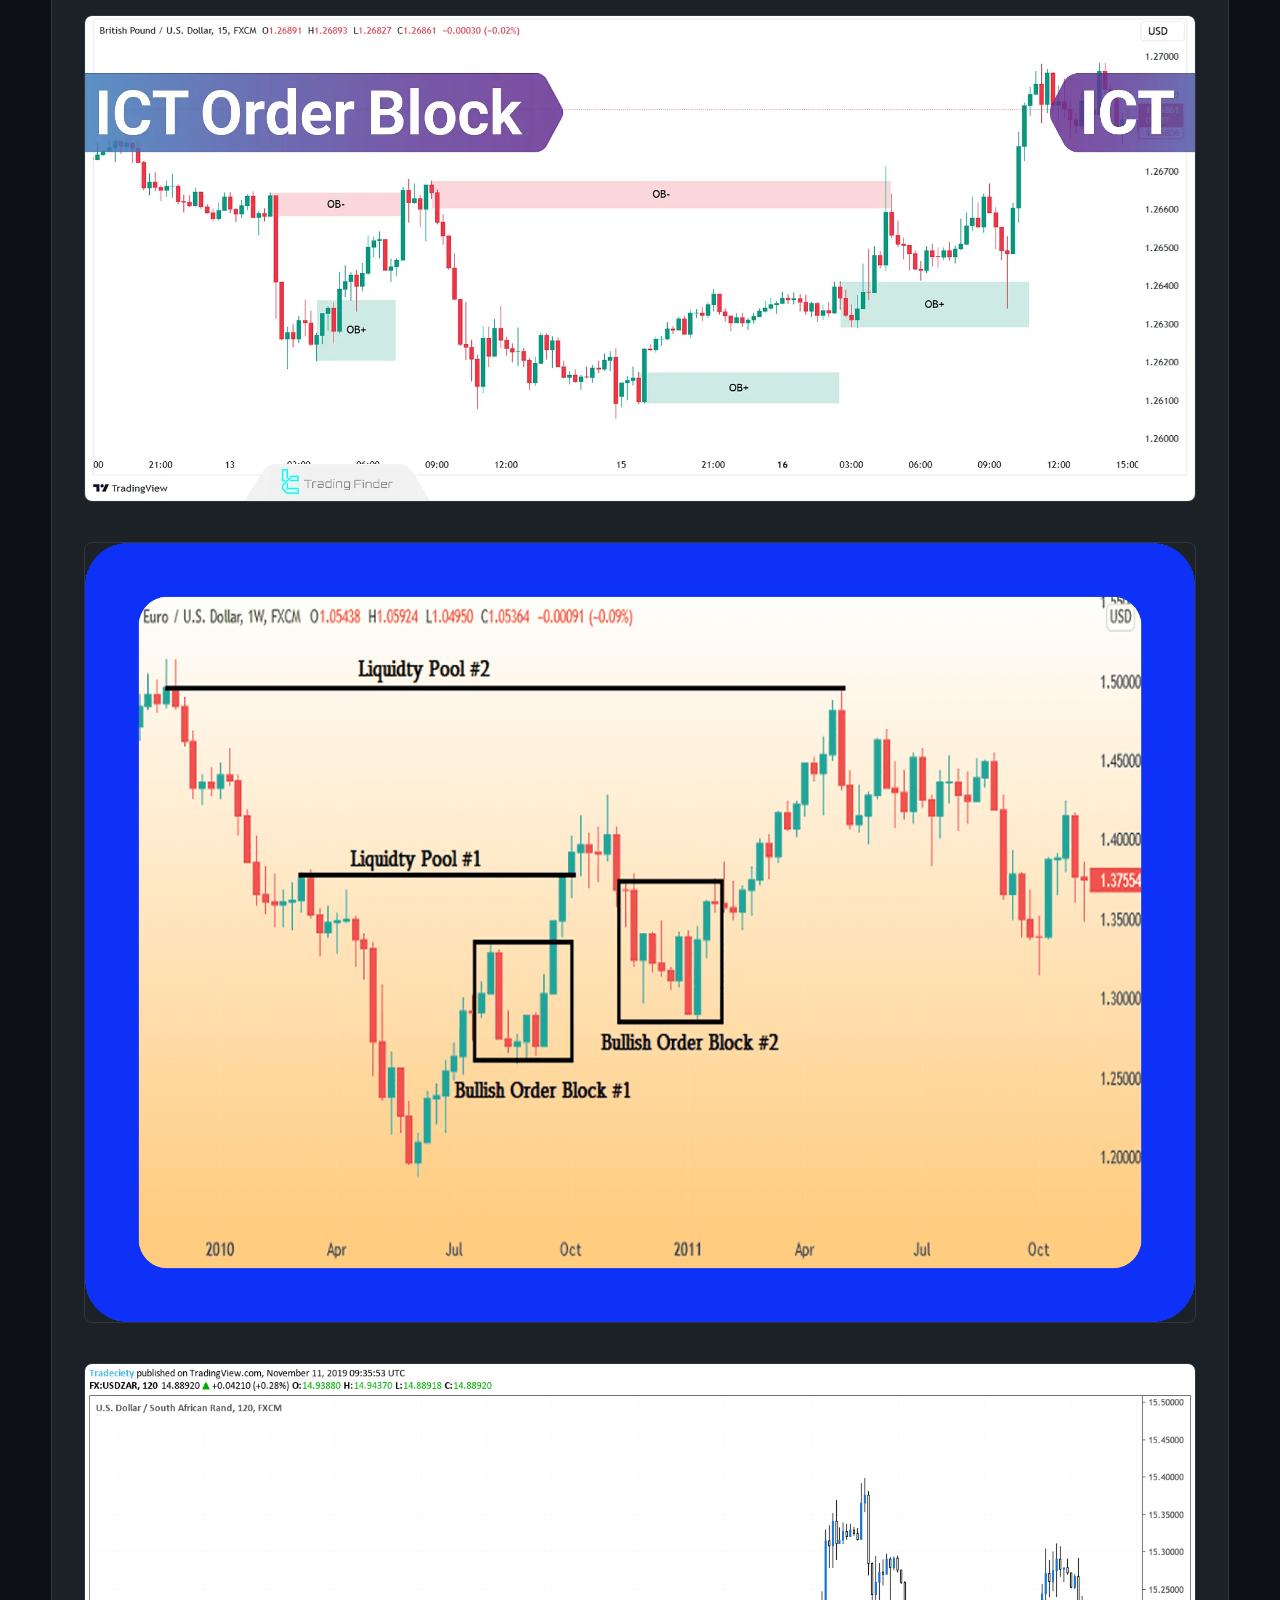
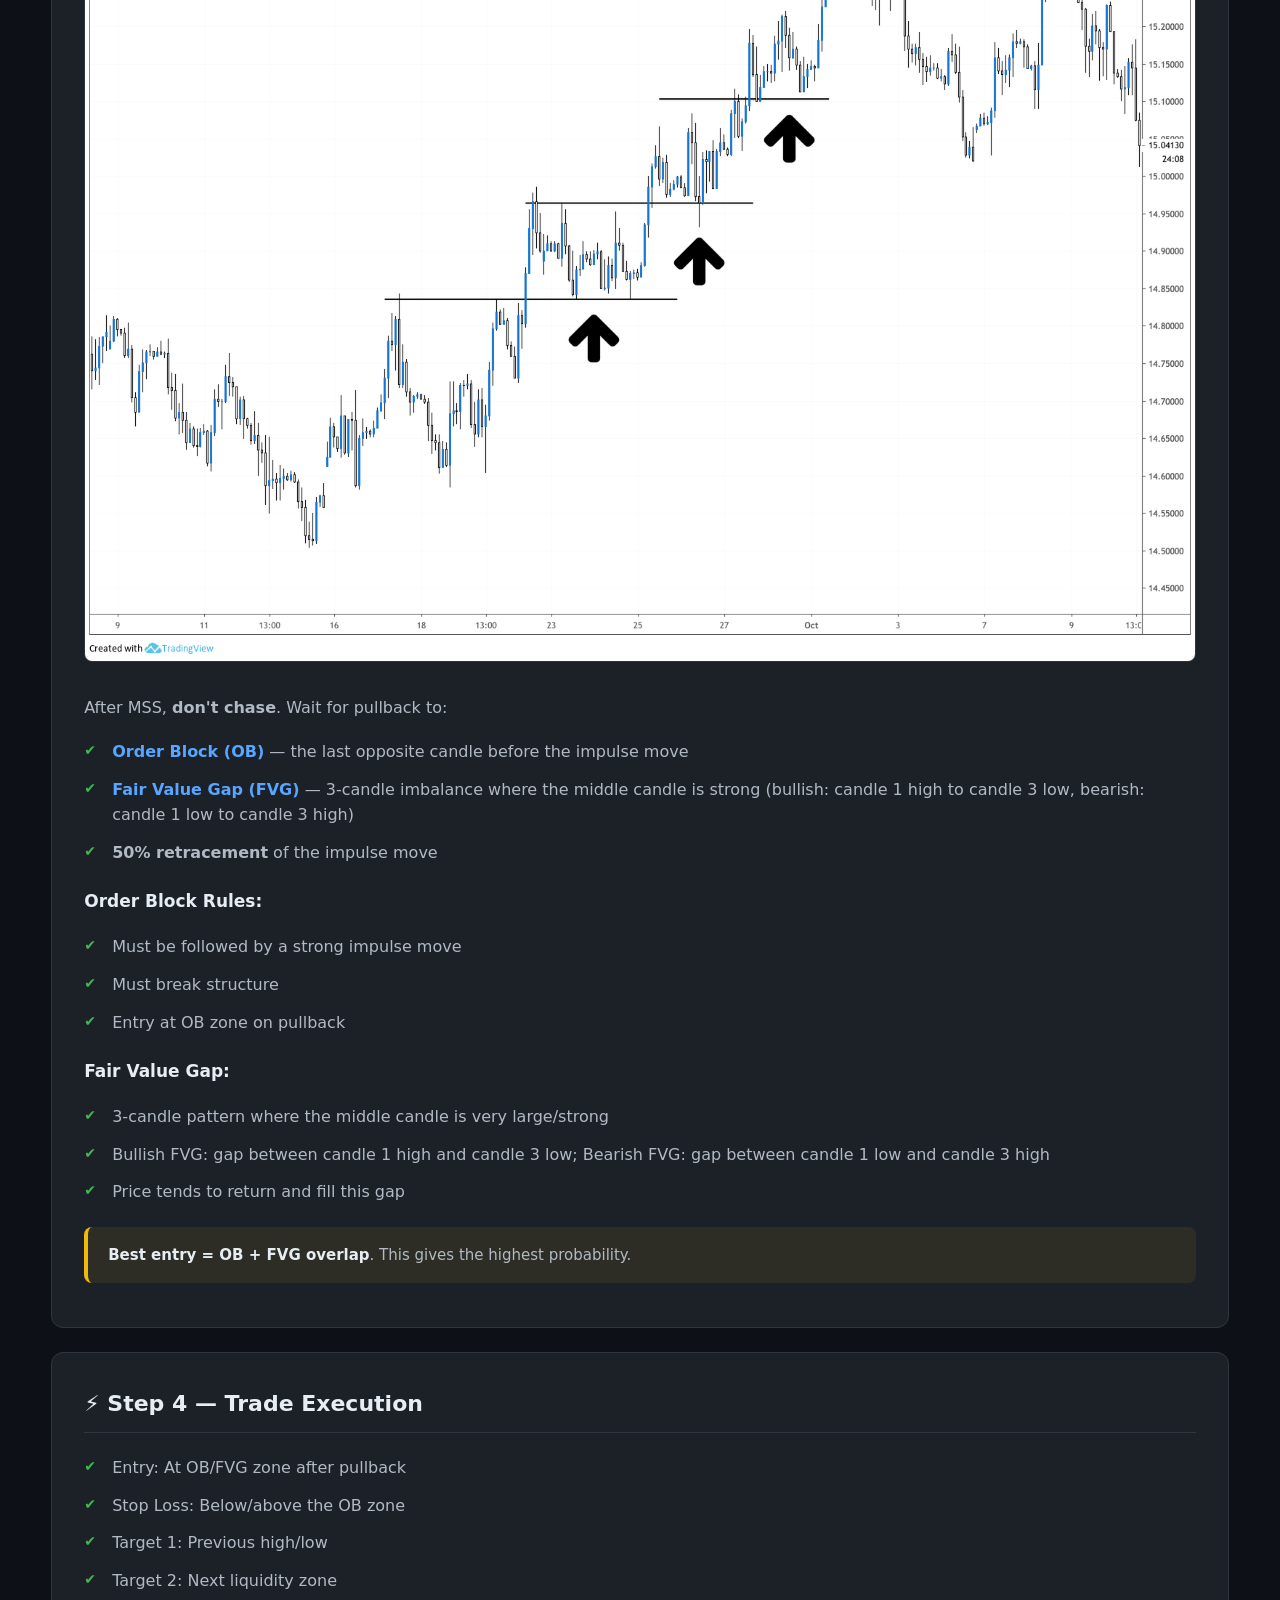
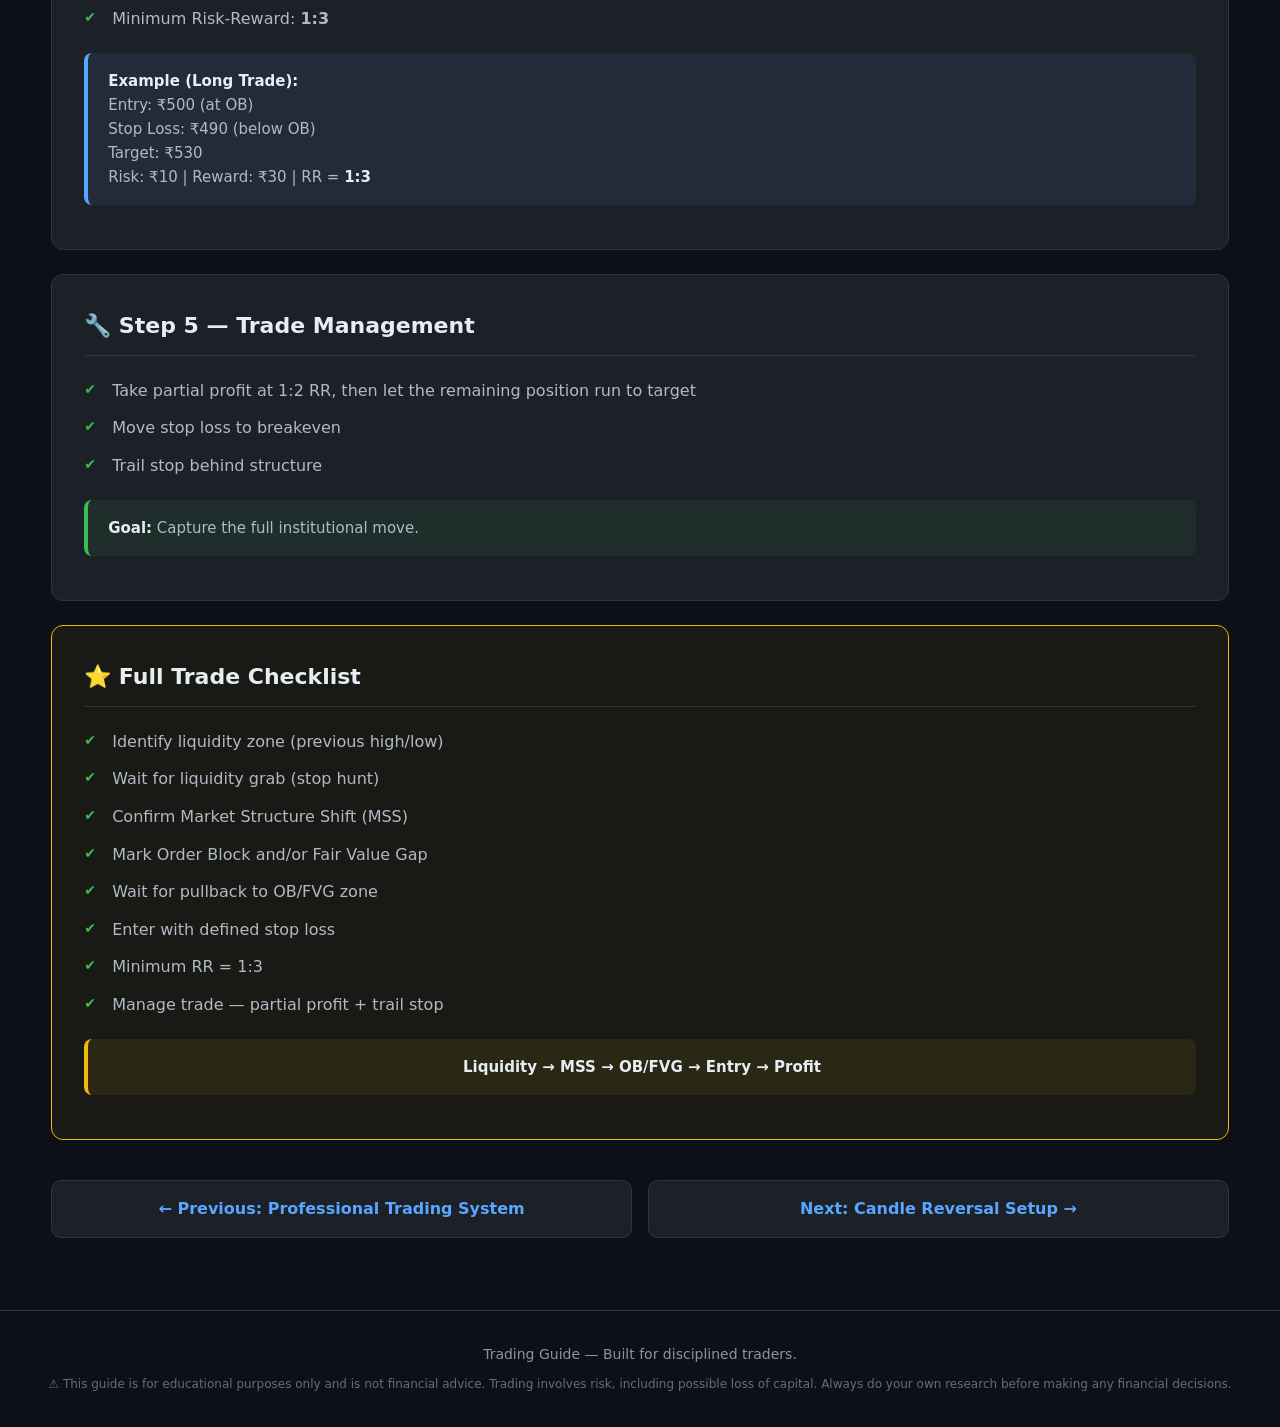
<file: TradingGuidePage3/TradingGuidePage3.html>
<!DOCTYPE html>
<html lang="en">
<head>
  <meta charset="UTF-8">
  <link rel="icon" type="image/svg+xml" href="../favicon.svg">
  <meta name="viewport" content="width=device-width, initial-scale=1.0">
  <title>Institutional Price Action Strategy — Trading Guide</title>
  <link rel="stylesheet" href="../styles.css">
</head>
<body>

  <nav class="navbar">
    <div class="navbar-inner">
      <a href="../index.html" class="nav-logo"><span aria-hidden="true">📈</span> Trading <span>Guide</span></a>
      <button class="nav-toggle" onclick="document.querySelector('.nav-links').classList.toggle('open')" aria-label="Toggle menu">
        <span></span><span></span><span></span>
      </button>
      <ul class="nav-links">
        <li><a href="../index.html">Home</a></li>
        <li><a href="../TradingGuidePage1/TradingGuidePage1.html">Basics</a></li>
        <li><a href="../TradingGuidePage2/TradingGuidePage2.html">System</a></li>
        <li><a href="TradingGuidePage3.html" class="active">Price Action</a></li>
        <li><a href="../TradingGuidePage4/TradingGuidePage4.html">4-Candle</a></li>
        <li><a href="../TradingGuidePage5/TradingGuidePage5.html">Cycles</a></li>
        <li><a href="../TradingGuidePage6/TradingGuidePage6.html">PO3</a></li>
        <li><a href="../TradingGuidePage7/TradingGuidePage7.html">Strategies</a></li>
        <li><a href="../glossary.html">Glossary</a></li>
      </ul>
    </div>
  </nav>

  <main class="main-content">

    <h1 class="page-title"><span aria-hidden="true">🏦</span> Institutional Price Action Strategy</h1>
    <p class="page-subtitle">Learn how institutions move the market — liquidity grabs, market structure shifts, order blocks, and fair value gaps.</p>

    <div class="toc">
      <h3>📋 Table of Contents</h3>
      <ol>
        <li><a href="#intro">Strategy Overview</a></li>
        <li><a href="#liquidity">Step 1 — Liquidity Grab</a></li>
        <li><a href="#mss">Step 2 — Market Structure Shift (MSS)</a></li>
        <li><a href="#entry">Step 3 — Institutional Entry (Pullback)</a></li>
        <li><a href="#execution">Step 4 — Trade Execution</a></li>
        <li><a href="#management">Step 5 — Trade Management</a></li>
        <li><a href="#checklist">Full Trade Checklist</a></li>
      </ol>
    </div>

    <div class="section-card" id="intro">
      <h2><span aria-hidden="true">📌</span> Strategy Overview</h2>
      <p>This strategy works best on:</p>
      <ul class="checklist">
        <li>BTC / Crypto</li>
        <li>Nifty / BankNifty</li>
        <li>Forex</li>
        <li>High-volume stocks</li>
      </ul>
      <div class="callout callout-gold mt-2">
        Best timeframe: <strong>15m for structure + 5m for entry</strong>
      </div>
    </div>

    <div class="section-card" id="liquidity">
      <h2><span aria-hidden="true">💧</span> Step 1 — Liquidity Grab</h2>
      <img src="images/image10.png" alt="Liquidity Grab Chart">
      <img src="images/image2.png" alt="Bullish FVG">
      <img src="images/image6.png" alt="Stop Hunting">
      <img src="images/image8.png" alt="Liquidity Example">

      <p>Markets move where <strong><a href="../glossary.html#liquidity">liquidity</a> exists</strong>.</p>
      <div class="callout callout-blue">
        Liquidity = <strong>stop losses of retail traders</strong>
      </div>
      <p>Institutions push price to these areas to trigger stops.</p>

      <h3>Common liquidity zones:</h3>
      <ul class="checklist">
        <li>Previous High</li>
        <li>Previous Low</li>
        <li>Equal Highs</li>
        <li>Equal Lows</li>
        <li>Support / Resistance</li>
      </ul>

      <h3 class="mt-2">Example:</h3>
      <h3 class="text-muted">Retail traders:</h3>
      <ul class="checklist">
        <li>Buy breakout above resistance</li>
        <li>Place stop below support</li>
      </ul>
      <h3 class="text-gold mt-2">Institutions:</h3>
      <ul class="checklist">
        <li>Push price above resistance</li>
        <li>Trigger breakout buyers</li>
        <li>Then reverse the market</li>
      </ul>

      <div class="callout callout-red mt-2">
        This is called a <strong>Stop Hunt</strong>.
      </div>
      <p>Your job:</p>
      <p>✔ Identify where stops are located.</p>
    </div>

    <div class="section-card" id="mss">
      <h2><span aria-hidden="true">🔄</span> Step 2 — Market Structure Shift (MSS)</h2>
      <img src="images/image5.png" alt="MSS Chart">
      <img src="images/image11.jpg" alt="MSS Example">
      <img src="images/image1.png" alt="Structure Break">

      <p>After liquidity is taken, watch for a <strong><a href="../glossary.html#mss">Market Structure Shift</a></strong>.</p>

      <h3>Example — Downtrend structure:</h3>
      <p>Lower High → Lower Low</p>
      <p>Then suddenly the price breaks the <strong>last lower high</strong>.</p>

      <div class="callout callout-gold">
        That means: <strong>Market Structure Shift (MSS)</strong>
      </div>

      <p>Now institutions are likely <strong>changing direction</strong>.</p>

      <h3>Signs of MSS:</h3>
      <ul class="checklist">
        <li>Strong impulse move</li>
        <li>Break of previous structure</li>
        <li>Large momentum candles</li>
      </ul>

      <div class="callout callout-green mt-2">
        This tells you: <strong>Trend reversal may start.</strong>
      </div>
    </div>

    <div class="section-card" id="entry">
      <h2><span aria-hidden="true">🎯</span> Step 3 — Institutional Entry (Pullback)</h2>
      <img src="images/image7.jpg" alt="Order Block">
      <img src="images/image9.png" alt="FVG Example">
      <img src="images/image4.png" alt="Pullback Entry">
      <img src="images/image3.png" alt="Entry Zone">

      <p>After MSS, <strong>don't chase</strong>. Wait for pullback to:</p>
      <ul class="checklist">
        <li><strong><a href="../glossary.html#order-block">Order Block (OB)</a></strong> — the last opposite candle before the impulse move</li>
        <li><strong><a href="../glossary.html#fair-value-gap">Fair Value Gap (FVG)</a></strong> — 3-candle imbalance where the middle candle is strong (bullish: candle 1 high to candle 3 low, bearish: candle 1 low to candle 3 high)</li>
        <li><strong>50% retracement</strong> of the impulse move</li>
      </ul>

      <h3 class="mt-2">Order Block Rules:</h3>
      <ul class="checklist">
        <li>Must be followed by a strong impulse move</li>
        <li>Must break structure</li>
        <li>Entry at OB zone on pullback</li>
      </ul>

      <h3 class="mt-2">Fair Value Gap:</h3>
      <ul class="checklist">
        <li>3-candle pattern where the middle candle is very large/strong</li>
        <li>Bullish FVG: gap between candle 1 high and candle 3 low; Bearish FVG: gap between candle 1 low and candle 3 high</li>
        <li>Price tends to return and fill this gap</li>
      </ul>

      <div class="callout callout-gold mt-2">
        <strong>Best entry = OB + FVG overlap</strong>. This gives the highest probability.
      </div>
    </div>

    <div class="section-card" id="execution">
      <h2><span aria-hidden="true">⚡</span> Step 4 — Trade Execution</h2>
      <ul class="checklist">
        <li>Entry: At OB/FVG zone after pullback</li>
        <li>Stop Loss: Below/above the OB zone</li>
        <li>Target 1: Previous high/low</li>
        <li>Target 2: Next liquidity zone</li>
        <li>Minimum Risk-Reward: <strong>1:3</strong></li>
      </ul>

      <div class="callout callout-blue mt-2">
        <strong>Example (Long Trade):</strong><br>
        Entry: ₹500 (at OB)<br>
        Stop Loss: ₹490 (below OB)<br>
        Target: ₹530<br>
        Risk: ₹10 | Reward: ₹30 | RR = <strong>1:3</strong>
      </div>
    </div>

    <div class="section-card" id="management">
      <h2><span aria-hidden="true">🔧</span> Step 5 — Trade Management</h2>
      <ul class="checklist">
        <li>Take partial profit at 1:2 RR, then let the remaining position run to target</li>
        <li>Move stop loss to breakeven</li>
        <li>Trail stop behind structure</li>
      </ul>
      <div class="callout callout-green mt-2">
        <strong>Goal:</strong> Capture the full institutional move.
      </div>
    </div>

    <div class="section-card highlight-card" id="checklist">
      <h2><span aria-hidden="true">⭐</span> Full Trade Checklist</h2>
      <ul class="checklist">
        <li>Identify liquidity zone (previous high/low)</li>
        <li>Wait for liquidity grab (stop hunt)</li>
        <li>Confirm Market Structure Shift (MSS)</li>
        <li>Mark Order Block and/or Fair Value Gap</li>
        <li>Wait for pullback to OB/FVG zone</li>
        <li>Enter with defined stop loss</li>
        <li>Minimum RR = 1:3</li>
        <li>Manage trade — partial profit + trail stop</li>
      </ul>
      <div class="callout callout-gold mt-2 text-center">
        <strong>Liquidity → MSS → OB/FVG → Entry → Profit</strong>
      </div>
    </div>

    <div class="page-nav">
      <a href="../TradingGuidePage2/TradingGuidePage2.html">← Previous: Professional Trading System</a>
      <a href="../TradingGuidePage4/TradingGuidePage4.html">Next: Candle Reversal Setup →</a>
    </div>

  </main>

  <footer class="footer">
    <p>Trading Guide — Built for disciplined traders.</p>
    <p class="disclaimer">⚠ This guide is for educational purposes only and is not financial advice. Trading involves risk, including possible loss of capital. Always do your own research before making any financial decisions.</p>
  </footer>

</body>
</html>
</file>
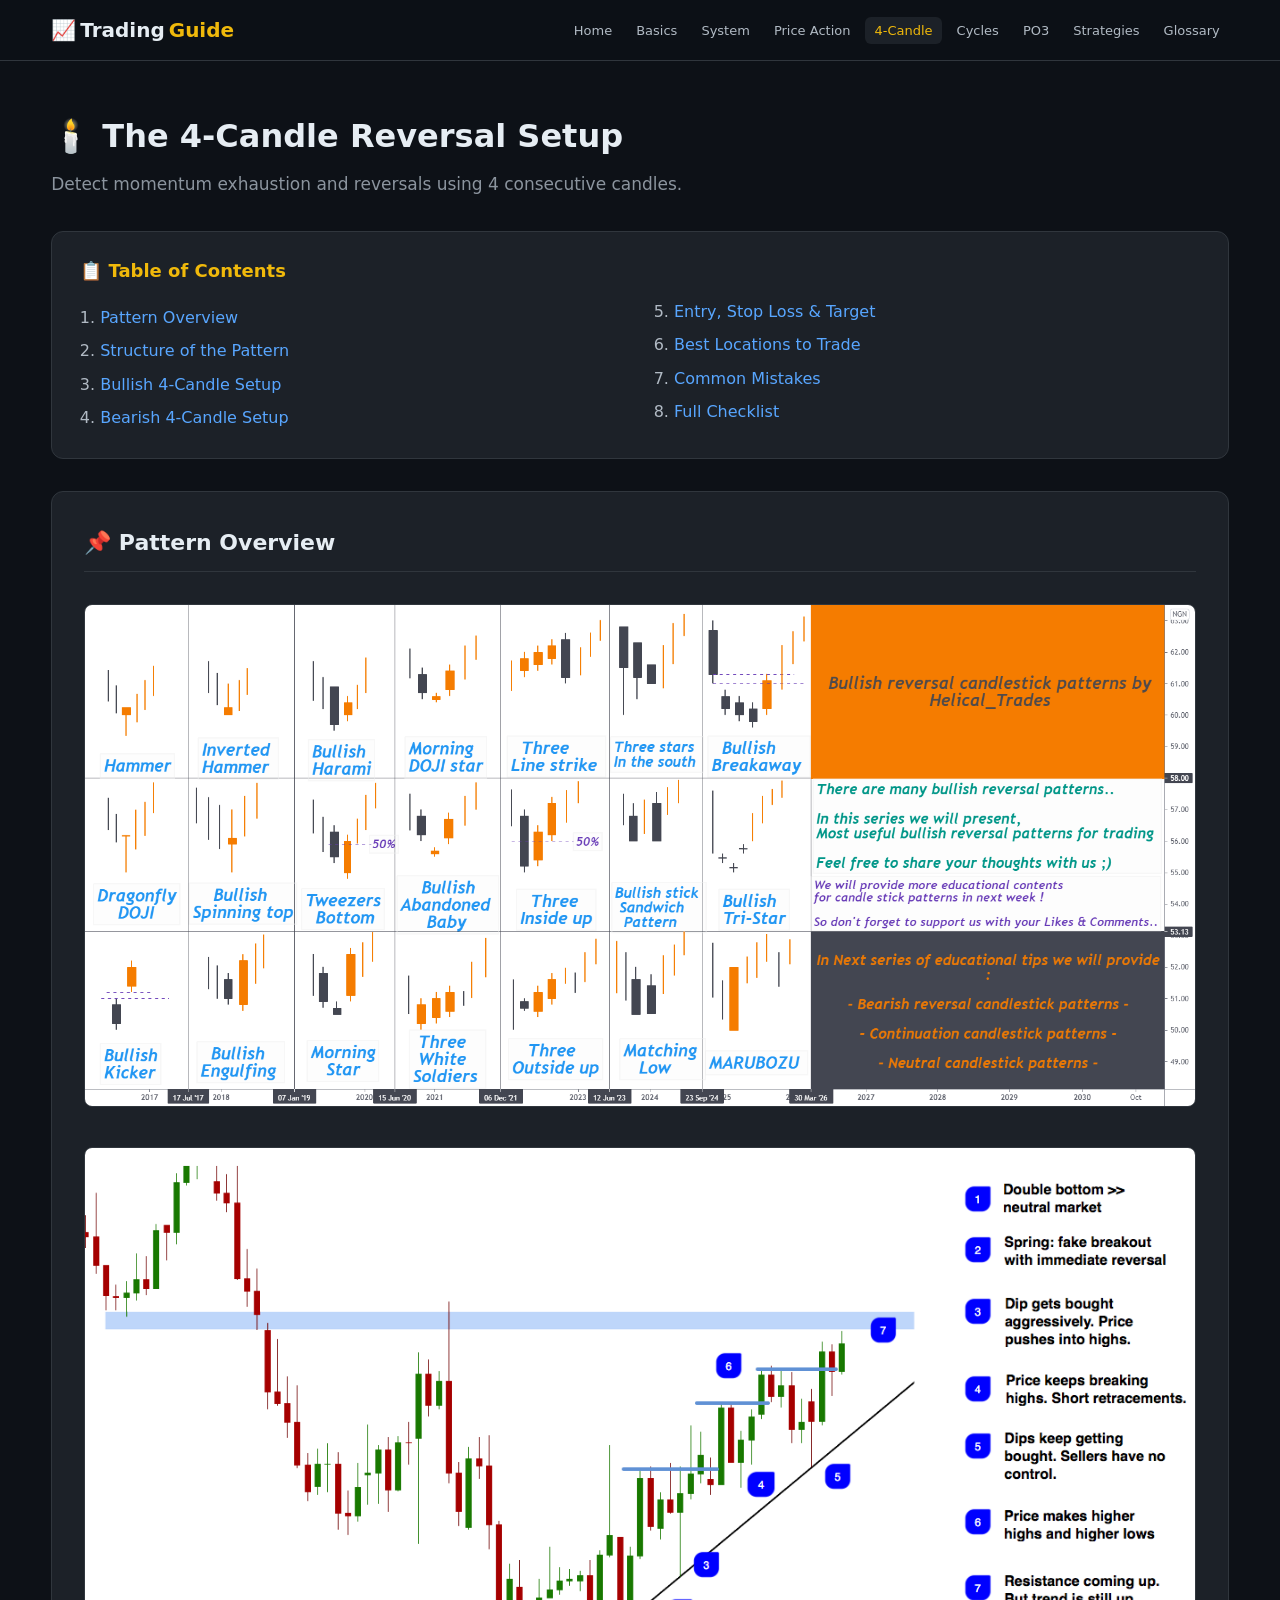
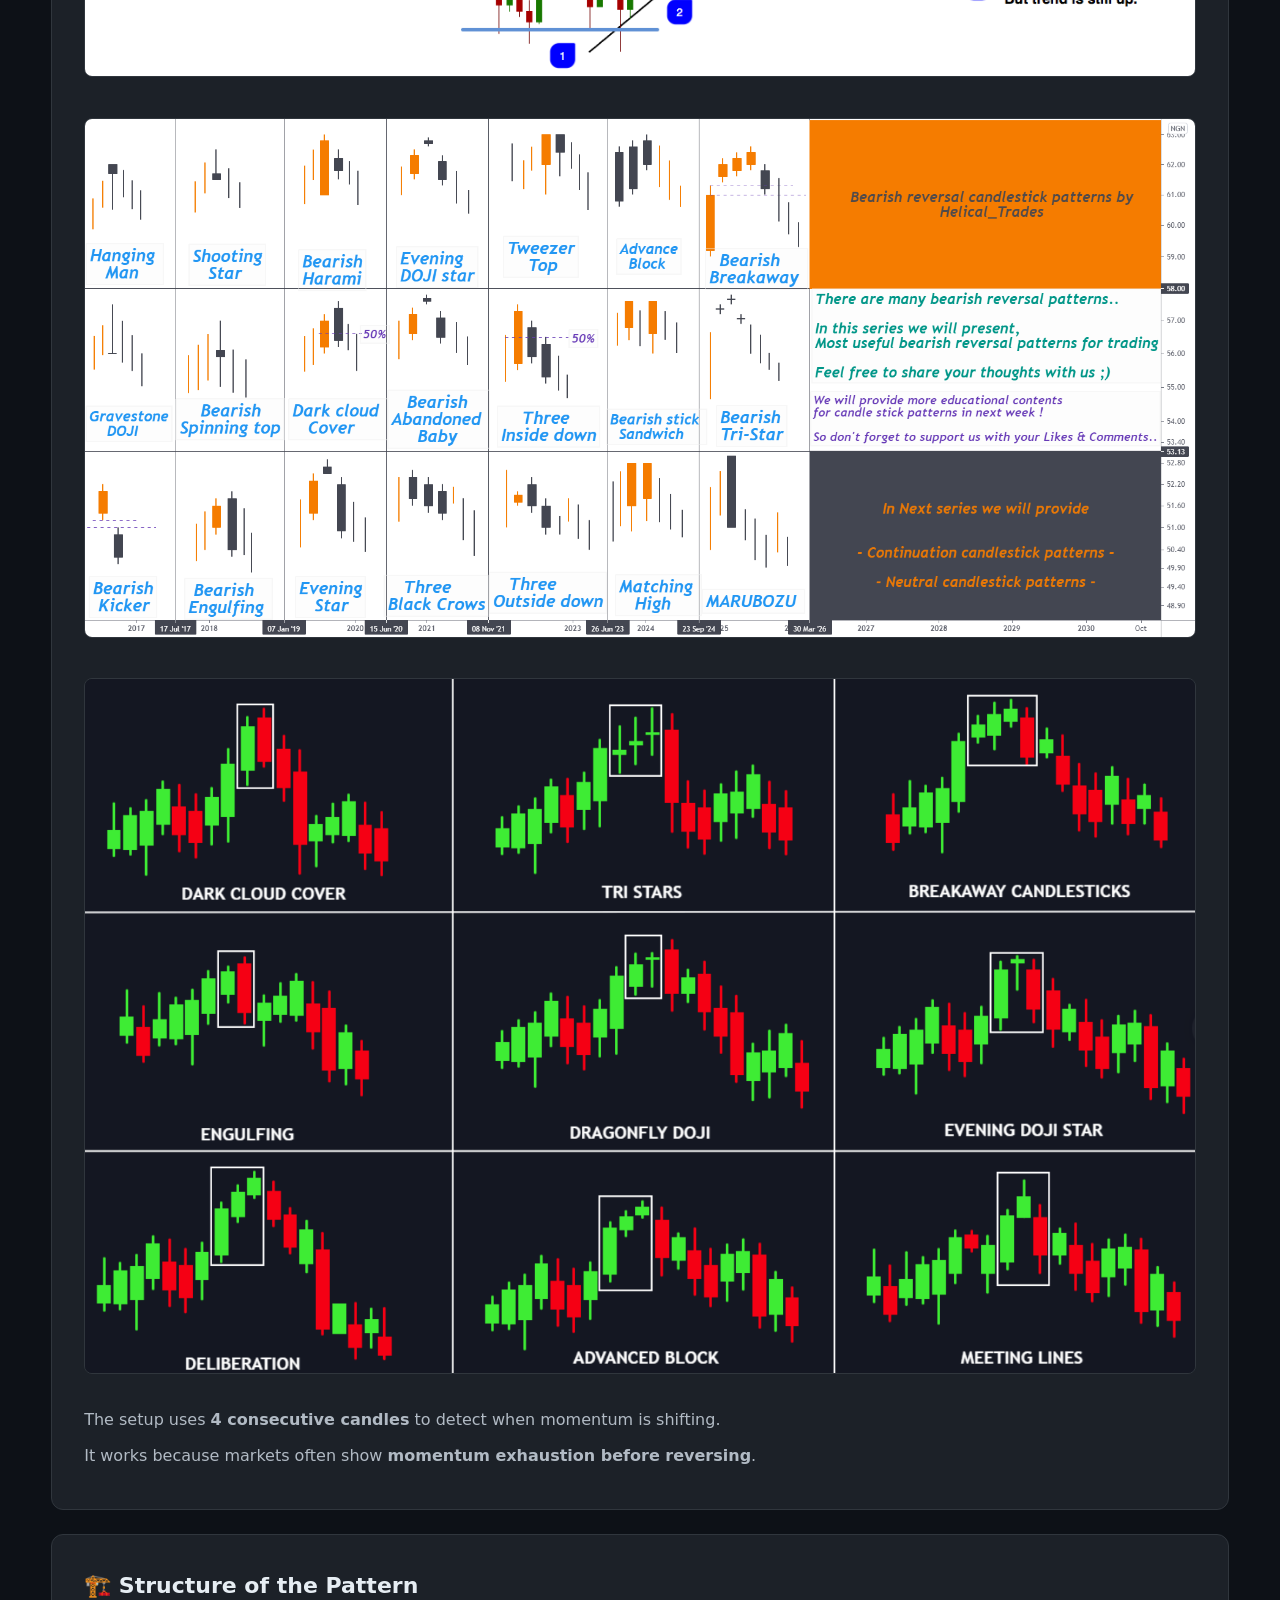
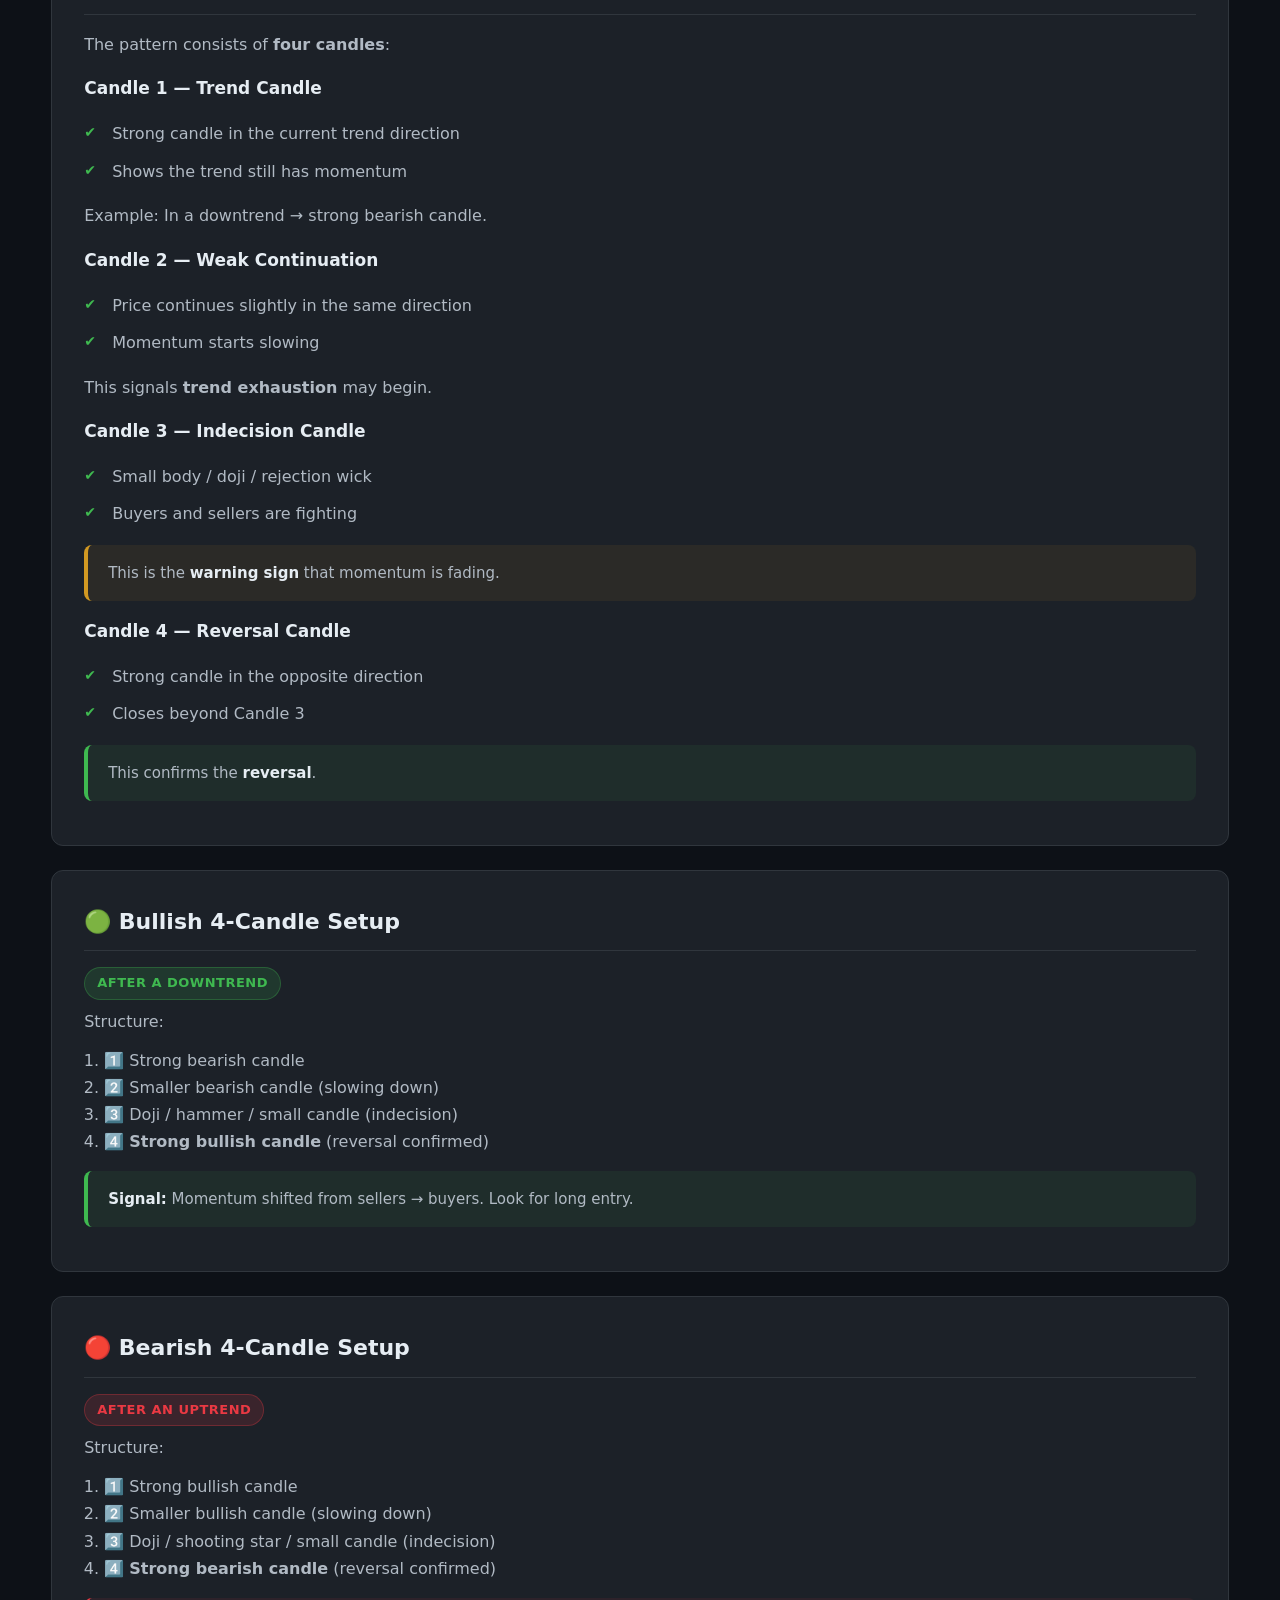
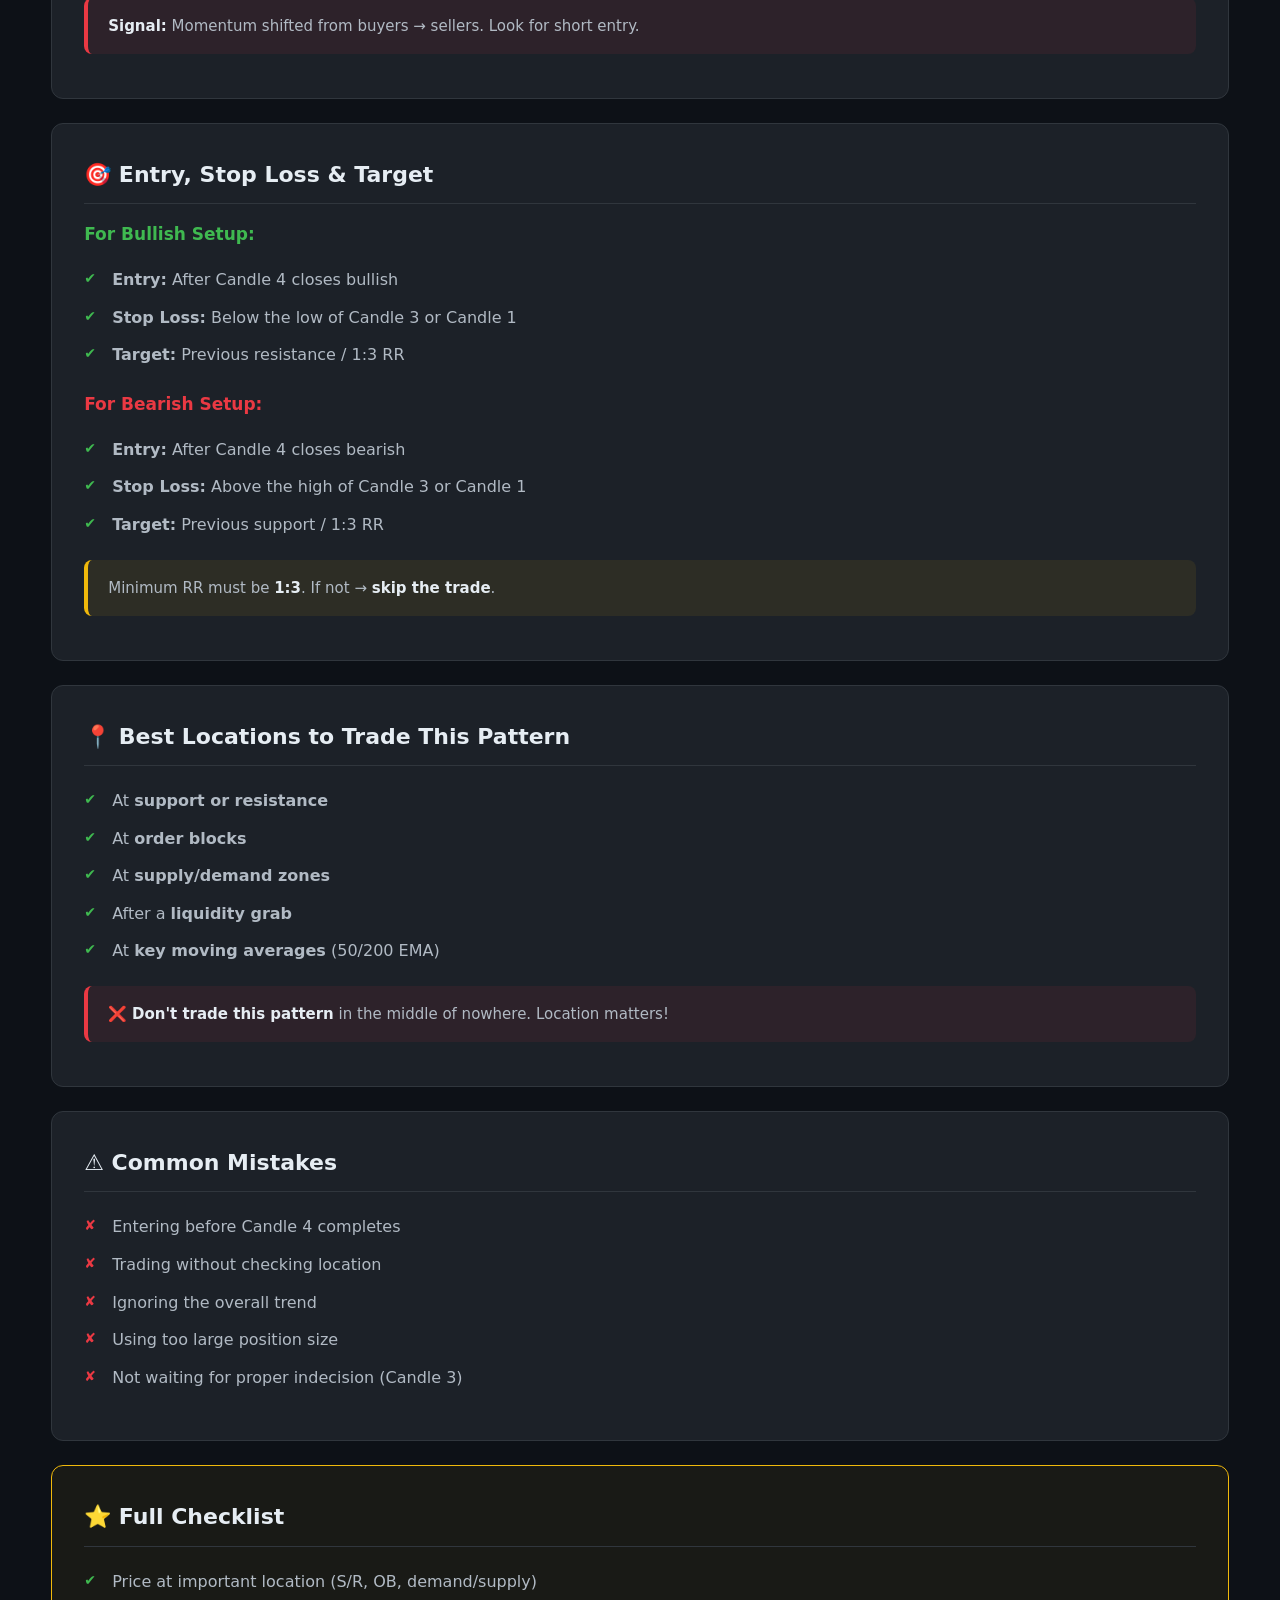
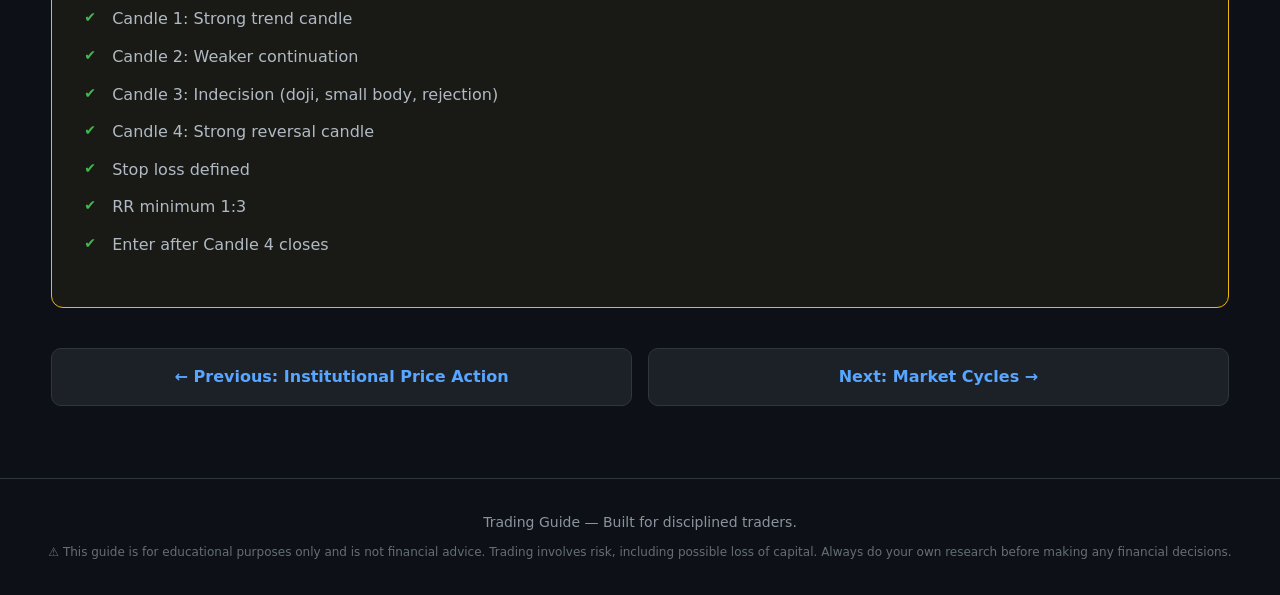
<file: TradingGuidePage4/TradingGuidePage4.html>
<!DOCTYPE html>
<html lang="en">
<head>
  <meta charset="UTF-8">
  <link rel="icon" type="image/svg+xml" href="../favicon.svg">
  <meta name="viewport" content="width=device-width, initial-scale=1.0">
  <title>The 4-Candle Reversal Setup — Trading Guide</title>
  <link rel="stylesheet" href="../styles.css">
</head>
<body>

  <nav class="navbar">
    <div class="navbar-inner">
      <a href="../index.html" class="nav-logo"><span aria-hidden="true">📈</span> Trading <span>Guide</span></a>
      <button class="nav-toggle" onclick="document.querySelector('.nav-links').classList.toggle('open')" aria-label="Toggle menu">
        <span></span><span></span><span></span>
      </button>
      <ul class="nav-links">
        <li><a href="../index.html">Home</a></li>
        <li><a href="../TradingGuidePage1/TradingGuidePage1.html">Basics</a></li>
        <li><a href="../TradingGuidePage2/TradingGuidePage2.html">System</a></li>
        <li><a href="../TradingGuidePage3/TradingGuidePage3.html">Price Action</a></li>
        <li><a href="TradingGuidePage4.html" class="active">4-Candle</a></li>
        <li><a href="../TradingGuidePage5/TradingGuidePage5.html">Cycles</a></li>
        <li><a href="../TradingGuidePage6/TradingGuidePage6.html">PO3</a></li>
        <li><a href="../TradingGuidePage7/TradingGuidePage7.html">Strategies</a></li>
        <li><a href="../glossary.html">Glossary</a></li>
      </ul>
    </div>
  </nav>

  <main class="main-content">

    <h1 class="page-title"><span aria-hidden="true">🕯️</span> The 4-Candle Reversal Setup</h1>
    <p class="page-subtitle">Detect momentum exhaustion and reversals using 4 consecutive candles.</p>

    <div class="toc">
      <h3>📋 Table of Contents</h3>
      <ol>
        <li><a href="#overview">Pattern Overview</a></li>
        <li><a href="#structure">Structure of the Pattern</a></li>
        <li><a href="#bullish">Bullish 4-Candle Setup</a></li>
        <li><a href="#bearish">Bearish 4-Candle Setup</a></li>
        <li><a href="#entry-rules">Entry, Stop Loss & Target</a></li>
        <li><a href="#best-locations">Best Locations to Trade</a></li>
        <li><a href="#mistakes">Common Mistakes</a></li>
        <li><a href="#checklist">Full Checklist</a></li>
      </ol>
    </div>

    <div class="section-card" id="overview">
      <h2><span aria-hidden="true">📌</span> Pattern Overview</h2>
      <img src="images/image2.png" alt="4-Candle Setup Example">
      <img src="images/image1.png" alt="Trend Price Action">
      <img src="images/image3.png" alt="Reversal Example">
      <img src="images/image4.png" alt="Setup Chart">

      <p>The setup uses <strong>4 consecutive candles</strong> to detect when momentum is shifting.</p>
      <p>It works because markets often show <strong>momentum exhaustion before reversing</strong>.</p>
    </div>

    <div class="section-card" id="structure">
      <h2><span aria-hidden="true">🏗️</span> Structure of the Pattern</h2>
      <p>The pattern consists of <strong>four candles</strong>:</p>

      <h3>Candle 1 — Trend Candle</h3>
      <ul class="checklist">
        <li>Strong candle in the current trend direction</li>
        <li>Shows the trend still has momentum</li>
      </ul>
      <p>Example: In a downtrend → strong bearish candle.</p>

      <h3 class="mt-2">Candle 2 — Weak Continuation</h3>
      <ul class="checklist">
        <li>Price continues slightly in the same direction</li>
        <li>Momentum starts slowing</li>
      </ul>
      <p>This signals <strong>trend exhaustion</strong> may begin.</p>

      <h3 class="mt-2">Candle 3 — Indecision Candle</h3>
      <ul class="checklist">
        <li>Small body / doji / rejection wick</li>
        <li>Buyers and sellers are fighting</li>
      </ul>
      <div class="callout callout-warn">
        This is the <strong>warning sign</strong> that momentum is fading.
      </div>

      <h3 class="mt-2">Candle 4 — Reversal Candle</h3>
      <ul class="checklist">
        <li>Strong candle in the opposite direction</li>
        <li>Closes beyond Candle 3</li>
      </ul>
      <div class="callout callout-green">
        This confirms the <strong>reversal</strong>.
      </div>
    </div>

    <div class="section-card" id="bullish">
      <h2><span aria-hidden="true">🟢</span> Bullish 4-Candle Setup</h2>
      <span class="label label-bullish">After a Downtrend</span>
      <p>Structure:</p>
      <ol class="note-list">
        <li>1️⃣ Strong bearish candle</li>
        <li>2️⃣ Smaller bearish candle (slowing down)</li>
        <li>3️⃣ Doji / hammer / small candle (indecision)</li>
        <li>4️⃣ <strong>Strong bullish candle</strong> (reversal confirmed)</li>
      </ol>
      <div class="callout callout-green mt-2">
        <strong>Signal:</strong> Momentum shifted from sellers → buyers. Look for long entry.
      </div>
    </div>

    <div class="section-card" id="bearish">
      <h2><span aria-hidden="true">🔴</span> Bearish 4-Candle Setup</h2>
      <span class="label label-bearish">After an Uptrend</span>
      <p>Structure:</p>
      <ol class="note-list">
        <li>1️⃣ Strong bullish candle</li>
        <li>2️⃣ Smaller bullish candle (slowing down)</li>
        <li>3️⃣ Doji / shooting star / small candle (indecision)</li>
        <li>4️⃣ <strong>Strong bearish candle</strong> (reversal confirmed)</li>
      </ol>
      <div class="callout callout-red mt-2">
        <strong>Signal:</strong> Momentum shifted from buyers → sellers. Look for short entry.
      </div>
    </div>

    <div class="section-card" id="entry-rules">
      <h2><span aria-hidden="true">🎯</span> Entry, Stop Loss & Target</h2>

      <h3 class="text-green">For Bullish Setup:</h3>
      <ul class="checklist">
        <li><strong>Entry:</strong> After Candle 4 closes bullish</li>
        <li><strong>Stop Loss:</strong> Below the low of Candle 3 or Candle 1</li>
        <li><strong>Target:</strong> Previous resistance / 1:3 RR</li>
      </ul>

      <h3 class="text-red mt-2">For Bearish Setup:</h3>
      <ul class="checklist">
        <li><strong>Entry:</strong> After Candle 4 closes bearish</li>
        <li><strong>Stop Loss:</strong> Above the high of Candle 3 or Candle 1</li>
        <li><strong>Target:</strong> Previous support / 1:3 RR</li>
      </ul>

      <div class="callout callout-gold mt-2">
        Minimum RR must be <strong>1:3</strong>. If not → <strong>skip the trade</strong>.
      </div>
    </div>

    <div class="section-card" id="best-locations">
      <h2><span aria-hidden="true">📍</span> Best Locations to Trade This Pattern</h2>
      <ul class="checklist">
        <li>At <strong>support or resistance</strong></li>
        <li>At <strong>order blocks</strong></li>
        <li>At <strong>supply/demand zones</strong></li>
        <li>After a <strong>liquidity grab</strong></li>
        <li>At <strong>key moving averages</strong> (50/200 EMA)</li>
      </ul>
      <div class="callout callout-red mt-2">
        ❌ <strong>Don't trade this pattern</strong> in the middle of nowhere. Location matters!
      </div>
    </div>

    <div class="section-card" id="mistakes">
      <h2><span aria-hidden="true">⚠️</span> Common Mistakes</h2>
      <ul class="checklist checklist-bad">
        <li>Entering before Candle 4 completes</li>
        <li>Trading without checking location</li>
        <li>Ignoring the overall trend</li>
        <li>Using too large position size</li>
        <li>Not waiting for proper indecision (Candle 3)</li>
      </ul>
    </div>

    <div class="section-card highlight-card" id="checklist">
      <h2><span aria-hidden="true">⭐</span> Full Checklist</h2>
      <ul class="checklist">
        <li>Price at important location (S/R, OB, demand/supply)</li>
        <li>Candle 1: Strong trend candle</li>
        <li>Candle 2: Weaker continuation</li>
        <li>Candle 3: Indecision (doji, small body, rejection)</li>
        <li>Candle 4: Strong reversal candle</li>
        <li>Stop loss defined</li>
        <li>RR minimum 1:3</li>
        <li>Enter after Candle 4 closes</li>
      </ul>
    </div>

    <div class="page-nav">
      <a href="../TradingGuidePage3/TradingGuidePage3.html">← Previous: Institutional Price Action</a>
      <a href="../TradingGuidePage5/TradingGuidePage5.html">Next: Market Cycles →</a>
    </div>

  </main>

  <footer class="footer">
    <p>Trading Guide — Built for disciplined traders.</p>
    <p class="disclaimer">⚠ This guide is for educational purposes only and is not financial advice. Trading involves risk, including possible loss of capital. Always do your own research before making any financial decisions.</p>
  </footer>

</body>
</html>
</file>
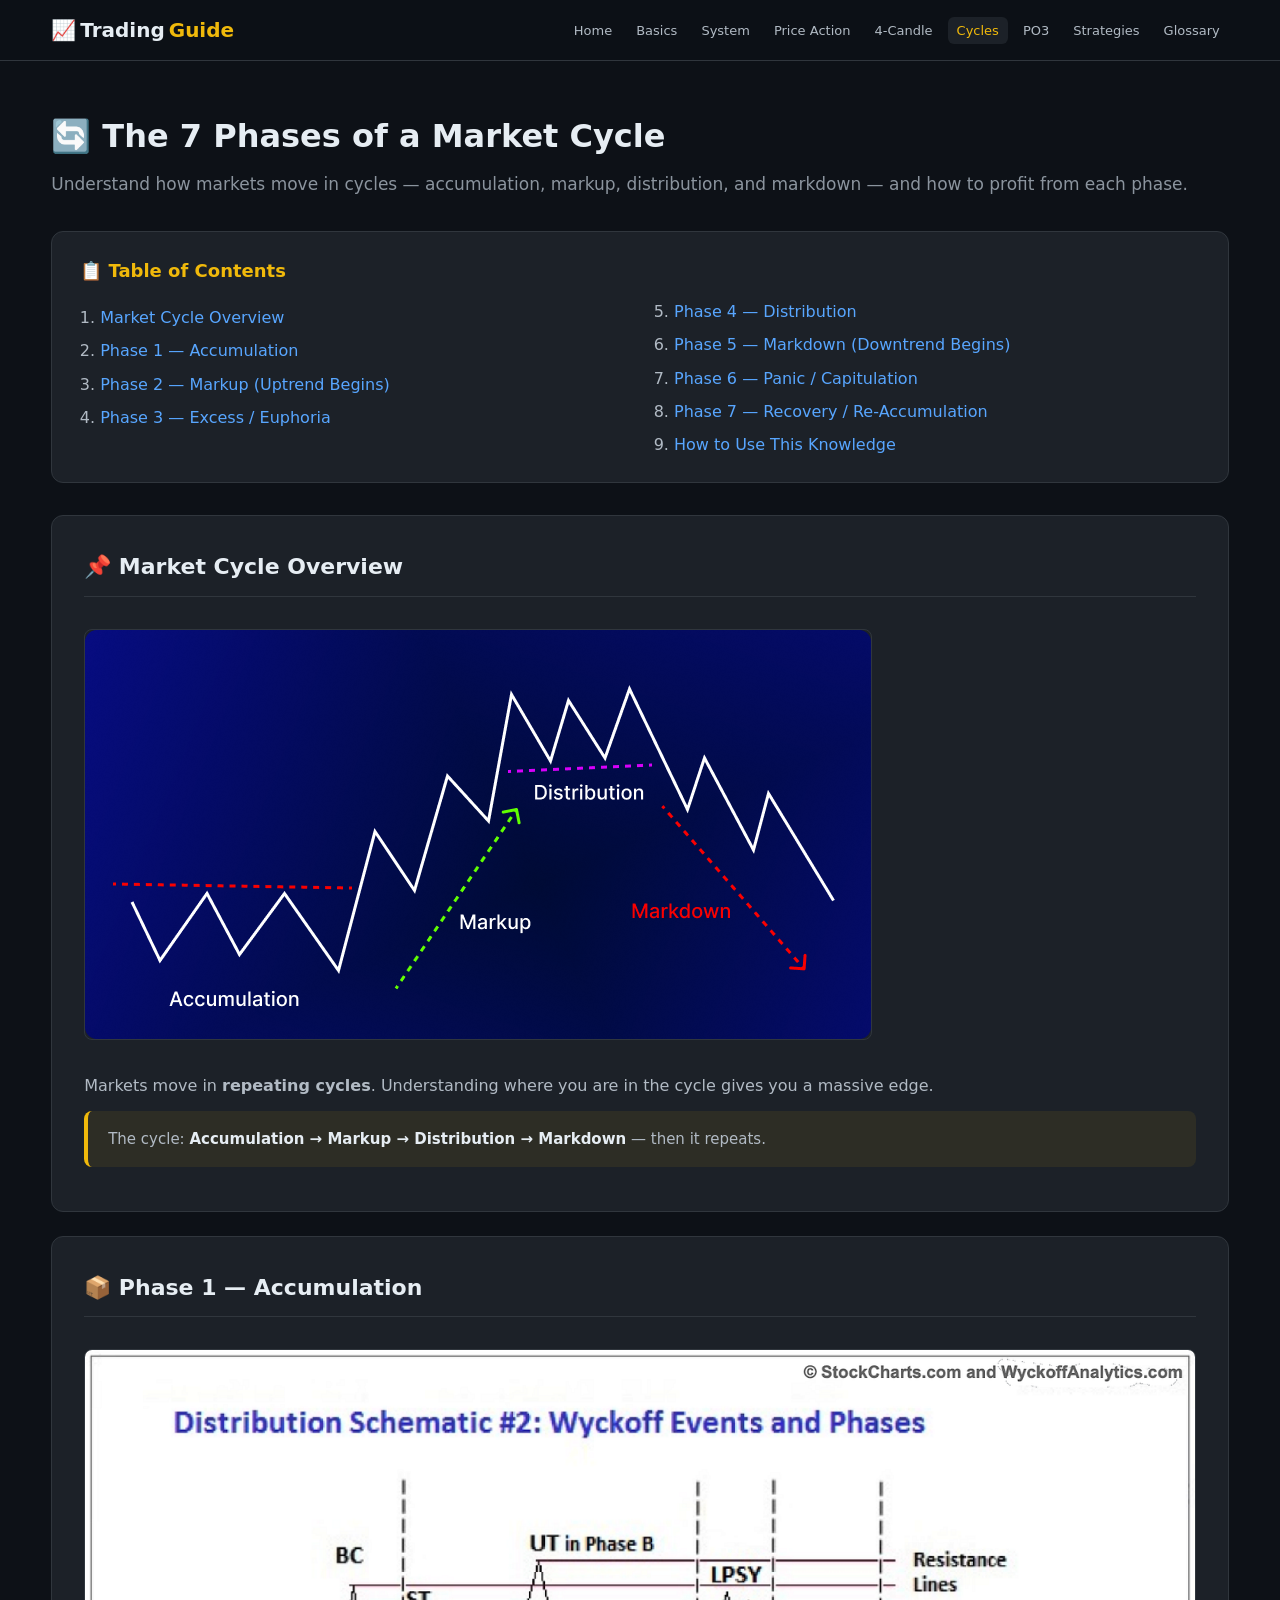
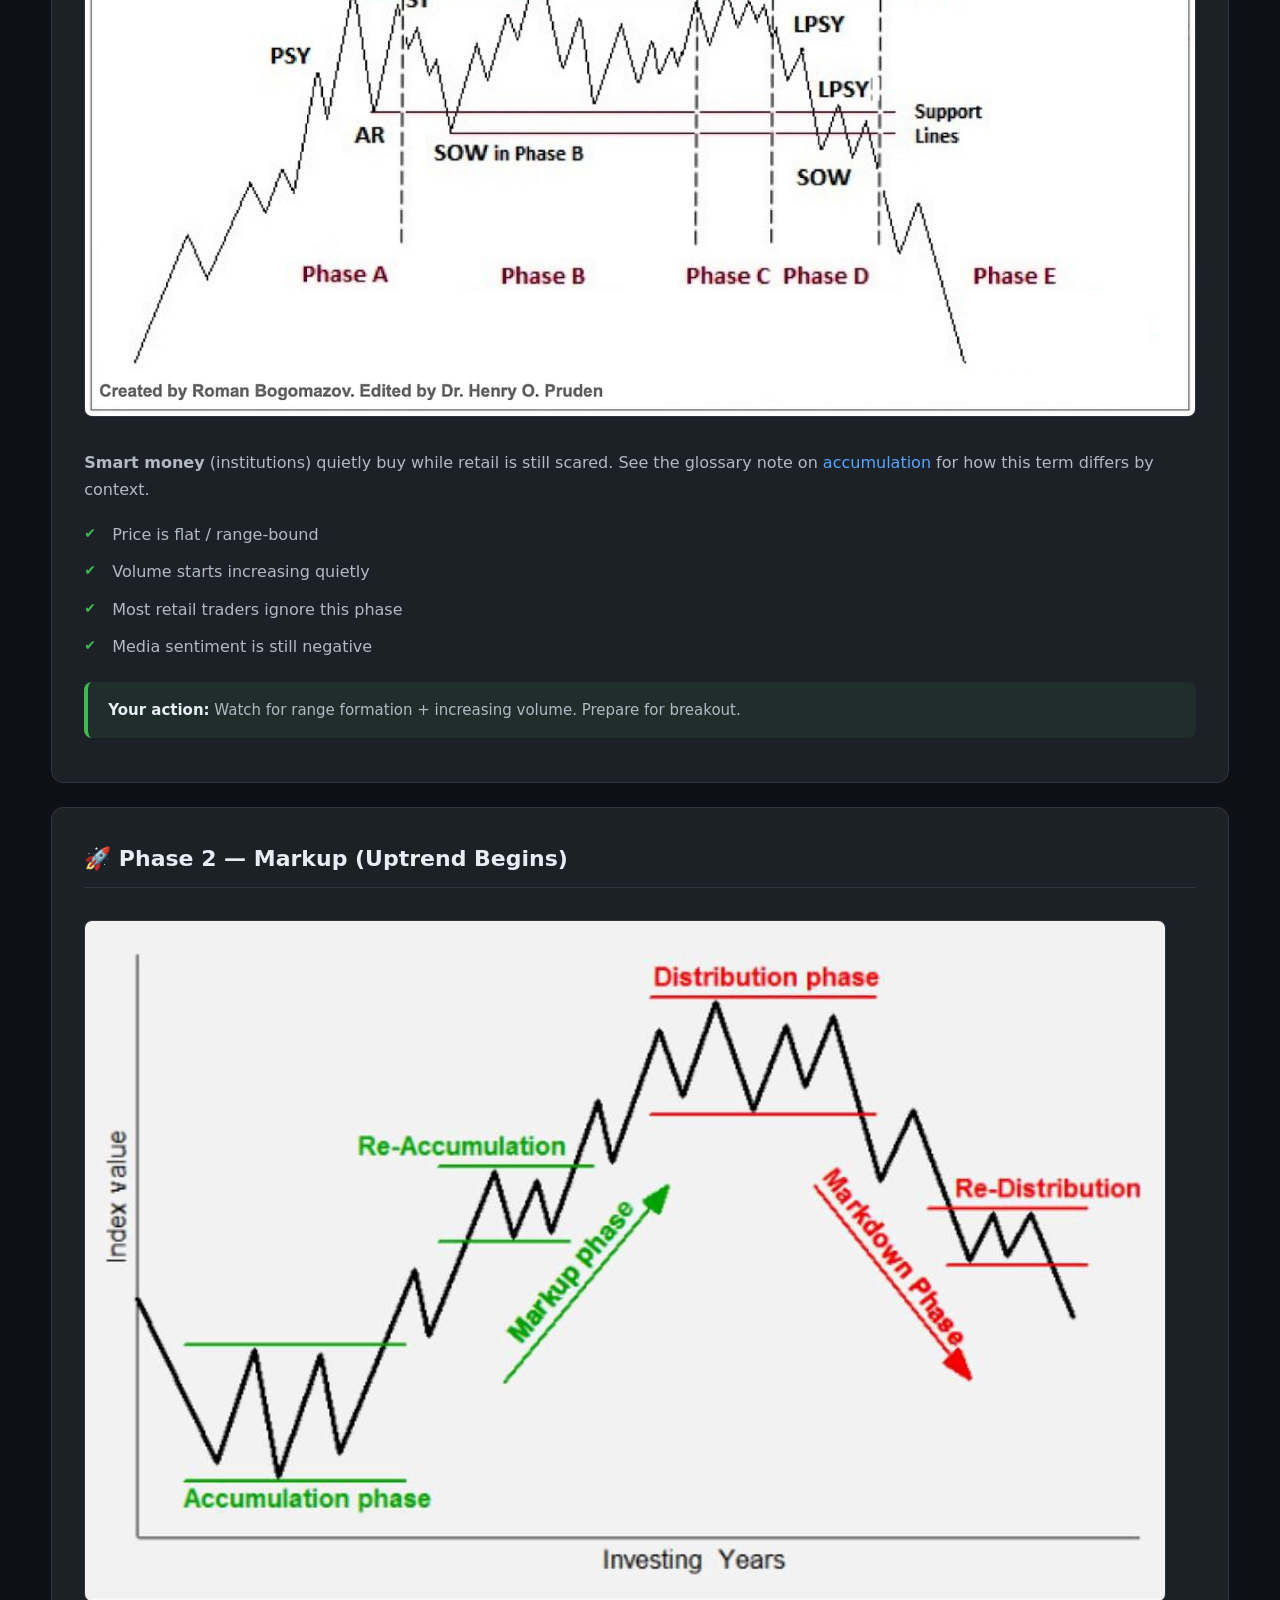
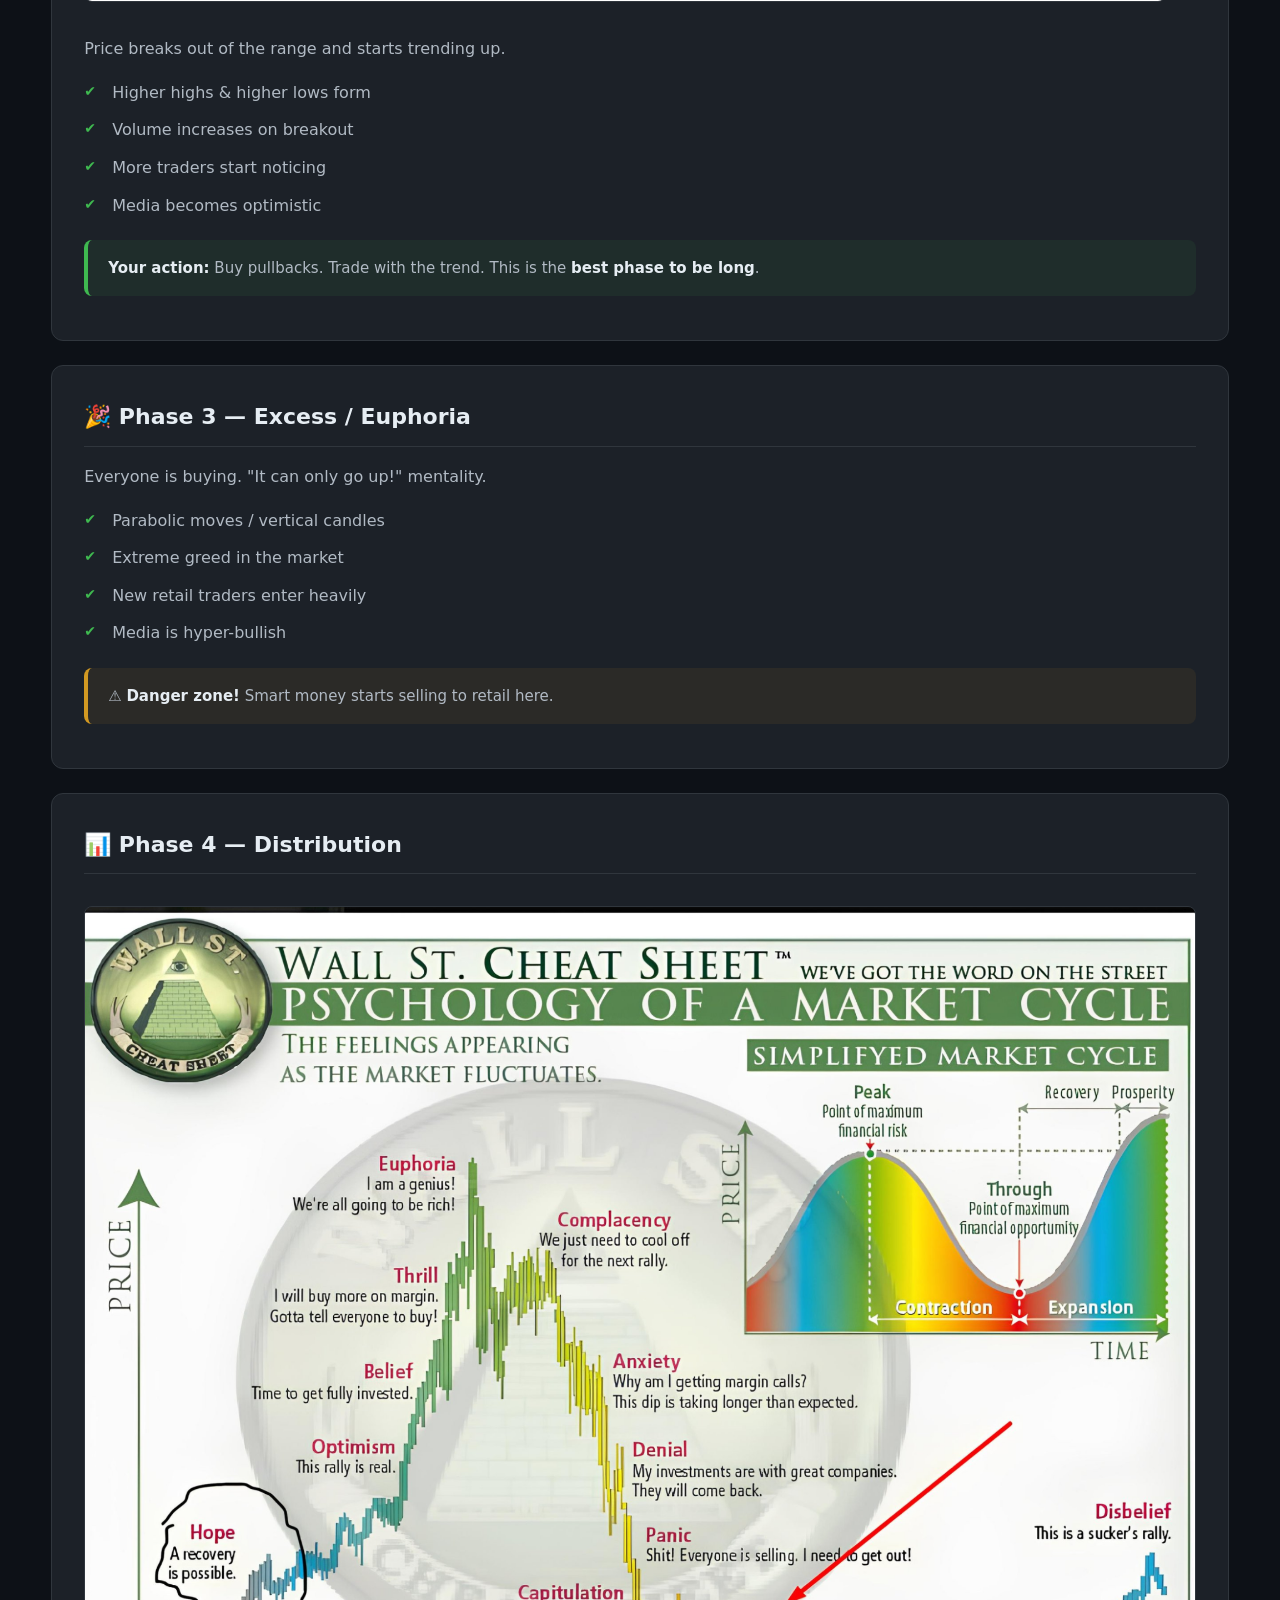
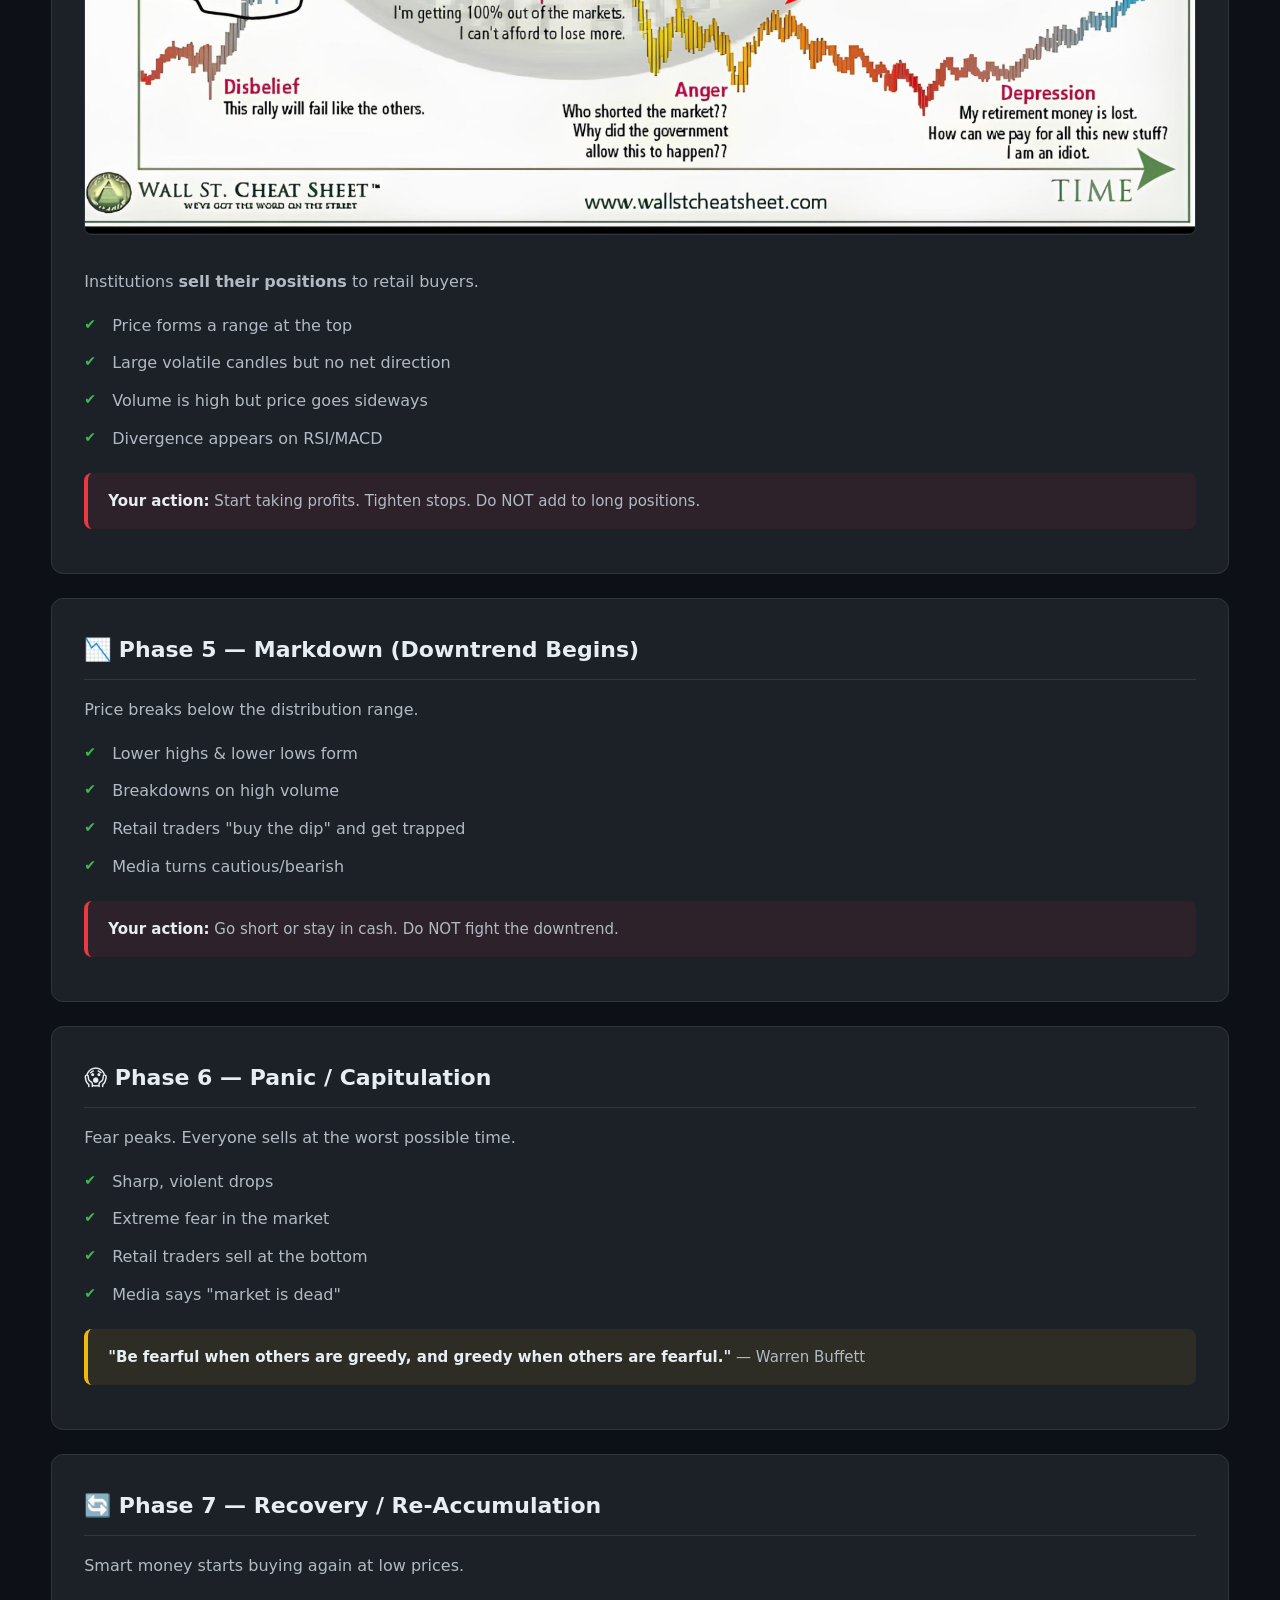
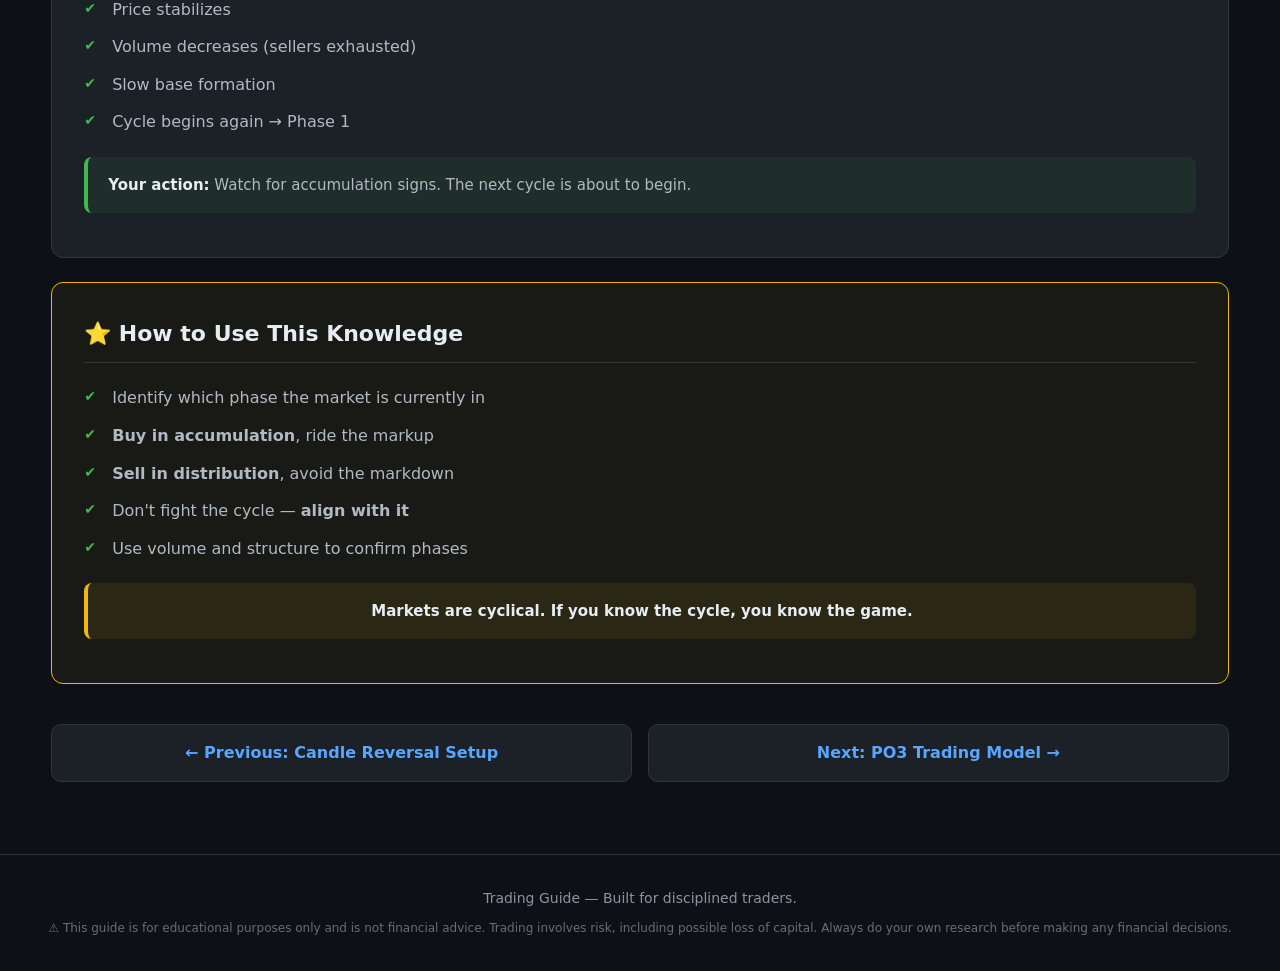
<file: TradingGuidePage5/TradingGuidePage5.html>
<!DOCTYPE html>
<html lang="en">
<head>
  <meta charset="UTF-8">
  <link rel="icon" type="image/svg+xml" href="../favicon.svg">
  <meta name="viewport" content="width=device-width, initial-scale=1.0">
  <title>The 7 Phases of a Market Cycle — Trading Guide</title>
  <link rel="stylesheet" href="../styles.css">
</head>
<body>

  <nav class="navbar">
    <div class="navbar-inner">
      <a href="../index.html" class="nav-logo"><span aria-hidden="true">📈</span> Trading <span>Guide</span></a>
      <button class="nav-toggle" onclick="document.querySelector('.nav-links').classList.toggle('open')" aria-label="Toggle menu">
        <span></span><span></span><span></span>
      </button>
      <ul class="nav-links">
        <li><a href="../index.html">Home</a></li>
        <li><a href="../TradingGuidePage1/TradingGuidePage1.html">Basics</a></li>
        <li><a href="../TradingGuidePage2/TradingGuidePage2.html">System</a></li>
        <li><a href="../TradingGuidePage3/TradingGuidePage3.html">Price Action</a></li>
        <li><a href="../TradingGuidePage4/TradingGuidePage4.html">4-Candle</a></li>
        <li><a href="TradingGuidePage5.html" class="active">Cycles</a></li>
        <li><a href="../TradingGuidePage6/TradingGuidePage6.html">PO3</a></li>
        <li><a href="../TradingGuidePage7/TradingGuidePage7.html">Strategies</a></li>
        <li><a href="../glossary.html">Glossary</a></li>
      </ul>
    </div>
  </nav>

  <main class="main-content">

    <h1 class="page-title"><span aria-hidden="true">🔄</span> The 7 Phases of a Market Cycle</h1>
    <p class="page-subtitle">Understand how markets move in cycles — accumulation, markup, distribution, and markdown — and how to profit from each phase.</p>

    <div class="toc">
      <h3>📋 Table of Contents</h3>
      <ol>
        <li><a href="#overview">Market Cycle Overview</a></li>
        <li><a href="#phase1">Phase 1 — Accumulation</a></li>
        <li><a href="#phase2">Phase 2 — Markup (Uptrend Begins)</a></li>
        <li><a href="#phase3">Phase 3 — Excess / Euphoria</a></li>
        <li><a href="#phase4">Phase 4 — Distribution</a></li>
        <li><a href="#phase5">Phase 5 — Markdown (Downtrend Begins)</a></li>
        <li><a href="#phase6">Phase 6 — Panic / Capitulation</a></li>
        <li><a href="#phase7">Phase 7 — Recovery / Re-Accumulation</a></li>
        <li><a href="#how-to-use">How to Use This Knowledge</a></li>
      </ol>
    </div>

    <div class="section-card" id="overview">
      <h2><span aria-hidden="true">📌</span> Market Cycle Overview</h2>
      <img src="images/image4.png" alt="Wyckoff Market Cycle">
      <p>Markets move in <strong>repeating cycles</strong>. Understanding where you are in the cycle gives you a massive edge.</p>
      <div class="callout callout-gold">
        The cycle: <strong>Accumulation → Markup → Distribution → Markdown</strong> — then it repeats.
      </div>
    </div>

    <div class="section-card" id="phase1">
      <h2><span aria-hidden="true">📦</span> Phase 1 — Accumulation</h2>
      <img src="images/image1.png" alt="Accumulation Phase">
      <p><strong>Smart money</strong> (institutions) quietly buy while retail is still scared. See the glossary note on <a href="../glossary.html#accumulation">accumulation</a> for how this term differs by context.</p>
      <ul class="checklist">
        <li>Price is flat / range-bound</li>
        <li>Volume starts increasing quietly</li>
        <li>Most retail traders ignore this phase</li>
        <li>Media sentiment is still negative</li>
      </ul>
      <div class="callout callout-green mt-2">
        <strong>Your action:</strong> Watch for range formation + increasing volume. Prepare for breakout.
      </div>
    </div>

    <div class="section-card" id="phase2">
      <h2><span aria-hidden="true">🚀</span> Phase 2 — Markup (Uptrend Begins)</h2>
      <img src="images/image3.jpg" alt="Markup Phase">
      <p>Price breaks out of the range and starts trending up.</p>
      <ul class="checklist">
        <li>Higher highs & higher lows form</li>
        <li>Volume increases on breakout</li>
        <li>More traders start noticing</li>
        <li>Media becomes optimistic</li>
      </ul>
      <div class="callout callout-green mt-2">
        <strong>Your action:</strong> Buy pullbacks. Trade with the trend. This is the <strong>best phase to be long</strong>.
      </div>
    </div>

    <div class="section-card" id="phase3">
      <h2><span aria-hidden="true">🎉</span> Phase 3 — Excess / Euphoria</h2>
      <p>Everyone is buying. "It can only go up!" mentality.</p>
      <ul class="checklist">
        <li>Parabolic moves / vertical candles</li>
        <li>Extreme greed in the market</li>
        <li>New retail traders enter heavily</li>
        <li>Media is hyper-bullish</li>
      </ul>
      <div class="callout callout-warn mt-2">
        ⚠ <strong>Danger zone!</strong> Smart money starts selling to retail here.
      </div>
    </div>

    <div class="section-card" id="phase4">
      <h2><span aria-hidden="true">📊</span> Phase 4 — Distribution</h2>
      <img src="images/image2.png" alt="Distribution Phase">
      <p>Institutions <strong>sell their positions</strong> to retail buyers.</p>
      <ul class="checklist">
        <li>Price forms a range at the top</li>
        <li>Large volatile candles but no net direction</li>
        <li>Volume is high but price goes sideways</li>
        <li>Divergence appears on RSI/MACD</li>
      </ul>
      <div class="callout callout-red mt-2">
        <strong>Your action:</strong> Start taking profits. Tighten stops. Do NOT add to long positions.
      </div>
    </div>

    <div class="section-card" id="phase5">
      <h2><span aria-hidden="true">📉</span> Phase 5 — Markdown (Downtrend Begins)</h2>
      <p>Price breaks below the distribution range.</p>
      <ul class="checklist">
        <li>Lower highs & lower lows form</li>
        <li>Breakdowns on high volume</li>
        <li>Retail traders "buy the dip" and get trapped</li>
        <li>Media turns cautious/bearish</li>
      </ul>
      <div class="callout callout-red mt-2">
        <strong>Your action:</strong> Go short or stay in cash. Do NOT fight the downtrend.
      </div>
    </div>

    <div class="section-card" id="phase6">
      <h2><span aria-hidden="true">😱</span> Phase 6 — Panic / Capitulation</h2>
      <p>Fear peaks. Everyone sells at the worst possible time.</p>
      <ul class="checklist">
        <li>Sharp, violent drops</li>
        <li>Extreme fear in the market</li>
        <li>Retail traders sell at the bottom</li>
        <li>Media says "market is dead"</li>
      </ul>
      <div class="callout callout-gold mt-2">
        <strong>"Be fearful when others are greedy, and greedy when others are fearful."</strong> — Warren Buffett
      </div>
    </div>

    <div class="section-card" id="phase7">
      <h2><span aria-hidden="true">🔄</span> Phase 7 — Recovery / Re-Accumulation</h2>
      <p>Smart money starts buying again at low prices.</p>
      <ul class="checklist">
        <li>Price stabilizes</li>
        <li>Volume decreases (sellers exhausted)</li>
        <li>Slow base formation</li>
        <li>Cycle begins again → Phase 1</li>
      </ul>
      <div class="callout callout-green mt-2">
        <strong>Your action:</strong> Watch for accumulation signs. The next cycle is about to begin.
      </div>
    </div>

    <div class="section-card highlight-card" id="how-to-use">
      <h2><span aria-hidden="true">⭐</span> How to Use This Knowledge</h2>
      <ul class="checklist">
        <li>Identify which phase the market is currently in</li>
        <li><strong>Buy in accumulation</strong>, ride the markup</li>
        <li><strong>Sell in distribution</strong>, avoid the markdown</li>
        <li>Don't fight the cycle — <strong>align with it</strong></li>
        <li>Use volume and structure to confirm phases</li>
      </ul>
      <div class="callout callout-gold mt-2 text-center">
        <strong>Markets are cyclical. If you know the cycle, you know the game.</strong>
      </div>
    </div>

    <div class="page-nav">
      <a href="../TradingGuidePage4/TradingGuidePage4.html">← Previous: Candle Reversal Setup</a>
      <a href="../TradingGuidePage6/TradingGuidePage6.html">Next: PO3 Trading Model →</a>
    </div>

  </main>

  <footer class="footer">
    <p>Trading Guide — Built for disciplined traders.</p>
    <p class="disclaimer">⚠ This guide is for educational purposes only and is not financial advice. Trading involves risk, including possible loss of capital. Always do your own research before making any financial decisions.</p>
  </footer>

</body>
</html>
</file>
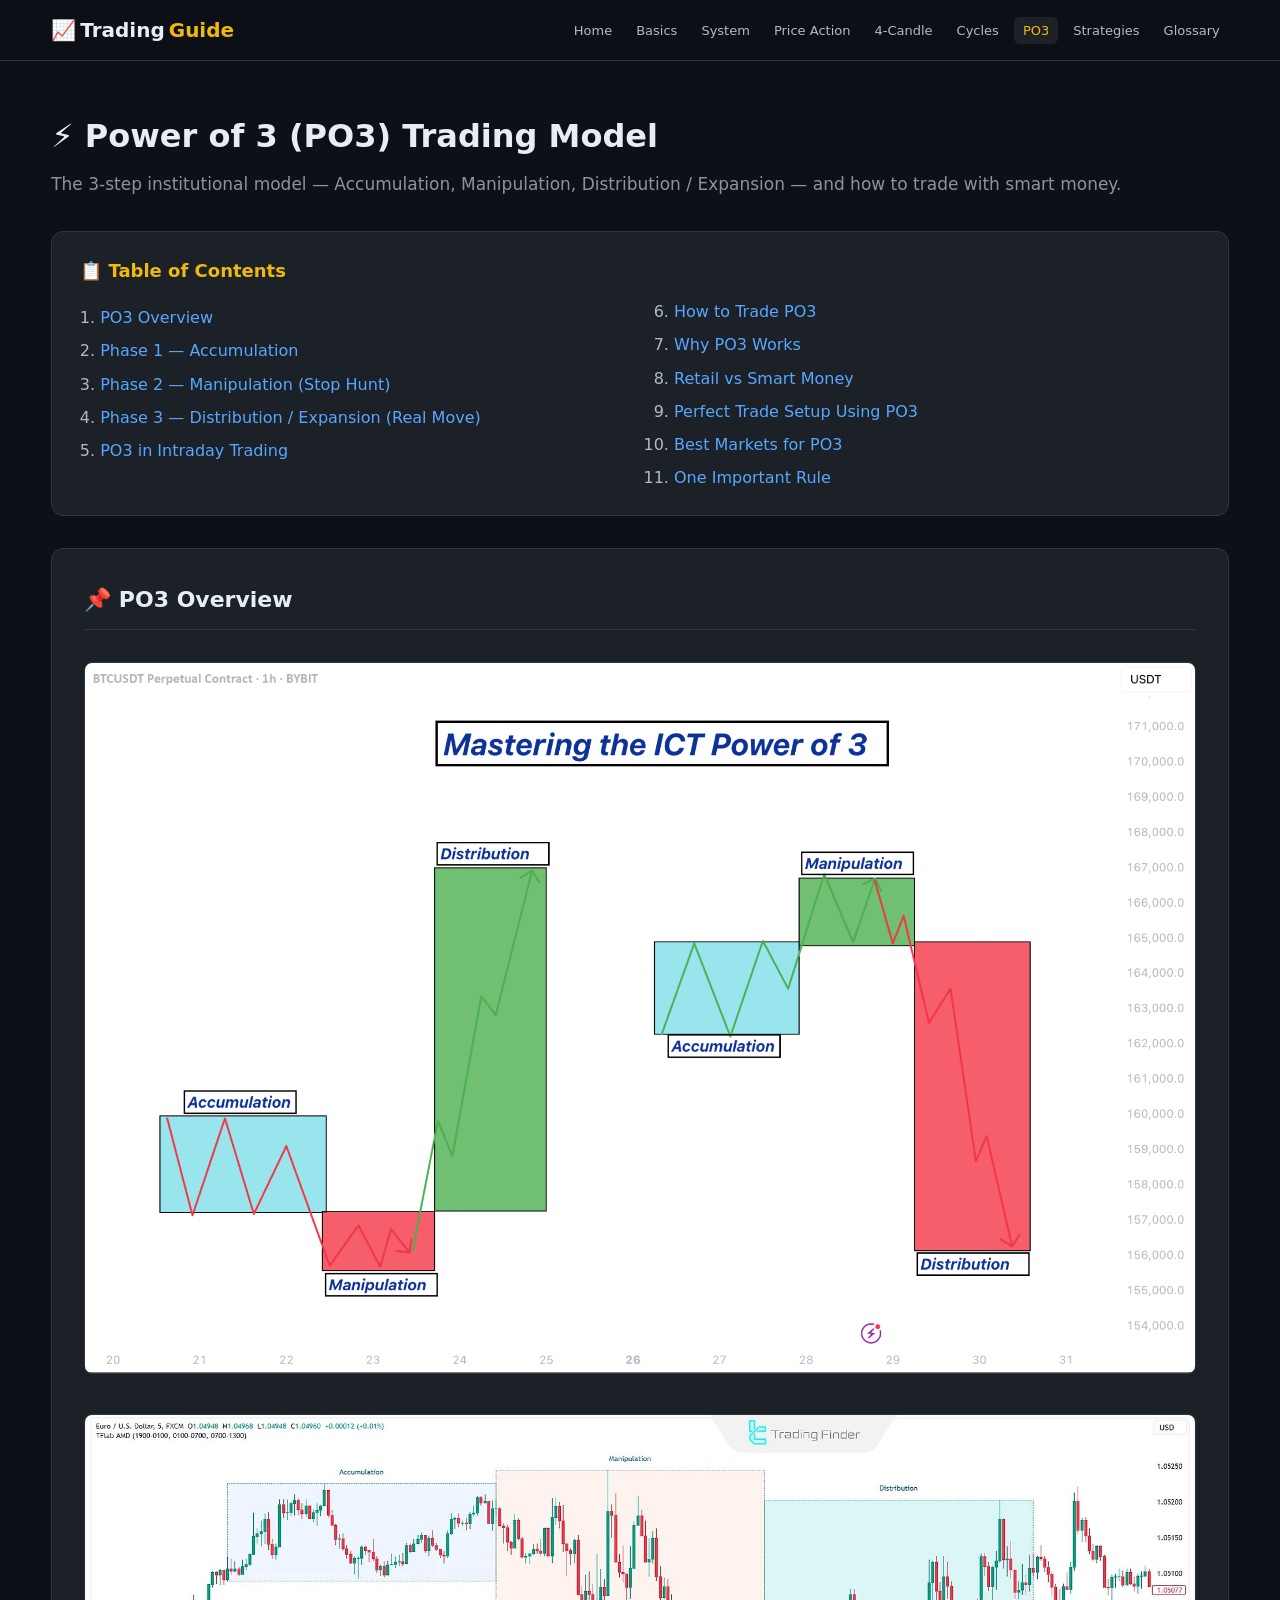
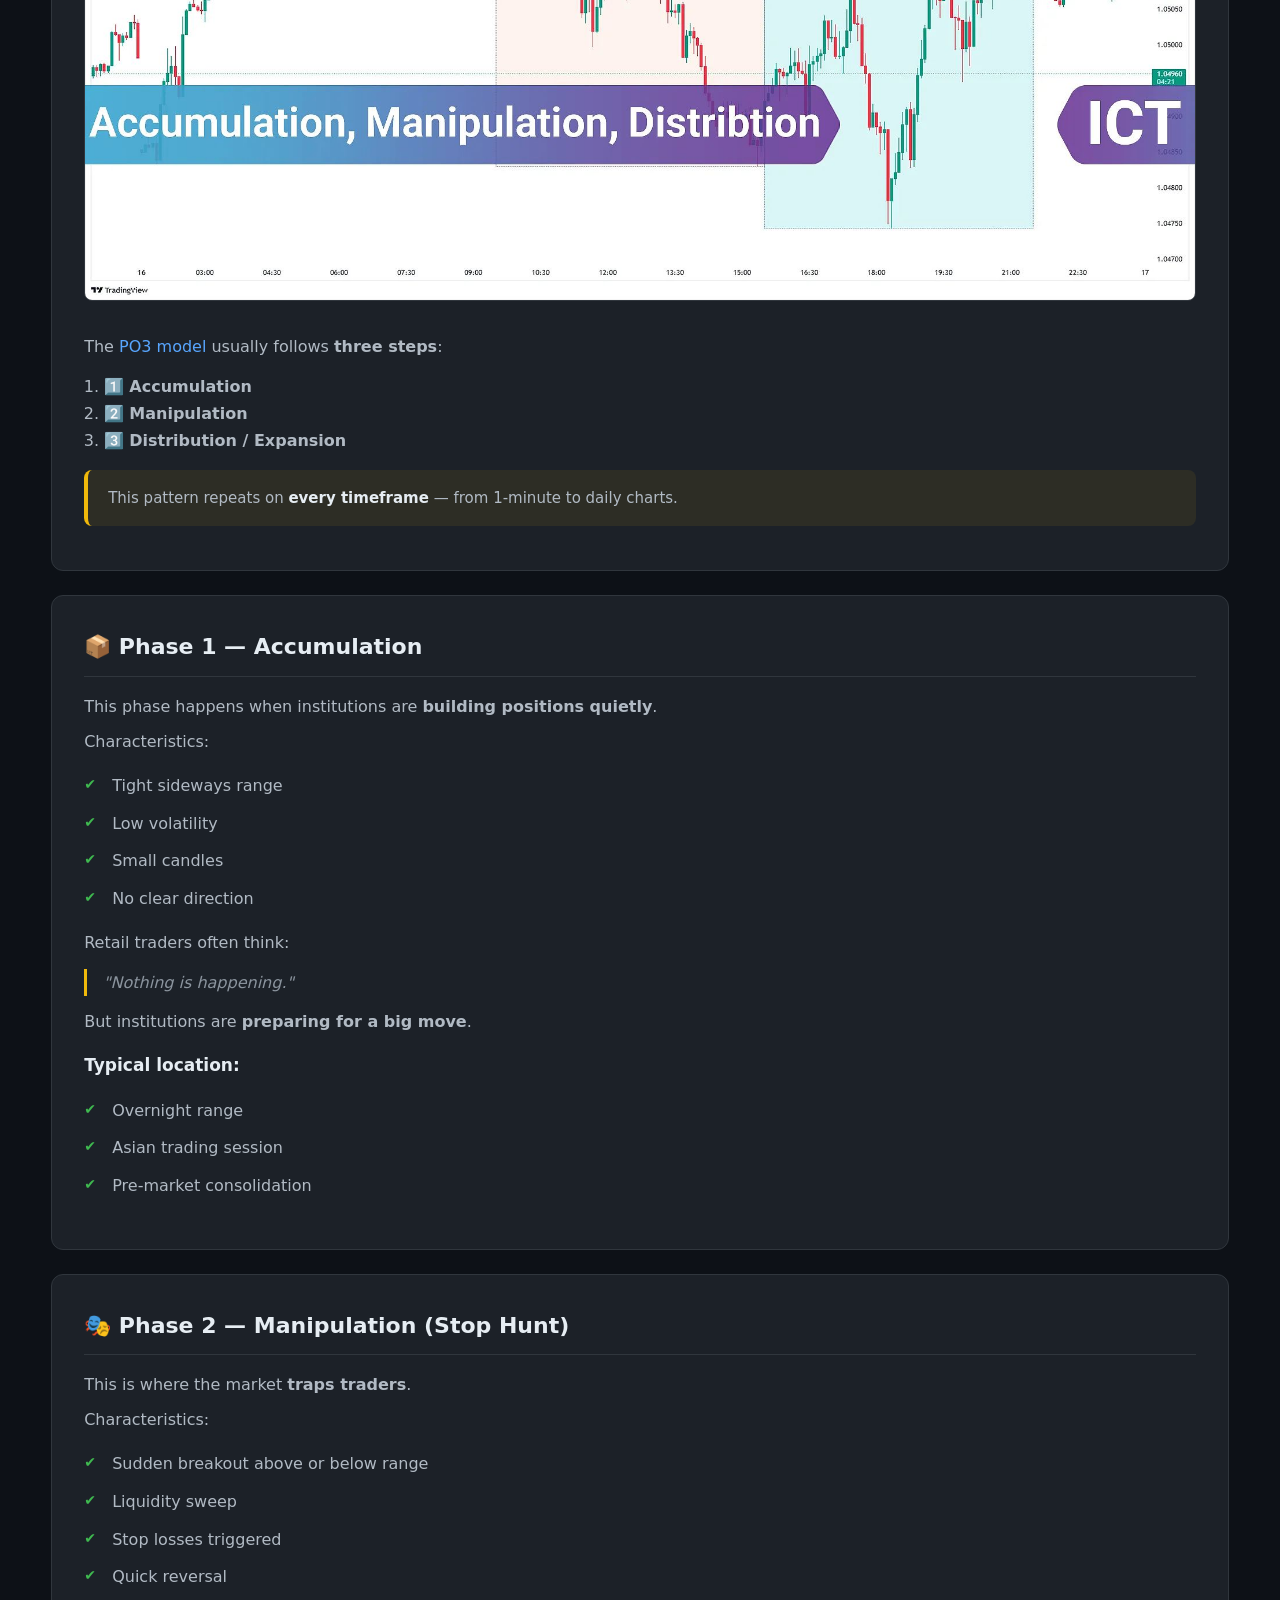
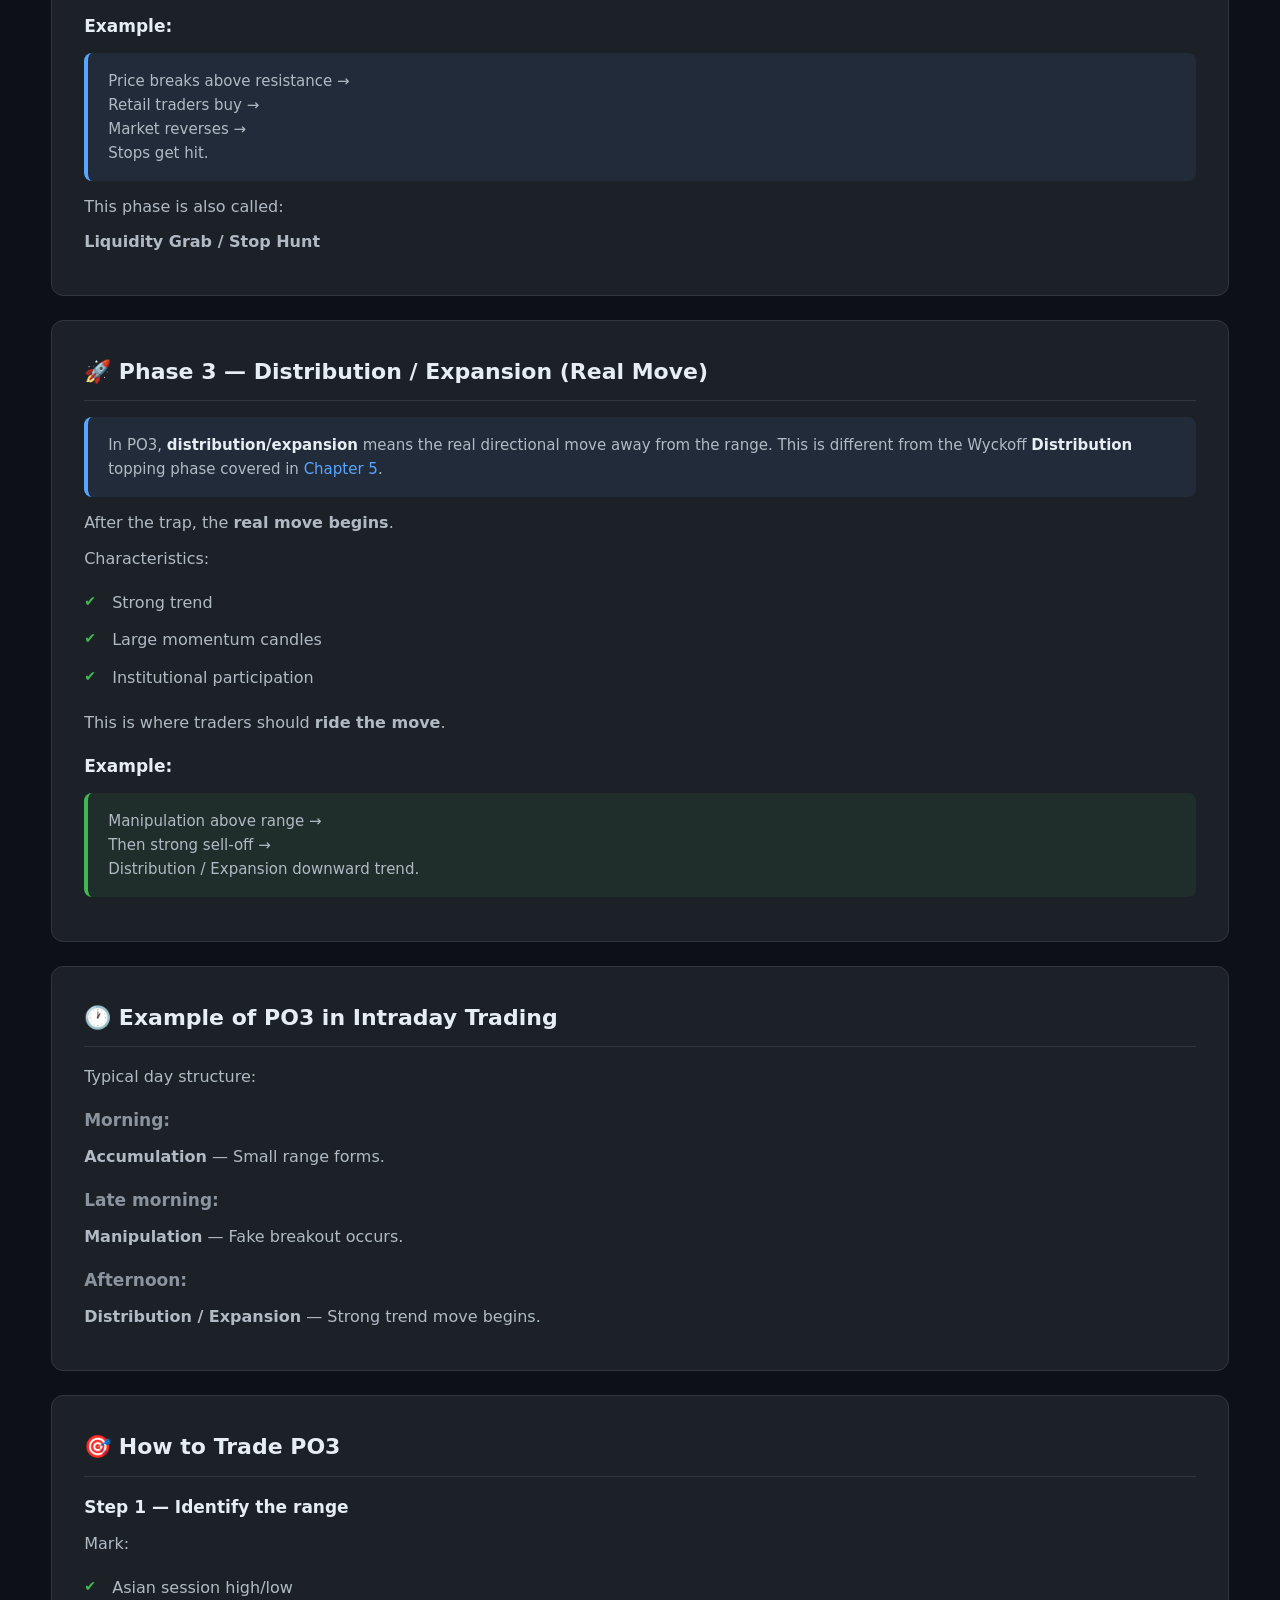
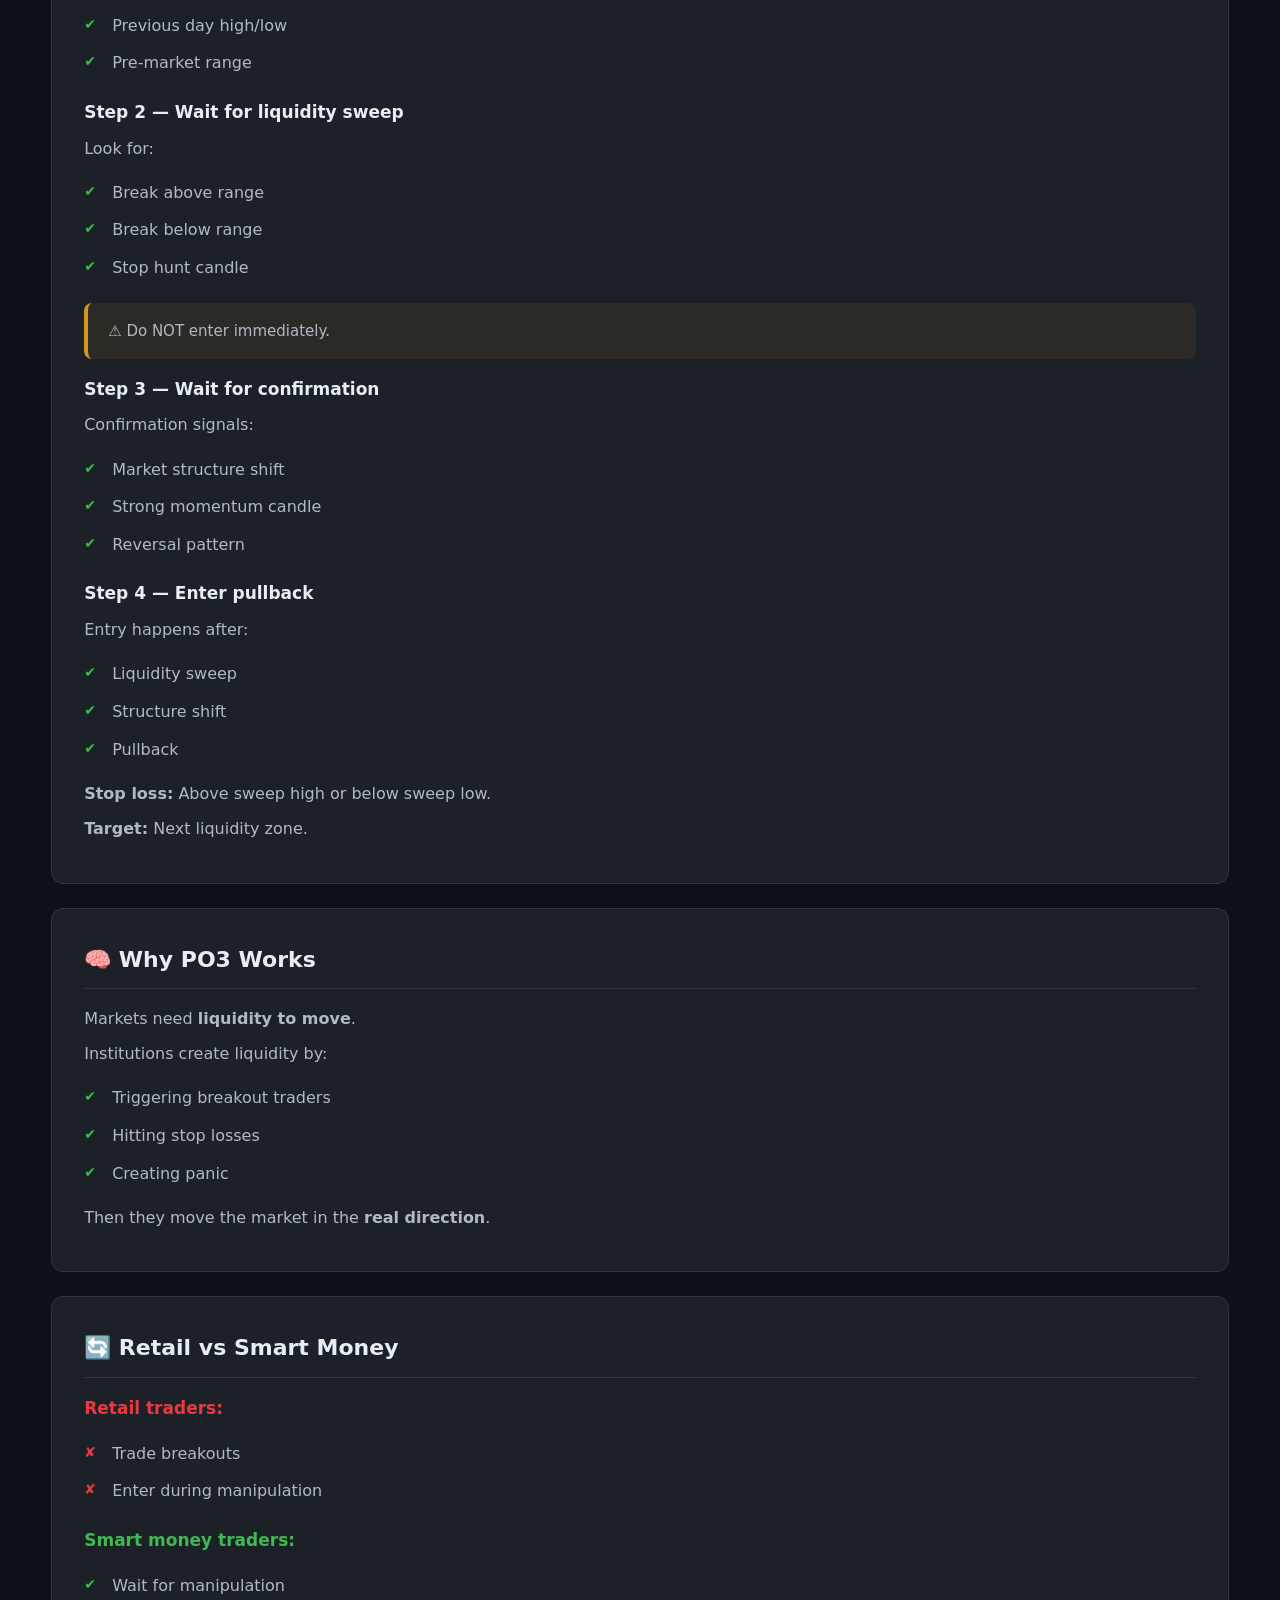
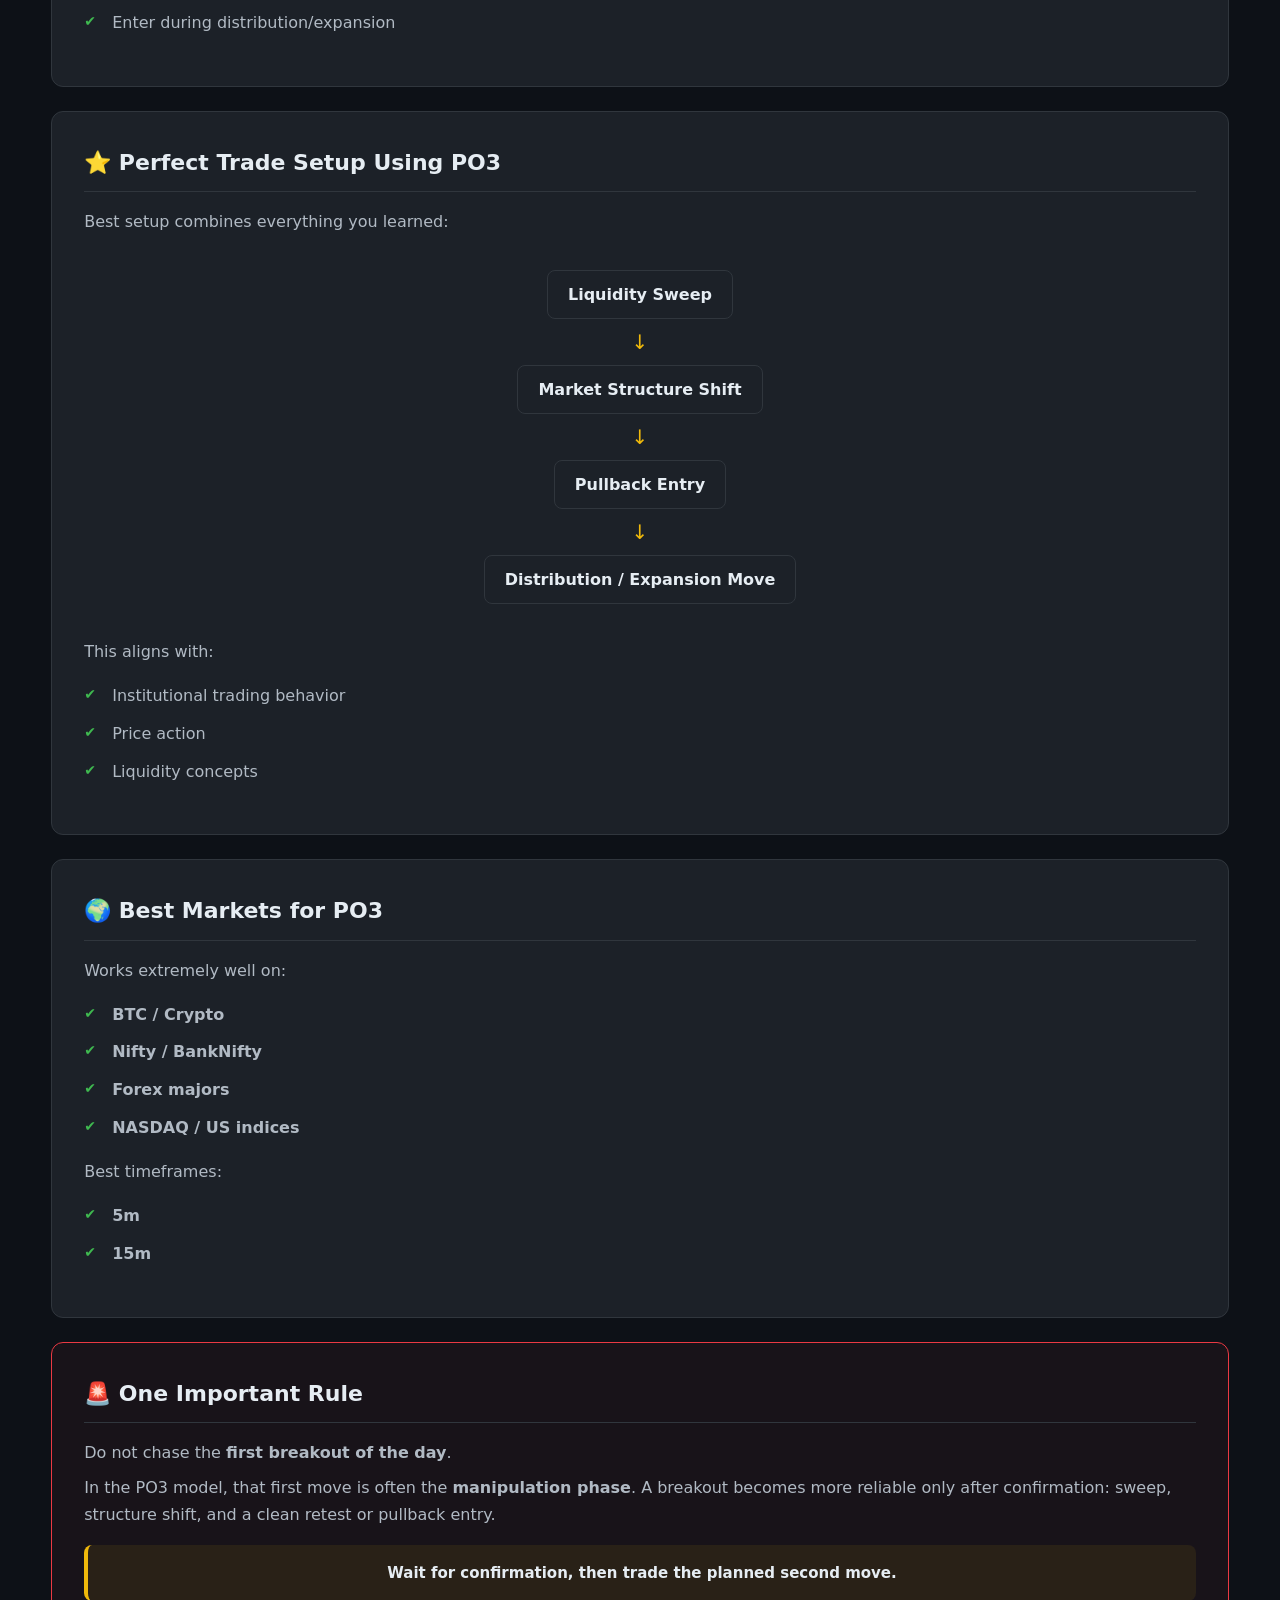
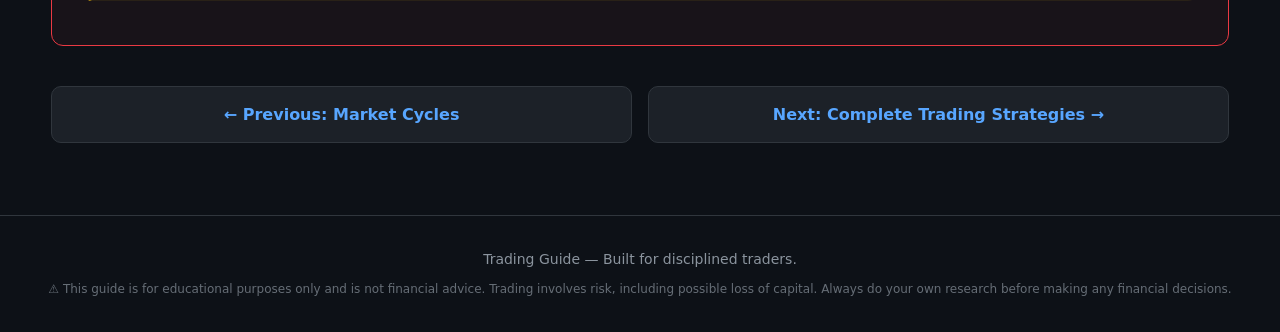
<file: TradingGuidePage6/TradingGuidePage6.html>
<!DOCTYPE html>
<html lang="en">
<head>
  <meta charset="UTF-8">
  <link rel="icon" type="image/svg+xml" href="../favicon.svg">
  <meta name="viewport" content="width=device-width, initial-scale=1.0">
  <title>Power of 3 (PO3) Trading Model — Trading Guide</title>
  <link rel="stylesheet" href="../styles.css">
  <style>
    .flow-chart { text-align: center; padding: 20px; }
    .flow-chart p { margin: 4px 0; color: var(--text-secondary); font-size: 14px; }
    .flow-chart .flow-step { display: inline-block; background: var(--card-bg); border: 1px solid var(--border-color); border-radius: 8px; padding: 10px 20px; margin: 6px 0; font-weight: 600; color: var(--text-primary); }
    .flow-chart .flow-arrow { color: var(--accent-gold); font-size: 20px; display: block; }
  </style>
</head>
<body>

  <nav class="navbar">
    <div class="navbar-inner">
      <a href="../index.html" class="nav-logo"><span aria-hidden="true">📈</span> Trading <span>Guide</span></a>
      <button class="nav-toggle" onclick="document.querySelector('.nav-links').classList.toggle('open')" aria-label="Toggle menu">
        <span></span><span></span><span></span>
      </button>
      <ul class="nav-links">
        <li><a href="../index.html">Home</a></li>
        <li><a href="../TradingGuidePage1/TradingGuidePage1.html">Basics</a></li>
        <li><a href="../TradingGuidePage2/TradingGuidePage2.html">System</a></li>
        <li><a href="../TradingGuidePage3/TradingGuidePage3.html">Price Action</a></li>
        <li><a href="../TradingGuidePage4/TradingGuidePage4.html">4-Candle</a></li>
        <li><a href="../TradingGuidePage5/TradingGuidePage5.html">Cycles</a></li>
        <li><a href="TradingGuidePage6.html" class="active">PO3</a></li>
        <li><a href="../TradingGuidePage7/TradingGuidePage7.html">Strategies</a></li>
        <li><a href="../glossary.html">Glossary</a></li>
      </ul>
    </div>
  </nav>

  <main class="main-content">

    <h1 class="page-title"><span aria-hidden="true">⚡</span> Power of 3 (PO3) Trading Model</h1>
    <p class="page-subtitle">The 3-step institutional model — Accumulation, Manipulation, Distribution / Expansion — and how to trade with smart money.</p>

    <div class="toc">
      <h3>📋 Table of Contents</h3>
      <ol>
        <li><a href="#overview">PO3 Overview</a></li>
        <li><a href="#accumulation">Phase 1 — Accumulation</a></li>
        <li><a href="#manipulation">Phase 2 — Manipulation (Stop Hunt)</a></li>
        <li><a href="#distribution">Phase 3 — Distribution / Expansion (Real Move)</a></li>
        <li><a href="#intraday">PO3 in Intraday Trading</a></li>
        <li><a href="#how-to-trade">How to Trade PO3</a></li>
        <li><a href="#why-works">Why PO3 Works</a></li>
        <li><a href="#retail-vs-smart">Retail vs Smart Money</a></li>
        <li><a href="#perfect-setup">Perfect Trade Setup Using PO3</a></li>
        <li><a href="#best-markets">Best Markets for PO3</a></li>
        <li><a href="#golden-rule">One Important Rule</a></li>
      </ol>
    </div>

    <div class="section-card" id="overview">
      <h2><span aria-hidden="true">📌</span> PO3 Overview</h2>
      <img src="images/image1.png" alt="Power of 3 Chart">
      <img src="images/image2.png" alt="PO3 Model">
      <p>The <a href="../glossary.html#po3">PO3 model</a> usually follows <strong>three steps</strong>:</p>
      <ol class="note-list">
        <li>1️⃣ <strong>Accumulation</strong></li>
        <li>2️⃣ <strong>Manipulation</strong></li>
        <li>3️⃣ <strong>Distribution / Expansion</strong></li>
      </ol>
      <div class="callout callout-gold mt-2">
        This pattern repeats on <strong>every timeframe</strong> — from 1-minute to daily charts.
      </div>
    </div>

    <div class="section-card" id="accumulation">
      <h2><span aria-hidden="true">📦</span> Phase 1 — Accumulation</h2>
      <p>This phase happens when institutions are <strong>building positions quietly</strong>.</p>
      <p>Characteristics:</p>
      <ul class="checklist">
        <li>Tight sideways range</li>
        <li>Low volatility</li>
        <li>Small candles</li>
        <li>No clear direction</li>
      </ul>
      <p>Retail traders often think:</p>
      <blockquote class="quote-note">
        "Nothing is happening."
      </blockquote>
      <p>But institutions are <strong>preparing for a big move</strong>.</p>
      <h3 class="mt-2">Typical location:</h3>
      <ul class="checklist">
        <li>Overnight range</li>
        <li>Asian trading session</li>
        <li>Pre-market consolidation</li>
      </ul>
    </div>

    <div class="section-card" id="manipulation">
      <h2><span aria-hidden="true">🎭</span> Phase 2 — Manipulation (Stop Hunt)</h2>
      <p>This is where the market <strong>traps traders</strong>.</p>
      <p>Characteristics:</p>
      <ul class="checklist">
        <li>Sudden breakout above or below range</li>
        <li>Liquidity sweep</li>
        <li>Stop losses triggered</li>
        <li>Quick reversal</li>
      </ul>
      <h3 class="mt-2">Example:</h3>
      <div class="callout callout-blue">
        Price breaks above resistance →<br>
        Retail traders buy →<br>
        Market reverses →<br>
        Stops get hit.
      </div>
      <p>This phase is also called:</p>
      <p><strong>Liquidity Grab / Stop Hunt</strong></p>
    </div>

    <div class="section-card" id="distribution">
      <h2><span aria-hidden="true">🚀</span> Phase 3 — Distribution / Expansion (Real Move)</h2>
      <div class="callout callout-blue mt-2">
        In PO3, <strong>distribution/expansion</strong> means the real directional move away from the range. This is different from the Wyckoff <strong>Distribution</strong> topping phase covered in <a href="../TradingGuidePage5/TradingGuidePage5.html#phase4">Chapter 5</a>.
      </div>
      <p>After the trap, the <strong>real move begins</strong>.</p>
      <p>Characteristics:</p>
      <ul class="checklist">
        <li>Strong trend</li>
        <li>Large momentum candles</li>
        <li>Institutional participation</li>
      </ul>
      <p>This is where traders should <strong>ride the move</strong>.</p>
      <h3 class="mt-2">Example:</h3>
      <div class="callout callout-green">
        Manipulation above range →<br>
        Then strong sell-off →<br>
        Distribution / Expansion downward trend.
      </div>
    </div>

    <div class="section-card" id="intraday">
      <h2><span aria-hidden="true">🕐</span> Example of PO3 in Intraday Trading</h2>
      <p>Typical day structure:</p>

      <h3 class="text-muted">Morning:</h3>
      <p><strong>Accumulation</strong> — Small range forms.</p>

      <h3 class="text-muted mt-2">Late morning:</h3>
      <p><strong>Manipulation</strong> — Fake breakout occurs.</p>

      <h3 class="text-muted mt-2">Afternoon:</h3>
      <p><strong>Distribution / Expansion</strong> — Strong trend move begins.</p>
    </div>

    <div class="section-card" id="how-to-trade">
      <h2><span aria-hidden="true">🎯</span> How to Trade PO3</h2>

      <h3>Step 1 — Identify the range</h3>
      <p>Mark:</p>
      <ul class="checklist">
        <li>Asian session high/low</li>
        <li>Previous day high/low</li>
        <li>Pre-market range</li>
      </ul>

      <h3 class="mt-2">Step 2 — Wait for liquidity sweep</h3>
      <p>Look for:</p>
      <ul class="checklist">
        <li>Break above range</li>
        <li>Break below range</li>
        <li>Stop hunt candle</li>
      </ul>
      <div class="callout callout-warn mt-2">
        ⚠ Do NOT enter immediately.
      </div>

      <h3 class="mt-2">Step 3 — Wait for confirmation</h3>
      <p>Confirmation signals:</p>
      <ul class="checklist">
        <li>Market structure shift</li>
        <li>Strong momentum candle</li>
        <li>Reversal pattern</li>
      </ul>

      <h3 class="mt-2">Step 4 — Enter pullback</h3>
      <p>Entry happens after:</p>
      <ul class="checklist">
        <li>Liquidity sweep</li>
        <li>Structure shift</li>
        <li>Pullback</li>
      </ul>
      <p><strong>Stop loss:</strong> Above sweep high or below sweep low.</p>
      <p><strong>Target:</strong> Next liquidity zone.</p>
    </div>

    <div class="section-card" id="why-works">
      <h2><span aria-hidden="true">🧠</span> Why PO3 Works</h2>
      <p>Markets need <strong>liquidity to move</strong>.</p>
      <p>Institutions create liquidity by:</p>
      <ul class="checklist">
        <li>Triggering breakout traders</li>
        <li>Hitting stop losses</li>
        <li>Creating panic</li>
      </ul>
      <p>Then they move the market in the <strong>real direction</strong>.</p>
    </div>

    <div class="section-card" id="retail-vs-smart">
      <h2><span aria-hidden="true">🔄</span> Retail vs Smart Money</h2>

      <h3 class="text-red">Retail traders:</h3>
      <ul class="checklist checklist-bad">
        <li>Trade breakouts</li>
        <li>Enter during manipulation</li>
      </ul>

      <h3 class="text-green mt-2">Smart money traders:</h3>
      <ul class="checklist">
        <li>Wait for manipulation</li>
        <li>Enter during distribution/expansion</li>
      </ul>
    </div>

    <div class="section-card" id="perfect-setup">
      <h2><span aria-hidden="true">⭐</span> Perfect Trade Setup Using PO3</h2>
      <p>Best setup combines everything you learned:</p>

      <div class="flow-chart">
        <div class="flow-step">Liquidity Sweep</div>
        <span class="flow-arrow">↓</span>
        <div class="flow-step">Market Structure Shift</div>
        <span class="flow-arrow">↓</span>
        <div class="flow-step">Pullback Entry</div>
        <span class="flow-arrow">↓</span>
        <div class="flow-step">Distribution / Expansion Move</div>
      </div>

      <p>This aligns with:</p>
      <ul class="checklist">
        <li>Institutional trading behavior</li>
        <li>Price action</li>
        <li>Liquidity concepts</li>
      </ul>
    </div>

    <div class="section-card" id="best-markets">
      <h2><span aria-hidden="true">🌍</span> Best Markets for PO3</h2>
      <p>Works extremely well on:</p>
      <ul class="checklist">
        <li><strong>BTC / Crypto</strong></li>
        <li><strong>Nifty / BankNifty</strong></li>
        <li><strong>Forex majors</strong></li>
        <li><strong>NASDAQ / US indices</strong></li>
      </ul>
      <p>Best timeframes:</p>
      <ul class="checklist">
        <li><strong>5m</strong></li>
        <li><strong>15m</strong></li>
      </ul>
    </div>

    <div class="section-card danger-card" id="golden-rule">
      <h2><span aria-hidden="true">🚨</span> One Important Rule</h2>
      <p>Do not chase the <strong>first breakout of the day</strong>.</p>
      <p>In the PO3 model, that first move is often the <strong>manipulation phase</strong>. A breakout becomes more reliable only after confirmation: sweep, structure shift, and a clean retest or pullback entry.</p>
      <div class="callout callout-gold mt-2 text-center">
        <strong>Wait for confirmation, then trade the planned second move.</strong>
      </div>
    </div>

    <div class="page-nav">
      <a href="../TradingGuidePage5/TradingGuidePage5.html">← Previous: Market Cycles</a>
      <a href="../TradingGuidePage7/TradingGuidePage7.html">Next: Complete Trading Strategies →</a>
    </div>

  </main>

  <footer class="footer">
    <p>Trading Guide — Built for disciplined traders.</p>
    <p class="disclaimer">⚠ This guide is for educational purposes only and is not financial advice. Trading involves risk, including possible loss of capital. Always do your own research before making any financial decisions.</p>
  </footer>

</body>
</html>
</file>
<file: styles.css>
/* ===== CSS Variables ===== */
:root {
  --bg-primary: #0d1117;
  --bg-secondary: #161b22;
  --card-bg: #1c2128;
  --border-color: #30363d;
  --text-primary: #e6edf3;
  --text-secondary: #b1bac4;
  --text-muted: #8b949e;
  --accent-green: #3fb950;
  --accent-red: #ea3943;
  --accent-gold: #f0b90b;
  --accent-blue: #58a6ff;
  --link-color: #58a6ff;
  --nav-bg: rgba(13, 17, 23, 0.95);
  --font-main: 'Segoe UI', system-ui, -apple-system, sans-serif;
  --layout-max-width: 1760px;
  --layout-gutter: clamp(20px, 4vw, 64px);
}

/* ===== Reset ===== */
*, *::before, *::after { box-sizing: border-box; margin: 0; padding: 0; }

html { scroll-behavior: smooth; }

body {
  font-family: var(--font-main);
  background: var(--bg-primary);
  color: var(--text-primary);
  line-height: 1.7;
  font-size: 16px;
}

a { color: var(--link-color); text-decoration: none; transition: color 0.2s; }
a:hover { color: var(--accent-gold); }

img { max-width: 100%; height: auto; }

/* ===== Navbar ===== */
.navbar {
  position: sticky;
  top: 0;
  z-index: 1000;
  background: var(--nav-bg);
  backdrop-filter: blur(12px);
  border-bottom: 1px solid var(--border-color);
  padding: 0 var(--layout-gutter);
}

.navbar-inner {
  max-width: var(--layout-max-width);
  margin: 0 auto;
  display: flex;
  align-items: center;
  justify-content: space-between;
  height: 60px;
}

.nav-logo {
  font-size: 20px;
  font-weight: 700;
  color: var(--text-primary);
  display: flex;
  align-items: center;
  gap: 4px;
}
.nav-logo span { color: var(--accent-gold); }
.nav-logo:hover { color: var(--text-primary); }

.nav-links {
  list-style: none;
  display: flex;
  gap: 6px;
  align-items: center;
}

.nav-links a {
  padding: 6px 9px;
  border-radius: 6px;
  font-size: 13px;
  color: var(--text-secondary);
  transition: all 0.2s;
}
.nav-links a:hover, .nav-links a.active {
  background: var(--card-bg);
  color: var(--accent-gold);
}

.nav-toggle { display: none; background: none; border: none; cursor: pointer; padding: 8px; }
.nav-toggle span {
  display: block; width: 22px; height: 2px;
  background: var(--text-primary); margin: 5px 0;
  border-radius: 2px; transition: 0.3s;
}

@media (max-width: 900px) {
  .nav-toggle { display: block; }
  .nav-links {
    display: none;
    position: absolute;
    top: 60px; left: 0; right: 0;
    background: var(--bg-secondary);
    border-bottom: 1px solid var(--border-color);
    flex-direction: column;
    padding: 12px 20px;
    gap: 4px;
  }
  .nav-links.open { display: flex; }
  .nav-links a { display: block; padding: 10px 12px; }
}

/* ===== Main Content ===== */
.main-content {
  max-width: var(--layout-max-width);
  margin: 0 auto;
  padding: 48px var(--layout-gutter) 72px;
}

/* ===== Page Title ===== */
.page-title {
  font-size: 32px;
  font-weight: 800;
  margin-bottom: 8px;
  color: var(--text-primary);
}

.page-subtitle {
  font-size: 17px;
  color: var(--text-muted);
  margin-bottom: 32px;
  line-height: 1.6;
}

/* ===== Table of Contents ===== */
.toc {
  background: var(--card-bg);
  border: 1px solid var(--border-color);
  border-radius: 12px;
  padding: 24px 28px;
  margin-bottom: 32px;
}
.toc h3 { margin-bottom: 12px; color: var(--accent-gold); font-size: 18px; }
.toc ol { padding-left: 20px; }
.toc li { margin: 6px 0; color: var(--text-secondary); }
.toc a { color: var(--accent-blue); }
.toc a:hover { color: var(--accent-gold); text-decoration: underline; }

/* ===== Section Cards ===== */
.section-card {
  background: var(--card-bg);
  border: 1px solid var(--border-color);
  border-radius: 12px;
  padding: 32px;
  margin-bottom: 24px;
  transition: border-color 0.3s;
}
.section-card:hover { border-color: #484f58; }

.section-card img {
  max-width: 100%;
  height: auto;
  border-radius: 8px;
  margin: 16px 0;
  border: 1px solid var(--border-color);
}

.section-card h2 {
  font-size: 22px;
  font-weight: 700;
  margin-bottom: 16px;
  color: var(--text-primary);
  border-bottom: 1px solid var(--border-color);
  padding-bottom: 10px;
}

.section-card h3 {
  font-size: 17px;
  font-weight: 600;
  margin: 16px 0 8px;
  color: var(--text-primary);
}

.section-card p {
  color: var(--text-secondary);
  margin: 8px 0;
  line-height: 1.7;
}

/* ===== Checklists ===== */
.checklist {
  list-style: none;
  padding: 0;
  margin: 12px 0;
}
.checklist li {
  padding: 6px 0 6px 28px;
  position: relative;
  color: var(--text-secondary);
  line-height: 1.6;
}
.checklist li::before {
  content: '✔';
  position: absolute;
  left: 0;
  color: var(--accent-green);
  font-size: 14px;
}
.checklist-bad li::before { content: '✘'; color: var(--accent-red); }
.checklist-warn li::before { content: '⚠'; color: var(--accent-gold); }

/* ===== Callouts ===== */
.callout {
  border-radius: 8px;
  padding: 16px 20px;
  margin: 12px 0;
  border-left: 4px solid;
  font-size: 15px;
  line-height: 1.6;
}
.callout-gold { border-color: var(--accent-gold); background: rgba(240, 185, 11, 0.08); color: var(--text-secondary); }
.callout-green { border-color: var(--accent-green); background: rgba(63, 185, 80, 0.08); color: var(--text-secondary); }
.callout-red { border-color: var(--accent-red); background: rgba(234, 57, 67, 0.08); color: var(--text-secondary); }
.callout-blue { border-color: var(--accent-blue); background: rgba(88, 166, 255, 0.08); color: var(--text-secondary); }
.callout-warn { border-color: #d29922; background: rgba(210, 153, 34, 0.08); color: var(--text-secondary); }

.callout strong { color: var(--text-primary); }

.feature-callout { margin-top: 32px; }
.large-callout { font-size: 16px; }

.note-list {
  color: var(--text-secondary);
  padding-left: 20px;
  margin: 12px 0;
}

.quote-note {
  border-left: 3px solid var(--accent-gold);
  padding-left: 16px;
  color: var(--text-muted);
  font-style: italic;
  margin: 12px 0;
}

.highlight-card {
  border-color: var(--accent-gold);
  background: rgba(240, 185, 11, 0.05);
}

.danger-card {
  border-color: var(--accent-red);
  background: rgba(234, 57, 67, 0.05);
}

/* ===== Labels ===== */
.label {
  display: inline-block;
  padding: 4px 12px;
  border-radius: 20px;
  font-size: 13px;
  font-weight: 600;
  text-transform: uppercase;
  letter-spacing: 0.5px;
}
.label-bullish { background: rgba(63, 185, 80, 0.15); color: var(--accent-green); border: 1px solid rgba(63, 185, 80, 0.3); }
.label-bearish { background: rgba(234, 57, 67, 0.15); color: var(--accent-red); border: 1px solid rgba(234, 57, 67, 0.3); }
.label-warning { background: rgba(240, 185, 11, 0.15); color: var(--accent-gold); border: 1px solid rgba(240, 185, 11, 0.3); }

/* ===== Page Navigation ===== */
.page-nav {
  display: flex;
  justify-content: space-between;
  gap: 16px;
  margin-top: 40px;
  flex-wrap: wrap;
}
.page-nav a {
  background: var(--card-bg);
  border: 1px solid var(--border-color);
  border-radius: 10px;
  padding: 14px 24px;
  color: var(--accent-blue);
  font-weight: 600;
  transition: all 0.2s;
  flex: 1;
  text-align: center;
  min-width: 200px;
}
.page-nav a:hover {
  border-color: var(--accent-gold);
  color: var(--accent-gold);
  background: rgba(240, 185, 11, 0.05);
}

/* ===== Footer ===== */
.footer {
  text-align: center;
  padding: 32px 20px;
  border-top: 1px solid var(--border-color);
  color: var(--text-muted);
  font-size: 14px;
}
.footer .disclaimer {
  margin-top: 8px;
  font-size: 12px;
  color: var(--text-muted);
  opacity: 0.7;
}

/* ===== Hero Section (Index page) ===== */
.hero {
  text-align: center;
  padding: 60px 20px 40px;
}
.hero h1 { font-size: 42px; font-weight: 800; margin-bottom: 12px; }
.hero h1 span { color: var(--accent-gold); }
.hero p { font-size: 18px; color: var(--text-muted); max-width: 760px; margin: 0 auto 32px; }

.chapter-grid {
  display: grid;
  grid-template-columns: repeat(auto-fit, minmax(260px, 1fr));
  gap: 20px;
  margin: 32px 0;
}

.chapter-card {
  background: var(--card-bg);
  border: 1px solid var(--border-color);
  border-radius: 12px;
  padding: 24px;
  text-align: left;
  transition: all 0.3s;
  display: block;
}
.chapter-card:hover {
  border-color: var(--accent-gold);
  transform: translateY(-2px);
  box-shadow: 0 8px 24px rgba(0, 0, 0, 0.3);
}
.chapter-card .chapter-num {
  font-size: 28px;
  margin-bottom: 8px;
}
.chapter-card h3 { font-size: 17px; margin-bottom: 6px; color: var(--text-primary); }
.chapter-card p { font-size: 14px; color: var(--text-muted); line-height: 1.5; }

/* ===== Glossary ===== */
.glossary-grid {
  display: grid;
  grid-template-columns: repeat(auto-fit, minmax(280px, 1fr));
  gap: 20px;
}

.glossary-term {
  background: var(--card-bg);
  border: 1px solid var(--border-color);
  border-radius: 12px;
  padding: 20px;
}

.glossary-term h2 {
  color: var(--accent-gold);
  font-size: 18px;
  margin-bottom: 8px;
}

.glossary-term p {
  color: var(--text-secondary);
  font-size: 15px;
  line-height: 1.6;
}

.glossary-term .related {
  display: block;
  margin-top: 10px;
  color: var(--text-muted);
  font-size: 13px;
}

/* ===== Utility Classes ===== */
.mt-2 { margin-top: 16px !important; }
.mt-3 { margin-top: 24px !important; }
.mb-3 { margin-bottom: 24px !important; }
.text-center { text-align: center; }
.text-green { color: var(--accent-green) !important; }
.text-red { color: var(--accent-red) !important; }
.text-gold { color: var(--accent-gold) !important; }
.text-muted { color: var(--text-muted) !important; }

/* ===== Responsive ===== */
@media (min-width: 901px) {
  .toc ol {
    column-count: 2;
    column-gap: 48px;
  }

  .toc li {
    break-inside: avoid;
  }
}

@media (max-width: 600px) {
  .page-title { font-size: 26px; }
  .hero h1 { font-size: 32px; }
  .section-card { padding: 20px 18px; }
  .main-content { padding: 24px 16px 40px; }
}
</file>
